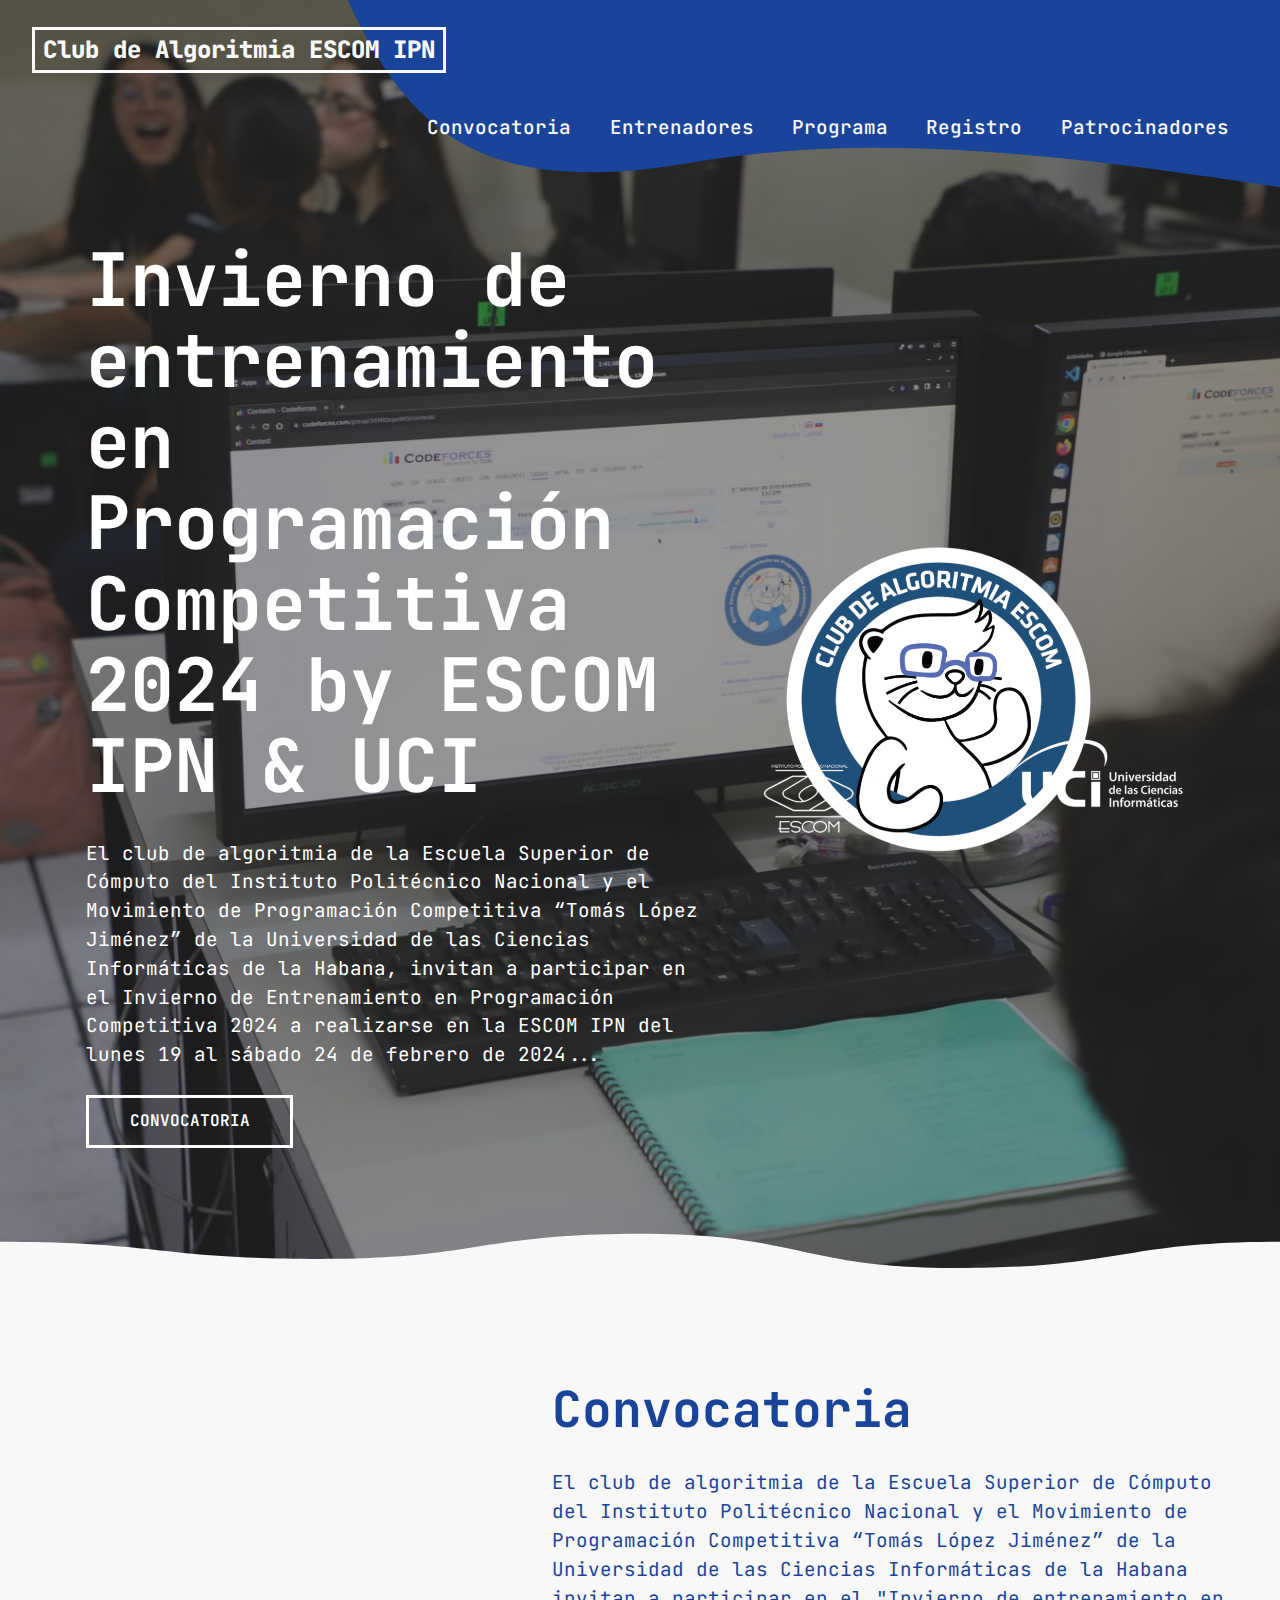
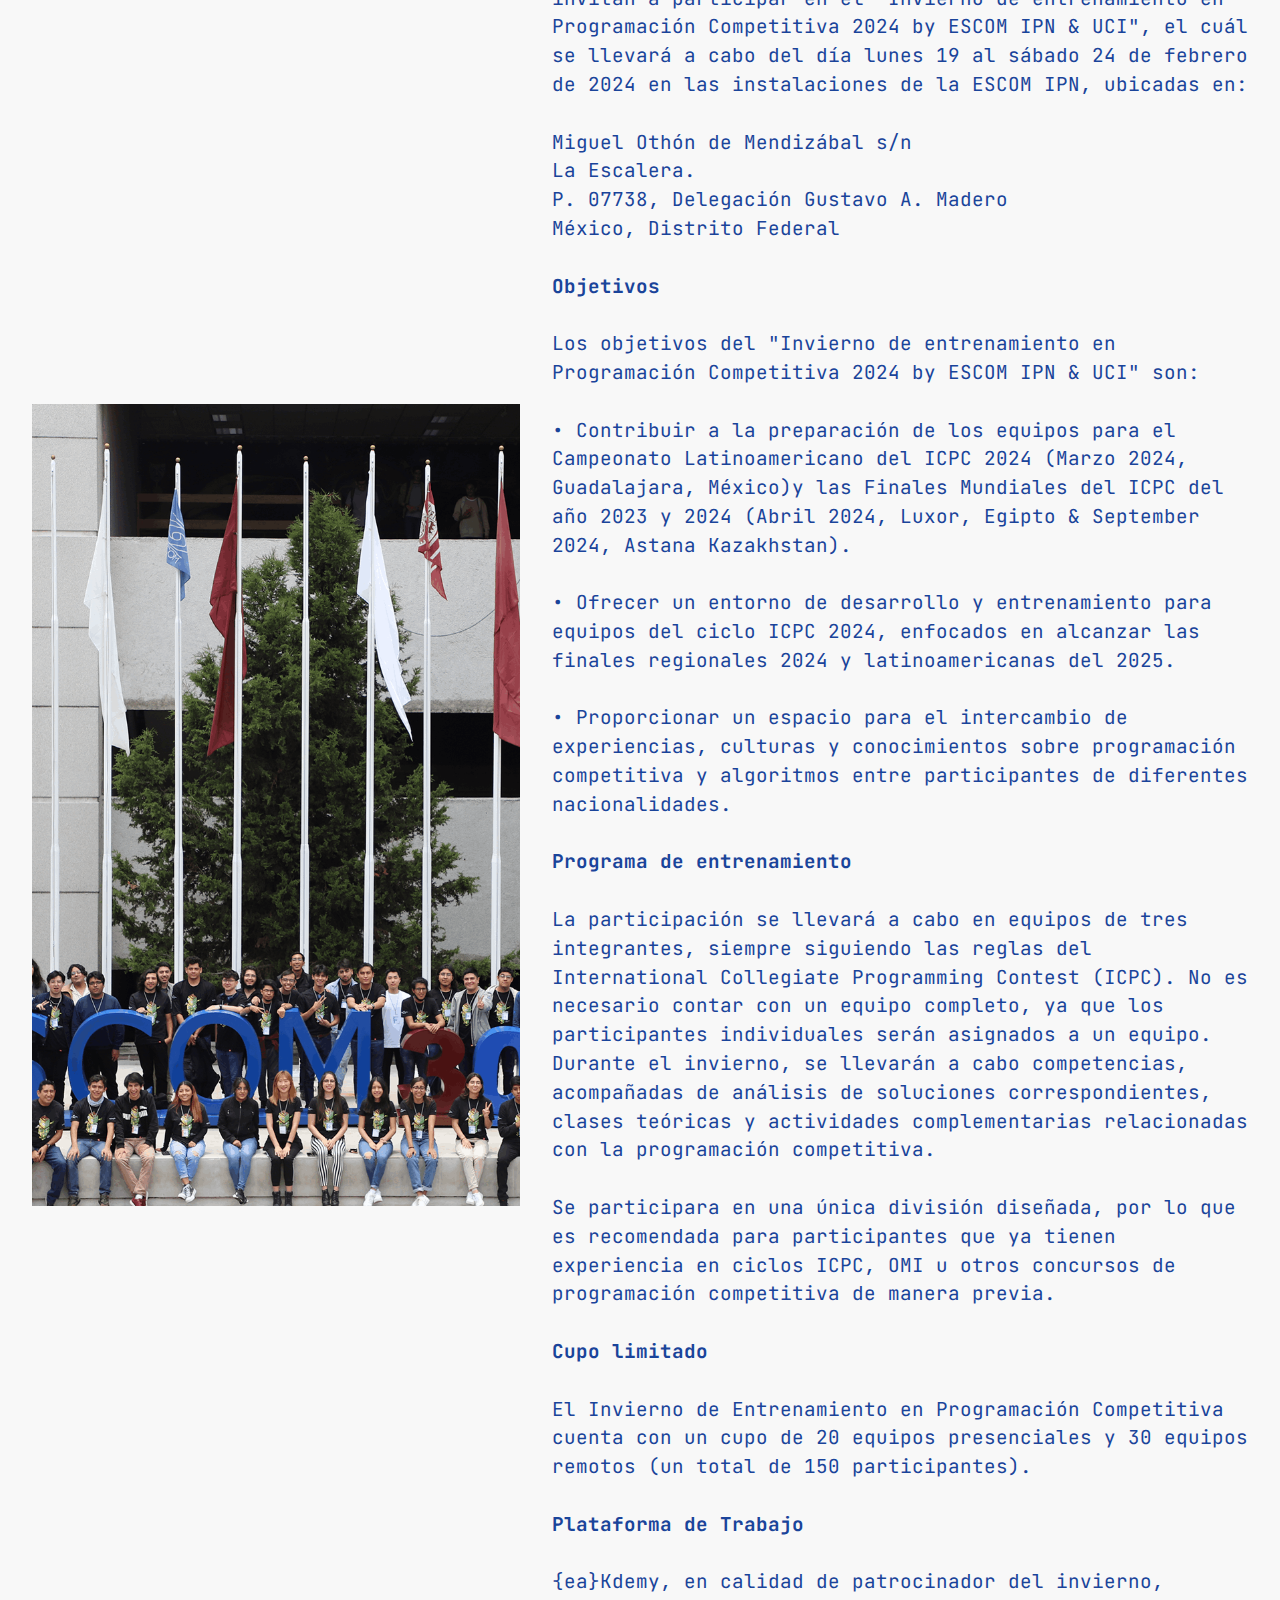
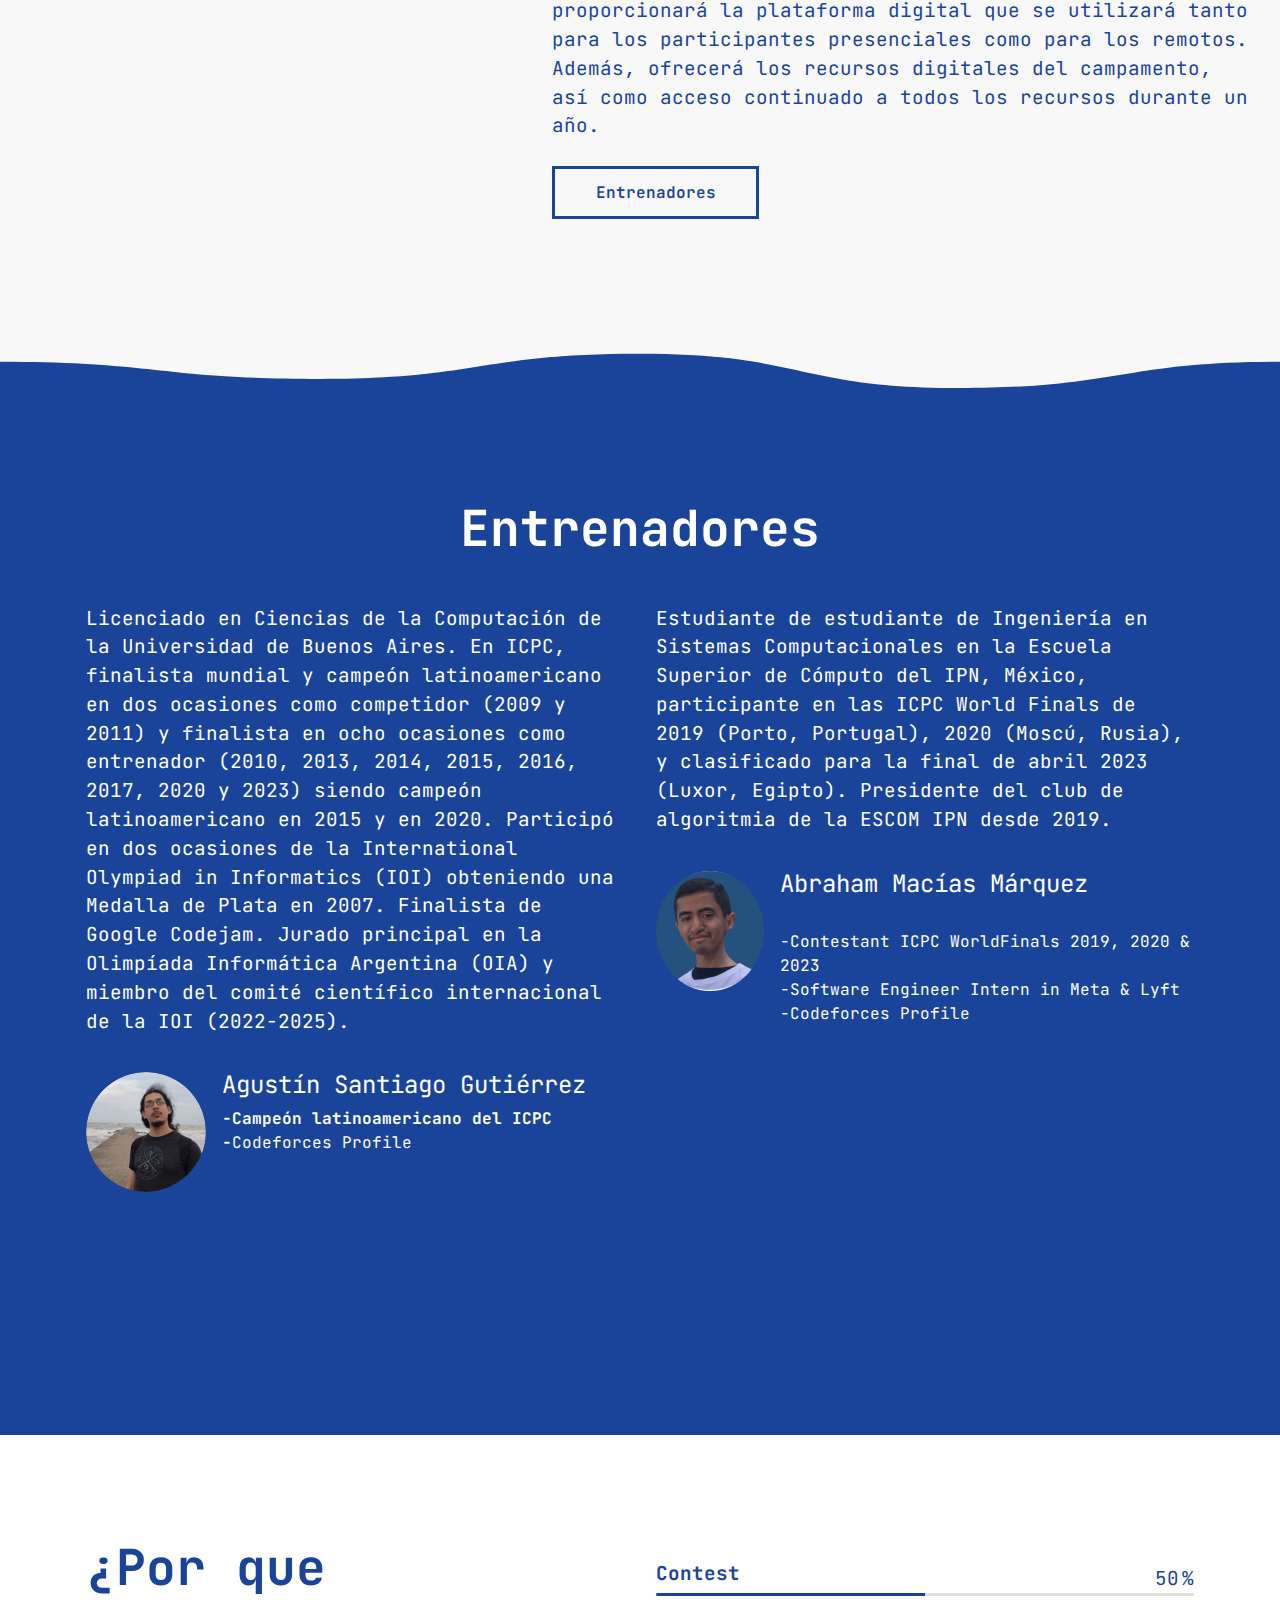
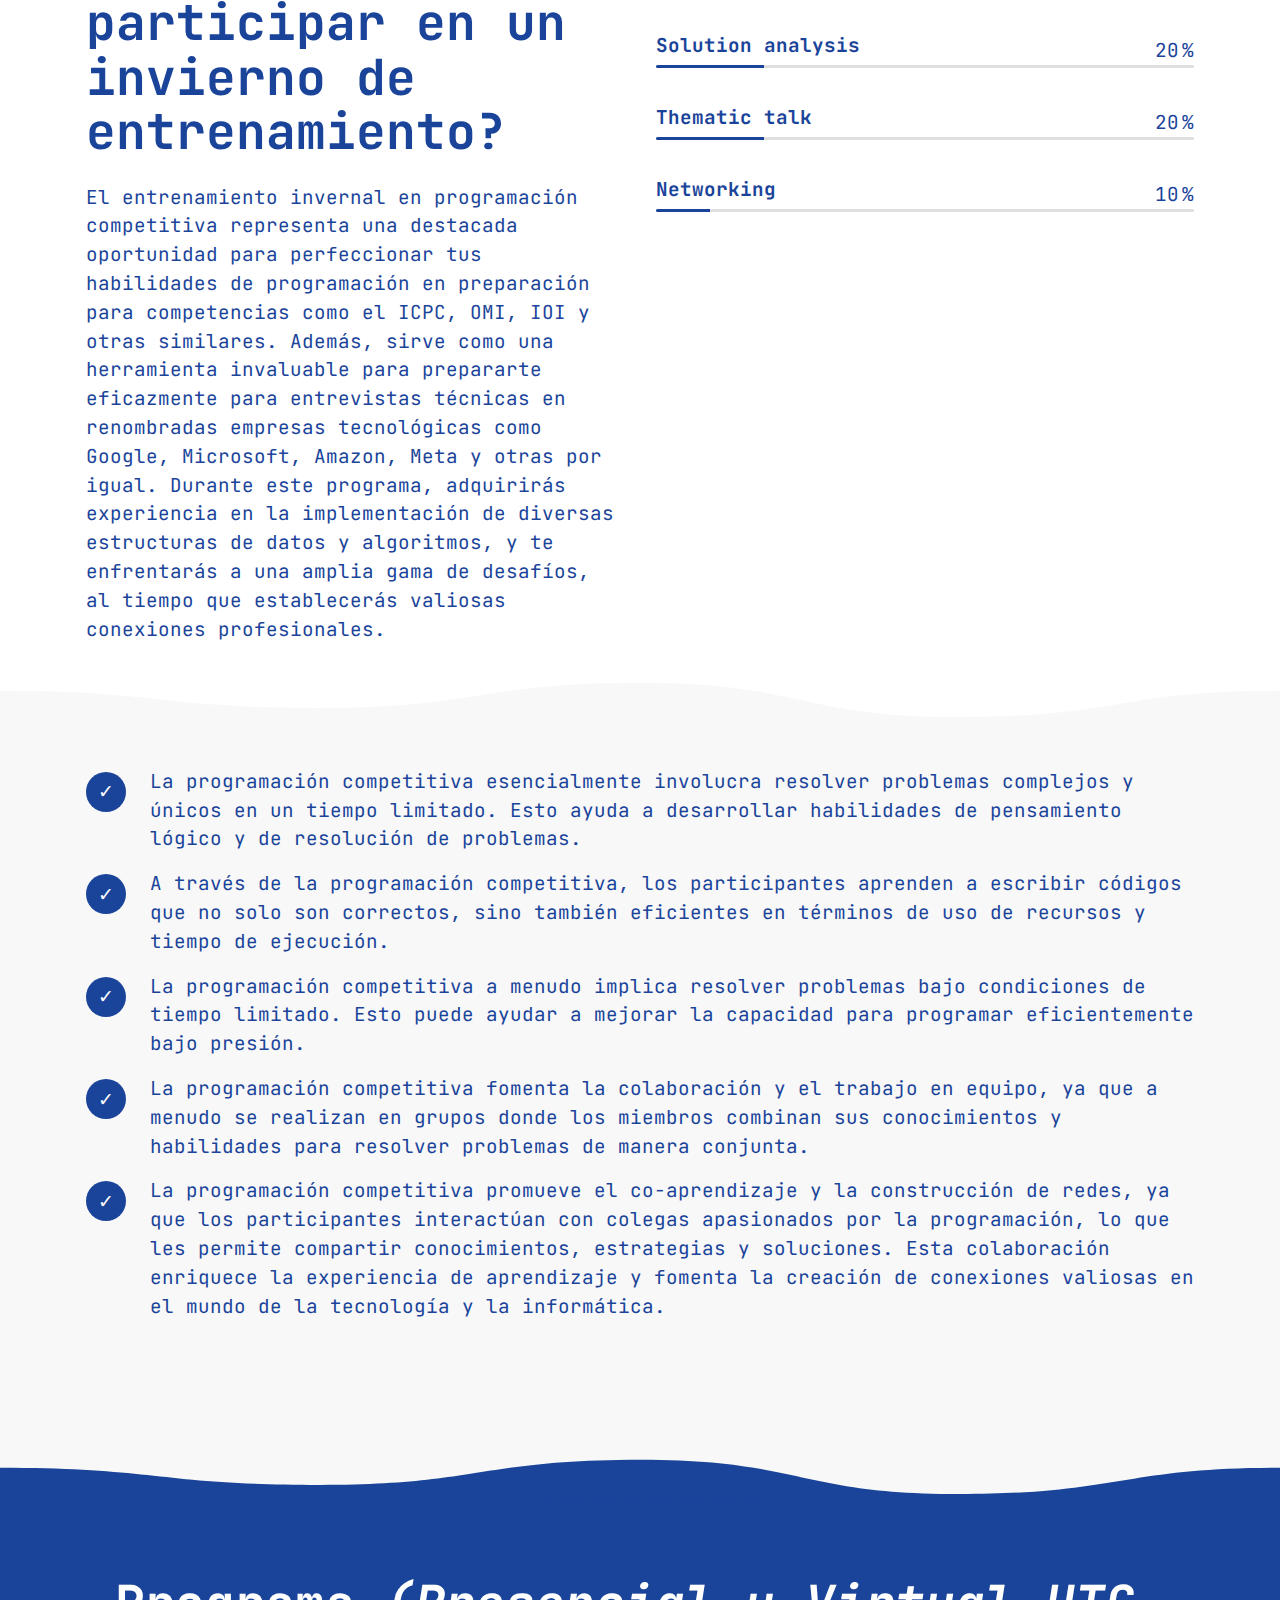
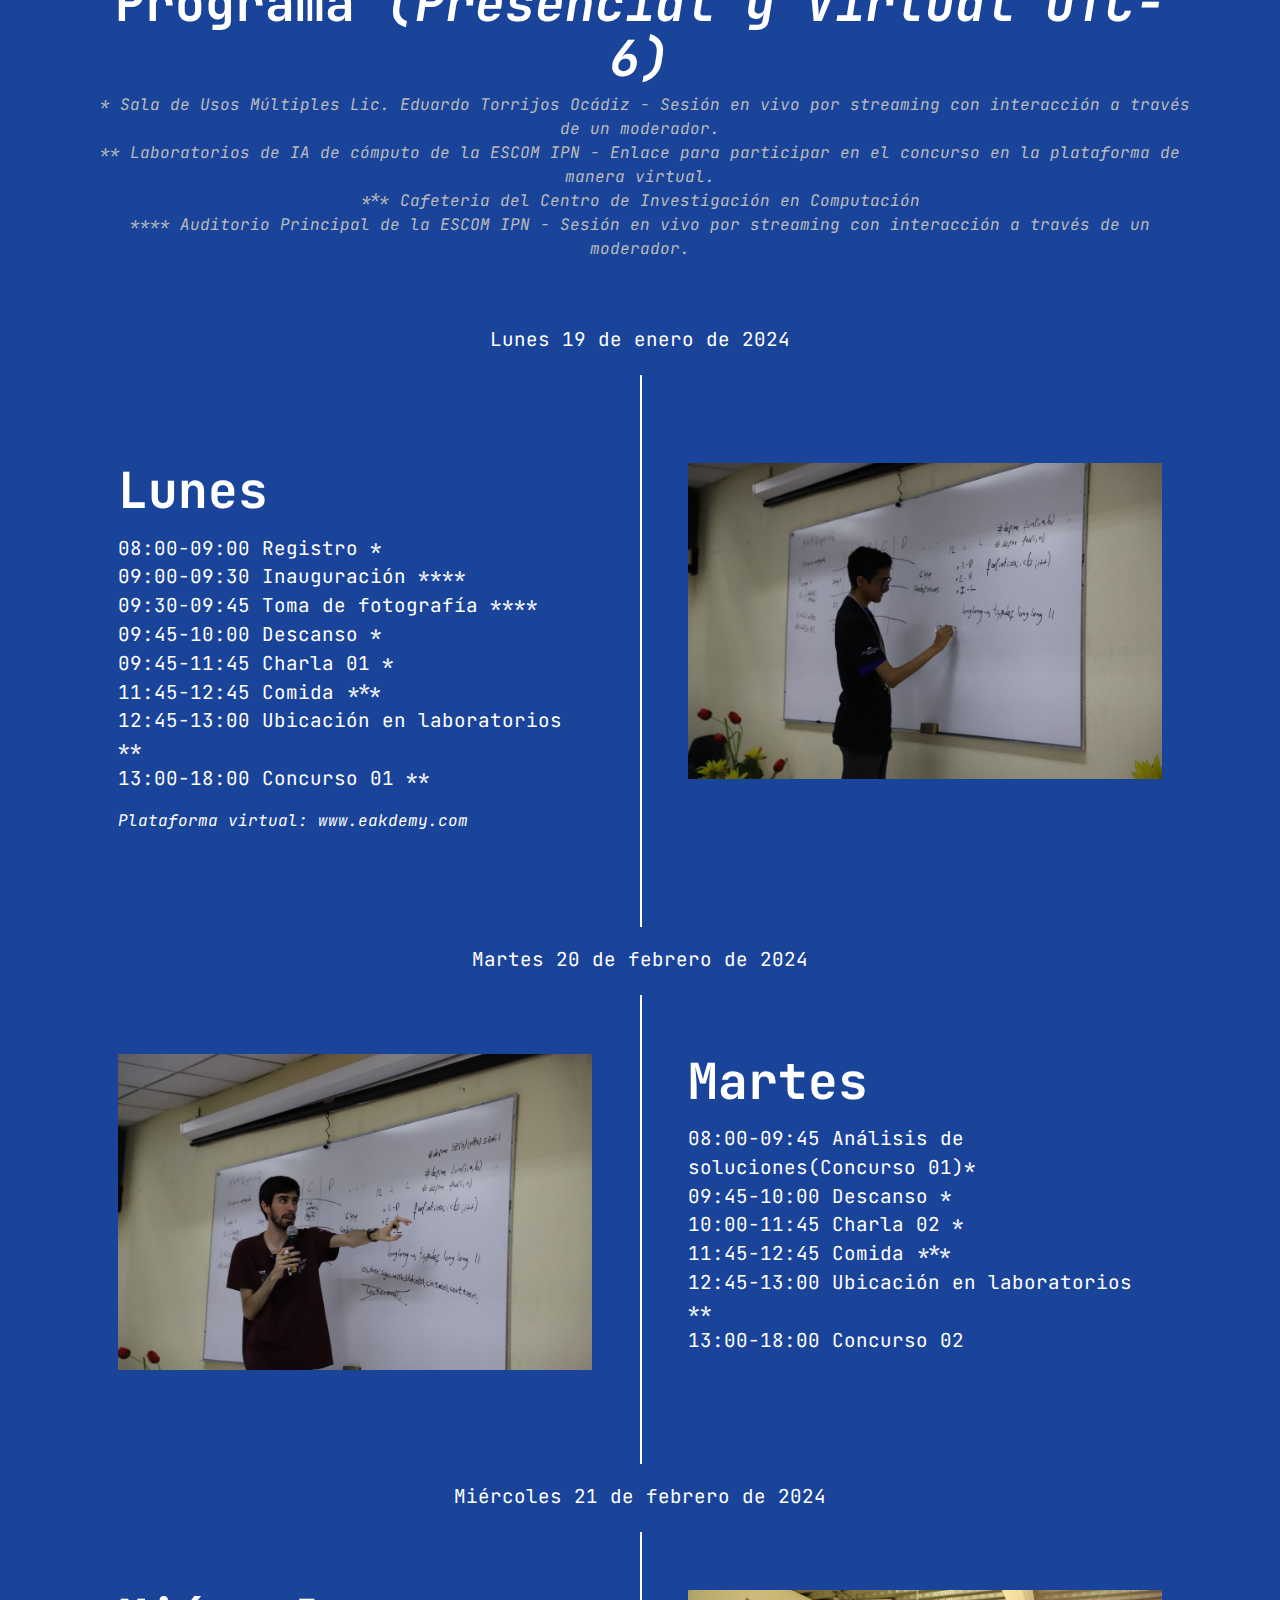
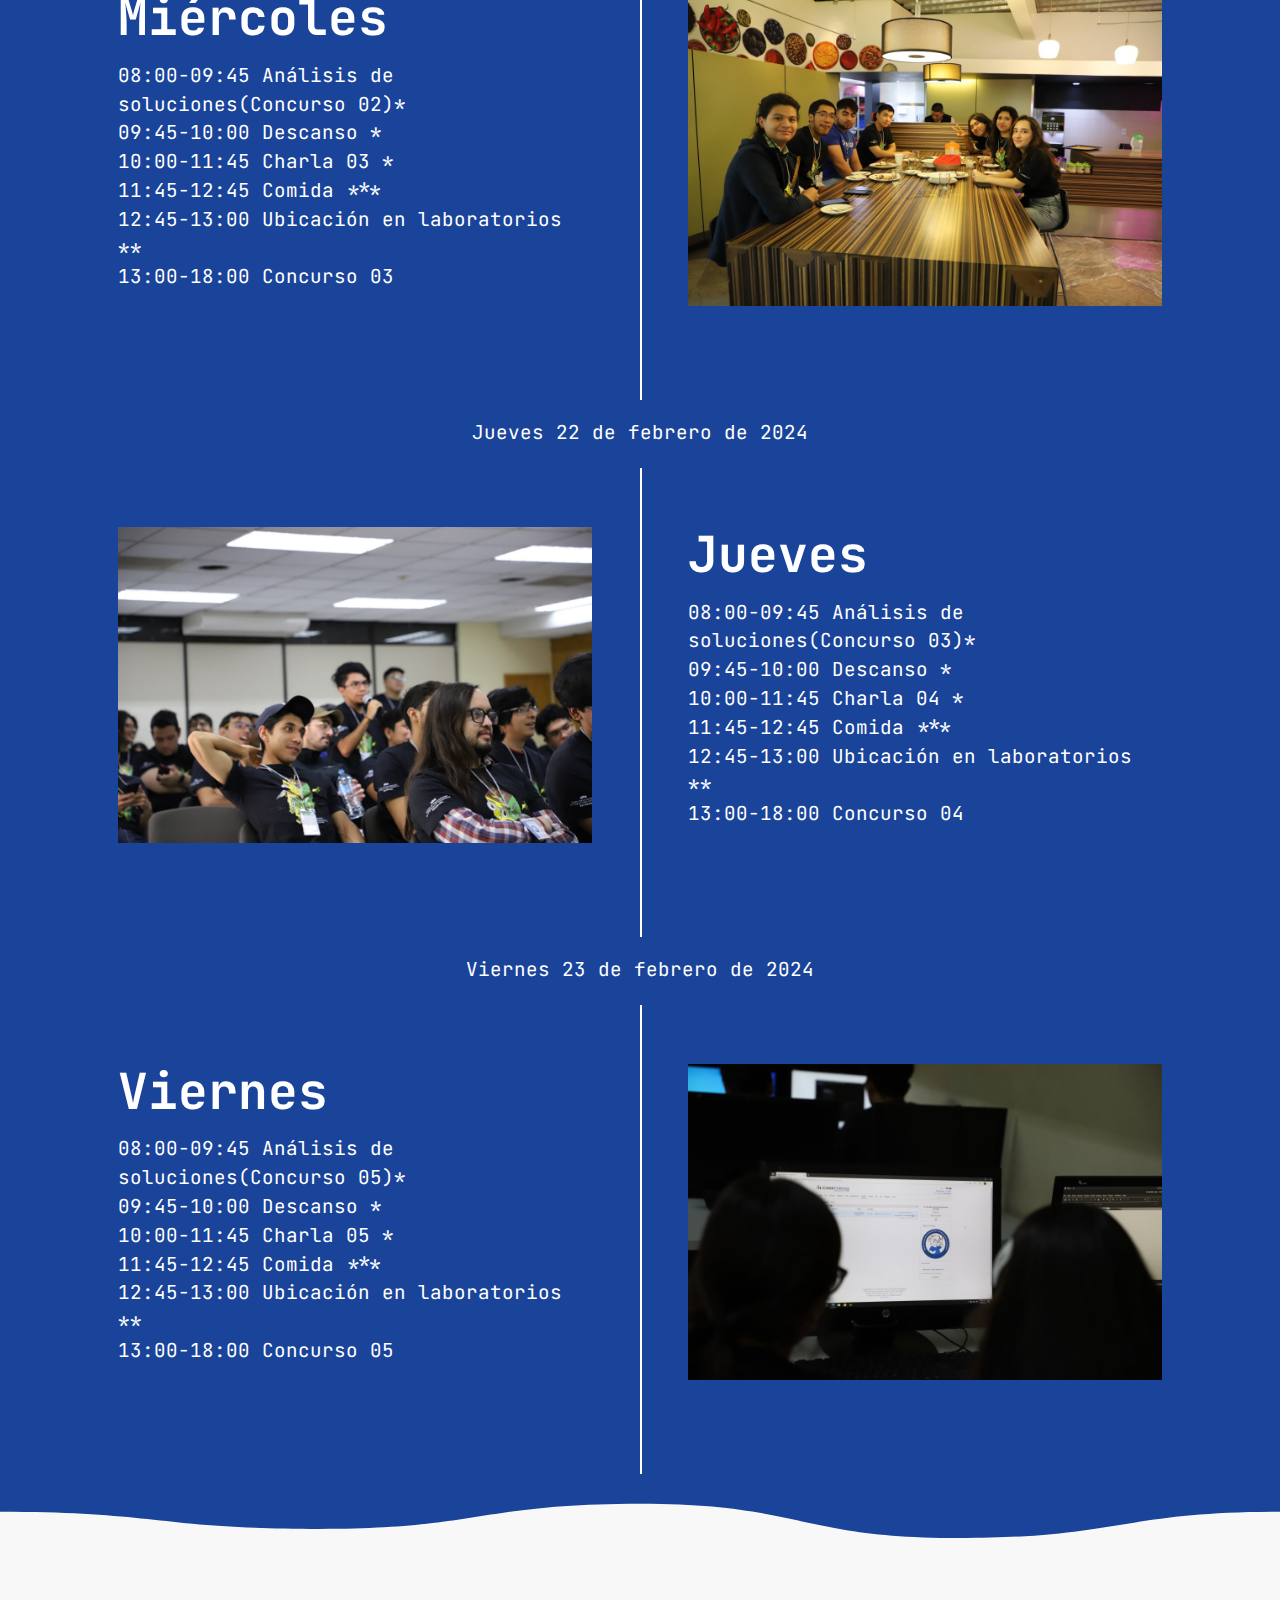
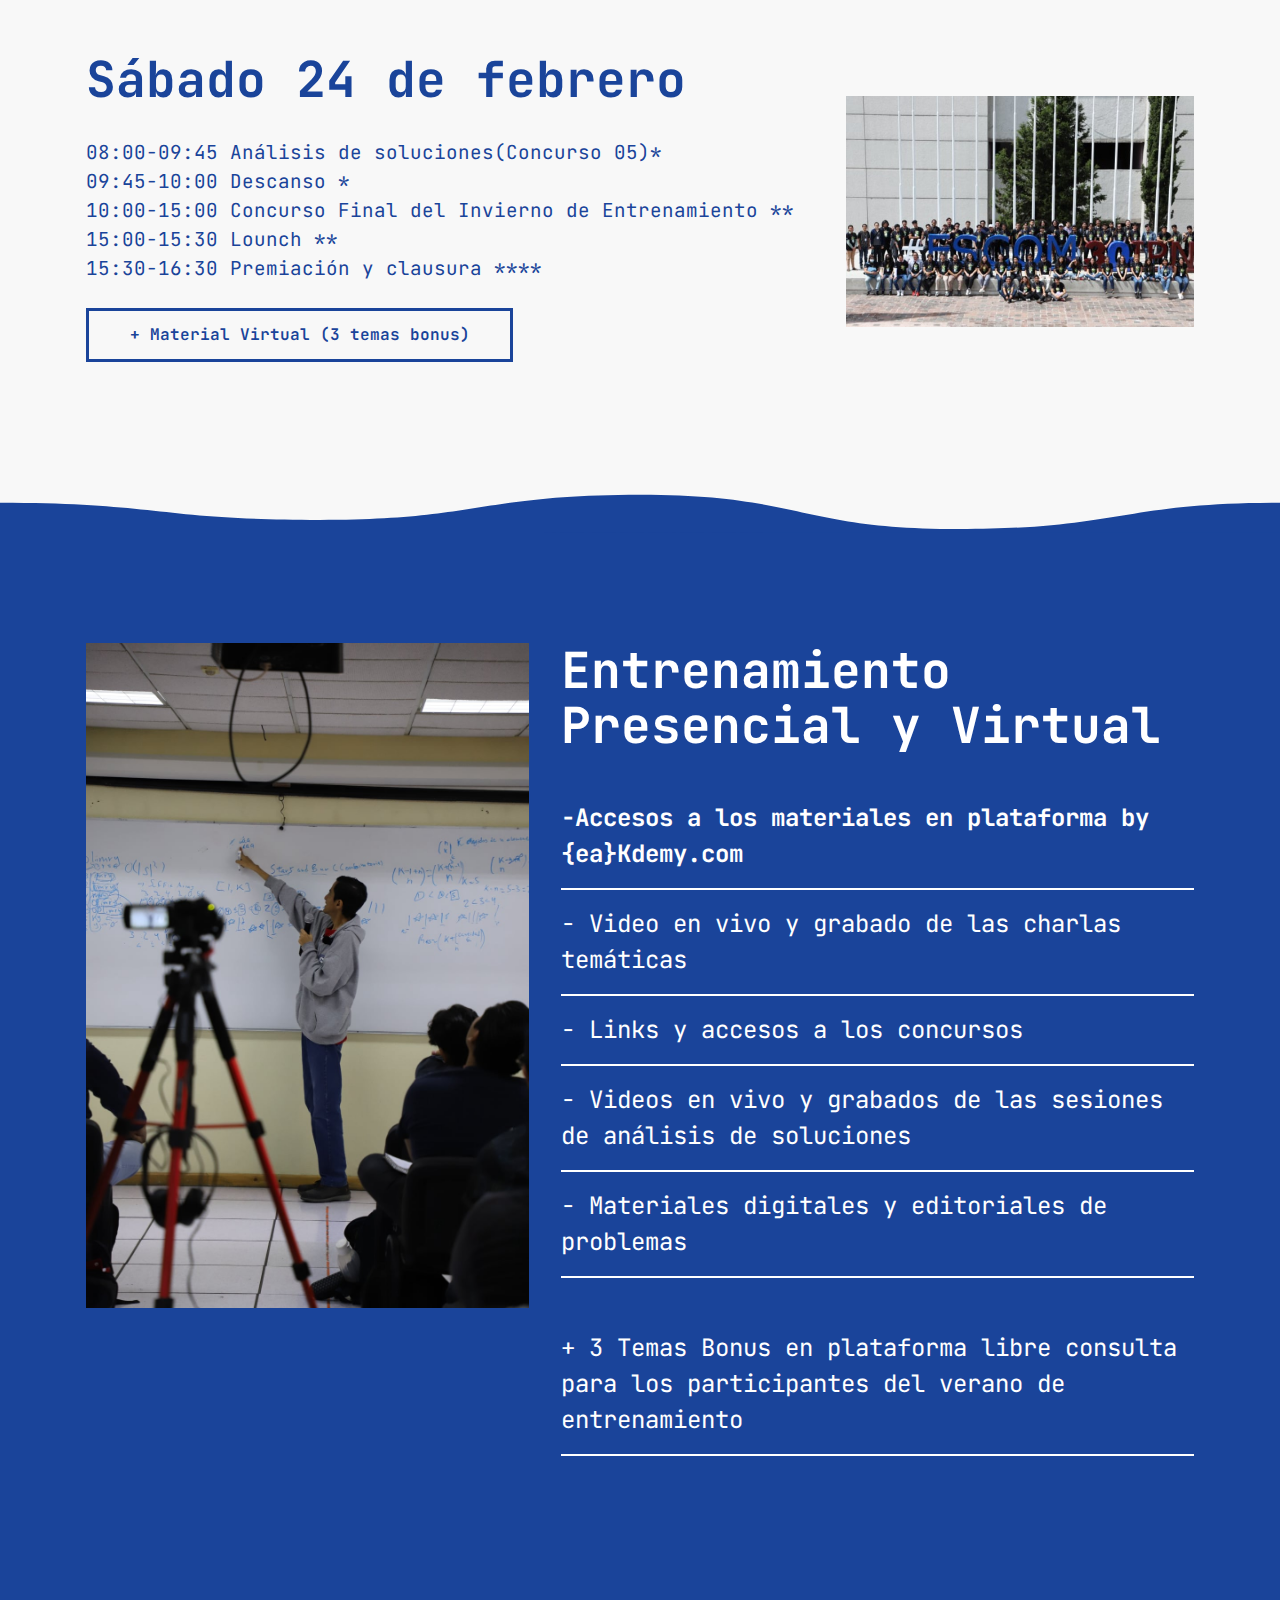
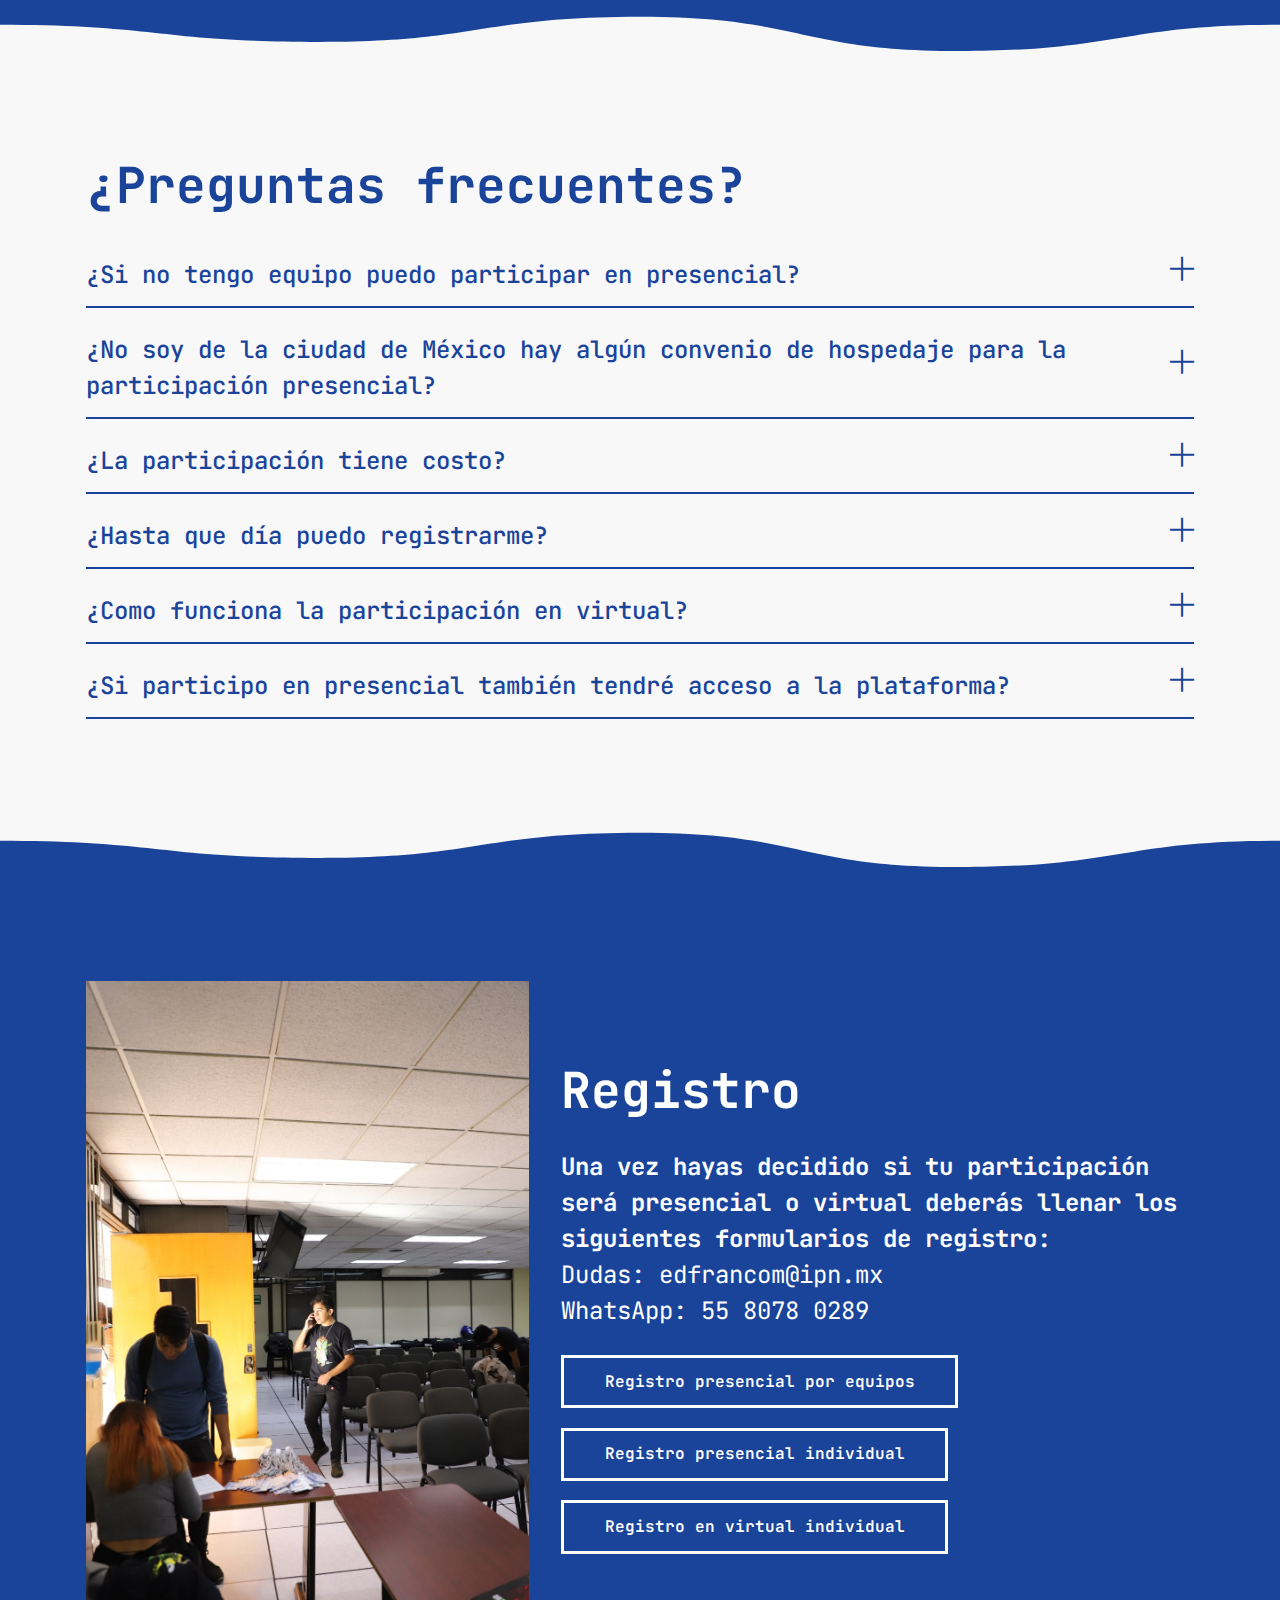
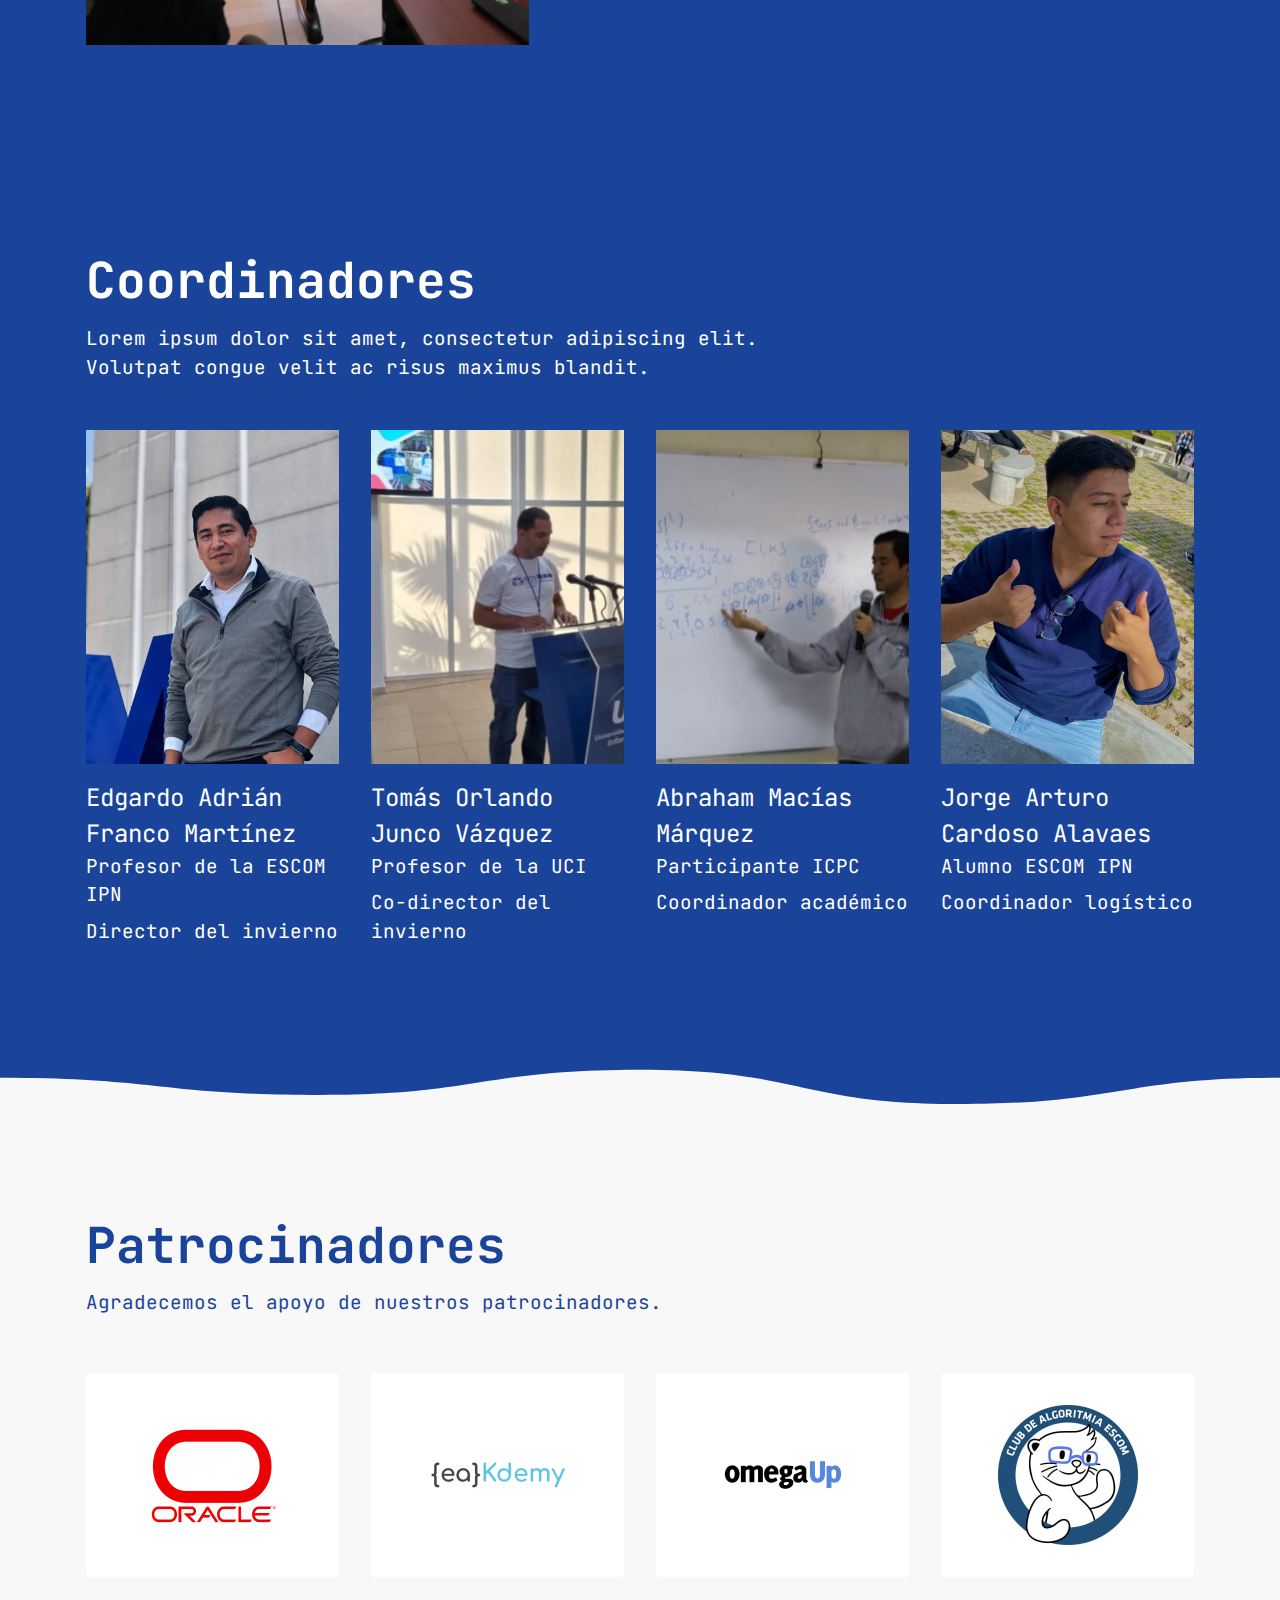
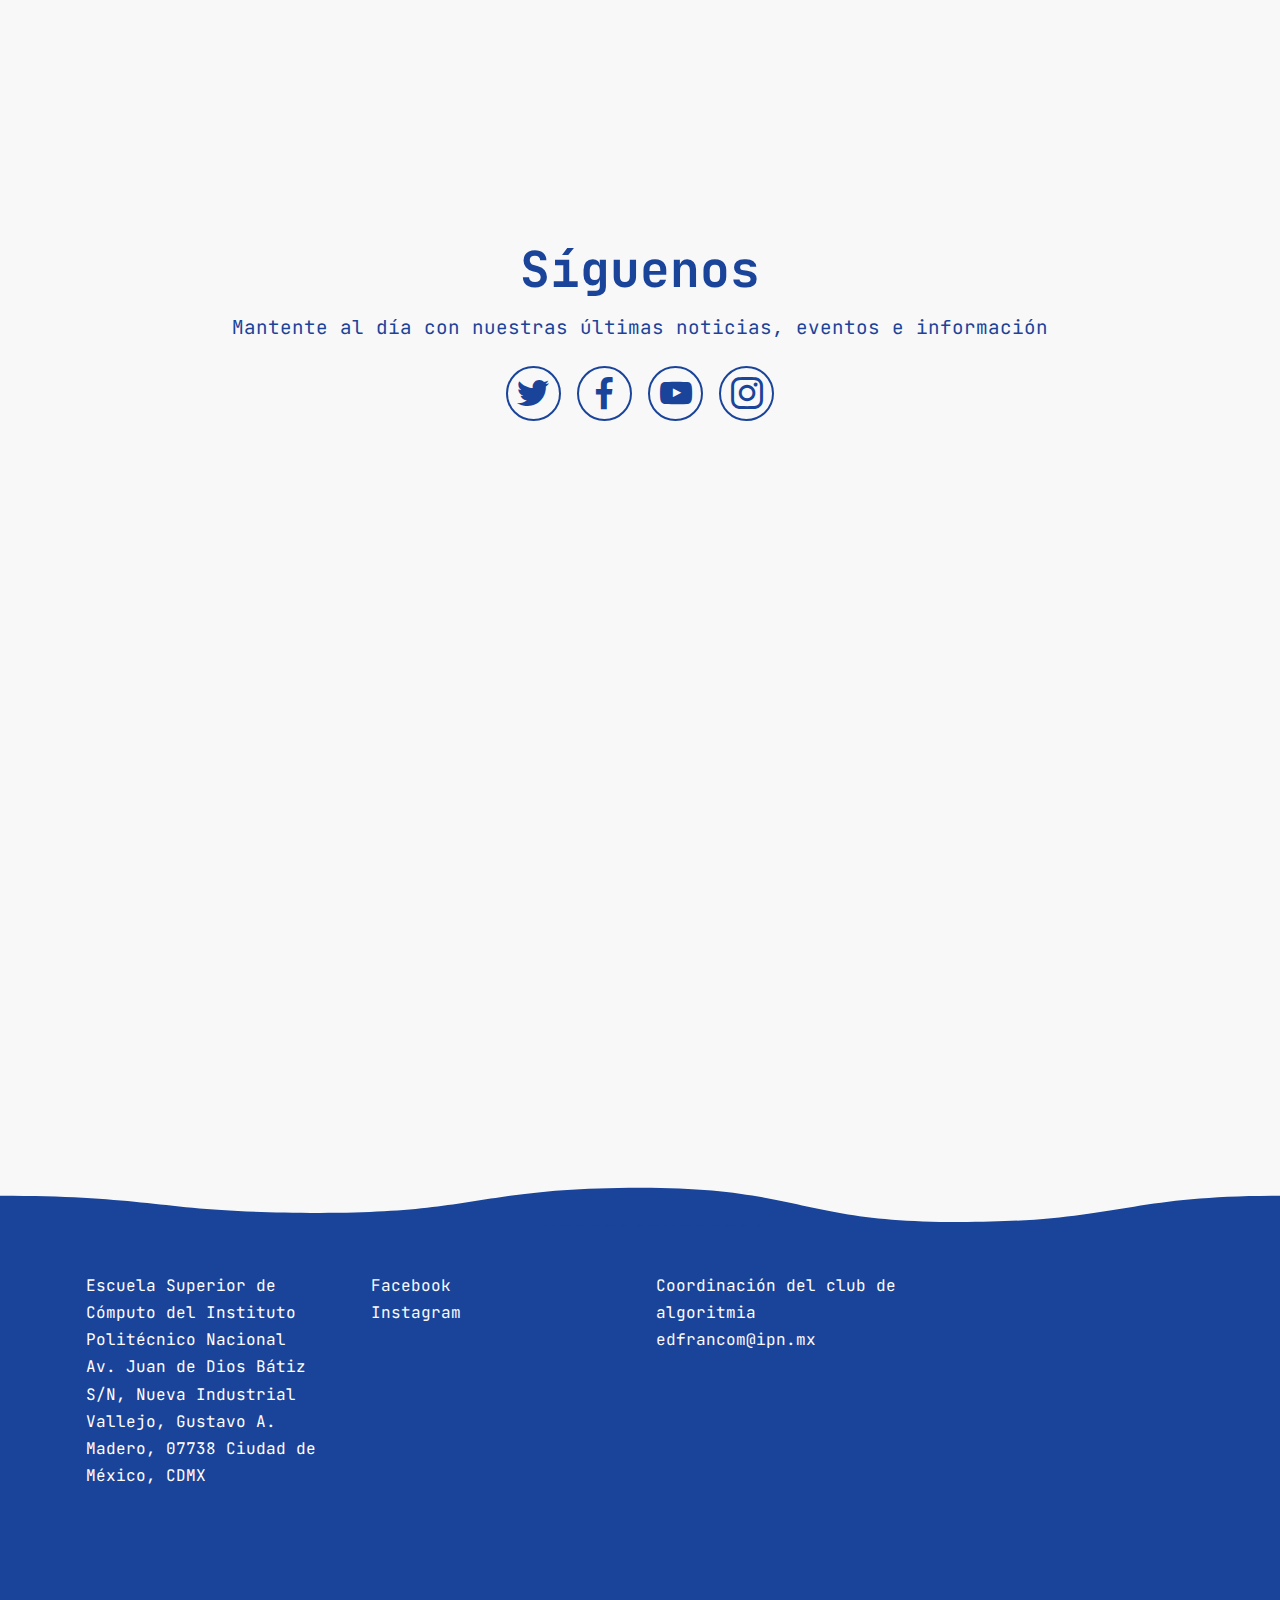
<file: raw/invierno2024/index.html>
<!DOCTYPE html>
<html  >
<head>
  
  <meta charset="UTF-8">
  <meta http-equiv="X-UA-Compatible" content="IE=edge">
  
  <meta name="viewport" content="width=device-width, initial-scale=1, minimum-scale=1">
  <link rel="shortcut icon" href="assets/images/logo-huron-circular-128x128.png" type="image/x-icon">
  <meta name="description" content="Convocatoria a participar en el "Invierno de entrenamiento en Programación Competitiva 2024 by ESCOM IPN & UCI", el cuál se llevará a cabo del día lunes 19 al sábado 24 de febrero de 2024 en las instalaciones de la ESCOM IPN...">
  
  
  <title>Invierno de entrenamiento en Programación Competitiva 2024 by ESCOM IPN & UCI</title>
  <link rel="stylesheet" href="assets/web/assets/mobirise-icons2/mobirise2.css">
  <link rel="stylesheet" href="assets/bootstrap/css/bootstrap.min.css">
  <link rel="stylesheet" href="assets/bootstrap/css/bootstrap-grid.min.css">
  <link rel="stylesheet" href="assets/bootstrap/css/bootstrap-reboot.min.css">
  <link rel="stylesheet" href="assets/parallax/jarallax.css">
  <link rel="stylesheet" href="assets/dropdown/css/style.css">
  <link rel="stylesheet" href="assets/socicon/css/styles.css">
  <link rel="stylesheet" href="assets/theme/css/style.css">
  <link rel="preload" href="https://fonts.googleapis.com/css?family=JetBrains+Mono:100,200,300,400,500,600,700,800,100i,200i,300i,400i,500i,600i,700i,800i&display=swap" as="style" onload="this.onload=null;this.rel='stylesheet'">
  <noscript><link rel="stylesheet" href="https://fonts.googleapis.com/css?family=JetBrains+Mono:100,200,300,400,500,600,700,800,100i,200i,300i,400i,500i,600i,700i,800i&display=swap"></noscript>
  <link rel="preload" as="style" href="assets/mobirise/css/mbr-additional.css?v=9OyIQY"><link rel="stylesheet" href="assets/mobirise/css/mbr-additional.css?v=9OyIQY" type="text/css">

  
  
  

</head>
<body>
  
  <section data-bs-version="5.1" class="menu menu1 cid-sBTUWB1imE" once="menu" id="menu1-1">
    

    <nav class="navbar navbar-dropdown navbar-expand-lg">
        <div class="container">
            <div class="navbar-brand">
                
                <span class="navbar-caption-wrap"><a class="navbar-caption text-white text-primary display-5" href="index.html#header01-0">Club de Algoritmia ESCOM IPN</a></span>
            </div>
            <button class="navbar-toggler" type="button" data-toggle="collapse" data-bs-toggle="collapse" data-target="#navbarSupportedContent" data-bs-target="#navbarSupportedContent" aria-controls="navbarNavAltMarkup" aria-expanded="false" aria-label="Toggle navigation">
                <div class="hamburger">
                    <span></span>
                    <span></span>
                    <span></span>
                    <span></span>
                </div>
            </button>
            <div class="collapse navbar-collapse" id="navbarSupportedContent">
                <ul class="navbar-nav nav-dropdown nav-right" data-app-modern-menu="true"><li class="nav-item"><a class="nav-link link text-white text-primary display-7" href="index.html#content01-4">Convocatoria</a></li>
                    <li class="nav-item"><a class="nav-link link text-white text-primary display-7" href="index.html#testimonials02-0" aria-expanded="false">Entrenadores</a></li>
                    <li class="nav-item"><a class="nav-link link text-white text-primary display-7" href="index.html#timeline02-a">Programa</a></li>
                    <li class="nav-item"><a class="nav-link link text-white text-primary display-7" href="index.html#team03-j">Registro</a>
                    </li><li class="nav-item"><a class="nav-link link text-white text-primary display-7" href="index.html#clients02-e">Patrocinadores</a></li></ul>
                
                
            </div>
        </div>
    </nav>
</section>

<section data-bs-version="5.1" class="header1 cid-sBTUWbBvMs" id="header01-0">
    
    <div class="mbr-overlay" style="opacity: 0.5; background-color: rgb(53, 53, 53);"></div>
    <svg xmlns="http://www.w3.org/2000/svg" viewBox="0 0 1600 900" width="1600" height="900" class="lottie__svg" preserveAspectRatio="none">
        <defs>
            <clipPath id="__lottie_element_56">
                <rect width="1600" height="900" x="0" y="0"></rect>
            </clipPath>
        </defs>
        <g clip-path="url(#__lottie_element_56)">
            <g transform="matrix(1,0,0,1,1389.843017578125,-225.20799255371094)" opacity="1" style="display: block;">
                <g opacity="1" transform="matrix(1,0,0,1,0,0)">
                    <path fill="rgb(255,237,168)" fill-opacity="1" d=" M-419.624755859375,415.6952209472656 C17.504684448242188,354.5908203125 503.072998046875,568.8040161132812 708.1630249023438,382.1440124511719 C913.2529907226562,195.4739990234375 407.1830139160156,25.333999633789062 407.1830139160156,-114.36599731445312 C407.1830139160156,-283.6960144042969 431.1730041503906,-345.0660095214844 316.9930114746094,-426.3559875488281 C146.18299865722656,-547.9760131835938 69.49299621582031,-405.5559997558594 -319.84698486328125,-361.5459899902344 C-641.4569702148438,-325.1860046386719 -1008.0747680664062,-305.5247802734375 -870.084716796875,-3.934781312942505 C-732.0947265625,297.65521240234375 -740.6259765625,460.5013732910156 -419.624755859375,415.6952209472656z">
                    </path>
                </g>
            </g>
        </g>
    </svg>
    <div class="container">
        <div class="row justify-content-center">
            <div class="col-12 col-md-12 col-lg-5 m-auto">
                <div class="image-wrapper md-pb">
                    <img class="w-100" src="assets/images/logo-invierno2024-998x998.png" alt="">
                </div>
            </div>
            <div class="col-12 col-md-12 col-lg m-auto">
                <div class="text-wrapper align-left">
                    <h1 class="mbr-section-title mbr-fonts-style mb-4 display-1"><strong>Invierno de entrenamiento en Programación Competitiva 2024 by ESCOM IPN &amp; UCI</strong></h1>
                    <p class="mbr-text mbr-fonts-style display-7">
                        El club de algoritmia de la Escuela Superior de Cómputo del Instituto Politécnico Nacional y el Movimiento de Programación Competitiva “Tomás López Jiménez” de la Universidad de las Ciencias Informáticas de la Habana, invitan a participar en el Invierno de Entrenamiento en Programación Competitiva 2024 a realizarse en la ESCOM IPN del lunes 19 al sábado 24 de febrero de 2024...</p>
                    <div class="mbr-section-btn mt-3"><a class="btn btn-lg btn-white-outline display-4" href="index.html#content01-4">CONVOCATORIA</a></div>
                </div>
            </div>
        </div>
    </div>
</section>

<section data-bs-version="5.1" class="content1 cid-sBUf7bgybF" id="content01-4">
    
    
    <svg class="svg-top" version="1.1" xmlns="http://www.w3.org/2000/svg" xmlns:xlink="http://www.w3.org/1999/xlink" x="0px" y="0px" viewBox="0 0 1600 40" style="enable-background:new 0 0 1600 40;" preserveAspectRatio="none">
        <style type="text/css">
            .st0 
        </style>
        <path class="st0" d="M-1,15.7c200.1,0,200.7,13.8,400.9,13.8C600,29.5,600.4,9.3,800.5,9.3S998.8,36.8,1199,36.8
	s201.9-21.1,402-21.1v24.1L-1,40V15.7z"></path>
    </svg>
    <div class="container-fluid">
        <div class="row justify-content-center">
            <div class="col-12 col-md-12 col-lg-5 image-wrapper m-auto">
                <img class="w-100 md-pb" src="assets/images/convocatoria-1-730x1200.png" alt="">
            </div>
            <div class="col-12 col-md-12 col-lg m-auto">
                <div class="text-wrapper align-left">
                    <h1 class="mbr-section-title mbr-fonts-style mb-4 display-2"><strong>Convocatoria</strong></h1>
                    <p class="mbr-text mbr-fonts-style display-7">El club de algoritmia de la Escuela Superior de Cómputo del Instituto Politécnico Nacional y el Movimiento de Programación Competitiva “Tomás López Jiménez” de la Universidad de las Ciencias Informáticas de la Habana invitan a participar en el "Invierno de entrenamiento en Programación Competitiva 2024 by ESCOM IPN &amp; UCI", el cuál se llevará a cabo del día lunes 19 al sábado 24 de febrero de 2024 en las instalaciones de la ESCOM IPN, ubicadas en:
<br>
<br>Miguel Othón de Mendizábal s/n
<br>La Escalera.
<br>P. 07738, Delegación Gustavo A. Madero
<br>México, Distrito Federal<br><br><strong>Objetivos&nbsp;</strong><br><br>Los objetivos del "Invierno de entrenamiento en Programación Competitiva 2024 by ESCOM IPN &amp; UCI" son:<br>
<br>•	Contribuir a la preparación de los equipos para el Campeonato Latinoamericano del ICPC 2024 (Marzo 2024, Guadalajara, México)y las Finales Mundiales del ICPC del año 2023 y 2024 (Abril 2024, Luxor, Egipto &amp; September 2024, Astana Kazakhstan).
<br><br>•	Ofrecer un entorno de desarrollo y entrenamiento para equipos del ciclo ICPC 2024, enfocados en alcanzar las finales regionales 2024 y latinoamericanas del 2025.
<br><br>•	Proporcionar un espacio para el intercambio de experiencias, culturas y conocimientos sobre programación competitiva y algoritmos entre participantes de diferentes nacionalidades.
<br>
<br><strong>Programa de entrenamiento<br></strong>
<br>La participación se llevará a cabo en equipos de tres integrantes, siempre siguiendo las reglas del International Collegiate Programming Contest (ICPC). No es necesario contar con un equipo completo, ya que los participantes individuales serán asignados a un equipo. Durante el invierno, se llevarán a cabo competencias, acompañadas de análisis de soluciones correspondientes, clases teóricas y actividades complementarias relacionadas con la programación competitiva.<br>
<br>Se participara en una única división diseñada, por lo que es recomendada para participantes que ya tienen experiencia en ciclos ICPC, OMI u otros concursos de programación competitiva de manera previa.<br><br><strong>Cupo limitado
<br></strong>
<br>El Invierno de Entrenamiento en Programación Competitiva cuenta con un cupo de 20 equipos presenciales y 30 equipos remotos (un total de 150 participantes).<br><br><strong>Plataforma de Trabajo<br></strong><br>{ea}Kdemy, en calidad de patrocinador del invierno, proporcionará la plataforma digital que se utilizará tanto para los participantes presenciales como para los remotos. Además, ofrecerá los recursos digitales del campamento, así como acceso continuado a todos los recursos durante un año.<br></p>
                    <div class="mbr-section-btn mt-3"><a class="btn btn-lg btn-primary-outline display-4" href="index.html#testimonials02-0">Entrenadores</a></div>
                </div>
            </div>
        </div>
    </div>
</section>

<section data-bs-version="5.1" class="testimonials2 cid-tKiwt6xpZs" id="testimonials02-0">
    
    
    <div class="wave-container">
        <svg class="svg-top" version="1.1" xmlns="http://www.w3.org/2000/svg" xmlns:xlink="http://www.w3.org/1999/xlink" x="0px" y="0px" viewBox="0 0 1600 40" style="enable-background:new 0 0 1600 40;" preserveAspectRatio="none">
            <style type="text/css">
                .st0 
            </style>
            <path class="st0" d="M-1,15.7c200.1,0,200.7,13.8,400.9,13.8C600,29.5,600.4,9.3,800.5,9.3S998.8,36.8,1199,36.8
                s201.9-21.1,402-21.1v24.1L-1,40V15.7z"></path>
        </svg>
    </div>
    <div class="container">
        <h3 class="mbr-section-title mbr-fonts-style align-center mb-5 display-2">
            <strong>Entrenadores</strong></h3>
        <div class="row justify-content-center">
            <div class="card col-12 col-md-6">
                <p class="mbr-text mbr-fonts-style mb-4 display-7">Licenciado en Ciencias de la Computación de la Universidad de Buenos Aires. En ICPC, finalista mundial y campeón latinoamericano en dos ocasiones como competidor (2009 y 2011) y finalista en ocho ocasiones como entrenador (2010, 2013, 2014, 2015, 2016, 2017, 2020 y 2023) siendo campeón latinoamericano en 2015 y en 2020. Participó en dos ocasiones de la International Olympiad in Informatics (IOI) obteniendo una Medalla de Plata en 2007. Finalista de Google Codejam. Jurado principal en la Olimpíada Informática Argentina (OIA) y miembro del comité científico internacional de la IOI (2022-2025).</p>
                <div class="d-flex mb-md-0 mb-4">
                    <div class="image-wrapper">
                        <img src="assets/images/agustin-240x240.png" alt="">
                    </div>
                    <div class="text-wrapper my-auto">
                        <p class="name mbr-fonts-style mb-1 display-5">Agustín Santiago Gutiérrez</p>
                        <p class="position mbr-fonts-style display-4">
                            <strong>-Campeón latinoamericano del ICPC</strong><br><strong>-<a href="https://codeforces.com/profile/elsantodel90" class="text-white text-primary" target="_blank">Codeforces Profile</a><br></strong><strong><br></strong><br><br></p>
                    </div>
                </div>
            </div>
            <div class="card col-12 col-md-6">
                <p class="mbr-text mbr-fonts-style mb-4 display-7">Estudiante de estudiante de Ingeniería en Sistemas Computacionales en la Escuela Superior de Cómputo del IPN, México, participante en las ICPC World Finals  de 2019 (Porto, Portugal), 2020 (Moscú, Rusia), y clasificado para la final de abril 2023 (Luxor, Egipto). Presidente del club de algoritmia de la ESCOM IPN desde 2019.</p>
                <div class="d-flex mb-md-0 mb-4">
                    <div class="image-wrapper">
                        <img src="assets/images/abraham-240x240.png" alt="">
                    </div>
                    <div class="text-wrapper my-auto">
                        <p class="name mbr-fonts-style mb-1 display-5">Abraham Macías Márquez</p>
                        <p class="position mbr-fonts-style display-4"><strong><br></strong>-Contestant ICPC WorldFinals 2019, 2020 &amp; 2023
<br>-Software Engineer Intern in Meta &amp; Lyft
<br>-<a href="https://codeforces.com/profile/marckess" class="text-white" target="_blank">Codeforces Profile</a><br></p>
                    </div>
                </div>
            </div>
        </div>
    </div>
</section>

<section data-bs-version="5.1" class="progress-bars1 cid-sBUfD7LVU5 mbr-parallax-background" id="progress-bars01-8">

    

    <div class="mbr-overlay" style="opacity: 0.7; background-color: rgb(255, 255, 255);">
    </div>
    <svg class="svg-top" version="1.1" xmlns="http://www.w3.org/2000/svg" xmlns:xlink="http://www.w3.org/1999/xlink" x="0px" y="0px" viewBox="0 0 1600 40" style="enable-background:new 0 0 1600 40;" preserveAspectRatio="none">
        <style type="text/css">
            .st0 
        </style>
        <path class="st0" d="M-1,15.7c200.1,0,200.7,13.8,400.9,13.8C600,29.5,600.4,9.3,800.5,9.3S998.8,36.8,1199,36.8
	s201.9-21.1,402-21.1v24.1L-1,40V15.7z"></path>
    </svg>


    <div class="container">


        <div class="row">
            <div class="col-md-12 col-lg-6 text-elements pb-4 md-pb">
                
                <h4 class="section-content-title pb-3 align-left mbr-fonts-style display-2"><strong>¿Por que participar en un invierno de entrenamiento?</strong></h4>
                <p class="section-content-text align-left mbr-fonts-style display-7">El entrenamiento invernal en programación competitiva representa una destacada oportunidad para perfeccionar tus habilidades de programación en preparación para competencias como el ICPC, OMI, IOI y otras similares. Además, sirve como una herramienta invaluable para prepararte eficazmente para entrevistas técnicas en renombradas empresas tecnológicas como Google, Microsoft, Amazon, Meta y otras por igual. Durante este programa, adquirirás experiencia en la implementación de diversas estructuras de datos y algoritmos, y te enfrentarás a una amplia gama de desafíos, al tiempo que establecerás valiosas conexiones profesionales.</p>
            </div>
            <div class="progress_elements col-md-12 col-lg-6 pt-4">
                <div class="progress1 pb-5">
                    <div class="title-wrap">
                        <div class="progressbar-title mbr-fonts-style display-7">
                            <p><strong>Contest</strong><br></p>
                        </div>
                        <div class="progress_value mbr-fonts-style display-7">
                            <div class="progressbar-number">
                            </div>
                            <span>%</span>
                        </div>
                    </div>
                    <progress class="progress progress-primary " max="100" value="50">
                    </progress>
                </div>

                <div class="progress2 pb-5">
                    <div class="title-wrap">
                        <div class="progressbar-title mbr-fonts-style display-7">
                            <p><strong>Solution analysis</strong><br></p>
                        </div>
                        <div class="progress_value mbr-fonts-style display-7">
                            <div class="progressbar-number">
                            </div>
                            <span>%</span>
                        </div>
                    </div>
                    <progress class="progress progress-primary" max="100" value="20">
                    </progress>
                </div>

                <div class="progress3 pb-5">
                    <div class="title-wrap">
                        <div class="progressbar-title mbr-fonts-style display-7">
                            <p><strong>Thematic talk</strong><br></p>
                        </div>
                        <div class="progress_value mbr-fonts-style display-7">
                            <div class="progressbar-number">
                            </div>
                            <span>%</span>
                        </div>
                    </div>
                    <progress class="progress progress-primary" max="100" value="20">
                    </progress>
                </div>

                <div class="progress4 pb-5">
                    <div class="title-wrap">
                        <div class="progressbar-title mbr-fonts-style display-7">
                            <p><strong>Networking&nbsp;</strong><br></p>
                        </div>
                        <div class="progress_value mbr-fonts-style display-7">
                            <div class="progressbar-number">
                            </div>
                            <span>%</span>
                        </div>
                    </div>
                    <progress class="progress progress-primary" max="100" value="10">
                    </progress>
                </div>

                
            </div>
        </div>
    </div>
</section>

<section data-bs-version="5.1" class="list1 cid-sBUfSVK3HR" id="list01-b">
    
    <svg class="svg-top" version="1.1" xmlns="http://www.w3.org/2000/svg" xmlns:xlink="http://www.w3.org/1999/xlink" x="0px" y="0px" viewBox="0 0 1600 40" style="enable-background:new 0 0 1600 40;" preserveAspectRatio="none">
        <style type="text/css">
            .st0 
        </style>
        <path class="st0" d="M-1,15.7c200.1,0,200.7,13.8,400.9,13.8C600,29.5,600.4,9.3,800.5,9.3S998.8,36.8,1199,36.8
	s201.9-21.1,402-21.1v24.1L-1,40V15.7z"></path>
    </svg>
    <div class="container">
        <div class="row justify-content-center">
            <div class="counter-container col-md-12 col-lg-12">
                
                <div class="mbr-text mbr-fonts-style display-7">
                    <ul>
                        <li><span style="font-size: 1.2rem;">La programación competitiva esencialmente involucra resolver problemas complejos y únicos en un tiempo limitado. Esto ayuda a desarrollar habilidades de pensamiento lógico y de resolución de problemas.</span></li><li><span style="font-size: 1.2rem;">A través de la programación competitiva, los participantes aprenden a escribir códigos que no solo son correctos, sino también eficientes en términos de uso de recursos y tiempo de ejecución.</span></li><li><span style="font-size: 1.2rem;">La programación competitiva a menudo implica resolver problemas bajo condiciones de tiempo limitado. Esto puede ayudar a mejorar la capacidad para programar eficientemente bajo presión.
</span></li><li><span style="font-size: 1.2rem;">La programación competitiva fomenta la colaboración y el trabajo en equipo, ya que a menudo se realizan en grupos donde los miembros combinan sus conocimientos y habilidades para resolver problemas de manera conjunta.</span></li><li>La programación competitiva promueve el co-aprendizaje y la construcción de redes, ya que los participantes interactúan con colegas apasionados por la programación, lo que les permite compartir conocimientos, estrategias y soluciones. Esta colaboración enriquece la experiencia de aprendizaje y fomenta la creación de conexiones valiosas en el mundo de la tecnología y la informática.</li>
                    </ul>
                </div>
            </div>
        </div>
    </div>
</section>

<section data-bs-version="5.1" class="timeline2 cid-sBUfR1pTVP" id="timeline02-a">
    
    
    <svg class="svg-top" version="1.1" xmlns="http://www.w3.org/2000/svg" xmlns:xlink="http://www.w3.org/1999/xlink" x="0px" y="0px" viewBox="0 0 1600 40" style="enable-background:new 0 0 1600 40;" preserveAspectRatio="none">
        <style type="text/css">
            .st0 
        </style>
        <path class="st0" d="M-1,15.7c200.1,0,200.7,13.8,400.9,13.8C600,29.5,600.4,9.3,800.5,9.3S998.8,36.8,1199,36.8
	s201.9-21.1,402-21.1v24.1L-1,40V15.7z"></path>
    </svg>
    <div class="container">
        <div class="mbr-section-head">
            <h3 class="mbr-section-title mbr-fonts-style align-center mb-0 display-2">
                <strong>Programa <em>(Presencial y Virtual UTC-6)</em></strong><strong><br></strong></h3>
            <h4 class="mbr-section-subtitle mbr-fonts-style align-center mb-0 mt-2 display-4"><em>&nbsp;* Sala de Usos Múltiples Lic. Eduardo Torrijos Ocádiz - Sesión en vivo por streaming con interacción a través de un moderador.<br>** Laboratorios de IA de cómputo de la ESCOM IPN - Enlace para participar en el concurso en la plataforma de manera virtual.<br>*** Cafeteria del Centro de Investigación en Computación<br>**** Auditorio Principal de la ESCOM IPN - Sesión en vivo por streaming con interacción a través de un moderador.</em></h4>
        </div>
        <div class="timelines-container mt-4">
            <div class="row timeline-element first-separline mb-5">
                <div class="timeline-date col-12">
                    <div class="timeline-date-wrapper">
                        <p class="mbr-timeline-date display-7">Lunes 19 de enero de 2024<br><br></p>
                    </div>
                </div>

                <div class="col-12 col-md-6">
                    <div class="image-wrapper">
                        <img class="w-100 md-pb" src="assets/images/img-3852-1128x752.jpg" alt="">
                    </div>
                </div>
                <div class="col-12 col-md-6">
                    <div class="timeline-text-wrapper">
                        <h4 class="mbr-timeline-title mbr-fonts-style mb-0 display-2"><strong>Lunes</strong></h4>
                        <p class="mbr-text mbr-fonts-style mt-3 mb-0 display-7">08:00-09:00 Registro *<br>09:00-09:30 Inauguración ****<br>09:30-09:45 Toma de fotografía ****<br>09:45-10:00 Descanso *<br>09:45-11:45 Charla 01 *
<br>11:45-12:45 Comida&nbsp;***<br>12:45-13:00 Ubicación en laboratorios **<br>13:00-18:00 Concurso 01 **</p>
                        <p class="mbr-text mbr-fonts-style mt-3 mb-0 display-4"><em>Plataforma virtual: www.eakdemy.com</em></p>
                         
                        
                    </div>
                </div>
            </div>
            <div class="row timeline-element first-separline mb-5">
                <div class="timeline-date col-12">
                    <div class="timeline-date-wrapper">
                        <p class="mbr-timeline-date display-7">Martes 20 de febrero de 2024</p>
                    </div>
                </div>


                <div class="col-12 col-md-6">
                    <div class="timeline-text-wrapper">
                        <h4 class="mbr-timeline-title mbr-fonts-style mb-0 display-2"><strong>Martes</strong></h4>
                        <p class="mbr-text mbr-fonts-style mt-3 mb-0 display-7">08:00-09:45 Análisis de soluciones(Concurso 01)*<br>09:45-10:00 Descanso *<br>10:00-11:45 Charla 02 *<br>11:45-12:45 Comida ***<br>12:45-13:00 Ubicación en laboratorios **<br>13:00-18:00 Concurso 02</p>
                        
                    </div>
                </div>
                <div class="col-12 col-md-6">
                    <div class="image-wrapper">
                        <img class="w-100 md-pb" src="assets/images/img-3854-1128x752.jpg" alt="">
                    </div>
                </div>
            </div>
            <div class="row timeline-element first-separline mb-5">
                <div class="timeline-date col-12">
                    <div class="timeline-date-wrapper">
                        <p class="mbr-timeline-date display-7">
                            Miércoles 21 de febrero de 2024</p>
                    </div>
                </div>

                <div class="col-12 col-md-6">
                    <div class="image-wrapper">
                        <img class="w-100 md-pb" src="assets/images/img-3909-1128x752.jpg" alt="">
                    </div>
                </div>
                <div class="col-12 col-md-6">
                    <div class="timeline-text-wrapper">
                        <h4 class="mbr-timeline-title mbr-fonts-style mb-0 display-2"><strong>Miércoles</strong></h4>
                        <p class="mbr-text mbr-fonts-style mt-3 mb-0 display-7">08:00-09:45 Análisis de soluciones(Concurso 02)*
<br>09:45-10:00 Descanso *
<br>10:00-11:45 Charla 03 *
<br>11:45-12:45 Comida ***
<br>12:45-13:00 Ubicación en laboratorios **
<br>13:00-18:00 Concurso 03</p>
                        
                    </div>
                </div>
            </div>
            <div class="row timeline-element first-separline mb-5">
                <div class="timeline-date col-12">
                    <div class="timeline-date-wrapper">
                        <p class="mbr-timeline-date display-7">
                            Jueves 22 de febrero de 2024</p>
                    </div>
                </div>

                <div class="col-12 col-md-6">
                    <div class="timeline-text-wrapper">
                        <h4 class="mbr-timeline-title mbr-fonts-style mb-0 display-2"><strong>Jueves</strong></h4>
                        <p class="mbr-text mbr-fonts-style mt-3 mb-0 display-7">08:00-09:45 Análisis de soluciones(Concurso 03)*
<br>09:45-10:00 Descanso *
<br>10:00-11:45 Charla 04 *
<br>11:45-12:45 Comida ***
<br>12:45-13:00 Ubicación en laboratorios **
<br>13:00-18:00 Concurso 04</p>
                        
                    </div>
                </div>
                <div class="col-12 col-md-6">
                    <div class="image-wrapper">
                        <img src="assets/images/img-3882-1128x752.jpg" alt="" title="">
                    </div>
                </div>
            </div>

            <div class="row timeline-element first-separline mb-5">
                <div class="timeline-date col-12">
                    <div class="timeline-date-wrapper">
                        <p class="mbr-timeline-date display-7">
                            Viernes 23 de febrero de 2024</p>
                    </div>
                </div>

                <div class="col-12 col-md-6">
                    <div class="image-wrapper">
                        <img src="assets/images/img-3919-1128x752.jpg" alt="" title="">
                    </div>
                </div>
                <div class="col-12 col-md-6">
                    <div class="timeline-text-wrapper">
                        <h4 class="mbr-timeline-title mbr-fonts-style mb-0 display-2"><strong>Viernes</strong></h4>
                        <p class="mbr-text mbr-fonts-style mt-3 mb-0 display-7">08:00-09:45 Análisis de soluciones(Concurso 05)*
<br>09:45-10:00 Descanso *
<br>10:00-11:45 Charla 05 *
<br>11:45-12:45 Comida ***
<br>12:45-13:00 Ubicación en laboratorios **
<br>13:00-18:00 Concurso 05</p>
                        
                    </div>
                </div>
            </div>

        </div>
    </div>
</section>

<section data-bs-version="5.1" class="header3 cid-sBUfmkfnZ5" id="header03-7">
    
    

    <svg class="svg-top" version="1.1" xmlns="http://www.w3.org/2000/svg" xmlns:xlink="http://www.w3.org/1999/xlink" x="0px" y="0px" viewBox="0 0 1600 40" style="enable-background:new 0 0 1600 40;" preserveAspectRatio="none">
        <style type="text/css">
            .st0 
        </style>
        <path class="st0" d="M-1,15.7c200.1,0,200.7,13.8,400.9,13.8C600,29.5,600.4,9.3,800.5,9.3S998.8,36.8,1199,36.8
	s201.9-21.1,402-21.1v24.1L-1,40V15.7z"></path>
    </svg>

    <div class="container">
        <div class="row justify-content-center">
            <div class="col-12 col-md-12 col-lg-4 image-wrapper m-auto">
                <img class="w-100 md-pb" src="assets/images/img-3822-773x515.jpeg" alt="">
            </div>
            <div class="col-12 col-md-12 col-lg m-auto">
                <div class="text-wrapper align-left">
                    <h1 class="mbr-section-title mbr-fonts-style mb-4 display-2"><strong>Sábado 24 de febrero</strong></h1>
                    <p class="mbr-text mbr-fonts-style display-7">08:00-09:45 Análisis de soluciones(Concurso 05)*
<br>09:45-10:00 Descanso *
<br>10:00-15:00 Concurso Final del Invierno de Entrenamiento **<br>15:00-15:30 Lounch **<br>15:30-16:30 Premiación y clausura ****<br></p>
                    <div class="mbr-section-btn mt-3"><a class="btn btn-lg btn-primary-outline display-4">+ Material Virtual (3 temas bonus)</a></div>
                </div>
            </div>
        </div>
    </div>

</section>

<section data-bs-version="5.1" class="content6 cid-sBUfjk3ukH" id="content06-6">
    
    
    <svg class="svg-top" version="1.1" xmlns="http://www.w3.org/2000/svg" xmlns:xlink="http://www.w3.org/1999/xlink" x="0px" y="0px" viewBox="0 0 1600 40" style="enable-background:new 0 0 1600 40;" preserveAspectRatio="none">
        <style type="text/css">
            .st0 
        </style>
        <path class="st0" d="M-1,15.7c200.1,0,200.7,13.8,400.9,13.8C600,29.5,600.4,9.3,800.5,9.3S998.8,36.8,1199,36.8
	s201.9-21.1,402-21.1v24.1L-1,40V15.7z"></path>
    </svg>
    <div class="container">
        <div class="row justify-content-center">
            <div class="col-12 col-md-12 col-lg-5 image-wrapper">
                <img class="w-100 md-pb" src="assets/images/img-3971-998x1497.jpg" alt="">
            </div>
            <div class="col-12 col-md-12 col-lg">
                <div class="text-wrapper align-left">
                    <h1 class="mbr-section-title mbr-fonts-style mb-4 display-2"><strong>Entrenamiento Presencial y Virtual</strong></h1>
                    <ul class="mbr-text mbr-fonts-style display-5">
                        <li><span style="font-size: 1.5rem;"><strong>-Accesos a los&nbsp;materiales en plataforma by {ea}Kdemy.com</strong></span><br></li>
                        <li>- Video en vivo y grabado de las charlas temáticas</li>
                        <li>- Links y accesos a los concursos&nbsp;</li>
                        <li>- Videos en vivo y grabados de las sesiones de análisis de soluciones</li>
                        <li><span style="font-size: 1.5rem;">- Materiales digitales y editoriales de problemas</span><br></li><br><li>+ 3 Temas Bonus en plataforma libre consulta para los participantes del verano de entrenamiento&nbsp;</li>
                    </ul>
                    
                </div>
            </div>
        </div>
    </div>
</section>

<section data-bs-version="5.1" class="accordion1 cid-sBUg49pgRP" id="accordions01-c">

    

    
    <svg class="svg-top" version="1.1" xmlns="http://www.w3.org/2000/svg" xmlns:xlink="http://www.w3.org/1999/xlink" x="0px" y="0px" viewBox="0 0 1600 40" style="enable-background:new 0 0 1600 40;" preserveAspectRatio="none">
        <style type="text/css">
            .st0 
        </style>
        <path class="st0" d="M-1,15.7c200.1,0,200.7,13.8,400.9,13.8C600,29.5,600.4,9.3,800.5,9.3S998.8,36.8,1199,36.8
	s201.9-21.1,402-21.1v24.1L-1,40V15.7z"></path>
    </svg>
    <div class="container">
        <div class="row justify-content-center">
            <div class="col-md-12 col-12">
                <h2 class="mbr-fonts-style mbr-section-title pb-3 mb-1 mbr-white mbr-semibold align-left display-2"><strong>¿Preguntas frecuentes?</strong></h2>
                

                <div class="content-block">
                    <div class="accordion-content">
                        <div id="bootstrap-accordion_9" class="panel-group accordionStyles accordion " role="tablist" aria-multiselectable="true">
                            <div class="card">
                                <div class="card-header" role="tab" id="headingOne">
                                    <a role="button" class="collapsed panel-title" data-toggle="collapse" data-bs-toggle="collapse" data-core="" href="#collapse1_9" aria-expanded="false" aria-controls="collapse1">
                                        <h4 class="mbr-fonts-style header-text mbr-white mbr-semibold display-5">¿Si no tengo equipo puedo participar en presencial?</h4>
                                        <span class="sign mbr-iconfont mobi-mbri-plus inactive"></span>

                                    </a>
                                </div>
                                <div id="collapse1_9" class="panel-collapse noScroll collapse" role="tabpanel" aria-labelledby="headingOne" data-parent="#accordion" data-bs-parent="#bootstrap-accordion_9">
                                    <div class="panel-body pt-4">
                                        <p class="mbr-fonts-style panel-text mbr-text mbr-white mb-3 mbr-regular display-4">
                                            "Si, te integraremos a un equipo compuesto por tres personas que, al igual que tú, no cuentan con equipo previo. Nuestra intención es conformar grupos equilibrados en términos de conocimiento, para así garantizar un rendimiento óptimo durante el campamento."</p>
                                    </div>
                                </div>
                            </div>

                            <div class="card">
                                <div class="card-header" role="tab" id="headingTwo">
                                    <a role="button" class="collapsed panel-title" data-toggle="collapse" data-bs-toggle="collapse" data-core="" href="#collapse2_9" aria-expanded="false" aria-controls="collapse2">
                                        <h4 class="mbr-fonts-style header-text mbr-white mbr-semibold display-5">¿No soy de la ciudad de México hay algún convenio de hospedaje para la participación presencial?</h4>
                                        <span class="sign mbr-iconfont mobi-mbri-plus inactive"></span>
                                    </a>

                                </div>
                                <div id="collapse2_9" class="panel-collapse noScroll collapse" role="tabpanel" aria-labelledby="headingTwo" data-parent="#accordion" data-bs-parent="#bootstrap-accordion_9">
                                    <div class="panel-body pt-4">
                                        <p class="mbr-fonts-style panel-text mbr-text mbr-white mb-3 mbr-regular display-4">
                                            "No contamos con un acuerdo preferencial para alojamiento, por lo que tu elección dependerá de tu presupuesto y las comodidades que busques. Recomendamos estudiar la ubicación de la ESCOM IPN en el mapa y seleccionar un lugar para hospedarte en la Ciudad de México que se adecúe a tus necesidades. Considera que el método de transporte más rápido y accesible suele ser el Metro de la Ciudad de México, por lo que te sugerimos planificar tu hospedaje en un lugar que te permita llegar fácilmente a la estación Politécnico de la Línea 5."</p>
                                    </div>
                                </div>
                            </div>

                            <div class="card">
                                <div class="card-header" role="tab" id="headingThree">
                                    <a role="button" class="collapsed panel-title" data-toggle="collapse" data-bs-toggle="collapse" data-core="" href="#collapse3_9" aria-expanded="false" aria-controls="collapse3">
                                        <h4 class="mbr-fonts-style header-text mbr-white mbr-semibold display-5">¿La participación tiene costo?</h4>
                                        <span class="sign mbr-iconfont mobi-mbri-plus inactive"></span>

                                    </a>
                                </div>
                                <div id="collapse3_9" class="panel-collapse noScroll collapse" role="tabpanel" aria-labelledby="headingThree" data-parent="#accordion" data-bs-parent="#bootstrap-accordion_9">
                                    <div class="panel-body pt-4">
                                        <p class="mbr-fonts-style panel-text mbr-text mbr-white mb-3 mbr-regular display-4">
                                            "Al realizar tu registro serás informado de una cooperación a realizar ya que gracias a los patrocinadores hemos logrado facilitar la realización de este evento"</p>
                                    </div>
                                </div>
                            </div>

                            <div class="card">
                                <div class="card-header" role="tab" id="headingFour">
                                    <a role="button" class="collapsed panel-title" data-toggle="collapse" data-bs-toggle="collapse" data-core="" href="#collapse4_9" aria-expanded="false" aria-controls="collapse4">
                                        <h4 class="mbr-fonts-style header-text mbr-white mbr-semibold display-5">¿Hasta que día puedo registrarme?</h4>
                                        <span class="sign mbr-iconfont mobi-mbri-plus inactive"></span>

                                    </a>
                                </div>
                                <div id="collapse4_9" class="panel-collapse noScroll collapse" role="tabpanel" aria-labelledby="headingFour" data-parent="#accordion" data-bs-parent="#bootstrap-accordion_9">
                                    <div class="panel-body pt-4">
                                        <p class="mbr-fonts-style panel-text mbr-text mbr-white mb-3 mbr-regular display-4">
                                            "El registro se cerrará una vez que alcancemos la capacidad máxima permitida, debido a las restricciones de infraestructura y capacidad asignada para el campamento (20 equipos presenciales = 60 participantes) y 60 participantes en virtual máximo. Por lo tanto, te recomendamos no demorar en completar tu registro y cooperación."</p>
                                    </div>
                                </div>
                            </div>

                            <div class="card">
                                <div class="card-header" role="tab" id="headingFive">
                                    <a role="button" class="collapsed panel-title" data-toggle="collapse" data-bs-toggle="collapse" data-core="" href="#collapse5_9" aria-expanded="false" aria-controls="collapse5">
                                        <h4 class="mbr-fonts-style header-text mbr-white mbr-semibold display-5">¿Como funciona la participación en virtual?</h4>
                                        <span class="sign mbr-iconfont mobi-mbri-plus inactive"></span>

                                    </a>
                                </div>
                                <div id="collapse5_9" class="panel-collapse noScroll collapse" data-parent="#accordion" data-bs-parent="#bootstrap-accordion_9" role="tabpanel" aria-labelledby="headingFive">
                                    <div class="panel-body pt-4">
                                        <p class="mbr-fonts-style panel-text mbr-text mbr-white mb-3 mbr-regular display-4">"A través de esta plataforma, tendrás acceso a charlas en vivo donde podrás interactuar con un moderador durante las sesiones. Además, podrás acceder a todas las charlas grabadas posteriormente. Durante los horarios de los concursos, se habilitarán enlaces para que los participantes virtuales puedan competir y clasificar junto a los participantes presenciales.
<br>
<br>Las sesiones de análisis de soluciones también serán transmitidas en vivo, brindándote la oportunidad de interactuar con la ayuda del moderador. Además, la plataforma te proporcionará recursos digitales relacionados con cada uno de los temas. Al finalizar, se abrirán tres temas bonus exclusivamente virtuales, preparados por los entrenadores principales."<br><br>"Gracias a nuestro patrocinador {ea}Kdemy, tendrás acceso a todos los materiales, videos y recursos durante un periodo de un año completo."</p>
                                    </div>
                                </div>
                            </div>

                            <div class="card">
                                <div class="card-header" role="tab" id="headingSix">
                                    <a role="button" class="collapsed panel-title" data-toggle="collapse" data-bs-toggle="collapse" data-core="" href="#collapse6_9" aria-expanded="false" aria-controls="collapse6">
                                        <h4 class="mbr-fonts-style header-text mbr-white mbr-semibold display-5">¿Si participo en presencial también tendré acceso a la plataforma?</h4>
                                        <span class="sign mbr-iconfont mobi-mbri-plus inactive"></span>

                                    </a>
                                </div>
                                <div id="collapse6_9" class="panel-collapse noScroll collapse" role="tabpanel" aria-labelledby="headingSix" data-bs-parent="#bootstrap-accordion_9">
                                    <div class="panel-body pt-4">
                                        <p class="mbr-fonts-style panel-text mbr-text mbr-white mb-3 mbr-regular display-4">
                                            "Todos los participantes presenciales y virtuales tendrán el acceso a los materiales en digital y los temas bonus, la unica diferencia será el ranking del invierno separado según modalidad (prescencial por equipos y virtual en individual) y la forma de interactuar."</p>
                                    </div>
                                </div>
                            </div>
                        </div>
                    </div>
                </div>
            </div>
        </div>
    </div>
</section>

<section data-bs-version="5.1" class="team3 cid-sBUgdQiKen" id="team03-j">
    
    
    <svg class="svg-top" version="1.1" xmlns="http://www.w3.org/2000/svg" xmlns:xlink="http://www.w3.org/1999/xlink" x="0px" y="0px" viewBox="0 0 1600 40" style="enable-background:new 0 0 1600 40;" preserveAspectRatio="none">
        <style type="text/css">
            .st0 
        </style>
        <path class="st0" d="M-1,15.7c200.1,0,200.7,13.8,400.9,13.8C600,29.5,600.4,9.3,800.5,9.3S998.8,36.8,1199,36.8
	s201.9-21.1,402-21.1v24.1L-1,40V15.7z"></path>
    </svg>
    <div class="container">
        <div class="row justify-content-center">
            <div class="col-12 col-md-12 col-lg-5 image-wrapper m-auto">
                <img class="w-100 md-pb" src="assets/images/img-3745-998x1497.jpg" alt="">
            </div>
            <div class="col-12 col-md-12 col-lg m-auto">
                <div class="text-wrapper align-left">
                    <h1 class="mbr-section-title mbr-fonts-style mb-4 display-2"><strong>Registro</strong></h1>
                    <p class="mbr-text mbr-fonts-style display-5"><strong>Una vez hayas decidido si tu participación será presencial o virtual deberás llenar los siguientes formularios de registro:</strong><br>Dudas: edfrancom@ipn.mx
<br>WhatsApp: 55 8078 0289<br></p>
                    <div class="mbr-section-btn mt-3"><a class="btn btn-lg btn-white-outline display-4" href="https://forms.gle/GKyQ7WGtjSfx2qSL7" target="_blank">Registro presencial por equipos</a> <a class="btn btn-lg btn-white-outline display-4" href="https://forms.gle/8YCTDLg8yafj4MG2A" target="_blank">Registro presencial individual</a> <a class="btn btn-lg btn-white-outline display-4" href="https://forms.gle/7C4m83k24KMuGkLY7" target="_blank">Registro en virtual individual</a></div>
                </div>
            </div>
        </div>
    </div>
</section>

<section data-bs-version="5.1" class="team1 cid-sBUg5eUVXs" id="team01-d">
    

    
    <svg class="svg-top" version="1.1" xmlns="http://www.w3.org/2000/svg" xmlns:xlink="http://www.w3.org/1999/xlink" x="0px" y="0px" viewBox="0 0 1600 40" style="enable-background:new 0 0 1600 40;" preserveAspectRatio="none">
        <style type="text/css">
            .st0 
        </style>
        <path class="st0" d="M-1,15.7c200.1,0,200.7,13.8,400.9,13.8C600,29.5,600.4,9.3,800.5,9.3S998.8,36.8,1199,36.8
	s201.9-21.1,402-21.1v24.1L-1,40V15.7z"></path>
    </svg>
    <div class="container">
        <div class="row justify-content-center">
            <div class="col-12">
                <h3 class="mbr-section-title mbr-fonts-style align-left mb-3 display-2"><strong>Coordinadores</strong></h3>
                <p class="mbr-section-subtitle mbr-fonts-style align-left mb-5 display-7">
                    Lorem ipsum dolor sit amet, consectetur adipiscing elit. Volutpat congue velit ac risus maximus
                    blandit.</p>
            </div>
            <div class="col-sm-6 col-lg-3">
                <div class="card-wrap">
                    <div class="image-wrap">
                        <img src="assets/images/eafm-perfil-596x596.jpg" alt="">
                    </div>
                    <div class="content-wrap">
                        <h5 class="mbr-section-title card-title mbr-fonts-style align-left m-0 display-5">
                            Edgardo Adrián Franco Martínez</h5>
                        <h6 class="mbr-role mbr-fonts-style align-left mb-2 display-7">Profesor de la ESCOM IPN</h6>
                        <p class="card-text mbr-fonts-style align-left display-7">Director del invierno</p>
                        
                        
                    </div>
                </div>
            </div>

            <div class="col-sm-6 col-lg-3">
                <div class="card-wrap">
                    <div class="image-wrap">
                        <img src="assets/images/2-49-596x335.jpg" alt="">
                    </div>
                    <div class="content-wrap">
                        <h5 class="mbr-section-title card-title mbr-fonts-style align-left m-0 display-5">Tomás Orlando Junco Vázquez</h5>
                        <h6 class="mbr-role mbr-fonts-style align-left mb-2 display-7">Profesor de la UCI</h6>
                        <p class="card-text mbr-fonts-style align-left display-7">Co-director del invierno</p>
                        
                        
                    </div>
                </div>
            </div>

            <div class="col-sm-6 col-lg-3">
                <div class="card-wrap">
                    <div class="image-wrap">
                        <img src="assets/images/img-3969-596x397.jpeg" alt="">
                    </div>
                    <div class="content-wrap">
                        <h5 class="mbr-section-title card-title mbr-fonts-style align-left m-0 display-5">Abraham Macías Márquez</h5>
                        <h6 class="mbr-role mbr-fonts-style align-left mb-2 display-7">Participante ICPC&nbsp;</h6>
                        <p class="card-text mbr-fonts-style align-left display-7">Coordinador académico</p>
                        
                        
                    </div>
                </div>
            </div>

            <div class="col-sm-6 col-lg-3">
                <div class="card-wrap">
                    <div class="image-wrap">
                        <img src="assets/images/355276691-2551520291670817-5434591901133115745-n-596x596.jpg" alt="">
                    </div>
                    <div class="content-wrap">
                        <h5 class="mbr-section-title card-title mbr-fonts-style align-left m-0 display-5">
                            Jorge Arturo Cardoso Alavaes</h5>
                        <h6 class="mbr-role mbr-fonts-style align-left mb-2 display-7">Alumno ESCOM IPN</h6>
                        <p class="card-text mbr-fonts-style align-left display-7">Coordinador logístico</p>
                        
                        
                    </div>
                </div>
            </div>
        </div>
    </div>
</section>

<section data-bs-version="5.1" class="clients1 cid-sBUg5JUEQb" id="clients02-e">
    
    <svg class="svg-top" version="1.1" xmlns="http://www.w3.org/2000/svg" xmlns:xlink="http://www.w3.org/1999/xlink" x="0px" y="0px" viewBox="0 0 1600 40" style="enable-background:new 0 0 1600 40;" preserveAspectRatio="none">
        <style type="text/css">
            .st0 
        </style>
        <path class="st0" d="M-1,15.7c200.1,0,200.7,13.8,400.9,13.8C600,29.5,600.4,9.3,800.5,9.3S998.8,36.8,1199,36.8
	s201.9-21.1,402-21.1v24.1L-1,40V15.7z"></path>
    </svg>
    <div class="images-container container">
        <div class="mbr-section-head pb-5">
            <h3 class="mbr-section-title mbr-fonts-style align-left mb-3 display-2">
                <strong>Patrocinadores</strong></h3>
            
            <p class="mbr-text mbr-fonts-style align-left mb-2 display-7">Agradecemos el apoyo de nuestros patrocinadores.<br></p>
        </div>
        <div class="row justify-content-center">
            <div class="col-md-3 col-lg-3">
                <div class="card md-pb">
                    <a href="https://www.oracle.com/mx/careers/mdc/" target="_blank"><img src="assets/images/oracle-280x280.png" alt=""></a>
                </div>
            </div>
            <div class="col-md-3 col-lg-3">
                <div class="card md-pb">
                    <a href="https://eakdemy.com/" target="_blank"><img src="assets/images/logo-eakdemy-280x280.png" alt=""></a>
                </div>
            </div>
            <div class="col-md-3 col-lg-3">
                <div class="card md-pb">
                    <a href="https://omegaup.com/" target="_blank"><img src="assets/images/omegaup.fw-280x280.png" alt=""></a>
                </div>
            </div>
            <div class="col-md-3 col-lg-3">
                <div class="card md-pb">
                    <a href="https://www.facebook.com/algoritmiaescom" target="_blank"><img src="assets/images/algoritmia-280x280.jpg" alt=""></a>
                </div>
            </div>
        </div>
    </div>
</section>

<section data-bs-version="5.1" class="scial1 cid-sBUg8EYY1q" id="social01-g">

    

    
    <svg class="svg-top" version="1.1" xmlns="http://www.w3.org/2000/svg" xmlns:xlink="http://www.w3.org/1999/xlink" x="0px" y="0px" viewBox="0 0 1600 40" style="enable-background:new 0 0 1600 40;" preserveAspectRatio="none">
        <style type="text/css">
            .st0 
        </style>
        <path class="st0" d="M-1,15.7c200.1,0,200.7,13.8,400.9,13.8C600,29.5,600.4,9.3,800.5,9.3S998.8,36.8,1199,36.8
	s201.9-21.1,402-21.1v24.1L-1,40V15.7z"></path>
    </svg>

    <div class="container">
        <div class="row align-items-center justify-content-center">
            <div class="text-content col-12 col-md-12 col-lg-12">
                <h2 class="mbr-section-title mbr-fonts-style mb-3 display-2">
                    <strong>Síguenos</strong>
                </h2>
                <p class="mbr-text mbr-fonts-style mb-3 display-7">Mantente al día con nuestras últimas noticias, eventos e información<br></p>
            </div>
            <div class="icons d-flex align-items-center justify-content-center col-12 col-md-12 mt-md-0 mt-2 flex-wrap">
                <a href="https://twitter.com/algoritmiaESCOM" target="_blank">
                    <span class="mbr-iconfont mbr-iconfont-social socicon-twitter socicon"></span>
                </a>
                <a href="https://www.facebook.com/algoritmiaescom" target="_blank">
                    <span class="mbr-iconfont mbr-iconfont-social socicon-facebook socicon"></span>
                </a>
                <a href="https://www.youtube.com/@algoritmiaESCOM" target="_blank">
                    <span class="mbr-iconfont mbr-iconfont-social socicon-youtube socicon"></span>
                </a>
                <a href="https://www.instagram.com/algoritmiaescom/" target="_blank">
                    <span class="mbr-iconfont mbr-iconfont-social socicon-instagram socicon"></span>
                </a>
                
                
                
                
                
                
            </div>
        </div>
    </div>

</section>

<section data-bs-version="5.1" class="map1 cid-sBUg9Iaey5" id="contacts01-h">
    
    
    <svg class="svg-top" version="1.1" xmlns="http://www.w3.org/2000/svg" xmlns:xlink="http://www.w3.org/1999/xlink" x="0px" y="0px" viewBox="0 0 1600 40" style="enable-background:new 0 0 1600 40;" preserveAspectRatio="none">
        <style type="text/css">
            .st0 
        </style>
        <path class="st0" d="M-1,15.7c200.1,0,200.7,13.8,400.9,13.8C600,29.5,600.4,9.3,800.5,9.3S998.8,36.8,1199,36.8
	s201.9-21.1,402-21.1v24.1L-1,40V15.7z"></path>
    </svg>
    <div class="container">
        
        <div class="google-map"><iframe frameborder="0" style="border:0" src="https://www.google.com/maps/embed?pb=!1m14!1m8!1m3!1d7521.720412523372!2d-99.146323!3d19.5046493!3m2!1i1024!2i768!4f13.1!3m3!1m2!1s0x85d1f94c06d75fd7%3A0x3fe1567da2190ac9!2sESCOM%20-%20Escuela%20Superior%20de%20C%C3%B3mputo%20-%20IPN!5e0!3m2!1ses-419!2smx!4v1707318092449!5m2!1ses-419!2smx" allowfullscreen=""></iframe></div>
    </div>
</section>

<section data-bs-version="5.1" class="footer1 cid-sBUgaYn7WO" once="footers" id="footer01-i">
    
    
    <svg version="1.1" id="Ebene_1" xmlns="http://www.w3.org/2000/svg" xmlns:xlink="http://www.w3.org/1999/xlink" x="0px" y="0px" viewBox="0 0 1600 40" style="enable-background:new 0 0 1600 40;" preserveAspectRatio="none">
        <style type="text/css">
            .st0 
        </style>
        <path class="st0" d="M-1,15.7c200.1,0,200.7,13.8,400.9,13.8C600,29.5,600.4,9.3,800.5,9.3S998.8,36.8,1199,36.8
	s201.9-21.1,402-21.1v24.1L-1,40V15.7z"></path>
    </svg>
    <div class="container">
        <div class="row mbr-white">
            <div class="col-12 col-md-4 col-lg-3">
                
                <ul class="list mbr-fonts-style display-4">
                    <li class="mbr-text item-wrap"><span style="font-size: 1rem;">Escuela Superior de Cómputo del Instituto Politécnico Nacional
</span></li><li class="mbr-text item-wrap">Av. Juan de Dios Bátiz S/N, Nueva Industrial Vallejo, Gustavo A. Madero, 07738 Ciudad de México, CDMX</li>
                </ul>
            </div>
            <div class="col-12 col-md-3 col-lg-3">
                
                <ul class="list mbr-fonts-style display-4">
                    <li class="mbr-text item-wrap"><a href="https://www.facebook.com/algoritmiaescom" class="text-white" target="_blank">Facebook</a></li><a href="https://www.facebook.com/algoritmiaescom" class="text-primary" target="_blank">
                    </a><li class="mbr-text item-wrap"><a href="https://www.instagram.com/algoritmiaescom/" class="text-white" target="_blank">Instagram</a></li>
                    <li class="mbr-text item-wrap"><a href="https://twitter.com/algoritmiaESCOM" class="text-primary" target="_blank">Twitter</a></li>
                </ul>
            </div>
            <div class="col-12 col-md-3 col-lg-3">
                
                <ul class="list mbr-fonts-style display-4">
                    <li class="mbr-text item-wrap">Coordinación del club de algoritmia</li><li class="mbr-text item-wrap">
</li><li class="mbr-text item-wrap"><a href="mailto:edfrancom@ipn.mx" class="text-white">edfrancom@ipn.mx</a></li>
                </ul>
            </div>
            <div class="col-12 col-md-2 col-lg-3">
                
                <ul class="list align-right mbr-fonts-style display-4">
                    <li class="mbr-text item-wrap"><br></li>
                </ul>
            </div>
            <div class="col-12 mt-4">
                <p class="mbr-text mb-0 mbr-fonts-style copyright align-center display-4"><a href="https://www.escom.ipn.mx/" class="text-primary" target="_blank">© 2024 - Club de Algoritmia de la Escuela Superior de Cómputo
</a><br>
<br></p>
            </div>
        </div>
    </div>
</section>


<script src="assets/bootstrap/js/bootstrap.bundle.min.js"></script>
  <script src="assets/parallax/jarallax.js"></script>
  <script src="assets/smoothscroll/smooth-scroll.js"></script>
  <script src="assets/ytplayer/index.js"></script>
  <script src="assets/dropdown/js/navbar-dropdown.js"></script>
  <script src="assets/mbr-switch-arrow/mbr-switch-arrow.js"></script>
  <script src="assets/sociallikes/social-likes.js"></script>
  <script src="assets/theme/js/script.js"></script>
  
  
  

</body>
</html>
</file>
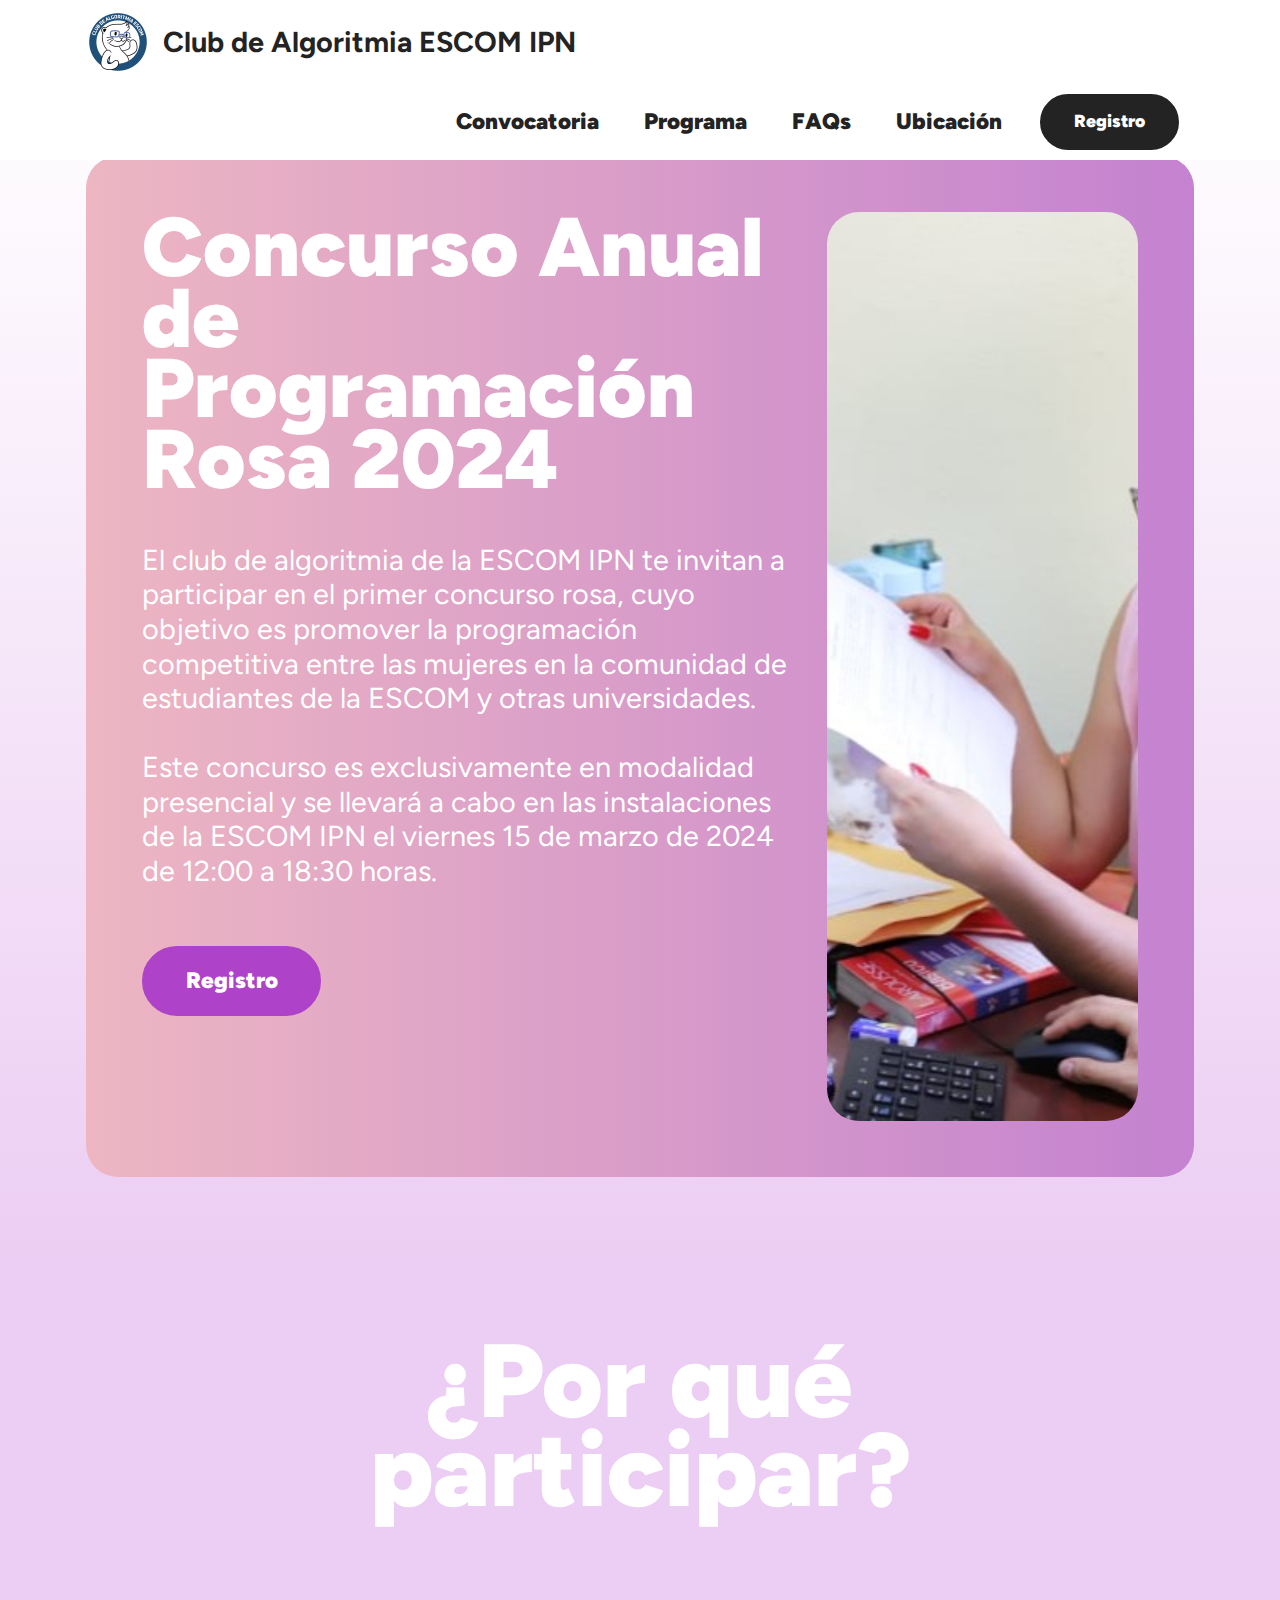
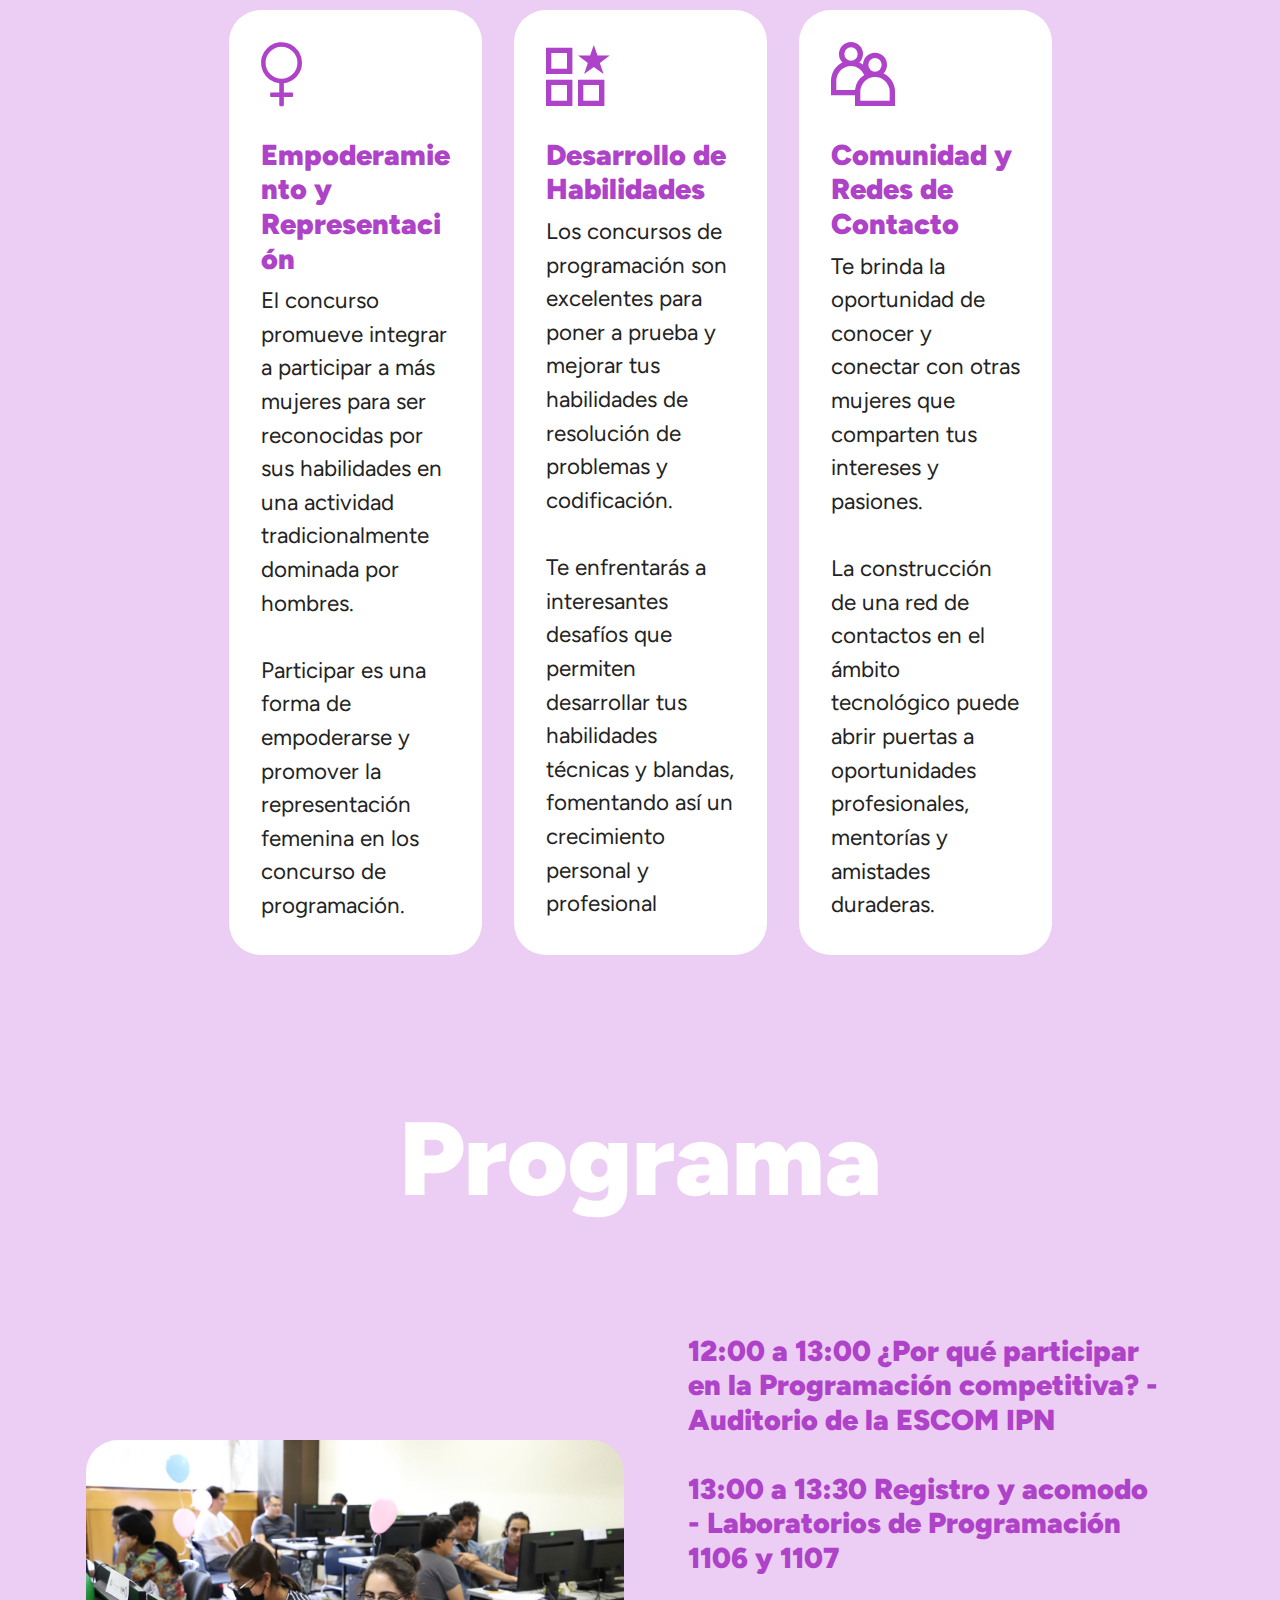
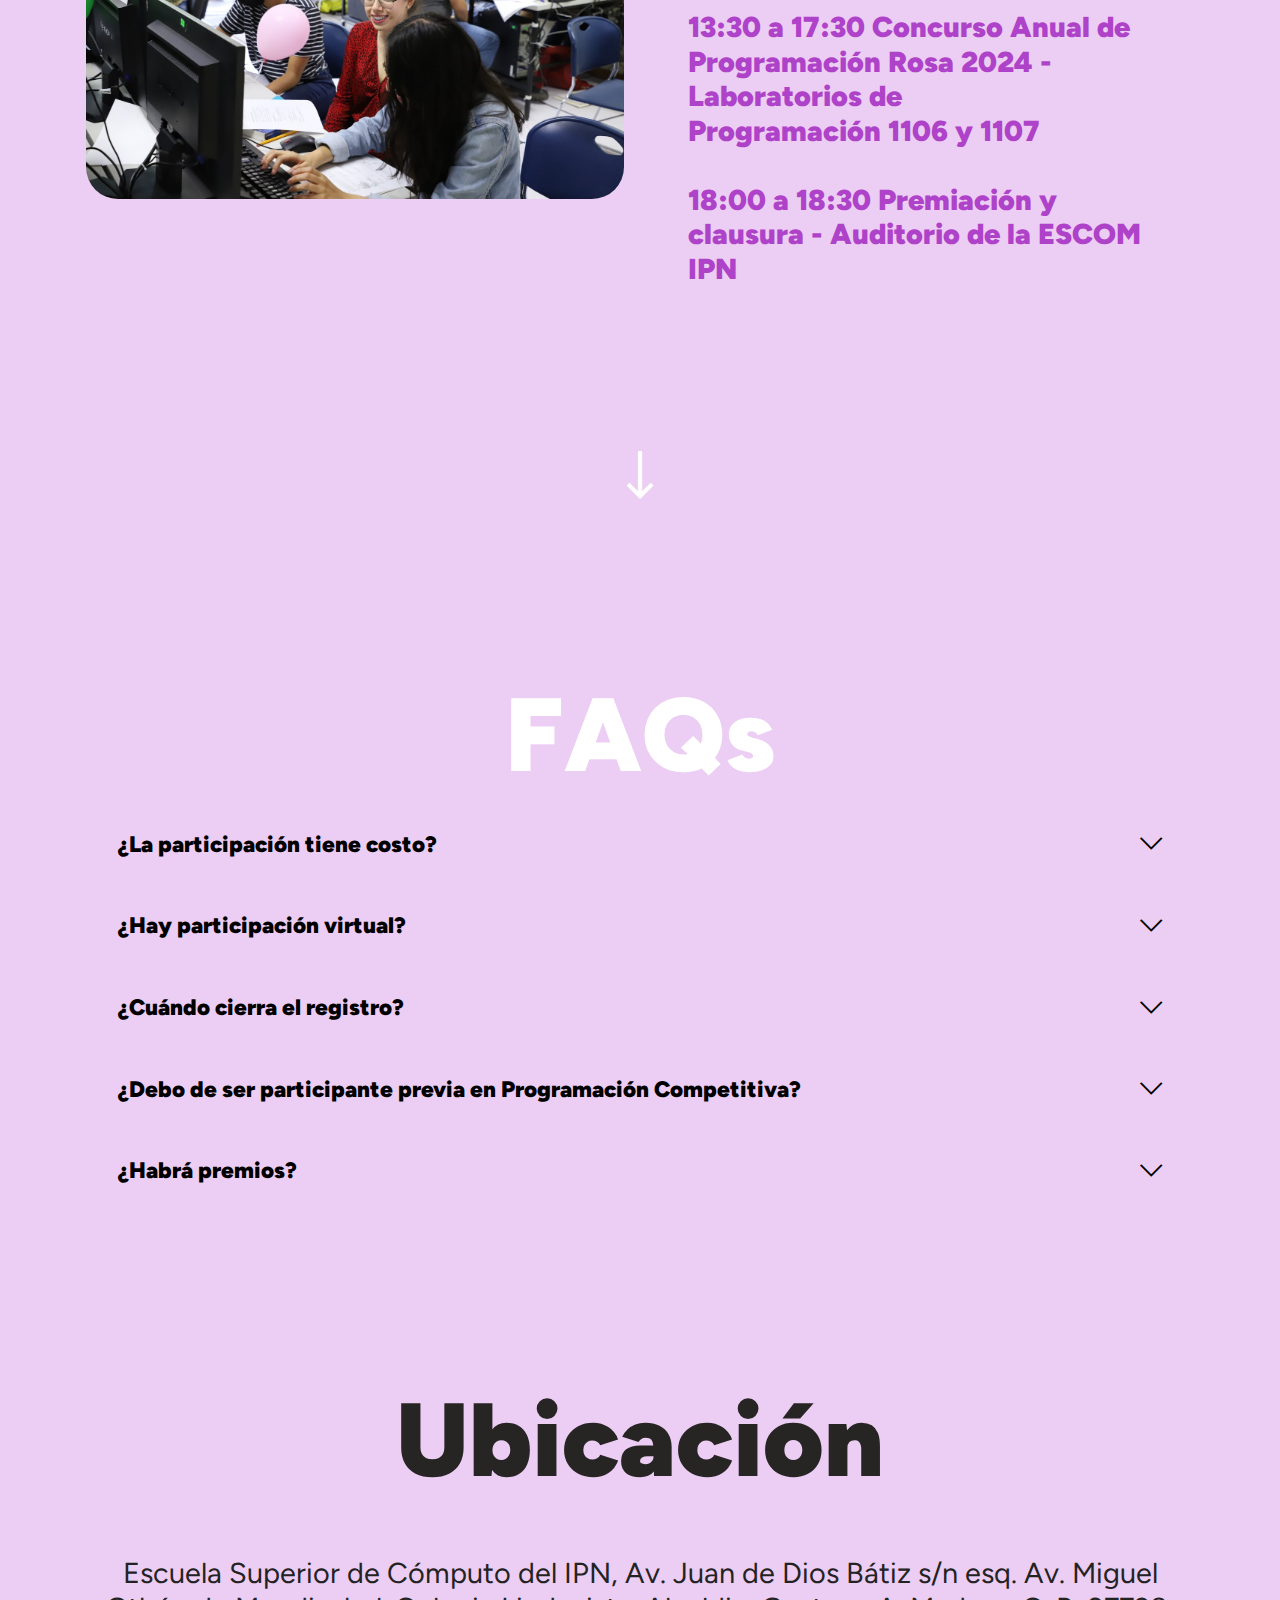
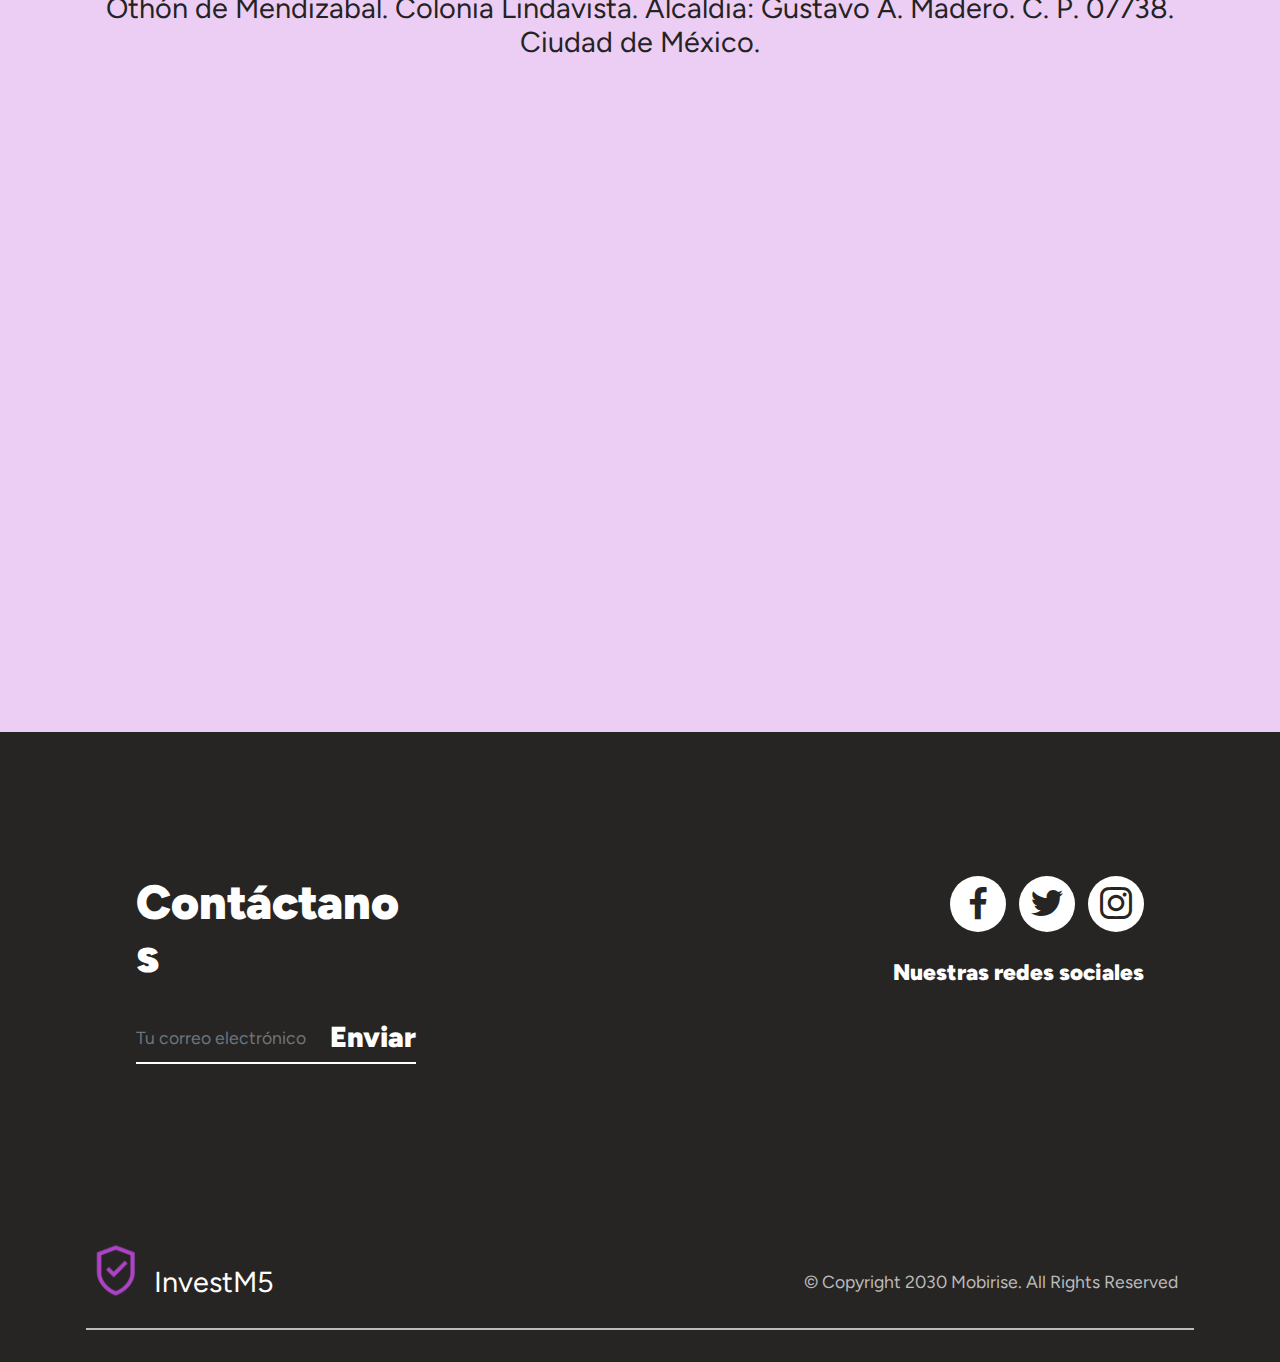
<file: raw/rosa2024/index.html>
<!DOCTYPE html>
<html  >
<head>
  
  <meta charset="UTF-8">
  <meta http-equiv="X-UA-Compatible" content="IE=edge">
  
  <meta name="viewport" content="width=device-width, initial-scale=1, minimum-scale=1">
  <link rel="shortcut icon" href="assets/images/logo-huron-circular-128x128.png" type="image/x-icon">
  <meta name="description" content="El club de algoritmia de la ESCOM IPN te invitan a participar en el primer concurso rosa, cuyo objetivo es promover la programación competitiva entre las mujeres en la comunidad de estudiantes de la ESCOM y otras universidades. 

Este concurso es exclusivamente en modalidad presencial y se llevará a cabo en las instalaciones de la ESCOM IPN el viernes 08 de marzo de 2024 de 12:00 a 18:30 horas.">
  
  
  <title>Concurso Anual de Programación Rosa 2024 en la ESCOM IPN</title>
  <link rel="stylesheet" href="assets/web/assets/mobirise-icons2/mobirise2.css">
  <link rel="stylesheet" href="assets/FontAwesome/css/font-awesome.css">
  <link rel="stylesheet" href="assets/web/assets/mobirise-icons/mobirise-icons.css">
  <link rel="stylesheet" href="assets/bootstrap/css/bootstrap.min.css">
  <link rel="stylesheet" href="assets/bootstrap/css/bootstrap-grid.min.css">
  <link rel="stylesheet" href="assets/bootstrap/css/bootstrap-reboot.min.css">
  <link rel="stylesheet" href="assets/popup-overlay-plugin/style.css">
  <link rel="stylesheet" href="assets/dropdown/css/style.css">
  <link rel="stylesheet" href="assets/socicon/css/styles.css">
  <link rel="stylesheet" href="assets/theme/css/style.css">
  <link rel="stylesheet" href="assets/recaptcha.css">
  <link rel="preload" href="https://fonts.googleapis.com/css?family=Figtree:300,400,500,600,700,800,900,300i,400i,500i,600i,700i,800i,900i&display=swap" as="style" onload="this.onload=null;this.rel='stylesheet'">
  <noscript><link rel="stylesheet" href="https://fonts.googleapis.com/css?family=Figtree:300,400,500,600,700,800,900,300i,400i,500i,600i,700i,800i,900i&display=swap"></noscript>
  <link rel="preload" as="style" href="assets/mobirise/css/mbr-additional.css"><link rel="stylesheet" href="assets/mobirise/css/mbr-additional.css" type="text/css">

  
  
  

</head>
<body>
  
  <section data-bs-version="5.1" class="menu menu1 cid-tgVqxngsb0" once="menu" id="menu01-1">
    
    <nav class="navbar navbar-dropdown navbar-fixed-top navbar-expand-lg">
        <div class="container">
            <div class="navbar-brand">
                <span class="navbar-logo">
                    <a href="#">
                        <img src="assets/images/logo-huron-circular-128x128.png" alt="" style="height: 4rem;">
                    </a>
                </span>
                <span class="navbar-caption-wrap"><a class="navbar-caption text-black display-5" href="#">Club de Algoritmia ESCOM IPN</a></span>
            </div>
            <button class="navbar-toggler" type="button" data-toggle="collapse" data-bs-toggle="collapse" data-target="#navbarSupportedContent" data-bs-target="#navbarSupportedContent" aria-controls="navbarNavAltMarkup" aria-expanded="false" aria-label="Toggle navigation">
                <div class="hamburger">
                    <span></span>
                    <span></span>
                    <span></span>
                    <span></span>
                </div>
            </button>
            <div class="collapse navbar-collapse" id="navbarSupportedContent">
                <ul class="navbar-nav nav-dropdown" data-app-modern-menu="true"><li class="nav-item"><a class="nav-link link text-black show text-primary display-7" href="index.html#header02-0" aria-expanded="false">Convocatoria</a></li><li class="nav-item"><a class="nav-link link show text-black text-primary display-7" href="index.html#features01-4" data-bs-auto-close="outside" aria-expanded="false">Programa</a></li>
                    <li class="nav-item"><a class="nav-link link text-black text-primary display-7" href="index.html#list01-5">FAQs</a></li>
                    <li class="nav-item"><a class="nav-link link text-black text-primary display-7" href="index.html#map01-a">Ubicación</a>
                    </li></ul>
                
                <div class="navbar-buttons mbr-section-btn"><a class="btn btn-sm btn-black display-4" href="https://forms.gle/DS3vPK571CMQ3eZn9" target="_blank">Registro</a></div>
            </div>
        </div>
    </nav>
</section>

<section data-bs-version="5.1" class="header2 cid-tgVooiSrsv" id="header02-0">

    
    


    

    <div class="container">
        <div class="row">
            <div class="col-12 col-lg-12">
                <div class="content-container row m-0">
<div class="col-lg-8 mb-5 pb-5">
                    <h1 class="mbr-section-title mbr-fonts-style align-left mb-5 display-1"><strong>Concurso Anual de Programación Rosa 2024</strong></h1>
                    <p class="mbr-text mbr-fonts-style align-left mb-5 display-5">El club de algoritmia de la ESCOM IPN te invitan a participar en el primer concurso rosa, cuyo objetivo es promover la programación competitiva entre las mujeres en la comunidad de estudiantes de la ESCOM y otras universidades.&nbsp;<br><br>Este concurso es exclusivamente en modalidad presencial y se llevará a cabo en las instalaciones de la ESCOM IPN el viernes 15 de marzo de 2024 de 12:00 a 18:30 horas.</p>
                    <div class="mbr-section-btn align-left"><a class="btn btn-lg btn-secondary display-7" href="https://forms.gle/QtyqGQdHLjY1dUgw9" target="_blank">Registro</a></div>
                    </div>
                    
                    <div class="col-lg-4">
                    <img class="w-100" src="assets/images/img-2676-861x574.jpeg" alt="">
                    
                    </div>
                    
                </div>
            </div>
            
           
        </div>
    </div>
</section>

<section data-bs-version="5.1" class="features3 cid-tgVZ4ZHv2d" id="features03-2">
    

    
    
    <div class="container">
        <div class="row">
            <div class="col-12 pb-5 col-lg-9">
                <h3 class="mbr-section-title mbr-fonts-style align-center mb-0 display-1"><strong>¿Por qué participar?</strong></h3>
                
            </div>
        </div>
        <div class="row">
            <div class="card col-12 col-md-6 col-lg-3">
                <div class="card-wrapper">
                    <div class="card-box align-left">
                        <div class="iconfont-wrapper">
                            <span class="mbr-iconfont fa-venus fa"></span>
                        </div>
                        <h5 class="card-title mbr-fonts-style display-5"><strong>Empoderamiento y Representación</strong></h5>
                        <p class="card-text mbr-fonts-style display-7">El concurso promueve integrar a participar a más mujeres para ser reconocidas por sus habilidades en una actividad tradicionalmente dominada por hombres. <br><br>Participar es una forma de empoderarse y promover la representación femenina en los concurso de programación.</p>
                    </div>
                </div>
            </div>
            <div class="card col-12 col-md-6 col-lg-3">
                <div class="card-wrapper">
                    <div class="card-box align-left">
                        <div class="iconfont-wrapper">
                            <span class="mbr-iconfont mobi-mbri-features mobi-mbri"></span>
                        </div>
                        <h5 class="card-title mbr-fonts-style display-5"><strong>Desarrollo de Habilidades</strong></h5>
                        <p class="card-text mbr-fonts-style display-7">Los concursos de programación son excelentes para poner a prueba y mejorar tus habilidades de resolución de problemas y codificación. <br><br>Te enfrentarás a interesantes desafíos que permiten desarrollar tus habilidades técnicas y blandas, fomentando así un crecimiento personal y profesional </p>
                    </div>
                </div>
            </div>
            <div class="card col-12 col-md-6 col-lg-3">
                <div class="card-wrapper">
                    <div class="card-box align-left">
                        <div class="iconfont-wrapper">
                            <span class="mbr-iconfont mobi-mbri-users mobi-mbri"></span>
                        </div>
                        <h5 class="card-title mbr-fonts-style display-5"><strong>Comunidad y Redes de Contacto</strong></h5>
                        <p class="card-text mbr-fonts-style display-7">Te brinda la oportunidad de conocer y conectar con otras mujeres que comparten tus intereses y pasiones. <br><br>La construcción de una red de contactos en el ámbito tecnológico puede abrir puertas a oportunidades profesionales, mentorías y amistades duraderas.</p>
                    </div>
                </div>
            </div>
            
        </div>
    </div>
</section>

<section data-bs-version="5.1" class="features1 cid-tgVZ97rwq2" id="features01-4">

    

    
    

    <div class="container">
        <div class="row justify-content-center">
            <div class="col-12">
            
            <h1 class="mbr-section-title mbr-fonts-style mb-5 pb-5 display-1"><strong>Programa</strong></h1>
            </div>
            <div class="col-12 mb-4 col-md-12 col-lg-6 image-wrapper">
                <img class="w-100" src="assets/images/img-2686-1436x957.jpg" alt="">
            </div>
            <div class="col-12 col-lg col-md-12">
                <div class="text-wrapper align-left">
                    
                    <p class="mbr-text mbr-fonts-style display-5"><strong><br>12:00 a 13:00 ¿Por qué participar en la Programación competitiva? - Auditorio de la ESCOM IPN</strong><br><br><strong>13:00 a 13:30 Registro y acomodo -&nbsp;Laboratorios de Programación 1106 y 1107<br></strong><br><strong>13:30 a 17:30 Concurso Anual de Programación Rosa 2024 - Laboratorios de Programación&nbsp;1106 y 1107</strong><br><br><strong>18:00 a 18:30 Premiación y clausura&nbsp;- Auditorio de la ESCOM IPN</strong><br><br><br></p>
                    
                </div>
            </div>
              <div class="col-12 arrow-col align-center">
                            <span class="mbr-iconfont arrow m-auto mobi-mbri-down mobi-mbri"></span>
                        </div>
            
        </div>
    </div>
</section>

<section data-bs-version="5.1" class="list1 cid-tgVZfDO9xX" id="list01-5">

    
    


    
    <div class="container">
        <div class="row justify-content-center">
            <div class="col-12 col-md-12">
                <div class="mbr-section-head align-left mb-4">
                    <h3 class="mbr-section-title mb-4 mbr-fonts-style display-1"><strong>FAQs</strong></h3>
                    
                </div>
                <div id="bootstrap-accordion_9" class="panel-group accordionStyles accordion" role="tablist" aria-multiselectable="true">
                    <div class="card mb-3">
                        <div class="card-header" role="tab" id="headingOne">
                            <a role="button" class="panel-title collapsed" data-toggle="collapse" data-bs-toggle="collapse" data-core="" href="#collapse1_9" aria-expanded="false" aria-controls="collapse1">
                                <h6 class="panel-title-edit mbr-fonts-style mb-0 display-7"><strong>¿La participación tiene costo?</strong></h6>
                                <span class="sign mbr-iconfont mbri-arrow-down"></span>
                            </a>
                        </div>
                        <div id="collapse1_9" class="panel-collapse noScroll collapse" role="tabpanel" aria-labelledby="headingOne" data-parent="#accordion" data-bs-parent="#bootstrap-accordion_9">
                            <div class="panel-body">
                                <p class="mbr-fonts-style panel-text display-7">No, el concurso de programación esta libre de costo.</p>
                            </div>
                        </div>
                    </div>
                    <div class="card mb-3">
                        <div class="card-header" role="tab" id="headingOne">
                            <a role="button" class="panel-title collapsed" data-toggle="collapse" data-bs-toggle="collapse" data-core="" href="#collapse2_9" aria-expanded="false" aria-controls="collapse2">
                                <h6 class="panel-title-edit mbr-fonts-style mb-0 display-7"><strong>¿Hay participación virtual?</strong></h6>
                                <span class="sign mbr-iconfont mbri-arrow-down"></span>
                            </a>
                        </div>
                        <div id="collapse2_9" class="panel-collapse noScroll collapse" role="tabpanel" aria-labelledby="headingOne" data-parent="#accordion" data-bs-parent="#bootstrap-accordion_9">
                            <div class="panel-body">
                                <p class="mbr-fonts-style panel-text display-7">
                                    No, la intención de esta edición es compartir de manera presencial las actividades.</p>
                            </div>
                        </div>
                    </div>
                    <div class="card mb-3">
                        <div class="card-header" role="tab" id="headingOne">
                            <a role="button" class="panel-title collapsed" data-toggle="collapse" data-bs-toggle="collapse" data-core="" href="#collapse3_9" aria-expanded="false" aria-controls="collapse3">
                                <h6 class="panel-title-edit mbr-fonts-style mb-0 display-7"><strong>¿Cuándo cierra el registro?</strong></h6>
                                <span class="sign mbr-iconfont mbri-arrow-down"></span>
                            </a>
                        </div>
                        <div id="collapse3_9" class="panel-collapse noScroll collapse" role="tabpanel" aria-labelledby="headingOne" data-parent="#accordion" data-bs-parent="#bootstrap-accordion_9">
                            <div class="panel-body">
                                <p class="mbr-fonts-style panel-text display-7">
                                    Hasta cubrir el cupo máximo de 30 participantes.</p>
                            </div>
                        </div>
                    </div>
                    <div class="card mb-3">
                        <div class="card-header" role="tab" id="headingOne">
                            <a role="button" class="panel-title collapsed" data-toggle="collapse" data-bs-toggle="collapse" data-core="" href="#collapse4_9" aria-expanded="false" aria-controls="collapse4">
                                <h6 class="panel-title-edit mbr-fonts-style mb-0 display-7"><strong>¿Debo de ser participante previa en Programación Competitiva?</strong></h6>
                                <span class="sign mbr-iconfont mbri-arrow-down"></span>
                            </a>
                        </div>
                        <div id="collapse4_9" class="panel-collapse noScroll collapse" role="tabpanel" aria-labelledby="headingOne" data-parent="#accordion" data-bs-parent="#bootstrap-accordion_9">
                            <div class="panel-body">
                                <p class="mbr-fonts-style panel-text display-7">
                                    No, es un concurso para acercarte a este deporte, por lo que no hay necesidad de que hayas participando antes.</p>
                            </div>
                        </div>
                    </div>
                    <div class="card mb-3">
                        <div class="card-header" role="tab" id="headingOne">
                            <a role="button" class="panel-title collapsed" data-toggle="collapse" data-bs-toggle="collapse" data-core="" href="#collapse5_9" aria-expanded="false" aria-controls="collapse5">
                                <h6 class="panel-title-edit mbr-fonts-style mb-0 display-7"><strong>¿Habr&aacute; premios?</strong></h6>
                                <span class="sign mbr-iconfont mbri-arrow-down"></span>
                            </a>
                        </div>
                        <div id="collapse5_9" class="panel-collapse noScroll collapse" role="tabpanel" aria-labelledby="headingOne" data-parent="#accordion" data-bs-parent="#bootstrap-accordion_9">
                            <div class="panel-body">
                                <p class="mbr-fonts-style panel-text display-7">
                                    Si</p>
                            </div>
                        </div>
                    </div>
                    
                </div>
            </div>
        </div>
    </div>
</section>

<section data-bs-version="5.1" class="map1 cid-tgVZjiEkRC" id="map01-a">
    
    
    
    <div class="container">
        <div class="mbr-section-head mb-4">
            <h3 class="mbr-section-title mbr-fonts-style align-center mb-5 pb-4 display-1">
                <strong>Ubicación</strong></h3>
            <h4 class="mbr-section-subtitle mbr-fonts-style align-center mb-0 mt-2 display-5">
                Escuela Superior de Cómputo del IPN, Av. Juan de Dios Bátiz s/n esq. Av. Miguel Othón de Mendizabal. Colonia Lindavista. Alcaldia: Gustavo A. Madero. C. P. 07738. Ciudad de México.</h4>
        </div>
        <div class="google-map"><iframe frameborder="0" style="border:0" src="https://www.google.com/maps/embed?pb=!1m18!1m12!1m3!1d240432.9060757372!2d-99.31119603998505!3d19.68006469569879!2m3!1f0!2f0!3f0!3m2!1i1024!2i768!4f13.1!3m3!1m2!1s0x85d1f94c06d75fd7%3A0x3fe1567da2190ac9!2sESCOM%20-%20Escuela%20Superior%20de%20C%C3%B3mputo%20-%20IPN!5e0!3m2!1ses!2smx!4v1710239494029!5m2!1ses!2smx" allowfullscreen=""></iframe></div>
    </div>
</section>

<section data-bs-version="5.1" class="form1 cid-tgVZifMnez" id="form01-8">

    

    
    
    <div class="container-fluid">
        <div class="row justify-content-center">
            <div class="col-lg-3 col-md-12 mb-5 mbr-form" data-form-type="formoid">
<!--Formbuilder Form-->
<form action="https://mobirise.eu/" method="POST" class="mbr-form form-with-styler" data-form-title="Form Name"><input type="hidden" name="email" data-form-email="true" value="KB/u69GaTWytive8f4eH7Obyrh7zbi/AyFCF5AxsURNWcGgvffpgYSOWheKNFfFd+e5VUTCow5qT6tXn0hEa7L6ljVE3mwkOPGvPVErb1Bwp/oLa/wcZiSIgYbyKHN9P.mSdit2vS1oL6eWLt/EPj7p1N1QnsmhDss2xk1SXXEFQe+qSe3453ui+ASGjbxRJRSIs4S+wPFDC3ipLdSBW5V6Org8KrfmPyDQEYIbztyPEan9adUYGKNd3rQTlH59X2">
<div class="row">
<div hidden="hidden" data-form-alert="" class="alert alert-success col-12">Mensaje enviado, te responderemos pronto...</div>
<div hidden="hidden" data-form-alert-danger="" class="alert alert-danger col-12"> Oops...! some problem! </div>
</div>
<div class="dragArea row">
<div class="col-lg-12 col-md-12 col-sm-12">
<h1 class="mbr-section-title mb-4 align-left mbr-fonts-style display-2"><strong> Contáctanos</strong></h1>
</div>
<div data-for="email" class="col-lg col-md col-12 form-group mb-3">
<input type="email" name="email" placeholder="Tu correo electrónico" data-form-field="email" class="form-control display-7" value="" id="email-form01-8">
</div>
<div class="col-md-auto col mbr-section-btn"><button type="submit" class="w-100 w-100 btn btn-secondary display-5">Enviar</button></div>
</div>
</form><!--Formbuilder Form-->
</div>
            <div class="col-lg-7 col-md-12 align-right">
            <div class="social-row display-7">
                    <div class="soc-item">
                        <a href="https://www.facebook.com/algoritmiaescom" target="_blank">
                            <span class="mbr-iconfont socicon-facebook socicon"></span>
                        </a>
                    </div>
                    <div class="soc-item">
                        <a href="https://twitter.com/algoritmiaescom" target="_blank">
                            <span class="mbr-iconfont socicon-twitter socicon"></span>
                        </a>
                    </div>
                    <div class="soc-item">
                        <a href="https://www.instagram.com/algoritmiaescom/" target="_blank">
                            <span class="mbr-iconfont socicon-instagram socicon"></span>
                        </a>
                    </div>
                    
                 
                </div>
                
  <div class="col-lg-12 col-md-12 col-sm-12">
<p class="mbr-text mbr-fonts-style mb-5 align-right display-7"><strong>Nuestras redes sociales</strong></p>

                  </div>
            
            </div>
        </div>
    </div>
</section>

<section data-bs-version="5.1" class="footer1 cid-tgVZiynfBL" once="footers" id="footer01-9">

    

    

    <div class="container">
        <div class="media-container-row align-center mbr-white">
            <div class="row row-links">
                <div class="col-lg-3 p-0 align-left">
                <div class="name-wrap">
                  <img src="assets/images/logo.png" alt="">
                <p class="mbr-text mb-0 mbr-fonts-style mbr-white align-center display-5">
                    InvestM5</p>
       </div>
                </div>
                <div class="col-lg-9 p-0 align-right">
                
                <ul class="foot-menu">
                    
                    
                    
                    
                    
                <li class="foot-menu-item mbr-fonts-style display-4">© Copyright 2030 Mobirise. All Rights Reserved</li></ul>
            </div>
           </div>
          
        </div>
    </div>
</section>


<script src="assets/bootstrap/js/bootstrap.bundle.min.js"></script>
  <script src="assets/smoothscroll/smooth-scroll.js"></script>
  <script src="assets/ytplayer/index.js"></script>
  <script src="assets/dropdown/js/navbar-dropdown.js"></script>
  <script src="assets/mbr-switch-arrow/mbr-switch-arrow.js"></script>
  <script src="assets/theme/js/script.js"></script>
  <script src="assets/formoid.min.js"></script>
  
  
  

</body>
</html>
</file>
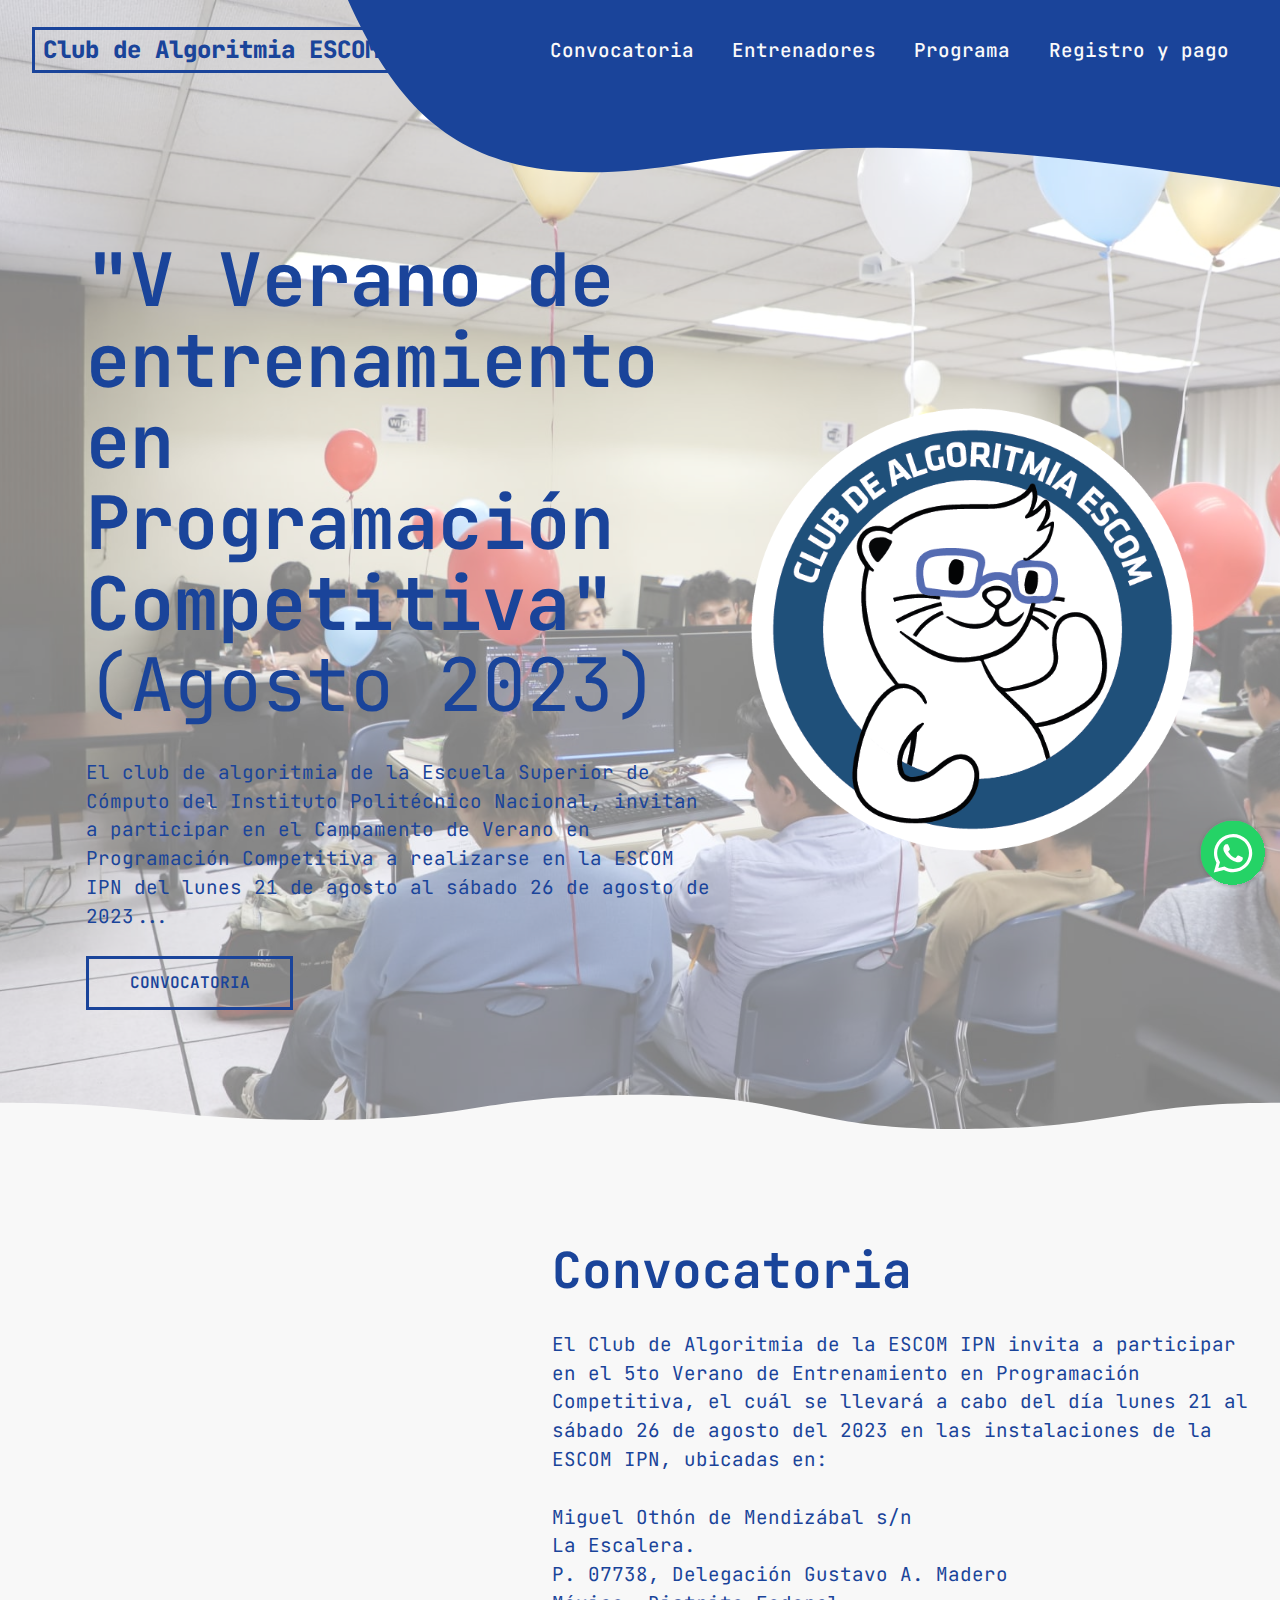
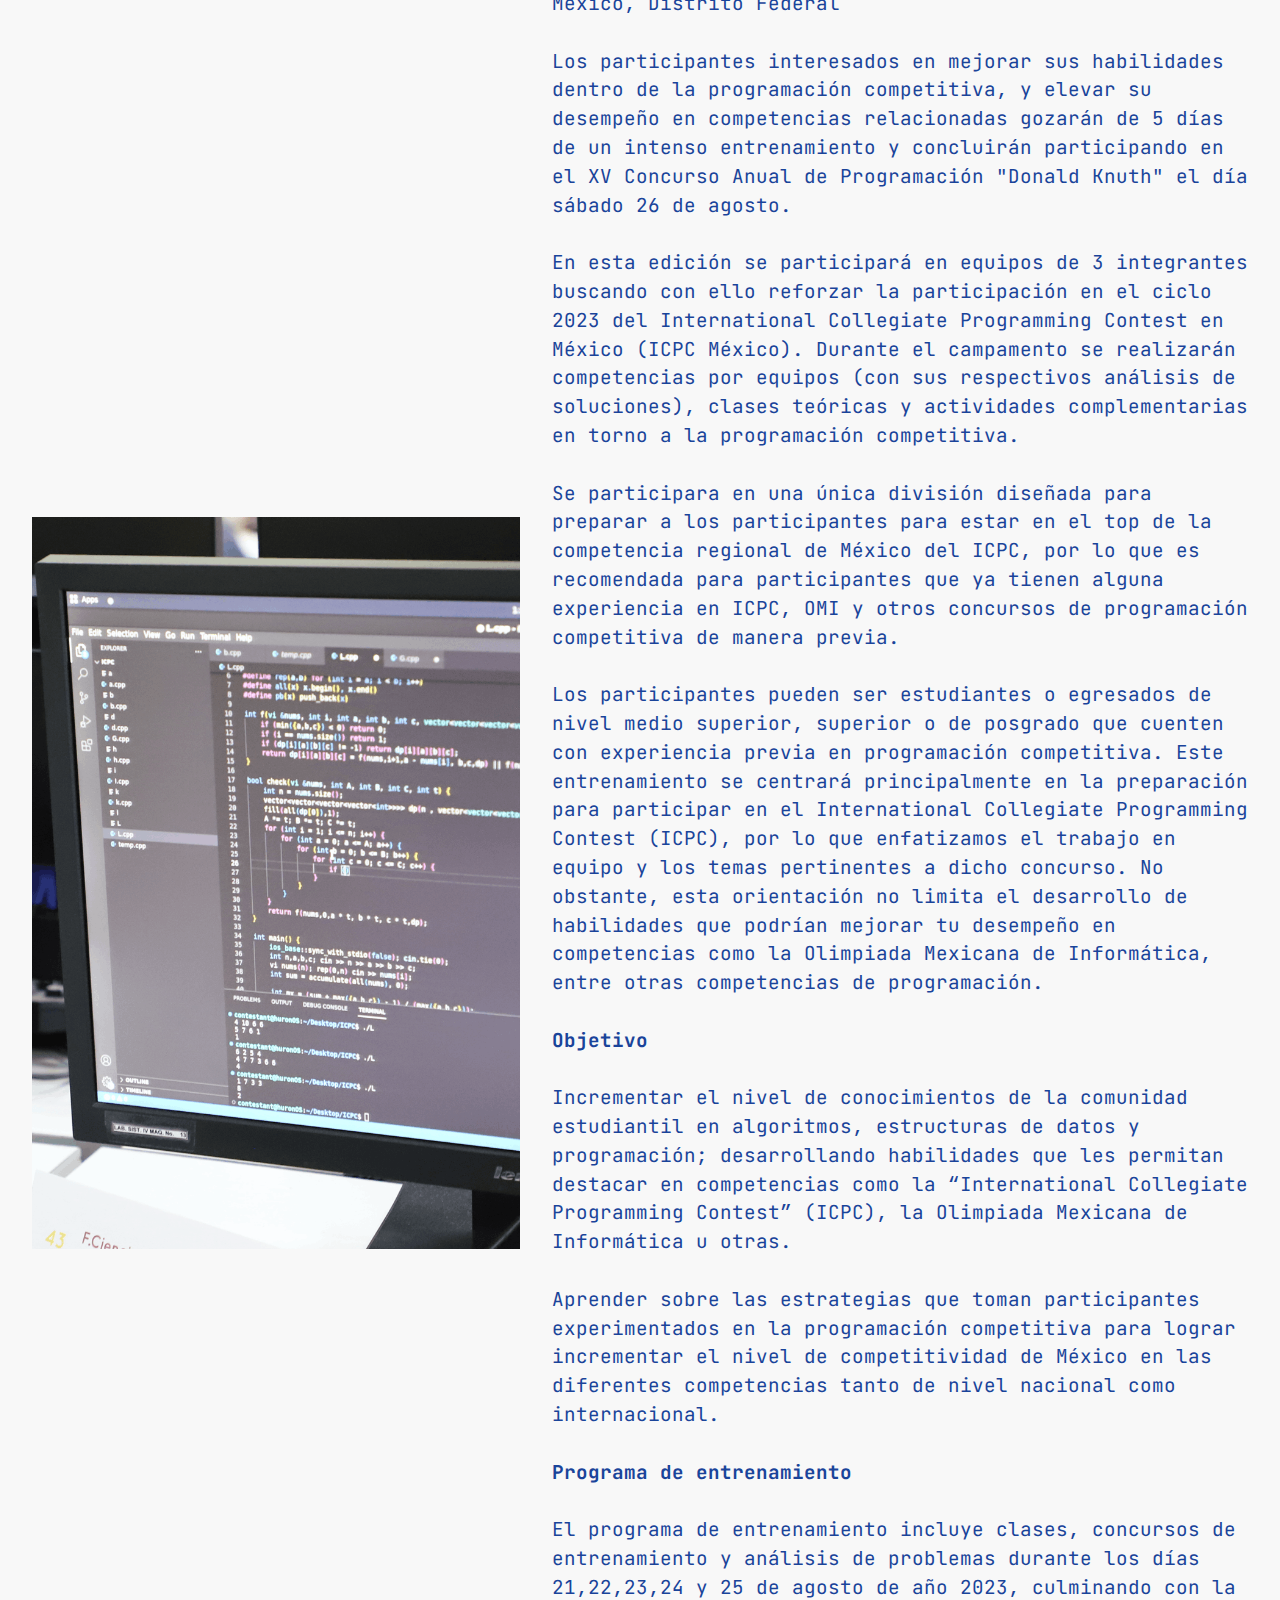
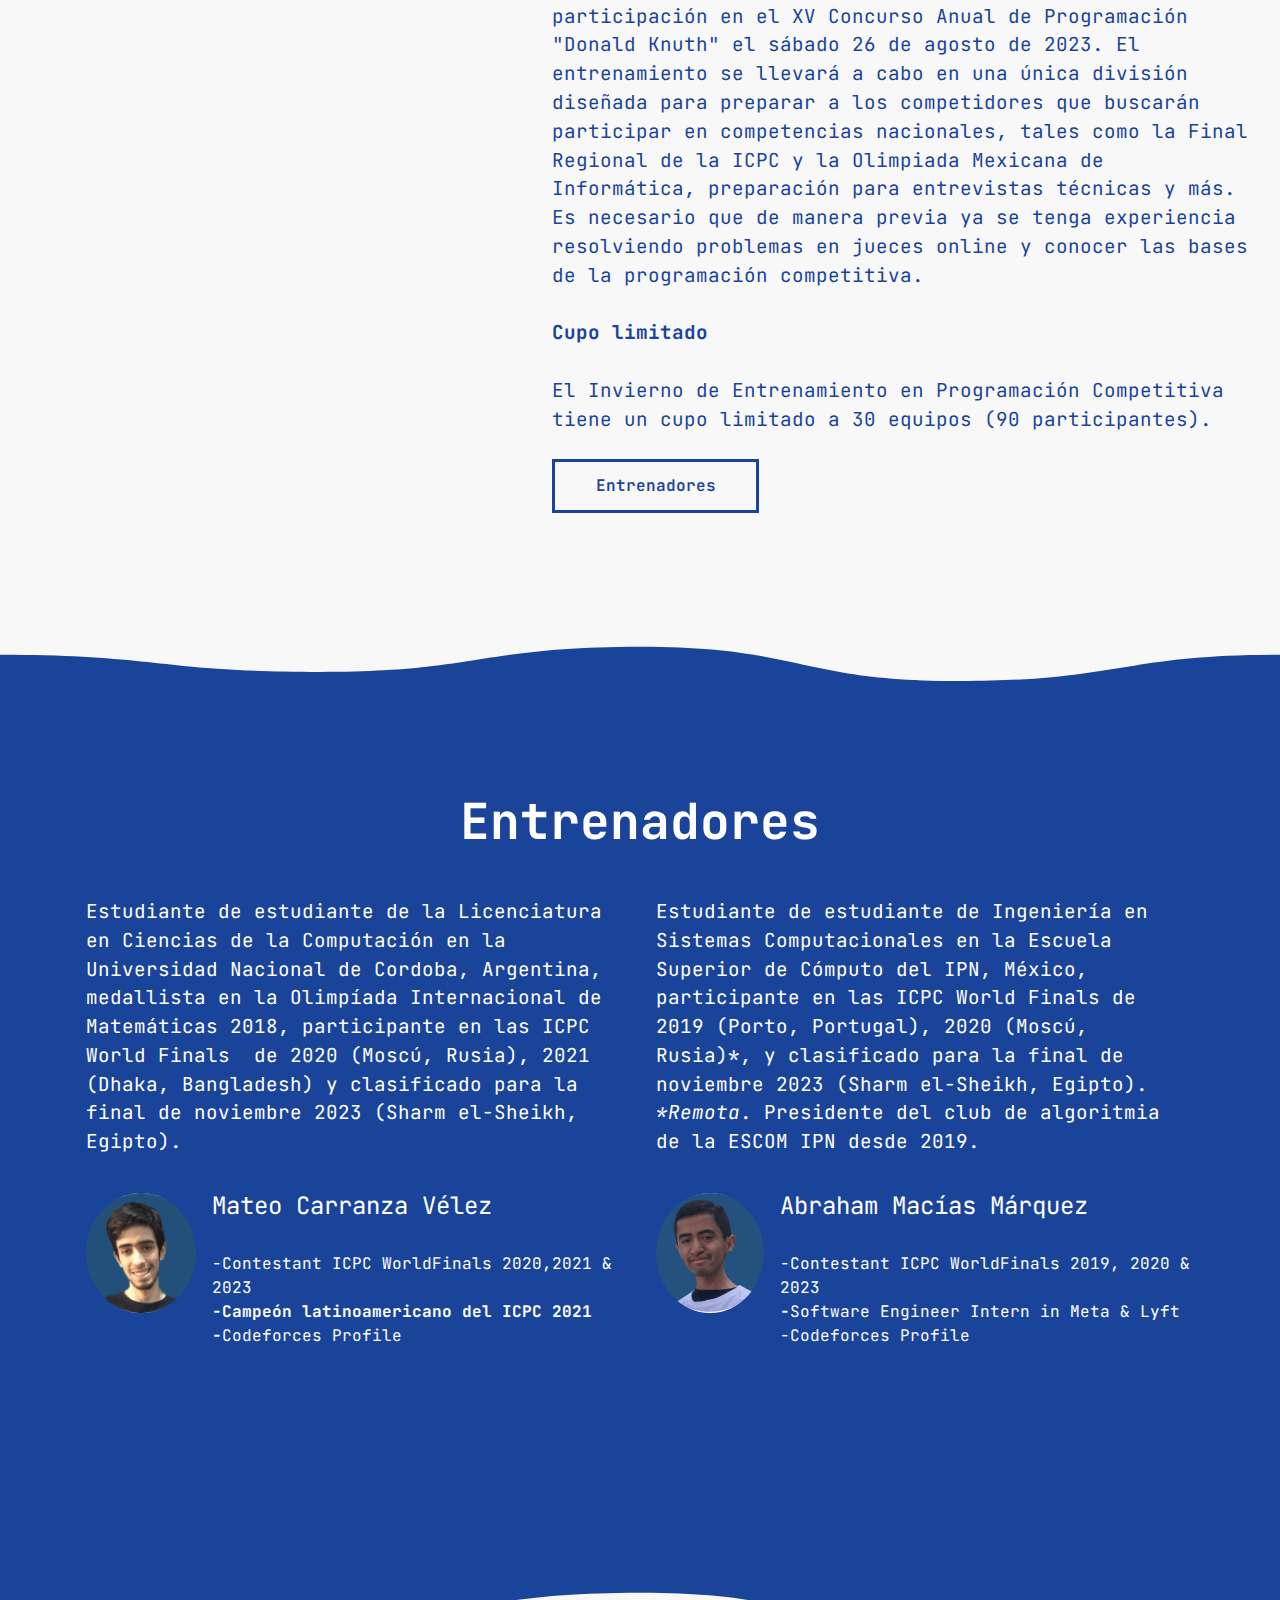
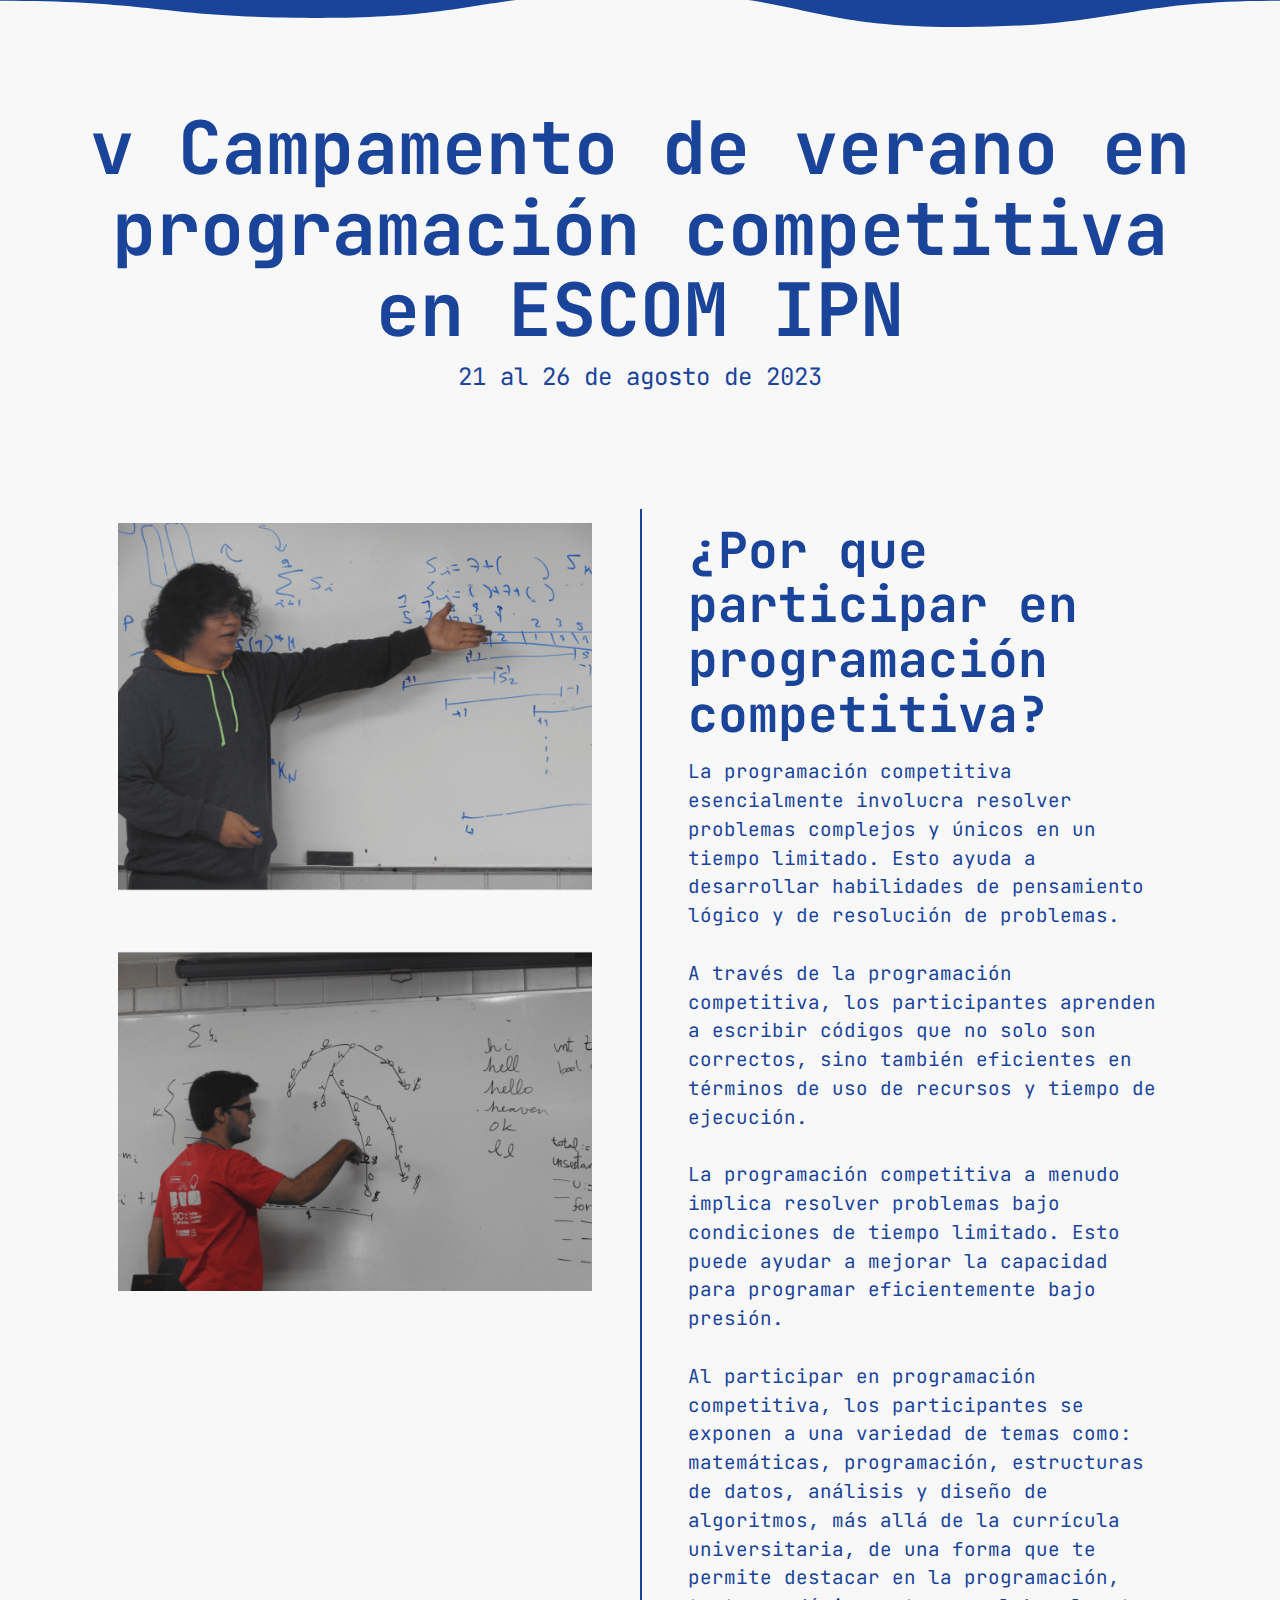
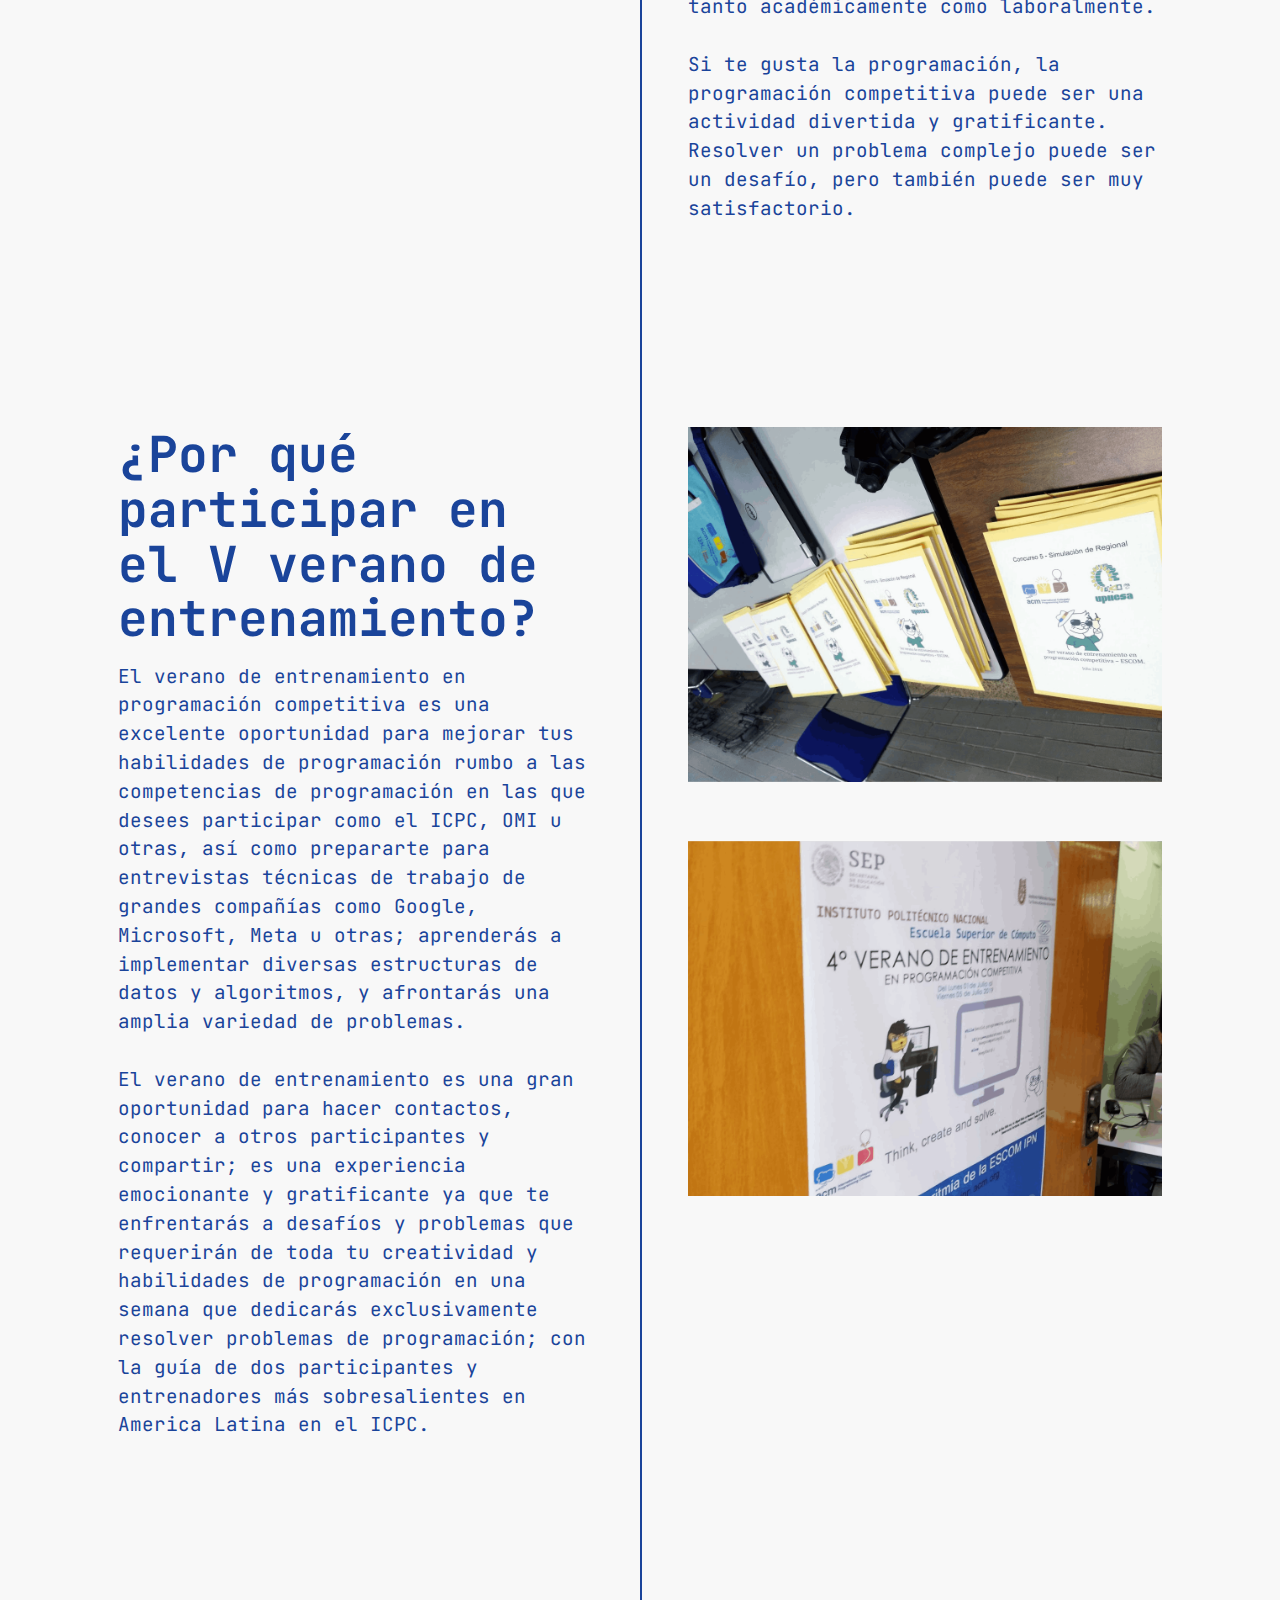
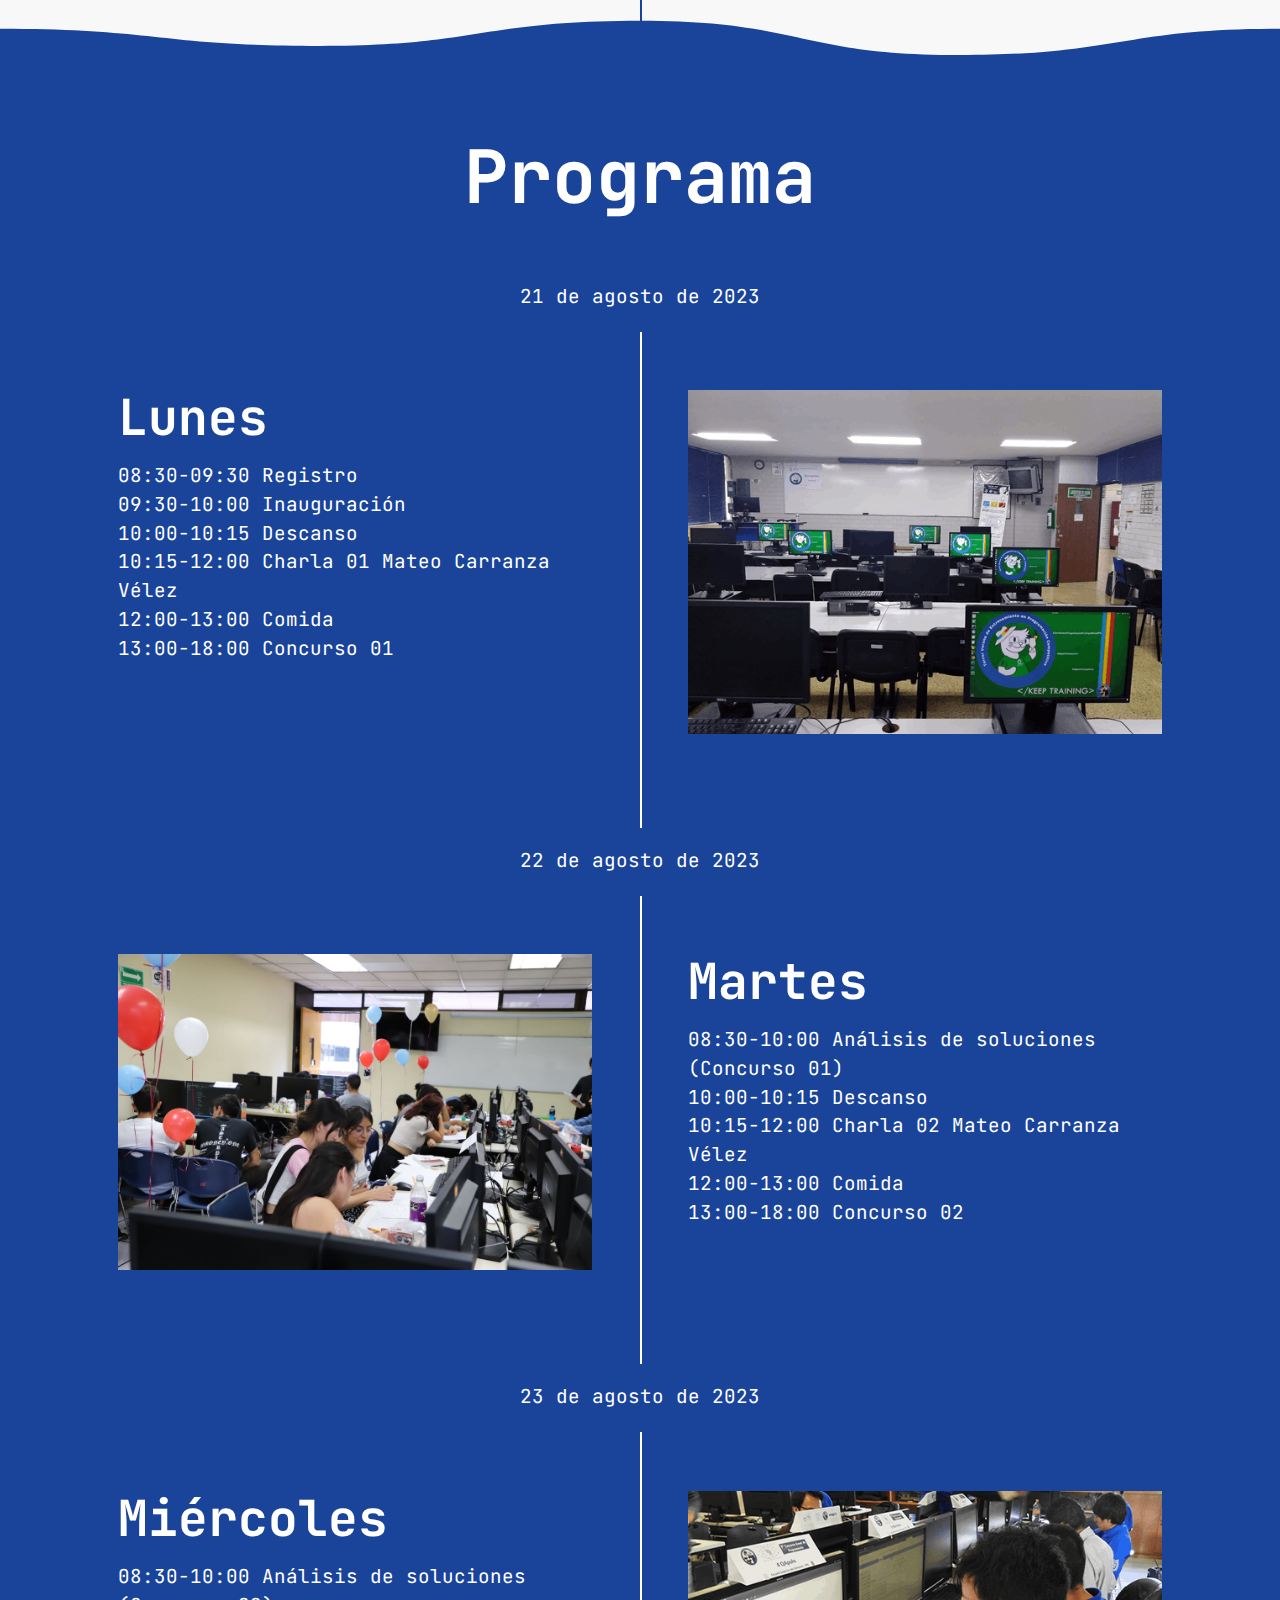
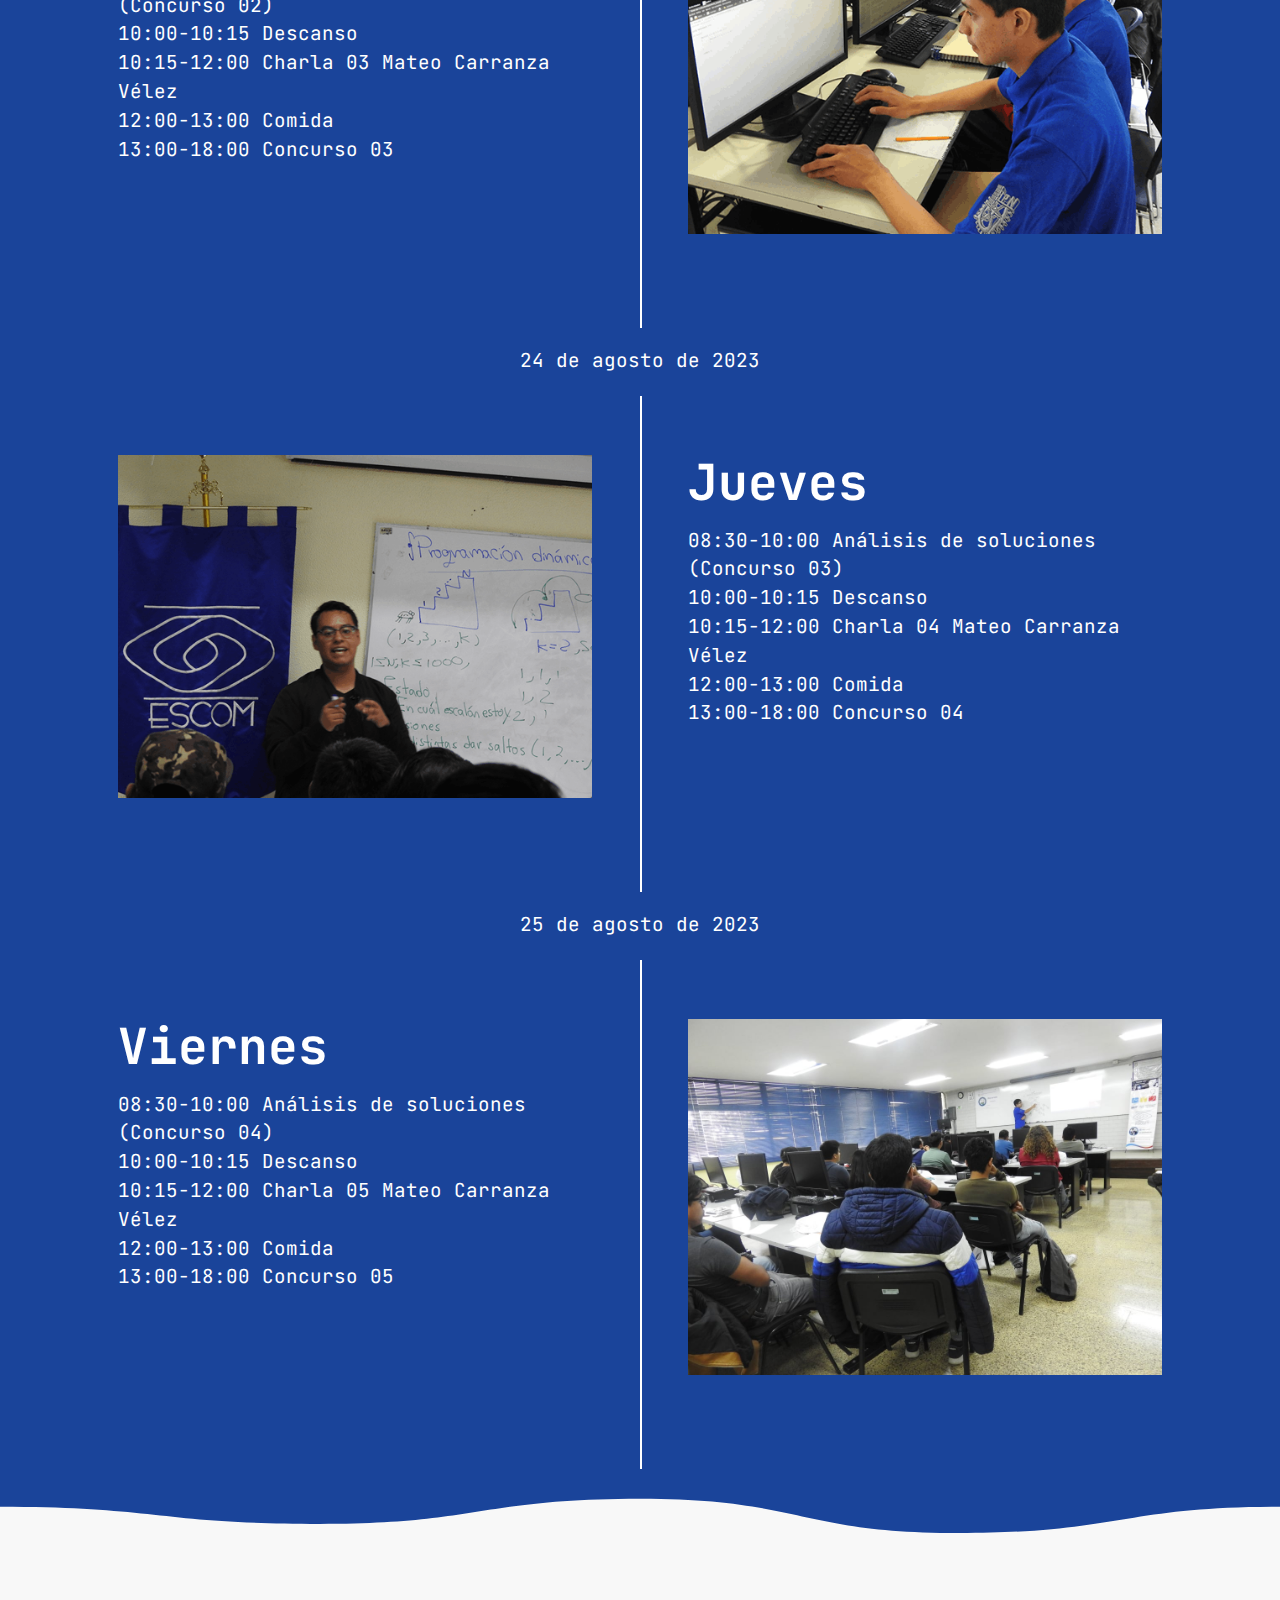
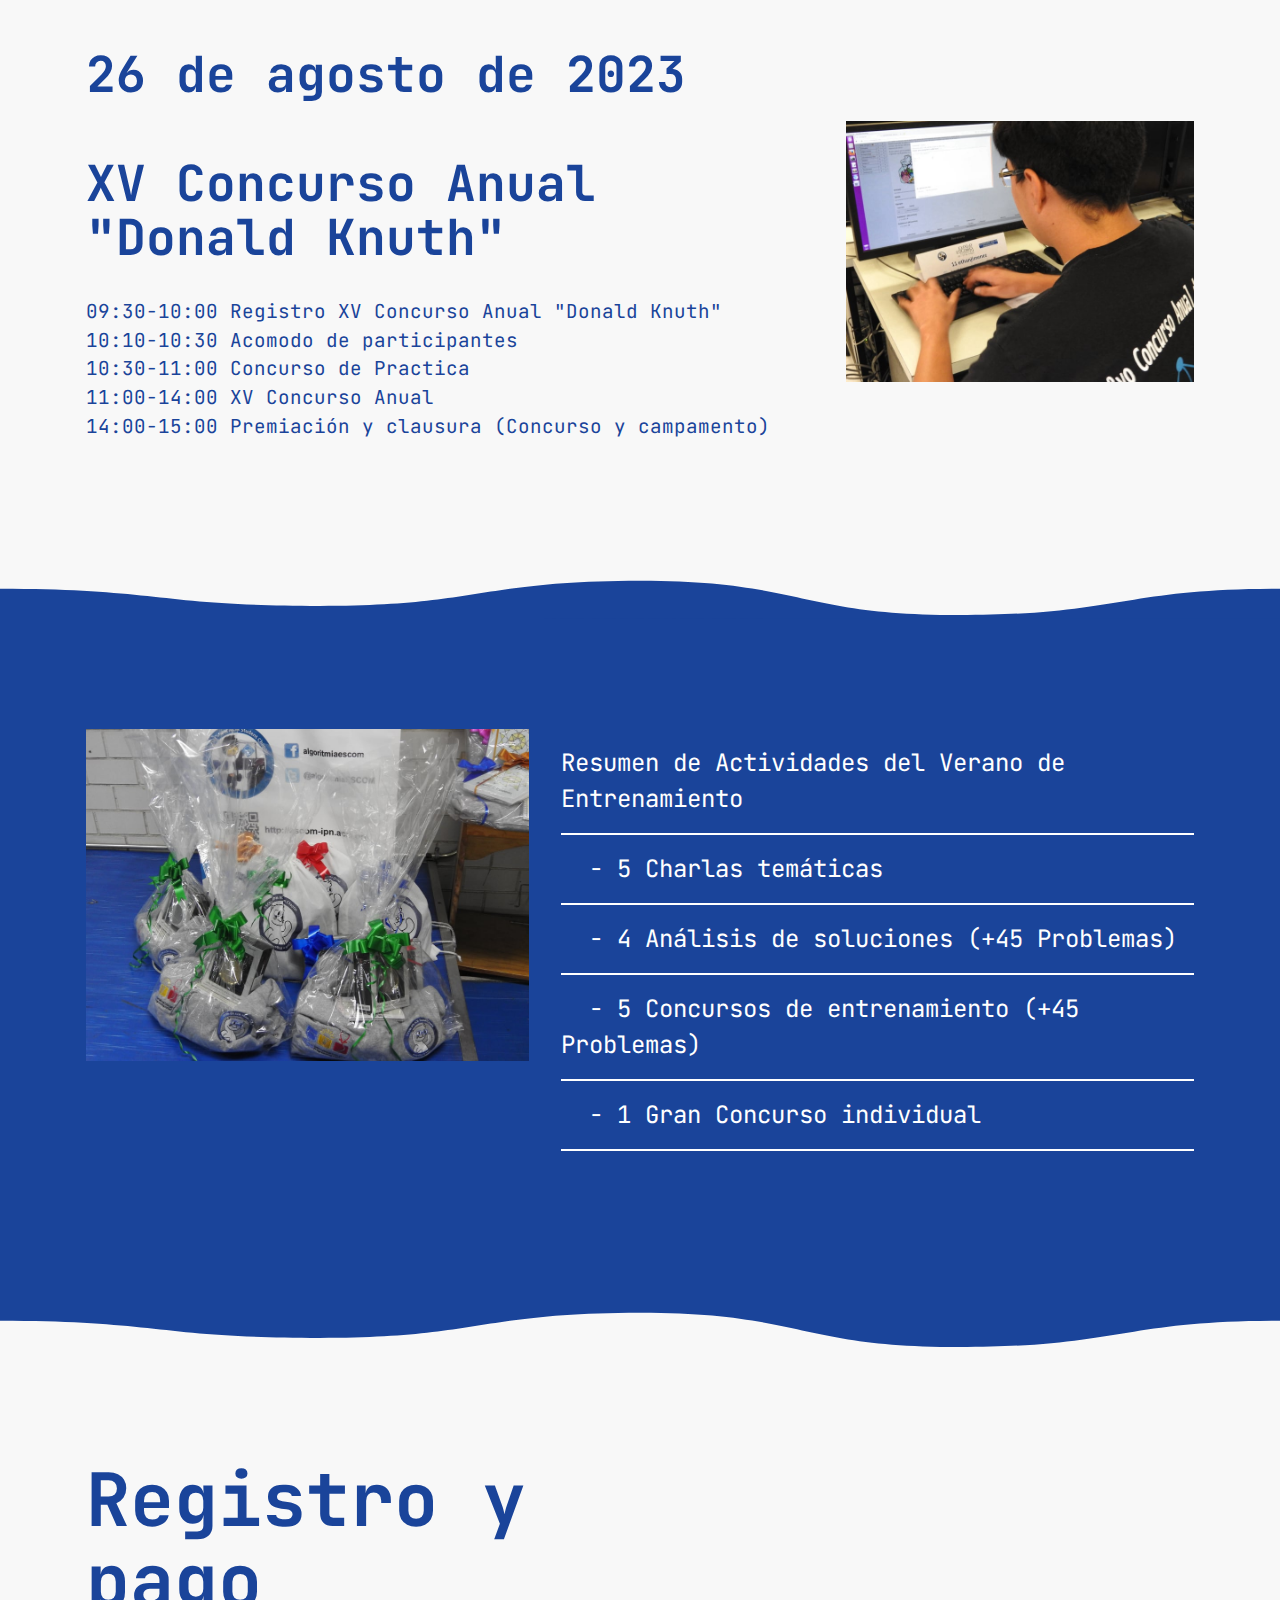
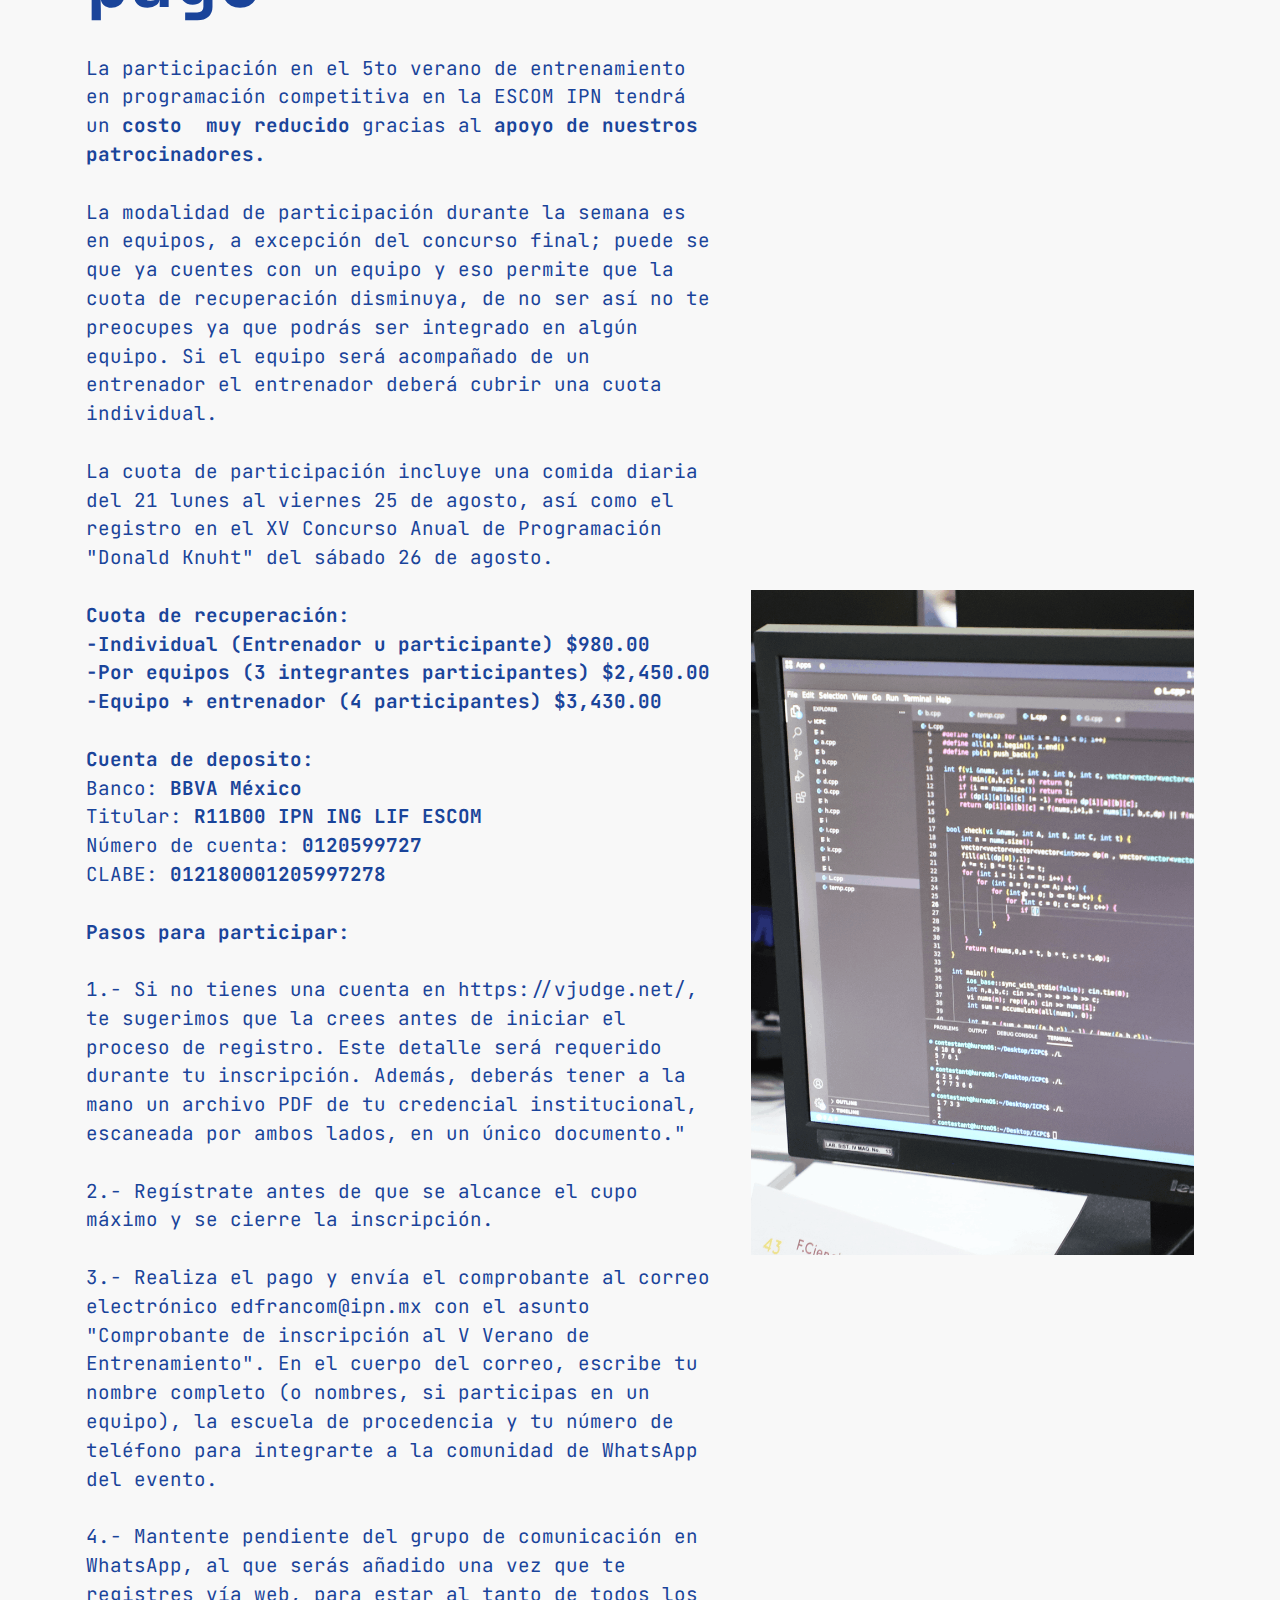
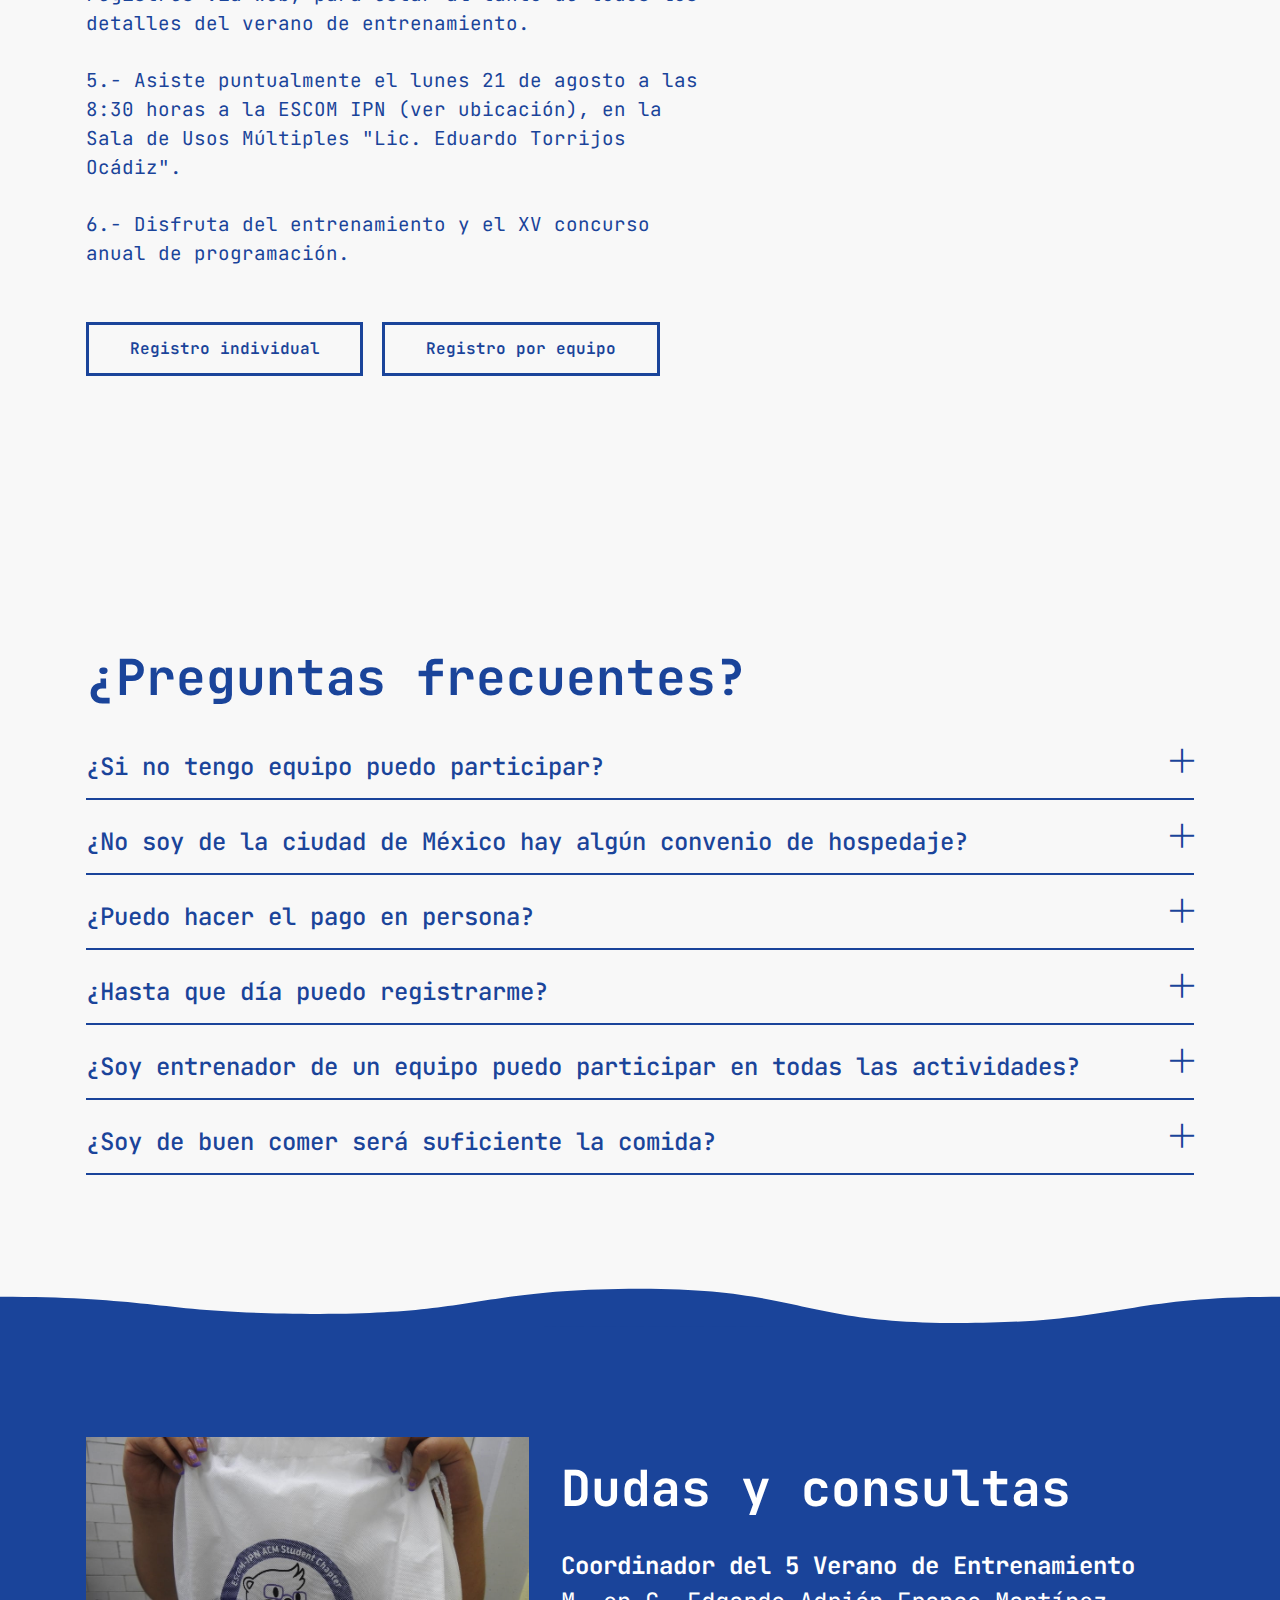
<file: raw/verano2023/index.html>
<!DOCTYPE html>
<html  >
<head>
  <!-- Site made with Mobirise Website Builder v5.9.0, https://mobirise.com -->
  <meta charset="UTF-8">
  <meta http-equiv="X-UA-Compatible" content="IE=edge">
  <meta name="generator" content="Mobirise v5.9.0, mobirise.com">
  <meta name="twitter:card" content="summary_large_image"/>
  <meta name="twitter:image:src" content="assets/images/index-meta.jpg">
  <meta property="og:image" content="assets/images/index-meta.jpg">
  <meta name="twitter:title" content="Convocatoria al V Verano de Entrenamiento en Programación Competitiva en la ESCOM IPN">
  <meta name="viewport" content="width=device-width, initial-scale=1, minimum-scale=1">
  <link rel="shortcut icon" href="assets/images/generadorlogo-128x128-1.png" type="image/x-icon">
  <meta name="description" content="El club de algoritmia de la ESCOM IPN te invita a participar en el V Verano de Entrenamiento en Programación Competitiva del 21 al 26 de agosto de 2023 en las instalaciones de la ESCOM IPN, tendremos la participación de Mateo Carranza Vélez campeón latinoamericano del ICPC como entrenador principal.">
  
  
  <title>Convocatoria al V Verano de Entrenamiento en Programación Competitiva en la ESCOM IPN</title>
  <link rel="stylesheet" href="assets/web/assets/mobirise-icons2/mobirise2.css">
  <link rel="stylesheet" href="assets/bootstrap/css/bootstrap.min.css">
  <link rel="stylesheet" href="assets/bootstrap/css/bootstrap-grid.min.css">
  <link rel="stylesheet" href="assets/bootstrap/css/bootstrap-reboot.min.css">
  <link rel="stylesheet" href="assets/chatbutton/floating-wpp.css">
  <link rel="stylesheet" href="assets/popup-overlay-plugin/style.css">
  <link rel="stylesheet" href="assets/dropdown/css/style.css">
  <link rel="stylesheet" href="assets/socicon/css/styles.css">
  <link rel="stylesheet" href="assets/theme/css/style.css">
  <link rel="preload" href="https://fonts.googleapis.com/css?family=JetBrains+Mono:100,200,300,400,500,600,700,800,100i,200i,300i,400i,500i,600i,700i,800i&display=swap" as="style" onload="this.onload=null;this.rel='stylesheet'">
  <noscript><link rel="stylesheet" href="https://fonts.googleapis.com/css?family=JetBrains+Mono:100,200,300,400,500,600,700,800,100i,200i,300i,400i,500i,600i,700i,800i&display=swap"></noscript>
  <link rel="preload" as="style" href="assets/mobirise/css/mbr-additional.css"><link rel="stylesheet" href="assets/mobirise/css/mbr-additional.css" type="text/css">

  
  
  

</head>
<body>

<!-- Analytics -->
    <meta name="keywords" content="Programación Competitiva, ICPC, Entrenamiento de Programación, Concurso de Programación, Olimpiada Mexicana de Informática, Programación en equipo, Entrenamiento ICPC, Verano de Entrenamiento, Instituto Politécnico Nacional, ESCOM IPN, Desarrollo de habilidades en programación, Evento de Programación México, Programación Nivel Medio Superior, Programación Nivel Superior, Programación de Posgrado, Estudiantes de Programación, Egresados de Programación, Aprendizaje de Programación, Capacitación en Programación, Competencias de Programación en México">
<!-- /Analytics -->


  
  <section data-bs-version="5.1" class="menu menu1 cid-sBTUWB1imE" once="menu" id="menu1-1">
    

    <nav class="navbar navbar-dropdown navbar-expand-lg">
        <div class="container">
            <div class="navbar-brand">
                
                <span class="navbar-caption-wrap"><a class="navbar-caption text-primary display-5" href="https://algoritmia.escom.ipn.mx">Club de Algoritmia ESCOM IPN</a></span>
            </div>
            <button class="navbar-toggler" type="button" data-toggle="collapse" data-bs-toggle="collapse" data-target="#navbarSupportedContent" data-bs-target="#navbarSupportedContent" aria-controls="navbarNavAltMarkup" aria-expanded="false" aria-label="Toggle navigation">
                <div class="hamburger">
                    <span></span>
                    <span></span>
                    <span></span>
                    <span></span>
                </div>
            </button>
            <div class="collapse navbar-collapse" id="navbarSupportedContent">
                <ul class="navbar-nav nav-dropdown nav-right" data-app-modern-menu="true"><li class="nav-item"><a class="nav-link link text-white text-primary display-7" href="index.html#content01-4">Convocatoria</a></li>
                    <li class="nav-item"><a class="nav-link link text-white text-primary display-7" href="index.html#testimonials02-0" aria-expanded="false">Entrenadores</a></li>
                    <li class="nav-item"><a class="nav-link link text-white text-primary display-7" href="index.html#timeline02-a">Programa</a></li>
                    <li class="nav-item"><a class="nav-link link text-white text-primary display-7" href="index.html#header03-7">Registro y pago</a>
                    </li></ul>
                
                
            </div>
        </div>
    </nav>
</section>

<section data-bs-version="5.1" class="header1 cid-sBTUWbBvMs" id="header01-0">
    
    <div class="mbr-overlay" style="opacity: 0.5; background-color: rgb(255, 255, 255);"></div>
    <svg xmlns="http://www.w3.org/2000/svg" viewBox="0 0 1600 900" width="1600" height="900" class="lottie__svg" preserveAspectRatio="none">
        <defs>
            <clipPath id="__lottie_element_56">
                <rect width="1600" height="900" x="0" y="0"></rect>
            </clipPath>
        </defs>
        <g clip-path="url(#__lottie_element_56)">
            <g transform="matrix(1,0,0,1,1389.843017578125,-225.20799255371094)" opacity="1" style="display: block;">
                <g opacity="1" transform="matrix(1,0,0,1,0,0)">
                    <path fill="rgb(255,237,168)" fill-opacity="1" d=" M-419.624755859375,415.6952209472656 C17.504684448242188,354.5908203125 503.072998046875,568.8040161132812 708.1630249023438,382.1440124511719 C913.2529907226562,195.4739990234375 407.1830139160156,25.333999633789062 407.1830139160156,-114.36599731445312 C407.1830139160156,-283.6960144042969 431.1730041503906,-345.0660095214844 316.9930114746094,-426.3559875488281 C146.18299865722656,-547.9760131835938 69.49299621582031,-405.5559997558594 -319.84698486328125,-361.5459899902344 C-641.4569702148438,-325.1860046386719 -1008.0747680664062,-305.5247802734375 -870.084716796875,-3.934781312942505 C-732.0947265625,297.65521240234375 -740.6259765625,460.5013732910156 -419.624755859375,415.6952209472656z">
                    </path>
                </g>
            </g>
        </g>
    </svg>
    <div class="container">
        <div class="row justify-content-center">
            <div class="col-12 col-md-12 col-lg-5 m-auto">
                <div class="image-wrapper md-pb">
                    <img class="w-100 lazyload" src="[data-uri]" alt="Mobirise" loading="lazy" data-src="assets/images/logo-huron-circular-592x592.png">
                </div>
            </div>
            <div class="col-12 col-md-12 col-lg m-auto">
                <div class="text-wrapper align-left">
                    <h1 class="mbr-section-title mbr-fonts-style mb-4 display-1"><strong>"V Verano de entrenamiento en Programación Competitiva"</strong><br>(Agosto 2023)</h1>
                    <p class="mbr-text mbr-fonts-style display-7">
                        El club de algoritmia de la Escuela Superior de Cómputo del Instituto Politécnico Nacional, invitan a participar en el Campamento de Verano en Programación Competitiva a realizarse en la ESCOM IPN del lunes 21 de agosto al sábado 26 de agosto de 2023...</p>
                    <div class="mbr-section-btn mt-3"><a class="btn btn-lg btn-primary-outline display-4" href="index.html#content01-4">CONVOCATORIA</a></div>
                </div>
            </div>
        </div>
    </div>
</section>

<section data-bs-version="5.1" class="content1 cid-sBUf7bgybF" id="content01-4">
    
    
    <svg class="svg-top" version="1.1" xmlns="http://www.w3.org/2000/svg" xmlns:xlink="http://www.w3.org/1999/xlink" x="0px" y="0px" viewBox="0 0 1600 40" style="enable-background:new 0 0 1600 40;" preserveAspectRatio="none">
        <style type="text/css">
            .st0 
        </style>
        <path class="st0" d="M-1,15.7c200.1,0,200.7,13.8,400.9,13.8C600,29.5,600.4,9.3,800.5,9.3S998.8,36.8,1199,36.8
	s201.9-21.1,402-21.1v24.1L-1,40V15.7z"></path>
    </svg>
    <div class="container-fluid">
        <div class="row justify-content-center">
            <div class="col-12 col-md-12 col-lg-5 image-wrapper m-auto">
                <img class="w-100 md-pb lazyload" src="[data-uri]" alt="Mobirise" loading="lazy" data-src="assets/images/lateral.fw-800x1200.png">
            </div>
            <div class="col-12 col-md-12 col-lg m-auto">
                <div class="text-wrapper align-left">
                    <h1 class="mbr-section-title mbr-fonts-style mb-4 display-2"><strong>Convocatoria</strong></h1>
                    <p class="mbr-text mbr-fonts-style display-7">El Club de Algoritmia de la ESCOM IPN invita a participar en el 5to Verano de Entrenamiento en Programación Competitiva, el cuál se llevará a cabo del día lunes 21 al sábado 26 de agosto del 2023 en las instalaciones de la ESCOM IPN, ubicadas en:
<br>
<br>Miguel Othón de Mendizábal s/n
<br>La Escalera.
<br>P. 07738, Delegación Gustavo A. Madero
<br>México, Distrito Federal<br><br>Los participantes interesados en mejorar sus habilidades dentro de la programación competitiva, y elevar su desempeño en competencias relacionadas gozarán de 5 días de un intenso entrenamiento y concluirán participando en el XV Concurso Anual de Programación "Donald Knuth" el día sábado 26 de agosto.
<br>
<br>En esta edición se participará en equipos de 3 integrantes buscando con ello reforzar la participación en el ciclo 2023 del International Collegiate Programming Contest en México (ICPC México). Durante el campamento se realizarán competencias por equipos (con sus respectivos análisis de soluciones), clases teóricas y actividades complementarias en torno a la programación competitiva.
<br>
<br>Se participara en una única división diseñada para preparar a los participantes para estar en el top de la competencia regional de México del ICPC, por lo que es recomendada para participantes que ya tienen alguna experiencia en ICPC, OMI y otros concursos de programación competitiva de manera previa.<br><br>Los participantes pueden ser estudiantes o egresados de nivel medio superior, superior o de posgrado que cuenten con experiencia previa en programación competitiva. Este entrenamiento se centrará principalmente en la preparación para participar en el International Collegiate Programming Contest (ICPC), por lo que enfatizamos el trabajo en equipo y los temas pertinentes a dicho concurso. No obstante, esta orientación no limita el desarrollo de habilidades que podrían mejorar tu desempeño en competencias como la Olimpiada Mexicana de Informática, entre otras competencias de programación.<br><br><strong>Objetivo&nbsp;<br></strong><br>Incrementar el nivel de conocimientos de la comunidad estudiantil en algoritmos, estructuras de datos y programación; desarrollando habilidades que les permitan destacar en competencias como la “International Collegiate Programming Contest” (ICPC), la Olimpiada Mexicana de Informática u otras.
<br>
<br>Aprender sobre las estrategias que toman participantes experimentados en la programación competitiva para lograr incrementar el nivel de competitividad de México en las diferentes competencias tanto de nivel nacional como internacional.<br><br><strong>Programa de entrenamiento<br></strong>
<br>El programa de entrenamiento incluye clases, concursos de entrenamiento y análisis de problemas durante los días 21,22,23,24 y 25 de agosto de año 2023, culminando con la participación en el XV Concurso Anual de Programación "Donald Knuth" el sábado 26 de agosto de 2023. El entrenamiento se llevará a cabo en una única división diseñada para preparar a los competidores que buscarán participar en competencias nacionales, tales como la Final Regional de la ICPC y la Olimpiada Mexicana de Informática, preparación para entrevistas técnicas y más. Es necesario que de manera previa ya se tenga experiencia resolviendo problemas en jueces online y conocer las bases de la programación competitiva.<br><br><strong>Cupo limitado</strong><br><strong><br></strong>El Invierno de Entrenamiento en Programación Competitiva tiene un cupo limitado a 30 equipos (90 participantes).&nbsp;<br></p>
                    <div class="mbr-section-btn mt-3"><a class="btn btn-lg btn-primary-outline display-4" href="index.html#testimonials02-0">Entrenadores</a></div>
                </div>
            </div>
        </div>
    </div>
</section>

<section data-bs-version="5.1" class="testimonials2 cid-tKiwt6xpZs" id="testimonials02-0">
    
    
    <div class="wave-container">
        <svg class="svg-top" version="1.1" xmlns="http://www.w3.org/2000/svg" xmlns:xlink="http://www.w3.org/1999/xlink" x="0px" y="0px" viewBox="0 0 1600 40" style="enable-background:new 0 0 1600 40;" preserveAspectRatio="none">
            <style type="text/css">
                .st0 
            </style>
            <path class="st0" d="M-1,15.7c200.1,0,200.7,13.8,400.9,13.8C600,29.5,600.4,9.3,800.5,9.3S998.8,36.8,1199,36.8
                s201.9-21.1,402-21.1v24.1L-1,40V15.7z"></path>
        </svg>
    </div>
    <div class="container">
        <h3 class="mbr-section-title mbr-fonts-style align-center mb-5 display-2">
            <strong>Entrenadores</strong></h3>
        <div class="row justify-content-center">
            <div class="card col-12 col-md-6">
                <p class="mbr-text mbr-fonts-style mb-4 display-7">Estudiante de  estudiante de la Licenciatura en Ciencias de la Computación en la Universidad Nacional de Cordoba, Argentina, medallista en la Olimpíada Internacional de Matemáticas 2018, participante en las ICPC World Finals&nbsp; de 2020 (Moscú, Rusia), 2021 (Dhaka, Bangladesh) y clasificado para la final de noviembre 2023 (Sharm el-Sheikh, Egipto).</p>
                <div class="d-flex mb-md-0 mb-4">
                    <div class="image-wrapper">
                        <img src="[data-uri]" alt="Mobirise" loading="lazy" class="lazyload" data-src="assets/images/mateocarranza-111x111.png">
                    </div>
                    <div class="text-wrapper my-auto">
                        <p class="name mbr-fonts-style mb-1 display-5">Mateo Carranza Vélez</p>
                        <p class="position mbr-fonts-style display-4">
                            <strong><br></strong>-Contestant ICPC WorldFinals 2020,2021 &amp; 2023<br><strong>-Campeón latinoamericano del ICPC 2021</strong><br><strong>-<a href="https://codeforces.com/profile/MateoCV" class="text-white" target="_blank">Codeforces Profile</a><br></strong><strong><br></strong><br><br></p>
                    </div>
                </div>
            </div>
            <div class="card col-12 col-md-6">
                <p class="mbr-text mbr-fonts-style mb-4 display-7">Estudiante de estudiante de Ingeniería en Sistemas Computacionales en la Escuela Superior de Cómputo del IPN, México, participante en las ICPC World Finals  de 2019 (Porto, Portugal), 2020 (Moscú, Rusia)*, y clasificado para la final de noviembre 2023 (Sharm el-Sheikh, Egipto).<em> *Remota</em>. Presidente del club de algoritmia de la ESCOM IPN desde 2019.</p>
                <div class="d-flex mb-md-0 mb-4">
                    <div class="image-wrapper">
                        <img src="[data-uri]" alt="Mobirise" loading="lazy" class="lazyload" data-src="assets/images/abraham-240x240.png">
                    </div>
                    <div class="text-wrapper my-auto">
                        <p class="name mbr-fonts-style mb-1 display-5">Abraham Macías Márquez</p>
                        <p class="position mbr-fonts-style display-4"><strong><br></strong>-Contestant ICPC WorldFinals 2019, 2020 &amp; 2023<br><strong>-</strong>Software Engineer Intern in Meta &amp; Lyft<br><a href="https://codeforces.com/profile/marckess?graphType=rated" class="text-white" target="_blank">-Codeforces Profile</a><br></p>
                    </div>
                </div>
            </div>
        </div>
    </div>
</section>

<section data-bs-version="5.1" class="timeline1 cid-tLBkrkSeVp" id="timeline01-4">
    
    
    <div class="wave-container">
        <svg class="svg-top" version="1.1" xmlns="http://www.w3.org/2000/svg" xmlns:xlink="http://www.w3.org/1999/xlink" x="0px" y="0px" viewBox="0 0 1600 40" style="enable-background:new 0 0 1600 40;" preserveAspectRatio="none">
            <style type="text/css">
                .st0 
            </style>
            <path class="st0" d="M-1,15.7c200.1,0,200.7,13.8,400.9,13.8C600,29.5,600.4,9.3,800.5,9.3S998.8,36.8,1199,36.8
                s201.9-21.1,402-21.1v24.1L-1,40V15.7z"></path>
        </svg>
    </div>
    <div class="container">
        <div class="mbr-section-head">
            <h3 class="mbr-section-title mbr-fonts-style align-center mb-0 display-1">
                <strong>v Campamento de verano en programación competitiva en ESCOM IPN</strong></h3>
            <h4 class="mbr-section-subtitle mbr-fonts-style align-center mb-0 mt-2 display-5">21 al 26 de agosto de 2023</h4>
        </div>
        <div class="timelines-container mt-4">
            <div class="row timeline-element first-separline mb-5">
                <div class="timeline-date col-12">
                    <div class="timeline-date-wrapper">
                        
                    </div>
                </div>

                <div class="col-12 col-md-6">
                    <div class="image-wrapper">
                        <img class="w-100 md-pb lazyload" src="[data-uri]" alt="Mobirise" loading="lazy" data-src="assets/images/lateral3.fw-1128x1828.png">
                    </div>
                </div>
                <div class="col-12 col-md-6">
                    <div class="timeline-text-wrapper">
                        <h4 class="mbr-timeline-title mbr-fonts-style mb-0 display-2"><strong>¿Por que participar en programación competitiva?</strong></h4>
                        <p class="mbr-text mbr-fonts-style mt-3 mb-0 display-7">La programación competitiva esencialmente involucra resolver problemas complejos y únicos en un tiempo limitado. Esto ayuda a desarrollar habilidades de pensamiento lógico y de resolución de problemas.
<br>
<br>A través de la programación competitiva, los participantes aprenden a escribir códigos que no solo son correctos, sino también eficientes en términos de uso de recursos y tiempo de ejecución.
<br>
<br>La programación competitiva a menudo implica resolver problemas bajo condiciones de tiempo limitado. Esto puede ayudar a mejorar la capacidad para programar eficientemente bajo presión.
<br>
<br>Al participar en programación competitiva, los participantes se exponen a una variedad de temas como: matemáticas, programación, estructuras de datos, análisis y diseño de algoritmos, más allá de la currícula universitaria, de una forma que te permite destacar en la programación, tanto académicamente como laboralmente.
<br>
<br>Si te gusta la programación, la programación competitiva puede ser una actividad divertida y gratificante. Resolver un problema complejo puede ser un desafío, pero también puede ser muy satisfactorio.<br><br></p>
                        
                    </div>
                </div>
            </div>
            <div class="row timeline-element first-separline mb-5">
                <div class="timeline-date col-12">
                    <div class="timeline-date-wrapper">
                        
                    </div>
                </div>


                <div class="col-12 col-md-6">
                    <div class="timeline-text-wrapper">
                        <h4 class="mbr-timeline-title mbr-fonts-style mb-0 display-2"><strong>¿Por qué participar en el V verano de entrenamiento?</strong></h4>
                        <p class="mbr-text mbr-fonts-style mt-3 mb-0 display-7">El verano de entrenamiento en programación competitiva es una excelente oportunidad para mejorar tus habilidades de programación rumbo a las competencias de programación en las que desees participar como el ICPC, OMI u otras, así como prepararte para entrevistas técnicas de trabajo de grandes compañías como Google, Microsoft, Meta u otras; aprenderás a implementar diversas estructuras de datos y algoritmos, y afrontarás una amplia variedad de problemas.<br><br>El verano de entrenamiento es una gran oportunidad para hacer contactos, conocer a otros participantes y compartir; es una experiencia emocionante y gratificante ya que te enfrentarás a desafíos y problemas que requerirán de toda tu creatividad y habilidades de programación en una semana que dedicarás exclusivamente resolver problemas de programación; con la guía de dos participantes y entrenadores más sobresalientes en America Latina en el ICPC.<br><br><br></p>
                        
                    </div>
                </div>
                <div class="col-12 col-md-6">
                    <div class="image-wrapper">
                        <img class="w-100 md-pb lazyload" src="[data-uri]" alt="Mobirise" loading="lazy" data-src="assets/images/lateral2.fw-1128x1828.png">
                    </div>
                </div>
            </div>
            
            

            

        </div>
    </div>
</section>

<section data-bs-version="5.1" class="timeline2 cid-sBUfR1pTVP" id="timeline02-a">
    
    
    <svg class="svg-top" version="1.1" xmlns="http://www.w3.org/2000/svg" xmlns:xlink="http://www.w3.org/1999/xlink" x="0px" y="0px" viewBox="0 0 1600 40" style="enable-background:new 0 0 1600 40;" preserveAspectRatio="none">
        <style type="text/css">
            .st0 
        </style>
        <path class="st0" d="M-1,15.7c200.1,0,200.7,13.8,400.9,13.8C600,29.5,600.4,9.3,800.5,9.3S998.8,36.8,1199,36.8
	s201.9-21.1,402-21.1v24.1L-1,40V15.7z"></path>
    </svg>
    <div class="container">
        <div class="mbr-section-head">
            <h3 class="mbr-section-title mbr-fonts-style align-center mb-0 display-1">
                <strong>Programa</strong></h3>
            
        </div>
        <div class="timelines-container mt-4">
            <div class="row timeline-element first-separline mb-5">
                <div class="timeline-date col-12">
                    <div class="timeline-date-wrapper">
                        <p class="mbr-timeline-date display-7">
                            21 de agosto de 2023</p>
                    </div>
                </div>

                <div class="col-12 col-md-6">
                    <div class="image-wrapper">
                        <img class="w-100 md-pb lazyload" src="[data-uri]" alt="Mobirise" loading="lazy" data-src="assets/images/lunes.fw-565x409.png">
                    </div>
                </div>
                <div class="col-12 col-md-6">
                    <div class="timeline-text-wrapper">
                        <h4 class="mbr-timeline-title mbr-fonts-style mb-0 display-2"><strong>Lunes</strong></h4>
                        <p class="mbr-text mbr-fonts-style mt-3 mb-0 display-7">08:30-09:30 Registro
<br>09:30-10:00 Inauguración
<br>10:00-10:15 Descanso
<br>10:15-12:00 Charla 01 Mateo Carranza Vélez
<br>12:00-13:00 Comida
<br>13:00-18:00 Concurso 01</p>
                        
                    </div>
                </div>
            </div>
            <div class="row timeline-element first-separline mb-5">
                <div class="timeline-date col-12">
                    <div class="timeline-date-wrapper">
                        <p class="mbr-timeline-date display-7">
                            22 de agosto de 2023</p>
                    </div>
                </div>


                <div class="col-12 col-md-6">
                    <div class="timeline-text-wrapper">
                        <h4 class="mbr-timeline-title mbr-fonts-style mb-0 display-2"><strong>Martes</strong></h4>
                        <p class="mbr-text mbr-fonts-style mt-3 mb-0 display-7">08:30-10:00 Análisis de soluciones (Concurso 01)<br>10:00-10:15 Descanso
<br>10:15-12:00 Charla 02 Mateo Carranza Vélez<br>12:00-13:00 Comida
<br>13:00-18:00 Concurso 02</p>
                        
                    </div>
                </div>
                <div class="col-12 col-md-6">
                    <div class="image-wrapper">
                        <img class="w-100 md-pb lazyload" src="[data-uri]" alt="Mobirise" loading="lazy" data-src="assets/images/img-1329-1128x752.jpg">
                    </div>
                </div>
            </div>
            <div class="row timeline-element first-separline mb-5">
                <div class="timeline-date col-12">
                    <div class="timeline-date-wrapper">
                        <p class="mbr-timeline-date display-7">
                            23 de agosto de 2023</p>
                    </div>
                </div>

                <div class="col-12 col-md-6">
                    <div class="image-wrapper">
                        <img class="w-100 md-pb lazyload" src="[data-uri]" alt="Mobirise" loading="lazy" data-src="assets/images/miercoles.fw-565x409.png">
                    </div>
                </div>
                <div class="col-12 col-md-6">
                    <div class="timeline-text-wrapper">
                        <h4 class="mbr-timeline-title mbr-fonts-style mb-0 display-2"><strong>Miércoles</strong></h4>
                        <p class="mbr-text mbr-fonts-style mt-3 mb-0 display-7">08:30-10:00 Análisis de soluciones (Concurso 02)
<br>10:00-10:15 Descanso
<br>10:15-12:00 Charla 03 Mateo Carranza Vélez
<br>12:00-13:00 Comida
<br>13:00-18:00 Concurso 03</p>
                        
                    </div>
                </div>
            </div>
            <div class="row timeline-element first-separline mb-5">
                <div class="timeline-date col-12">
                    <div class="timeline-date-wrapper">
                        <p class="mbr-timeline-date display-7">
                            24 de agosto de 2023</p>
                    </div>
                </div>

                <div class="col-12 col-md-6">
                    <div class="timeline-text-wrapper">
                        <h4 class="mbr-timeline-title mbr-fonts-style mb-0 display-2"><strong>Jueves</strong></h4>
                        <p class="mbr-text mbr-fonts-style mt-3 mb-0 display-7">08:30-10:00 Análisis de soluciones (Concurso 03)
<br>10:00-10:15 Descanso
<br>10:15-12:00 Charla 04 Mateo Carranza Vélez
<br>12:00-13:00 Comida
<br>13:00-18:00 Concurso 04</p>
                        
                    </div>
                </div>
                <div class="col-12 col-md-6">
                    <div class="image-wrapper">
                        <img src="[data-uri]" alt="Mobirise" title="" loading="lazy" class="lazyload" data-src="assets/images/jueves.fw-565x409.png">
                    </div>
                </div>
            </div>

            <div class="row timeline-element first-separline mb-5">
                <div class="timeline-date col-12">
                    <div class="timeline-date-wrapper">
                        <p class="mbr-timeline-date display-7">
                            25 de agosto de 2023</p>
                    </div>
                </div>

                <div class="col-12 col-md-6">
                    <div class="image-wrapper">
                        <img src="[data-uri]" alt="Mobirise" title="" loading="lazy" class="lazyload" data-src="assets/images/dscn1286-1128x846.jpg">
                    </div>
                </div>
                <div class="col-12 col-md-6">
                    <div class="timeline-text-wrapper">
                        <h4 class="mbr-timeline-title mbr-fonts-style mb-0 display-2"><strong>Viernes</strong></h4>
                        <p class="mbr-text mbr-fonts-style mt-3 mb-0 display-7">08:30-10:00 Análisis de soluciones (Concurso 04)
<br>10:00-10:15 Descanso
<br>10:15-12:00 Charla 05 Mateo Carranza Vélez
<br>12:00-13:00 Comida
<br>13:00-18:00 Concurso 05</p>
                        
                    </div>
                </div>
            </div>

        </div>
    </div>
</section>

<section data-bs-version="5.1" class="header3 cid-sBUfmkfnZ5" id="header03-7">
    
    

    <svg class="svg-top" version="1.1" xmlns="http://www.w3.org/2000/svg" xmlns:xlink="http://www.w3.org/1999/xlink" x="0px" y="0px" viewBox="0 0 1600 40" style="enable-background:new 0 0 1600 40;" preserveAspectRatio="none">
        <style type="text/css">
            .st0 
        </style>
        <path class="st0" d="M-1,15.7c200.1,0,200.7,13.8,400.9,13.8C600,29.5,600.4,9.3,800.5,9.3S998.8,36.8,1199,36.8
	s201.9-21.1,402-21.1v24.1L-1,40V15.7z"></path>
    </svg>

    <div class="container">
        <div class="row justify-content-center">
            <div class="col-12 col-md-12 col-lg-4 image-wrapper m-auto">
                <img class="w-100 md-pb lazyload" src="[data-uri]" alt="Mobirise" loading="lazy" data-src="assets/images/dscn3999-20160528-773x580.jpg">
            </div>
            <div class="col-12 col-md-12 col-lg m-auto">
                <div class="text-wrapper align-left">
                    <h1 class="mbr-section-title mbr-fonts-style mb-4 display-2"><strong>26 de agosto de 2023<br></strong><br><strong>XV Concurso Anual "Donald Knuth"</strong></h1>
                    <p class="mbr-text mbr-fonts-style display-7">09:30-10:00 Registro XV Concurso Anual "Donald Knuth"<br>10:10-10:30 Acomodo de participantes
<br>10:30-11:00 Concurso de Practica
<br>11:00-14:00 XV Concurso Anual<br>14:00-15:00 Premiación y clausura (Concurso y campamento)<br></p>
                    
                </div>
            </div>
        </div>
    </div>

</section>

<section data-bs-version="5.1" class="content6 cid-sBUfjk3ukH" id="content06-6">
    
    
    <svg class="svg-top" version="1.1" xmlns="http://www.w3.org/2000/svg" xmlns:xlink="http://www.w3.org/1999/xlink" x="0px" y="0px" viewBox="0 0 1600 40" style="enable-background:new 0 0 1600 40;" preserveAspectRatio="none">
        <style type="text/css">
            .st0 
        </style>
        <path class="st0" d="M-1,15.7c200.1,0,200.7,13.8,400.9,13.8C600,29.5,600.4,9.3,800.5,9.3S998.8,36.8,1199,36.8
	s201.9-21.1,402-21.1v24.1L-1,40V15.7z"></path>
    </svg>
    <div class="container">
        <div class="row justify-content-center">
            <div class="col-12 col-md-12 col-lg-5 image-wrapper">
                <img class="w-100 md-pb lazyload" src="[data-uri]" alt="Mobirise" loading="lazy" data-src="assets/images/dscn1895-998x749.jpg">
            </div>
            <div class="col-12 col-md-12 col-lg">
                <div class="text-wrapper align-left">
                    
                    <ul class="mbr-text mbr-fonts-style display-5">
                        <li><strong><span style="font-size: 1.5rem;">Resumen de Actividades del Verano de Entrenamiento</span><br></strong></li>
                        <li>&nbsp; - 5 Charlas temáticas</li><li>&nbsp; - 4 Análisis de soluciones (+45 Problemas)</li>
                        <li>&nbsp; - 5 Concursos de entrenamiento (+45 Problemas)</li>
                        <li>&nbsp; - 1 Gran Concurso individual</li>
                    </ul>
                    
                </div>
            </div>
        </div>
    </div>
</section>

<section data-bs-version="5.1" class="header3 cid-tLBsElOd5t" id="header03-7">
    
    

    <div class="wave-container">
        <svg class="svg-top" version="1.1" xmlns="http://www.w3.org/2000/svg" xmlns:xlink="http://www.w3.org/1999/xlink" x="0px" y="0px" viewBox="0 0 1600 40" style="enable-background:new 0 0 1600 40;" preserveAspectRatio="none">
            <style type="text/css">
                .st0 
            </style>
            <path class="st0" d="M-1,15.7c200.1,0,200.7,13.8,400.9,13.8C600,29.5,600.4,9.3,800.5,9.3S998.8,36.8,1199,36.8
                s201.9-21.1,402-21.1v24.1L-1,40V15.7z"></path>
        </svg>
    </div>

    <div class="container">
        <div class="row justify-content-center">
            <div class="col-12 col-md-12 col-lg-5 image-wrapper m-auto">
                <img class="w-100 md-pb lazyload" src="[data-uri]" alt="Mobirise" loading="lazy" data-src="assets/images/lateral.fw-800x1200.png">
            </div>
            <div class="col-12 col-md-12 col-lg m-auto">
                <div class="text-wrapper align-left">
                    <h1 class="mbr-section-title mbr-fonts-style mb-4 display-1"><strong>Registro y pago</strong></h1>
                    <p class="mbr-text mbr-fonts-style display-7">
                        La participación en el 5to verano de entrenamiento en programación competitiva en la ESCOM IPN tendrá un <strong>costo&nbsp; muy reducido</strong> gracias al <strong>apoyo de nuestros patrocinadores.<br></strong><br>La modalidad de participación durante la semana es en equipos, a excepción del concurso final; puede se que ya cuentes con un equipo y eso permite que la cuota de recuperación disminuya, de no ser así no te preocupes ya que podrás ser integrado en algún equipo.&nbsp;Si el equipo será acompañado de un entrenador el entrenador deberá cubrir una cuota individual.<br><br>La cuota de participación incluye una comida diaria del 21 lunes al viernes 25 de agosto, así como el registro en el XV Concurso Anual de Programación "Donald Knuht" del sábado 26 de agosto.<br><br><strong>Cuota de recuperación:<br>-Individual (Entrenador u participante) $980.00&nbsp;<br>-Por equipos (3 integrantes participantes) $2,450.00<br>
-Equipo + entrenador (4 participantes) $3,430.00</strong>&nbsp;<br><br><strong>Cuenta de deposito:</strong><br>Banco: <strong>BBVA México</strong><br>Titular: <strong>R11B00 IPN ING LIF ESCOM&nbsp;</strong><br>Número de cuenta: <strong>0120599727</strong><br>CLABE: <strong>012180001205997278&nbsp;</strong><br><br><strong>Pasos para participar:
<br></strong>
<br>1.- Si no tienes una cuenta en <a href="https://vjudge.net/" class="text-primary" target="_blank">https://vjudge.net/</a>, te sugerimos que la crees antes de iniciar el proceso de registro. Este detalle será requerido durante tu inscripción. Además, deberás tener a la mano un archivo PDF de tu credencial institucional, escaneada por ambos lados, en un único documento."
<br>
<br>2.- Regístrate antes de que se alcance el cupo máximo y se cierre la inscripción.
<br>
<br>3.- Realiza el pago y envía el comprobante al correo electrónico edfrancom@ipn.mx con el asunto "Comprobante de inscripción al V Verano de Entrenamiento". En el cuerpo del correo, escribe tu nombre completo (o nombres, si participas en un equipo), la escuela de procedencia y tu número de teléfono para integrarte a la comunidad de WhatsApp del evento.
<br>
<br>4.- Mantente pendiente del grupo de comunicación en WhatsApp, al que serás añadido una vez que te registres vía web, para estar al tanto de todos los detalles del verano de entrenamiento.
<br>
<br>5.- Asiste puntualmente el lunes 21 de agosto a las 8:30 horas a la ESCOM IPN (ver ubicación), en la Sala de Usos Múltiples "Lic. Eduardo Torrijos Ocádiz".
<br>
<br>6.- Disfruta del entrenamiento y el XV concurso anual de programación.<br><br></p>
                    <div class="mbr-section-btn mt-3"><a class="btn btn-lg btn-primary-outline display-4" href="https://docs.google.com/forms/d/e/1FAIpQLSe3Odf_tItaTHRMDJn6kSUCVTr7rNhRNcY8H6PAYuhBxREnpg/viewform?usp=sf_link" target="_blank">Registro individual</a> <a class="btn btn-lg btn-primary-outline display-4" href="https://docs.google.com/forms/d/e/1FAIpQLSf3PWEr0BsXlRPq1PyeCcbE617nZgdUzXseeCl0v8FQLbLWvw/viewform?usp=sf_link" target="_blank">Registro por equipo</a></div>
                </div>
            </div>
        </div>
    </div>

</section>

<section data-bs-version="5.1" class="accordion1 cid-sBUg49pgRP" id="accordions01-c">

    

    
    <svg class="svg-top" version="1.1" xmlns="http://www.w3.org/2000/svg" xmlns:xlink="http://www.w3.org/1999/xlink" x="0px" y="0px" viewBox="0 0 1600 40" style="enable-background:new 0 0 1600 40;" preserveAspectRatio="none">
        <style type="text/css">
            .st0 
        </style>
        <path class="st0" d="M-1,15.7c200.1,0,200.7,13.8,400.9,13.8C600,29.5,600.4,9.3,800.5,9.3S998.8,36.8,1199,36.8
	s201.9-21.1,402-21.1v24.1L-1,40V15.7z"></path>
    </svg>
    <div class="container">
        <div class="row justify-content-center">
            <div class="col-md-12 col-12">
                <h2 class="mbr-fonts-style mbr-section-title pb-3 mb-1 mbr-white mbr-semibold align-left display-2"><strong>¿Preguntas frecuentes?</strong></h2>
                

                <div class="content-block">
                    <div class="accordion-content">
                        <div id="bootstrap-accordion_10" class="panel-group accordionStyles accordion " role="tablist" aria-multiselectable="true">
                            <div class="card">
                                <div class="card-header" role="tab" id="headingOne">
                                    <a role="button" class="collapsed panel-title" data-toggle="collapse" data-bs-toggle="collapse" data-core="" href="#collapse1_10" aria-expanded="false" aria-controls="collapse1">
                                        <h4 class="mbr-fonts-style header-text mbr-white mbr-semibold display-5">¿Si no tengo equipo puedo participar?</h4>
                                        <span class="sign mbr-iconfont mobi-mbri-plus inactive"></span>

                                    </a>
                                </div>
                                <div id="collapse1_10" class="panel-collapse noScroll collapse" role="tabpanel" aria-labelledby="headingOne" data-parent="#accordion" data-bs-parent="#bootstrap-accordion_10">
                                    <div class="panel-body pt-4">
                                        <p class="mbr-fonts-style panel-text mbr-text mbr-white mb-3 mbr-regular display-4"><em>
                                            "Si, te integraremos a un equipo compuesto por tres personas que, al igual que tú, no cuentan con equipo previo. Nuestra intención es conformar grupos equilibrados en términos de conocimiento, para así garantizar un rendimiento óptimo durante el campamento."</em></p>
                                    </div>
                                </div>
                            </div>

                            <div class="card">
                                <div class="card-header" role="tab" id="headingTwo">
                                    <a role="button" class="collapsed panel-title" data-toggle="collapse" data-bs-toggle="collapse" data-core="" href="#collapse2_10" aria-expanded="false" aria-controls="collapse2">
                                        <h4 class="mbr-fonts-style header-text mbr-white mbr-semibold display-5">¿No soy de la ciudad de México hay algún convenio de hospedaje?</h4>
                                        <span class="sign mbr-iconfont mobi-mbri-plus inactive"></span>
                                    </a>

                                </div>
                                <div id="collapse2_10" class="panel-collapse noScroll collapse" role="tabpanel" aria-labelledby="headingTwo" data-parent="#accordion" data-bs-parent="#bootstrap-accordion_10">
                                    <div class="panel-body pt-4">
                                        <p class="mbr-fonts-style panel-text mbr-text mbr-white mb-3 mbr-regular display-4"><em>
                                            "No contamos con un acuerdo preferencial para alojamiento, por lo que tu elección dependerá de tu presupuesto y las comodidades que busques. Recomendamos estudiar la ubicación de la ESCOM IPN en el mapa y seleccionar un lugar para hospedarte en la Ciudad de México que se adecúe a tus necesidades. Considera que el método de transporte más rápido y accesible suele ser el Metro de la Ciudad de México, por lo que te sugerimos planificar tu hospedaje en un lugar que te permita llegar fácilmente a la estación Politécnico de la Línea 5."</em></p>
                                    </div>
                                </div>
                            </div>

                            <div class="card">
                                <div class="card-header" role="tab" id="headingThree">
                                    <a role="button" class="collapsed panel-title" data-toggle="collapse" data-bs-toggle="collapse" data-core="" href="#collapse3_10" aria-expanded="false" aria-controls="collapse3">
                                        <h4 class="mbr-fonts-style header-text mbr-white mbr-semibold display-5">¿Puedo hacer el pago en persona?</h4>
                                        <span class="sign mbr-iconfont mobi-mbri-plus inactive"></span>

                                    </a>
                                </div>
                                <div id="collapse3_10" class="panel-collapse noScroll collapse" role="tabpanel" aria-labelledby="headingThree" data-parent="#accordion" data-bs-parent="#bootstrap-accordion_10">
                                    <div class="panel-body pt-4">
                                        <p class="mbr-fonts-style panel-text mbr-text mbr-white mb-3 mbr-regular display-4"><em>"No, el pago debe ser efectuado a través de transferencia bancaria o mediante un depósito en ventanilla o cajero directo a la cuenta proporcionada por la Escuela Superior de Cómputo del Instituto Politécnico Nacional. Ten en cuenta que los cupos son limitados y para asegurar tu registro, necesitamos confirmar el pago de la cuota de recuperación lo antes posible".</em><br></p>
                                    </div>
                                </div>
                            </div>

                            <div class="card">
                                <div class="card-header" role="tab" id="headingFour">
                                    <a role="button" class="collapsed panel-title" data-toggle="collapse" data-bs-toggle="collapse" data-core="" href="#collapse4_10" aria-expanded="false" aria-controls="collapse4">
                                        <h4 class="mbr-fonts-style header-text mbr-white mbr-semibold display-5">¿Hasta que día puedo registrarme?</h4>
                                        <span class="sign mbr-iconfont mobi-mbri-plus inactive"></span>

                                    </a>
                                </div>
                                <div id="collapse4_10" class="panel-collapse noScroll collapse" role="tabpanel" aria-labelledby="headingFour" data-parent="#accordion" data-bs-parent="#bootstrap-accordion_10">
                                    <div class="panel-body pt-4">
                                        <p class="mbr-fonts-style panel-text mbr-text mbr-white mb-3 mbr-regular display-4">
                                            "El registro se cerrará una vez que alcancemos la capacidad máxima permitida, debido a las restricciones de infraestructura y capacidad asignada para el campamento (30 equipos = 90 participantes). Por lo tanto, te recomendamos no demorar en completar tu registro y realizar tu pago."</p>
                                    </div>
                                </div>
                            </div>

                            <div class="card">
                                <div class="card-header" role="tab" id="headingFive">
                                    <a role="button" class="collapsed panel-title" data-toggle="collapse" data-bs-toggle="collapse" data-core="" href="#collapse5_10" aria-expanded="false" aria-controls="collapse5">
                                        <h4 class="mbr-fonts-style header-text mbr-white mbr-semibold display-5">¿Soy entrenador de un equipo puedo participar en todas las actividades?</h4>
                                        <span class="sign mbr-iconfont mobi-mbri-plus inactive"></span>

                                    </a>
                                </div>
                                <div id="collapse5_10" class="panel-collapse noScroll collapse" data-parent="#accordion" data-bs-parent="#bootstrap-accordion_10" role="tabpanel" aria-labelledby="headingFive">
                                    <div class="panel-body pt-4">
                                        <p class="mbr-fonts-style panel-text mbr-text mbr-white mb-3 mbr-regular display-4">"Si, necesitarás indicar si participarás en el entrenamiento junto a alguno de tus equipos que acompañas o si lo harás en conjunto con los demás entrenadores que asistan. Dado que este es un entrenamiento, tienes la libertad de participar de manera activa en todas las actividades."<br></p>
                                    </div>
                                </div>
                            </div>

                            <div class="card">
                                <div class="card-header" role="tab" id="headingSix">
                                    <a role="button" class="collapsed panel-title" data-toggle="collapse" data-bs-toggle="collapse" data-core="" href="#collapse6_10" aria-expanded="false" aria-controls="collapse6">
                                        <h4 class="mbr-fonts-style header-text mbr-white mbr-semibold display-5">¿Soy de buen comer será suficiente la comida?</h4>
                                        <span class="sign mbr-iconfont mobi-mbri-plus inactive"></span>

                                    </a>
                                </div>
                                <div id="collapse6_10" class="panel-collapse noScroll collapse" role="tabpanel" aria-labelledby="headingSix" data-bs-parent="#bootstrap-accordion_10">
                                    <div class="panel-body pt-4">
                                        <p class="mbr-fonts-style panel-text mbr-text mbr-white mb-3 mbr-regular display-4">"Se ofrecerá una comida, compuesta por sopa, guisado, agua y postre, a las 12:00 horas cada día desde el lunes 21 de agosto hasta el viernes 25 de agosto. El sábado 26 de agosto se proporcionará un aperitivo ligero durante el concurso. Según tus necesidades alimenticias, te recomendamos llevar alimentos complementarios, alimentos energéticos para los concursos y agua embotellada. Idealmente, te sugerimos planificar un desayuno nutritivo antes de comenzar cada jornada de participación en el verano de entrenamiento."<br></p>
                                    </div>
                                </div>
                            </div>
                        </div>
                    </div>
                </div>
            </div>
        </div>
    </div>
</section>

<section data-bs-version="5.1" class="team3 cid-sBUgdQiKen" id="team03-j">
    
    
    <svg class="svg-top" version="1.1" xmlns="http://www.w3.org/2000/svg" xmlns:xlink="http://www.w3.org/1999/xlink" x="0px" y="0px" viewBox="0 0 1600 40" style="enable-background:new 0 0 1600 40;" preserveAspectRatio="none">
        <style type="text/css">
            .st0 
        </style>
        <path class="st0" d="M-1,15.7c200.1,0,200.7,13.8,400.9,13.8C600,29.5,600.4,9.3,800.5,9.3S998.8,36.8,1199,36.8
	s201.9-21.1,402-21.1v24.1L-1,40V15.7z"></path>
    </svg>
    <div class="container">
        <div class="row justify-content-center">
            <div class="col-12 col-md-12 col-lg-5 image-wrapper m-auto">
                <img class="w-100 md-pb lazyload" src="[data-uri]" alt="Mobirise" loading="lazy" data-src="assets/images/dscn1195-998x749.jpg">
            </div>
            <div class="col-12 col-md-12 col-lg m-auto">
                <div class="text-wrapper align-left">
                    <h1 class="mbr-section-title mbr-fonts-style mb-4 display-2"><strong>Dudas y consultas</strong></h1>
                    <p class="mbr-text mbr-fonts-style display-5">
                        <strong>Coordinador del 5 Verano de Entrenamiento</strong><br>M. en C. Edgardo Adrián Franco Martínez<br>edfrancom@ipn.mx<br></p>
                    <div class="mbr-section-btn mt-3"><a class="btn btn-lg btn-white-outline display-4" href="mailto:edfrancom@ipn.mx">Enviar correo&nbsp;</a></div>
                </div>
            </div>
        </div>
    </div>
</section>

<section data-bs-version="5.1" class="clients1 cid-sBUg5JUEQb" id="clients02-e">
    
    <svg class="svg-top" version="1.1" xmlns="http://www.w3.org/2000/svg" xmlns:xlink="http://www.w3.org/1999/xlink" x="0px" y="0px" viewBox="0 0 1600 40" style="enable-background:new 0 0 1600 40;" preserveAspectRatio="none">
        <style type="text/css">
            .st0 
        </style>
        <path class="st0" d="M-1,15.7c200.1,0,200.7,13.8,400.9,13.8C600,29.5,600.4,9.3,800.5,9.3S998.8,36.8,1199,36.8
	s201.9-21.1,402-21.1v24.1L-1,40V15.7z"></path>
    </svg>
    <div class="images-container container">
        <div class="mbr-section-head pb-5">
            <h3 class="mbr-section-title mbr-fonts-style align-left mb-3 display-2">
                <strong>Organizadores y Patrocinadores</strong></h3>
            
            <p class="mbr-text mbr-fonts-style align-left mb-2 display-7">Agradecemos el apoyo de nuestros patrocinadores.</p>
        </div>
        <div class="row justify-content-center">
            <div class="col-md-3 col-lg-3">
                <div class="card md-pb">
                    <img src="[data-uri]" alt="Red Académica de Programación Competitiva del IPN" loading="lazy" class="lazyload" data-src="assets/images/orgarapc.fw-250x250.png">
                </div>
            </div>
            <div class="col-md-3 col-lg-3">
                <div class="card md-pb">
                    <img src="[data-uri]" alt="" loading="lazy" class="lazyload" data-src="assets/images/generadorlogo-280x280.jpg">
                </div>
            </div>
            <div class="col-md-3 col-lg-3">
                <div class="card md-pb">
                    <a href="https://www.oracle.com/mx/careers/mdc.html" target="_blank"><img src="[data-uri]" alt="" loading="lazy" class="lazyload" data-src="assets/images/oracle-280x280.png"></a>
                </div>
            </div>
            <div class="col-md-3 col-lg-3">
                <div class="card md-pb">
                    <a href="https://www.instagram.com/rcxr.art/" target="_blank"><img src="[data-uri]" alt="" loading="lazy" class="lazyload" data-src="assets/images/rcxr.fw-280x280.png"></a>
                </div>
            </div>
        </div>
    </div>
</section>

<section data-bs-version="5.1" class="scial1 cid-sBUg8EYY1q" id="social01-g">

    

    
    <svg class="svg-top" version="1.1" xmlns="http://www.w3.org/2000/svg" xmlns:xlink="http://www.w3.org/1999/xlink" x="0px" y="0px" viewBox="0 0 1600 40" style="enable-background:new 0 0 1600 40;" preserveAspectRatio="none">
        <style type="text/css">
            .st0 
        </style>
        <path class="st0" d="M-1,15.7c200.1,0,200.7,13.8,400.9,13.8C600,29.5,600.4,9.3,800.5,9.3S998.8,36.8,1199,36.8
	s201.9-21.1,402-21.1v24.1L-1,40V15.7z"></path>
    </svg>

    <div class="container">
        <div class="row align-items-center justify-content-center">
            <div class="text-content col-12 col-md-12 col-lg-12">
                <h2 class="mbr-section-title mbr-fonts-style mb-3 display-2">
                    <strong>Síguenos</strong></h2>
                <p class="mbr-text mbr-fonts-style mb-3 display-7">Mantente al día con nuestras últimas noticias, eventos e información&nbsp;&nbsp;</p>
            </div>
            <div class="icons d-flex align-items-center justify-content-center col-12 col-md-12 mt-md-0 mt-2 flex-wrap">
                <a href="https://www.facebook.com/algoritmiaescom" target="_blank">
                    <span class="mbr-iconfont mbr-iconfont-social socicon-facebook socicon"></span>
                </a>
                <a href="https://twitter.com/algoritmiaESCOM" target="_blank">
                    <span class="mbr-iconfont mbr-iconfont-social socicon-twitter socicon"></span>
                </a>
                <a href="https://www.instagram.com/algoritmiaescom/" target="_blank">
                    <span class="mbr-iconfont mbr-iconfont-social socicon-instagram socicon"></span>
                </a>
                
                
                
                
                
                
                
            </div>
        </div>
    </div>

</section>

<section data-bs-version="5.1" class="map1 cid-sBUg9Iaey5" id="contacts01-h">
    
    
    <svg class="svg-top" version="1.1" xmlns="http://www.w3.org/2000/svg" xmlns:xlink="http://www.w3.org/1999/xlink" x="0px" y="0px" viewBox="0 0 1600 40" style="enable-background:new 0 0 1600 40;" preserveAspectRatio="none">
        <style type="text/css">
            .st0 
        </style>
        <path class="st0" d="M-1,15.7c200.1,0,200.7,13.8,400.9,13.8C600,29.5,600.4,9.3,800.5,9.3S998.8,36.8,1199,36.8
	s201.9-21.1,402-21.1v24.1L-1,40V15.7z"></path>
    </svg>
    <div class="container">
        
        <div class="google-map"><iframe frameborder="0" style="border:0" src="https://www.google.com/maps/embed?pb=!1m18!1m12!1m3!1d3760.8607447719905!2d-99.14930982413954!3d19.504626138375485!2m3!1f0!2f0!3f0!3m2!1i1024!2i768!4f13.1!3m3!1m2!1s0x85d1f94c06d75fd7%3A0x3fe1567da2190ac9!2sESCOM%20-%20Escuela%20Superior%20de%20C%C3%B3mputo%20-%20IPN!5e0!3m2!1ses-419!2smx!4v1691069864062!5m2!1ses-419!2smx" allowfullscreen="" loading="lazy" class="lazyload"></iframe></div>
    </div>
</section>

<section data-bs-version="5.1" class="footer1 cid-sBUgaYn7WO" once="footers" id="footer01-i">
    
    
    <svg version="1.1" id="Ebene_1" xmlns="http://www.w3.org/2000/svg" xmlns:xlink="http://www.w3.org/1999/xlink" x="0px" y="0px" viewBox="0 0 1600 40" style="enable-background:new 0 0 1600 40;" preserveAspectRatio="none">
        <style type="text/css">
            .st0 
        </style>
        <path class="st0" d="M-1,15.7c200.1,0,200.7,13.8,400.9,13.8C600,29.5,600.4,9.3,800.5,9.3S998.8,36.8,1199,36.8
	s201.9-21.1,402-21.1v24.1L-1,40V15.7z"></path>
    </svg>
    <div class="container-fluid">
        <div class="row mbr-white">
            <div class="col-12 col-md-4 col-lg-3">
                <h5 class="mbr-section-subtitle mbr-fonts-style mb-2 display-7">
                    <strong>Escuela Superior de Cómputo del Instituto Politécnico Nacional</strong></h5>
                <ul class="list mbr-fonts-style display-4">
                    <li class="mbr-text item-wrap"><strong>Ubicación
</strong></li><li class="mbr-text item-wrap">Escuela Superior de Cómputo
</li><li class="mbr-text item-wrap">Av. Juan de Dios Bátiz S/N, Nueva Industrial Vallejo, Gustavo A. Madero, 07738 Ciudad de México, CDMX</li><li class="mbr-text item-wrap">
</li>
                </ul>
            </div>
            <div class="col-12 col-md-3 col-lg-3">
                <h5 class="mbr-section-subtitle mbr-fonts-style mb-2 display-7">Coordinación del club de algoritmia</h5>
                <ul class="list mbr-fonts-style display-4"><p><a href="mailto:edfrancom@ipn.mx" class="text-white">edfrancom@ipn.mx</a></p></ul>
            </div>
            <div class="col-12 col-md-3 col-lg-3">
                <h5 class="mbr-section-subtitle mbr-fonts-style mb-2 display-7"><br><strong><br></strong></h5>
                <ul class="list mbr-fonts-style display-4">
                    <li class="mbr-text item-wrap"><br></li>
                </ul>
            </div>
            <div class="col-12 col-md-2 col-lg-3">
                <h5 class="mbr-section-subtitle align-right mbr-fonts-style mb-2 display-7"></h5>
                <ul class="list align-right mbr-fonts-style display-4"></ul>
            </div>
            <div class="col-12 mt-4">
                <p class="mbr-text mb-0 mbr-fonts-style copyright align-center display-4">
                    © 2023 - Club de Algoritmia de la Escuela Superior de Cómputo
                </p>
            </div>
        </div>
    </div>
</section>


<script src="assets/bootstrap/js/bootstrap.bundle.min.js"></script>
  <script src="assets/smoothscroll/smooth-scroll.js"></script>
  <script src="assets/ytplayer/index.js"></script>
  <script src="assets/chatbutton/floating-wpp.js"></script>
  <script src="assets/chatbutton/script.js"></script>
  <script src="assets/dropdown/js/navbar-dropdown.js"></script>
  <script src="assets/mbr-switch-arrow/mbr-switch-arrow.js"></script>
  <script src="assets/sociallikes/social-likes.js"></script>
  <script src="assets/theme/js/script.js"></script>
  
  
  

<div id="chatbutton-wa" data-phone="+525580780289" data-showpopup="true" data-headertitle="Verano de entrenamiento en ESCOM IPN del Club de Algoritmia" data-popupmessage="👋Hola 

¿Cuál es tu duda sobre el V Verano de Entrenamiento en ESCOM IPN?" data-placeholder="Type here" data-position="left" data-headercolor="#39847a" data-backgroundcolor="#ffffff" data-autoopentimeout="0" data-size="65px"><div class="floating-wpp-button" style="width: 65px; height: 65px;"><div class="floating-wpp-button-image"><!--?xml version="1.0" encoding="UTF-8" standalone="no"?--><svg xmlns="http://www.w3.org/2000/svg" xmlns:xlink="http://www.w3.org/1999/xlink" style="isolation:isolate" viewBox="0 0 800 800" width="65" height="65"><defs><clipPath id="_clipPath_A3g8G5hPEGG2L0B6hFCxamU4cc8rfqzQ"><rect width="800" height="800"></rect></clipPath></defs><g clip-path="url(#_clipPath_A3g8G5hPEGG2L0B6hFCxamU4cc8rfqzQ)"><g><path d=" M 787.59 800 L 12.41 800 C 5.556 800 0 793.332 0 785.108 L 0 14.892 C 0 6.667 5.556 0 12.41 0 L 787.59 0 C 794.444 0 800 6.667 800 14.892 L 800 785.108 C 800 793.332 794.444 800 787.59 800 Z " fill="rgb(37,211,102)"></path></g><g><path d=" M 508.558 450.429 C 502.67 447.483 473.723 433.24 468.325 431.273 C 462.929 429.308 459.003 428.328 455.078 434.22 C 451.153 440.114 439.869 453.377 436.434 457.307 C 433 461.236 429.565 461.729 423.677 458.78 C 417.79 455.834 398.818 449.617 376.328 429.556 C 358.825 413.943 347.008 394.663 343.574 388.768 C 340.139 382.873 343.207 379.687 346.155 376.752 C 348.804 374.113 352.044 369.874 354.987 366.436 C 357.931 362.999 358.912 360.541 360.875 356.614 C 362.837 352.683 361.857 349.246 360.383 346.299 C 358.912 343.352 347.136 314.369 342.231 302.579 C 337.451 291.099 332.597 292.654 328.983 292.472 C 325.552 292.301 321.622 292.265 317.698 292.265 C 313.773 292.265 307.394 293.739 301.996 299.632 C 296.6 305.527 281.389 319.772 281.389 348.752 C 281.389 377.735 302.487 405.731 305.431 409.661 C 308.376 413.592 346.949 473.062 406.015 498.566 C 420.062 504.634 431.03 508.256 439.581 510.969 C 453.685 515.451 466.521 514.818 476.666 513.302 C 487.978 511.613 511.502 499.06 516.409 485.307 C 521.315 471.55 521.315 459.762 519.842 457.307 C 518.371 454.851 514.446 453.377 508.558 450.429 Z  M 401.126 597.117 L 401.047 597.117 C 365.902 597.104 331.431 587.661 301.36 569.817 L 294.208 565.572 L 220.08 585.017 L 239.866 512.743 L 235.21 505.332 C 215.604 474.149 205.248 438.108 205.264 401.1 C 205.307 293.113 293.17 205.257 401.204 205.257 C 453.518 205.275 502.693 225.674 539.673 262.696 C 576.651 299.716 597.004 348.925 596.983 401.258 C 596.939 509.254 509.078 597.117 401.126 597.117 Z  M 567.816 234.565 C 523.327 190.024 464.161 165.484 401.124 165.458 C 271.24 165.458 165.529 271.161 165.477 401.085 C 165.46 442.617 176.311 483.154 196.932 518.892 L 163.502 641 L 288.421 608.232 C 322.839 627.005 361.591 636.901 401.03 636.913 L 401.126 636.913 L 401.127 636.913 C 530.998 636.913 636.717 531.2 636.77 401.274 C 636.794 338.309 612.306 279.105 567.816 234.565" fill-rule="evenodd" fill="rgb(255,255,255)"></path></g></g></svg></div></div></div>
 <script>"use strict";if("loading"in HTMLImageElement.prototype){document.querySelectorAll('img[loading="lazy"]').forEach(e=>{e.src=e.dataset.src;if(e.getAttribute("style")){e.setAttribute("data-temp-style",e.getAttribute("style"))};if(e.getAttribute("data-aspectratio")){e.style.paddingTop=100*e.getAttribute("data-aspectratio")+"%";e.style.height=0;}e.onload=function(){if(e.getAttribute("data-temp-style")){e.setAttribute("style", e.getAttribute("data-temp-style"))}else{e.removeAttribute("style")};e.removeAttribute("data-temp-style")}})}else{const e=document.createElement("script");e.src="https://cdnjs.cloudflare.com/ajax/libs/lazysizes/5.1.2/lazysizes.min.js";document.body.appendChild(e)}</script>
</body>
</html>
</file>
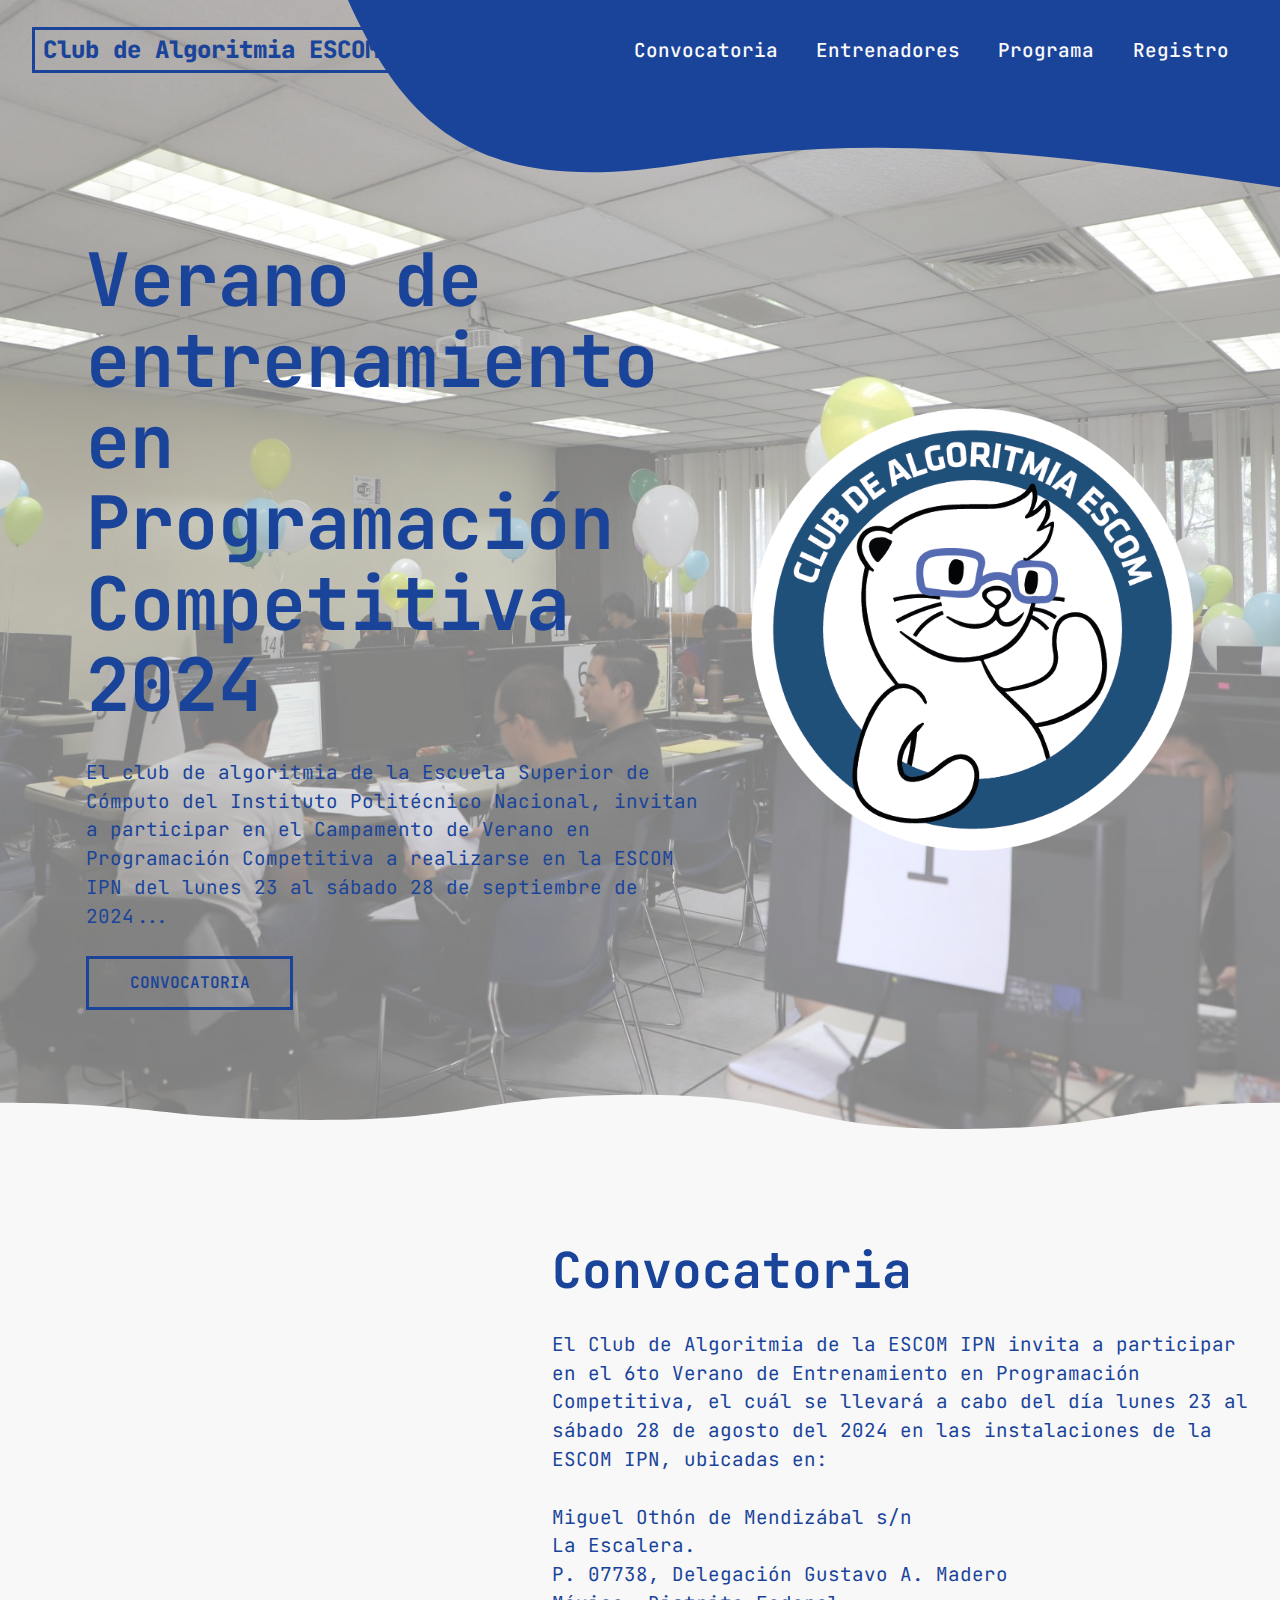
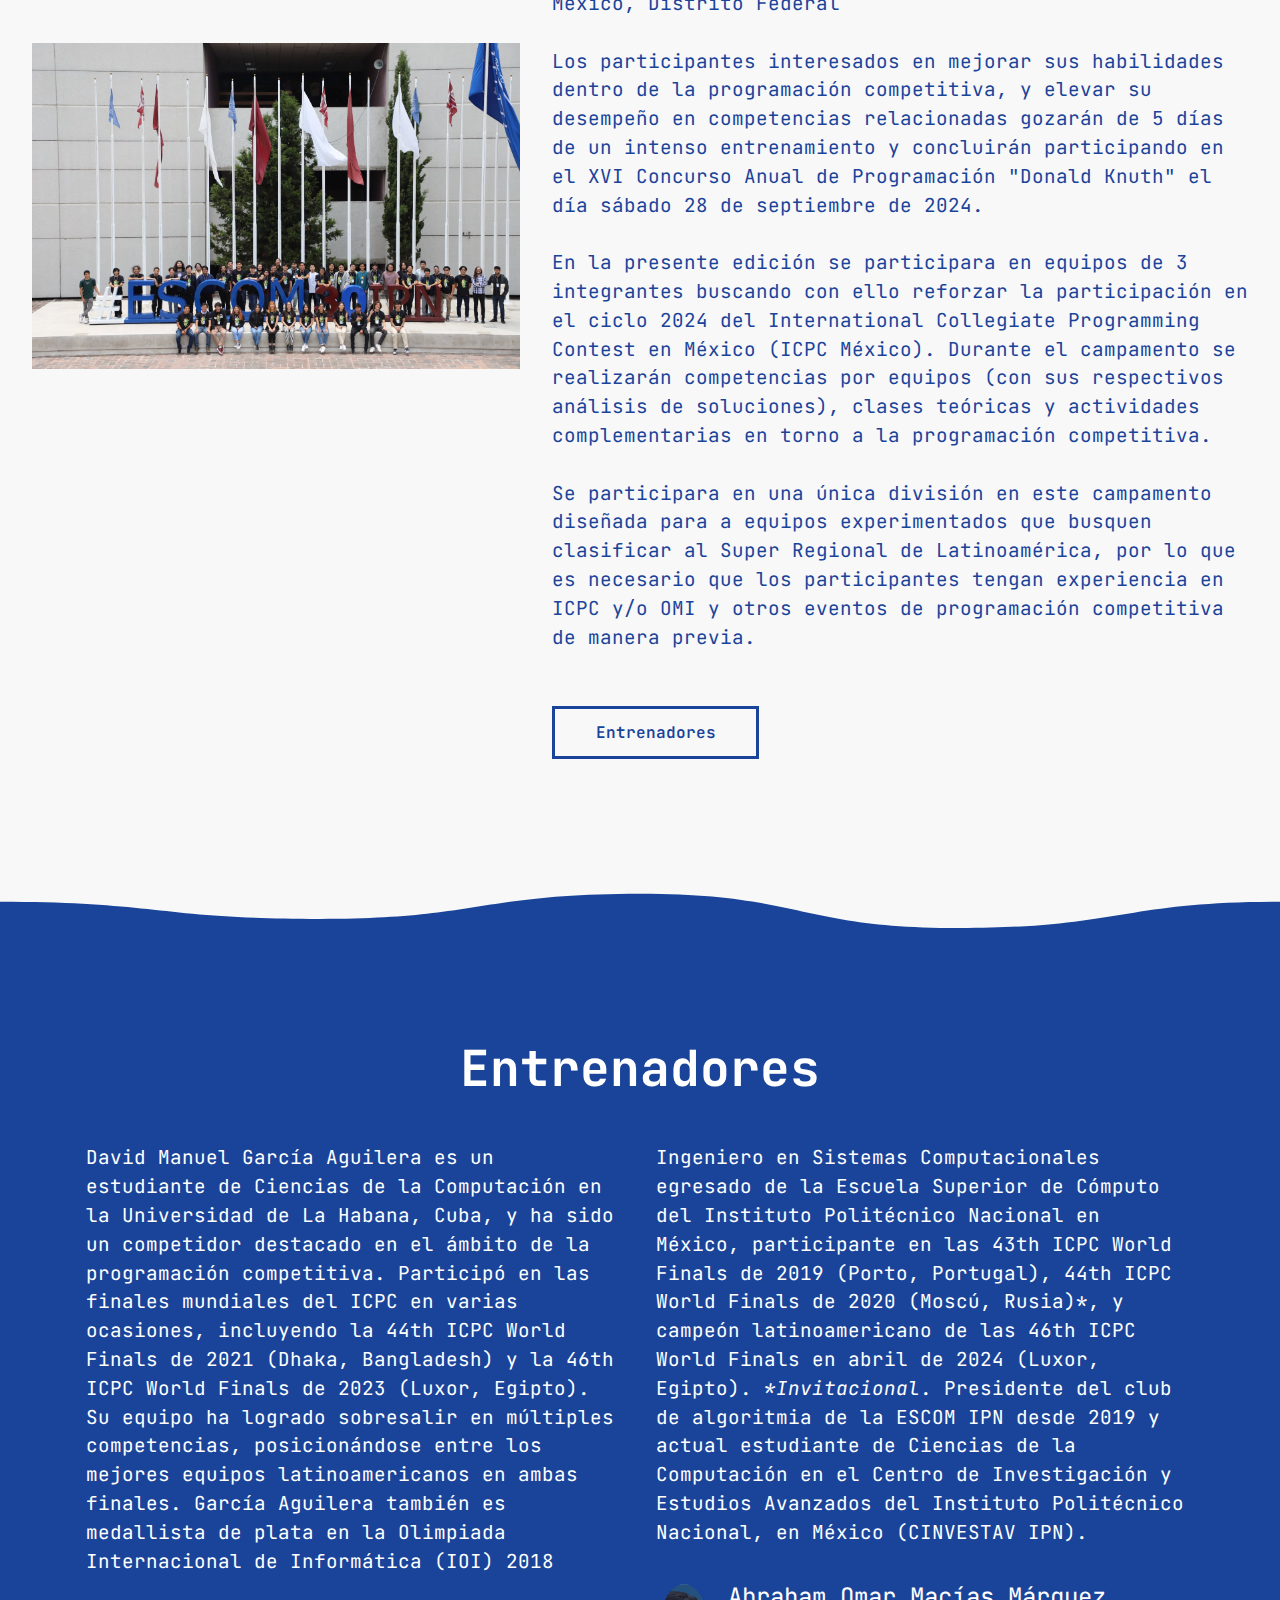
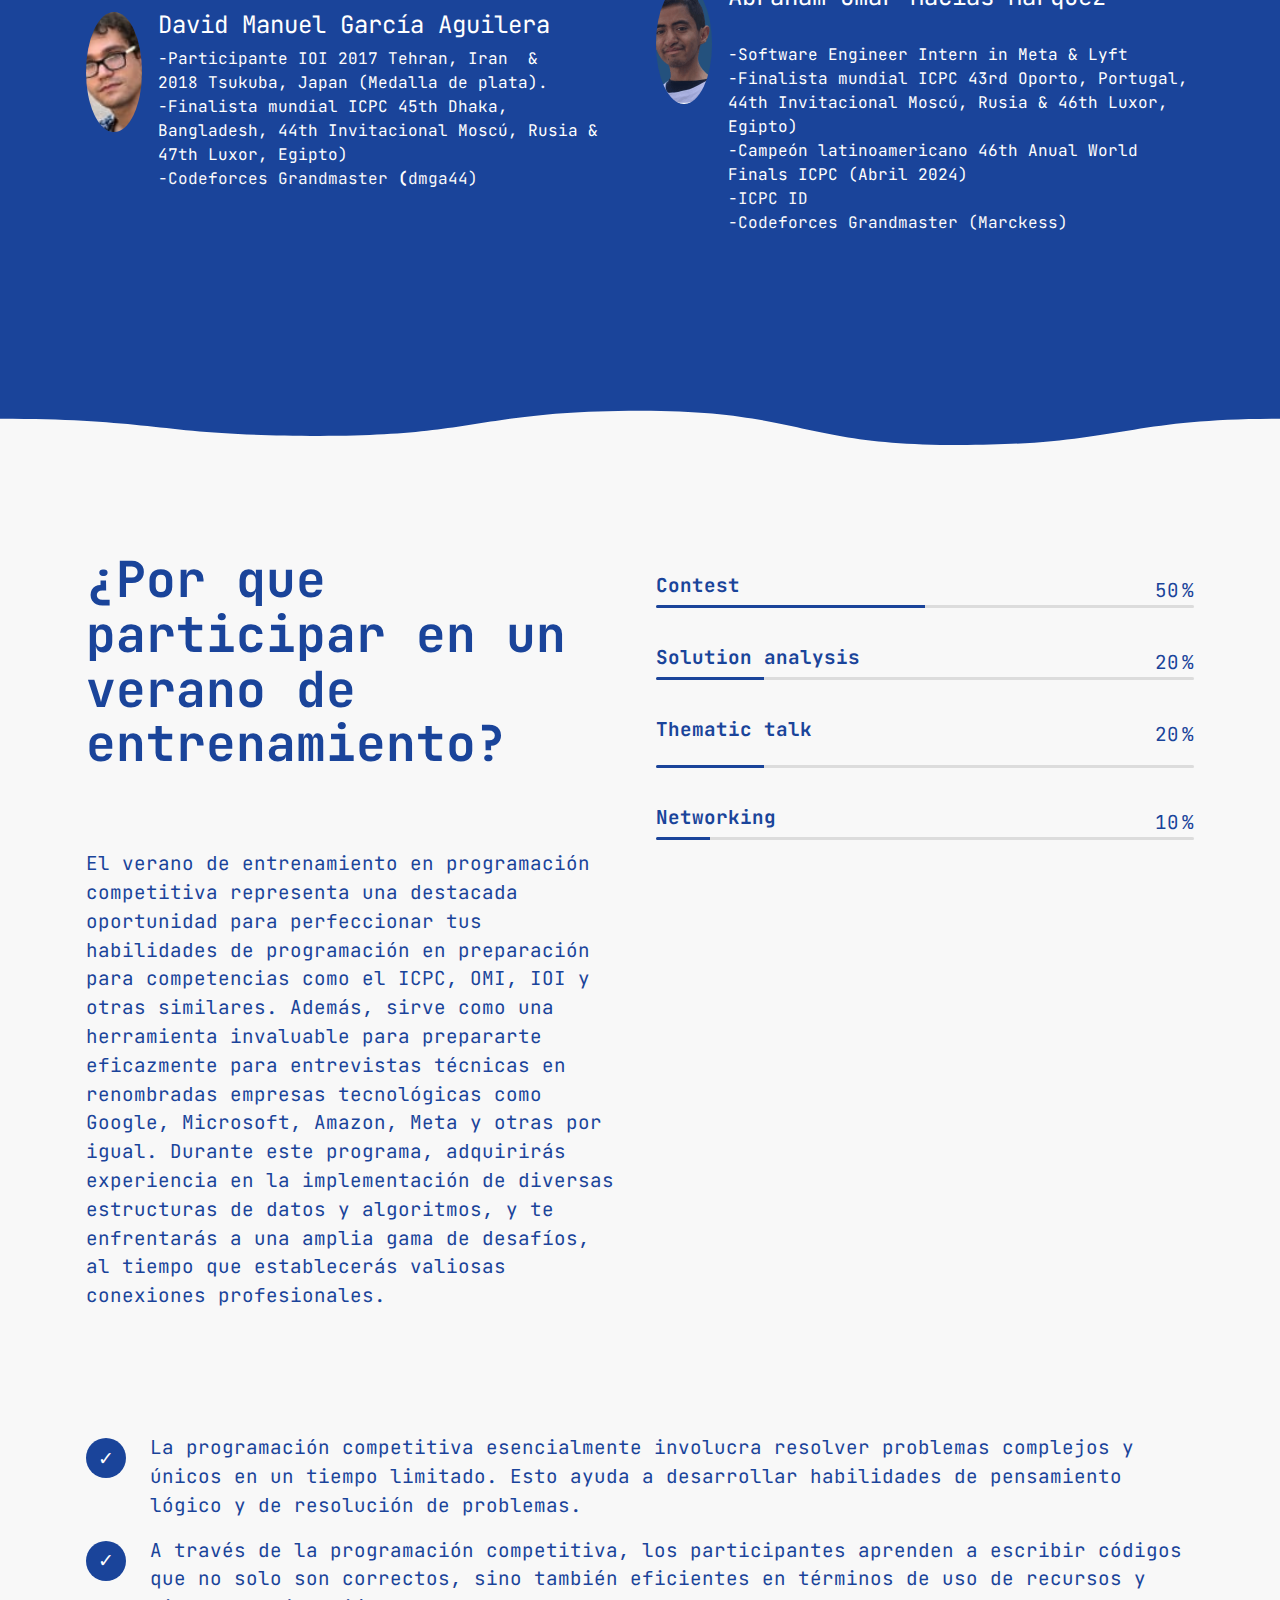
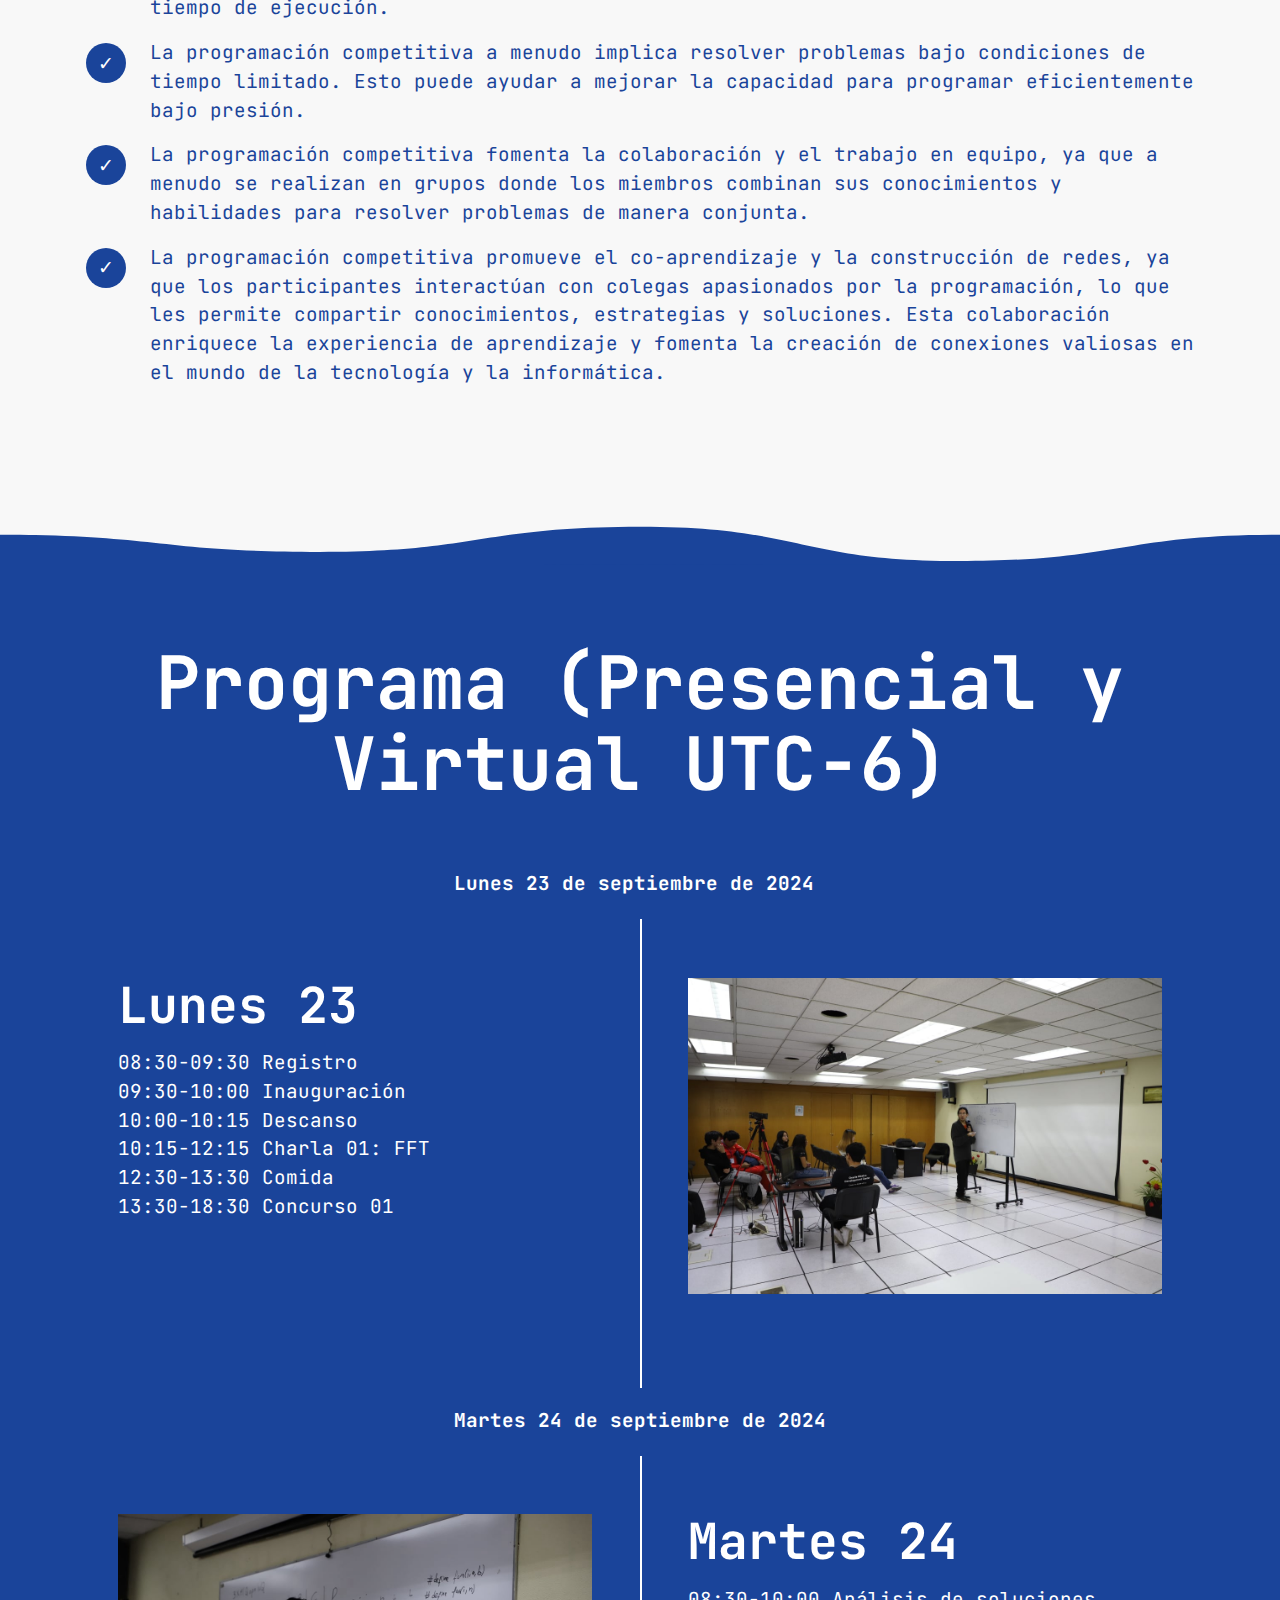
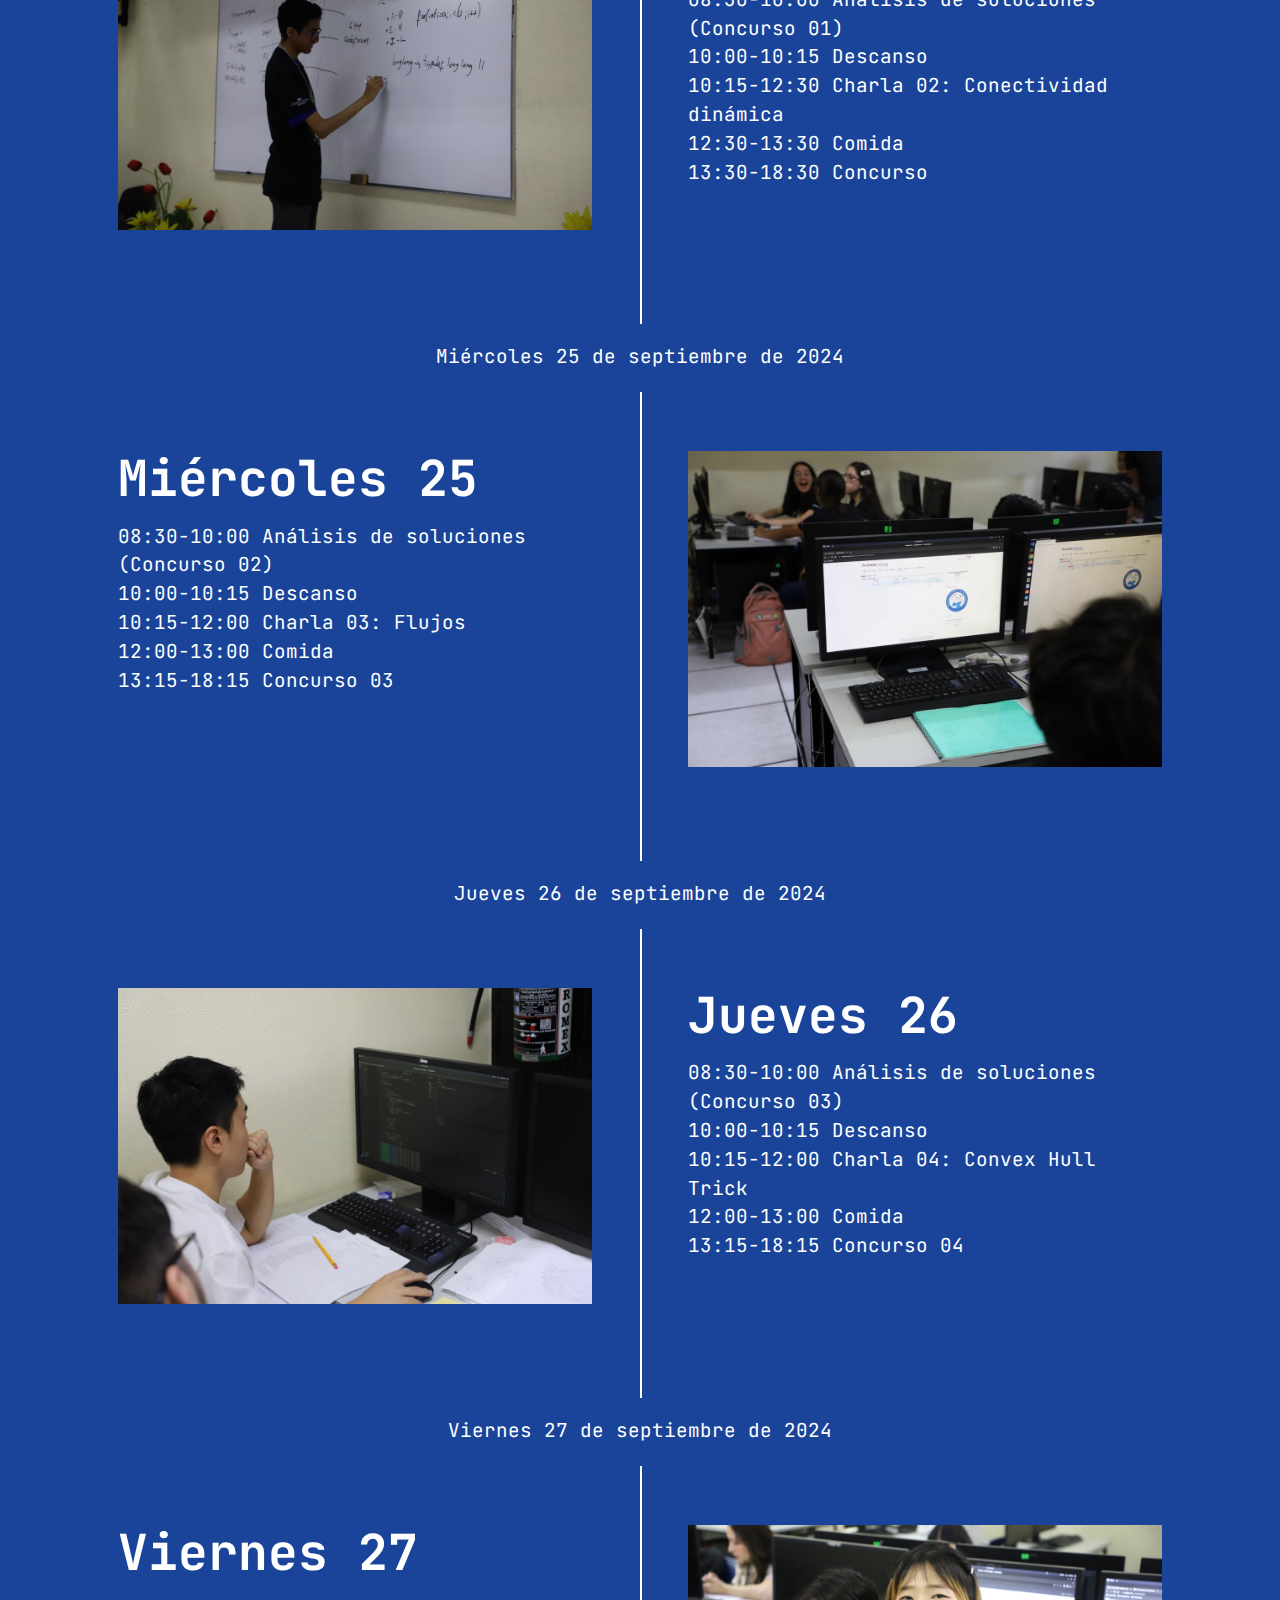
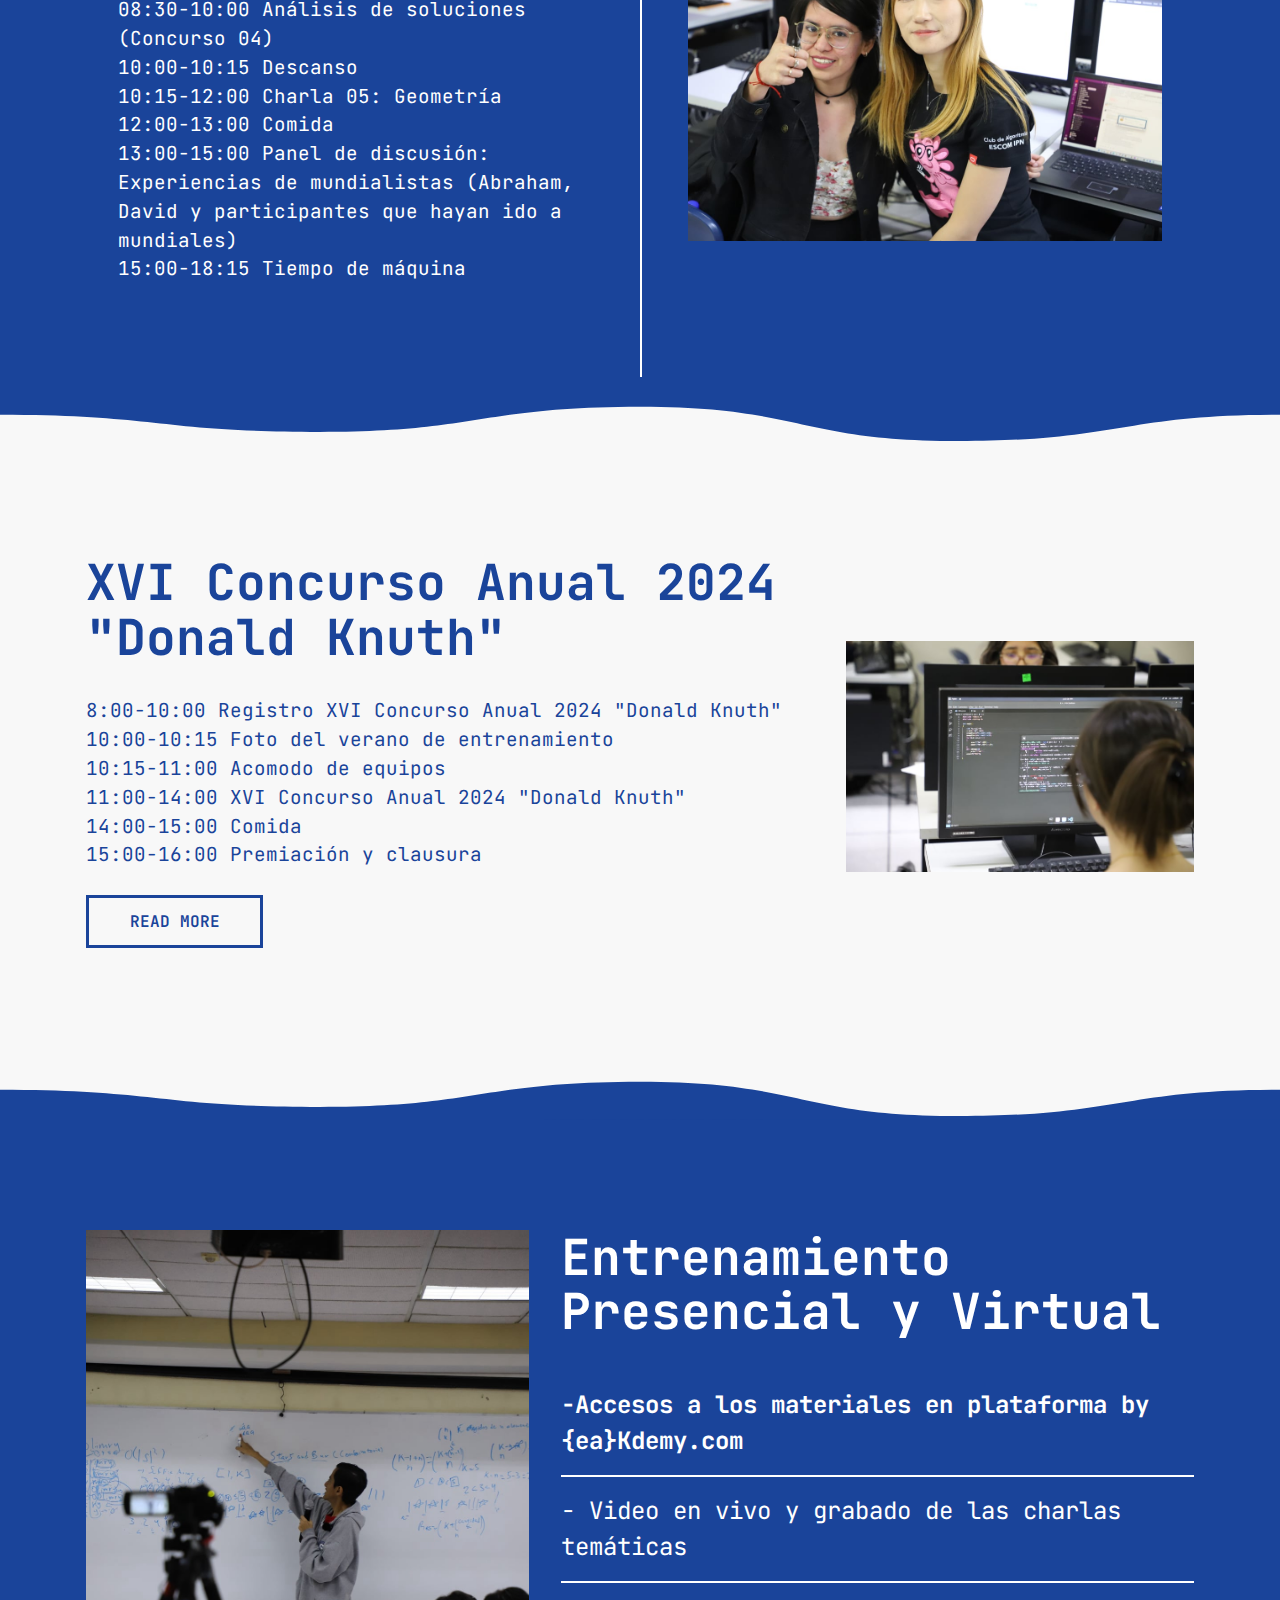
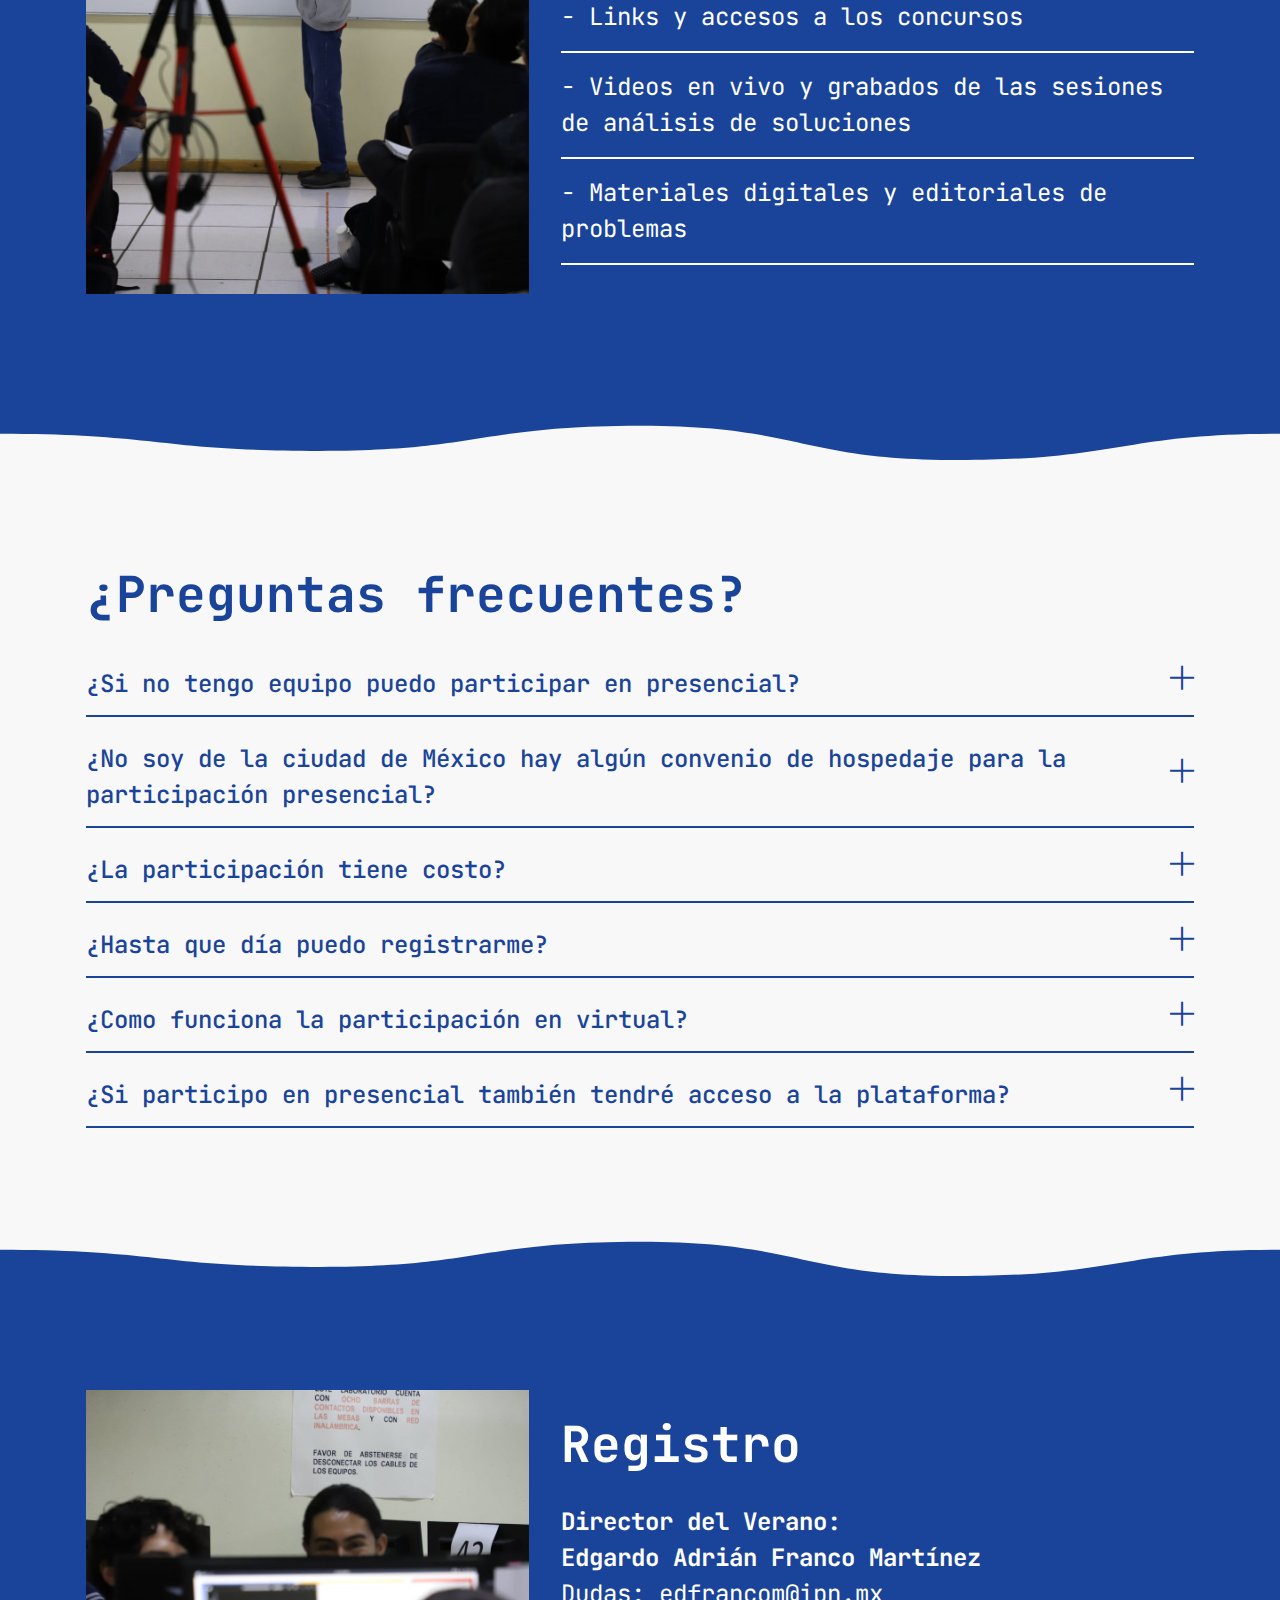
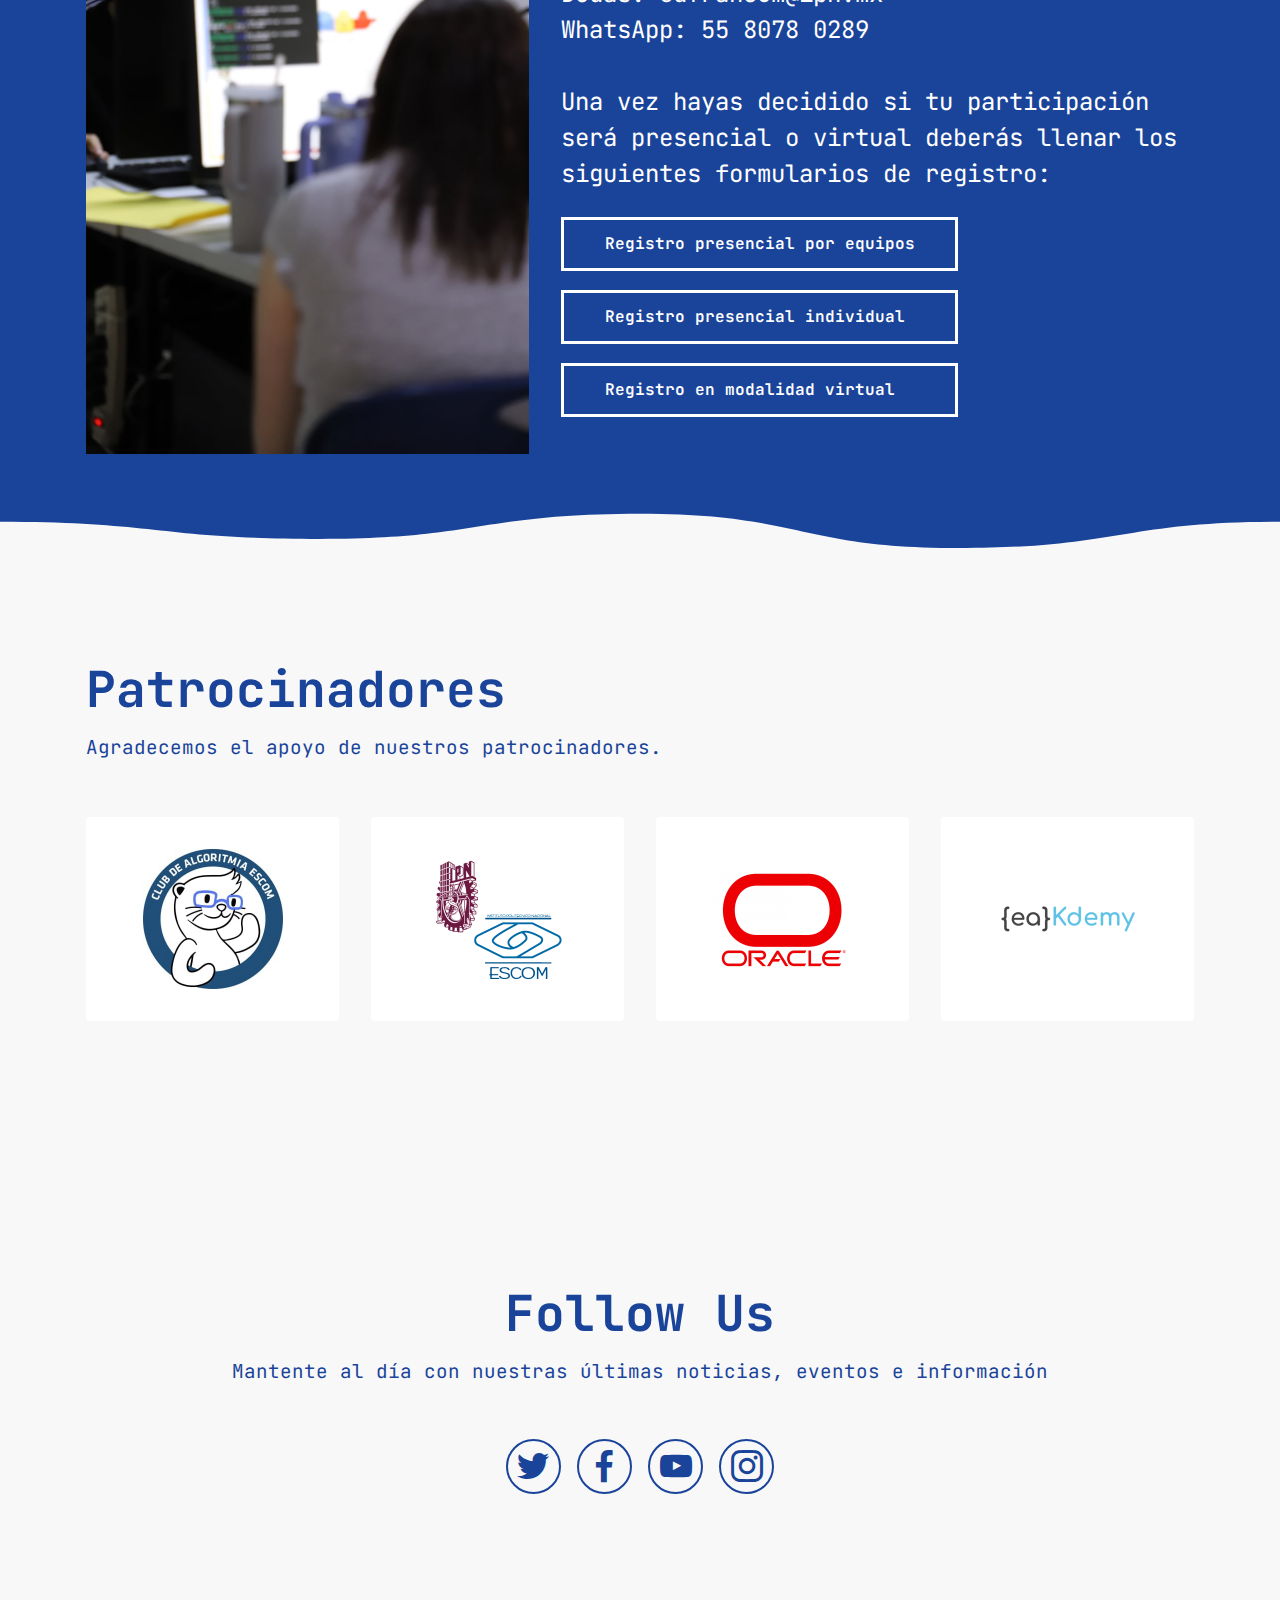
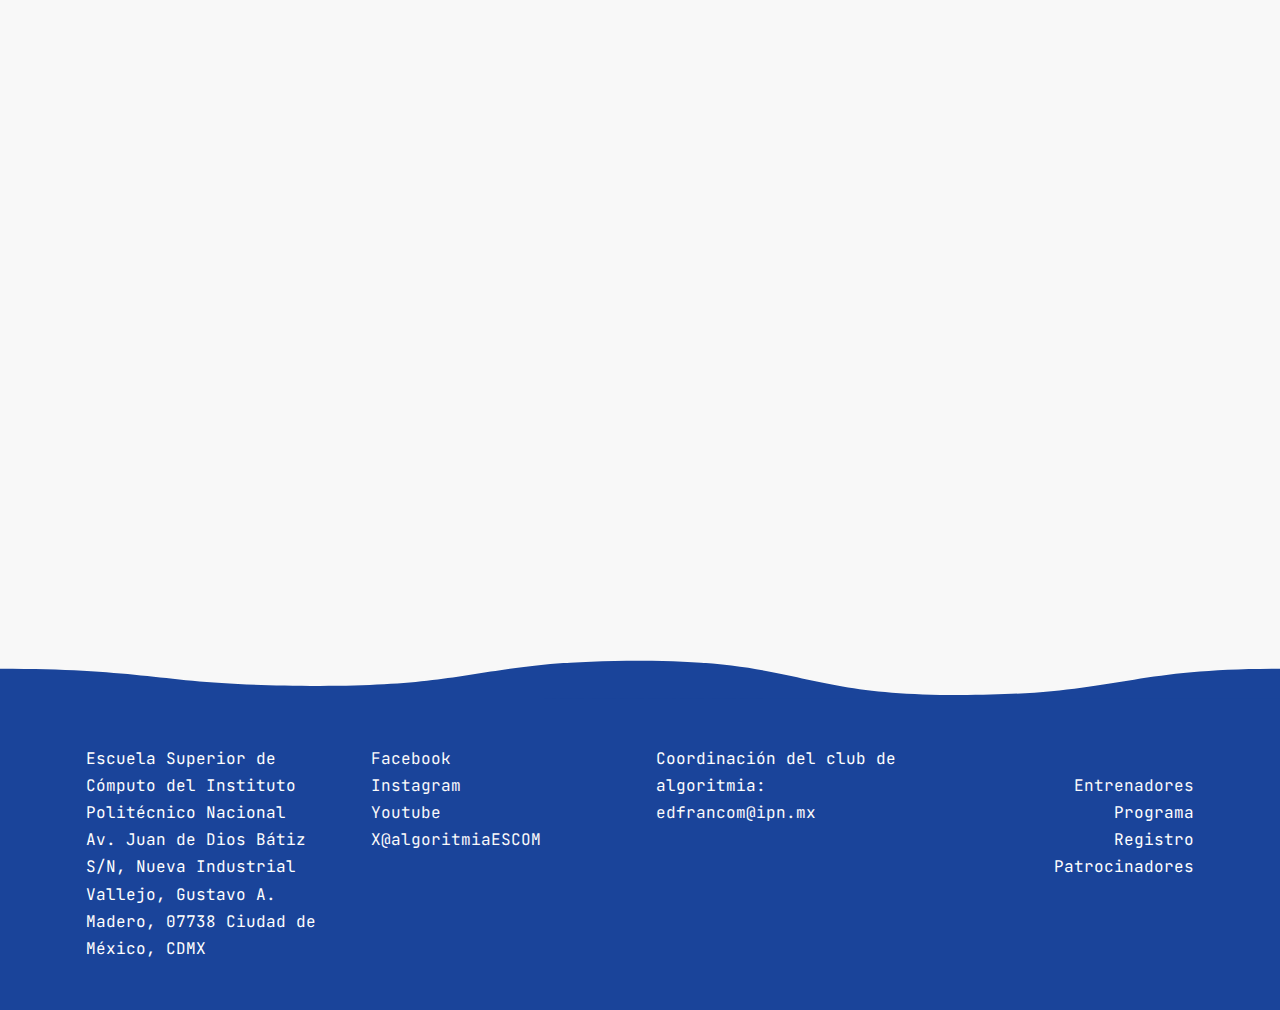
<file: raw/verano2024/index.html>
<!DOCTYPE html>
<html  >
<head>
  
  <meta charset="UTF-8">
  <meta http-equiv="X-UA-Compatible" content="IE=edge">
  
  <meta name="viewport" content="width=device-width, initial-scale=1, minimum-scale=1">
  <link rel="shortcut icon" href="assets/images/logo-huron-circular-128x128.png" type="image/x-icon">
  <meta name="description" content="">
  
  
  <title>Home</title>
  <link rel="stylesheet" href="assets/web/assets/mobirise-icons2/mobirise2.css">
  <link rel="stylesheet" href="assets/bootstrap/css/bootstrap.min.css">
  <link rel="stylesheet" href="assets/bootstrap/css/bootstrap-grid.min.css">
  <link rel="stylesheet" href="assets/bootstrap/css/bootstrap-reboot.min.css">
  <link rel="stylesheet" href="assets/popup-overlay-plugin/style.css">
  <link rel="stylesheet" href="assets/dropdown/css/style.css">
  <link rel="stylesheet" href="assets/socicon/css/styles.css">
  <link rel="stylesheet" href="assets/theme/css/style.css">
  <link rel="preload" href="https://fonts.googleapis.com/css?family=JetBrains+Mono:100,200,300,400,500,600,700,800,100i,200i,300i,400i,500i,600i,700i,800i&display=swap" as="style" onload="this.onload=null;this.rel='stylesheet'">
  <noscript><link rel="stylesheet" href="https://fonts.googleapis.com/css?family=JetBrains+Mono:100,200,300,400,500,600,700,800,100i,200i,300i,400i,500i,600i,700i,800i&display=swap"></noscript>
  <link rel="preload" as="style" href="assets/mobirise/css/mbr-additional.css?v=ZP75S9"><link rel="stylesheet" href="assets/mobirise/css/mbr-additional.css?v=ZP75S9" type="text/css">

  
  
  

</head>
<body>
  
  <section data-bs-version="5.1" class="menu menu1 cid-sBTUWB1imE" once="menu" id="menu1-1">
    

    <nav class="navbar navbar-dropdown navbar-expand-lg">
        <div class="container">
            <div class="navbar-brand">
                
                <span class="navbar-caption-wrap"><a class="navbar-caption text-primary display-5" href="index.html#top">Club de Algoritmia ESCOM IPN</a></span>
            </div>
            <button class="navbar-toggler" type="button" data-toggle="collapse" data-bs-toggle="collapse" data-target="#navbarSupportedContent" data-bs-target="#navbarSupportedContent" aria-controls="navbarNavAltMarkup" aria-expanded="false" aria-label="Toggle navigation">
                <div class="hamburger">
                    <span></span>
                    <span></span>
                    <span></span>
                    <span></span>
                </div>
            </button>
            <div class="collapse navbar-collapse" id="navbarSupportedContent">
                <ul class="navbar-nav nav-dropdown nav-right" data-app-modern-menu="true"><li class="nav-item"><a class="nav-link link text-white text-primary display-7" href="index.html#content01-4">Convocatoria</a></li>
                    <li class="nav-item"><a class="nav-link link text-white text-primary display-7" href="index.html#testimonials02-0" aria-expanded="false">Entrenadores</a></li>
                    <li class="nav-item"><a class="nav-link link text-white text-primary display-7" href="index.html#timeline02-a">Programa</a></li>
                    <li class="nav-item"><a class="nav-link link text-white text-primary display-7" href="index.html#team03-j">Registro</a>
                    </li></ul>
                
                
            </div>
        </div>
    </nav>
</section>

<section data-bs-version="5.1" class="header1 cid-sBTUWbBvMs" id="header01-0">
    
    <div class="mbr-overlay" style="opacity: 0.5; background-color: rgb(255, 255, 255);"></div>
    <svg xmlns="http://www.w3.org/2000/svg" viewBox="0 0 1600 900" width="1600" height="900" class="lottie__svg" preserveAspectRatio="none">
        <defs>
            <clipPath id="__lottie_element_56">
                <rect width="1600" height="900" x="0" y="0"></rect>
            </clipPath>
        </defs>
        <g clip-path="url(#__lottie_element_56)">
            <g transform="matrix(1,0,0,1,1389.843017578125,-225.20799255371094)" opacity="1" style="display: block;">
                <g opacity="1" transform="matrix(1,0,0,1,0,0)">
                    <path fill="rgb(255,237,168)" fill-opacity="1" d=" M-419.624755859375,415.6952209472656 C17.504684448242188,354.5908203125 503.072998046875,568.8040161132812 708.1630249023438,382.1440124511719 C913.2529907226562,195.4739990234375 407.1830139160156,25.333999633789062 407.1830139160156,-114.36599731445312 C407.1830139160156,-283.6960144042969 431.1730041503906,-345.0660095214844 316.9930114746094,-426.3559875488281 C146.18299865722656,-547.9760131835938 69.49299621582031,-405.5559997558594 -319.84698486328125,-361.5459899902344 C-641.4569702148438,-325.1860046386719 -1008.0747680664062,-305.5247802734375 -870.084716796875,-3.934781312942505 C-732.0947265625,297.65521240234375 -740.6259765625,460.5013732910156 -419.624755859375,415.6952209472656z">
                    </path>
                </g>
            </g>
        </g>
    </svg>
    <div class="container">
        <div class="row justify-content-center">
            <div class="col-12 col-md-12 col-lg-5 m-auto">
                <div class="image-wrapper md-pb">
                    <img class="w-100" src="assets/images/logo-huron-circular-592x592.png" alt="">
                </div>
            </div>
            <div class="col-12 col-md-12 col-lg m-auto">
                <div class="text-wrapper align-left">
                    <h1 class="mbr-section-title mbr-fonts-style mb-4 display-1"><strong>Verano de entrenamiento en Programación Competitiva 2024</strong></h1>
                    <p class="mbr-text mbr-fonts-style display-7">
                        El club de algoritmia de la Escuela Superior de Cómputo del Instituto Politécnico Nacional, invitan a participar en el Campamento de Verano en Programación Competitiva a realizarse en la ESCOM IPN del lunes 23 al sábado 28 de septiembre de 2024...</p>
                    <div class="mbr-section-btn mt-3"><a class="btn btn-lg btn-primary-outline display-4" href="index.html#content01-4">CONVOCATORIA</a></div>
                </div>
            </div>
        </div>
    </div>
</section>

<section data-bs-version="5.1" class="content1 cid-sBUf7bgybF" id="content01-4">
    
    
    <svg class="svg-top" version="1.1" xmlns="http://www.w3.org/2000/svg" xmlns:xlink="http://www.w3.org/1999/xlink" x="0px" y="0px" viewBox="0 0 1600 40" style="enable-background:new 0 0 1600 40;" preserveAspectRatio="none">
        <style type="text/css">
            .st0 
        </style>
        <path class="st0" d="M-1,15.7c200.1,0,200.7,13.8,400.9,13.8C600,29.5,600.4,9.3,800.5,9.3S998.8,36.8,1199,36.8
	s201.9-21.1,402-21.1v24.1L-1,40V15.7z"></path>
    </svg>
    <div class="container-fluid">
        <div class="row justify-content-center">
            <div class="col-12 col-md-12 col-lg-5 image-wrapper m-auto">
                <img class="w-100 md-pb" src="assets/images/img-4270-1459x973.jpg" alt="">
            </div>
            <div class="col-12 col-md-12 col-lg m-auto">
                <div class="text-wrapper align-left">
                    <h1 class="mbr-section-title mbr-fonts-style mb-4 display-2"><strong>Convocatoria</strong></h1>
                    <p class="mbr-text mbr-fonts-style display-7">El Club de Algoritmia de la ESCOM IPN invita a participar en el 6to Verano de Entrenamiento en Programación Competitiva, el cuál se llevará a cabo del día lunes 23 al sábado 28 de agosto del 2024 en las instalaciones de la ESCOM IPN, ubicadas en:
<br>
<br>Miguel Othón de Mendizábal s/n
<br>La Escalera.
<br>P. 07738, Delegación Gustavo A. Madero
<br>México, Distrito Federal<br><br>Los participantes interesados en mejorar sus habilidades dentro de la programación competitiva, y elevar su desempeño en competencias relacionadas gozarán de 5 días de un intenso entrenamiento y concluirán participando en el XVI Concurso Anual de Programación "Donald Knuth" el día sábado 28 de septiembre de 2024.
<br>
<br>En la presente edición se participara en equipos de 3 integrantes buscando con ello reforzar la participación en el ciclo 2024 del International Collegiate Programming Contest en México (ICPC México). Durante el campamento se realizarán competencias por equipos (con sus respectivos análisis de soluciones), clases teóricas y actividades complementarias en torno a la programación competitiva.
<br>
<br>Se participara en una única división en este campamento diseñada para a equipos experimentados que busquen clasificar al Super Regional de Latinoamérica,&nbsp;por lo que es necesario que los participantes tengan experiencia en ICPC y/o OMI y otros eventos de programación competitiva de manera previa.<br><br></p>
                    <div class="mbr-section-btn mt-3"><a class="btn btn-lg btn-primary-outline display-4" href="index.html#testimonials02-0">Entrenadores</a></div>
                </div>
            </div>
        </div>
    </div>
</section>

<section data-bs-version="5.1" class="testimonials2 cid-tKiwt6xpZs" id="testimonials02-0">
    
    
    <div class="wave-container">
        <svg class="svg-top" version="1.1" xmlns="http://www.w3.org/2000/svg" xmlns:xlink="http://www.w3.org/1999/xlink" x="0px" y="0px" viewBox="0 0 1600 40" style="enable-background:new 0 0 1600 40;" preserveAspectRatio="none">
            <style type="text/css">
                .st0 
            </style>
            <path class="st0" d="M-1,15.7c200.1,0,200.7,13.8,400.9,13.8C600,29.5,600.4,9.3,800.5,9.3S998.8,36.8,1199,36.8
                s201.9-21.1,402-21.1v24.1L-1,40V15.7z"></path>
        </svg>
    </div>
    <div class="container">
        <h3 class="mbr-section-title mbr-fonts-style align-center mb-5 display-2">
            <strong>Entrenadores</strong></h3>
        <div class="row justify-content-center">
            <div class="card col-12 col-md-6">
                <p class="mbr-text mbr-fonts-style mb-4 display-7">David Manuel García Aguilera es un estudiante de Ciencias de la Computación en la Universidad de La Habana, Cuba, y ha sido un competidor destacado en el ámbito de la programación competitiva. Participó en las finales mundiales del ICPC en varias ocasiones, incluyendo la 44th ICPC World Finals de 2021 (Dhaka, Bangladesh) y la 46th ICPC World Finals de 2023 (Luxor, Egipto). Su equipo ha logrado sobresalir en múltiples competencias, posicionándose entre los mejores equipos latinoamericanos en ambas finales. García Aguilera también es medallista de plata en la Olimpiada Internacional de Informática (IOI) 2018​</p>
                <div class="d-flex mb-md-0 mb-4">
                    <div class="image-wrapper">
                        <img src="assets/images/david-manuel-garca-aguilera-136x102.jpg" alt="">
                    </div>
                    <div class="text-wrapper my-auto">
                        <p class="name mbr-fonts-style mb-1 display-5">David Manuel García Aguilera&nbsp;<br></p>
                        <p class="position mbr-fonts-style display-4">-Participante IOI 2017&nbsp;Tehran, Iran &nbsp;&amp; 2018&nbsp;Tsukuba, Japan (Medalla de plata).<br>-Finalista mundial ICPC 45th Dhaka, Bangladesh, 44th Invitacional Moscú, Rusia &amp; 47th Luxor, Egipto)<br><strong><a href="https://codeforces.com/profile/dmga44" class="text-white text-primary" target="_blank"></a><a href="https://codeforces.com/profile/dmga44" class="text-white" target="_blank">-Codeforces Grandmaster</a>&nbsp;(</strong><a href="https://codeforces.com/profile/dmga44" class="text-white" target="_blank">dmga44</a><strong><a href="https://codeforces.com/profile/dmga44" class="text-white" target="_blank">)</a></strong><strong><br></strong><br><br></p>
                    </div>
                </div>
            </div>
            <div class="card col-12 col-md-6">
                <p class="mbr-text mbr-fonts-style mb-4 display-7">Ingeniero en Sistemas Computacionales egresado de la Escuela Superior de Cómputo del Instituto Politécnico Nacional en México, participante en las 43th ICPC World Finals  de 2019 (Porto, Portugal), 44th ICPC World Finals de 2020 (Moscú, Rusia)*, y campeón latinoamericano de las 46th ICPC World Finals en abril de 2024 (Luxor, Egipto).<em> *Invitacional</em>. Presidente del club de algoritmia de la ESCOM IPN desde 2019 y actual estudiante de Ciencias de la Computación en el Centro de Investigación y Estudios Avanzados del Instituto Politécnico Nacional, en México (CINVESTAV IPN).</p>
                <div class="d-flex mb-md-0 mb-4">
                    <div class="image-wrapper">
                        <img src="assets/images/abraham-240x240.png" alt="">
                    </div>
                    <div class="text-wrapper my-auto">
                        <p class="name mbr-fonts-style mb-1 display-5">Abraham Omar Macías Márquez</p>
                        <p class="position mbr-fonts-style display-4"><strong><br></strong>-Software Engineer Intern in Meta &amp; Lyft
<br>-Finalista mundial ICPC 43rd Oporto, Portugal, 44th Invitacional Moscú, Rusia &amp; 46th Luxor, Egipto)<br>-Campeón latinoamericano 46th Anual World Finals ICPC (Abril 2024)<br><a href="https://icpc.global/ICPCID/GYYSXQD42GEL" class="text-white" target="_blank">-ICPC ID&nbsp;</a><br><a href="https://codeforces.com/profile/Marckess" class="text-white" target="_blank">-Codeforces Grandmaster&nbsp;(Marckess)</a><br></p>
                    </div>
                </div>
            </div>
        </div>
    </div>
</section>

<section data-bs-version="5.1" class="progress-bars1 cid-sBUfD7LVU5" id="progress-bars01-8">

    

    
    <svg class="svg-top" version="1.1" xmlns="http://www.w3.org/2000/svg" xmlns:xlink="http://www.w3.org/1999/xlink" x="0px" y="0px" viewBox="0 0 1600 40" style="enable-background:new 0 0 1600 40;" preserveAspectRatio="none">
        <style type="text/css">
            .st0 
        </style>
        <path class="st0" d="M-1,15.7c200.1,0,200.7,13.8,400.9,13.8C600,29.5,600.4,9.3,800.5,9.3S998.8,36.8,1199,36.8
	s201.9-21.1,402-21.1v24.1L-1,40V15.7z"></path>
    </svg>


    <div class="container">


        <div class="row">
            <div class="col-md-12 col-lg-6 text-elements pb-4 md-pb">
                
                <h4 class="section-content-title pb-3 align-left mbr-fonts-style display-2"><strong>¿Por que participar en un verano de entrenamiento?
</strong><div><strong><br></strong></div></h4>
                <p class="section-content-text align-left mbr-fonts-style display-7">El verano de entrenamiento en programación competitiva representa una destacada oportunidad para perfeccionar tus habilidades de programación en preparación para competencias como el ICPC, OMI, IOI y otras similares. Además, sirve como una herramienta invaluable para prepararte eficazmente para entrevistas técnicas en renombradas empresas tecnológicas como Google, Microsoft, Amazon, Meta y otras por igual. Durante este programa, adquirirás experiencia en la implementación de diversas estructuras de datos y algoritmos, y te enfrentarás a una amplia gama de desafíos, al tiempo que establecerás valiosas conexiones profesionales.</p>
            </div>
            <div class="progress_elements col-md-12 col-lg-6 pt-4">
                <div class="progress1 pb-5">
                    <div class="title-wrap">
                        <div class="progressbar-title mbr-fonts-style display-7">
                            <p><strong>Contest</strong><br></p>
                        </div>
                        <div class="progress_value mbr-fonts-style display-7">
                            <div class="progressbar-number">
                            </div>
                            <span>%</span>
                        </div>
                    </div>
                    <progress class="progress progress-primary " max="100" value="50">
                    </progress>
                </div>

                <div class="progress2 pb-5">
                    <div class="title-wrap">
                        <div class="progressbar-title mbr-fonts-style display-7">
                            <p><strong>Solution analysis</strong><br></p>
                        </div>
                        <div class="progress_value mbr-fonts-style display-7">
                            <div class="progressbar-number">
                            </div>
                            <span>%</span>
                        </div>
                    </div>
                    <progress class="progress progress-primary" max="100" value="20">
                    </progress>
                </div>

                <div class="progress3 pb-5">
                    <div class="title-wrap">
                        <div class="progressbar-title mbr-fonts-style display-7">
                            <p><strong>Thematic talk
</strong><br>
<br></p>
                        </div>
                        <div class="progress_value mbr-fonts-style display-7">
                            <div class="progressbar-number">
                            </div>
                            <span>%</span>
                        </div>
                    </div>
                    <progress class="progress progress-primary" max="100" value="20">
                    </progress>
                </div>

                <div class="progress4 pb-5">
                    <div class="title-wrap">
                        <div class="progressbar-title mbr-fonts-style display-7">
                            <p><strong>Networking</strong><br></p>
                        </div>
                        <div class="progress_value mbr-fonts-style display-7">
                            <div class="progressbar-number">
                            </div>
                            <span>%</span>
                        </div>
                    </div>
                    <progress class="progress progress-primary" max="100" value="10">
                    </progress>
                </div>

                
            </div>
        </div>
    </div>
</section>

<section data-bs-version="5.1" class="list1 cid-sBUfSVK3HR" id="list01-b">
    
    <svg class="svg-top" version="1.1" xmlns="http://www.w3.org/2000/svg" xmlns:xlink="http://www.w3.org/1999/xlink" x="0px" y="0px" viewBox="0 0 1600 40" style="enable-background:new 0 0 1600 40;" preserveAspectRatio="none">
        <style type="text/css">
            .st0 
        </style>
        <path class="st0" d="M-1,15.7c200.1,0,200.7,13.8,400.9,13.8C600,29.5,600.4,9.3,800.5,9.3S998.8,36.8,1199,36.8
	s201.9-21.1,402-21.1v24.1L-1,40V15.7z"></path>
    </svg>
    <div class="container">
        <div class="row justify-content-center">
            <div class="counter-container col-md-12 col-lg-12">
                
                <div class="mbr-text mbr-fonts-style display-7">
                    <ul>
                        <li><span style="font-size: 1.2rem;">La programación competitiva esencialmente involucra resolver problemas complejos y únicos en un tiempo limitado. Esto ayuda a desarrollar habilidades de pensamiento lógico y de resolución de problemas.
</span></li><li><span style="font-size: 1.2rem;">A través de la programación competitiva, los participantes aprenden a escribir códigos que no solo son correctos, sino también eficientes en términos de uso de recursos y tiempo de ejecución.
</span></li><li><span style="font-size: 1.2rem;">La programación competitiva a menudo implica resolver problemas bajo condiciones de tiempo limitado. Esto puede ayudar a mejorar la capacidad para programar eficientemente bajo presión.
</span></li><li><span style="font-size: 1.2rem;">La programación competitiva fomenta la colaboración y el trabajo en equipo, ya que a menudo se realizan en grupos donde los miembros combinan sus conocimientos y habilidades para resolver problemas de manera conjunta.
</span></li><li>La programación competitiva promueve el co-aprendizaje y la construcción de redes, ya que los participantes interactúan con colegas apasionados por la programación, lo que les permite compartir conocimientos, estrategias y soluciones. Esta colaboración enriquece la experiencia de aprendizaje y fomenta la creación de conexiones valiosas en el mundo de la tecnología y la informática.</li>
                    </ul>
                </div>
            </div>
        </div>
    </div>
</section>

<section data-bs-version="5.1" class="timeline2 cid-sBUfR1pTVP" id="timeline02-a">
    
    
    <svg class="svg-top" version="1.1" xmlns="http://www.w3.org/2000/svg" xmlns:xlink="http://www.w3.org/1999/xlink" x="0px" y="0px" viewBox="0 0 1600 40" style="enable-background:new 0 0 1600 40;" preserveAspectRatio="none">
        <style type="text/css">
            .st0 
        </style>
        <path class="st0" d="M-1,15.7c200.1,0,200.7,13.8,400.9,13.8C600,29.5,600.4,9.3,800.5,9.3S998.8,36.8,1199,36.8
	s201.9-21.1,402-21.1v24.1L-1,40V15.7z"></path>
    </svg>
    <div class="container">
        <div class="mbr-section-head">
            <h3 class="mbr-section-title mbr-fonts-style align-center mb-0 display-1"><strong>Programa (Presencial y Virtual UTC-6)</strong></h3>
            
        </div>
        <div class="timelines-container mt-4">
            <div class="row timeline-element first-separline mb-5">
                <div class="timeline-date col-12">
                    <div class="timeline-date-wrapper">
                        <p class="mbr-timeline-date display-7"><strong>Lunes 23 de septiembre de 2024&nbsp;</strong><br></p>
                    </div>
                </div>

                <div class="col-12 col-md-6">
                    <div class="image-wrapper">
                        <img class="w-100 md-pb" src="assets/images/img-5220-1128x752.jpg" alt="">
                    </div>
                </div>
                <div class="col-12 col-md-6">
                    <div class="timeline-text-wrapper">
                        <h4 class="mbr-timeline-title mbr-fonts-style mb-0 display-2"><strong>Lunes 23</strong></h4>
                        <p class="mbr-text mbr-fonts-style mt-3 mb-0 display-7">08:30-09:30 Registro
<br>09:30-10:00 Inauguración
<br>10:00-10:15 Descanso
<br>10:15-12:15 Charla 01: FFT
<br>12:30-13:30 Comida
<br>13:30-18:30 Concurso 01</p>
                        
                    </div>
                </div>
            </div>
            <div class="row timeline-element first-separline mb-5">
                <div class="timeline-date col-12">
                    <div class="timeline-date-wrapper">
                        <p class="mbr-timeline-date display-7"><strong>
                            Martes 24 de septiembre de 2024</strong></p>
                    </div>
                </div>


                <div class="col-12 col-md-6">
                    <div class="timeline-text-wrapper">
                        <h4 class="mbr-timeline-title mbr-fonts-style mb-0 display-2"><strong>Martes 24</strong></h4>
                        <p class="mbr-text mbr-fonts-style mt-3 mb-0 display-7">08:30-10:00 Análisis de soluciones (Concurso 01)
<br>10:00-10:15 Descanso
<br>10:15-12:30 Charla 02: Conectividad dinámica
<br>12:30-13:30 Comida
<br>13:30-18:30 Concurso&nbsp;</p>
                        
                    </div>
                </div>
                <div class="col-12 col-md-6">
                    <div class="image-wrapper">
                        <img class="w-100 md-pb" src="assets/images/img-3852-1128x752.jpg" alt="">
                    </div>
                </div>
            </div>
            <div class="row timeline-element first-separline mb-5">
                <div class="timeline-date col-12">
                    <div class="timeline-date-wrapper">
                        <p class="mbr-timeline-date display-7">
                            Miércoles 25 de septiembre de 2024</p>
                    </div>
                </div>

                <div class="col-12 col-md-6">
                    <div class="image-wrapper">
                        <img class="w-100 md-pb" src="assets/images/img-3920-1128x752.jpg" alt="">
                    </div>
                </div>
                <div class="col-12 col-md-6">
                    <div class="timeline-text-wrapper">
                        <h4 class="mbr-timeline-title mbr-fonts-style mb-0 display-2"><strong>Miércoles 25</strong></h4>
                        <p class="mbr-text mbr-fonts-style mt-3 mb-0 display-7">08:30-10:00 Análisis de soluciones (Concurso 02)
<br>10:00-10:15 Descanso
<br>10:15-12:00 Charla 03: Flujos
<br>12:00-13:00 Comida
<br>13:15-18:15 Concurso 03</p>
                        
                    </div>
                </div>
            </div>
            <div class="row timeline-element first-separline mb-5">
                <div class="timeline-date col-12">
                    <div class="timeline-date-wrapper">
                        <p class="mbr-timeline-date display-7">
                            Jueves 26 de septiembre de 2024</p>
                    </div>
                </div>

                <div class="col-12 col-md-6">
                    <div class="timeline-text-wrapper">
                        <h4 class="mbr-timeline-title mbr-fonts-style mb-0 display-2"><strong>Jueves 26</strong></h4>
                        <p class="mbr-text mbr-fonts-style mt-3 mb-0 display-7">08:30-10:00 Análisis de soluciones (Concurso 03)
<br>10:00-10:15 Descanso
<br>10:15-12:00 Charla 04: Convex Hull Trick
<br>12:00-13:00 Comida
<br>13:15-18:15 Concurso 04</p>
                        
                    </div>
                </div>
                <div class="col-12 col-md-6">
                    <div class="image-wrapper">
                        <img src="assets/images/img-4621-1128x752.jpg" alt="" title="">
                    </div>
                </div>
            </div>

            <div class="row timeline-element first-separline mb-5">
                <div class="timeline-date col-12">
                    <div class="timeline-date-wrapper">
                        <p class="mbr-timeline-date display-7">
                            Viernes 27 de septiembre de 2024</p>
                    </div>
                </div>

                <div class="col-12 col-md-6">
                    <div class="image-wrapper">
                        <img src="assets/images/img-5384-1128x752.jpg" alt="" title="">
                    </div>
                </div>
                <div class="col-12 col-md-6">
                    <div class="timeline-text-wrapper">
                        <h4 class="mbr-timeline-title mbr-fonts-style mb-0 display-2"><strong>Viernes 27</strong></h4>
                        <p class="mbr-text mbr-fonts-style mt-3 mb-0 display-7">08:30-10:00 Análisis de soluciones (Concurso 04)
<br>10:00-10:15 Descanso
<br>10:15-12:00 Charla 05: Geometría
<br>12:00-13:00 Comida
<br>13:00-15:00 Panel de discusión: Experiencias de mundialistas (Abraham, David y participantes que hayan ido a mundiales)
<br>15:00-18:15 Tiempo de máquina</p>
                        
                    </div>
                </div>
            </div>

        </div>
    </div>
</section>

<section data-bs-version="5.1" class="header3 cid-sBUfmkfnZ5" id="header03-7">
    
    

    <svg class="svg-top" version="1.1" xmlns="http://www.w3.org/2000/svg" xmlns:xlink="http://www.w3.org/1999/xlink" x="0px" y="0px" viewBox="0 0 1600 40" style="enable-background:new 0 0 1600 40;" preserveAspectRatio="none">
        <style type="text/css">
            .st0 
        </style>
        <path class="st0" d="M-1,15.7c200.1,0,200.7,13.8,400.9,13.8C600,29.5,600.4,9.3,800.5,9.3S998.8,36.8,1199,36.8
	s201.9-21.1,402-21.1v24.1L-1,40V15.7z"></path>
    </svg>

    <div class="container">
        <div class="row justify-content-center">
            <div class="col-12 col-md-12 col-lg-4 image-wrapper m-auto">
                <img class="w-100 md-pb" src="assets/images/img-5418-773x515.jpg" alt="">
            </div>
            <div class="col-12 col-md-12 col-lg m-auto">
                <div class="text-wrapper align-left">
                    <h1 class="mbr-section-title mbr-fonts-style mb-4 display-2"><strong>XVI Concurso Anual 2024 "Donald Knuth"</strong></h1>
                    <p class="mbr-text mbr-fonts-style display-7">8:00-10:00 Registro XVI Concurso Anual 2024 "Donald Knuth"<br>10:00-10:15 Foto del verano de entrenamiento<br>10:15-11:00 Acomodo de equipos
<br>11:00-14:00&nbsp;XVI Concurso Anual 2024 "Donald Knuth"<br>14:00-15:00 Comida
<br>15:00-16:00 Premiación y clausura<br></p>
                    <div class="mbr-section-btn mt-3"><a class="btn btn-lg btn-primary-outline display-4" href="#">READ MORE</a></div>
                </div>
            </div>
        </div>
    </div>

</section>

<section data-bs-version="5.1" class="content6 cid-sBUfjk3ukH" id="content06-6">
    
    
    <svg class="svg-top" version="1.1" xmlns="http://www.w3.org/2000/svg" xmlns:xlink="http://www.w3.org/1999/xlink" x="0px" y="0px" viewBox="0 0 1600 40" style="enable-background:new 0 0 1600 40;" preserveAspectRatio="none">
        <style type="text/css">
            .st0 
        </style>
        <path class="st0" d="M-1,15.7c200.1,0,200.7,13.8,400.9,13.8C600,29.5,600.4,9.3,800.5,9.3S998.8,36.8,1199,36.8
	s201.9-21.1,402-21.1v24.1L-1,40V15.7z"></path>
    </svg>
    <div class="container">
        <div class="row justify-content-center">
            <div class="col-12 col-md-12 col-lg-5 image-wrapper">
                <img class="w-100 md-pb" src="assets/images/img-3971-998x1497.jpg" alt="">
            </div>
            <div class="col-12 col-md-12 col-lg">
                <div class="text-wrapper align-left">
                    <h1 class="mbr-section-title mbr-fonts-style mb-4 display-2"><strong>Entrenamiento Presencial y Virtual</strong></h1>
                    <ul class="mbr-text mbr-fonts-style display-5">
                        <li><span style="font-size: 1.5rem;"><strong>-Accesos a los materiales en plataforma by {ea}Kdemy.com
</strong></span></li><li><span style="font-size: 1.5rem;">- Video en vivo y grabado de las charlas temáticas
</span></li><li><span style="font-size: 1.5rem;">- Links y accesos a los concursos&nbsp;</span></li><li><span style="font-size: 1.5rem;">- Videos en vivo y grabados de las sesiones de análisis de soluciones
</span></li><li><span style="font-size: 1.5rem;">- Materiales digitales y editoriales de problemas</span></li>
                    </ul>
                    
                </div>
            </div>
        </div>
    </div>
</section>

<section data-bs-version="5.1" class="accordion1 cid-sBUg49pgRP" id="accordions01-c">

    

    
    <svg class="svg-top" version="1.1" xmlns="http://www.w3.org/2000/svg" xmlns:xlink="http://www.w3.org/1999/xlink" x="0px" y="0px" viewBox="0 0 1600 40" style="enable-background:new 0 0 1600 40;" preserveAspectRatio="none">
        <style type="text/css">
            .st0 
        </style>
        <path class="st0" d="M-1,15.7c200.1,0,200.7,13.8,400.9,13.8C600,29.5,600.4,9.3,800.5,9.3S998.8,36.8,1199,36.8
	s201.9-21.1,402-21.1v24.1L-1,40V15.7z"></path>
    </svg>
    <div class="container">
        <div class="row justify-content-center">
            <div class="col-md-12 col-12">
                <h2 class="mbr-fonts-style mbr-section-title pb-3 mb-1 mbr-white mbr-semibold align-left display-2"><strong>¿Preguntas frecuentes?</strong></h2>
                

                <div class="content-block">
                    <div class="accordion-content">
                        <div id="bootstrap-accordion_9" class="panel-group accordionStyles accordion " role="tablist" aria-multiselectable="true">
                            <div class="card">
                                <div class="card-header" role="tab" id="headingOne">
                                    <a role="button" class="collapsed panel-title" data-toggle="collapse" data-bs-toggle="collapse" data-core="" href="#collapse1_9" aria-expanded="false" aria-controls="collapse1">
                                        <h4 class="mbr-fonts-style header-text mbr-white mbr-semibold display-5">¿Si no tengo equipo puedo participar en presencial?</h4>
                                        <span class="sign mbr-iconfont mobi-mbri-plus inactive"></span>

                                    </a>
                                </div>
                                <div id="collapse1_9" class="panel-collapse noScroll collapse" role="tabpanel" aria-labelledby="headingOne" data-parent="#accordion" data-bs-parent="#bootstrap-accordion_9">
                                    <div class="panel-body pt-4">
                                        <p class="mbr-fonts-style panel-text mbr-text mbr-white mb-3 mbr-regular display-4">"Si, te integraremos a un equipo compuesto por tres personas que, al igual que tú, no cuentan con equipo previo. Nuestra intención es conformar grupos equilibrados en términos de conocimiento, para así garantizar un rendimiento óptimo durante el campamento."<br></p>
                                    </div>
                                </div>
                            </div>

                            <div class="card">
                                <div class="card-header" role="tab" id="headingTwo">
                                    <a role="button" class="collapsed panel-title" data-toggle="collapse" data-bs-toggle="collapse" data-core="" href="#collapse2_9" aria-expanded="false" aria-controls="collapse2">
                                        <h4 class="mbr-fonts-style header-text mbr-white mbr-semibold display-5">¿No soy de la ciudad de México hay algún convenio de hospedaje para la participación presencial?
<div><br></div></h4>
                                        <span class="sign mbr-iconfont mobi-mbri-plus inactive"></span>
                                    </a>

                                </div>
                                <div id="collapse2_9" class="panel-collapse noScroll collapse" role="tabpanel" aria-labelledby="headingTwo" data-parent="#accordion" data-bs-parent="#bootstrap-accordion_9">
                                    <div class="panel-body pt-4">
                                        <p class="mbr-fonts-style panel-text mbr-text mbr-white mb-3 mbr-regular display-4">"No contamos con un acuerdo preferencial para alojamiento, por lo que tu elección dependerá de tu presupuesto y las comodidades que busques. Recomendamos estudiar la ubicación de la ESCOM IPN en el mapa y seleccionar un lugar para hospedarte en la Ciudad de México que se adecúe a tus necesidades. Considera que el método de transporte más rápido y accesible suele ser el Metro de la Ciudad de México, por lo que te sugerimos planificar tu hospedaje en un lugar que te permita llegar fácilmente a la estación Politécnico de la Línea 5."<br></p>
                                    </div>
                                </div>
                            </div>

                            <div class="card">
                                <div class="card-header" role="tab" id="headingThree">
                                    <a role="button" class="collapsed panel-title" data-toggle="collapse" data-bs-toggle="collapse" data-core="" href="#collapse3_9" aria-expanded="false" aria-controls="collapse3">
                                        <h4 class="mbr-fonts-style header-text mbr-white mbr-semibold display-5">¿La participación tiene costo?</h4>
                                        <span class="sign mbr-iconfont mobi-mbri-plus inactive"></span>

                                    </a>
                                </div>
                                <div id="collapse3_9" class="panel-collapse noScroll collapse" role="tabpanel" aria-labelledby="headingThree" data-parent="#accordion" data-bs-parent="#bootstrap-accordion_9">
                                    <div class="panel-body pt-4">
                                        <p class="mbr-fonts-style panel-text mbr-text mbr-white mb-3 mbr-regular display-4">"Al realizar tu registro serás informado de una cooperación a realizar ya que gracias a los patrocinadores hemos logrado facilitar la realización de este evento"<br></p>
                                    </div>
                                </div>
                            </div>

                            <div class="card">
                                <div class="card-header" role="tab" id="headingFour">
                                    <a role="button" class="collapsed panel-title" data-toggle="collapse" data-bs-toggle="collapse" data-core="" href="#collapse4_9" aria-expanded="false" aria-controls="collapse4">
                                        <h4 class="mbr-fonts-style header-text mbr-white mbr-semibold display-5">¿Hasta que día puedo registrarme?</h4>
                                        <span class="sign mbr-iconfont mobi-mbri-plus inactive"></span>

                                    </a>
                                </div>
                                <div id="collapse4_9" class="panel-collapse noScroll collapse" role="tabpanel" aria-labelledby="headingFour" data-parent="#accordion" data-bs-parent="#bootstrap-accordion_9">
                                    <div class="panel-body pt-4">
                                        <p class="mbr-fonts-style panel-text mbr-text mbr-white mb-3 mbr-regular display-4">"El registro se cerrará una vez que alcancemos la capacidad máxima permitida, debido a las restricciones de infraestructura y capacidad asignada para el campamento (20 equipos presenciales = 60 participantes) y 60 participantes en virtual máximo. Por lo tanto, te recomendamos no demorar en completar tu registro y cooperación."<br></p>
                                    </div>
                                </div>
                            </div>

                            <div class="card">
                                <div class="card-header" role="tab" id="headingFive">
                                    <a role="button" class="collapsed panel-title" data-toggle="collapse" data-bs-toggle="collapse" data-core="" href="#collapse5_9" aria-expanded="false" aria-controls="collapse5">
                                        <h4 class="mbr-fonts-style header-text mbr-white mbr-semibold display-5">¿Como funciona la participación en virtual?</h4>
                                        <span class="sign mbr-iconfont mobi-mbri-plus inactive"></span>

                                    </a>
                                </div>
                                <div id="collapse5_9" class="panel-collapse noScroll collapse" data-parent="#accordion" data-bs-parent="#bootstrap-accordion_9" role="tabpanel" aria-labelledby="headingFive">
                                    <div class="panel-body pt-4">
                                        <p class="mbr-fonts-style panel-text mbr-text mbr-white mb-3 mbr-regular display-4">"A través de esta plataforma, tendrás acceso a charlas en vivo donde podrás interactuar con un moderador durante las sesiones. Además, podrás acceder a todas las charlas grabadas posteriormente. Durante los horarios de los concursos, se habilitarán enlaces para que los participantes virtuales puedan competir y clasificar junto a los participantes presenciales.
<br>
<br>Las sesiones de análisis de soluciones también serán transmitidas en vivo, brindándote la oportunidad de interactuar con la ayuda del moderador. Además, la plataforma te proporcionará recursos digitales relacionados con cada uno de los temas. Al finalizar, se abrirán tres temas bonus exclusivamente virtuales, preparados por los entrenadores principales."
<br>
<br>"Gracias a nuestro patrocinador {ea}Kdemy, tendrás acceso a todos los materiales, videos y recursos durante un periodo de un año completo."</p>
                                    </div>
                                </div>
                            </div>

                            <div class="card">
                                <div class="card-header" role="tab" id="headingSix">
                                    <a role="button" class="collapsed panel-title" data-toggle="collapse" data-bs-toggle="collapse" data-core="" href="#collapse6_9" aria-expanded="false" aria-controls="collapse6">
                                        <h4 class="mbr-fonts-style header-text mbr-white mbr-semibold display-5">¿Si participo en presencial también tendré acceso a la plataforma?</h4>
                                        <span class="sign mbr-iconfont mobi-mbri-plus inactive"></span>

                                    </a>
                                </div>
                                <div id="collapse6_9" class="panel-collapse noScroll collapse" role="tabpanel" aria-labelledby="headingSix" data-bs-parent="#bootstrap-accordion_9">
                                    <div class="panel-body pt-4">
                                        <p class="mbr-fonts-style panel-text mbr-text mbr-white mb-3 mbr-regular display-4">"Todos los participantes presenciales y virtuales tendrán acceso a los materiales en digital; la única diferencia será el ranking del invierno, separado según modalidad (presencial por equipos y virtual en individual), y la forma de interactuar."<br><br><br><br><br><br><br></p>
                                    </div>
                                </div>
                            </div>
                        </div>
                    </div>
                </div>
            </div>
        </div>
    </div>
</section>

<section data-bs-version="5.1" class="team3 cid-sBUgdQiKen" id="team03-j">
    
    
    <svg class="svg-top" version="1.1" xmlns="http://www.w3.org/2000/svg" xmlns:xlink="http://www.w3.org/1999/xlink" x="0px" y="0px" viewBox="0 0 1600 40" style="enable-background:new 0 0 1600 40;" preserveAspectRatio="none">
        <style type="text/css">
            .st0 
        </style>
        <path class="st0" d="M-1,15.7c200.1,0,200.7,13.8,400.9,13.8C600,29.5,600.4,9.3,800.5,9.3S998.8,36.8,1199,36.8
	s201.9-21.1,402-21.1v24.1L-1,40V15.7z"></path>
    </svg>
    <div class="container">
        <div class="row justify-content-center">
            <div class="col-12 col-md-12 col-lg-5 image-wrapper m-auto">
                <img class="w-100 md-pb" src="assets/images/img-6784-998x1497.jpg" alt="">
            </div>
            <div class="col-12 col-md-12 col-lg m-auto">
                <div class="text-wrapper align-left">
                    <h1 class="mbr-section-title mbr-fonts-style mb-4 display-2"><strong>Registro</strong></h1>
                    <p class="mbr-text mbr-fonts-style display-5">
                        <strong>Director del Verano: </strong><br><strong>Edgardo Adrián Franco Martínez</strong><br>Dudas: edfrancom@ipn.mx
<br>WhatsApp: 55 8078 0289<br><br>Una vez hayas decidido si tu participación será presencial o virtual deberás llenar los siguientes formularios de registro:&nbsp;<br></p>
                    <div class="mbr-section-btn mt-3"><a class="btn btn-lg btn-white-outline display-4" href="https://forms.gle/hv64tf1yLkieQjrEA" target="_blank">Registro presencial por equipos</a> <a class="btn btn-lg btn-white-outline display-4" href="https://forms.gle/J5iMS7V81epHGwfK8" target="_blank">Registro presencial individual&nbsp;</a> <a class="btn btn-lg btn-white-outline display-4" href="https://forms.gle/YaQpMa3vJywZUuPB6" target="_blank">Registro en modalidad virtual&nbsp;&nbsp;<br></a></div>
                </div>
            </div>
        </div>
    </div>
</section>

<section data-bs-version="5.1" class="clients1 cid-sBUg5JUEQb" id="clients02-e">
    
    <svg class="svg-top" version="1.1" xmlns="http://www.w3.org/2000/svg" xmlns:xlink="http://www.w3.org/1999/xlink" x="0px" y="0px" viewBox="0 0 1600 40" style="enable-background:new 0 0 1600 40;" preserveAspectRatio="none">
        <style type="text/css">
            .st0 
        </style>
        <path class="st0" d="M-1,15.7c200.1,0,200.7,13.8,400.9,13.8C600,29.5,600.4,9.3,800.5,9.3S998.8,36.8,1199,36.8
	s201.9-21.1,402-21.1v24.1L-1,40V15.7z"></path>
    </svg>
    <div class="images-container container">
        <div class="mbr-section-head pb-5">
            <h3 class="mbr-section-title mbr-fonts-style align-left mb-3 display-2">
                <strong>Patrocinadores</strong></h3>
            
            <p class="mbr-text mbr-fonts-style align-left mb-2 display-7">Agradecemos el apoyo de nuestros patrocinadores.<br></p>
        </div>
        <div class="row justify-content-center">
            <div class="col-md-3 col-lg-3">
                <div class="card md-pb">
                    <a href="https://www.facebook.com/algoritmiaescom" target="_blank"><img src="assets/images/algoritmia-280x280.jpg" alt=""></a>
                </div>
            </div>
            <div class="col-md-3 col-lg-3">
                <div class="card md-pb">
                    <a href="https://www.escom.ipn.mx/" target="_blank"><img src="assets/images/logo-escomipn-280x280.png" alt=""></a>
                </div>
            </div>
            <div class="col-md-3 col-lg-3">
                <div class="card md-pb">
                    <a href="https://www.oracle.com/mx/careers/mdc/" target="_blank"><img src="assets/images/oracle-280x280.png" alt=""></a>
                </div>
            </div>
            <div class="col-md-3 col-lg-3">
                <div class="card md-pb">
                    <a href="https://eakdemy.com/" target="_blank"><img src="assets/images/logo-eakdemy-280x280.png" alt=""></a>
                </div>
            </div>
        </div>
    </div>
</section>

<section data-bs-version="5.1" class="scial1 cid-sBUg8EYY1q" id="social01-g">

    

    
    <svg class="svg-top" version="1.1" xmlns="http://www.w3.org/2000/svg" xmlns:xlink="http://www.w3.org/1999/xlink" x="0px" y="0px" viewBox="0 0 1600 40" style="enable-background:new 0 0 1600 40;" preserveAspectRatio="none">
        <style type="text/css">
            .st0 
        </style>
        <path class="st0" d="M-1,15.7c200.1,0,200.7,13.8,400.9,13.8C600,29.5,600.4,9.3,800.5,9.3S998.8,36.8,1199,36.8
	s201.9-21.1,402-21.1v24.1L-1,40V15.7z"></path>
    </svg>

    <div class="container">
        <div class="row align-items-center justify-content-center">
            <div class="text-content col-12 col-md-12 col-lg-12">
                <h2 class="mbr-section-title mbr-fonts-style mb-3 display-2">
                    <strong>Follow Us</strong>
                </h2>
                <p class="mbr-text mbr-fonts-style mb-3 display-7">Mantente al día con nuestras últimas noticias, eventos e información
<br>
<br></p>
            </div>
            <div class="icons d-flex align-items-center justify-content-center col-12 col-md-12 mt-md-0 mt-2 flex-wrap">
                <a href="https://x.com/algoritmiaESCOM" target="_blank">
                    <span class="mbr-iconfont mbr-iconfont-social socicon-twitter socicon"></span>
                </a>
                <a href="https://www.facebook.com/algoritmiaescom" target="_blank">
                    <span class="mbr-iconfont mbr-iconfont-social socicon-facebook socicon"></span>
                </a>
                <a href="https://www.youtube.com/@algoritmiaESCOM" target="_blank">
                    <span class="mbr-iconfont mbr-iconfont-social socicon-youtube socicon"></span>
                </a>
                <a href="https://www.instagram.com/algoritmiaescom/" target="_blank">
                    <span class="mbr-iconfont mbr-iconfont-social socicon-instagram socicon"></span>
                </a>
                
                
                
                
                
                
            </div>
        </div>
    </div>

</section>

<section data-bs-version="5.1" class="map1 cid-sBUg9Iaey5" id="contacts01-h">
    
    
    <svg class="svg-top" version="1.1" xmlns="http://www.w3.org/2000/svg" xmlns:xlink="http://www.w3.org/1999/xlink" x="0px" y="0px" viewBox="0 0 1600 40" style="enable-background:new 0 0 1600 40;" preserveAspectRatio="none">
        <style type="text/css">
            .st0 
        </style>
        <path class="st0" d="M-1,15.7c200.1,0,200.7,13.8,400.9,13.8C600,29.5,600.4,9.3,800.5,9.3S998.8,36.8,1199,36.8
	s201.9-21.1,402-21.1v24.1L-1,40V15.7z"></path>
    </svg>
    <div class="container">
        
        <div class="google-map"><iframe frameborder="0" style="border:0" src="https://www.google.com/maps/embed?pb=!1m18!1m12!1m3!1d3760.860089118841!2d-99.1488979241864!3d19.5046543383747!2m3!1f0!2f0!3f0!3m2!1i1024!2i768!4f13.1!3m3!1m2!1s0x85d1f94c06d75fd7%3A0x3fe1567da2190ac9!2sESCOM%20-%20Escuela%20Superior%20de%20C%C3%B3mputo%20-%20IPN!5e0!3m2!1ses-419!2smx!4v1726754806244!5m2!1ses-419!2smx" allowfullscreen=""></iframe></div>
    </div>
</section>

<section data-bs-version="5.1" class="footer1 cid-sBUgaYn7WO" once="footers" id="footer01-i">
    
    
    <svg version="1.1" id="Ebene_1" xmlns="http://www.w3.org/2000/svg" xmlns:xlink="http://www.w3.org/1999/xlink" x="0px" y="0px" viewBox="0 0 1600 40" style="enable-background:new 0 0 1600 40;" preserveAspectRatio="none">
        <style type="text/css">
            .st0 
        </style>
        <path class="st0" d="M-1,15.7c200.1,0,200.7,13.8,400.9,13.8C600,29.5,600.4,9.3,800.5,9.3S998.8,36.8,1199,36.8
	s201.9-21.1,402-21.1v24.1L-1,40V15.7z"></path>
    </svg>
    <div class="container">
        <div class="row mbr-white">
            <div class="col-12 col-md-4 col-lg-3">
                
                <ul class="list mbr-fonts-style display-4">
                    <li class="mbr-text item-wrap">Escuela Superior de Cómputo del Instituto Politécnico Nacional
</li><li class="mbr-text item-wrap">Av. Juan de Dios Bátiz S/N, Nueva Industrial Vallejo, Gustavo A. Madero, 07738 Ciudad de México, CDMX</li>
                </ul>
            </div>
            <div class="col-12 col-md-3 col-lg-3">
                
                <ul class="list mbr-fonts-style display-4">
                    <li class="mbr-text item-wrap"><a href="https://www.facebook.com/algoritmiaescom" class="text-white" target="_blank">Facebook</a></li><a href="https://www.facebook.com/algoritmiaescom" class="text-primary" target="_blank">
                    </a><li class="mbr-text item-wrap"><a href="https://www.instagram.com/algoritmiaescom/" class="text-white" target="_blank">Instagram</a></li><a href="https://www.instagram.com/algoritmiaescom/" class="text-primary" target="_blank">
                    </a><li class="mbr-text item-wrap"><a href="https://www.youtube.com/@algoritmiaESCOM" class="text-white" target="_blank">Youtube</a></li><li class="mbr-text item-wrap"><a href="https://x.com/algoritmiaESCOM" class="text-white" target="_blank">X@algoritmiaESCOM</a></li><li class="mbr-text item-wrap"><br></li>
                </ul>
            </div>
            <div class="col-12 col-md-3 col-lg-3">
                
                <ul class="list mbr-fonts-style display-4">
                    <li class="mbr-text item-wrap">Coordinación del club de algoritmia: <a href="mailto:edfrancom@ipn.mx" class="text-white">edfrancom@ipn.mx</a></li>
                </ul>
            </div>
            <div class="col-12 col-md-2 col-lg-3">
                
                <ul class="list align-right mbr-fonts-style display-4">
                    <li class="mbr-text item-wrap"><a href="index.html#top" class="text-primary">Convocatoria</a></li><li class="mbr-text item-wrap"><a href="index.html#timeline02-a" class="text-white">Entrenadores</a></li><a href="index.html#timeline02-a" class="text-primary">
                    </a><li class="mbr-text item-wrap">Programa</li>
                    <li class="mbr-text item-wrap">Registro</li><li class="mbr-text item-wrap">Patrocinadores</li>
                </ul>
            </div>
            
        </div>
    </div>
</section>


<script src="assets/bootstrap/js/bootstrap.bundle.min.js"></script>
  <script src="assets/smoothscroll/smooth-scroll.js"></script>
  <script src="assets/ytplayer/index.js"></script>
  <script src="assets/dropdown/js/navbar-dropdown.js"></script>
  <script src="assets/mbr-switch-arrow/mbr-switch-arrow.js"></script>
  <script src="assets/sociallikes/social-likes.js"></script>
  <script src="assets/theme/js/script.js"></script>
  
  
  

</body>
</html>
</file>
<file: raw/invierno2024/assets/web/assets/mobirise-icons2/mobirise2.css>
@font-face {
  font-family: 'Moririse2';
  font-display: swap;
  src:  url('mobirise2.eot?f2bix4');
  src:  url('mobirise2.eot?f2bix4#iefix') format('embedded-opentype'),
    url('mobirise2.ttf?f2bix4') format('truetype'),
    url('mobirise2.woff?f2bix4') format('woff'),
    url('mobirise2.svg?f2bix4#mobirise2') format('svg');
  font-weight: normal;
  font-style: normal;
}

[class^="mobi-"], [class*=" mobi-"] {
  /* use !important to prevent issues with browser extensions that change fonts */
  font-family: 'Moririse2' !important;
  speak: none;
  font-style: normal;
  font-weight: normal;
  font-variant: normal;
  text-transform: none;
  line-height: 1;

  /* Better Font Rendering =========== */
  -webkit-font-smoothing: antialiased;
  -moz-osx-font-smoothing: grayscale;
}

.mobi-mbri-add-submenu:before {
  content: "\e900";
}
.mobi-mbri-alert:before {
  content: "\e901";
}
.mobi-mbri-align-center:before {
  content: "\e902";
}
.mobi-mbri-align-justify:before {
  content: "\e903";
}
.mobi-mbri-align-left:before {
  content: "\e904";
}
.mobi-mbri-align-right:before {
  content: "\e905";
}
.mobi-mbri-android:before {
  content: "\e906";
}
.mobi-mbri-apple:before {
  content: "\e907";
}
.mobi-mbri-arrow-down:before {
  content: "\e908";
}
.mobi-mbri-arrow-next:before {
  content: "\e909";
}
.mobi-mbri-arrow-prev:before {
  content: "\e90a";
}
.mobi-mbri-arrow-up:before {
  content: "\e90b";
}
.mobi-mbri-bold:before {
  content: "\e90c";
}
.mobi-mbri-bookmark:before {
  content: "\e90d";
}
.mobi-mbri-bootstrap:before {
  content: "\e90e";
}
.mobi-mbri-briefcase:before {
  content: "\e90f";
}
.mobi-mbri-browse:before {
  content: "\e910";
}
.mobi-mbri-bulleted-list:before {
  content: "\e911";
}
.mobi-mbri-calendar:before {
  content: "\e912";
}
.mobi-mbri-camera:before {
  content: "\e913";
}
.mobi-mbri-cart-add:before {
  content: "\e914";
}
.mobi-mbri-cart-full:before {
  content: "\e915";
}
.mobi-mbri-cash:before {
  content: "\e916";
}
.mobi-mbri-change-style:before {
  content: "\e917";
}
.mobi-mbri-chat:before {
  content: "\e918";
}
.mobi-mbri-clock:before {
  content: "\e919";
}
.mobi-mbri-close:before {
  content: "\e91a";
}
.mobi-mbri-cloud:before {
  content: "\e91b";
}
.mobi-mbri-code:before {
  content: "\e91c";
}
.mobi-mbri-contact-form:before {
  content: "\e91d";
}
.mobi-mbri-credit-card:before {
  content: "\e91e";
}
.mobi-mbri-cursor-click:before {
  content: "\e91f";
}
.mobi-mbri-cust-feedback:before {
  content: "\e920";
}
.mobi-mbri-database:before {
  content: "\e921";
}
.mobi-mbri-delivery:before {
  content: "\e922";
}
.mobi-mbri-desktop:before {
  content: "\e923";
}
.mobi-mbri-devices:before {
  content: "\e924";
}
.mobi-mbri-down:before {
  content: "\e925";
}
.mobi-mbri-download-2:before {
  content: "\e926";
}
.mobi-mbri-download:before {
  content: "\e927";
}
.mobi-mbri-drag-n-drop-2:before {
  content: "\e928";
}
.mobi-mbri-drag-n-drop:before {
  content: "\e929";
}
.mobi-mbri-edit-2:before {
  content: "\e92a";
}
.mobi-mbri-edit:before {
  content: "\e92b";
}
.mobi-mbri-error:before {
  content: "\e92c";
}
.mobi-mbri-extension:before {
  content: "\e92d";
}
.mobi-mbri-features:before {
  content: "\e92e";
}
.mobi-mbri-file:before {
  content: "\e92f";
}
.mobi-mbri-flag:before {
  content: "\e930";
}
.mobi-mbri-folder:before {
  content: "\e931";
}
.mobi-mbri-gift:before {
  content: "\e932";
}
.mobi-mbri-github:before {
  content: "\e933";
}
.mobi-mbri-globe-2:before {
  content: "\e934";
}
.mobi-mbri-globe:before {
  content: "\e935";
}
.mobi-mbri-growing-chart:before {
  content: "\e936";
}
.mobi-mbri-hearth:before {
  content: "\e937";
}
.mobi-mbri-help:before {
  content: "\e938";
}
.mobi-mbri-home:before {
  content: "\e939";
}
.mobi-mbri-hot-cup:before {
  content: "\e93a";
}
.mobi-mbri-idea:before {
  content: "\e93b";
}
.mobi-mbri-image-gallery:before {
  content: "\e93c";
}
.mobi-mbri-image-slider:before {
  content: "\e93d";
}
.mobi-mbri-info:before {
  content: "\e93e";
}
.mobi-mbri-italic:before {
  content: "\e93f";
}
.mobi-mbri-key:before {
  content: "\e940";
}
.mobi-mbri-laptop:before {
  content: "\e941";
}
.mobi-mbri-layers:before {
  content: "\e942";
}
.mobi-mbri-left-right:before {
  content: "\e943";
}
.mobi-mbri-left:before {
  content: "\e944";
}
.mobi-mbri-letter:before {
  content: "\e945";
}
.mobi-mbri-like:before {
  content: "\e946";
}
.mobi-mbri-link:before {
  content: "\e947";
}
.mobi-mbri-lock:before {
  content: "\e948";
}
.mobi-mbri-login:before {
  content: "\e949";
}
.mobi-mbri-logout:before {
  content: "\e94a";
}
.mobi-mbri-magic-stick:before {
  content: "\e94b";
}
.mobi-mbri-map-pin:before {
  content: "\e94c";
}
.mobi-mbri-menu:before {
  content: "\e94d";
}
.mobi-mbri-mobile-2:before {
  content: "\e94e";
}
.mobi-mbri-mobile-horizontal:before {
  content: "\e94f";
}
.mobi-mbri-mobile:before {
  content: "\e950";
}
.mobi-mbri-mobirise:before {
  content: "\e951";
}
.mobi-mbri-more-horizontal:before {
  content: "\e952";
}
.mobi-mbri-more-vertical:before {
  content: "\e953";
}
.mobi-mbri-music:before {
  content: "\e954";
}
.mobi-mbri-new-file:before {
  content: "\e955";
}
.mobi-mbri-numbered-list:before {
  content: "\e956";
}
.mobi-mbri-opened-folder:before {
  content: "\e957";
}
.mobi-mbri-pages:before {
  content: "\e958";
}
.mobi-mbri-paper-plane:before {
  content: "\e959";
}
.mobi-mbri-paperclip:before {
  content: "\e95a";
}
.mobi-mbri-phone:before {
  content: "\e95b";
}
.mobi-mbri-photo:before {
  content: "\e95c";
}
.mobi-mbri-photos:before {
  content: "\e95d";
}
.mobi-mbri-pin:before {
  content: "\e95e";
}
.mobi-mbri-play:before {
  content: "\e95f";
}
.mobi-mbri-plus:before {
  content: "\e960";
}
.mobi-mbri-preview:before {
  content: "\e961";
}
.mobi-mbri-print:before {
  content: "\e962";
}
.mobi-mbri-protect:before {
  content: "\e963";
}
.mobi-mbri-question:before {
  content: "\e964";
}
.mobi-mbri-quote-left:before {
  content: "\e965";
}
.mobi-mbri-quote-right:before {
  content: "\e966";
}
.mobi-mbri-redo:before {
  content: "\e967";
}
.mobi-mbri-refresh:before {
  content: "\e968";
}
.mobi-mbri-responsive-2:before {
  content: "\e969";
}
.mobi-mbri-responsive:before {
  content: "\e96a";
}
.mobi-mbri-right:before {
  content: "\e96b";
}
.mobi-mbri-rocket:before {
  content: "\e96c";
}
.mobi-mbri-sad-face:before {
  content: "\e96d";
}
.mobi-mbri-sale:before {
  content: "\e96e";
}
.mobi-mbri-save:before {
  content: "\e96f";
}
.mobi-mbri-search:before {
  content: "\e970";
}
.mobi-mbri-setting-2:before {
  content: "\e971";
}
.mobi-mbri-setting-3:before {
  content: "\e972";
}
.mobi-mbri-setting:before {
  content: "\e973";
}
.mobi-mbri-share:before {
  content: "\e974";
}
.mobi-mbri-shopping-bag:before {
  content: "\e975";
}
.mobi-mbri-shopping-basket:before {
  content: "\e976";
}
.mobi-mbri-shopping-cart:before {
  content: "\e977";
}
.mobi-mbri-sites:before {
  content: "\e978";
}
.mobi-mbri-smile-face:before {
  content: "\e979";
}
.mobi-mbri-speed:before {
  content: "\e97a";
}
.mobi-mbri-star:before {
  content: "\e97b";
}
.mobi-mbri-success:before {
  content: "\e97c";
}
.mobi-mbri-sun:before {
  content: "\e97d";
}
.mobi-mbri-sun2:before {
  content: "\e97e";
}
.mobi-mbri-tablet-vertical:before {
  content: "\e97f";
}
.mobi-mbri-tablet:before {
  content: "\e980";
}
.mobi-mbri-target:before {
  content: "\e981";
}
.mobi-mbri-timer:before {
  content: "\e982";
}
.mobi-mbri-to-ftp:before {
  content: "\e983";
}
.mobi-mbri-to-local-drive:before {
  content: "\e984";
}
.mobi-mbri-touch-swipe:before {
  content: "\e985";
}
.mobi-mbri-touch:before {
  content: "\e986";
}
.mobi-mbri-trash:before {
  content: "\e987";
}
.mobi-mbri-underline:before {
  content: "\e988";
}
.mobi-mbri-undo:before {
  content: "\e989";
}
.mobi-mbri-unlink:before {
  content: "\e98a";
}
.mobi-mbri-unlock:before {
  content: "\e98b";
}
.mobi-mbri-up-down:before {
  content: "\e98c";
}
.mobi-mbri-up:before {
  content: "\e98d";
}
.mobi-mbri-update:before {
  content: "\e98e";
}
.mobi-mbri-upload-2:before {
  content: "\e98f";
}
.mobi-mbri-upload:before {
  content: "\e990";
}
.mobi-mbri-user-2:before {
  content: "\e991";
}
.mobi-mbri-user:before {
  content: "\e992";
}
.mobi-mbri-users:before {
  content: "\e993";
}
.mobi-mbri-video-play:before {
  content: "\e994";
}
.mobi-mbri-video:before {
  content: "\e995";
}
.mobi-mbri-watch:before {
  content: "\e996";
}
.mobi-mbri-website-theme-2:before {
  content: "\e997";
}
.mobi-mbri-website-theme:before {
  content: "\e998";
}
.mobi-mbri-wifi:before {
  content: "\e999";
}
.mobi-mbri-windows:before {
  content: "\e99a";
}
.mobi-mbri-zoom-in:before {
  content: "\e99b";
}
.mobi-mbri-zoom-out:before {
  content: "\e99c";
}
</file>
<file: raw/invierno2024/assets/parallax/jarallax.css>
.jarallax {
    position: relative;
    z-index: 0;
}
.jarallax > .jarallax-img {
    position: absolute;
    object-fit: cover;
    /* support for plugin https://github.com/bfred-it/object-fit-images */
    font-family: 'object-fit: cover;';
    top: 0;
    left: 0;
    width: 100%;
    height: 100%;
    z-index: -1;
}
</file>
<file: raw/invierno2024/assets/dropdown/css/style.css>
.navbar-dropdown {
  left: 0;
  padding: 0;
  position: absolute;
  right: 0;
  top: 0;
  transition: all 0.45s ease;
  z-index: 1030;
  background: #282828; }
  .navbar-dropdown .navbar-logo {
    margin-right: 0.8rem;
    transition: margin 0.3s ease-in-out;
    vertical-align: middle; }
    .navbar-dropdown .navbar-logo img {
      height: 3.125rem;
      transition: all 0.3s ease-in-out; }
    .navbar-dropdown .navbar-logo.mbr-iconfont {
      font-size: 3.125rem;
      line-height: 3.125rem; }
  .navbar-dropdown .navbar-caption {
    font-weight: 700;
    white-space: normal;
    vertical-align: -4px;
    line-height: 3.125rem !important; }
    .navbar-dropdown .navbar-caption, .navbar-dropdown .navbar-caption:hover {
      color: inherit;
      text-decoration: none; }
  .navbar-dropdown .mbr-iconfont + .navbar-caption {
    vertical-align: -1px; }
  .navbar-dropdown.navbar-fixed-top {
    position: fixed; }
  .navbar-dropdown .navbar-brand span {
    vertical-align: -4px; }
  .navbar-dropdown.bg-color.transparent {
    background: none; }
  .navbar-dropdown.navbar-short .navbar-brand {
    padding: 0.625rem 0; }
    .navbar-dropdown.navbar-short .navbar-brand span {
      vertical-align: -1px; }
  .navbar-dropdown.navbar-short .navbar-caption {
    line-height: 2.375rem !important;
    vertical-align: -2px; }
  .navbar-dropdown.navbar-short .navbar-logo {
    margin-right: 0.5rem; }
    .navbar-dropdown.navbar-short .navbar-logo img {
      height: 2.375rem; }
    .navbar-dropdown.navbar-short .navbar-logo.mbr-iconfont {
      font-size: 2.375rem;
      line-height: 2.375rem; }
  .navbar-dropdown.navbar-short .mbr-table-cell {
    height: 3.625rem; }
  .navbar-dropdown .navbar-close {
    left: 0.6875rem;
    position: fixed;
    top: 0.75rem;
    z-index: 1000; }
  .navbar-dropdown .hamburger-icon {
    content: "";
    display: inline-block;
    vertical-align: middle;
    width: 16px;
    -webkit-box-shadow: 0 -6px 0 1px #282828,0 0 0 1px #282828,0 6px 0 1px #282828;
    -moz-box-shadow: 0 -6px 0 1px #282828,0 0 0 1px #282828,0 6px 0 1px #282828;
    box-shadow: 0 -6px 0 1px #282828,0 0 0 1px #282828,0 6px 0 1px #282828; }

.dropdown-menu .dropdown-toggle[data-toggle="dropdown-submenu"]::after {
  border-bottom: 0.35em solid transparent;
  border-left: 0.35em solid;
  border-right: 0;
  border-top: 0.35em solid transparent;
  margin-left: 0.3rem; }

.dropdown-menu .dropdown-item:focus {
  outline: 0; }

.nav-dropdown {
  font-size: 0.75rem;
  font-weight: 500;
  height: auto !important; }
  .nav-dropdown .nav-btn {
    padding-left: 1rem; }
  .nav-dropdown .link {
    margin: .667em 1.667em;
    font-weight: 500;
    padding: 0;
    transition: color .2s ease-in-out; }
    .nav-dropdown .link.dropdown-toggle {
      margin-right: 2.583em; }
      .nav-dropdown .link.dropdown-toggle::after {
        margin-left: .25rem;
        border-top: 0.35em solid;
        border-right: 0.35em solid transparent;
        border-left: 0.35em solid transparent;
        border-bottom: 0; }
      .nav-dropdown .link.dropdown-toggle[aria-expanded="true"] {
        margin: 0;
        padding: 0.667em 3.263em  0.667em 1.667em; }
  .nav-dropdown .link::after,
  .nav-dropdown .dropdown-item::after {
    color: inherit; }
  .nav-dropdown .btn {
    font-size: 0.75rem;
    font-weight: 700;
    letter-spacing: 0;
    margin-bottom: 0;
    padding-left: 1.25rem;
    padding-right: 1.25rem; }
  .nav-dropdown .dropdown-menu {
    border-radius: 0;
    border: 0;
    left: 0;
    margin: 0;
    padding-bottom: 1.25rem;
    padding-top: 1.25rem;
    position: relative; }
  .nav-dropdown .dropdown-submenu {
    margin-left: 0.125rem;
    top: 0; }
  .nav-dropdown .dropdown-item {
    font-weight: 500;
    line-height: 2;
    padding: 0.3846em 4.615em 0.3846em 1.5385em;
    position: relative;
    transition: color .2s ease-in-out, background-color .2s ease-in-out; }
    .nav-dropdown .dropdown-item::after {
      margin-top: -0.3077em;
      position: absolute;
      right: 1.1538em;
      top: 50%; }
    .nav-dropdown .dropdown-item:focus, .nav-dropdown .dropdown-item:hover {
      background: none; }

@media (max-width: 767px) {
  .nav-dropdown.navbar-toggleable-sm {
    bottom: 0;
    display: none;
    left: 0;
    overflow-x: hidden;
    position: fixed;
    top: 0;
    transform: translateX(-100%);
    -ms-transform: translateX(-100%);
    -webkit-transform: translateX(-100%);
    width: 18.75rem;
    z-index: 999; } }
.nav-dropdown.navbar-toggleable-xl {
  bottom: 0;
  display: none;
  left: 0;
  overflow-x: hidden;
  position: fixed;
  top: 0;
  transform: translateX(-100%);
  -ms-transform: translateX(-100%);
  -webkit-transform: translateX(-100%);
  width: 18.75rem;
  z-index: 999; }

.nav-dropdown-sm {
  display: block !important;
  overflow-x: hidden;
  overflow: auto;
  padding-top: 3.875rem; }
  .nav-dropdown-sm::after {
    content: "";
    display: block;
    height: 3rem;
    width: 100%; }
  .nav-dropdown-sm.collapse.in ~ .navbar-close {
    display: block !important; }
  .nav-dropdown-sm.collapsing, .nav-dropdown-sm.collapse.in {
    transform: translateX(0);
    -ms-transform: translateX(0);
    -webkit-transform: translateX(0);
    transition: all 0.25s ease-out;
    -webkit-transition: all 0.25s ease-out;
    background: #282828; }
  .nav-dropdown-sm.collapsing[aria-expanded="false"] {
    transform: translateX(-100%);
    -ms-transform: translateX(-100%);
    -webkit-transform: translateX(-100%); }
  .nav-dropdown-sm .nav-item {
    display: block;
    margin-left: 0 !important;
    padding-left: 0; }
  .nav-dropdown-sm .link,
  .nav-dropdown-sm .dropdown-item {
    border-top: 1px dotted rgba(255, 255, 255, 0.1);
    font-size: 0.8125rem;
    line-height: 1.6;
    margin: 0 !important;
    padding: 0.875rem 2.4rem 0.875rem 1.5625rem !important;
    position: relative;
    white-space: normal; }
    .nav-dropdown-sm .link:focus, .nav-dropdown-sm .link:hover,
    .nav-dropdown-sm .dropdown-item:focus,
    .nav-dropdown-sm .dropdown-item:hover {
      background: rgba(0, 0, 0, 0.2) !important;
      color: #c0a375; }
  .nav-dropdown-sm .nav-btn {
    position: relative;
    padding: 1.5625rem 1.5625rem 0 1.5625rem; }
    .nav-dropdown-sm .nav-btn::before {
      border-top: 1px dotted rgba(255, 255, 255, 0.1);
      content: "";
      left: 0;
      position: absolute;
      top: 0;
      width: 100%; }
    .nav-dropdown-sm .nav-btn + .nav-btn {
      padding-top: 0.625rem; }
      .nav-dropdown-sm .nav-btn + .nav-btn::before {
        display: none; }
  .nav-dropdown-sm .btn {
    padding: 0.625rem 0; }
  .nav-dropdown-sm .dropdown-toggle[data-toggle="dropdown-submenu"]::after {
    margin-left: .25rem;
    border-top: 0.35em solid;
    border-right: 0.35em solid transparent;
    border-left: 0.35em solid transparent;
    border-bottom: 0; }
  .nav-dropdown-sm .dropdown-toggle[data-toggle="dropdown-submenu"][aria-expanded="true"]::after {
    border-top: 0;
    border-right: 0.35em solid transparent;
    border-left: 0.35em solid transparent;
    border-bottom: 0.35em solid; }
  .nav-dropdown-sm .dropdown-menu {
    margin: 0;
    padding: 0;
    position: relative;
    top: 0;
    left: 0;
    width: 100%;
    border: 0;
    float: none;
    border-radius: 0;
    background: none; }
  .nav-dropdown-sm .dropdown-submenu {
    left: 100%;
    margin-left: 0.125rem;
    margin-top: -1.25rem;
    top: 0; }

.navbar-toggleable-sm .nav-dropdown .dropdown-menu {
  position: absolute; }

.navbar-toggleable-sm .nav-dropdown .dropdown-submenu {
  left: 100%;
  margin-left: 0.125rem;
  margin-top: -1.25rem;
  top: 0; }

.navbar-toggleable-sm.opened .nav-dropdown .dropdown-menu {
  position: relative; }

.navbar-toggleable-sm.opened .nav-dropdown .dropdown-submenu {
  left: 0;
  margin-left: 00rem;
  margin-top: 0rem;
  top: 0; }

.is-builder .nav-dropdown.collapsing {
  transition: none !important; }
</file>
<file: raw/invierno2024/assets/socicon/css/styles.css>
@charset "UTF-8";

@font-face {
  font-family: 'Socicon';
  src:  url('../fonts/socicon.eot');
  src:  url('../fonts/socicon.eot?#iefix') format('embedded-opentype'),
    url('../fonts/socicon.woff2') format('woff2'),
    url('../fonts/socicon.ttf') format('truetype'),
    url('../fonts/socicon.woff') format('woff'),
    url('../fonts/socicon.svg#socicon') format('svg');
  font-weight: normal;
  font-style: normal;
  font-display: swap;
}

[data-icon]:before {
  font-family: "socicon" !important;
  content: attr(data-icon);
  font-style: normal !important;
  font-weight: normal !important;
  font-variant: normal !important;
  text-transform: none !important;
  speak: none;
  line-height: 1;
  -webkit-font-smoothing: antialiased;
  -moz-osx-font-smoothing: grayscale;
}

[class^="socicon-"], [class*=" socicon-"] {
  /* use !important to prevent issues with browser extensions that change fonts */
  font-family: 'Socicon' !important;
  speak: none;
  font-style: normal;
  font-weight: normal;
  font-variant: normal;
  text-transform: none;
  line-height: 1;

  /* Better Font Rendering =========== */
  -webkit-font-smoothing: antialiased;
  -moz-osx-font-smoothing: grayscale;
}

.socicon-eitaa:before {
  content: "\e97c";
}
.socicon-soroush:before {
  content: "\e97d";
}
.socicon-bale:before {
  content: "\e97e";
}
.socicon-zazzle:before {
  content: "\e97b";
}
.socicon-society6:before {
  content: "\e97a";
}
.socicon-redbubble:before {
  content: "\e979";
}
.socicon-avvo:before {
  content: "\e978";
}
.socicon-stitcher:before {
  content: "\e977";
}
.socicon-googlehangouts:before {
  content: "\e974";
}
.socicon-dlive:before {
  content: "\e975";
}
.socicon-vsco:before {
  content: "\e976";
}
.socicon-flipboard:before {
  content: "\e973";
}
.socicon-ubuntu:before {
  content: "\e958";
}
.socicon-artstation:before {
  content: "\e959";
}
.socicon-invision:before {
  content: "\e95a";
}
.socicon-torial:before {
  content: "\e95b";
}
.socicon-collectorz:before {
  content: "\e95c";
}
.socicon-seenthis:before {
  content: "\e95d";
}
.socicon-googleplaymusic:before {
  content: "\e95e";
}
.socicon-debian:before {
  content: "\e95f";
}
.socicon-filmfreeway:before {
  content: "\e960";
}
.socicon-gnome:before {
  content: "\e961";
}
.socicon-itchio:before {
  content: "\e962";
}
.socicon-jamendo:before {
  content: "\e963";
}
.socicon-mix:before {
  content: "\e964";
}
.socicon-sharepoint:before {
  content: "\e965";
}
.socicon-tinder:before {
  content: "\e966";
}
.socicon-windguru:before {
  content: "\e967";
}
.socicon-cdbaby:before {
  content: "\e968";
}
.socicon-elementaryos:before {
  content: "\e969";
}
.socicon-stage32:before {
  content: "\e96a";
}
.socicon-tiktok:before {
  content: "\e96b";
}
.socicon-gitter:before {
  content: "\e96c";
}
.socicon-letterboxd:before {
  content: "\e96d";
}
.socicon-threema:before {
  content: "\e96e";
}
.socicon-splice:before {
  content: "\e96f";
}
.socicon-metapop:before {
  content: "\e970";
}
.socicon-naver:before {
  content: "\e971";
}
.socicon-remote:before {
  content: "\e972";
}
.socicon-internet:before {
  content: "\e957";
}
.socicon-moddb:before {
  content: "\e94b";
}
.socicon-indiedb:before {
  content: "\e94c";
}
.socicon-traxsource:before {
  content: "\e94d";
}
.socicon-gamefor:before {
  content: "\e94e";
}
.socicon-pixiv:before {
  content: "\e94f";
}
.socicon-myanimelist:before {
  content: "\e950";
}
.socicon-blackberry:before {
  content: "\e951";
}
.socicon-wickr:before {
  content: "\e952";
}
.socicon-spip:before {
  content: "\e953";
}
.socicon-napster:before {
  content: "\e954";
}
.socicon-beatport:before {
  content: "\e955";
}
.socicon-hackerone:before {
  content: "\e956";
}
.socicon-hackernews:before {
  content: "\e946";
}
.socicon-smashwords:before {
  content: "\e947";
}
.socicon-kobo:before {
  content: "\e948";
}
.socicon-bookbub:before {
  content: "\e949";
}
.socicon-mailru:before {
  content: "\e94a";
}
.socicon-gitlab:before {
  content: "\e945";
}
.socicon-instructables:before {
  content: "\e944";
}
.socicon-portfolio:before {
  content: "\e943";
}
.socicon-codered:before {
  content: "\e940";
}
.socicon-origin:before {
  content: "\e941";
}
.socicon-nextdoor:before {
  content: "\e942";
}
.socicon-udemy:before {
  content: "\e93f";
}
.socicon-livemaster:before {
  content: "\e93e";
}
.socicon-crunchbase:before {
  content: "\e93b";
}
.socicon-homefy:before {
  content: "\e93c";
}
.socicon-calendly:before {
  content: "\e93d";
}
.socicon-realtor:before {
  content: "\e90f";
}
.socicon-tidal:before {
  content: "\e910";
}
.socicon-qobuz:before {
  content: "\e911";
}
.socicon-natgeo:before {
  content: "\e912";
}
.socicon-mastodon:before {
  content: "\e913";
}
.socicon-unsplash:before {
  content: "\e914";
}
.socicon-homeadvisor:before {
  content: "\e915";
}
.socicon-angieslist:before {
  content: "\e916";
}
.socicon-codepen:before {
  content: "\e917";
}
.socicon-slack:before {
  content: "\e918";
}
.socicon-openaigym:before {
  content: "\e919";
}
.socicon-logmein:before {
  content: "\e91a";
}
.socicon-fiverr:before {
  content: "\e91b";
}
.socicon-gotomeeting:before {
  content: "\e91c";
}
.socicon-aliexpress:before {
  content: "\e91d";
}
.socicon-guru:before {
  content: "\e91e";
}
.socicon-appstore:before {
  content: "\e91f";
}
.socicon-homes:before {
  content: "\e920";
}
.socicon-zoom:before {
  content: "\e921";
}
.socicon-alibaba:before {
  content: "\e922";
}
.socicon-craigslist:before {
  content: "\e923";
}
.socicon-wix:before {
  content: "\e924";
}
.socicon-redfin:before {
  content: "\e925";
}
.socicon-googlecalendar:before {
  content: "\e926";
}
.socicon-shopify:before {
  content: "\e927";
}
.socicon-freelancer:before {
  content: "\e928";
}
.socicon-seedrs:before {
  content: "\e929";
}
.socicon-bing:before {
  content: "\e92a";
}
.socicon-doodle:before {
  content: "\e92b";
}
.socicon-bonanza:before {
  content: "\e92c";
}
.socicon-squarespace:before {
  content: "\e92d";
}
.socicon-toptal:before {
  content: "\e92e";
}
.socicon-gust:before {
  content: "\e92f";
}
.socicon-ask:before {
  content: "\e930";
}
.socicon-trulia:before {
  content: "\e931";
}
.socicon-loomly:before {
  content: "\e932";
}
.socicon-ghost:before {
  content: "\e933";
}
.socicon-upwork:before {
  content: "\e934";
}
.socicon-fundable:before {
  content: "\e935";
}
.socicon-booking:before {
  content: "\e936";
}
.socicon-googlemaps:before {
  content: "\e937";
}
.socicon-zillow:before {
  content: "\e938";
}
.socicon-niconico:before {
  content: "\e939";
}
.socicon-toneden:before {
  content: "\e93a";
}
.socicon-augment:before {
  content: "\e908";
}
.socicon-bitbucket:before {
  content: "\e909";
}
.socicon-fyuse:before {
  content: "\e90a";
}
.socicon-yt-gaming:before {
  content: "\e90b";
}
.socicon-sketchfab:before {
  content: "\e90c";
}
.socicon-mobcrush:before {
  content: "\e90d";
}
.socicon-microsoft:before {
  content: "\e90e";
}
.socicon-pandora:before {
  content: "\e907";
}
.socicon-messenger:before {
  content: "\e906";
}
.socicon-gamewisp:before {
  content: "\e905";
}
.socicon-bloglovin:before {
  content: "\e904";
}
.socicon-tunein:before {
  content: "\e903";
}
.socicon-gamejolt:before {
  content: "\e901";
}
.socicon-trello:before {
  content: "\e902";
}
.socicon-spreadshirt:before {
  content: "\e900";
}
.socicon-500px:before {
  content: "\e000";
}
.socicon-8tracks:before {
  content: "\e001";
}
.socicon-airbnb:before {
  content: "\e002";
}
.socicon-alliance:before {
  content: "\e003";
}
.socicon-amazon:before {
  content: "\e004";
}
.socicon-amplement:before {
  content: "\e005";
}
.socicon-android:before {
  content: "\e006";
}
.socicon-angellist:before {
  content: "\e007";
}
.socicon-apple:before {
  content: "\e008";
}
.socicon-appnet:before {
  content: "\e009";
}
.socicon-baidu:before {
  content: "\e00a";
}
.socicon-bandcamp:before {
  content: "\e00b";
}
.socicon-battlenet:before {
  content: "\e00c";
}
.socicon-mixer:before {
  content: "\e00d";
}
.socicon-bebee:before {
  content: "\e00e";
}
.socicon-bebo:before {
  content: "\e00f";
}
.socicon-behance:before {
  content: "\e010";
}
.socicon-blizzard:before {
  content: "\e011";
}
.socicon-blogger:before {
  content: "\e012";
}
.socicon-buffer:before {
  content: "\e013";
}
.socicon-chrome:before {
  content: "\e014";
}
.socicon-coderwall:before {
  content: "\e015";
}
.socicon-curse:before {
  content: "\e016";
}
.socicon-dailymotion:before {
  content: "\e017";
}
.socicon-deezer:before {
  content: "\e018";
}
.socicon-delicious:before {
  content: "\e019";
}
.socicon-deviantart:before {
  content: "\e01a";
}
.socicon-diablo:before {
  content: "\e01b";
}
.socicon-digg:before {
  content: "\e01c";
}
.socicon-discord:before {
  content: "\e01d";
}
.socicon-disqus:before {
  content: "\e01e";
}
.socicon-douban:before {
  content: "\e01f";
}
.socicon-draugiem:before {
  content: "\e020";
}
.socicon-dribbble:before {
  content: "\e021";
}
.socicon-drupal:before {
  content: "\e022";
}
.socicon-ebay:before {
  content: "\e023";
}
.socicon-ello:before {
  content: "\e024";
}
.socicon-endomodo:before {
  content: "\e025";
}
.socicon-envato:before {
  content: "\e026";
}
.socicon-etsy:before {
  content: "\e027";
}
.socicon-facebook:before {
  content: "\e028";
}
.socicon-feedburner:before {
  content: "\e029";
}
.socicon-filmweb:before {
  content: "\e02a";
}
.socicon-firefox:before {
  content: "\e02b";
}
.socicon-flattr:before {
  content: "\e02c";
}
.socicon-flickr:before {
  content: "\e02d";
}
.socicon-formulr:before {
  content: "\e02e";
}
.socicon-forrst:before {
  content: "\e02f";
}
.socicon-foursquare:before {
  content: "\e030";
}
.socicon-friendfeed:before {
  content: "\e031";
}
.socicon-github:before {
  content: "\e032";
}
.socicon-goodreads:before {
  content: "\e033";
}
.socicon-google:before {
  content: "\e034";
}
.socicon-googlescholar:before {
  content: "\e035";
}
.socicon-googlegroups:before {
  content: "\e036";
}
.socicon-googlephotos:before {
  content: "\e037";
}
.socicon-googleplus:before {
  content: "\e038";
}
.socicon-grooveshark:before {
  content: "\e039";
}
.socicon-hackerrank:before {
  content: "\e03a";
}
.socicon-hearthstone:before {
  content: "\e03b";
}
.socicon-hellocoton:before {
  content: "\e03c";
}
.socicon-heroes:before {
  content: "\e03d";
}
.socicon-smashcast:before {
  content: "\e03e";
}
.socicon-horde:before {
  content: "\e03f";
}
.socicon-houzz:before {
  content: "\e040";
}
.socicon-icq:before {
  content: "\e041";
}
.socicon-identica:before {
  content: "\e042";
}
.socicon-imdb:before {
  content: "\e043";
}
.socicon-instagram:before {
  content: "\e044";
}
.socicon-issuu:before {
  content: "\e045";
}
.socicon-istock:before {
  content: "\e046";
}
.socicon-itunes:before {
  content: "\e047";
}
.socicon-keybase:before {
  content: "\e048";
}
.socicon-lanyrd:before {
  content: "\e049";
}
.socicon-lastfm:before {
  content: "\e04a";
}
.socicon-line:before {
  content: "\e04b";
}
.socicon-linkedin:before {
  content: "\e04c";
}
.socicon-livejournal:before {
  content: "\e04d";
}
.socicon-lyft:before {
  content: "\e04e";
}
.socicon-macos:before {
  content: "\e04f";
}
.socicon-mail:before {
  content: "\e050";
}
.socicon-medium:before {
  content: "\e051";
}
.socicon-meetup:before {
  content: "\e052";
}
.socicon-mixcloud:before {
  content: "\e053";
}
.socicon-modelmayhem:before {
  content: "\e054";
}
.socicon-mumble:before {
  content: "\e055";
}
.socicon-myspace:before {
  content: "\e056";
}
.socicon-newsvine:before {
  content: "\e057";
}
.socicon-nintendo:before {
  content: "\e058";
}
.socicon-npm:before {
  content: "\e059";
}
.socicon-odnoklassniki:before {
  content: "\e05a";
}
.socicon-openid:before {
  content: "\e05b";
}
.socicon-opera:before {
  content: "\e05c";
}
.socicon-outlook:before {
  content: "\e05d";
}
.socicon-overwatch:before {
  content: "\e05e";
}
.socicon-patreon:before {
  content: "\e05f";
}
.socicon-paypal:before {
  content: "\e060";
}
.socicon-periscope:before {
  content: "\e061";
}
.socicon-persona:before {
  content: "\e062";
}
.socicon-pinterest:before {
  content: "\e063";
}
.socicon-play:before {
  content: "\e064";
}
.socicon-player:before {
  content: "\e065";
}
.socicon-playstation:before {
  content: "\e066";
}
.socicon-pocket:before {
  content: "\e067";
}
.socicon-qq:before {
  content: "\e068";
}
.socicon-quora:before {
  content: "\e069";
}
.socicon-raidcall:before {
  content: "\e06a";
}
.socicon-ravelry:before {
  content: "\e06b";
}
.socicon-reddit:before {
  content: "\e06c";
}
.socicon-renren:before {
  content: "\e06d";
}
.socicon-researchgate:before {
  content: "\e06e";
}
.socicon-residentadvisor:before {
  content: "\e06f";
}
.socicon-reverbnation:before {
  content: "\e070";
}
.socicon-rss:before {
  content: "\e071";
}
.socicon-sharethis:before {
  content: "\e072";
}
.socicon-skype:before {
  content: "\e073";
}
.socicon-slideshare:before {
  content: "\e074";
}
.socicon-smugmug:before {
  content: "\e075";
}
.socicon-snapchat:before {
  content: "\e076";
}
.socicon-songkick:before {
  content: "\e077";
}
.socicon-soundcloud:before {
  content: "\e078";
}
.socicon-spotify:before {
  content: "\e079";
}
.socicon-stackexchange:before {
  content: "\e07a";
}
.socicon-stackoverflow:before {
  content: "\e07b";
}
.socicon-starcraft:before {
  content: "\e07c";
}
.socicon-stayfriends:before {
  content: "\e07d";
}
.socicon-steam:before {
  content: "\e07e";
}
.socicon-storehouse:before {
  content: "\e07f";
}
.socicon-strava:before {
  content: "\e080";
}
.socicon-streamjar:before {
  content: "\e081";
}
.socicon-stumbleupon:before {
  content: "\e082";
}
.socicon-swarm:before {
  content: "\e083";
}
.socicon-teamspeak:before {
  content: "\e084";
}
.socicon-teamviewer:before {
  content: "\e085";
}
.socicon-technorati:before {
  content: "\e086";
}
.socicon-telegram:before {
  content: "\e087";
}
.socicon-tripadvisor:before {
  content: "\e088";
}
.socicon-tripit:before {
  content: "\e089";
}
.socicon-triplej:before {
  content: "\e08a";
}
.socicon-tumblr:before {
  content: "\e08b";
}
.socicon-twitch:before {
  content: "\e08c";
}
.socicon-twitter:before {
  content: "\e08d";
}
.socicon-uber:before {
  content: "\e08e";
}
.socicon-ventrilo:before {
  content: "\e08f";
}
.socicon-viadeo:before {
  content: "\e090";
}
.socicon-viber:before {
  content: "\e091";
}
.socicon-viewbug:before {
  content: "\e092";
}
.socicon-vimeo:before {
  content: "\e093";
}
.socicon-vine:before {
  content: "\e094";
}
.socicon-vkontakte:before {
  content: "\e095";
}
.socicon-warcraft:before {
  content: "\e096";
}
.socicon-wechat:before {
  content: "\e097";
}
.socicon-weibo:before {
  content: "\e098";
}
.socicon-whatsapp:before {
  content: "\e099";
}
.socicon-wikipedia:before {
  content: "\e09a";
}
.socicon-windows:before {
  content: "\e09b";
}
.socicon-wordpress:before {
  content: "\e09c";
}
.socicon-wykop:before {
  content: "\e09d";
}
.socicon-xbox:before {
  content: "\e09e";
}
.socicon-xing:before {
  content: "\e09f";
}
.socicon-yahoo:before {
  content: "\e0a0";
}
.socicon-yammer:before {
  content: "\e0a1";
}
.socicon-yandex:before {
  content: "\e0a2";
}
.socicon-yelp:before {
  content: "\e0a3";
}
.socicon-younow:before {
  content: "\e0a4";
}
.socicon-youtube:before {
  content: "\e0a5";
}
.socicon-zapier:before {
  content: "\e0a6";
}
.socicon-zerply:before {
  content: "\e0a7";
}
.socicon-zomato:before {
  content: "\e0a8";
}
.socicon-zynga:before {
  content: "\e0a9";
}
</file>
<file: raw/invierno2024/assets/theme/css/style.css>
@charset "UTF-8";
section {
  background-color: #ffffff;
}

body {
  font-style: normal;
  line-height: 1.5;
  font-weight: 400;
  color: #232323;
  position: relative;
  overflow: hidden;
  overflow-y: auto;
}

button {
  background-color: transparent;
  border-color: transparent;
}

section,
.container,
.container-fluid {
  position: relative;
  word-wrap: break-word;
}

a.mbr-iconfont:hover {
  text-decoration: none;
}

.article .lead p,
.article .lead ul,
.article .lead ol,
.article .lead pre,
.article .lead blockquote {
  margin-bottom: 0;
}

a {
  font-style: normal;
  font-weight: 400;
  cursor: pointer;
}
a, a:hover {
  text-decoration: none;
}

.mbr-section-title {
  font-style: normal;
  line-height: 1.3;
}

.mbr-section-subtitle {
  line-height: 1.3;
}

.mbr-text {
  font-style: normal;
  line-height: 1.7;
}

h1,
h2,
h3,
h4,
h5,
h6,
.display-1,
.display-2,
.display-4,
.display-5,
.display-7,
span,
p,
a {
  line-height: 1;
  word-break: break-word;
  word-wrap: break-word;
  font-weight: 400;
}

b,
strong {
  font-weight: bold;
}

input:-webkit-autofill, input:-webkit-autofill:hover, input:-webkit-autofill:focus, input:-webkit-autofill:active {
  transition-delay: 9999s;
  -webkit-transition-property: background-color, color;
  transition-property: background-color, color;
}

textarea[type=hidden] {
  display: none;
}

section {
  background-position: 50% 50%;
  background-repeat: no-repeat;
  background-size: cover;
}
section .mbr-background-video,
section .mbr-background-video-preview {
  position: absolute;
  bottom: 0;
  left: 0;
  right: 0;
  top: 0;
}

.hidden {
  visibility: hidden;
}

.mbr-z-index20 {
  z-index: 20;
}

/*! Base colors */
.mbr-white {
  color: #ffffff;
}

.mbr-black {
  color: #111111;
}

.mbr-bg-white {
  background-color: #ffffff;
}

.mbr-bg-black {
  background-color: #000000;
}

/*! Text-aligns */
.align-left {
  text-align: left;
}

.align-center {
  text-align: center;
}

.align-right {
  text-align: right;
}

@media (max-width: 767px) {
  .align-left, .align-right {
    text-align: center;
  }
}
@media (max-width: 992px) {
  .md-pb {
    margin-bottom: 2rem !important;
  }
}
/*! Font-weight  */
.mbr-light {
  font-weight: 300;
}

.mbr-regular {
  font-weight: 400;
}

.mbr-semibold {
  font-weight: 500;
}

.mbr-bold {
  font-weight: 700;
}

/*! Media  */
.media-content {
  flex-basis: 100%;
}

.media-container-row {
  display: flex;
  flex-direction: row;
  flex-wrap: wrap;
  justify-content: center;
  align-content: center;
  align-items: start;
}
.media-container-row .media-size-item {
  width: 400px;
}

.media-container-column {
  display: flex;
  flex-direction: column;
  flex-wrap: wrap;
  justify-content: center;
  align-content: center;
  align-items: stretch;
}
.media-container-column > * {
  width: 100%;
}

@media (min-width: 992px) {
  .media-container-row {
    flex-wrap: nowrap;
  }
}
figure {
  margin-bottom: 0;
  overflow: hidden;
}

figure[mbr-media-size] {
  transition: width 0.1s;
}

img,
iframe {
  display: block;
  width: 100%;
}

.card {
  background-color: transparent;
  border: none;
}

.card-box {
  width: 100%;
}

.card-img {
  text-align: center;
  flex-shrink: 0;
  -webkit-flex-shrink: 0;
}

.media {
  max-width: 100%;
  margin: 0 auto;
}

.mbr-figure {
  align-self: center;
}

.media-container > div {
  max-width: 100%;
}

.mbr-figure img,
.card-img img {
  width: 100%;
}

@media (max-width: 991px) {
  .media-size-item {
    width: auto !important;
  }

  .media {
    width: auto;
  }

  .mbr-figure {
    width: 100% !important;
  }
}
/*! Buttons */
.mbr-section-btn {
  margin-left: -0.6rem;
  margin-right: -0.6rem;
  font-size: 0;
}

.btn {
  font-weight: 600;
  border-width: 1px;
  font-style: normal;
  margin: 0.6rem 0.6rem;
  white-space: normal;
  transition: all 0.2s ease-in-out;
  display: inline-flex;
  align-items: center;
  justify-content: center;
  word-break: break-word;
}

.btn-sm {
  font-weight: 600;
  letter-spacing: 0px;
  transition: all 0.3s ease-in-out;
}

.btn-md {
  font-weight: 600;
  letter-spacing: 0px;
  transition: all 0.3s ease-in-out;
}

.btn-lg {
  font-weight: 600;
  letter-spacing: 0px;
  transition: all 0.3s ease-in-out;
}

.btn-form {
  margin: 0;
}
.btn-form:hover {
  cursor: pointer;
}

nav .mbr-section-btn {
  margin-left: 0rem;
  margin-right: 0rem;
}

/*! Btn icon margin */
.btn .mbr-iconfont,
.btn.btn-sm .mbr-iconfont {
  order: 1;
  cursor: pointer;
  margin-left: 0.5rem;
  vertical-align: sub;
}

.btn.btn-md .mbr-iconfont,
.btn.btn-md .mbr-iconfont {
  margin-left: 0.8rem;
}

.mbr-regular {
  font-weight: 400;
}

.mbr-semibold {
  font-weight: 500;
}

.mbr-bold {
  font-weight: 700;
}

[type=submit] {
  -webkit-appearance: none;
}

/*! Full-screen */
.mbr-fullscreen .mbr-overlay {
  min-height: 100vh;
}

.mbr-fullscreen {
  display: flex;
  display: -moz-flex;
  display: -ms-flex;
  display: -o-flex;
  align-items: center;
  min-height: 100vh;
  padding-top: 3rem;
  padding-bottom: 3rem;
}

/*! Map */
.map {
  height: 25rem;
  position: relative;
}
.map iframe {
  width: 100%;
  height: 100%;
}

/*! Scroll to top arrow */
.mbr-arrow-up {
  bottom: 25px;
  right: 90px;
  position: fixed;
  text-align: right;
  z-index: 5000;
  color: #ffffff;
  font-size: 22px;
}

.mbr-arrow-up a {
  background: rgba(0, 0, 0, 0.2);
  border-radius: 50%;
  color: #fff;
  display: inline-block;
  height: 60px;
  width: 60px;
  border: 2px solid #fff;
  outline-style: none !important;
  position: relative;
  text-decoration: none;
  transition: all 0.3s ease-in-out;
  cursor: pointer;
  text-align: center;
}
.mbr-arrow-up a:hover {
  background-color: rgba(0, 0, 0, 0.4);
}
.mbr-arrow-up a i {
  line-height: 60px;
}

.mbr-arrow-up-icon {
  display: block;
  color: #fff;
}

.mbr-arrow-up-icon::before {
  content: "›";
  display: inline-block;
  font-family: serif;
  font-size: 22px;
  line-height: 1;
  font-style: normal;
  position: relative;
  top: 6px;
  left: -4px;
  transform: rotate(-90deg);
}

/*! Arrow Down */
.mbr-arrow {
  position: absolute;
  bottom: 45px;
  left: 50%;
  width: 60px;
  height: 60px;
  cursor: pointer;
  background-color: rgba(80, 80, 80, 0.5);
  border-radius: 50%;
  transform: translateX(-50%);
}
@media (max-width: 767px) {
  .mbr-arrow {
    display: none;
  }
}
.mbr-arrow > a {
  display: inline-block;
  text-decoration: none;
  outline-style: none;
  -webkit-animation: arrowdown 1.7s ease-in-out infinite;
          animation: arrowdown 1.7s ease-in-out infinite;
  color: #ffffff;
}
.mbr-arrow > a > i {
  position: absolute;
  top: -2px;
  left: 15px;
  font-size: 2rem;
}

#scrollToTop a i::before {
  content: "";
  position: absolute;
  display: block;
  border-bottom: 2.5px solid #fff;
  border-left: 2.5px solid #fff;
  width: 27.8%;
  height: 27.8%;
  left: 50%;
  top: 51%;
  transform: translateY(-30%) translateX(-50%) rotate(135deg);
}

@keyframes arrowdown {
  0% {
    transform: translateY(0px);
  }
  50% {
    transform: translateY(-5px);
  }
  100% {
    transform: translateY(0px);
  }
}
@-webkit-keyframes arrowdown {
  0% {
    transform: translateY(0px);
  }
  50% {
    transform: translateY(-5px);
  }
  100% {
    transform: translateY(0px);
  }
}
@media (max-width: 500px) {
  .mbr-arrow-up {
    left: 0;
    right: 0;
    text-align: center;
  }
}
/*Gradients animation*/
@keyframes gradient-animation {
  from {
    background-position: 0% 100%;
    -webkit-animation-timing-function: ease-in-out;
            animation-timing-function: ease-in-out;
  }
  to {
    background-position: 100% 0%;
    -webkit-animation-timing-function: ease-in-out;
            animation-timing-function: ease-in-out;
  }
}
@-webkit-keyframes gradient-animation {
  from {
    background-position: 0% 100%;
    -webkit-animation-timing-function: ease-in-out;
            animation-timing-function: ease-in-out;
  }
  to {
    background-position: 100% 0%;
    -webkit-animation-timing-function: ease-in-out;
            animation-timing-function: ease-in-out;
  }
}
.bg-gradient {
  background-size: 200% 200%;
  animation: gradient-animation 5s infinite alternate;
  -webkit-animation: gradient-animation 5s infinite alternate;
}

.menu .navbar-brand {
  display: -webkit-flex;
}
.menu .navbar-brand span {
  display: flex;
  display: -webkit-flex;
}
.menu .navbar-brand .navbar-caption-wrap {
  display: -webkit-flex;
}
.menu .navbar-brand .navbar-logo img {
  display: -webkit-flex;
  width: auto;
}
@media (min-width: 768px) and (max-width: 991px) {
  .menu .navbar-toggleable-sm .navbar-nav {
    display: -ms-flexbox;
  }
}
@media (max-width: 991px) {
  .menu .navbar-collapse {
    max-height: 93.5vh;
  }
  .menu .navbar-collapse.show {
    overflow: auto;
  }
}
@media (min-width: 992px) {
  .menu .navbar-nav.nav-dropdown {
    display: -webkit-flex;
  }
  .menu .navbar-toggleable-sm .navbar-collapse {
    display: -webkit-flex !important;
  }
  .menu .collapsed .navbar-collapse {
    max-height: 93.5vh;
  }
  .menu .collapsed .navbar-collapse.show {
    overflow: auto;
  }
}
@media (max-width: 767px) {
  .menu .navbar-collapse {
    max-height: 80vh;
  }
}

.nav-link .mbr-iconfont {
  margin-right: 0.5rem;
}

.navbar {
  display: -webkit-flex;
  -webkit-flex-wrap: wrap;
  -webkit-align-items: center;
  -webkit-justify-content: space-between;
}

.navbar-collapse {
  -webkit-flex-basis: 100%;
  -webkit-flex-grow: 1;
  -webkit-align-items: center;
}

.nav-dropdown .link {
  padding: 0.667em 1.667em !important;
  margin: 0 !important;
}

.nav {
  display: -webkit-flex;
  -webkit-flex-wrap: wrap;
}

.row {
  display: -webkit-flex;
  -webkit-flex-wrap: wrap;
}

.justify-content-center {
  -webkit-justify-content: center;
}

.form-inline {
  display: -webkit-flex;
}

.card-wrapper {
  -webkit-flex: 1;
}

.carousel-control {
  z-index: 10;
  display: -webkit-flex;
}

.carousel-controls {
  display: -webkit-flex;
}

.media {
  display: -webkit-flex;
}

.form-group:focus {
  outline: none;
}

.jq-selectbox__select {
  padding: 7px 0;
  position: relative;
}

.jq-selectbox__dropdown {
  overflow: hidden;
  border-radius: 10px;
  position: absolute;
  top: 100%;
  left: 0 !important;
  width: 100% !important;
}

.jq-selectbox__trigger-arrow {
  right: 0;
  transform: translateY(-50%);
}

.jq-selectbox li {
  padding: 1.07em 0.5em;
}

input[type=range] {
  padding-left: 0 !important;
  padding-right: 0 !important;
}

.modal-dialog,
.modal-content {
  height: 100%;
}

.modal-dialog .carousel-inner {
  height: calc(100vh - 1.75rem);
}
@media (max-width: 575px) {
  .modal-dialog .carousel-inner {
    height: calc(100vh - 1rem);
  }
}

.carousel-item {
  text-align: center;
}

.carousel-item img {
  margin: auto;
}

.navbar-toggler {
  align-self: flex-start;
  padding: 0.25rem 0.75rem;
  font-size: 1.25rem;
  line-height: 1;
  background: transparent;
  border: 1px solid transparent;
  border-radius: 0.25rem;
}

.navbar-toggler:focus,
.navbar-toggler:hover {
  text-decoration: none;
}

.navbar-toggler-icon {
  display: inline-block;
  width: 1.5em;
  height: 1.5em;
  vertical-align: middle;
  content: "";
  background: no-repeat center center;
  background-size: 100% 100%;
}

.navbar-toggler-left {
  position: absolute;
  left: 1rem;
}

.navbar-toggler-right {
  position: absolute;
  right: 1rem;
}

.card-img {
  width: auto;
}

.menu .navbar.collapsed:not(.beta-menu) {
  flex-direction: column;
}

.carousel-item.active,
.carousel-item-next,
.carousel-item-prev {
  display: flex;
}

.note-air-layout .dropup .dropdown-menu,
.note-air-layout .navbar-fixed-bottom .dropdown .dropdown-menu {
  bottom: initial !important;
}

html,
body {
  height: auto;
  min-height: 100vh;
}

.dropup .dropdown-toggle::after {
  display: none;
}

.form-asterisk {
  font-family: initial;
  position: absolute;
  top: -2px;
  font-weight: normal;
}

.form-control-label {
  position: relative;
  cursor: pointer;
  margin-bottom: 0.357em;
  padding: 0;
}

.alert {
  color: #ffffff;
  border-radius: 0;
  border: 0;
  font-size: 1.1rem;
  line-height: 1.5;
  margin-bottom: 1.875rem;
  padding: 1.25rem;
  position: relative;
  text-align: center;
}
.alert.alert-form::after {
  background-color: inherit;
  bottom: -7px;
  content: "";
  display: block;
  height: 14px;
  left: 50%;
  margin-left: -7px;
  position: absolute;
  transform: rotate(45deg);
  width: 14px;
}

.form-control {
  background-color: #ffffff;
  background-clip: border-box;
  color: #232323;
  line-height: 1rem !important;
  height: auto;
  padding: 0.6rem 1.2rem;
  transition: border-color 0.25s ease 0s;
  border: 1px solid transparent !important;
  border-radius: 4px;
  box-shadow: rgba(0, 0, 0, 0.07) 0px 1px 1px 0px, rgba(0, 0, 0, 0.07) 0px 1px 3px 0px, rgba(0, 0, 0, 0.03) 0px 0px 0px 1px;
}
.form-active .form-control:invalid {
  border-color: red;
}

form .row {
  margin-left: -0.6rem;
  margin-right: -0.6rem;
}
form .row [class*=col] {
  padding-left: 0.6rem;
  padding-right: 0.6rem;
}

form .mbr-section-btn {
  margin: 0;
  padding-left: 0.6rem;
  padding-right: 0.6rem;
}

form .btn {
  display: flex;
  padding: 0.6rem 1.2rem;
  margin: 0;
}

form .form-check-input {
  margin-top: 0.5;
}

textarea.form-control {
  line-height: 1.5rem !important;
}

.form-group {
  margin-bottom: 1.2rem;
}

.form-control,
form .btn {
  min-height: 48px;
}

.gdpr-block label span.textGDPR input[name=gdpr] {
  top: 7px;
}

.form-control:focus {
  box-shadow: none;
}

:focus {
  outline: none;
}

.mbr-overlay {
  background-color: #000;
  bottom: 0;
  left: 0;
  opacity: 0.5;
  position: absolute;
  right: 0;
  top: 0;
  z-index: 0;
  pointer-events: none;
}

blockquote {
  font-style: italic;
  padding: 3rem;
  font-size: 1.09rem;
  position: relative;
  border-left: 3px solid;
}

ul,
ol,
pre,
blockquote {
  margin-bottom: 2.3125rem;
}

.mt-4 {
  margin-top: 2rem !important;
}

.mb-4 {
  margin-bottom: 2rem !important;
}

@media (min-width: 992px) {
  .container {
    padding-left: 16px;
    padding-right: 16px;
  }

  .row {
    margin-left: -16px;
    margin-right: -16px;
  }
  .row > [class*=col] {
    padding-left: 16px;
    padding-right: 16px;
  }
}
@media (min-width: 768px) {
  .container-fluid {
    padding-left: 32px;
    padding-right: 32px;
  }
}
@media (min-width: 768px) and (max-width: 991px) {
  .mbr-container {
    padding-left: 32px;
    padding-right: 32px;
  }
}
@media (max-width: 767px) {
  .mbr-container {
    padding-left: 16px;
    padding-right: 16px;
  }
}
.card-wrapper,
.item-wrapper {
  overflow: hidden;
}

.app-video-wrapper > img {
  opacity: 1;
}

@-webkit-keyframes svg-wave {
  from {
    transform: scaleX(1) scaleY(1.1);
  }
  to {
    transform: scaleX(1) scaleY(1.6);
  }
}

@keyframes svg-wave {
  from {
    transform: scaleX(1) scaleY(1.1);
  }
  to {
    transform: scaleX(1) scaleY(1.6);
  }
}
</file>
<file: raw/invierno2024/assets/mobirise/css/mbr-additional.css>
.btn {
  border-width: 2px;
}
body {
  font-family: 'JetBrains Mono', monospace;
}
.display-1 {
  font-family: 'JetBrains Mono', monospace;
  font-size: 4.6rem;
  line-height: 1.1;
}
.display-1 > .mbr-iconfont {
  font-size: 5.75rem;
}
.display-2 {
  font-family: 'JetBrains Mono', monospace;
  font-size: 3.1rem;
  line-height: 1.1;
}
.display-2 > .mbr-iconfont {
  font-size: 3.875rem;
}
.display-4 {
  font-family: 'JetBrains Mono', monospace;
  font-size: 1rem;
  line-height: 1.5;
}
.display-4 > .mbr-iconfont {
  font-size: 1.25rem;
}
.display-5 {
  font-family: 'JetBrains Mono', monospace;
  font-size: 1.5rem;
  line-height: 1.5;
}
.display-5 > .mbr-iconfont {
  font-size: 1.875rem;
}
.display-7 {
  font-family: 'JetBrains Mono', monospace;
  font-size: 1.2rem;
  line-height: 1.5;
}
.display-7 > .mbr-iconfont {
  font-size: 1.5rem;
}
/* ---- Fluid typography for mobile devices ---- */
/* 1.4 - font scale ratio ( bootstrap == 1.42857 ) */
/* 100vw - current viewport width */
/* (48 - 20)  48 == 48rem == 768px, 20 == 20rem == 320px(minimal supported viewport) */
/* 0.65 - min scale variable, may vary */
@media (max-width: 992px) {
  .display-1 {
    font-size: 3.68rem;
  }
}
@media (max-width: 768px) {
  .display-1 {
    font-size: 3.22rem;
    font-size: calc( 2.26rem + (4.6 - 2.26) * ((100vw - 20rem) / (48 - 20)));
    line-height: calc( 1.1 * (2.26rem + (4.6 - 2.26) * ((100vw - 20rem) / (48 - 20))));
  }
  .display-2 {
    font-size: 2.48rem;
    font-size: calc( 1.7349999999999999rem + (3.1 - 1.7349999999999999) * ((100vw - 20rem) / (48 - 20)));
    line-height: calc( 1.3 * (1.7349999999999999rem + (3.1 - 1.7349999999999999) * ((100vw - 20rem) / (48 - 20))));
  }
  .display-4 {
    font-size: 0.8rem;
    font-size: calc( 1rem + (1 - 1) * ((100vw - 20rem) / (48 - 20)));
    line-height: calc( 1.4 * (1rem + (1 - 1) * ((100vw - 20rem) / (48 - 20))));
  }
  .display-5 {
    font-size: 1.2rem;
    font-size: calc( 1.175rem + (1.5 - 1.175) * ((100vw - 20rem) / (48 - 20)));
    line-height: calc( 1.4 * (1.175rem + (1.5 - 1.175) * ((100vw - 20rem) / (48 - 20))));
  }
  .display-7 {
    font-size: 0.96rem;
    font-size: calc( 1.07rem + (1.2 - 1.07) * ((100vw - 20rem) / (48 - 20)));
    line-height: calc( 1.4 * (1.07rem + (1.2 - 1.07) * ((100vw - 20rem) / (48 - 20))));
  }
}
/* Buttons */
.btn-white-outline:hover {
  color: #1a449a !important;
}
.btn {
  padding: 0.6rem 1.2rem;
  border-radius: 4px;
}
.btn-sm {
  padding: 0.6rem 1.2rem;
  border-radius: 4px;
}
.btn-md {
  padding: 0.6rem 1.2rem;
  border-radius: 4px;
}
.btn-lg {
  padding: 0.8rem 2.6rem;
  border-radius: 0px;
}
.bg-primary {
  background-color: #1a449a !important;
}
.bg-success {
  background-color: #40b0bf !important;
}
.bg-info {
  background-color: #47b5ed !important;
}
.bg-warning {
  background-color: #ffe161 !important;
}
.bg-danger {
  background-color: #ff9966 !important;
}
.btn-primary,
.btn-primary:active {
  background-color: #1a449a !important;
  border-color: #1a449a !important;
  color: #ffffff !important;
  box-shadow: 0 2px 2px 0 rgba(0, 0, 0, 0.2);
}
.btn-primary:hover,
.btn-primary:focus,
.btn-primary.focus,
.btn-primary.active {
  color: #ffffff !important;
  background-color: #1a449a !important;
  border-color: #1a449a !important;
  box-shadow: 0 2px 5px 0 rgba(0, 0, 0, 0.2);
}
.btn-primary.disabled,
.btn-primary:disabled {
  color: #ffffff !important;
  background-color: #1a449a !important;
  border-color: #1a449a !important;
}
.btn-secondary,
.btn-secondary:active {
  background-color: #ff6666 !important;
  border-color: #ff6666 !important;
  color: #ffffff !important;
  box-shadow: 0 2px 2px 0 rgba(0, 0, 0, 0.2);
}
.btn-secondary:hover,
.btn-secondary:focus,
.btn-secondary.focus,
.btn-secondary.active {
  color: #ffffff !important;
  background-color: #ff6666 !important;
  border-color: #ff6666 !important;
  box-shadow: 0 2px 5px 0 rgba(0, 0, 0, 0.2);
}
.btn-secondary.disabled,
.btn-secondary:disabled {
  color: #ffffff !important;
  background-color: #ff6666 !important;
  border-color: #ff6666 !important;
}
.btn-info,
.btn-info:active {
  background-color: #47b5ed !important;
  border-color: #47b5ed !important;
  color: #ffffff !important;
  box-shadow: 0 2px 2px 0 rgba(0, 0, 0, 0.2);
}
.btn-info:hover,
.btn-info:focus,
.btn-info.focus,
.btn-info.active {
  color: #ffffff !important;
  background-color: #47b5ed !important;
  border-color: #47b5ed !important;
  box-shadow: 0 2px 5px 0 rgba(0, 0, 0, 0.2);
}
.btn-info.disabled,
.btn-info:disabled {
  color: #ffffff !important;
  background-color: #47b5ed !important;
  border-color: #47b5ed !important;
}
.btn-success,
.btn-success:active {
  background-color: #40b0bf !important;
  border-color: #40b0bf !important;
  color: #ffffff !important;
  box-shadow: 0 2px 2px 0 rgba(0, 0, 0, 0.2);
}
.btn-success:hover,
.btn-success:focus,
.btn-success.focus,
.btn-success.active {
  color: #ffffff !important;
  background-color: #40b0bf !important;
  border-color: #40b0bf !important;
  box-shadow: 0 2px 5px 0 rgba(0, 0, 0, 0.2);
}
.btn-success.disabled,
.btn-success:disabled {
  color: #ffffff !important;
  background-color: #40b0bf !important;
  border-color: #40b0bf !important;
}
.btn-warning,
.btn-warning:active {
  background-color: #ffe161 !important;
  border-color: #ffe161 !important;
  color: #614f00 !important;
  box-shadow: 0 2px 2px 0 rgba(0, 0, 0, 0.2);
}
.btn-warning:hover,
.btn-warning:focus,
.btn-warning.focus,
.btn-warning.active {
  color: #614f00 !important;
  background-color: #ffe161 !important;
  border-color: #ffe161 !important;
  box-shadow: 0 2px 5px 0 rgba(0, 0, 0, 0.2);
}
.btn-warning.disabled,
.btn-warning:disabled {
  color: #614f00 !important;
  background-color: #ffe161 !important;
  border-color: #ffe161 !important;
}
.btn-danger,
.btn-danger:active {
  background-color: #ff9966 !important;
  border-color: #ff9966 !important;
  color: #ffffff !important;
  box-shadow: 0 2px 2px 0 rgba(0, 0, 0, 0.2);
}
.btn-danger:hover,
.btn-danger:focus,
.btn-danger.focus,
.btn-danger.active {
  color: #ffffff !important;
  background-color: #ff9966 !important;
  border-color: #ff9966 !important;
  box-shadow: 0 2px 5px 0 rgba(0, 0, 0, 0.2);
}
.btn-danger.disabled,
.btn-danger:disabled {
  color: #ffffff !important;
  background-color: #ff9966 !important;
  border-color: #ff9966 !important;
}
.btn-white,
.btn-white:active {
  background-color: #fafafa !important;
  border-color: #fafafa !important;
  color: #7a7a7a !important;
  box-shadow: 0 2px 2px 0 rgba(0, 0, 0, 0.2);
}
.btn-white:hover,
.btn-white:focus,
.btn-white.focus,
.btn-white.active {
  color: #7a7a7a !important;
  background-color: #fafafa !important;
  border-color: #fafafa !important;
  box-shadow: 0 2px 5px 0 rgba(0, 0, 0, 0.2);
}
.btn-white.disabled,
.btn-white:disabled {
  color: #7a7a7a !important;
  background-color: #fafafa !important;
  border-color: #fafafa !important;
}
.btn-black,
.btn-black:active {
  background-color: #232323 !important;
  border-color: #232323 !important;
  color: #ffffff !important;
  box-shadow: 0 2px 2px 0 rgba(0, 0, 0, 0.2);
}
.btn-black:hover,
.btn-black:focus,
.btn-black.focus,
.btn-black.active {
  color: #ffffff !important;
  background-color: #232323 !important;
  border-color: #232323 !important;
  box-shadow: 0 2px 5px 0 rgba(0, 0, 0, 0.2);
}
.btn-black.disabled,
.btn-black:disabled {
  color: #ffffff !important;
  background-color: #232323 !important;
  border-color: #232323 !important;
}
.btn-primary-outline {
  position: relative;
  overflow: hidden;
  z-index: 1;
  transition-delay: 0.2s;
  border-radius: 0;
  box-shadow: inset 0px 0px 0px 1px #1a449a !important;
}
.btn-primary-outline,
.btn-primary-outline:active {
  background-color: transparent !important;
  border-color: #1a449a;
  color: #1a449a;
}
.btn-primary-outline:hover,
.btn-primary-outline:focus,
.btn-primary-outline.focus,
.btn-primary-outline.active {
  color: #1a449a;
  background-color: transparent!important;
  border-color: #1a449a !important;
}
.btn-primary-outline.disabled,
.btn-primary-outline:disabled {
  color: #ffffff !important;
  background-color: #1a449a !important;
  border-color: #1a449a !important;
}
.btn-primary-outline:before {
  content: "";
  pointer-events: none;
  position: absolute;
  width: 500px;
  height: 100%;
  left: -60%;
  top: 0;
  background-position: 0 0;
  transform: translateY(90%) scale(0.9) translateX(-150px);
  transition: all 1s;
  z-index: -1;
  background: #1a449a;
  -webkit-mask-image: url("data:image/svg+xml,%0A%3Csvg width='561' height='85' xmlns='http://www.w3.org/2000/svg' version='1.1' preserveAspectRatio='xMinYMax slice'%3E%3Cg%3E%3Ctitle%3ELayer 1%3C/title%3E%3Cg id='svg_1'%3E%3Cpath fill='transparent' class='st0' d='m-6.66292,-4.57555c23.4,0 23.4,6 46.7,6c23.4,0 23.4,-6 46.7,-6c23.4,0 23.4,6 46.8,6s23.4,-6 46.8,-6' id='svg_2'/%3E%3Cpath fill='black' class='st1' d='m187.45162,9.67907c23.5,0 23.5,6 47,6s22.7,-10.8 46.2,-10.8s24.3,10.8 47.8,10.8s23.5,-6 47,-6l0,76.5l-188,0l0,-76.5z' id='svg_3'/%3E%3Cpath fill='black' class='st1' d='m-0.02952,9.67907c23.5,0 23.5,6 47,6s22.7,-10.8 46.2,-10.8s24.3,10.8 47.8,10.8s23.5,-6 47,-6l0,76.5l-188,0l0,-76.5z' id='svg_4'/%3E%3Cpath fill='black' class='st1' d='m374.48614,9.67907c23.5,0 23.5,6 47,6s22.7,-10.8 46.2,-10.8s24.3,10.8 47.8,10.8s23.5,-6 47,-6l0,76.5l-188,0l0,-76.5z' id='svg_5'/%3E%3C/g%3E%3C/g%3E%3C/svg%3E");
}
.btn-primary-outline:hover {
  color: white;
}
.btn-primary-outline:hover:before {
  transform: translateY(-25%) scale(1.5) translateX(140px);
}
.btn-secondary-outline {
  position: relative;
  overflow: hidden;
  z-index: 1;
  transition-delay: 0.2s;
  border-radius: 0;
  box-shadow: inset 0px 0px 0px 1px #ff6666 !important;
}
.btn-secondary-outline,
.btn-secondary-outline:active {
  background-color: transparent !important;
  border-color: #ff6666;
  color: #ff6666;
}
.btn-secondary-outline:hover,
.btn-secondary-outline:focus,
.btn-secondary-outline.focus,
.btn-secondary-outline.active {
  color: #ff6666;
  background-color: transparent!important;
  border-color: #ff6666 !important;
}
.btn-secondary-outline.disabled,
.btn-secondary-outline:disabled {
  color: #ffffff !important;
  background-color: #ff6666 !important;
  border-color: #ff6666 !important;
}
.btn-secondary-outline:before {
  content: "";
  pointer-events: none;
  position: absolute;
  width: 500px;
  height: 100%;
  left: -60%;
  top: 0;
  background-position: 0 0;
  transform: translateY(90%) scale(0.9) translateX(-150px);
  transition: all 1s;
  z-index: -1;
  background: #ff6666;
  -webkit-mask-image: url("data:image/svg+xml,%0A%3Csvg width='561' height='85' xmlns='http://www.w3.org/2000/svg' version='1.1' preserveAspectRatio='xMinYMax slice'%3E%3Cg%3E%3Ctitle%3ELayer 1%3C/title%3E%3Cg id='svg_1'%3E%3Cpath fill='transparent' class='st0' d='m-6.66292,-4.57555c23.4,0 23.4,6 46.7,6c23.4,0 23.4,-6 46.7,-6c23.4,0 23.4,6 46.8,6s23.4,-6 46.8,-6' id='svg_2'/%3E%3Cpath fill='black' class='st1' d='m187.45162,9.67907c23.5,0 23.5,6 47,6s22.7,-10.8 46.2,-10.8s24.3,10.8 47.8,10.8s23.5,-6 47,-6l0,76.5l-188,0l0,-76.5z' id='svg_3'/%3E%3Cpath fill='black' class='st1' d='m-0.02952,9.67907c23.5,0 23.5,6 47,6s22.7,-10.8 46.2,-10.8s24.3,10.8 47.8,10.8s23.5,-6 47,-6l0,76.5l-188,0l0,-76.5z' id='svg_4'/%3E%3Cpath fill='black' class='st1' d='m374.48614,9.67907c23.5,0 23.5,6 47,6s22.7,-10.8 46.2,-10.8s24.3,10.8 47.8,10.8s23.5,-6 47,-6l0,76.5l-188,0l0,-76.5z' id='svg_5'/%3E%3C/g%3E%3C/g%3E%3C/svg%3E");
}
.btn-secondary-outline:hover {
  color: white;
}
.btn-secondary-outline:hover:before {
  transform: translateY(-25%) scale(1.5) translateX(140px);
}
.btn-info-outline {
  position: relative;
  overflow: hidden;
  z-index: 1;
  transition-delay: 0.2s;
  border-radius: 0;
  box-shadow: inset 0px 0px 0px 1px #47b5ed !important;
}
.btn-info-outline,
.btn-info-outline:active {
  background-color: transparent !important;
  border-color: #47b5ed;
  color: #47b5ed;
}
.btn-info-outline:hover,
.btn-info-outline:focus,
.btn-info-outline.focus,
.btn-info-outline.active {
  color: #47b5ed;
  background-color: transparent!important;
  border-color: #47b5ed !important;
}
.btn-info-outline.disabled,
.btn-info-outline:disabled {
  color: #ffffff !important;
  background-color: #47b5ed !important;
  border-color: #47b5ed !important;
}
.btn-info-outline:before {
  content: "";
  pointer-events: none;
  position: absolute;
  width: 500px;
  height: 100%;
  left: -60%;
  top: 0;
  background-position: 0 0;
  transform: translateY(90%) scale(0.9) translateX(-150px);
  transition: all 1s;
  z-index: -1;
  background: #47b5ed;
  -webkit-mask-image: url("data:image/svg+xml,%0A%3Csvg width='561' height='85' xmlns='http://www.w3.org/2000/svg' version='1.1' preserveAspectRatio='xMinYMax slice'%3E%3Cg%3E%3Ctitle%3ELayer 1%3C/title%3E%3Cg id='svg_1'%3E%3Cpath fill='transparent' class='st0' d='m-6.66292,-4.57555c23.4,0 23.4,6 46.7,6c23.4,0 23.4,-6 46.7,-6c23.4,0 23.4,6 46.8,6s23.4,-6 46.8,-6' id='svg_2'/%3E%3Cpath fill='black' class='st1' d='m187.45162,9.67907c23.5,0 23.5,6 47,6s22.7,-10.8 46.2,-10.8s24.3,10.8 47.8,10.8s23.5,-6 47,-6l0,76.5l-188,0l0,-76.5z' id='svg_3'/%3E%3Cpath fill='black' class='st1' d='m-0.02952,9.67907c23.5,0 23.5,6 47,6s22.7,-10.8 46.2,-10.8s24.3,10.8 47.8,10.8s23.5,-6 47,-6l0,76.5l-188,0l0,-76.5z' id='svg_4'/%3E%3Cpath fill='black' class='st1' d='m374.48614,9.67907c23.5,0 23.5,6 47,6s22.7,-10.8 46.2,-10.8s24.3,10.8 47.8,10.8s23.5,-6 47,-6l0,76.5l-188,0l0,-76.5z' id='svg_5'/%3E%3C/g%3E%3C/g%3E%3C/svg%3E");
}
.btn-info-outline:hover {
  color: white;
}
.btn-info-outline:hover:before {
  transform: translateY(-25%) scale(1.5) translateX(140px);
}
.btn-success-outline {
  position: relative;
  overflow: hidden;
  z-index: 1;
  transition-delay: 0.2s;
  border-radius: 0;
  box-shadow: inset 0px 0px 0px 1px #40b0bf !important;
}
.btn-success-outline,
.btn-success-outline:active {
  background-color: transparent !important;
  border-color: #40b0bf;
  color: #40b0bf;
}
.btn-success-outline:hover,
.btn-success-outline:focus,
.btn-success-outline.focus,
.btn-success-outline.active {
  color: #40b0bf;
  background-color: transparent!important;
  border-color: #40b0bf !important;
}
.btn-success-outline.disabled,
.btn-success-outline:disabled {
  color: #ffffff !important;
  background-color: #40b0bf !important;
  border-color: #40b0bf !important;
}
.btn-success-outline:before {
  content: "";
  pointer-events: none;
  position: absolute;
  width: 500px;
  height: 100%;
  left: -60%;
  top: 0;
  background-position: 0 0;
  transform: translateY(90%) scale(0.9) translateX(-150px);
  transition: all 1s;
  z-index: -1;
  background: #40b0bf;
  -webkit-mask-image: url("data:image/svg+xml,%0A%3Csvg width='561' height='85' xmlns='http://www.w3.org/2000/svg' version='1.1' preserveAspectRatio='xMinYMax slice'%3E%3Cg%3E%3Ctitle%3ELayer 1%3C/title%3E%3Cg id='svg_1'%3E%3Cpath fill='transparent' class='st0' d='m-6.66292,-4.57555c23.4,0 23.4,6 46.7,6c23.4,0 23.4,-6 46.7,-6c23.4,0 23.4,6 46.8,6s23.4,-6 46.8,-6' id='svg_2'/%3E%3Cpath fill='black' class='st1' d='m187.45162,9.67907c23.5,0 23.5,6 47,6s22.7,-10.8 46.2,-10.8s24.3,10.8 47.8,10.8s23.5,-6 47,-6l0,76.5l-188,0l0,-76.5z' id='svg_3'/%3E%3Cpath fill='black' class='st1' d='m-0.02952,9.67907c23.5,0 23.5,6 47,6s22.7,-10.8 46.2,-10.8s24.3,10.8 47.8,10.8s23.5,-6 47,-6l0,76.5l-188,0l0,-76.5z' id='svg_4'/%3E%3Cpath fill='black' class='st1' d='m374.48614,9.67907c23.5,0 23.5,6 47,6s22.7,-10.8 46.2,-10.8s24.3,10.8 47.8,10.8s23.5,-6 47,-6l0,76.5l-188,0l0,-76.5z' id='svg_5'/%3E%3C/g%3E%3C/g%3E%3C/svg%3E");
}
.btn-success-outline:hover {
  color: white;
}
.btn-success-outline:hover:before {
  transform: translateY(-25%) scale(1.5) translateX(140px);
}
.btn-warning-outline {
  position: relative;
  overflow: hidden;
  z-index: 1;
  transition-delay: 0.2s;
  border-radius: 0;
  box-shadow: inset 0px 0px 0px 1px #ffe161 !important;
}
.btn-warning-outline,
.btn-warning-outline:active {
  background-color: transparent !important;
  border-color: #ffe161;
  color: #ffe161;
}
.btn-warning-outline:hover,
.btn-warning-outline:focus,
.btn-warning-outline.focus,
.btn-warning-outline.active {
  color: #ffe161;
  background-color: transparent!important;
  border-color: #ffe161 !important;
}
.btn-warning-outline.disabled,
.btn-warning-outline:disabled {
  color: #614f00 !important;
  background-color: #ffe161 !important;
  border-color: #ffe161 !important;
}
.btn-warning-outline:before {
  content: "";
  pointer-events: none;
  position: absolute;
  width: 500px;
  height: 100%;
  left: -60%;
  top: 0;
  background-position: 0 0;
  transform: translateY(90%) scale(0.9) translateX(-150px);
  transition: all 1s;
  z-index: -1;
  background: #ffe161;
  -webkit-mask-image: url("data:image/svg+xml,%0A%3Csvg width='561' height='85' xmlns='http://www.w3.org/2000/svg' version='1.1' preserveAspectRatio='xMinYMax slice'%3E%3Cg%3E%3Ctitle%3ELayer 1%3C/title%3E%3Cg id='svg_1'%3E%3Cpath fill='transparent' class='st0' d='m-6.66292,-4.57555c23.4,0 23.4,6 46.7,6c23.4,0 23.4,-6 46.7,-6c23.4,0 23.4,6 46.8,6s23.4,-6 46.8,-6' id='svg_2'/%3E%3Cpath fill='black' class='st1' d='m187.45162,9.67907c23.5,0 23.5,6 47,6s22.7,-10.8 46.2,-10.8s24.3,10.8 47.8,10.8s23.5,-6 47,-6l0,76.5l-188,0l0,-76.5z' id='svg_3'/%3E%3Cpath fill='black' class='st1' d='m-0.02952,9.67907c23.5,0 23.5,6 47,6s22.7,-10.8 46.2,-10.8s24.3,10.8 47.8,10.8s23.5,-6 47,-6l0,76.5l-188,0l0,-76.5z' id='svg_4'/%3E%3Cpath fill='black' class='st1' d='m374.48614,9.67907c23.5,0 23.5,6 47,6s22.7,-10.8 46.2,-10.8s24.3,10.8 47.8,10.8s23.5,-6 47,-6l0,76.5l-188,0l0,-76.5z' id='svg_5'/%3E%3C/g%3E%3C/g%3E%3C/svg%3E");
}
.btn-warning-outline:hover {
  color: white;
}
.btn-warning-outline:hover:before {
  transform: translateY(-25%) scale(1.5) translateX(140px);
}
.btn-danger-outline {
  position: relative;
  overflow: hidden;
  z-index: 1;
  transition-delay: 0.2s;
  border-radius: 0;
  box-shadow: inset 0px 0px 0px 1px #ff9966 !important;
}
.btn-danger-outline,
.btn-danger-outline:active {
  background-color: transparent !important;
  border-color: #ff9966;
  color: #ff9966;
}
.btn-danger-outline:hover,
.btn-danger-outline:focus,
.btn-danger-outline.focus,
.btn-danger-outline.active {
  color: #ff9966;
  background-color: transparent!important;
  border-color: #ff9966 !important;
}
.btn-danger-outline.disabled,
.btn-danger-outline:disabled {
  color: #ffffff !important;
  background-color: #ff9966 !important;
  border-color: #ff9966 !important;
}
.btn-danger-outline:before {
  content: "";
  pointer-events: none;
  position: absolute;
  width: 500px;
  height: 100%;
  left: -60%;
  top: 0;
  background-position: 0 0;
  transform: translateY(90%) scale(0.9) translateX(-150px);
  transition: all 1s;
  z-index: -1;
  background: #ff9966;
  -webkit-mask-image: url("data:image/svg+xml,%0A%3Csvg width='561' height='85' xmlns='http://www.w3.org/2000/svg' version='1.1' preserveAspectRatio='xMinYMax slice'%3E%3Cg%3E%3Ctitle%3ELayer 1%3C/title%3E%3Cg id='svg_1'%3E%3Cpath fill='transparent' class='st0' d='m-6.66292,-4.57555c23.4,0 23.4,6 46.7,6c23.4,0 23.4,-6 46.7,-6c23.4,0 23.4,6 46.8,6s23.4,-6 46.8,-6' id='svg_2'/%3E%3Cpath fill='black' class='st1' d='m187.45162,9.67907c23.5,0 23.5,6 47,6s22.7,-10.8 46.2,-10.8s24.3,10.8 47.8,10.8s23.5,-6 47,-6l0,76.5l-188,0l0,-76.5z' id='svg_3'/%3E%3Cpath fill='black' class='st1' d='m-0.02952,9.67907c23.5,0 23.5,6 47,6s22.7,-10.8 46.2,-10.8s24.3,10.8 47.8,10.8s23.5,-6 47,-6l0,76.5l-188,0l0,-76.5z' id='svg_4'/%3E%3Cpath fill='black' class='st1' d='m374.48614,9.67907c23.5,0 23.5,6 47,6s22.7,-10.8 46.2,-10.8s24.3,10.8 47.8,10.8s23.5,-6 47,-6l0,76.5l-188,0l0,-76.5z' id='svg_5'/%3E%3C/g%3E%3C/g%3E%3C/svg%3E");
}
.btn-danger-outline:hover {
  color: white;
}
.btn-danger-outline:hover:before {
  transform: translateY(-25%) scale(1.5) translateX(140px);
}
.btn-black-outline {
  position: relative;
  overflow: hidden;
  z-index: 1;
  transition-delay: 0.2s;
  border-radius: 0;
  box-shadow: inset 0px 0px 0px 1px #232323 !important;
}
.btn-black-outline,
.btn-black-outline:active {
  background-color: transparent !important;
  border-color: #232323;
  color: #232323;
}
.btn-black-outline:hover,
.btn-black-outline:focus,
.btn-black-outline.focus,
.btn-black-outline.active {
  color: #232323;
  background-color: transparent!important;
  border-color: #232323 !important;
}
.btn-black-outline.disabled,
.btn-black-outline:disabled {
  color: #ffffff !important;
  background-color: #232323 !important;
  border-color: #232323 !important;
}
.btn-black-outline:before {
  content: "";
  pointer-events: none;
  position: absolute;
  width: 500px;
  height: 100%;
  left: -60%;
  top: 0;
  background-position: 0 0;
  transform: translateY(90%) scale(0.9) translateX(-150px);
  transition: all 1s;
  z-index: -1;
  background: #232323;
  -webkit-mask-image: url("data:image/svg+xml,%0A%3Csvg width='561' height='85' xmlns='http://www.w3.org/2000/svg' version='1.1' preserveAspectRatio='xMinYMax slice'%3E%3Cg%3E%3Ctitle%3ELayer 1%3C/title%3E%3Cg id='svg_1'%3E%3Cpath fill='transparent' class='st0' d='m-6.66292,-4.57555c23.4,0 23.4,6 46.7,6c23.4,0 23.4,-6 46.7,-6c23.4,0 23.4,6 46.8,6s23.4,-6 46.8,-6' id='svg_2'/%3E%3Cpath fill='black' class='st1' d='m187.45162,9.67907c23.5,0 23.5,6 47,6s22.7,-10.8 46.2,-10.8s24.3,10.8 47.8,10.8s23.5,-6 47,-6l0,76.5l-188,0l0,-76.5z' id='svg_3'/%3E%3Cpath fill='black' class='st1' d='m-0.02952,9.67907c23.5,0 23.5,6 47,6s22.7,-10.8 46.2,-10.8s24.3,10.8 47.8,10.8s23.5,-6 47,-6l0,76.5l-188,0l0,-76.5z' id='svg_4'/%3E%3Cpath fill='black' class='st1' d='m374.48614,9.67907c23.5,0 23.5,6 47,6s22.7,-10.8 46.2,-10.8s24.3,10.8 47.8,10.8s23.5,-6 47,-6l0,76.5l-188,0l0,-76.5z' id='svg_5'/%3E%3C/g%3E%3C/g%3E%3C/svg%3E");
}
.btn-black-outline:hover {
  color: white;
}
.btn-black-outline:hover:before {
  transform: translateY(-25%) scale(1.5) translateX(140px);
}
.btn-white-outline {
  position: relative;
  overflow: hidden;
  z-index: 1;
  transition-delay: 0.2s;
  border-radius: 0;
  box-shadow: inset 0px 0px 0px 1px #ffffff !important;
}
.btn-white-outline,
.btn-white-outline:active {
  background-color: transparent !important;
  border-color: #ffffff;
  color: #ffffff;
}
.btn-white-outline:hover,
.btn-white-outline:focus,
.btn-white-outline.focus,
.btn-white-outline.active {
  color: #ffffff;
  background-color: transparent!important;
  border-color: #ffffff !important;
}
.btn-white-outline.disabled,
.btn-white-outline:disabled {
  color: #808080 !important;
  background-color: #ffffff !important;
  border-color: #ffffff !important;
}
.btn-white-outline:before {
  content: "";
  pointer-events: none;
  position: absolute;
  width: 500px;
  height: 100%;
  left: -60%;
  top: 0;
  background-position: 0 0;
  transform: translateY(90%) scale(0.9) translateX(-150px);
  transition: all 1s;
  z-index: -1;
  background: #ffffff;
  -webkit-mask-image: url("data:image/svg+xml,%0A%3Csvg width='561' height='85' xmlns='http://www.w3.org/2000/svg' version='1.1' preserveAspectRatio='xMinYMax slice'%3E%3Cg%3E%3Ctitle%3ELayer 1%3C/title%3E%3Cg id='svg_1'%3E%3Cpath fill='transparent' class='st0' d='m-6.66292,-4.57555c23.4,0 23.4,6 46.7,6c23.4,0 23.4,-6 46.7,-6c23.4,0 23.4,6 46.8,6s23.4,-6 46.8,-6' id='svg_2'/%3E%3Cpath fill='black' class='st1' d='m187.45162,9.67907c23.5,0 23.5,6 47,6s22.7,-10.8 46.2,-10.8s24.3,10.8 47.8,10.8s23.5,-6 47,-6l0,76.5l-188,0l0,-76.5z' id='svg_3'/%3E%3Cpath fill='black' class='st1' d='m-0.02952,9.67907c23.5,0 23.5,6 47,6s22.7,-10.8 46.2,-10.8s24.3,10.8 47.8,10.8s23.5,-6 47,-6l0,76.5l-188,0l0,-76.5z' id='svg_4'/%3E%3Cpath fill='black' class='st1' d='m374.48614,9.67907c23.5,0 23.5,6 47,6s22.7,-10.8 46.2,-10.8s24.3,10.8 47.8,10.8s23.5,-6 47,-6l0,76.5l-188,0l0,-76.5z' id='svg_5'/%3E%3C/g%3E%3C/g%3E%3C/svg%3E");
}
.btn-white-outline:hover {
  color: white;
}
.btn-white-outline:hover:before {
  transform: translateY(-25%) scale(1.5) translateX(140px);
}
.text-primary {
  color: #1a449a !important;
}
.text-secondary {
  color: #ff6666 !important;
}
.text-success {
  color: #40b0bf !important;
}
.text-info {
  color: #47b5ed !important;
}
.text-warning {
  color: #ffe161 !important;
}
.text-danger {
  color: #ff9966 !important;
}
.text-white {
  color: #fafafa !important;
}
.text-black {
  color: #232323 !important;
}
a.text-primary:hover,
a.text-primary:focus,
a.text-primary.active {
  color: #1a449a !important;
}
a.text-secondary:hover,
a.text-secondary:focus,
a.text-secondary.active {
  color: #ff0000 !important;
}
a.text-success:hover,
a.text-success:focus,
a.text-success.active {
  color: #266a73 !important;
}
a.text-info:hover,
a.text-info:focus,
a.text-info.active {
  color: #1283bc !important;
}
a.text-warning:hover,
a.text-warning:focus,
a.text-warning.active {
  color: #facb00 !important;
}
a.text-danger:hover,
a.text-danger:focus,
a.text-danger.active {
  color: #ff5500 !important;
}
a.text-white:hover,
a.text-white:focus,
a.text-white.active {
  color: #c7c7c7 !important;
}
a.text-black:hover,
a.text-black:focus,
a.text-black.active {
  color: #000000 !important;
}
a[class*="text-"]:not(.nav-link):not(.dropdown-item):not([role]):not(.navbar-caption) {
  position: relative;
  background-image: transparent;
  background-size: 10000px 2px;
  background-repeat: no-repeat;
  background-position: 0px 1.2em;
  background-position: -10000px 1.2em;
}
a[class*="text-"]:not(.nav-link):not(.dropdown-item):not([role]):not(.navbar-caption):hover {
  transition: background-position 2s ease-in-out;
  background-image: linear-gradient(currentColor 50%, currentColor 50%);
  background-position: 0px 1.2em;
}
.nav-tabs .nav-link.active {
  color: #1a449a;
}
.nav-tabs .nav-link:not(.active) {
  color: #232323;
}
.alert-success {
  background-color: #70c770;
}
.alert-info {
  background-color: #47b5ed;
}
.alert-warning {
  background-color: #ffe161;
}
.alert-danger {
  background-color: #ff9966;
}
.mbr-gallery-filter li.active .btn {
  background-color: #1a449a;
  border-color: #1a449a;
  color: #ffffff;
}
.mbr-gallery-filter li.active .btn:focus {
  box-shadow: none;
}
a,
a:hover {
  color: #1a449a;
}
.mbr-plan-header.bg-primary .mbr-plan-subtitle,
.mbr-plan-header.bg-primary .mbr-plan-price-desc {
  color: #5281e2;
}
.mbr-plan-header.bg-success .mbr-plan-subtitle,
.mbr-plan-header.bg-success .mbr-plan-price-desc {
  color: #a0d8df;
}
.mbr-plan-header.bg-info .mbr-plan-subtitle,
.mbr-plan-header.bg-info .mbr-plan-price-desc {
  color: #ffffff;
}
.mbr-plan-header.bg-warning .mbr-plan-subtitle,
.mbr-plan-header.bg-warning .mbr-plan-price-desc {
  color: #ffffff;
}
.mbr-plan-header.bg-danger .mbr-plan-subtitle,
.mbr-plan-header.bg-danger .mbr-plan-price-desc {
  color: #ffffff;
}
/* Scroll to top button*/
.scrollToTop_wraper {
  display: none;
}
.form-control {
  font-family: 'JetBrains Mono', monospace;
  font-size: 1rem;
  line-height: 1.5;
  font-weight: 400;
}
.form-control > .mbr-iconfont {
  font-size: 1.25rem;
}
.form-control:hover,
.form-control:focus {
  box-shadow: rgba(0, 0, 0, 0.07) 0px 1px 1px 0px, rgba(0, 0, 0, 0.07) 0px 1px 3px 0px, rgba(0, 0, 0, 0.03) 0px 0px 0px 1px;
  border-color: #1a449a !important;
}
.form-control:-webkit-input-placeholder {
  font-family: 'JetBrains Mono', monospace;
  font-size: 1rem;
  line-height: 1.5;
  font-weight: 400;
}
.form-control:-webkit-input-placeholder > .mbr-iconfont {
  font-size: 1.25rem;
}
blockquote {
  border-color: #1a449a;
}
/* Forms */
.jq-selectbox li:hover,
.jq-selectbox li.selected {
  background-color: #1a449a;
  color: #ffffff;
}
.jq-number__spin {
  transition: 0.25s ease;
}
.jq-number__spin:hover {
  border-color: #1a449a;
}
.jq-selectbox .jq-selectbox__trigger-arrow,
.jq-number__spin.minus:after,
.jq-number__spin.plus:after {
  transition: 0.4s;
  border-top-color: #353535;
  border-bottom-color: #353535;
}
.jq-selectbox:hover .jq-selectbox__trigger-arrow,
.jq-number__spin.minus:hover:after,
.jq-number__spin.plus:hover:after {
  border-top-color: #1a449a;
  border-bottom-color: #1a449a;
}
.xdsoft_datetimepicker .xdsoft_calendar td.xdsoft_default,
.xdsoft_datetimepicker .xdsoft_calendar td.xdsoft_current,
.xdsoft_datetimepicker .xdsoft_timepicker .xdsoft_time_box > div > div.xdsoft_current {
  color: #ffffff !important;
  background-color: #1a449a !important;
  box-shadow: none !important;
}
.xdsoft_datetimepicker .xdsoft_calendar td:hover,
.xdsoft_datetimepicker .xdsoft_timepicker .xdsoft_time_box > div > div:hover {
  color: #000000 !important;
  background: #ff6666 !important;
  box-shadow: none !important;
}
.lazy-bg {
  background-image: none !important;
}
.lazy-placeholder:not(section),
.lazy-none {
  display: block;
  position: relative;
  padding-bottom: 56.25%;
  width: 100%;
  height: auto;
}
iframe.lazy-placeholder,
.lazy-placeholder:after {
  content: '';
  position: absolute;
  width: 200px;
  height: 200px;
  background: transparent no-repeat center;
  background-size: contain;
  top: 50%;
  left: 50%;
  transform: translateX(-50%) translateY(-50%);
  background-image: url("data:image/svg+xml;charset=UTF-8,%3csvg width='32' height='32' viewBox='0 0 64 64' xmlns='http://www.w3.org/2000/svg' stroke='%231a449a' %3e%3cg fill='none' fill-rule='evenodd'%3e%3cg transform='translate(16 16)' stroke-width='2'%3e%3ccircle stroke-opacity='.5' cx='16' cy='16' r='16'/%3e%3cpath d='M32 16c0-9.94-8.06-16-16-16'%3e%3canimateTransform attributeName='transform' type='rotate' from='0 16 16' to='360 16 16' dur='1s' repeatCount='indefinite'/%3e%3c/path%3e%3c/g%3e%3c/g%3e%3c/svg%3e");
}
section.lazy-placeholder:after {
  opacity: 0.5;
}
.cid-sBTUWB1imE .navbar-dropdown {
  position: relative !important;
}
.cid-sBTUWB1imE .navbar-dropdown {
  position: absolute !important;
}
.cid-sBTUWB1imE .nav-link {
  padding: 0!important;
  position: relative;
}
.cid-sBTUWB1imE .nav-link:before {
  content: '';
  position: absolute;
  bottom: 0;
  left: 0;
  width: 0%;
  height: 2px;
  transition: all 0.3s;
  background: currentColor;
}
.cid-sBTUWB1imE .nav-link:hover:before {
  width: 100%;
}
.cid-sBTUWB1imE .container {
  max-width: 1300px;
  display: flex;
  margin: auto;
}
.cid-sBTUWB1imE .navbar-caption {
  border: 3px solid currentColor;
  padding: 0.5rem;
  font-weight: 900;
}
.cid-sBTUWB1imE .dropdown-item:before {
  font-family: Moririse2 !important;
  content: "\e966";
  display: inline-block;
  width: 0;
  position: absolute;
  left: 1rem;
  top: 0.5rem;
  margin-right: 0.5rem;
  line-height: 1;
  font-size: inherit;
  vertical-align: middle;
  text-align: center;
  overflow: hidden;
  transform: scale(0, 1);
  transition: all 0.25s ease-in-out;
}
.cid-sBTUWB1imE .dropdown-menu {
  padding: 0;
  border-radius: 4px;
  box-shadow: 0 1px 3px 0 rgba(0, 0, 0, 0.1);
}
.cid-sBTUWB1imE .dropdown-item {
  border-bottom: 1px solid #e6e6e6;
}
.cid-sBTUWB1imE .dropdown-item:hover,
.cid-sBTUWB1imE .dropdown-item:focus {
  background: #1a449a !important;
  color: white !important;
}
.cid-sBTUWB1imE .dropdown-item:first-child {
  border-top-left-radius: 4px;
  border-top-right-radius: 4px;
}
.cid-sBTUWB1imE .dropdown-item:last-child {
  border-bottom: none;
  border-bottom-left-radius: 4px;
  border-bottom-right-radius: 4px;
}
.cid-sBTUWB1imE .nav-dropdown .link {
  padding: 0!important;
  margin: 0.667em 1em !important;
}
.cid-sBTUWB1imE .nav-dropdown .link.dropdown-toggle::after {
  margin-left: 0.5rem;
  margin-top: 0.2rem;
}
.cid-sBTUWB1imE .iconfont-wrapper {
  color: #000000 !important;
  font-size: 1.5rem;
  padding-right: 0.5rem;
}
.cid-sBTUWB1imE .dropdown-menu,
.cid-sBTUWB1imE .navbar.opened {
  background: #1a449a !important;
}
.cid-sBTUWB1imE .nav-item:focus,
.cid-sBTUWB1imE .nav-link:focus {
  outline: none;
}
.cid-sBTUWB1imE .dropdown .dropdown-menu .dropdown-item {
  width: auto;
  transition: all 0.25s ease-in-out;
}
.cid-sBTUWB1imE .dropdown .dropdown-menu .dropdown-item::after {
  right: 0.5rem;
}
.cid-sBTUWB1imE .dropdown .dropdown-menu .dropdown-item .mbr-iconfont {
  margin-right: 0.5rem;
  vertical-align: sub;
}
.cid-sBTUWB1imE .dropdown .dropdown-menu .dropdown-item .mbr-iconfont:before {
  display: inline-block;
  transform: scale(1, 1);
  transition: all 0.25s ease-in-out;
}
.cid-sBTUWB1imE .collapsed .dropdown-menu .dropdown-item:before {
  display: none;
}
.cid-sBTUWB1imE .collapsed .dropdown .dropdown-menu .dropdown-item {
  padding: 0.235em 1.5em 0.235em 1.5em !important;
  transition: none;
  margin: 0 !important;
}
.cid-sBTUWB1imE .navbar {
  min-height: 100px;
  transition: all 0.3s;
  border-bottom: 1px solid transparent;
  background: rgba(26, 68, 154, 0);
}
.cid-sBTUWB1imE .navbar.opened {
  transition: all 0.3s;
}
.cid-sBTUWB1imE .navbar .dropdown-item {
  padding: 0.5rem 1.8rem;
}
.cid-sBTUWB1imE .navbar .navbar-logo img {
  width: auto;
}
.cid-sBTUWB1imE .navbar .navbar-collapse {
  justify-content: flex-end;
  z-index: 1;
}
.cid-sBTUWB1imE .navbar.collapsed {
  justify-content: center;
}
.cid-sBTUWB1imE .navbar.collapsed .nav-item .nav-link::before {
  display: none;
}
.cid-sBTUWB1imE .navbar.collapsed.opened .dropdown-menu {
  top: 0;
}
.cid-sBTUWB1imE .navbar.collapsed .dropdown-menu .dropdown-submenu {
  left: 0 !important;
}
.cid-sBTUWB1imE .navbar.collapsed .dropdown-menu .dropdown-item:after {
  right: auto;
}
.cid-sBTUWB1imE .navbar.collapsed .dropdown-menu .dropdown-toggle[data-toggle="dropdown-submenu"]:after {
  margin-left: 0.5rem;
  margin-top: 0.2rem;
  border-top: 0.35em solid;
  border-right: 0.35em solid transparent;
  border-left: 0.35em solid transparent;
  border-bottom: 0;
  top: 41%;
}
.cid-sBTUWB1imE .navbar.collapsed ul.navbar-nav li {
  margin: auto;
}
.cid-sBTUWB1imE .navbar.collapsed .dropdown-menu .dropdown-item {
  padding: 0.25rem 1.5rem;
  text-align: center;
}
.cid-sBTUWB1imE .navbar.collapsed .icons-menu {
  padding-left: 0;
  padding-right: 0;
  padding-top: 0.5rem;
  padding-bottom: 0.5rem;
}
@media (max-width: 991px) {
  .cid-sBTUWB1imE .navbar .nav-item .nav-link::before {
    display: none;
  }
  .cid-sBTUWB1imE .navbar.opened .dropdown-menu {
    top: 0;
  }
  .cid-sBTUWB1imE .navbar .dropdown-menu .dropdown-submenu {
    left: 0 !important;
  }
  .cid-sBTUWB1imE .navbar .dropdown-menu .dropdown-item:after {
    right: auto;
  }
  .cid-sBTUWB1imE .navbar .dropdown-menu .dropdown-toggle[data-toggle="dropdown-submenu"]:after {
    margin-left: 0.5rem;
    margin-top: 0.2rem;
    border-top: 0.35em solid;
    border-right: 0.35em solid transparent;
    border-left: 0.35em solid transparent;
    border-bottom: 0;
    top: 40%;
  }
  .cid-sBTUWB1imE .navbar .navbar-logo img {
    height: 3rem !important;
  }
  .cid-sBTUWB1imE .navbar ul.navbar-nav li {
    margin: auto;
  }
  .cid-sBTUWB1imE .navbar .dropdown-menu .dropdown-item {
    padding: 0.25rem 1.5rem !important;
    text-align: center;
  }
  .cid-sBTUWB1imE .navbar .navbar-brand {
    flex-shrink: initial;
    flex-basis: auto;
    word-break: break-word;
    padding-right: 2rem;
  }
  .cid-sBTUWB1imE .navbar .navbar-toggler {
    flex-basis: auto;
  }
  .cid-sBTUWB1imE .navbar .icons-menu {
    padding-left: 0;
    padding-top: 0.5rem;
    padding-bottom: 0.5rem;
  }
}
.cid-sBTUWB1imE .navbar.navbar-short {
  min-height: 80px;
}
.cid-sBTUWB1imE .navbar.navbar-short .navbar-logo img {
  height: 2.5rem !important;
}
.cid-sBTUWB1imE .navbar.navbar-short .navbar-brand {
  min-height: 80px;
  padding: 0;
}
.cid-sBTUWB1imE .navbar-brand {
  min-height: 100px;
  flex-shrink: 0;
  align-items: center;
  margin-right: 0;
  padding: 10px 0;
  transition: all 0.3s;
  word-break: break-word;
  z-index: 1;
}
.cid-sBTUWB1imE .navbar-brand .navbar-caption {
  line-height: inherit !important;
}
.cid-sBTUWB1imE .navbar-brand .navbar-logo a {
  outline: none;
}
.cid-sBTUWB1imE .dropdown-item.active,
.cid-sBTUWB1imE .dropdown-item:active {
  background-color: transparent;
}
.cid-sBTUWB1imE .navbar-expand-lg .navbar-nav .nav-link {
  padding: 0;
}
.cid-sBTUWB1imE .nav-dropdown .link.dropdown-toggle {
  margin-right: 1.667em;
}
.cid-sBTUWB1imE .nav-dropdown .link.dropdown-toggle[aria-expanded="true"] {
  margin-right: 0;
  padding: 0.667em 1.667em;
}
.cid-sBTUWB1imE .navbar.navbar-expand-lg .dropdown .dropdown-menu {
  background: #1a449a;
}
.cid-sBTUWB1imE .navbar.navbar-expand-lg .dropdown .dropdown-menu .dropdown-submenu {
  margin: 0;
  left: 100%;
}
.cid-sBTUWB1imE .navbar .dropdown.open > .dropdown-menu {
  display: block;
}
.cid-sBTUWB1imE ul.navbar-nav {
  flex-wrap: wrap;
}
.cid-sBTUWB1imE .navbar-buttons {
  text-align: center;
  min-width: 170px;
}
.cid-sBTUWB1imE button.navbar-toggler {
  outline: none;
  width: 31px;
  height: 20px;
  cursor: pointer;
  transition: all 0.2s;
  position: relative;
  align-self: center;
}
.cid-sBTUWB1imE button.navbar-toggler .hamburger span {
  position: absolute;
  right: 0;
  width: 30px;
  height: 2px;
  border-right: 5px;
  background-color: #1a449a;
}
.cid-sBTUWB1imE button.navbar-toggler .hamburger span:nth-child(1) {
  top: 0;
  transition: all 0.2s;
}
.cid-sBTUWB1imE button.navbar-toggler .hamburger span:nth-child(2) {
  top: 8px;
  transition: all 0.15s;
}
.cid-sBTUWB1imE button.navbar-toggler .hamburger span:nth-child(3) {
  top: 8px;
  transition: all 0.15s;
}
.cid-sBTUWB1imE button.navbar-toggler .hamburger span:nth-child(4) {
  top: 16px;
  transition: all 0.2s;
}
.cid-sBTUWB1imE nav.opened .hamburger span:nth-child(1) {
  top: 8px;
  width: 0;
  opacity: 0;
  right: 50%;
  transition: all 0.2s;
}
.cid-sBTUWB1imE nav.opened .hamburger span:nth-child(2) {
  transform: rotate(45deg);
  transition: all 0.25s;
}
.cid-sBTUWB1imE nav.opened .hamburger span:nth-child(3) {
  transform: rotate(-45deg);
  transition: all 0.25s;
}
.cid-sBTUWB1imE nav.opened .hamburger span:nth-child(4) {
  top: 8px;
  width: 0;
  opacity: 0;
  right: 50%;
  transition: all 0.2s;
}
.cid-sBTUWB1imE .navbar-dropdown {
  padding: 0 1rem;
}
.cid-sBTUWB1imE a.nav-link {
  display: flex;
  align-items: center;
  justify-content: center;
}
.cid-sBTUWB1imE .icons-menu {
  flex-wrap: nowrap;
  display: flex;
  justify-content: center;
  padding-left: 1rem;
  padding-right: 1rem;
  padding-top: 0.3rem;
  text-align: center;
}
@media screen and (-ms-high-contrast: active), (-ms-high-contrast: none) {
  .cid-sBTUWB1imE .navbar {
    height: 70px;
  }
  .cid-sBTUWB1imE .navbar.opened {
    height: auto;
  }
  .cid-sBTUWB1imE .nav-item .nav-link:hover::before {
    width: 175%;
    max-width: calc(100% + 2rem);
    left: -1rem;
  }
}
.cid-sBTUWbBvMs {
  padding-top: 15rem;
  padding-bottom: 7rem;
  background-image: url("../../../assets/images/img-3920-2000x1333.jpg");
  overflow: hidden;
}
.cid-sBTUWbBvMs .svg-top {
  display: none;
}
.cid-sBTUWbBvMs .row {
  flex-direction: row-reverse;
}
.cid-sBTUWbBvMs svg {
  position: absolute;
  top: 50px;
  width: 1700px;
  right: -80px;
  transform: scaleX(1) scaleY(1.3) rotate(0deg);
  animation: 1.5s ease-in-out infinite alternate svg;
}
.cid-sBTUWbBvMs svg path {
  fill: #1a449a;
}
@media (max-width: 992px) {
  .cid-sBTUWbBvMs svg {
    width: 1500px;
  }
}
@media (max-width: 767px) {
  .cid-sBTUWbBvMs svg {
    width: 800px;
  }
}
@keyframes svg {
  from {
    transform: scaleX(1.2) scaleY(1.35) rotate(-1deg);
  }
  to {
    transform: scaleX(1) scaleY(1.3) rotate(0deg);
  }
}
.cid-sBTUWbBvMs .mbr-section-title {
  color: #ffffff;
}
@media (min-width: 1400px) {
  .cid-sBTUWbBvMs .col-12 {
    padding: 0 2rem;
  }
  .cid-sBTUWbBvMs .row {
    margin: 0 -2rem;
  }
}
.cid-sBTUWbBvMs .mbr-text,
.cid-sBTUWbBvMs .mbr-section-btn {
  color: #ffffff;
}
.cid-sBUf7bgybF {
  padding-top: 7rem;
  padding-bottom: 10rem;
  background-color: #f8f8f8;
}
.cid-sBUf7bgybF .svg-top {
  width: 100%;
  position: absolute;
  left: 0;
  top: -48px;
  height: 50px;
  transform-origin: bottom;
  animation: 1.5s ease-in-out infinite alternate svg-wave;
  fill: #1a449a;
}
.cid-sBUf7bgybF .svg-top .st0 {
  fill: #f8f8f8;
}
@media (max-width: 992px) {
  .cid-sBUf7bgybF .svg-top {
    width: 1000px;
  }
}
@keyframes svg-wave {
  from {
    transform: scaleX(1) scaleY(1.1);
  }
  to {
    transform: scaleX(1) scaleY(1.6);
  }
}
.cid-sBUf7bgybF .mbr-section-title {
  color: #1a449a;
}
@media (min-width: 1400px) {
  .cid-sBUf7bgybF .col-12 {
    padding: 0 2rem;
  }
  .cid-sBUf7bgybF .row {
    margin: 0 -2rem;
  }
}
.cid-sBUf7bgybF .mbr-text,
.cid-sBUf7bgybF .mbr-section-btn {
  color: #1a449a;
}
.cid-tKiwt6xpZs {
  padding-top: 7rem;
  padding-bottom: 10rem;
  background-color: #1a449a;
}
.cid-tKiwt6xpZs .image-wrapper {
  width: 120px;
  height: 120px;
  border-radius: 50%;
  margin-top: 5px;
  margin-right: 1rem;
  overflow: hidden;
}
.cid-tKiwt6xpZs .image-wrapper img {
  height: 100%;
  width: 100%;
  object-fit: cover;
}
.cid-tKiwt6xpZs .wave-container {
  position: absolute;
  left: 0;
  top: -110px;
  height: 113px;
  overflow: hidden;
  width: 100%;
}
.cid-tKiwt6xpZs .svg-top {
  width: 100%;
  position: absolute;
  left: 0;
  bottom: 0;
  height: 50px;
  transform-origin: bottom;
  animation: 1.5s ease-in-out infinite alternate svg-wave;
  fill: #1a449a;
}
.cid-tKiwt6xpZs .svg-top .st0 {
  fill: #1a449a;
}
@media (max-width: 992px) {
  .cid-tKiwt6xpZs .svg-top {
    width: 1000px;
  }
}
.cid-tKiwt6xpZs .mbr-text {
  color: #ffffff;
}
.cid-tKiwt6xpZs .mbr-section-title {
  color: #ffffff;
}
.cid-tKiwt6xpZs .name {
  color: #ffffff;
}
.cid-tKiwt6xpZs .position {
  color: #ffffff;
}
.cid-sBUfD7LVU5 {
  padding-top: 105px;
  padding-bottom: 45px;
  background-image: url("../../../assets/images/img-4621-2000x1333.jpg");
}
.cid-sBUfD7LVU5 .svg-top {
  display: none;
}
.cid-sBUfD7LVU5 .progress {
  width: 100%;
}
.cid-sBUfD7LVU5 .pb-5 {
  padding-bottom: 2.5rem!important;
}
.cid-sBUfD7LVU5 p {
  margin-bottom: 0.4rem;
}
.cid-sBUfD7LVU5 .title-wrap {
  display: flex;
  justify-content: space-between;
  -webkit-justify-content: space-between;
}
.cid-sBUfD7LVU5 .svg-top {
  width: 100%;
  position: absolute;
  left: 0;
  top: -48px;
  height: 50px;
  transform-origin: bottom;
  animation: 1.5s ease-in-out infinite alternate svg-wave;
  fill: #1a449a;
}
.cid-sBUfD7LVU5 .svg-top .st0 {
  fill: "file:///C:/Users/edgar/AppData/Local/Mobirise.com/Mobirise/projects/project-2024-01-25_103245/assets/images/img-4621-2000x1333.jpg";
}
@media (max-width: 992px) {
  .cid-sBUfD7LVU5 .svg-top {
    width: 1000px;
  }
}
.cid-sBUfD7LVU5 progress {
  height: 3px;
}
.cid-sBUfD7LVU5 .progressbar-number {
  display: inline-block;
  width: 50px;
}
.cid-sBUfD7LVU5 .progress-primary {
  background: rgba(206, 206, 206, 0.4);
  border: none;
  outline: none;
}
.cid-sBUfD7LVU5 .progress-primary::-webkit-progress-bar {
  background: rgba(206, 206, 206, 0.4);
}
.cid-sBUfD7LVU5 .progress_value {
  position: relative;
}
.cid-sBUfD7LVU5 .progress1 .progressbar-number:before,
.cid-sBUfD7LVU5 .progress2 .progressbar-number:before,
.cid-sBUfD7LVU5 .progress3 .progressbar-number:before,
.cid-sBUfD7LVU5 .progress4 .progressbar-number:before,
.cid-sBUfD7LVU5 .progress5 .progressbar-number:before {
  position: absolute;
  right: 15px;
  top: 0;
}
.cid-sBUfD7LVU5 progress[value]::-webkit-progress-bar {
  background: rgba(206, 206, 206, 0.4);
}
.cid-sBUfD7LVU5 progress::-webkit-progress-value {
  background: #1a449a;
}
.cid-sBUfD7LVU5 progress[value]::-moz-progress-bar {
  background: #1a449a;
}
.cid-sBUfD7LVU5 progress::-ms-fill {
  background: #1a449a;
}
.cid-sBUfD7LVU5 .progress1 .progressbar-number:before {
  content: '50';
}
.cid-sBUfD7LVU5 .progress2 .progressbar-number:before {
  content: '20';
}
.cid-sBUfD7LVU5 .progress3 .progressbar-number:before {
  content: '20';
}
.cid-sBUfD7LVU5 .progress4 .progressbar-number:before {
  content: '10';
}
.cid-sBUfD7LVU5 .progress5 .progressbar-number:before {
  content: '60';
}
.cid-sBUfD7LVU5 .section-content-text {
  color: #1a449a;
}
.cid-sBUfD7LVU5 .progressbar-title p,
.cid-sBUfD7LVU5 .progress_value {
  color: #1a449a;
}
.cid-sBUfD7LVU5 .mbr-section-subtitle {
  color: #454545;
}
.cid-sBUfD7LVU5 .section-content-title {
  color: #1a449a;
}
.cid-sBUfSVK3HR {
  padding-top: 3rem;
  padding-bottom: 10rem;
  background-color: #f8f8f8;
}
.cid-sBUfSVK3HR .counter-container ul {
  margin: 0;
  list-style: none;
  padding-left: 2.5rem;
}
.cid-sBUfSVK3HR .counter-container ul li {
  margin-bottom: 1rem;
  list-style: none;
  position: relative;
  padding-left: 1.5rem;
}
.cid-sBUfSVK3HR .counter-container ul li:before {
  position: absolute;
  left: -40px;
  content: "";
  display: flex;
  justify-content: center;
  align-items: center;
  color: #ffffff;
  background-color: #1a449a;
  width: 40px;
  height: 40px;
  border-radius: 50%;
  margin-top: 5px;
  content: "✓";
}
.cid-sBUfSVK3HR .svg-top {
  width: 100%;
  position: absolute;
  left: 0;
  top: -48px;
  height: 50px;
  transform-origin: bottom;
  animation: 1.5s ease-in-out infinite alternate svg-wave;
  fill: #1a449a;
}
.cid-sBUfSVK3HR .svg-top .st0 {
  fill: #f8f8f8;
}
@media (max-width: 992px) {
  .cid-sBUfSVK3HR .svg-top {
    width: 1000px;
  }
}
.cid-sBUfSVK3HR .mbr-text {
  color: #1a449a;
}
.cid-sBUfR1pTVP {
  padding-top: 5rem;
  padding-bottom: 5rem;
  background-color: #1a449a;
}
.cid-sBUfR1pTVP .timeline-element {
  position: relative;
}
.cid-sBUfR1pTVP .timelines-container {
  display: flex;
  flex-wrap: wrap;
}
.cid-sBUfR1pTVP .image-wrapper {
  padding: 1rem;
}
.cid-sBUfR1pTVP .row {
  flex-direction: row-reverse;
}
.cid-sBUfR1pTVP .row:after {
  content: "";
  position: absolute;
  background-color: #ffffff;
  width: 2px;
  height: calc(100% - 20px);
  top: 82px;
  left: 50%;
}
@media (max-width: 992px) {
  .cid-sBUfR1pTVP .row:after {
    top: 64px;
    left: 50%;
  }
}
@media (max-width: 767px) {
  .cid-sBUfR1pTVP .row:after {
    height: calc(100% + 50px);
    top: 0px;
    left: 15px;
  }
}
.cid-sBUfR1pTVP .svg-top {
  width: 100%;
  position: absolute;
  left: 0;
  top: -48px;
  height: 50px;
  transform-origin: bottom;
  animation: 1.5s ease-in-out infinite alternate svg-wave;
  fill: #1a449a;
}
.cid-sBUfR1pTVP .svg-top .st0 {
  fill: #1a449a;
}
@media (max-width: 992px) {
  .cid-sBUfR1pTVP .svg-top {
    width: 1000px;
  }
}
@keyframes svg-wave {
  from {
    transform: scaleX(1) scaleY(1.1);
  }
  to {
    transform: scaleX(1) scaleY(1.6);
  }
}
.cid-sBUfR1pTVP .image-wrapper img {
  width: 100%;
  object-fit: cover;
}
.cid-sBUfR1pTVP .mbr-section-title,
.cid-sBUfR1pTVP .mbr-section-subtitle,
.cid-sBUfR1pTVP .timeline-date {
  text-align: center;
}
@media (max-width: 767px) {
  .cid-sBUfR1pTVP .timeline-date-wrapper,
  .cid-sBUfR1pTVP .timeline-text-wrapper,
  .cid-sBUfR1pTVP .image-wrapper {
    padding: 0rem;
    padding-left: 2rem;
  }
  .cid-sBUfR1pTVP .mbr-timeline-date {
    text-align: left !important;
  }
  .cid-sBUfR1pTVP .mbr-timeline-title {
    text-align: left;
    margin-top: 1rem;
  }
}
@media (max-width: 991px) and (min-width: 768px) {
  .cid-sBUfR1pTVP .timeline-date-wrapper,
  .cid-sBUfR1pTVP .timeline-text-wrapper {
    padding: 1rem;
  }
}
@media (min-width: 992px) {
  .cid-sBUfR1pTVP .timeline-date-wrapper,
  .cid-sBUfR1pTVP .timeline-text-wrapper,
  .cid-sBUfR1pTVP .image-wrapper {
    padding: 2rem;
  }
}
.cid-sBUfR1pTVP .mbr-text {
  color: #ffffff;
}
.cid-sBUfR1pTVP .mbr-timeline-date {
  color: #ffffff;
}
.cid-sBUfR1pTVP .mbr-timeline-title {
  color: #ffffff;
}
.cid-sBUfR1pTVP .mbr-section-title {
  color: #ffffff;
}
.cid-sBUfR1pTVP .mbr-section-subtitle {
  color: #bbbbbb;
}
.cid-sBUfmkfnZ5 {
  padding-top: 7rem;
  padding-bottom: 10rem;
  background-color: #f8f8f8;
}
.cid-sBUfmkfnZ5 .row {
  flex-direction: row-reverse;
}
.cid-sBUfmkfnZ5 .svg-top {
  width: 100%;
  position: absolute;
  left: 0;
  top: -48px;
  height: 50px;
  transform-origin: bottom;
  animation: 1.5s ease-in-out infinite alternate svg-wave;
  fill: #1a449a;
}
.cid-sBUfmkfnZ5 .svg-top .st0 {
  fill: #f8f8f8;
}
@media (max-width: 992px) {
  .cid-sBUfmkfnZ5 .svg-top {
    width: 1000px;
  }
}
@keyframes svg-wave {
  from {
    transform: scaleX(1) scaleY(1.1);
  }
  to {
    transform: scaleX(1) scaleY(1.6);
  }
}
.cid-sBUfmkfnZ5 .mbr-section-title {
  color: #1a449a;
}
@media (min-width: 1400px) {
  .cid-sBUfmkfnZ5 .col-12 {
    padding: 0 2rem;
  }
  .cid-sBUfmkfnZ5 .row {
    margin: 0 -2rem;
  }
}
.cid-sBUfmkfnZ5 .mbr-text,
.cid-sBUfmkfnZ5 .mbr-section-btn {
  color: #1a449a;
}
.cid-sBUfjk3ukH {
  padding-top: 7rem;
  padding-bottom: 10rem;
  background-color: #1a449a;
}
.cid-sBUfjk3ukH ul {
  padding: 0;
}
.cid-sBUfjk3ukH li {
  padding: 1rem 0;
  list-style: none;
  border-bottom: 2px solid currentColor;
}
.cid-sBUfjk3ukH .svg-top {
  width: 100%;
  position: absolute;
  left: 0;
  top: -48px;
  height: 50px;
  transform-origin: bottom;
  animation: 1.5s ease-in-out infinite alternate svg-wave;
  fill: #1a449a;
}
.cid-sBUfjk3ukH .svg-top .st0 {
  fill: #1a449a;
}
@media (max-width: 992px) {
  .cid-sBUfjk3ukH .svg-top {
    width: 1000px;
  }
}
@keyframes svg-wave {
  from {
    transform: scaleX(1) scaleY(1.1);
  }
  to {
    transform: scaleX(1) scaleY(1.6);
  }
}
.cid-sBUfjk3ukH .mbr-section-title {
  color: #ffffff;
}
@media (min-width: 1400px) {
  .cid-sBUfjk3ukH .col-12 {
    padding: 0 2rem;
  }
  .cid-sBUfjk3ukH .row {
    margin: 0 -2rem;
  }
}
.cid-sBUfjk3ukH .mbr-text,
.cid-sBUfjk3ukH .mbr-section-btn {
  color: #ffffff;
}
.cid-sBUg49pgRP {
  padding-top: 105px;
  padding-bottom: 150px;
  background-color: #f8f8f8;
}
.cid-sBUg49pgRP .header-text {
  display: flex;
  -webkit-align-items: center;
  align-items: center;
}
.cid-sBUg49pgRP .svg-top {
  width: 100%;
  position: absolute;
  left: 0;
  top: -48px;
  height: 50px;
  transform-origin: bottom;
  animation: 1.5s ease-in-out infinite alternate svg-wave;
  fill: #1a449a;
}
.cid-sBUg49pgRP .svg-top .st0 {
  fill: #f8f8f8;
}
@media (max-width: 992px) {
  .cid-sBUg49pgRP .svg-top {
    width: 1000px;
  }
}
.cid-sBUg49pgRP .card-header {
  border-bottom: 2px solid #1a449a;
  margin-bottom: 0px!important;
}
.cid-sBUg49pgRP .mbr-iconfont {
  font-size: 1.5rem;
}
.cid-sBUg49pgRP span {
  transform: rotate(45deg);
  transition: all 0.3s;
}
.cid-sBUg49pgRP .collapsed span {
  transform: rotate(0deg);
}
.cid-sBUg49pgRP .accordion-content {
  -webkit-flex-basis: 100%;
  flex-basis: 100%;
}
.cid-sBUg49pgRP .panel-group {
  width: 100%;
}
.cid-sBUg49pgRP .sign {
  color: currentColor;
  font-family: 'Moririse2' !important;
}
.cid-sBUg49pgRP .card {
  border-radius: 0px;
}
.cid-sBUg49pgRP .card .card-header {
  border-radius: 0px;
  padding: 0;
  background-color: transparent;
}
.cid-sBUg49pgRP .card .card-header a.panel-title {
  -webkit-justify-content: space-between;
  justify-content: space-between;
  transition: all .3s;
  margin-bottom: 0;
  font-style: normal;
  display: flex;
  -webkit-align-items: center;
  align-items: center;
  text-decoration: none !important;
  line-height: normal;
}
.cid-sBUg49pgRP .card .card-header a.panel-title:focus {
  text-decoration: none !important;
}
.cid-sBUg49pgRP .card .card-header a.panel-title h4 {
  padding: 1.5rem 1rem 13px 0px;
  margin-bottom: 0;
}
.cid-sBUg49pgRP .panel-text {
  color: #1a449a;
}
.cid-sBUg49pgRP .header-text,
.cid-sBUg49pgRP .sign {
  color: #263d5a;
}
.cid-sBUg49pgRP .mbr-section-title {
  color: #1a449a;
}
.cid-sBUg49pgRP .header-text,
.cid-sBUg49pgRP .sign,
.cid-sBUg49pgRP .card-header {
  color: #1a449a;
}
.cid-sBUg49pgRP .mbr-section-subtitle {
  color: #263d5a;
}
.cid-sBUgdQiKen {
  padding-top: 7rem;
  padding-bottom: 6rem;
  background-color: #1a449a;
}
.cid-sBUgdQiKen .svg-top {
  width: 100%;
  position: absolute;
  left: 0;
  top: -48px;
  height: 50px;
  transform-origin: bottom;
  animation: 1.5s ease-in-out infinite alternate svg-wave;
  fill: #1a449a;
}
.cid-sBUgdQiKen .svg-top .st0 {
  fill: #1a449a;
}
@media (max-width: 992px) {
  .cid-sBUgdQiKen .svg-top {
    width: 1000px;
  }
}
@keyframes svg-wave {
  from {
    transform: scaleX(1) scaleY(1.1);
  }
  to {
    transform: scaleX(1) scaleY(1.6);
  }
}
.cid-sBUgdQiKen .mbr-section-title {
  color: #ffffff;
}
@media (min-width: 1400px) {
  .cid-sBUgdQiKen .col-12 {
    padding: 0 2rem;
  }
  .cid-sBUgdQiKen .row {
    margin: 0 -2rem;
  }
}
.cid-sBUgdQiKen .mbr-text,
.cid-sBUgdQiKen .mbr-section-btn {
  color: #ffffff;
}
.cid-sBUg5eUVXs {
  padding-top: 7rem;
  padding-bottom: 10rem;
  background: #1a449a;
}
.cid-sBUg5eUVXs .team-card {
  margin-bottom: 2rem;
  transition: all 0.3s;
}
.cid-sBUg5eUVXs .team-card:hover {
  transform: translateY(-10px);
}
.cid-sBUg5eUVXs .image-wrap {
  height: 350px;
  padding-bottom: 1rem;
}
.cid-sBUg5eUVXs .image-wrap img {
  height: 100%;
  object-fit: cover;
}
.cid-sBUg5eUVXs .svg-top {
  width: 100%;
  position: absolute;
  left: 0;
  top: -48px;
  height: 50px;
  transform-origin: bottom;
  animation: 1.5s ease-in-out infinite alternate svg-wave;
  fill: #1a449a;
}
.cid-sBUg5eUVXs .svg-top .st0 {
  fill: #1a449a;
}
@media (max-width: 992px) {
  .cid-sBUg5eUVXs .svg-top {
    width: 1000px;
  }
}
.cid-sBUg5eUVXs .mbr-section-subtitle {
  max-width: 700px;
  color: #ffffff;
}
.cid-sBUg5eUVXs .card-wrap {
  border-radius: 4px;
}
@media (max-width: 991px) {
  .cid-sBUg5eUVXs .card-wrap {
    margin-bottom: 2rem;
  }
}
.cid-sBUg5eUVXs .card-wrap .image-wrap img {
  width: 100%;
  margin-bottom: 1rem;
}
.cid-sBUg5eUVXs .social-row {
  text-align: center;
}
.cid-sBUg5eUVXs .social-row .soc-item {
  display: inline-block;
  text-align: center;
  border-radius: 50%;
  margin-right: 0.6rem;
  margin-bottom: 1rem;
  padding: 0.5rem;
  border: 2px solid #6592e6;
  transition: all 0.3s;
}
.cid-sBUg5eUVXs .social-row .soc-item .mbr-iconfont {
  transition: all 0.3s;
  display: flex;
  justify-content: center;
  align-content: center;
  color: #6592e6;
  font-size: 1.5rem;
}
.cid-sBUg5eUVXs .social-row .soc-item:hover {
  background-color: #6592e6;
}
.cid-sBUg5eUVXs .social-row .soc-item:hover .mbr-iconfont {
  color: #ffffff;
}
.cid-sBUg5eUVXs .card-title,
.cid-sBUg5eUVXs .social-row {
  color: #1a449a;
}
.cid-sBUg5eUVXs .mbr-role,
.cid-sBUg5eUVXs .social-row {
  color: #ffffff;
}
.cid-sBUg5eUVXs .card-text,
.cid-sBUg5eUVXs .mbr-section-btn,
.cid-sBUg5eUVXs .social-row {
  color: #ffffff;
}
.cid-sBUg5eUVXs .mbr-section-title {
  color: #ffffff;
}
.cid-sBUg5JUEQb {
  padding-top: 7rem;
  padding-bottom: 10rem;
  background-color: #f8f8f8;
}
.cid-sBUg5JUEQb img {
  max-width: 140px;
  margin: auto;
}
.cid-sBUg5JUEQb .card {
  background: white;
  padding: 2rem 0;
  transition: all 0.3s;
  cursor: pointer;
}
.cid-sBUg5JUEQb .card:hover {
  transform: scale(0.9);
}
.cid-sBUg5JUEQb .mbr-text {
  max-width: 700px;
  color: #1a449a;
}
.cid-sBUg5JUEQb .mbr-section-title {
  color: #1a449a;
}
.cid-sBUg5JUEQb .svg-top {
  width: 100%;
  position: absolute;
  left: 0;
  top: -48px;
  height: 50px;
  transform-origin: bottom;
  animation: 1.5s ease-in-out infinite alternate svg-wave;
  fill: #1a449a;
}
.cid-sBUg5JUEQb .svg-top .st0 {
  fill: #f8f8f8;
}
@media (max-width: 992px) {
  .cid-sBUg5JUEQb .svg-top {
    width: 1000px;
  }
}
.cid-sBUg8EYY1q {
  padding-top: 105px;
  padding-bottom: 75px;
  background-color: #f8f8f8;
}
.cid-sBUg8EYY1q .svg-top {
  width: 100%;
  position: absolute;
  left: 0;
  top: -48px;
  height: 50px;
  transform-origin: bottom;
  animation: 1.5s ease-in-out infinite alternate svg-wave;
  fill: #1a449a;
}
.cid-sBUg8EYY1q .svg-top .st0 {
  fill: #f8f8f8;
}
@media (max-width: 992px) {
  .cid-sBUg8EYY1q .svg-top {
    width: 1000px;
  }
}
@media (max-width: 768px) {
  .cid-sBUg8EYY1q .text-content {
    max-width: none;
  }
}
.cid-sBUg8EYY1q .mbr-iconfont-social {
  margin: 0.5rem;
  font-size: 32px;
  display: flex;
  border-radius: 50%;
  text-align: center;
  color: #1a449a;
  border: 2px solid #1a449a;
  justify-content: center;
  align-content: center;
  transition: all 0.3s;
}
.cid-sBUg8EYY1q .mbr-iconfont-social:before {
  padding: 0.6rem;
}
.cid-sBUg8EYY1q .mbr-iconfont-social:hover {
  background-color: #1a449a;
  color: #ffffff;
}
@media (max-width: 768px) {
  .cid-sBUg8EYY1q .icons {
    justify-content: center !important;
  }
  .cid-sBUg8EYY1q .text-content * {
    text-align: center;
  }
}
.cid-sBUg8EYY1q P {
  color: #1a449a;
  text-align: center;
}
.cid-sBUg8EYY1q .mbr-section-title {
  color: #1a449a;
  text-align: center;
}
.cid-sBUg9Iaey5 {
  padding-top: 5rem;
  padding-bottom: 10rem;
  background: #f8f8f8;
}
.cid-sBUg9Iaey5 .svg-top {
  width: 100%;
  position: absolute;
  left: 0;
  top: -48px;
  height: 50px;
  transform-origin: bottom;
  animation: 1.5s ease-in-out infinite alternate svg-wave;
  fill: #1a449a;
}
.cid-sBUg9Iaey5 .svg-top .st0 {
  fill: #f8f8f8;
}
@media (max-width: 992px) {
  .cid-sBUg9Iaey5 .svg-top {
    width: 1000px;
  }
}
.cid-sBUg9Iaey5 .google-map {
  height: 30rem;
  position: relative;
}
.cid-sBUg9Iaey5 .google-map iframe {
  height: 100%;
  width: 100%;
}
.cid-sBUg9Iaey5 .google-map [data-state-details] {
  color: #6b6763;
  height: 1.5em;
  margin-top: -0.75em;
  padding-left: 1.25rem;
  padding-right: 1.25rem;
  position: absolute;
  text-align: center;
  top: 50%;
  width: 100%;
}
.cid-sBUg9Iaey5 .google-map[data-state] {
  background: #e9e5dc;
}
.cid-sBUg9Iaey5 .google-map[data-state="loading"] [data-state-details] {
  display: none;
}
.cid-sBUgaYn7WO {
  padding-top: 3rem;
  padding-bottom: 3rem;
  background-color: #1a449a;
}
.cid-sBUgaYn7WO svg {
  width: 100%;
  position: absolute;
  left: 0;
  top: -48px;
  height: 50px;
  transform-origin: bottom;
  animation: 1.5s ease-in-out infinite alternate svg2;
}
.cid-sBUgaYn7WO svg .st0 {
  fill: #1a449a;
}
@media (max-width: 992px) {
  .cid-sBUgaYn7WO svg {
    width: 1000px;
  }
}
@keyframes svg2 {
  from {
    transform: scaleX(1) scaleY(1.1) rotate(0deg);
  }
  to {
    transform: scaleX(1) scaleY(1.6) rotate(0deg);
  }
}
.cid-sBUgaYn7WO .list {
  list-style: none;
  padding-left: 0;
  color: #ffffff;
}
@media (max-width: 991px) {
  .cid-sBUgaYn7WO .list {
    margin-bottom: 2rem;
  }
}
@media (min-width: 992px) {
  .cid-sBUgaYn7WO .list {
    margin-bottom: 0rem;
  }
}
@media (max-width: 767px) {
  .cid-sBUgaYn7WO .row {
    text-align: center;
  }
}
@media (max-width: 991px) {
  .cid-sBUgaYn7WO div > *:last-child {
    margin-top: 0 !important;
  }
}
.cid-sBUgaYn7WO .copyright {
  color: #ffffff;
}
</file>
<file: raw/rosa2024/assets/web/assets/mobirise-icons2/mobirise2.css>
@font-face {
  font-family: 'Moririse2';
  font-display: swap;
  src:  url('mobirise2.eot?f2bix4');
  src:  url('mobirise2.eot?f2bix4#iefix') format('embedded-opentype'),
    url('mobirise2.ttf?f2bix4') format('truetype'),
    url('mobirise2.woff?f2bix4') format('woff'),
    url('mobirise2.svg?f2bix4#mobirise2') format('svg');
  font-weight: normal;
  font-style: normal;
}

[class^="mobi-"], [class*=" mobi-"] {
  /* use !important to prevent issues with browser extensions that change fonts */
  font-family: 'Moririse2' !important;
  speak: none;
  font-style: normal;
  font-weight: normal;
  font-variant: normal;
  text-transform: none;
  line-height: 1;

  /* Better Font Rendering =========== */
  -webkit-font-smoothing: antialiased;
  -moz-osx-font-smoothing: grayscale;
}

.mobi-mbri-add-submenu:before {
  content: "\e900";
}
.mobi-mbri-alert:before {
  content: "\e901";
}
.mobi-mbri-align-center:before {
  content: "\e902";
}
.mobi-mbri-align-justify:before {
  content: "\e903";
}
.mobi-mbri-align-left:before {
  content: "\e904";
}
.mobi-mbri-align-right:before {
  content: "\e905";
}
.mobi-mbri-android:before {
  content: "\e906";
}
.mobi-mbri-apple:before {
  content: "\e907";
}
.mobi-mbri-arrow-down:before {
  content: "\e908";
}
.mobi-mbri-arrow-next:before {
  content: "\e909";
}
.mobi-mbri-arrow-prev:before {
  content: "\e90a";
}
.mobi-mbri-arrow-up:before {
  content: "\e90b";
}
.mobi-mbri-bold:before {
  content: "\e90c";
}
.mobi-mbri-bookmark:before {
  content: "\e90d";
}
.mobi-mbri-bootstrap:before {
  content: "\e90e";
}
.mobi-mbri-briefcase:before {
  content: "\e90f";
}
.mobi-mbri-browse:before {
  content: "\e910";
}
.mobi-mbri-bulleted-list:before {
  content: "\e911";
}
.mobi-mbri-calendar:before {
  content: "\e912";
}
.mobi-mbri-camera:before {
  content: "\e913";
}
.mobi-mbri-cart-add:before {
  content: "\e914";
}
.mobi-mbri-cart-full:before {
  content: "\e915";
}
.mobi-mbri-cash:before {
  content: "\e916";
}
.mobi-mbri-change-style:before {
  content: "\e917";
}
.mobi-mbri-chat:before {
  content: "\e918";
}
.mobi-mbri-clock:before {
  content: "\e919";
}
.mobi-mbri-close:before {
  content: "\e91a";
}
.mobi-mbri-cloud:before {
  content: "\e91b";
}
.mobi-mbri-code:before {
  content: "\e91c";
}
.mobi-mbri-contact-form:before {
  content: "\e91d";
}
.mobi-mbri-credit-card:before {
  content: "\e91e";
}
.mobi-mbri-cursor-click:before {
  content: "\e91f";
}
.mobi-mbri-cust-feedback:before {
  content: "\e920";
}
.mobi-mbri-database:before {
  content: "\e921";
}
.mobi-mbri-delivery:before {
  content: "\e922";
}
.mobi-mbri-desktop:before {
  content: "\e923";
}
.mobi-mbri-devices:before {
  content: "\e924";
}
.mobi-mbri-down:before {
  content: "\e925";
}
.mobi-mbri-download-2:before {
  content: "\e926";
}
.mobi-mbri-download:before {
  content: "\e927";
}
.mobi-mbri-drag-n-drop-2:before {
  content: "\e928";
}
.mobi-mbri-drag-n-drop:before {
  content: "\e929";
}
.mobi-mbri-edit-2:before {
  content: "\e92a";
}
.mobi-mbri-edit:before {
  content: "\e92b";
}
.mobi-mbri-error:before {
  content: "\e92c";
}
.mobi-mbri-extension:before {
  content: "\e92d";
}
.mobi-mbri-features:before {
  content: "\e92e";
}
.mobi-mbri-file:before {
  content: "\e92f";
}
.mobi-mbri-flag:before {
  content: "\e930";
}
.mobi-mbri-folder:before {
  content: "\e931";
}
.mobi-mbri-gift:before {
  content: "\e932";
}
.mobi-mbri-github:before {
  content: "\e933";
}
.mobi-mbri-globe-2:before {
  content: "\e934";
}
.mobi-mbri-globe:before {
  content: "\e935";
}
.mobi-mbri-growing-chart:before {
  content: "\e936";
}
.mobi-mbri-hearth:before {
  content: "\e937";
}
.mobi-mbri-help:before {
  content: "\e938";
}
.mobi-mbri-home:before {
  content: "\e939";
}
.mobi-mbri-hot-cup:before {
  content: "\e93a";
}
.mobi-mbri-idea:before {
  content: "\e93b";
}
.mobi-mbri-image-gallery:before {
  content: "\e93c";
}
.mobi-mbri-image-slider:before {
  content: "\e93d";
}
.mobi-mbri-info:before {
  content: "\e93e";
}
.mobi-mbri-italic:before {
  content: "\e93f";
}
.mobi-mbri-key:before {
  content: "\e940";
}
.mobi-mbri-laptop:before {
  content: "\e941";
}
.mobi-mbri-layers:before {
  content: "\e942";
}
.mobi-mbri-left-right:before {
  content: "\e943";
}
.mobi-mbri-left:before {
  content: "\e944";
}
.mobi-mbri-letter:before {
  content: "\e945";
}
.mobi-mbri-like:before {
  content: "\e946";
}
.mobi-mbri-link:before {
  content: "\e947";
}
.mobi-mbri-lock:before {
  content: "\e948";
}
.mobi-mbri-login:before {
  content: "\e949";
}
.mobi-mbri-logout:before {
  content: "\e94a";
}
.mobi-mbri-magic-stick:before {
  content: "\e94b";
}
.mobi-mbri-map-pin:before {
  content: "\e94c";
}
.mobi-mbri-menu:before {
  content: "\e94d";
}
.mobi-mbri-mobile-2:before {
  content: "\e94e";
}
.mobi-mbri-mobile-horizontal:before {
  content: "\e94f";
}
.mobi-mbri-mobile:before {
  content: "\e950";
}
.mobi-mbri-mobirise:before {
  content: "\e951";
}
.mobi-mbri-more-horizontal:before {
  content: "\e952";
}
.mobi-mbri-more-vertical:before {
  content: "\e953";
}
.mobi-mbri-music:before {
  content: "\e954";
}
.mobi-mbri-new-file:before {
  content: "\e955";
}
.mobi-mbri-numbered-list:before {
  content: "\e956";
}
.mobi-mbri-opened-folder:before {
  content: "\e957";
}
.mobi-mbri-pages:before {
  content: "\e958";
}
.mobi-mbri-paper-plane:before {
  content: "\e959";
}
.mobi-mbri-paperclip:before {
  content: "\e95a";
}
.mobi-mbri-phone:before {
  content: "\e95b";
}
.mobi-mbri-photo:before {
  content: "\e95c";
}
.mobi-mbri-photos:before {
  content: "\e95d";
}
.mobi-mbri-pin:before {
  content: "\e95e";
}
.mobi-mbri-play:before {
  content: "\e95f";
}
.mobi-mbri-plus:before {
  content: "\e960";
}
.mobi-mbri-preview:before {
  content: "\e961";
}
.mobi-mbri-print:before {
  content: "\e962";
}
.mobi-mbri-protect:before {
  content: "\e963";
}
.mobi-mbri-question:before {
  content: "\e964";
}
.mobi-mbri-quote-left:before {
  content: "\e965";
}
.mobi-mbri-quote-right:before {
  content: "\e966";
}
.mobi-mbri-redo:before {
  content: "\e967";
}
.mobi-mbri-refresh:before {
  content: "\e968";
}
.mobi-mbri-responsive-2:before {
  content: "\e969";
}
.mobi-mbri-responsive:before {
  content: "\e96a";
}
.mobi-mbri-right:before {
  content: "\e96b";
}
.mobi-mbri-rocket:before {
  content: "\e96c";
}
.mobi-mbri-sad-face:before {
  content: "\e96d";
}
.mobi-mbri-sale:before {
  content: "\e96e";
}
.mobi-mbri-save:before {
  content: "\e96f";
}
.mobi-mbri-search:before {
  content: "\e970";
}
.mobi-mbri-setting-2:before {
  content: "\e971";
}
.mobi-mbri-setting-3:before {
  content: "\e972";
}
.mobi-mbri-setting:before {
  content: "\e973";
}
.mobi-mbri-share:before {
  content: "\e974";
}
.mobi-mbri-shopping-bag:before {
  content: "\e975";
}
.mobi-mbri-shopping-basket:before {
  content: "\e976";
}
.mobi-mbri-shopping-cart:before {
  content: "\e977";
}
.mobi-mbri-sites:before {
  content: "\e978";
}
.mobi-mbri-smile-face:before {
  content: "\e979";
}
.mobi-mbri-speed:before {
  content: "\e97a";
}
.mobi-mbri-star:before {
  content: "\e97b";
}
.mobi-mbri-success:before {
  content: "\e97c";
}
.mobi-mbri-sun:before {
  content: "\e97d";
}
.mobi-mbri-sun2:before {
  content: "\e97e";
}
.mobi-mbri-tablet-vertical:before {
  content: "\e97f";
}
.mobi-mbri-tablet:before {
  content: "\e980";
}
.mobi-mbri-target:before {
  content: "\e981";
}
.mobi-mbri-timer:before {
  content: "\e982";
}
.mobi-mbri-to-ftp:before {
  content: "\e983";
}
.mobi-mbri-to-local-drive:before {
  content: "\e984";
}
.mobi-mbri-touch-swipe:before {
  content: "\e985";
}
.mobi-mbri-touch:before {
  content: "\e986";
}
.mobi-mbri-trash:before {
  content: "\e987";
}
.mobi-mbri-underline:before {
  content: "\e988";
}
.mobi-mbri-undo:before {
  content: "\e989";
}
.mobi-mbri-unlink:before {
  content: "\e98a";
}
.mobi-mbri-unlock:before {
  content: "\e98b";
}
.mobi-mbri-up-down:before {
  content: "\e98c";
}
.mobi-mbri-up:before {
  content: "\e98d";
}
.mobi-mbri-update:before {
  content: "\e98e";
}
.mobi-mbri-upload-2:before {
  content: "\e98f";
}
.mobi-mbri-upload:before {
  content: "\e990";
}
.mobi-mbri-user-2:before {
  content: "\e991";
}
.mobi-mbri-user:before {
  content: "\e992";
}
.mobi-mbri-users:before {
  content: "\e993";
}
.mobi-mbri-video-play:before {
  content: "\e994";
}
.mobi-mbri-video:before {
  content: "\e995";
}
.mobi-mbri-watch:before {
  content: "\e996";
}
.mobi-mbri-website-theme-2:before {
  content: "\e997";
}
.mobi-mbri-website-theme:before {
  content: "\e998";
}
.mobi-mbri-wifi:before {
  content: "\e999";
}
.mobi-mbri-windows:before {
  content: "\e99a";
}
.mobi-mbri-zoom-in:before {
  content: "\e99b";
}
.mobi-mbri-zoom-out:before {
  content: "\e99c";
}
</file>
<file: raw/rosa2024/assets/web/assets/mobirise-icons/mobirise-icons.css>
@font-face {
  font-family: 'MobiriseIcons';
  src:  url('mobirise-icons.eot?spat4u');
  src:  url('mobirise-icons.eot?spat4u#iefix') format('embedded-opentype'),
    url('mobirise-icons.ttf?spat4u') format('truetype'),
    url('mobirise-icons.woff?spat4u') format('woff'),
    url('mobirise-icons.svg?spat4u#MobiriseIcons') format('svg');
  font-weight: normal;
  font-style: normal;
  font-display: swap;
}

[class^="mbri-"], [class*=" mbri-"] {
  /* use !important to prevent issues with browser extensions that change fonts */
  font-family: MobiriseIcons !important;
  speak: none;
  font-style: normal;
  font-weight: normal;
  font-variant: normal;
  text-transform: none;
  line-height: 1;

  /* Better Font Rendering =========== */
  -webkit-font-smoothing: antialiased;
  -moz-osx-font-smoothing: grayscale;
}

.mbri-add-submenu:before {
  content: "\e900";
}
.mbri-alert:before {
  content: "\e901";
}
.mbri-align-center:before {
  content: "\e902";
}
.mbri-align-justify:before {
  content: "\e903";
}
.mbri-align-left:before {
  content: "\e904";
}
.mbri-align-right:before {
  content: "\e905";
}
.mbri-android:before {
  content: "\e906";
}
.mbri-apple:before {
  content: "\e907";
}
.mbri-arrow-down:before {
  content: "\e908";
}
.mbri-arrow-next:before {
  content: "\e909";
}
.mbri-arrow-prev:before {
  content: "\e90a";
}
.mbri-arrow-up:before {
  content: "\e90b";
}
.mbri-bold:before {
  content: "\e90c";
}
.mbri-bookmark:before {
  content: "\e90d";
}
.mbri-bootstrap:before {
  content: "\e90e";
}
.mbri-briefcase:before {
  content: "\e90f";
}
.mbri-browse:before {
  content: "\e910";
}
.mbri-bulleted-list:before {
  content: "\e911";
}
.mbri-calendar:before {
  content: "\e912";
}
.mbri-camera:before {
  content: "\e913";
}
.mbri-cart-add:before {
  content: "\e914";
}
.mbri-cart-full:before {
  content: "\e915";
}
.mbri-cash:before {
  content: "\e916";
}
.mbri-change-style:before {
  content: "\e917";
}
.mbri-chat:before {
  content: "\e918";
}
.mbri-clock:before {
  content: "\e919";
}
.mbri-close:before {
  content: "\e91a";
}
.mbri-cloud:before {
  content: "\e91b";
}
.mbri-code:before {
  content: "\e91c";
}
.mbri-contact-form:before {
  content: "\e91d";
}
.mbri-credit-card:before {
  content: "\e91e";
}
.mbri-cursor-click:before {
  content: "\e91f";
}
.mbri-cust-feedback:before {
  content: "\e920";
}
.mbri-database:before {
  content: "\e921";
}
.mbri-delivery:before {
  content: "\e922";
}
.mbri-desktop:before {
  content: "\e923";
}
.mbri-devices:before {
  content: "\e924";
}
.mbri-down:before {
  content: "\e925";
}
.mbri-download:before {
  content: "\e989";
}
.mbri-drag-n-drop:before {
  content: "\e927";
}
.mbri-drag-n-drop2:before {
  content: "\e928";
}
.mbri-edit:before {
  content: "\e929";
}
.mbri-edit2:before {
  content: "\e92a";
}
.mbri-error:before {
  content: "\e92b";
}
.mbri-extension:before {
  content: "\e92c";
}
.mbri-features:before {
  content: "\e92d";
}
.mbri-file:before {
  content: "\e92e";
}
.mbri-flag:before {
  content: "\e92f";
}
.mbri-folder:before {
  content: "\e930";
}
.mbri-gift:before {
  content: "\e931";
}
.mbri-github:before {
  content: "\e932";
}
.mbri-globe:before {
  content: "\e933";
}
.mbri-globe-2:before {
  content: "\e934";
}
.mbri-growing-chart:before {
  content: "\e935";
}
.mbri-hearth:before {
  content: "\e936";
}
.mbri-help:before {
  content: "\e937";
}
.mbri-home:before {
  content: "\e938";
}
.mbri-hot-cup:before {
  content: "\e939";
}
.mbri-idea:before {
  content: "\e93a";
}
.mbri-image-gallery:before {
  content: "\e93b";
}
.mbri-image-slider:before {
  content: "\e93c";
}
.mbri-info:before {
  content: "\e93d";
}
.mbri-italic:before {
  content: "\e93e";
}
.mbri-key:before {
  content: "\e93f";
}
.mbri-laptop:before {
  content: "\e940";
}
.mbri-layers:before {
  content: "\e941";
}
.mbri-left-right:before {
  content: "\e942";
}
.mbri-left:before {
  content: "\e943";
}
.mbri-letter:before {
  content: "\e944";
}
.mbri-like:before {
  content: "\e945";
}
.mbri-link:before {
  content: "\e946";
}
.mbri-lock:before {
  content: "\e947";
}
.mbri-login:before {
  content: "\e948";
}
.mbri-logout:before {
  content: "\e949";
}
.mbri-magic-stick:before {
  content: "\e94a";
}
.mbri-map-pin:before {
  content: "\e94b";
}
.mbri-menu:before {
  content: "\e94c";
}
.mbri-mobile:before {
  content: "\e94d";
}
.mbri-mobile2:before {
  content: "\e94e";
}
.mbri-mobirise:before {
  content: "\e94f";
}
.mbri-more-horizontal:before {
  content: "\e950";
}
.mbri-more-vertical:before {
  content: "\e951";
}
.mbri-music:before {
  content: "\e952";
}
.mbri-new-file:before {
  content: "\e953";
}
.mbri-numbered-list:before {
  content: "\e954";
}
.mbri-opened-folder:before {
  content: "\e955";
}
.mbri-pages:before {
  content: "\e956";
}
.mbri-paper-plane:before {
  content: "\e957";
}
.mbri-paperclip:before {
  content: "\e958";
}
.mbri-photo:before {
  content: "\e959";
}
.mbri-photos:before {
  content: "\e95a";
}
.mbri-pin:before {
  content: "\e95b";
}
.mbri-play:before {
  content: "\e95c";
}
.mbri-plus:before {
  content: "\e95d";
}
.mbri-preview:before {
  content: "\e95e";
}
.mbri-print:before {
  content: "\e95f";
}
.mbri-protect:before {
  content: "\e960";
}
.mbri-question:before {
  content: "\e961";
}
.mbri-quote-left:before {
  content: "\e962";
}
.mbri-quote-right:before {
  content: "\e963";
}
.mbri-refresh:before {
  content: "\e964";
}
.mbri-responsive:before {
  content: "\e965";
}
.mbri-right:before {
  content: "\e966";
}
.mbri-rocket:before {
  content: "\e967";
}
.mbri-sad-face:before {
  content: "\e968";
}
.mbri-sale:before {
  content: "\e969";
}
.mbri-save:before {
  content: "\e96a";
}
.mbri-search:before {
  content: "\e96b";
}
.mbri-setting:before {
  content: "\e96c";
}
.mbri-setting2:before {
  content: "\e96d";
}
.mbri-setting3:before {
  content: "\e96e";
}
.mbri-share:before {
  content: "\e96f";
}
.mbri-shopping-bag:before {
  content: "\e970";
}
.mbri-shopping-basket:before {
  content: "\e971";
}
.mbri-shopping-cart:before {
  content: "\e972";
}
.mbri-sites:before {
  content: "\e973";
}
.mbri-smile-face:before {
  content: "\e974";
}
.mbri-speed:before {
  content: "\e975";
}
.mbri-star:before {
  content: "\e976";
}
.mbri-success:before {
  content: "\e977";
}
.mbri-sun:before {
  content: "\e978";
}
.mbri-sun2:before {
  content: "\e979";
}
.mbri-tablet:before {
  content: "\e97a";
}
.mbri-tablet-vertical:before {
  content: "\e97b";
}
.mbri-target:before {
  content: "\e97c";
}
.mbri-timer:before {
  content: "\e97d";
}
.mbri-to-ftp:before {
  content: "\e97e";
}
.mbri-to-local-drive:before {
  content: "\e97f";
}
.mbri-touch-swipe:before {
  content: "\e980";
}
.mbri-touch:before {
  content: "\e981";
}
.mbri-trash:before {
  content: "\e982";
}
.mbri-underline:before {
  content: "\e983";
}
.mbri-unlink:before {
  content: "\e984";
}
.mbri-unlock:before {
  content: "\e985";
}
.mbri-up-down:before {
  content: "\e986";
}
.mbri-up:before {
  content: "\e987";
}
.mbri-update:before {
  content: "\e988";
}
.mbri-upload:before {
 content: "\e926"; 
}
.mbri-user:before {
  content: "\e98a";
}
.mbri-user2:before {
  content: "\e98b";
}
.mbri-users:before {
  content: "\e98c";
}
.mbri-video:before {
  content: "\e98d";
}
.mbri-video-play:before {
  content: "\e98e";
}
.mbri-watch:before {
  content: "\e98f";
}
.mbri-website-theme:before {
  content: "\e990";
}
.mbri-wifi:before {
  content: "\e991";
}
.mbri-windows:before {
  content: "\e992";
}
.mbri-zoom-out:before {
  content: "\e993";
}
.mbri-redo:before {
  content: "\e994";
}
.mbri-undo:before {
  content: "\e995";
}
</file>
<file: raw/rosa2024/assets/popup-overlay-plugin/style.css>
html.is-builder .modal-backdrop.show {
    display: none !important;
}
</file>
<file: raw/rosa2024/assets/dropdown/css/style.css>
.navbar-dropdown {
  left: 0;
  padding: 0;
  position: absolute;
  right: 0;
  top: 0;
  transition: all 0.45s ease;
  z-index: 1030;
  background: #282828; }
  .navbar-dropdown .navbar-logo {
    margin-right: 0.8rem;
    transition: margin 0.3s ease-in-out;
    vertical-align: middle; }
    .navbar-dropdown .navbar-logo img {
      height: 3.125rem;
      transition: all 0.3s ease-in-out; }
    .navbar-dropdown .navbar-logo.mbr-iconfont {
      font-size: 3.125rem;
      line-height: 3.125rem; }
  .navbar-dropdown .navbar-caption {
    font-weight: 700;
    white-space: normal;
    vertical-align: -4px;
    line-height: 3.125rem !important; }
    .navbar-dropdown .navbar-caption, .navbar-dropdown .navbar-caption:hover {
      color: inherit;
      text-decoration: none; }
  .navbar-dropdown .mbr-iconfont + .navbar-caption {
    vertical-align: -1px; }
  .navbar-dropdown.navbar-fixed-top {
    position: fixed; }
  .navbar-dropdown .navbar-brand span {
    vertical-align: -4px; }
  .navbar-dropdown.bg-color.transparent {
    background: none; }
  .navbar-dropdown.navbar-short .navbar-brand {
    padding: 0.625rem 0; }
    .navbar-dropdown.navbar-short .navbar-brand span {
      vertical-align: -1px; }
  .navbar-dropdown.navbar-short .navbar-caption {
    line-height: 2.375rem !important;
    vertical-align: -2px; }
  .navbar-dropdown.navbar-short .navbar-logo {
    margin-right: 0.5rem; }
    .navbar-dropdown.navbar-short .navbar-logo img {
      height: 2.375rem; }
    .navbar-dropdown.navbar-short .navbar-logo.mbr-iconfont {
      font-size: 2.375rem;
      line-height: 2.375rem; }
  .navbar-dropdown.navbar-short .mbr-table-cell {
    height: 3.625rem; }
  .navbar-dropdown .navbar-close {
    left: 0.6875rem;
    position: fixed;
    top: 0.75rem;
    z-index: 1000; }
  .navbar-dropdown .hamburger-icon {
    content: "";
    display: inline-block;
    vertical-align: middle;
    width: 16px;
    -webkit-box-shadow: 0 -6px 0 1px #282828,0 0 0 1px #282828,0 6px 0 1px #282828;
    -moz-box-shadow: 0 -6px 0 1px #282828,0 0 0 1px #282828,0 6px 0 1px #282828;
    box-shadow: 0 -6px 0 1px #282828,0 0 0 1px #282828,0 6px 0 1px #282828; }

.dropdown-menu .dropdown-toggle[data-toggle="dropdown-submenu"]::after {
  border-bottom: 0.35em solid transparent;
  border-left: 0.35em solid;
  border-right: 0;
  border-top: 0.35em solid transparent;
  margin-left: 0.3rem; }

.dropdown-menu .dropdown-item:focus {
  outline: 0; }

.nav-dropdown {
  font-size: 0.75rem;
  font-weight: 500;
  height: auto !important; }
  .nav-dropdown .nav-btn {
    padding-left: 1rem; }
  .nav-dropdown .link {
    margin: .667em 1.667em;
    font-weight: 500;
    padding: 0;
    transition: color .2s ease-in-out; }
    .nav-dropdown .link.dropdown-toggle {
      margin-right: 2.583em; }
      .nav-dropdown .link.dropdown-toggle::after {
        margin-left: .25rem;
        border-top: 0.35em solid;
        border-right: 0.35em solid transparent;
        border-left: 0.35em solid transparent;
        border-bottom: 0; }
      .nav-dropdown .link.dropdown-toggle[aria-expanded="true"] {
        margin: 0;
        padding: 0.667em 3.263em  0.667em 1.667em; }
  .nav-dropdown .link::after,
  .nav-dropdown .dropdown-item::after {
    color: inherit; }
  .nav-dropdown .btn {
    font-size: 0.75rem;
    font-weight: 700;
    letter-spacing: 0;
    margin-bottom: 0;
    padding-left: 1.25rem;
    padding-right: 1.25rem; }
  .nav-dropdown .dropdown-menu {
    border-radius: 0;
    border: 0;
    left: 0;
    margin: 0;
    padding-bottom: 1.25rem;
    padding-top: 1.25rem;
    position: relative; }
  .nav-dropdown .dropdown-submenu {
    margin-left: 0.125rem;
    top: 0; }
  .nav-dropdown .dropdown-item {
    font-weight: 500;
    line-height: 2;
    padding: 0.3846em 4.615em 0.3846em 1.5385em;
    position: relative;
    transition: color .2s ease-in-out, background-color .2s ease-in-out; }
    .nav-dropdown .dropdown-item::after {
      margin-top: -0.3077em;
      position: absolute;
      right: 1.1538em;
      top: 50%; }
    .nav-dropdown .dropdown-item:focus, .nav-dropdown .dropdown-item:hover {
      background: none; }

@media (max-width: 767px) {
  .nav-dropdown.navbar-toggleable-sm {
    bottom: 0;
    display: none;
    left: 0;
    overflow-x: hidden;
    position: fixed;
    top: 0;
    transform: translateX(-100%);
    -ms-transform: translateX(-100%);
    -webkit-transform: translateX(-100%);
    width: 18.75rem;
    z-index: 999; } }
.nav-dropdown.navbar-toggleable-xl {
  bottom: 0;
  display: none;
  left: 0;
  overflow-x: hidden;
  position: fixed;
  top: 0;
  transform: translateX(-100%);
  -ms-transform: translateX(-100%);
  -webkit-transform: translateX(-100%);
  width: 18.75rem;
  z-index: 999; }

.nav-dropdown-sm {
  display: block !important;
  overflow-x: hidden;
  overflow: auto;
  padding-top: 3.875rem; }
  .nav-dropdown-sm::after {
    content: "";
    display: block;
    height: 3rem;
    width: 100%; }
  .nav-dropdown-sm.collapse.in ~ .navbar-close {
    display: block !important; }
  .nav-dropdown-sm.collapsing, .nav-dropdown-sm.collapse.in {
    transform: translateX(0);
    -ms-transform: translateX(0);
    -webkit-transform: translateX(0);
    transition: all 0.25s ease-out;
    -webkit-transition: all 0.25s ease-out;
    background: #282828; }
  .nav-dropdown-sm.collapsing[aria-expanded="false"] {
    transform: translateX(-100%);
    -ms-transform: translateX(-100%);
    -webkit-transform: translateX(-100%); }
  .nav-dropdown-sm .nav-item {
    display: block;
    margin-left: 0 !important;
    padding-left: 0; }
  .nav-dropdown-sm .link,
  .nav-dropdown-sm .dropdown-item {
    border-top: 1px dotted rgba(255, 255, 255, 0.1);
    font-size: 0.8125rem;
    line-height: 1.6;
    margin: 0 !important;
    padding: 0.875rem 2.4rem 0.875rem 1.5625rem !important;
    position: relative;
    white-space: normal; }
    .nav-dropdown-sm .link:focus, .nav-dropdown-sm .link:hover,
    .nav-dropdown-sm .dropdown-item:focus,
    .nav-dropdown-sm .dropdown-item:hover {
      background: rgba(0, 0, 0, 0.2) !important;
      color: #c0a375; }
  .nav-dropdown-sm .nav-btn {
    position: relative;
    padding: 1.5625rem 1.5625rem 0 1.5625rem; }
    .nav-dropdown-sm .nav-btn::before {
      border-top: 1px dotted rgba(255, 255, 255, 0.1);
      content: "";
      left: 0;
      position: absolute;
      top: 0;
      width: 100%; }
    .nav-dropdown-sm .nav-btn + .nav-btn {
      padding-top: 0.625rem; }
      .nav-dropdown-sm .nav-btn + .nav-btn::before {
        display: none; }
  .nav-dropdown-sm .btn {
    padding: 0.625rem 0; }
  .nav-dropdown-sm .dropdown-toggle[data-toggle="dropdown-submenu"]::after {
    margin-left: .25rem;
    border-top: 0.35em solid;
    border-right: 0.35em solid transparent;
    border-left: 0.35em solid transparent;
    border-bottom: 0; }
  .nav-dropdown-sm .dropdown-toggle[data-toggle="dropdown-submenu"][aria-expanded="true"]::after {
    border-top: 0;
    border-right: 0.35em solid transparent;
    border-left: 0.35em solid transparent;
    border-bottom: 0.35em solid; }
  .nav-dropdown-sm .dropdown-menu {
    margin: 0;
    padding: 0;
    position: relative;
    top: 0;
    left: 0;
    width: 100%;
    border: 0;
    float: none;
    border-radius: 0;
    background: none; }
  .nav-dropdown-sm .dropdown-submenu {
    left: 100%;
    margin-left: 0.125rem;
    margin-top: -1.25rem;
    top: 0; }

.navbar-toggleable-sm .nav-dropdown .dropdown-menu {
  position: absolute; }

.navbar-toggleable-sm .nav-dropdown .dropdown-submenu {
  left: 100%;
  margin-left: 0.125rem;
  margin-top: -1.25rem;
  top: 0; }

.navbar-toggleable-sm.opened .nav-dropdown .dropdown-menu {
  position: relative; }

.navbar-toggleable-sm.opened .nav-dropdown .dropdown-submenu {
  left: 0;
  margin-left: 00rem;
  margin-top: 0rem;
  top: 0; }

.is-builder .nav-dropdown.collapsing {
  transition: none !important; }
</file>
<file: raw/rosa2024/assets/socicon/css/styles.css>
@charset "UTF-8";

@font-face {
  font-family: 'Socicon';
  src:  url('../fonts/socicon.eot');
  src:  url('../fonts/socicon.eot?#iefix') format('embedded-opentype'),
    url('../fonts/socicon.woff2') format('woff2'),
    url('../fonts/socicon.ttf') format('truetype'),
    url('../fonts/socicon.woff') format('woff'),
    url('../fonts/socicon.svg#socicon') format('svg');
  font-weight: normal;
  font-style: normal;
  font-display: swap;
}

[data-icon]:before {
  font-family: "socicon" !important;
  content: attr(data-icon);
  font-style: normal !important;
  font-weight: normal !important;
  font-variant: normal !important;
  text-transform: none !important;
  speak: none;
  line-height: 1;
  -webkit-font-smoothing: antialiased;
  -moz-osx-font-smoothing: grayscale;
}

[class^="socicon-"], [class*=" socicon-"] {
  /* use !important to prevent issues with browser extensions that change fonts */
  font-family: 'Socicon' !important;
  speak: none;
  font-style: normal;
  font-weight: normal;
  font-variant: normal;
  text-transform: none;
  line-height: 1;

  /* Better Font Rendering =========== */
  -webkit-font-smoothing: antialiased;
  -moz-osx-font-smoothing: grayscale;
}

.socicon-eitaa:before {
  content: "\e97c";
}
.socicon-soroush:before {
  content: "\e97d";
}
.socicon-bale:before {
  content: "\e97e";
}
.socicon-zazzle:before {
  content: "\e97b";
}
.socicon-society6:before {
  content: "\e97a";
}
.socicon-redbubble:before {
  content: "\e979";
}
.socicon-avvo:before {
  content: "\e978";
}
.socicon-stitcher:before {
  content: "\e977";
}
.socicon-googlehangouts:before {
  content: "\e974";
}
.socicon-dlive:before {
  content: "\e975";
}
.socicon-vsco:before {
  content: "\e976";
}
.socicon-flipboard:before {
  content: "\e973";
}
.socicon-ubuntu:before {
  content: "\e958";
}
.socicon-artstation:before {
  content: "\e959";
}
.socicon-invision:before {
  content: "\e95a";
}
.socicon-torial:before {
  content: "\e95b";
}
.socicon-collectorz:before {
  content: "\e95c";
}
.socicon-seenthis:before {
  content: "\e95d";
}
.socicon-googleplaymusic:before {
  content: "\e95e";
}
.socicon-debian:before {
  content: "\e95f";
}
.socicon-filmfreeway:before {
  content: "\e960";
}
.socicon-gnome:before {
  content: "\e961";
}
.socicon-itchio:before {
  content: "\e962";
}
.socicon-jamendo:before {
  content: "\e963";
}
.socicon-mix:before {
  content: "\e964";
}
.socicon-sharepoint:before {
  content: "\e965";
}
.socicon-tinder:before {
  content: "\e966";
}
.socicon-windguru:before {
  content: "\e967";
}
.socicon-cdbaby:before {
  content: "\e968";
}
.socicon-elementaryos:before {
  content: "\e969";
}
.socicon-stage32:before {
  content: "\e96a";
}
.socicon-tiktok:before {
  content: "\e96b";
}
.socicon-gitter:before {
  content: "\e96c";
}
.socicon-letterboxd:before {
  content: "\e96d";
}
.socicon-threema:before {
  content: "\e96e";
}
.socicon-splice:before {
  content: "\e96f";
}
.socicon-metapop:before {
  content: "\e970";
}
.socicon-naver:before {
  content: "\e971";
}
.socicon-remote:before {
  content: "\e972";
}
.socicon-internet:before {
  content: "\e957";
}
.socicon-moddb:before {
  content: "\e94b";
}
.socicon-indiedb:before {
  content: "\e94c";
}
.socicon-traxsource:before {
  content: "\e94d";
}
.socicon-gamefor:before {
  content: "\e94e";
}
.socicon-pixiv:before {
  content: "\e94f";
}
.socicon-myanimelist:before {
  content: "\e950";
}
.socicon-blackberry:before {
  content: "\e951";
}
.socicon-wickr:before {
  content: "\e952";
}
.socicon-spip:before {
  content: "\e953";
}
.socicon-napster:before {
  content: "\e954";
}
.socicon-beatport:before {
  content: "\e955";
}
.socicon-hackerone:before {
  content: "\e956";
}
.socicon-hackernews:before {
  content: "\e946";
}
.socicon-smashwords:before {
  content: "\e947";
}
.socicon-kobo:before {
  content: "\e948";
}
.socicon-bookbub:before {
  content: "\e949";
}
.socicon-mailru:before {
  content: "\e94a";
}
.socicon-gitlab:before {
  content: "\e945";
}
.socicon-instructables:before {
  content: "\e944";
}
.socicon-portfolio:before {
  content: "\e943";
}
.socicon-codered:before {
  content: "\e940";
}
.socicon-origin:before {
  content: "\e941";
}
.socicon-nextdoor:before {
  content: "\e942";
}
.socicon-udemy:before {
  content: "\e93f";
}
.socicon-livemaster:before {
  content: "\e93e";
}
.socicon-crunchbase:before {
  content: "\e93b";
}
.socicon-homefy:before {
  content: "\e93c";
}
.socicon-calendly:before {
  content: "\e93d";
}
.socicon-realtor:before {
  content: "\e90f";
}
.socicon-tidal:before {
  content: "\e910";
}
.socicon-qobuz:before {
  content: "\e911";
}
.socicon-natgeo:before {
  content: "\e912";
}
.socicon-mastodon:before {
  content: "\e913";
}
.socicon-unsplash:before {
  content: "\e914";
}
.socicon-homeadvisor:before {
  content: "\e915";
}
.socicon-angieslist:before {
  content: "\e916";
}
.socicon-codepen:before {
  content: "\e917";
}
.socicon-slack:before {
  content: "\e918";
}
.socicon-openaigym:before {
  content: "\e919";
}
.socicon-logmein:before {
  content: "\e91a";
}
.socicon-fiverr:before {
  content: "\e91b";
}
.socicon-gotomeeting:before {
  content: "\e91c";
}
.socicon-aliexpress:before {
  content: "\e91d";
}
.socicon-guru:before {
  content: "\e91e";
}
.socicon-appstore:before {
  content: "\e91f";
}
.socicon-homes:before {
  content: "\e920";
}
.socicon-zoom:before {
  content: "\e921";
}
.socicon-alibaba:before {
  content: "\e922";
}
.socicon-craigslist:before {
  content: "\e923";
}
.socicon-wix:before {
  content: "\e924";
}
.socicon-redfin:before {
  content: "\e925";
}
.socicon-googlecalendar:before {
  content: "\e926";
}
.socicon-shopify:before {
  content: "\e927";
}
.socicon-freelancer:before {
  content: "\e928";
}
.socicon-seedrs:before {
  content: "\e929";
}
.socicon-bing:before {
  content: "\e92a";
}
.socicon-doodle:before {
  content: "\e92b";
}
.socicon-bonanza:before {
  content: "\e92c";
}
.socicon-squarespace:before {
  content: "\e92d";
}
.socicon-toptal:before {
  content: "\e92e";
}
.socicon-gust:before {
  content: "\e92f";
}
.socicon-ask:before {
  content: "\e930";
}
.socicon-trulia:before {
  content: "\e931";
}
.socicon-loomly:before {
  content: "\e932";
}
.socicon-ghost:before {
  content: "\e933";
}
.socicon-upwork:before {
  content: "\e934";
}
.socicon-fundable:before {
  content: "\e935";
}
.socicon-booking:before {
  content: "\e936";
}
.socicon-googlemaps:before {
  content: "\e937";
}
.socicon-zillow:before {
  content: "\e938";
}
.socicon-niconico:before {
  content: "\e939";
}
.socicon-toneden:before {
  content: "\e93a";
}
.socicon-augment:before {
  content: "\e908";
}
.socicon-bitbucket:before {
  content: "\e909";
}
.socicon-fyuse:before {
  content: "\e90a";
}
.socicon-yt-gaming:before {
  content: "\e90b";
}
.socicon-sketchfab:before {
  content: "\e90c";
}
.socicon-mobcrush:before {
  content: "\e90d";
}
.socicon-microsoft:before {
  content: "\e90e";
}
.socicon-pandora:before {
  content: "\e907";
}
.socicon-messenger:before {
  content: "\e906";
}
.socicon-gamewisp:before {
  content: "\e905";
}
.socicon-bloglovin:before {
  content: "\e904";
}
.socicon-tunein:before {
  content: "\e903";
}
.socicon-gamejolt:before {
  content: "\e901";
}
.socicon-trello:before {
  content: "\e902";
}
.socicon-spreadshirt:before {
  content: "\e900";
}
.socicon-500px:before {
  content: "\e000";
}
.socicon-8tracks:before {
  content: "\e001";
}
.socicon-airbnb:before {
  content: "\e002";
}
.socicon-alliance:before {
  content: "\e003";
}
.socicon-amazon:before {
  content: "\e004";
}
.socicon-amplement:before {
  content: "\e005";
}
.socicon-android:before {
  content: "\e006";
}
.socicon-angellist:before {
  content: "\e007";
}
.socicon-apple:before {
  content: "\e008";
}
.socicon-appnet:before {
  content: "\e009";
}
.socicon-baidu:before {
  content: "\e00a";
}
.socicon-bandcamp:before {
  content: "\e00b";
}
.socicon-battlenet:before {
  content: "\e00c";
}
.socicon-mixer:before {
  content: "\e00d";
}
.socicon-bebee:before {
  content: "\e00e";
}
.socicon-bebo:before {
  content: "\e00f";
}
.socicon-behance:before {
  content: "\e010";
}
.socicon-blizzard:before {
  content: "\e011";
}
.socicon-blogger:before {
  content: "\e012";
}
.socicon-buffer:before {
  content: "\e013";
}
.socicon-chrome:before {
  content: "\e014";
}
.socicon-coderwall:before {
  content: "\e015";
}
.socicon-curse:before {
  content: "\e016";
}
.socicon-dailymotion:before {
  content: "\e017";
}
.socicon-deezer:before {
  content: "\e018";
}
.socicon-delicious:before {
  content: "\e019";
}
.socicon-deviantart:before {
  content: "\e01a";
}
.socicon-diablo:before {
  content: "\e01b";
}
.socicon-digg:before {
  content: "\e01c";
}
.socicon-discord:before {
  content: "\e01d";
}
.socicon-disqus:before {
  content: "\e01e";
}
.socicon-douban:before {
  content: "\e01f";
}
.socicon-draugiem:before {
  content: "\e020";
}
.socicon-dribbble:before {
  content: "\e021";
}
.socicon-drupal:before {
  content: "\e022";
}
.socicon-ebay:before {
  content: "\e023";
}
.socicon-ello:before {
  content: "\e024";
}
.socicon-endomodo:before {
  content: "\e025";
}
.socicon-envato:before {
  content: "\e026";
}
.socicon-etsy:before {
  content: "\e027";
}
.socicon-facebook:before {
  content: "\e028";
}
.socicon-feedburner:before {
  content: "\e029";
}
.socicon-filmweb:before {
  content: "\e02a";
}
.socicon-firefox:before {
  content: "\e02b";
}
.socicon-flattr:before {
  content: "\e02c";
}
.socicon-flickr:before {
  content: "\e02d";
}
.socicon-formulr:before {
  content: "\e02e";
}
.socicon-forrst:before {
  content: "\e02f";
}
.socicon-foursquare:before {
  content: "\e030";
}
.socicon-friendfeed:before {
  content: "\e031";
}
.socicon-github:before {
  content: "\e032";
}
.socicon-goodreads:before {
  content: "\e033";
}
.socicon-google:before {
  content: "\e034";
}
.socicon-googlescholar:before {
  content: "\e035";
}
.socicon-googlegroups:before {
  content: "\e036";
}
.socicon-googlephotos:before {
  content: "\e037";
}
.socicon-googleplus:before {
  content: "\e038";
}
.socicon-grooveshark:before {
  content: "\e039";
}
.socicon-hackerrank:before {
  content: "\e03a";
}
.socicon-hearthstone:before {
  content: "\e03b";
}
.socicon-hellocoton:before {
  content: "\e03c";
}
.socicon-heroes:before {
  content: "\e03d";
}
.socicon-smashcast:before {
  content: "\e03e";
}
.socicon-horde:before {
  content: "\e03f";
}
.socicon-houzz:before {
  content: "\e040";
}
.socicon-icq:before {
  content: "\e041";
}
.socicon-identica:before {
  content: "\e042";
}
.socicon-imdb:before {
  content: "\e043";
}
.socicon-instagram:before {
  content: "\e044";
}
.socicon-issuu:before {
  content: "\e045";
}
.socicon-istock:before {
  content: "\e046";
}
.socicon-itunes:before {
  content: "\e047";
}
.socicon-keybase:before {
  content: "\e048";
}
.socicon-lanyrd:before {
  content: "\e049";
}
.socicon-lastfm:before {
  content: "\e04a";
}
.socicon-line:before {
  content: "\e04b";
}
.socicon-linkedin:before {
  content: "\e04c";
}
.socicon-livejournal:before {
  content: "\e04d";
}
.socicon-lyft:before {
  content: "\e04e";
}
.socicon-macos:before {
  content: "\e04f";
}
.socicon-mail:before {
  content: "\e050";
}
.socicon-medium:before {
  content: "\e051";
}
.socicon-meetup:before {
  content: "\e052";
}
.socicon-mixcloud:before {
  content: "\e053";
}
.socicon-modelmayhem:before {
  content: "\e054";
}
.socicon-mumble:before {
  content: "\e055";
}
.socicon-myspace:before {
  content: "\e056";
}
.socicon-newsvine:before {
  content: "\e057";
}
.socicon-nintendo:before {
  content: "\e058";
}
.socicon-npm:before {
  content: "\e059";
}
.socicon-odnoklassniki:before {
  content: "\e05a";
}
.socicon-openid:before {
  content: "\e05b";
}
.socicon-opera:before {
  content: "\e05c";
}
.socicon-outlook:before {
  content: "\e05d";
}
.socicon-overwatch:before {
  content: "\e05e";
}
.socicon-patreon:before {
  content: "\e05f";
}
.socicon-paypal:before {
  content: "\e060";
}
.socicon-periscope:before {
  content: "\e061";
}
.socicon-persona:before {
  content: "\e062";
}
.socicon-pinterest:before {
  content: "\e063";
}
.socicon-play:before {
  content: "\e064";
}
.socicon-player:before {
  content: "\e065";
}
.socicon-playstation:before {
  content: "\e066";
}
.socicon-pocket:before {
  content: "\e067";
}
.socicon-qq:before {
  content: "\e068";
}
.socicon-quora:before {
  content: "\e069";
}
.socicon-raidcall:before {
  content: "\e06a";
}
.socicon-ravelry:before {
  content: "\e06b";
}
.socicon-reddit:before {
  content: "\e06c";
}
.socicon-renren:before {
  content: "\e06d";
}
.socicon-researchgate:before {
  content: "\e06e";
}
.socicon-residentadvisor:before {
  content: "\e06f";
}
.socicon-reverbnation:before {
  content: "\e070";
}
.socicon-rss:before {
  content: "\e071";
}
.socicon-sharethis:before {
  content: "\e072";
}
.socicon-skype:before {
  content: "\e073";
}
.socicon-slideshare:before {
  content: "\e074";
}
.socicon-smugmug:before {
  content: "\e075";
}
.socicon-snapchat:before {
  content: "\e076";
}
.socicon-songkick:before {
  content: "\e077";
}
.socicon-soundcloud:before {
  content: "\e078";
}
.socicon-spotify:before {
  content: "\e079";
}
.socicon-stackexchange:before {
  content: "\e07a";
}
.socicon-stackoverflow:before {
  content: "\e07b";
}
.socicon-starcraft:before {
  content: "\e07c";
}
.socicon-stayfriends:before {
  content: "\e07d";
}
.socicon-steam:before {
  content: "\e07e";
}
.socicon-storehouse:before {
  content: "\e07f";
}
.socicon-strava:before {
  content: "\e080";
}
.socicon-streamjar:before {
  content: "\e081";
}
.socicon-stumbleupon:before {
  content: "\e082";
}
.socicon-swarm:before {
  content: "\e083";
}
.socicon-teamspeak:before {
  content: "\e084";
}
.socicon-teamviewer:before {
  content: "\e085";
}
.socicon-technorati:before {
  content: "\e086";
}
.socicon-telegram:before {
  content: "\e087";
}
.socicon-tripadvisor:before {
  content: "\e088";
}
.socicon-tripit:before {
  content: "\e089";
}
.socicon-triplej:before {
  content: "\e08a";
}
.socicon-tumblr:before {
  content: "\e08b";
}
.socicon-twitch:before {
  content: "\e08c";
}
.socicon-twitter:before {
  content: "\e08d";
}
.socicon-uber:before {
  content: "\e08e";
}
.socicon-ventrilo:before {
  content: "\e08f";
}
.socicon-viadeo:before {
  content: "\e090";
}
.socicon-viber:before {
  content: "\e091";
}
.socicon-viewbug:before {
  content: "\e092";
}
.socicon-vimeo:before {
  content: "\e093";
}
.socicon-vine:before {
  content: "\e094";
}
.socicon-vkontakte:before {
  content: "\e095";
}
.socicon-warcraft:before {
  content: "\e096";
}
.socicon-wechat:before {
  content: "\e097";
}
.socicon-weibo:before {
  content: "\e098";
}
.socicon-whatsapp:before {
  content: "\e099";
}
.socicon-wikipedia:before {
  content: "\e09a";
}
.socicon-windows:before {
  content: "\e09b";
}
.socicon-wordpress:before {
  content: "\e09c";
}
.socicon-wykop:before {
  content: "\e09d";
}
.socicon-xbox:before {
  content: "\e09e";
}
.socicon-xing:before {
  content: "\e09f";
}
.socicon-yahoo:before {
  content: "\e0a0";
}
.socicon-yammer:before {
  content: "\e0a1";
}
.socicon-yandex:before {
  content: "\e0a2";
}
.socicon-yelp:before {
  content: "\e0a3";
}
.socicon-younow:before {
  content: "\e0a4";
}
.socicon-youtube:before {
  content: "\e0a5";
}
.socicon-zapier:before {
  content: "\e0a6";
}
.socicon-zerply:before {
  content: "\e0a7";
}
.socicon-zomato:before {
  content: "\e0a8";
}
.socicon-zynga:before {
  content: "\e0a9";
}
</file>
<file: raw/rosa2024/assets/theme/css/style.css>
@charset "UTF-8";
section {
  background-color: #ffffff;
}

body {
  font-style: normal;
  line-height: 1.5;
  font-weight: 400;
  color: #232323;
  position: relative;
}

button {
  background-color: transparent;
  border-color: transparent;
}

@media (min-width: 1400px) {
  .container {
      max-width: 1500px;
    }
  }

section,
.container,
.container-fluid {
  position: relative;
  word-wrap: break-word;
}

a.mbr-iconfont:hover {
  text-decoration: none;
}

.article .lead p,
.article .lead ul,
.article .lead ol,
.article .lead pre,
.article .lead blockquote {
  margin-bottom: 0;
}

a {
  font-style: normal;
  font-weight: 400;
  cursor: pointer;
}
a, a:hover {
  text-decoration: none;
}

.mbr-section-title {
  font-style: normal;
  line-height: 1.3;
}

.mbr-section-subtitle {
  line-height: 1.3;
}

.mbr-text {
  font-style: normal;
  line-height: 1.7;
}

h1,
h2,
h3,
h4,
h5,
h6,
.display-1,
.display-2,
.display-4,
.display-5,
.display-7,
span,
p,
a {
  line-height: 1;
  word-break: break-word;
  word-wrap: break-word;
  font-weight: 400;
}

b,
strong {
  font-weight: 900;
}

input:-webkit-autofill, input:-webkit-autofill:hover, input:-webkit-autofill:focus, input:-webkit-autofill:active {
  transition-delay: 9999s;
  -webkit-transition-property: background-color, color;
  transition-property: background-color, color;
}

textarea[type=hidden] {
  display: none;
}

section {
  background-position: 50% 50%;
  background-repeat: no-repeat;
  background-size: cover;
}
section .mbr-background-video,
section .mbr-background-video-preview {
  position: absolute;
  bottom: 0;
  left: 0;
  right: 0;
  top: 0;
}

.hidden {
  visibility: hidden;
}

.mbr-z-index20 {
  z-index: 20;
}

/*! Base colors */
.mbr-white {
  color: #ffffff;
}

.mbr-black {
  color: #111111;
}

.mbr-bg-white {
  background-color: #ffffff;
}

.mbr-bg-black {
  background-color: #000000;
}

/*! Text-aligns */
.align-left {
  text-align: left;
}

.align-center {
  text-align: center;
}

.align-right {
  text-align: right;
}

@media (max-width: 767px) {
  .align-left, .align-right {
    text-align: center;
  }
}

/*! Font-weight  */
.mbr-light {
  font-weight: 300;
}

.mbr-regular {
  font-weight: 400;
}

.mbr-semibold {
  font-weight: 500;
}

.mbr-bold {
  font-weight: 700;
}

/*! Media  */
.media-content {
  flex-basis: 100%;
}

.media-container-row {
  display: flex;
  flex-direction: row;
  flex-wrap: wrap;
  justify-content: center;
  align-content: center;
  align-items: start;
}
.media-container-row .media-size-item {
  width: 400px;
}

.media-container-column {
  display: flex;
  flex-direction: column;
  flex-wrap: wrap;
  justify-content: center;
  align-content: center;
  align-items: stretch;
}
.media-container-column > * {
  width: 100%;
}

@media (min-width: 992px) {
  .media-container-row {
    flex-wrap: nowrap;
  }
}
figure {
  margin-bottom: 0;
  overflow: hidden;
}

figure[mbr-media-size] {
  transition: width 0.1s;
}

img,
iframe {
  display: block;
  width: 100%;
}

.card {
  background-color: transparent;
  border: none;
}

.card-box {
  width: 100%;
}

.card-img {
  text-align: center;
  flex-shrink: 0;
  -webkit-flex-shrink: 0;
}

.media {
  max-width: 100%;
  margin: 0 auto;
}

.mbr-figure {
  align-self: center;
}

.media-container > div {
  max-width: 100%;
}

.mbr-figure img,
.card-img img {
  width: 100%;
}

@media (max-width: 991px) {
  .media-size-item {
    width: auto !important;
  }

  .media {
    width: auto;
  }

  .mbr-figure {
    width: 100% !important;
  }
}
/*! Buttons */
.mbr-section-btn {
  margin-left: -0.6rem;
  margin-right: -0.6rem;
  font-size: 0;
}

.btn {
  font-weight: 900;
  border-width: 1px;
  font-style: normal;
  margin: 0.6rem 0.6rem;
  white-space: normal;
  transition: all 0.2s ease-in-out;
  display: inline-flex;
  align-items: center;
  justify-content: center;
  word-break: break-word;
}

.btn-sm {
  font-weight: 900;
  letter-spacing: 0px;
  transition: all 0.3s ease-in-out;
}

.btn-md {
  font-weight: 900;
  letter-spacing: 0px;
  transition: all 0.3s ease-in-out;
}

.btn-lg {
  font-weight: 900;
  letter-spacing: 0px;
  transition: all 0.3s ease-in-out;
}

.btn-form {
  margin: 0;
}
.btn-form:hover {
  cursor: pointer;
}

nav .mbr-section-btn {
  margin-left: 0rem;
  margin-right: 0rem;
}

/*! Btn icon margin */
.btn .mbr-iconfont,
.btn.btn-sm .mbr-iconfont {
  order: 1;
  cursor: pointer;
  margin-left: 0.5rem;
  vertical-align: sub;
}

.btn.btn-md .mbr-iconfont,
.btn.btn-md .mbr-iconfont {
  margin-left: 0.8rem;
}

.mbr-regular {
  font-weight: 400;
}

.mbr-semibold {
  font-weight: 500;
}

.mbr-bold {
  font-weight: 700;
}

[type=submit] {
  -webkit-appearance: none;
}

/*! Full-screen */
.mbr-fullscreen .mbr-overlay {
  min-height: 100vh;
}

.mbr-fullscreen {
  display: flex;
  display: -moz-flex;
  display: -ms-flex;
  display: -o-flex;
  align-items: center;
  min-height: 100vh;
  padding-top: 3rem;
  padding-bottom: 3rem;
}

/*! Map */
.map {
  height: 25rem;
  position: relative;
}
.map iframe {
  width: 100%;
  height: 100%;
}

/*! Scroll to top arrow */
.mbr-arrow-up {
  bottom: 25px;
  right: 90px;
  position: fixed;
  text-align: right;
  z-index: 5000;
  color: #ffffff;
  font-size: 22px;
}

.mbr-arrow-up a {
  background: rgba(0, 0, 0, 0.2);
  border-radius: 50%;
  color: #fff;
  display: inline-block;
  height: 60px;
  width: 60px;
  border: 2px solid #fff;
  outline-style: none !important;
  position: relative;
  text-decoration: none;
  transition: all 0.3s ease-in-out;
  cursor: pointer;
  text-align: center;
}
.mbr-arrow-up a:hover {
  background-color: rgba(0, 0, 0, 0.4);
}
.mbr-arrow-up a i {
  line-height: 60px;
}

.mbr-arrow-up-icon {
  display: block;
  color: #fff;
}

.mbr-arrow-up-icon::before {
  content: "›";
  display: inline-block;
  font-family: serif;
  font-size: 22px;
  line-height: 1;
  font-style: normal;
  position: relative;
  top: 6px;
  left: -4px;
  transform: rotate(-90deg);
}

/*! Arrow Down */
.mbr-arrow {
  position: absolute;
  bottom: 45px;
  left: 50%;
  width: 60px;
  height: 60px;
  cursor: pointer;
  background-color: rgba(80, 80, 80, 0.5);
  border-radius: 50%;
  transform: translateX(-50%);
}
@media (max-width: 767px) {
  .mbr-arrow {
    display: none;
  }
}
.mbr-arrow > a {
  display: inline-block;
  text-decoration: none;
  outline-style: none;
  -webkit-animation: arrowdown 1.7s ease-in-out infinite;
          animation: arrowdown 1.7s ease-in-out infinite;
  color: #ffffff;
}
.mbr-arrow > a > i {
  position: absolute;
  top: -2px;
  left: 15px;
  font-size: 2rem;
}

#scrollToTop a i::before {
  content: "";
  position: absolute;
  display: block;
  border-bottom: 2.5px solid #fff;
  border-left: 2.5px solid #fff;
  width: 27.8%;
  height: 27.8%;
  left: 50%;
  top: 51%;
  transform: translateY(-30%) translateX(-50%) rotate(135deg);
}

@keyframes arrowdown {
  0% {
    transform: translateY(0px);
  }
  50% {
    transform: translateY(-5px);
  }
  100% {
    transform: translateY(0px);
  }
}
@-webkit-keyframes arrowdown {
  0% {
    transform: translateY(0px);
  }
  50% {
    transform: translateY(-5px);
  }
  100% {
    transform: translateY(0px);
  }
}
@media (max-width: 500px) {
  .mbr-arrow-up {
    left: 0;
    right: 0;
    text-align: center;
  }
}
/*Gradients animation*/
@keyframes gradient-animation {
  from {
    background-position: 0% 100%;
    -webkit-animation-timing-function: ease-in-out;
            animation-timing-function: ease-in-out;
  }
  to {
    background-position: 100% 0%;
    -webkit-animation-timing-function: ease-in-out;
            animation-timing-function: ease-in-out;
  }
}
@-webkit-keyframes gradient-animation {
  from {
    background-position: 0% 100%;
    -webkit-animation-timing-function: ease-in-out;
            animation-timing-function: ease-in-out;
  }
  to {
    background-position: 100% 0%;
    -webkit-animation-timing-function: ease-in-out;
            animation-timing-function: ease-in-out;
  }
}
.bg-gradient {
  background-size: 200% 200%;
  animation: gradient-animation 5s infinite alternate;
  -webkit-animation: gradient-animation 5s infinite alternate;
}

.menu .navbar-brand {
  display: -webkit-flex;
}
.menu .navbar-brand span {
  display: flex;
  display: -webkit-flex;
}
.menu .navbar-brand .navbar-caption-wrap {
  display: -webkit-flex;
}
.menu .navbar-brand .navbar-logo img {
  display: -webkit-flex;
  width: auto;
}
@media (min-width: 768px) and (max-width: 991px) {
  .menu .navbar-toggleable-sm .navbar-nav {
    display: -ms-flexbox;
  }
}
@media (max-width: 991px) {
  .menu .navbar-collapse {
    max-height: 93.5vh;
  }
  .menu .navbar-collapse.show {
    overflow: auto;
  }
}
@media (min-width: 992px) {
  .menu .navbar-nav.nav-dropdown {
    display: -webkit-flex;
  }
  .menu .navbar-toggleable-sm .navbar-collapse {
    display: -webkit-flex !important;
  }
  .menu .collapsed .navbar-collapse {
    max-height: 93.5vh;
  }
  .menu .collapsed .navbar-collapse.show {
    overflow: auto;
  }
}
@media (max-width: 767px) {
  .menu .navbar-collapse {
    max-height: 80vh;
  }
}

.nav-link .mbr-iconfont {
  margin-right: 0.5rem;
}

.navbar {
  display: -webkit-flex;
  -webkit-flex-wrap: wrap;
  -webkit-align-items: center;
  -webkit-justify-content: space-between;
}

.navbar-collapse {
  -webkit-flex-basis: 100%;
  -webkit-flex-grow: 1;
  -webkit-align-items: center;
}

.nav-dropdown .link {
  padding: 0.667em 1.667em !important;
  margin: 0 !important;
}

.nav {
  display: -webkit-flex;
  -webkit-flex-wrap: wrap;
}

.row {
  display: -webkit-flex;
  -webkit-flex-wrap: wrap;
}

.justify-content-center {
  -webkit-justify-content: center;
}

.form-inline {
  display: -webkit-flex;
}

.card-wrapper {
  -webkit-flex: 1;
}

.carousel-control {
  z-index: 10;
  display: -webkit-flex;
}

.carousel-controls {
  display: -webkit-flex;
}

.media {
  display: -webkit-flex;
}

.form-group:focus {
  outline: none;
}

.jq-selectbox__select {
  padding: 7px 0;
  position: relative;
}

.jq-selectbox__dropdown {
  overflow: hidden;
  border-radius: 10px;
  position: absolute;
  top: 100%;
  left: 0 !important;
  width: 100% !important;
}

.jq-selectbox__trigger-arrow {
  right: 0;
  transform: translateY(-50%);
}

.jq-selectbox li {
  padding: 1.07em 0.5em;
}

input[type=range] {
  padding-left: 0 !important;
  padding-right: 0 !important;
}

.modal-dialog,
.modal-content {
  height: 100%;
}

.modal-dialog .carousel-inner {
  height: calc(100vh - 1.75rem);
}
@media (max-width: 575px) {
  .modal-dialog .carousel-inner {
    height: calc(100vh - 1rem);
  }
}

.carousel-item {
  text-align: center;
}

.carousel-item img {
  margin: auto;
}

.navbar-toggler {
  align-self: flex-start;
  padding: 0.25rem 0.75rem;
  font-size: 1.25rem;
  line-height: 1;
  background: transparent;
  border: 1px solid transparent;
  border-radius: 0.25rem;
}

.navbar-toggler:focus,
.navbar-toggler:hover {
  text-decoration: none;
  box-shadow: none;
}

.navbar-toggler-icon {
  display: inline-block;
  width: 1.5em;
  height: 1.5em;
  vertical-align: middle;
  content: "";
  background: no-repeat center center;
  background-size: 100% 100%;
}

.navbar-toggler-left {
  position: absolute;
  left: 1rem;
}

.navbar-toggler-right {
  position: absolute;
  right: 1rem;
}

.card-img {
  width: auto;
}

.menu .navbar.collapsed:not(.beta-menu) {
  flex-direction: column;
}

.carousel-item.active,
.carousel-item-next,
.carousel-item-prev {
  display: flex;
}

.note-air-layout .dropup .dropdown-menu,
.note-air-layout .navbar-fixed-bottom .dropdown .dropdown-menu {
  bottom: initial !important;
}

html,
body {
  height: auto;
  min-height: 100vh;
}

.dropup .dropdown-toggle::after {
  display: none;
}

.form-asterisk {
  font-family: initial;
  position: absolute;
  top: -2px;
  font-weight: normal;
}

.form-control-label {
  position: relative;
  cursor: pointer;
  margin-bottom: 0.357em;
  padding: 0;
}

.alert {
  color: #ffffff;
  border-radius: 0;
  border: 0;
  font-size: 1.1rem;
  line-height: 1.5;
  margin-bottom: 1.875rem;
  padding: 1.25rem;
  position: relative;
  text-align: center;
}
.alert.alert-form::after {
  background-color: inherit;
  bottom: -7px;
  content: "";
  display: block;
  height: 14px;
  left: 50%;
  margin-left: -7px;
  position: absolute;
  transform: rotate(45deg);
  width: 14px;
}

.form-control {
  background-color: #ffffff;
  background-clip: border-box;
  color: #232323;
  line-height: 1rem !important;
  height: auto;
  padding: 0.6rem 1.2rem;
  transition: border-color 0.25s ease 0s;
  border: 1px solid transparent !important;
  border-radius: 4px;
  box-shadow: rgba(0, 0, 0, 0.07) 0px 1px 1px 0px, rgba(0, 0, 0, 0.07) 0px 1px 3px 0px, rgba(0, 0, 0, 0.03) 0px 0px 0px 1px;
}
.form-active .form-control:invalid {
  border-color: red;
}

form .row {
  margin-left: -0.6rem;
  margin-right: -0.6rem;
}
form .row [class*=col] {
  padding-left: 0.6rem;
  padding-right: 0.6rem;
}

form .mbr-section-btn {
  margin: 0;
  padding-left: 0.6rem;
  padding-right: 0.6rem;
}

form .btn {
  display: flex;
  padding: 0.6rem 1.2rem;
  margin: 0;
}

form .form-check-input {
  margin-top: 0.5;
}

textarea.form-control {
  line-height: 1.5rem !important;
}

.form-group {
  margin-bottom: 1.2rem;
}

.form-control,
form .btn {
  min-height: 48px;
}

.gdpr-block label span.textGDPR input[name=gdpr] {
  top: 7px;
}

.form-control:focus {
  box-shadow: none;
}

:focus {
  outline: none;
}

.mbr-overlay {
  background-color: #000;
  bottom: 0;
  left: 0;
  opacity: 0.5;
  position: absolute;
  right: 0;
  top: 0;
  z-index: 0;
  pointer-events: none;
}

blockquote {
  font-style: italic;
  padding: 3rem;
  font-size: 1.09rem;
  position: relative;
  border-left: 3px solid;
}

ul,
ol,
pre,
blockquote {
  margin-bottom: 2.3125rem;
}

.mt-4 {
  margin-top: 2rem !important;
}

.mb-4 {
  margin-bottom: 2rem !important;
}

@media (min-width: 992px) {
  .container {
    padding-left: 16px;
    padding-right: 16px;
  }

  .row {
    margin-left: -16px;
    margin-right: -16px;
  }
  .row > [class*=col] {
    padding-left: 16px;
    padding-right: 16px;
  }
}
@media (min-width: 768px) {
  .container-fluid {
    padding-left: 32px;
    padding-right: 32px;
  }
}
@media (min-width: 768px) and (max-width: 991px) {
  .mbr-container {
    padding-left: 32px;
    padding-right: 32px;
  }
}
@media (max-width: 767px) {
  .mbr-container {
    padding-left: 16px;
    padding-right: 16px;
  }
}
.card-wrapper,
.item-wrapper {
  overflow: hidden;
}

.app-video-wrapper > img {
  opacity: 1;
}

.item {
  position: relative;
}

.dropdown-menu .dropdown-menu {
  left: 100%;
}

.dropdown-item + .dropdown-menu {
  display: none;
}

.dropdown-item:hover + .dropdown-menu,
.dropdown-menu:hover {
  display: block;
}

@media (min-aspect-ratio: 16/9) {
  .mbr-video-foreground {
    height: 300% !important;
    top: -100% !important;
  }
}
@media (max-aspect-ratio: 16/9) {
  .mbr-video-foreground {
    width: 300% !important;
    left: -100% !important;
  }
}
</file>
<file: raw/rosa2024/assets/recaptcha.css>
.grecaptcha-badge{
	visibility: collapse !important;  
}
</file>
<file: raw/rosa2024/assets/mobirise/css/mbr-additional.css>
.btn {
  border-width: 2px;
}
body {
  font-family: Figtree;
}
.display-1 {
  font-family: 'Figtree', sans-serif;
  font-size: 6.5rem;
  line-height: 0.85;
}
.display-1 > .mbr-iconfont {
  font-size: 8.125rem;
}
.display-2 {
  font-family: 'Figtree', sans-serif;
  font-size: 3rem;
  line-height: 1.1;
}
.display-2 > .mbr-iconfont {
  font-size: 3.75rem;
}
.display-4 {
  font-family: 'Figtree', sans-serif;
  font-size: 1.1rem;
  line-height: 1.5;
}
.display-4 > .mbr-iconfont {
  font-size: 1.375rem;
}
.display-5 {
  font-family: 'Figtree', sans-serif;
  font-size: 1.8rem;
  line-height: 1.2;
}
.display-5 > .mbr-iconfont {
  font-size: 2.25rem;
}
.display-7 {
  font-family: 'Figtree', sans-serif;
  font-size: 1.4rem;
  line-height: 1.5;
}
.display-7 > .mbr-iconfont {
  font-size: 1.75rem;
}
/* ---- Fluid typography for mobile devices ---- */
/* 1.4 - font scale ratio ( bootstrap == 1.42857 ) */
/* 100vw - current viewport width */
/* (48 - 20)  48 == 48rem == 768px, 20 == 20rem == 320px(minimal supported viewport) */
/* 0.65 - min scale variable, may vary */
@media (max-width: 768px) {
  .display-1 {
    font-size: 2.6rem !important;
    font-size: calc( 4.85rem + (6.5 - 4.85) * ((100vw - 20rem) / (48 - 20)));
    line-height: calc( 0.55 * (4.85rem + (6.5 - 4.85) * ((100vw - 20rem) / (48 - 20))));
  }
  .display-2 {
    font-size: 2.4rem;
    font-size: calc( 1.7rem + (3 - 1.7) * ((100vw - 20rem) / (48 - 20)));
    line-height: calc( 1.3 * (1.7rem + (3 - 1.7) * ((100vw - 20rem) / (48 - 20))));
  }
  .display-4 {
    font-size: 0.88rem;
    font-size: calc( 1.0350000000000001rem + (1.1 - 1.0350000000000001) * ((100vw - 20rem) / (48 - 20)));
    line-height: calc( 1.4 * (1.0350000000000001rem + (1.1 - 1.0350000000000001) * ((100vw - 20rem) / (48 - 20))));
  }
  .display-5 {
    font-size: 1.44rem;
    font-size: calc( 1.28rem + (1.8 - 1.28) * ((100vw - 20rem) / (48 - 20)));
    line-height: calc( 1.4 * (1.28rem + (1.8 - 1.28) * ((100vw - 20rem) / (48 - 20))));
  }
  .display-7 {
    font-size: 1.12rem;
    font-size: calc( 1.14rem + (1.4 - 1.14) * ((100vw - 20rem) / (48 - 20)));
    line-height: calc( 1.4 * (1.14rem + (1.4 - 1.14) * ((100vw - 20rem) / (48 - 20))));
  }
}
/* Buttons */
.btn {
  padding: 0.6rem 1.2rem;
  border-radius: 4px;
}
.btn-sm {
  padding: 0.6rem 1.2rem;
  border-radius: 4px;
}
.btn-md {
  padding: 0.6rem 1.2rem;
  border-radius: 4px;
}
.btn-lg {
  padding: 1rem 2.6rem;
  border-radius: 4px;
}
.bg-primary {
  background-color: #ffee59 !important;
}
.bg-success {
  background-color: #40b0bf !important;
}
.bg-info {
  background-color: #47b5ed !important;
}
.bg-warning {
  background-color: #ffe161 !important;
}
.bg-danger {
  background-color: #ff9966 !important;
}
.btn-primary,
.btn-primary:active {
  background-color: #ffee59 !important;
  border-color: #ffee59 !important;
  color: #262200 !important;
  box-shadow: none;
}
.btn-primary:hover,
.btn-primary:focus,
.btn-primary.focus,
.btn-primary.active {
  color: #ffe502 !important;
  background-color: #272523  !important;
  border-color: #272523  !important;
  box-shadow: none;
}
.btn-primary.disabled,
.btn-primary:disabled {
  color: #262200 !important;
  background-color: #ffe502 !important;
  border-color: #ffe502 !important;
}
.btn-secondary,
.btn-secondary:active {
  background-color: #ae42c8 !important;
  border-color: #ae42c8 !important;
  color: #ffffff !important;
  box-shadow: none;
}
.btn-secondary:hover,
.btn-secondary:focus,
.btn-secondary.focus,
.btn-secondary.active {
  color: #78288b !important;
  background-color: #272523  !important;
  border-color: #272523  !important;
  box-shadow: none;
}
.btn-secondary.disabled,
.btn-secondary:disabled {
  color: #ffffff !important;
  background-color: #78288b !important;
  border-color: #78288b !important;
}
.btn-info,
.btn-info:active {
  background-color: #47b5ed !important;
  border-color: #47b5ed !important;
  color: #ffffff !important;
  box-shadow: none;
}
.btn-info:hover,
.btn-info:focus,
.btn-info.focus,
.btn-info.active {
  color: #148cca !important;
  background-color: #272523  !important;
  border-color: #272523  !important;
  box-shadow: none;
}
.btn-info.disabled,
.btn-info:disabled {
  color: #ffffff !important;
  background-color: #148cca !important;
  border-color: #148cca !important;
}
.btn-success,
.btn-success:active {
  background-color: #40b0bf !important;
  border-color: #40b0bf !important;
  color: #ffffff !important;
  box-shadow: none;
}
.btn-success:hover,
.btn-success:focus,
.btn-success.focus,
.btn-success.active {
  color: #2a747e !important;
  background-color: #272523  !important;
  border-color: #272523  !important;
  box-shadow: none;
}
.btn-success.disabled,
.btn-success:disabled {
  color: #ffffff !important;
  background-color: #2a747e !important;
  border-color: #2a747e !important;
}
.btn-warning,
.btn-warning:active {
  background-color: #ffe161 !important;
  border-color: #ffe161 !important;
  color: #2e2500 !important;
  box-shadow: none;
}
.btn-warning:hover,
.btn-warning:focus,
.btn-warning.focus,
.btn-warning.active {
  color: #ffd10a !important;
  background-color: #272523  !important;
  border-color: #272523  !important;
  box-shadow: none;
}
.btn-warning.disabled,
.btn-warning:disabled {
  color: #2e2500 !important;
  background-color: #ffd10a !important;
  border-color: #ffd10a !important;
}
.btn-danger,
.btn-danger:active {
  background-color: #ff9966 !important;
  border-color: #ff9966 !important;
  color: #ffffff !important;
  box-shadow: none;
}
.btn-danger:hover,
.btn-danger:focus,
.btn-danger.focus,
.btn-danger.active {
  color: #ff5f0f !important;
  background-color: #272523  !important;
  border-color: #272523  !important;
  box-shadow: none;
}
.btn-danger.disabled,
.btn-danger:disabled {
  color: #ffffff !important;
  background-color: #ff5f0f !important;
  border-color: #ff5f0f !important;
}
.btn-white,
.btn-white:active {
  background-color: #fafafa !important;
  border-color: #fafafa !important;
  color: #616161 !important;
  box-shadow: none;
}
.btn-white:hover,
.btn-white:focus,
.btn-white.focus,
.btn-white.active {
  color: #cfcfcf !important;
  background-color: #272523  !important;
  border-color: #272523  !important;
  box-shadow: none;
}
.btn-white.disabled,
.btn-white:disabled {
  color: #616161 !important;
  background-color: #cfcfcf !important;
  border-color: #cfcfcf !important;
}
.btn-black,
.btn-black:active {
  background-color: #232323 !important;
  border-color: #232323 !important;
  color: #ffffff !important;
  box-shadow: none;
}
.btn-black:hover,
.btn-black:focus,
.btn-black.focus,
.btn-black.active {
  color: #000000 !important;
  background-color: #272523  !important;
  border-color: #272523  !important;
  box-shadow: none;
}
.btn-black.disabled,
.btn-black:disabled {
  color: #ffffff !important;
  background-color: #000000 !important;
  border-color: #000000 !important;
}
.btn-black:hover,
.btn-black:active,
.btn-black:focus {
  color: #ffee59 !important;
}
.btn-primary-outline,
.btn-primary-outline:active {
  background-color: transparent !important;
  border-color: #ffee59;
  color: #ffee59;
}
.btn-primary-outline:hover,
.btn-primary-outline:focus,
.btn-primary-outline.focus,
.btn-primary-outline.active {
  color: #ffe502 !important;
  background-color: transparent!important;
  border-color: #ffe502 !important;
  box-shadow: none!important;
}
.btn-primary-outline.disabled,
.btn-primary-outline:disabled {
  color: #595000 !important;
  background-color: #ffee59 !important;
  border-color: #ffee59 !important;
}
.btn-secondary-outline,
.btn-secondary-outline:active {
  background-color: transparent !important;
  border-color: #ae42c8;
  color: #ae42c8;
}
.btn-secondary-outline:hover,
.btn-secondary-outline:focus,
.btn-secondary-outline.focus,
.btn-secondary-outline.active {
  color: #78288b !important;
  background-color: transparent!important;
  border-color: #78288b !important;
  box-shadow: none!important;
}
.btn-secondary-outline.disabled,
.btn-secondary-outline:disabled {
  color: #ffffff !important;
  background-color: #ae42c8 !important;
  border-color: #ae42c8 !important;
}
.btn-info-outline,
.btn-info-outline:active {
  background-color: transparent !important;
  border-color: #47b5ed;
  color: #47b5ed;
}
.btn-info-outline:hover,
.btn-info-outline:focus,
.btn-info-outline.focus,
.btn-info-outline.active {
  color: #148cca !important;
  background-color: transparent!important;
  border-color: #148cca !important;
  box-shadow: none!important;
}
.btn-info-outline.disabled,
.btn-info-outline:disabled {
  color: #ffffff !important;
  background-color: #47b5ed !important;
  border-color: #47b5ed !important;
}
.btn-success-outline,
.btn-success-outline:active {
  background-color: transparent !important;
  border-color: #40b0bf;
  color: #40b0bf;
}
.btn-success-outline:hover,
.btn-success-outline:focus,
.btn-success-outline.focus,
.btn-success-outline.active {
  color: #2a747e !important;
  background-color: transparent!important;
  border-color: #2a747e !important;
  box-shadow: none!important;
}
.btn-success-outline.disabled,
.btn-success-outline:disabled {
  color: #ffffff !important;
  background-color: #40b0bf !important;
  border-color: #40b0bf !important;
}
.btn-warning-outline,
.btn-warning-outline:active {
  background-color: transparent !important;
  border-color: #ffe161;
  color: #ffe161;
}
.btn-warning-outline:hover,
.btn-warning-outline:focus,
.btn-warning-outline.focus,
.btn-warning-outline.active {
  color: #ffd10a !important;
  background-color: transparent!important;
  border-color: #ffd10a !important;
  box-shadow: none!important;
}
.btn-warning-outline.disabled,
.btn-warning-outline:disabled {
  color: #614f00 !important;
  background-color: #ffe161 !important;
  border-color: #ffe161 !important;
}
.btn-danger-outline,
.btn-danger-outline:active {
  background-color: transparent !important;
  border-color: #ff9966;
  color: #ff9966;
}
.btn-danger-outline:hover,
.btn-danger-outline:focus,
.btn-danger-outline.focus,
.btn-danger-outline.active {
  color: #ff5f0f !important;
  background-color: transparent!important;
  border-color: #ff5f0f !important;
  box-shadow: none!important;
}
.btn-danger-outline.disabled,
.btn-danger-outline:disabled {
  color: #ffffff !important;
  background-color: #ff9966 !important;
  border-color: #ff9966 !important;
}
.btn-black-outline,
.btn-black-outline:active {
  background-color: transparent !important;
  border-color: #232323;
  color: #232323;
}
.btn-black-outline:hover,
.btn-black-outline:focus,
.btn-black-outline.focus,
.btn-black-outline.active {
  color: #000000 !important;
  background-color: transparent!important;
  border-color: #000000 !important;
  box-shadow: none!important;
}
.btn-black-outline.disabled,
.btn-black-outline:disabled {
  color: #ffffff !important;
  background-color: #232323 !important;
  border-color: #232323 !important;
}
.btn-white-outline,
.btn-white-outline:active {
  background-color: transparent !important;
  border-color: #fafafa;
  color: #fafafa;
}
.btn-white-outline:hover,
.btn-white-outline:focus,
.btn-white-outline.focus,
.btn-white-outline.active {
  color: #cfcfcf !important;
  background-color: transparent!important;
  border-color: #cfcfcf !important;
  box-shadow: none!important;
}
.btn-white-outline.disabled,
.btn-white-outline:disabled {
  color: #7a7a7a !important;
  background-color: #fafafa !important;
  border-color: #fafafa !important;
}
.text-primary {
  color: #ffee59 !important;
}
.text-secondary {
  color: #ae42c8 !important;
}
.text-success {
  color: #40b0bf !important;
}
.text-info {
  color: #47b5ed !important;
}
.text-warning {
  color: #ffe161 !important;
}
.text-danger {
  color: #ff9966 !important;
}
.text-white {
  color: #fafafa !important;
}
.text-black {
  color: #232323 !important;
}
a.text-primary:hover,
a.text-primary:focus,
a.text-primary.active {
  color: #f2d900 !important;
}
a.text-secondary:hover,
a.text-secondary:focus,
a.text-secondary.active {
  color: #6e257f !important;
}
a.text-success:hover,
a.text-success:focus,
a.text-success.active {
  color: #266a73 !important;
}
a.text-info:hover,
a.text-info:focus,
a.text-info.active {
  color: #1283bc !important;
}
a.text-warning:hover,
a.text-warning:focus,
a.text-warning.active {
  color: #facb00 !important;
}
a.text-danger:hover,
a.text-danger:focus,
a.text-danger.active {
  color: #ff5500 !important;
}
a.text-white:hover,
a.text-white:focus,
a.text-white.active {
  color: #c7c7c7 !important;
}
a.text-black:hover,
a.text-black:focus,
a.text-black.active {
  color: #000000 !important;
}
a[class*="text-"]:not(.nav-link):not(.dropdown-item):not([role]):not(.navbar-caption) {
  position: relative;
  background-image: transparent;
  background-size: 10000px 2px;
  background-repeat: no-repeat;
  background-position: 0px 1.2em;
  background-position: -10000px 1.2em;
}
a[class*="text-"]:not(.nav-link):not(.dropdown-item):not([role]):not(.navbar-caption):hover {
  transition: background-position 2s ease-in-out;
  background-image: linear-gradient(currentColor 50%, currentColor 50%);
  background-position: 0px 1.2em;
}
.nav-tabs .nav-link.active {
  color: #ffee59;
}
.nav-tabs .nav-link:not(.active) {
  color: #232323;
}
.alert-success {
  background-color: #70c770;
}
.alert-info {
  background-color: #47b5ed;
}
.alert-warning {
  background-color: #ffe161;
}
.alert-danger {
  background-color: #ff9966;
}
.mbr-section-btn a.btn:not(.btn-form) {
  border-radius: 100px;
}
.mbr-gallery-filter li a {
  border-radius: 100px !important;
}
.mbr-gallery-filter li.active .btn {
  background-color: #ffee59;
  border-color: #ffee59;
  color: #736700;
}
.mbr-gallery-filter li.active .btn:focus {
  box-shadow: none;
}
.nav-tabs .nav-link {
  border-radius: 100px !important;
}
a,
a:hover {
  color: #ffee59;
}
.mbr-plan-header.bg-primary .mbr-plan-subtitle,
.mbr-plan-header.bg-primary .mbr-plan-price-desc {
  color: #ffffff;
}
.mbr-plan-header.bg-success .mbr-plan-subtitle,
.mbr-plan-header.bg-success .mbr-plan-price-desc {
  color: #a0d8df;
}
.mbr-plan-header.bg-info .mbr-plan-subtitle,
.mbr-plan-header.bg-info .mbr-plan-price-desc {
  color: #ffffff;
}
.mbr-plan-header.bg-warning .mbr-plan-subtitle,
.mbr-plan-header.bg-warning .mbr-plan-price-desc {
  color: #ffffff;
}
.mbr-plan-header.bg-danger .mbr-plan-subtitle,
.mbr-plan-header.bg-danger .mbr-plan-price-desc {
  color: #ffffff;
}
/* Scroll to top button*/
.scrollToTop_wraper {
  display: none;
}
.form-control {
  font-family: 'Figtree', sans-serif;
  font-size: 1.1rem;
  line-height: 1.5;
  font-weight: 400;
}
.form-control > .mbr-iconfont {
  font-size: 1.375rem;
}
.form-control:hover,
.form-control:focus {
  box-shadow: rgba(0, 0, 0, 0.07) 0px 1px 1px 0px, rgba(0, 0, 0, 0.07) 0px 1px 3px 0px, rgba(0, 0, 0, 0.03) 0px 0px 0px 1px;
  border-color: #ffee59 !important;
}
.form-control:-webkit-input-placeholder {
  font-family: 'Figtree', sans-serif;
  font-size: 1.1rem;
  line-height: 1.5;
  font-weight: 400;
}
.form-control:-webkit-input-placeholder > .mbr-iconfont {
  font-size: 1.375rem;
}
blockquote {
  border-color: #ffee59;
}
/* Forms */
.mbr-form .input-group-btn a.btn {
  border-radius: 100px !important;
}
.mbr-form .input-group-btn a.btn:hover {
  box-shadow: 0 10px 40px 0 rgba(0, 0, 0, 0.2);
}
.mbr-form .input-group-btn button[type="submit"] {
  border-radius: 100px !important;
  padding: 1rem 3rem;
}
.mbr-form .input-group-btn button[type="submit"]:hover {
  box-shadow: 0 10px 40px 0 rgba(0, 0, 0, 0.2);
}
.jq-selectbox li:hover,
.jq-selectbox li.selected {
  background-color: #ffee59;
  color: #000000;
}
.jq-number__spin {
  transition: 0.25s ease;
}
.jq-number__spin:hover {
  border-color: #ffee59;
}
.jq-selectbox .jq-selectbox__trigger-arrow,
.jq-number__spin.minus:after,
.jq-number__spin.plus:after {
  transition: 0.4s;
  border-top-color: #353535;
  border-bottom-color: #353535;
}
.jq-selectbox:hover .jq-selectbox__trigger-arrow,
.jq-number__spin.minus:hover:after,
.jq-number__spin.plus:hover:after {
  border-top-color: #ffee59;
  border-bottom-color: #ffee59;
}
.xdsoft_datetimepicker .xdsoft_calendar td.xdsoft_default,
.xdsoft_datetimepicker .xdsoft_calendar td.xdsoft_current,
.xdsoft_datetimepicker .xdsoft_timepicker .xdsoft_time_box > div > div.xdsoft_current {
  color: #000000 !important;
  background-color: #ffee59 !important;
  box-shadow: none !important;
}
.xdsoft_datetimepicker .xdsoft_calendar td:hover,
.xdsoft_datetimepicker .xdsoft_timepicker .xdsoft_time_box > div > div:hover {
  color: #ffffff !important;
  background: #ae42c8 !important;
  box-shadow: none !important;
}
.lazy-bg {
  background-image: none !important;
}
.lazy-placeholder:not(section),
.lazy-none {
  display: block;
  position: relative;
  padding-bottom: 56.25%;
  width: 100%;
  height: auto;
}
iframe.lazy-placeholder,
.lazy-placeholder:after {
  content: '';
  position: absolute;
  width: 200px;
  height: 200px;
  background: transparent no-repeat center;
  background-size: contain;
  top: 50%;
  left: 50%;
  transform: translateX(-50%) translateY(-50%);
  background-image: url("data:image/svg+xml;charset=UTF-8,%3csvg width='32' height='32' viewBox='0 0 64 64' xmlns='http://www.w3.org/2000/svg' stroke='%23ffee59' %3e%3cg fill='none' fill-rule='evenodd'%3e%3cg transform='translate(16 16)' stroke-width='2'%3e%3ccircle stroke-opacity='.5' cx='16' cy='16' r='16'/%3e%3cpath d='M32 16c0-9.94-8.06-16-16-16'%3e%3canimateTransform attributeName='transform' type='rotate' from='0 16 16' to='360 16 16' dur='1s' repeatCount='indefinite'/%3e%3c/path%3e%3c/g%3e%3c/g%3e%3c/svg%3e");
}
section.lazy-placeholder:after {
  opacity: 0.5;
}
body {
  overflow-x: hidden;
}
a {
  transition: color 0.6s;
}
.cid-tgVqxngsb0 {
  z-index: 1000;
  width: 100%;
  position: relative;
  min-height: 60px;
}
@media (max-width: 992px) {
  .cid-tgVqxngsb0 .container,
  .cid-tgVqxngsb0 .container-fluid {
    display: flex;
    flex-wrap: wrap;
    align-items: center;
    justify-content: space-between;
    margin: auto;
  }
  .cid-tgVqxngsb0 .container .navbar-collapse,
  .cid-tgVqxngsb0 .container-fluid .navbar-collapse {
    width: 100%;
  }
}
@media (min-width: 992px) {
  .cid-tgVqxngsb0 {
    flex-wrap: wrap;
  }
  .cid-tgVqxngsb0 .navbar > .container {
    flex-wrap: wrap;
  }
}
@media (max-width: 992px) {
  .cid-tgVqxngsb0 .opened .container {
    flex-wrap: wrap;
  }
}
.cid-tgVqxngsb0 .opened .container .navbar-collapse {
  width: 100%;
}
.cid-tgVqxngsb0 .btn {
  padding: 0.8rem 2rem;
}
.cid-tgVqxngsb0 .nav-link {
  position: relative;
  font-weight: 900;
}
.cid-tgVqxngsb0 .nav-link:before {
  content: "";
  position: absolute;
  bottom: 0;
  left: auto;
  right: 0;
  height: 3px;
  width: 0%;
  transition: all 0.3s;
  background: #ae42c8;
}
.cid-tgVqxngsb0 .nav-link:hover:before {
  width: 100%;
  right: auto;
  left: 0;
}
.cid-tgVqxngsb0 nav.navbar {
  position: fixed;
}
.cid-tgVqxngsb0 .dropdown-item:before {
  font-family: Moririse2 !important;
  content: "\e966";
  display: inline-block;
  width: 0;
  position: absolute;
  left: 1rem;
  top: 0.5rem;
  margin-right: 0.5rem;
  line-height: 1;
  font-size: inherit;
  vertical-align: middle;
  text-align: center;
  overflow: hidden;
  transform: scale(0, 1);
  transition: all 0.25s ease-in-out;
}
.cid-tgVqxngsb0 .dropdown-menu {
  padding: 0;
  border-radius: 0px;
  box-shadow: 0 1px 3px 0 rgba(0, 0, 0, 0.1);
}
.cid-tgVqxngsb0 .dropdown-item {
  border-bottom: 1px solid #e6e6e6;
}
.cid-tgVqxngsb0 .dropdown-item:first-child {
  border-top-left-radius: 4px;
  border-top-right-radius: 4px;
}
.cid-tgVqxngsb0 .dropdown-item:last-child {
  border-bottom: none;
  border-bottom-left-radius: 4px;
  border-bottom-right-radius: 4px;
}
.cid-tgVqxngsb0 .nav-dropdown .link {
  padding: 0 !important;
  margin: 0.667em 1em !important;
}
.cid-tgVqxngsb0 .nav-dropdown .link.dropdown-toggle::after {
  margin-left: 0.5rem;
  margin-top: 0.2rem;
}
.cid-tgVqxngsb0 .iconfont-wrapper {
  color: #000000 !important;
  font-size: 1.5rem;
  padding-right: 0.5rem;
}
.cid-tgVqxngsb0 .dropdown-menu,
.cid-tgVqxngsb0 .navbar.opened {
  background: #ffffff !important;
}
.cid-tgVqxngsb0 .nav-item:focus,
.cid-tgVqxngsb0 .nav-link:focus {
  outline: none;
}
.cid-tgVqxngsb0 .dropdown .dropdown-menu .dropdown-item {
  width: auto;
  transition: all 0.25s ease-in-out;
}
.cid-tgVqxngsb0 .dropdown .dropdown-menu .dropdown-item::after {
  right: 0.5rem;
}
.cid-tgVqxngsb0 .dropdown .dropdown-menu .dropdown-item .mbr-iconfont {
  margin-right: 0.5rem;
  vertical-align: sub;
}
.cid-tgVqxngsb0 .dropdown .dropdown-menu .dropdown-item .mbr-iconfont:before {
  display: inline-block;
  transform: scale(1, 1);
  transition: all 0.25s ease-in-out;
}
.cid-tgVqxngsb0 .collapsed .dropdown-menu .dropdown-item:before {
  display: none;
}
.cid-tgVqxngsb0 .collapsed .dropdown .dropdown-menu .dropdown-item {
  padding: 0.235em 1.5em 0.235em 1.5em !important;
  transition: none;
  margin: 0 !important;
}
.cid-tgVqxngsb0 .navbar-short {
  box-shadow: 0 1px 3px 0 rgba(0, 0, 0, 0.1);
  background: #ffffff !important;
  transition: all 0.3s;
}
.cid-tgVqxngsb0 .navbar {
  min-height: 70px;
  transition: all 0.3s;
  border-bottom: 1px solid transparent;
  background: #ffffff;
}
.cid-tgVqxngsb0 .navbar.opened {
  transition: all 0.3s;
}
.cid-tgVqxngsb0 .navbar .dropdown-item {
  padding: 0.5rem 1.8rem;
}
.cid-tgVqxngsb0 .navbar .navbar-logo img {
  width: auto;
}
.cid-tgVqxngsb0 .navbar .navbar-collapse {
  justify-content: flex-end;
  z-index: 1;
  flex-basis: auto!important;
}
.cid-tgVqxngsb0 .navbar.collapsed {
  justify-content: center;
}
.cid-tgVqxngsb0 .navbar.collapsed .nav-item .nav-link::before {
  display: none;
}
.cid-tgVqxngsb0 .navbar.collapsed.opened .dropdown-menu {
  top: 0;
}
@media (min-width: 992px) {
  .cid-tgVqxngsb0 .navbar.collapsed.opened:not(.navbar-short) .navbar-collapse {
    max-height: calc(98.5vh - 4rem);
  }
}
.cid-tgVqxngsb0 .navbar.collapsed .dropdown-menu .dropdown-submenu {
  left: 0 !important;
}
.cid-tgVqxngsb0 .navbar.collapsed .dropdown-menu .dropdown-item:after {
  right: auto;
}
.cid-tgVqxngsb0 .navbar.collapsed .dropdown-menu .dropdown-toggle[data-toggle="dropdown-submenu"]:after {
  margin-left: 0.5rem;
  margin-top: 0.2rem;
  border-top: 0.35em solid;
  border-right: 0.35em solid transparent;
  border-left: 0.35em solid transparent;
  border-bottom: 0;
  top: 41%;
}
.cid-tgVqxngsb0 .navbar.collapsed ul.navbar-nav li {
  margin: auto;
}
.cid-tgVqxngsb0 .navbar.collapsed .dropdown-menu .dropdown-item {
  padding: 0.25rem 1.5rem;
  text-align: center;
}
.cid-tgVqxngsb0 .navbar.collapsed .icons-menu {
  padding-left: 0;
  padding-right: 0;
  padding-top: 0.5rem;
  padding-bottom: 0.5rem;
}
@media (max-width: 991px) {
  .cid-tgVqxngsb0 .navbar .nav-item .nav-link::before {
    display: none;
  }
  .cid-tgVqxngsb0 .navbar.opened .dropdown-menu {
    top: 0;
  }
  .cid-tgVqxngsb0 .navbar .dropdown-menu .dropdown-submenu {
    left: 0 !important;
  }
  .cid-tgVqxngsb0 .navbar .dropdown-menu .dropdown-item:after {
    right: auto;
  }
  .cid-tgVqxngsb0 .navbar .dropdown-menu .dropdown-toggle[data-toggle="dropdown-submenu"]:after {
    margin-left: 0.5rem;
    margin-top: 0.2rem;
    border-top: 0.35em solid;
    border-right: 0.35em solid transparent;
    border-left: 0.35em solid transparent;
    border-bottom: 0;
    top: 40%;
  }
  .cid-tgVqxngsb0 .navbar .navbar-logo img {
    height: 3rem !important;
  }
  .cid-tgVqxngsb0 .navbar ul.navbar-nav li {
    margin: auto;
  }
  .cid-tgVqxngsb0 .navbar .dropdown-menu .dropdown-item {
    padding: 0.25rem 1.5rem !important;
    text-align: center;
  }
  .cid-tgVqxngsb0 .navbar .navbar-brand {
    flex-shrink: initial;
    flex-basis: auto;
    word-break: break-word;
    padding-right: 2rem;
  }
  .cid-tgVqxngsb0 .navbar .navbar-toggler {
    flex-basis: auto;
  }
  .cid-tgVqxngsb0 .navbar .icons-menu {
    padding-left: 0;
    padding-top: 0.5rem;
    padding-bottom: 0.5rem;
  }
}
.cid-tgVqxngsb0 .navbar.navbar-short {
  min-height: 60px;
}
.cid-tgVqxngsb0 .navbar.navbar-short .navbar-logo img {
  height: 2.5rem !important;
}
.cid-tgVqxngsb0 .navbar.navbar-short .navbar-brand {
  min-height: 60px;
  padding: 0;
}
.cid-tgVqxngsb0 .navbar-brand {
  min-height: 70px;
  flex-shrink: 0;
  align-items: center;
  margin-right: 0;
  padding: 10px 0;
  transition: all 0.3s;
  word-break: break-word;
  z-index: 1;
}
.cid-tgVqxngsb0 .navbar-brand .navbar-caption {
  line-height: inherit !important;
}
.cid-tgVqxngsb0 .navbar-brand .navbar-logo a {
  outline: none;
}
.cid-tgVqxngsb0 .dropdown-item.active,
.cid-tgVqxngsb0 .dropdown-item:active {
  background-color: transparent;
}
.cid-tgVqxngsb0 .navbar-expand-lg .navbar-nav .nav-link {
  padding: 0;
}
.cid-tgVqxngsb0 .nav-dropdown .link.dropdown-toggle {
  margin-right: 1.667em;
}
.cid-tgVqxngsb0 .nav-dropdown .link.dropdown-toggle[aria-expanded="true"] {
  margin-right: 0;
  padding: 0.667em 1.667em;
}
.cid-tgVqxngsb0 .navbar.navbar-expand-lg .dropdown .dropdown-menu {
  background: #ffffff;
}
.cid-tgVqxngsb0 .navbar.navbar-expand-lg .dropdown .dropdown-menu .dropdown-submenu {
  margin: 0;
  left: 100%;
}
.cid-tgVqxngsb0 .navbar .dropdown.open > .dropdown-menu {
  display: block;
}
.cid-tgVqxngsb0 ul.navbar-nav {
  flex-wrap: wrap;
}
.cid-tgVqxngsb0 .navbar-buttons {
  text-align: center;
  min-width: 170px;
}
.cid-tgVqxngsb0 button.navbar-toggler {
  outline: none;
  width: 31px;
  height: 20px;
  cursor: pointer;
  transition: all 0.2s;
  position: relative;
  align-self: center;
}
.cid-tgVqxngsb0 button.navbar-toggler .hamburger span {
  position: absolute;
  right: 0;
  width: 30px;
  height: 2px;
  border-right: 5px;
  background-color: #272523;
}
.cid-tgVqxngsb0 button.navbar-toggler .hamburger span:nth-child(1) {
  top: 0;
  transition: all 0.2s;
}
.cid-tgVqxngsb0 button.navbar-toggler .hamburger span:nth-child(2) {
  top: 8px;
  transition: all 0.15s;
}
.cid-tgVqxngsb0 button.navbar-toggler .hamburger span:nth-child(3) {
  top: 8px;
  transition: all 0.15s;
}
.cid-tgVqxngsb0 button.navbar-toggler .hamburger span:nth-child(4) {
  top: 16px;
  transition: all 0.2s;
}
.cid-tgVqxngsb0 nav.opened .hamburger span:nth-child(1) {
  top: 8px;
  width: 0;
  opacity: 0;
  right: 50%;
  transition: all 0.2s;
}
.cid-tgVqxngsb0 nav.opened .hamburger span:nth-child(2) {
  transform: rotate(45deg);
  transition: all 0.25s;
}
.cid-tgVqxngsb0 nav.opened .hamburger span:nth-child(3) {
  transform: rotate(-45deg);
  transition: all 0.25s;
}
.cid-tgVqxngsb0 nav.opened .hamburger span:nth-child(4) {
  top: 8px;
  width: 0;
  opacity: 0;
  right: 50%;
  transition: all 0.2s;
}
.cid-tgVqxngsb0 .navbar-dropdown {
  padding: 0 1rem;
  position: fixed;
}
.cid-tgVqxngsb0 a.nav-link {
  display: flex;
  align-items: center;
  justify-content: center;
}
.cid-tgVqxngsb0 .icons-menu {
  flex-wrap: nowrap;
  display: flex;
  justify-content: center;
  padding-left: 1rem;
  padding-right: 1rem;
  padding-top: 0.3rem;
  text-align: center;
}
@media screen and (-ms-high-contrast: active), (-ms-high-contrast: none) {
  .cid-tgVqxngsb0 .navbar {
    height: 70px;
  }
  .cid-tgVqxngsb0 .navbar.opened {
    height: auto;
  }
  .cid-tgVqxngsb0 .nav-item .nav-link:hover::before {
    width: 175%;
    max-width: calc(100% + 2rem);
    left: -1rem;
  }
}
.cid-tgVooiSrsv {
  padding-top: 6rem;
  padding-bottom: 6rem;
  background-color: #ffffff;
  background: linear-gradient(180deg, #ffffff, #eccdf3);
}
@media (max-width: 1400px) {
  .cid-tgVooiSrsv .display-1 {
    font-size: 5.2rem;
  }
}
@media (max-width: 575px) {
  .cid-tgVooiSrsv .row {
    text-align: center!important;
  }
}
.cid-tgVooiSrsv .content-container {
  width: 100%;
  padding: 3.5rem 2.5rem;
  border-radius: 2rem;
  background-color: #edb6c2;
  background: linear-gradient(180deg, #edb6c2, #c482d0);
  background: linear-gradient(90deg, #edb6c2, #c482d0) !important;
}
@media (max-width: 767px) {
  .cid-tgVooiSrsv .content-container {
    padding: 1rem 0rem;
    padding-top: 2rem;
  }
}
.cid-tgVooiSrsv img {
  border-radius: 2rem;
  height: 100%;
  object-fit: cover;
}
.cid-tgVooiSrsv .mbr-section-title {
  color: #ffffff;
}
@media (max-width: 575px) {
  .cid-tgVooiSrsv .mbr-section-title {
    text-align: center;
  }
}
.cid-tgVooiSrsv .mbr-text {
  color: #ffffff;
}
.cid-tgVooiSrsv .mbr-fallback-image.disabled {
  display: none;
}
.cid-tgVooiSrsv .mbr-fallback-image {
  display: block;
  background-size: cover;
  background-position: center center;
  width: 100%;
  height: 100%;
  position: absolute;
  top: 0;
}
.cid-tgVZ4ZHv2d {
  padding-top: 4rem;
  padding-bottom: 4rem;
  background-color: #eccdf3;
}
.cid-tgVZ4ZHv2d .mbr-fallback-image.disabled {
  display: none;
}
.cid-tgVZ4ZHv2d .mbr-fallback-image {
  display: block;
  background-size: cover;
  background-position: center center;
  width: 100%;
  height: 100%;
  position: absolute;
  top: 0;
}
@media (min-width: 1500px) {
  .cid-tgVZ4ZHv2d .container {
    max-width: 1400px;
  }
}
.cid-tgVZ4ZHv2d .mbr-iconfont {
  display: block;
  font-size: 4rem;
  color: #ae42c8;
  margin-bottom: 2rem;
}
.cid-tgVZ4ZHv2d .card-wrapper {
  margin-top: 3rem;
  background: #ffffff;
  padding: 2rem;
  border-radius: 2rem;
}
.cid-tgVZ4ZHv2d .row {
  justify-content: center;
}
.cid-tgVZ4ZHv2d .mbr-section-title {
  color: #ffffff;
}
.cid-tgVZ4ZHv2d .card-title,
.cid-tgVZ4ZHv2d .iconfont-wrapper {
  color: #ae42c8;
}
.cid-tgVZ97rwq2 {
  padding-top: 6rem;
  padding-bottom: 6rem;
  background-color: #eccdf3;
}
.cid-tgVZ97rwq2 .mbr-fallback-image.disabled {
  display: none;
}
.cid-tgVZ97rwq2 .mbr-fallback-image {
  display: block;
  background-size: cover;
  background-position: center center;
  width: 100%;
  height: 100%;
  position: absolute;
  top: 0;
}
.cid-tgVZ97rwq2 .arrow {
  font-size: 3rem;
  color: #ffffff;
  animation-duration: 1s;
  animation-name: slidein;
  animation-iteration-count: infinite;
  display: block;
}
.cid-tgVZ97rwq2 .arrow-col {
  overflow: hidden;
  margin-top: 5rem;
}
.cid-tgVZ97rwq2 .row {
  align-items: center;
}
@media (min-width: 992px) {
  .cid-tgVZ97rwq2 .text-wrapper {
    padding: 0 2rem;
  }
}
.cid-tgVZ97rwq2 img {
  border-radius: 2rem;
}
.cid-tgVZ97rwq2 .mbr-section-title {
  text-align: center;
  color: #ffffff;
}
.cid-tgVZ97rwq2 .mbr-section-subtitle {
  text-align: center;
  color: #ffffff;
}
.cid-tgVZ97rwq2 .mbr-text,
.cid-tgVZ97rwq2 .mbr-section-btn {
  color: #ae42c8;
}
@keyframes slidein {
  0% {
    transform: translateY(-50px);
  }
  50% {
    transform: translateY(0px);
  }
  100% {
    transform: translateY(50px);
  }
}
.cid-tgVZfDO9xX {
  padding-top: 6rem;
  padding-bottom: 6rem;
  background-color: #eccdf3;
}
.cid-tgVZfDO9xX .mbr-iconfont {
  font-size: 1.4rem !important;
  font-family: 'Moririse2' !important;
  color: black;
  margin-left: 1rem;
}
.cid-tgVZfDO9xX .panel-group {
  border: none;
}
.cid-tgVZfDO9xX .card {
  border-radius: 0;
  padding: 1rem 2rem;
}
.cid-tgVZfDO9xX .card:hover {
  background: #ffee59;
}
@media (max-width: 767px) {
  .cid-tgVZfDO9xX .card {
    padding: 1rem;
  }
}
.cid-tgVZfDO9xX .card-header {
  border: none;
}
.cid-tgVZfDO9xX p {
  max-width: 600px;
  font-weight: 400;
  padding-top: 1rem;
}
.cid-tgVZfDO9xX .panel-title {
  display: flex;
  align-items: center;
  justify-content: space-between;
}
.cid-tgVZfDO9xX .panel-body,
.cid-tgVZfDO9xX .card-header {
  padding: 0rem 0;
}
.cid-tgVZfDO9xX .panel-title-edit {
  color: #000000;
}
.cid-tgVZfDO9xX .card .card-header {
  background-color: transparent;
  margin-bottom: 0;
}
.cid-tgVZfDO9xX .panel-text {
  color: #000000;
}
.cid-tgVZfDO9xX .mbr-fallback-image.disabled {
  display: none;
}
.cid-tgVZfDO9xX .mbr-fallback-image {
  display: block;
  background-size: cover;
  background-position: center center;
  width: 100%;
  height: 100%;
  position: absolute;
  top: 0;
}
.cid-tgVZfDO9xX H3 {
  text-align: center;
  color: #ffffff;
}
.cid-tgVZjiEkRC {
  padding-top: 5rem;
  padding-bottom: 5rem;
  background: #eccdf3;
}
.cid-tgVZjiEkRC .mbr-fallback-image.disabled {
  display: none;
}
.cid-tgVZjiEkRC .mbr-fallback-image {
  display: block;
  background-size: cover;
  background-position: center center;
  width: 100%;
  height: 100%;
  position: absolute;
  top: 0;
}
.cid-tgVZjiEkRC .google-map {
  height: 35rem;
  position: relative;
}
.cid-tgVZjiEkRC .google-map iframe {
  height: 100%;
  width: 100%;
  border-radius: 2rem;
}
.cid-tgVZjiEkRC .google-map [data-state-details] {
  color: #6b6763;
  height: 1.5em;
  margin-top: -0.75em;
  padding-left: 1.25rem;
  padding-right: 1.25rem;
  position: absolute;
  text-align: center;
  top: 50%;
  width: 100%;
}
.cid-tgVZjiEkRC .google-map[data-state] {
  background: #e9e5dc;
}
.cid-tgVZjiEkRC .google-map[data-state="loading"] [data-state-details] {
  display: none;
}
.cid-tgVZjiEkRC .mbr-section-title {
  color: #272523;
}
.cid-tgVZifMnez {
  padding-top: 9rem;
  padding-bottom: 6rem;
  background-color: #272523;
}
.cid-tgVZifMnez .mbr-fallback-image.disabled {
  display: none;
}
.cid-tgVZifMnez .mbr-fallback-image {
  display: block;
  background-size: cover;
  background-position: center center;
  width: 100%;
  height: 100%;
  position: absolute;
  top: 0;
}
.cid-tgVZifMnez .social-row {
  display: inline-flex;
  flex-wrap: wrap;
  justify-content: center;
}
.cid-tgVZifMnez .socicon {
  color: #272523;
  font-size: 2rem;
}
.cid-tgVZifMnez .row {
  justify-content: space-between;
}
.cid-tgVZifMnez .soc-item {
  display: flex;
  align-items: center;
  justify-content: center;
  border-radius: 50%;
  background-color: #ffffff;
  margin-left: 0.8rem;
  margin-bottom: 1.5rem;
  padding: 0.5rem;
  height: 3.5rem;
  width: 3.5rem;
  transition: all 0.3s;
}
@media (max-width: 767px) {
  .cid-tgVZifMnez .soc-item {
    padding: 0 0.25rem;
    height: 2.8rem;
    width: 2.8rem;
  }
  .cid-tgVZifMnez .soc-item .socicon {
    font-size: 1.5rem;
  }
}
.cid-tgVZifMnez .soc-item:hover {
  background: #ae42c8;
}
.cid-tgVZifMnez form {
  border-bottom: 2px solid #ffffff;
  padding: 0;
}
.cid-tgVZifMnez .form-group {
  margin-bottom: 0!important;
  width: fit-content;
}
.cid-tgVZifMnez .mbr-section-btn {
  margin-bottom: 0rem;
}
.cid-tgVZifMnez .btn {
  background: transparent!important;
  border: none;
  padding: 0;
  width: fit-content !important;
  margin-right: 0;
  margin-left: auto;
}
.cid-tgVZifMnez .btn:hover {
  background: transparent!important;
  border: none;
  color: #ae42c8 !important;
}
.cid-tgVZifMnez input {
  background: transparent;
  border: none!important;
  padding: 0;
  box-shadow: none;
}
.cid-tgVZifMnez input:hover,
.cid-tgVZifMnez input:focus {
  box-shadow: none;
}
.cid-tgVZifMnez .mbr-text,
.cid-tgVZifMnez .mbr-section-btn {
  color: #232323;
}
.cid-tgVZifMnez H1 {
  color: #ffffff;
}
.cid-tgVZifMnez P {
  color: #65c6d4;
}
.cid-tgVZifMnez .mbr-text {
  color: #ffffff;
}
.cid-tgVZiynfBL {
  padding-top: 2rem;
  padding-bottom: 2rem;
  background-color: #272523;
}
.cid-tgVZiynfBL .row-links {
  width: 100%;
  justify-content: center;
}
.cid-tgVZiynfBL .social-row {
  width: 100%;
  justify-content: center;
}
.cid-tgVZiynfBL img {
  width: 60px;
}
@media (max-width: 992px) {
  .cid-tgVZiynfBL .col-lg-3 {
    text-align: center;
  }
}
.cid-tgVZiynfBL .row {
  border-bottom: 2px solid #bbbbbb;
  padding-bottom: 1rem;
}
.cid-tgVZiynfBL .name-wrap {
  display: inline-flex;
  align-items: flex-end;
  padding-bottom: 12px;
}
.cid-tgVZiynfBL .name-wrap p {
  padding-left: 0.5rem;
}
@media (max-width: 992px) {
  .cid-tgVZiynfBL .name-wrap {
    margin-bottom: 1rem;
  }
}
.cid-tgVZiynfBL .media-container-row {
  flex-direction: column;
  justify-content: center;
  align-items: center;
}
.cid-tgVZiynfBL .media-container-row .foot-menu {
  list-style: none;
  display: inline-flex;
  justify-content: center;
  flex-wrap: wrap;
  padding: 0;
  margin-bottom: 0;
  margin-top: auto;
  height: 100%;
  align-items: flex-end;
}
.cid-tgVZiynfBL .media-container-row .foot-menu li {
  padding: 0 1rem 1rem 1rem;
}
.cid-tgVZiynfBL .media-container-row .foot-menu li p {
  margin: 0;
}
.cid-tgVZiynfBL .media-container-row .row-copirayt {
  word-break: break-word;
  width: 100%;
}
.cid-tgVZiynfBL .media-container-row .row-copirayt p {
  width: 100%;
}
.cid-tgVZiynfBL .foot-menu-item {
  color: #bbbbbb;
}
.cid-tgVZiynfBL .foot-menu-item .foot-menu-item {
  text-align: right;
}
.cid-tgVZiynfBL .media-container-row .mbr-text {
  text-align: left;
}
</file>
<file: raw/verano2023/assets/web/assets/mobirise-icons2/mobirise2.css>
@font-face {
  font-family: 'Moririse2';
  font-display: swap;
  src:  url('mobirise2.eot?f2bix4');
  src:  url('mobirise2.eot?f2bix4#iefix') format('embedded-opentype'),
    url('mobirise2.ttf?f2bix4') format('truetype'),
    url('mobirise2.woff?f2bix4') format('woff'),
    url('mobirise2.svg?f2bix4#mobirise2') format('svg');
  font-weight: normal;
  font-style: normal;
}

[class^="mobi-"], [class*=" mobi-"] {
  /* use !important to prevent issues with browser extensions that change fonts */
  font-family: 'Moririse2' !important;
  speak: none;
  font-style: normal;
  font-weight: normal;
  font-variant: normal;
  text-transform: none;
  line-height: 1;

  /* Better Font Rendering =========== */
  -webkit-font-smoothing: antialiased;
  -moz-osx-font-smoothing: grayscale;
}

.mobi-mbri-add-submenu:before {
  content: "\e900";
}
.mobi-mbri-alert:before {
  content: "\e901";
}
.mobi-mbri-align-center:before {
  content: "\e902";
}
.mobi-mbri-align-justify:before {
  content: "\e903";
}
.mobi-mbri-align-left:before {
  content: "\e904";
}
.mobi-mbri-align-right:before {
  content: "\e905";
}
.mobi-mbri-android:before {
  content: "\e906";
}
.mobi-mbri-apple:before {
  content: "\e907";
}
.mobi-mbri-arrow-down:before {
  content: "\e908";
}
.mobi-mbri-arrow-next:before {
  content: "\e909";
}
.mobi-mbri-arrow-prev:before {
  content: "\e90a";
}
.mobi-mbri-arrow-up:before {
  content: "\e90b";
}
.mobi-mbri-bold:before {
  content: "\e90c";
}
.mobi-mbri-bookmark:before {
  content: "\e90d";
}
.mobi-mbri-bootstrap:before {
  content: "\e90e";
}
.mobi-mbri-briefcase:before {
  content: "\e90f";
}
.mobi-mbri-browse:before {
  content: "\e910";
}
.mobi-mbri-bulleted-list:before {
  content: "\e911";
}
.mobi-mbri-calendar:before {
  content: "\e912";
}
.mobi-mbri-camera:before {
  content: "\e913";
}
.mobi-mbri-cart-add:before {
  content: "\e914";
}
.mobi-mbri-cart-full:before {
  content: "\e915";
}
.mobi-mbri-cash:before {
  content: "\e916";
}
.mobi-mbri-change-style:before {
  content: "\e917";
}
.mobi-mbri-chat:before {
  content: "\e918";
}
.mobi-mbri-clock:before {
  content: "\e919";
}
.mobi-mbri-close:before {
  content: "\e91a";
}
.mobi-mbri-cloud:before {
  content: "\e91b";
}
.mobi-mbri-code:before {
  content: "\e91c";
}
.mobi-mbri-contact-form:before {
  content: "\e91d";
}
.mobi-mbri-credit-card:before {
  content: "\e91e";
}
.mobi-mbri-cursor-click:before {
  content: "\e91f";
}
.mobi-mbri-cust-feedback:before {
  content: "\e920";
}
.mobi-mbri-database:before {
  content: "\e921";
}
.mobi-mbri-delivery:before {
  content: "\e922";
}
.mobi-mbri-desktop:before {
  content: "\e923";
}
.mobi-mbri-devices:before {
  content: "\e924";
}
.mobi-mbri-down:before {
  content: "\e925";
}
.mobi-mbri-download-2:before {
  content: "\e926";
}
.mobi-mbri-download:before {
  content: "\e927";
}
.mobi-mbri-drag-n-drop-2:before {
  content: "\e928";
}
.mobi-mbri-drag-n-drop:before {
  content: "\e929";
}
.mobi-mbri-edit-2:before {
  content: "\e92a";
}
.mobi-mbri-edit:before {
  content: "\e92b";
}
.mobi-mbri-error:before {
  content: "\e92c";
}
.mobi-mbri-extension:before {
  content: "\e92d";
}
.mobi-mbri-features:before {
  content: "\e92e";
}
.mobi-mbri-file:before {
  content: "\e92f";
}
.mobi-mbri-flag:before {
  content: "\e930";
}
.mobi-mbri-folder:before {
  content: "\e931";
}
.mobi-mbri-gift:before {
  content: "\e932";
}
.mobi-mbri-github:before {
  content: "\e933";
}
.mobi-mbri-globe-2:before {
  content: "\e934";
}
.mobi-mbri-globe:before {
  content: "\e935";
}
.mobi-mbri-growing-chart:before {
  content: "\e936";
}
.mobi-mbri-hearth:before {
  content: "\e937";
}
.mobi-mbri-help:before {
  content: "\e938";
}
.mobi-mbri-home:before {
  content: "\e939";
}
.mobi-mbri-hot-cup:before {
  content: "\e93a";
}
.mobi-mbri-idea:before {
  content: "\e93b";
}
.mobi-mbri-image-gallery:before {
  content: "\e93c";
}
.mobi-mbri-image-slider:before {
  content: "\e93d";
}
.mobi-mbri-info:before {
  content: "\e93e";
}
.mobi-mbri-italic:before {
  content: "\e93f";
}
.mobi-mbri-key:before {
  content: "\e940";
}
.mobi-mbri-laptop:before {
  content: "\e941";
}
.mobi-mbri-layers:before {
  content: "\e942";
}
.mobi-mbri-left-right:before {
  content: "\e943";
}
.mobi-mbri-left:before {
  content: "\e944";
}
.mobi-mbri-letter:before {
  content: "\e945";
}
.mobi-mbri-like:before {
  content: "\e946";
}
.mobi-mbri-link:before {
  content: "\e947";
}
.mobi-mbri-lock:before {
  content: "\e948";
}
.mobi-mbri-login:before {
  content: "\e949";
}
.mobi-mbri-logout:before {
  content: "\e94a";
}
.mobi-mbri-magic-stick:before {
  content: "\e94b";
}
.mobi-mbri-map-pin:before {
  content: "\e94c";
}
.mobi-mbri-menu:before {
  content: "\e94d";
}
.mobi-mbri-mobile-2:before {
  content: "\e94e";
}
.mobi-mbri-mobile-horizontal:before {
  content: "\e94f";
}
.mobi-mbri-mobile:before {
  content: "\e950";
}
.mobi-mbri-mobirise:before {
  content: "\e951";
}
.mobi-mbri-more-horizontal:before {
  content: "\e952";
}
.mobi-mbri-more-vertical:before {
  content: "\e953";
}
.mobi-mbri-music:before {
  content: "\e954";
}
.mobi-mbri-new-file:before {
  content: "\e955";
}
.mobi-mbri-numbered-list:before {
  content: "\e956";
}
.mobi-mbri-opened-folder:before {
  content: "\e957";
}
.mobi-mbri-pages:before {
  content: "\e958";
}
.mobi-mbri-paper-plane:before {
  content: "\e959";
}
.mobi-mbri-paperclip:before {
  content: "\e95a";
}
.mobi-mbri-phone:before {
  content: "\e95b";
}
.mobi-mbri-photo:before {
  content: "\e95c";
}
.mobi-mbri-photos:before {
  content: "\e95d";
}
.mobi-mbri-pin:before {
  content: "\e95e";
}
.mobi-mbri-play:before {
  content: "\e95f";
}
.mobi-mbri-plus:before {
  content: "\e960";
}
.mobi-mbri-preview:before {
  content: "\e961";
}
.mobi-mbri-print:before {
  content: "\e962";
}
.mobi-mbri-protect:before {
  content: "\e963";
}
.mobi-mbri-question:before {
  content: "\e964";
}
.mobi-mbri-quote-left:before {
  content: "\e965";
}
.mobi-mbri-quote-right:before {
  content: "\e966";
}
.mobi-mbri-redo:before {
  content: "\e967";
}
.mobi-mbri-refresh:before {
  content: "\e968";
}
.mobi-mbri-responsive-2:before {
  content: "\e969";
}
.mobi-mbri-responsive:before {
  content: "\e96a";
}
.mobi-mbri-right:before {
  content: "\e96b";
}
.mobi-mbri-rocket:before {
  content: "\e96c";
}
.mobi-mbri-sad-face:before {
  content: "\e96d";
}
.mobi-mbri-sale:before {
  content: "\e96e";
}
.mobi-mbri-save:before {
  content: "\e96f";
}
.mobi-mbri-search:before {
  content: "\e970";
}
.mobi-mbri-setting-2:before {
  content: "\e971";
}
.mobi-mbri-setting-3:before {
  content: "\e972";
}
.mobi-mbri-setting:before {
  content: "\e973";
}
.mobi-mbri-share:before {
  content: "\e974";
}
.mobi-mbri-shopping-bag:before {
  content: "\e975";
}
.mobi-mbri-shopping-basket:before {
  content: "\e976";
}
.mobi-mbri-shopping-cart:before {
  content: "\e977";
}
.mobi-mbri-sites:before {
  content: "\e978";
}
.mobi-mbri-smile-face:before {
  content: "\e979";
}
.mobi-mbri-speed:before {
  content: "\e97a";
}
.mobi-mbri-star:before {
  content: "\e97b";
}
.mobi-mbri-success:before {
  content: "\e97c";
}
.mobi-mbri-sun:before {
  content: "\e97d";
}
.mobi-mbri-sun2:before {
  content: "\e97e";
}
.mobi-mbri-tablet-vertical:before {
  content: "\e97f";
}
.mobi-mbri-tablet:before {
  content: "\e980";
}
.mobi-mbri-target:before {
  content: "\e981";
}
.mobi-mbri-timer:before {
  content: "\e982";
}
.mobi-mbri-to-ftp:before {
  content: "\e983";
}
.mobi-mbri-to-local-drive:before {
  content: "\e984";
}
.mobi-mbri-touch-swipe:before {
  content: "\e985";
}
.mobi-mbri-touch:before {
  content: "\e986";
}
.mobi-mbri-trash:before {
  content: "\e987";
}
.mobi-mbri-underline:before {
  content: "\e988";
}
.mobi-mbri-undo:before {
  content: "\e989";
}
.mobi-mbri-unlink:before {
  content: "\e98a";
}
.mobi-mbri-unlock:before {
  content: "\e98b";
}
.mobi-mbri-up-down:before {
  content: "\e98c";
}
.mobi-mbri-up:before {
  content: "\e98d";
}
.mobi-mbri-update:before {
  content: "\e98e";
}
.mobi-mbri-upload-2:before {
  content: "\e98f";
}
.mobi-mbri-upload:before {
  content: "\e990";
}
.mobi-mbri-user-2:before {
  content: "\e991";
}
.mobi-mbri-user:before {
  content: "\e992";
}
.mobi-mbri-users:before {
  content: "\e993";
}
.mobi-mbri-video-play:before {
  content: "\e994";
}
.mobi-mbri-video:before {
  content: "\e995";
}
.mobi-mbri-watch:before {
  content: "\e996";
}
.mobi-mbri-website-theme-2:before {
  content: "\e997";
}
.mobi-mbri-website-theme:before {
  content: "\e998";
}
.mobi-mbri-wifi:before {
  content: "\e999";
}
.mobi-mbri-windows:before {
  content: "\e99a";
}
.mobi-mbri-zoom-in:before {
  content: "\e99b";
}
.mobi-mbri-zoom-out:before {
  content: "\e99c";
}
</file>
<file: raw/verano2023/assets/chatbutton/floating-wpp.css>
.floating-wpp {
    position: fixed;
    bottom: 15px;
    left: 15px;
    font-size: 14px;
    transition: bottom 0.2s;
    z-index: 1021;
}

.floating-wpp .floating-wpp-button {
    position: relative;
    border-radius: 50%;
    box-shadow: 1px 1px 4px rgba(60, 60, 60, 0.4);
    transition: box-shadow 0.2s;
    cursor: pointer;
    overflow: hidden;
}

.floating-wpp .floating-wpp-button img,
.floating-wpp .floating-wpp-button svg {
    position: absolute;
    width: 100%;
    height: auto;
    object-fit: cover;
    top: 50%;
    left: 50%;
    transform: translate3d(-50%, -50%, 0);
    border-radius: 50%;
}

.floating-wpp:hover .floating-wpp-button {
    box-shadow: 1px 2px 8px rgba(60, 60, 60, 0.4);
}

.floating-wpp .floating-wpp-popup {
    /*border: 2px solid white;*/
    border-radius: 8px;
    background-color: #e5ddd5;
    position: absolute;
    overflow: hidden;
    padding: 0;
    box-shadow: 1px 2px 8px rgba(60, 60, 60, 0.25);
    width: 0px;
    height: 0px;
    bottom: 0;
    opacity: 0;
    transition: bottom 0.1s ease-out, opacity 0.2s ease-out;
    transform-origin: bottom;
}

.floating-wpp .floating-wpp-popup.active {
    padding: 0 15px 12px 15px;
    width: 280px;
    height: auto;
    bottom: 82px;
    opacity: 1;
}

.floating-wpp .floating-wpp-popup .floating-wpp-message {
    background-color: white;
    padding: 8px;
    border-radius: 7.5px 7.5px 7.5px 7.5px;
    box-shadow: 1px 1px 5px rgba(0, 0, 0, 0.15);
    opacity: 0;
    transition: opacity 0.2s;
    max-width: 100%;
}

.floating-wpp .floating-wpp-popup.active .floating-wpp-message {
    opacity: 1;
    transition-delay: 0.2s;
}

.floating-wpp .floating-wpp-popup .floating-wpp-head {
    text-align: left;
    color: white;
    margin: 0 -15px 15px -15px;
    padding: 15px 15px;
    display: flex;
    flex-direction: column;
    justify-content: space-between;
    cursor: pointer;
}

.floating-wpp-headName {
    margin: 0;
}

.floating-wpp .floating-wpp-popup .floating-wpp-head .close {
    position: absolute;
    top: 14px;
    right: 8px;
    color: #ffffff;
    text-shadow: none;
    opacity: 1;
    font-size: inherit;
}

.floating-wpp .floating-wpp-input-message {
    background-color: #e5ddd5;
    margin: 5px -15px -15px -15px;
    padding: 0 15px;
    display: flex;
    align-items: center;
}

.floating-wpp .floating-wpp-input-message textarea {
    border: 1px solid #ffffff;
    border-radius: 21px;
    box-shadow: none;
    padding: 8px 12px;
    margin: 10px 0 15px 0;
    width: 100%;
    max-width: 100%;
    font-family: inherit;
    font-size: inherit;
    resize: none;
    outline: none;
    color: #4a4a4a;
    box-shadow: 1px 2px 8px rgba(60, 60, 60, 0.25);
    visibility: visible !important;
    animation-delay: 0s;
    animation-duration: 0s;
}

.floating-wpp .floating-wpp-btn-send {
    margin: 10px 0 15px 12px;
    font-size: 0;
    cursor: pointer;
    box-shadow: 1px 2px 8px rgba(60, 60, 60, 0.25);
    border-radius: 50%;
}
</file>
<file: raw/verano2023/assets/popup-overlay-plugin/style.css>
html.is-builder .modal-backdrop.show {
    display: none !important;
}
</file>
<file: raw/verano2023/assets/dropdown/css/style.css>
.navbar-dropdown {
  left: 0;
  padding: 0;
  position: absolute;
  right: 0;
  top: 0;
  transition: all 0.45s ease;
  z-index: 1030;
  background: #282828; }
  .navbar-dropdown .navbar-logo {
    margin-right: 0.8rem;
    transition: margin 0.3s ease-in-out;
    vertical-align: middle; }
    .navbar-dropdown .navbar-logo img {
      height: 3.125rem;
      transition: all 0.3s ease-in-out; }
    .navbar-dropdown .navbar-logo.mbr-iconfont {
      font-size: 3.125rem;
      line-height: 3.125rem; }
  .navbar-dropdown .navbar-caption {
    font-weight: 700;
    white-space: normal;
    vertical-align: -4px;
    line-height: 3.125rem !important; }
    .navbar-dropdown .navbar-caption, .navbar-dropdown .navbar-caption:hover {
      color: inherit;
      text-decoration: none; }
  .navbar-dropdown .mbr-iconfont + .navbar-caption {
    vertical-align: -1px; }
  .navbar-dropdown.navbar-fixed-top {
    position: fixed; }
  .navbar-dropdown .navbar-brand span {
    vertical-align: -4px; }
  .navbar-dropdown.bg-color.transparent {
    background: none; }
  .navbar-dropdown.navbar-short .navbar-brand {
    padding: 0.625rem 0; }
    .navbar-dropdown.navbar-short .navbar-brand span {
      vertical-align: -1px; }
  .navbar-dropdown.navbar-short .navbar-caption {
    line-height: 2.375rem !important;
    vertical-align: -2px; }
  .navbar-dropdown.navbar-short .navbar-logo {
    margin-right: 0.5rem; }
    .navbar-dropdown.navbar-short .navbar-logo img {
      height: 2.375rem; }
    .navbar-dropdown.navbar-short .navbar-logo.mbr-iconfont {
      font-size: 2.375rem;
      line-height: 2.375rem; }
  .navbar-dropdown.navbar-short .mbr-table-cell {
    height: 3.625rem; }
  .navbar-dropdown .navbar-close {
    left: 0.6875rem;
    position: fixed;
    top: 0.75rem;
    z-index: 1000; }
  .navbar-dropdown .hamburger-icon {
    content: "";
    display: inline-block;
    vertical-align: middle;
    width: 16px;
    -webkit-box-shadow: 0 -6px 0 1px #282828,0 0 0 1px #282828,0 6px 0 1px #282828;
    -moz-box-shadow: 0 -6px 0 1px #282828,0 0 0 1px #282828,0 6px 0 1px #282828;
    box-shadow: 0 -6px 0 1px #282828,0 0 0 1px #282828,0 6px 0 1px #282828; }

.dropdown-menu .dropdown-toggle[data-toggle="dropdown-submenu"]::after {
  border-bottom: 0.35em solid transparent;
  border-left: 0.35em solid;
  border-right: 0;
  border-top: 0.35em solid transparent;
  margin-left: 0.3rem; }

.dropdown-menu .dropdown-item:focus {
  outline: 0; }

.nav-dropdown {
  font-size: 0.75rem;
  font-weight: 500;
  height: auto !important; }
  .nav-dropdown .nav-btn {
    padding-left: 1rem; }
  .nav-dropdown .link {
    margin: .667em 1.667em;
    font-weight: 500;
    padding: 0;
    transition: color .2s ease-in-out; }
    .nav-dropdown .link.dropdown-toggle {
      margin-right: 2.583em; }
      .nav-dropdown .link.dropdown-toggle::after {
        margin-left: .25rem;
        border-top: 0.35em solid;
        border-right: 0.35em solid transparent;
        border-left: 0.35em solid transparent;
        border-bottom: 0; }
      .nav-dropdown .link.dropdown-toggle[aria-expanded="true"] {
        margin: 0;
        padding: 0.667em 3.263em  0.667em 1.667em; }
  .nav-dropdown .link::after,
  .nav-dropdown .dropdown-item::after {
    color: inherit; }
  .nav-dropdown .btn {
    font-size: 0.75rem;
    font-weight: 700;
    letter-spacing: 0;
    margin-bottom: 0;
    padding-left: 1.25rem;
    padding-right: 1.25rem; }
  .nav-dropdown .dropdown-menu {
    border-radius: 0;
    border: 0;
    left: 0;
    margin: 0;
    padding-bottom: 1.25rem;
    padding-top: 1.25rem;
    position: relative; }
  .nav-dropdown .dropdown-submenu {
    margin-left: 0.125rem;
    top: 0; }
  .nav-dropdown .dropdown-item {
    font-weight: 500;
    line-height: 2;
    padding: 0.3846em 4.615em 0.3846em 1.5385em;
    position: relative;
    transition: color .2s ease-in-out, background-color .2s ease-in-out; }
    .nav-dropdown .dropdown-item::after {
      margin-top: -0.3077em;
      position: absolute;
      right: 1.1538em;
      top: 50%; }
    .nav-dropdown .dropdown-item:focus, .nav-dropdown .dropdown-item:hover {
      background: none; }

@media (max-width: 767px) {
  .nav-dropdown.navbar-toggleable-sm {
    bottom: 0;
    display: none;
    left: 0;
    overflow-x: hidden;
    position: fixed;
    top: 0;
    transform: translateX(-100%);
    -ms-transform: translateX(-100%);
    -webkit-transform: translateX(-100%);
    width: 18.75rem;
    z-index: 999; } }
.nav-dropdown.navbar-toggleable-xl {
  bottom: 0;
  display: none;
  left: 0;
  overflow-x: hidden;
  position: fixed;
  top: 0;
  transform: translateX(-100%);
  -ms-transform: translateX(-100%);
  -webkit-transform: translateX(-100%);
  width: 18.75rem;
  z-index: 999; }

.nav-dropdown-sm {
  display: block !important;
  overflow-x: hidden;
  overflow: auto;
  padding-top: 3.875rem; }
  .nav-dropdown-sm::after {
    content: "";
    display: block;
    height: 3rem;
    width: 100%; }
  .nav-dropdown-sm.collapse.in ~ .navbar-close {
    display: block !important; }
  .nav-dropdown-sm.collapsing, .nav-dropdown-sm.collapse.in {
    transform: translateX(0);
    -ms-transform: translateX(0);
    -webkit-transform: translateX(0);
    transition: all 0.25s ease-out;
    -webkit-transition: all 0.25s ease-out;
    background: #282828; }
  .nav-dropdown-sm.collapsing[aria-expanded="false"] {
    transform: translateX(-100%);
    -ms-transform: translateX(-100%);
    -webkit-transform: translateX(-100%); }
  .nav-dropdown-sm .nav-item {
    display: block;
    margin-left: 0 !important;
    padding-left: 0; }
  .nav-dropdown-sm .link,
  .nav-dropdown-sm .dropdown-item {
    border-top: 1px dotted rgba(255, 255, 255, 0.1);
    font-size: 0.8125rem;
    line-height: 1.6;
    margin: 0 !important;
    padding: 0.875rem 2.4rem 0.875rem 1.5625rem !important;
    position: relative;
    white-space: normal; }
    .nav-dropdown-sm .link:focus, .nav-dropdown-sm .link:hover,
    .nav-dropdown-sm .dropdown-item:focus,
    .nav-dropdown-sm .dropdown-item:hover {
      background: rgba(0, 0, 0, 0.2) !important;
      color: #c0a375; }
  .nav-dropdown-sm .nav-btn {
    position: relative;
    padding: 1.5625rem 1.5625rem 0 1.5625rem; }
    .nav-dropdown-sm .nav-btn::before {
      border-top: 1px dotted rgba(255, 255, 255, 0.1);
      content: "";
      left: 0;
      position: absolute;
      top: 0;
      width: 100%; }
    .nav-dropdown-sm .nav-btn + .nav-btn {
      padding-top: 0.625rem; }
      .nav-dropdown-sm .nav-btn + .nav-btn::before {
        display: none; }
  .nav-dropdown-sm .btn {
    padding: 0.625rem 0; }
  .nav-dropdown-sm .dropdown-toggle[data-toggle="dropdown-submenu"]::after {
    margin-left: .25rem;
    border-top: 0.35em solid;
    border-right: 0.35em solid transparent;
    border-left: 0.35em solid transparent;
    border-bottom: 0; }
  .nav-dropdown-sm .dropdown-toggle[data-toggle="dropdown-submenu"][aria-expanded="true"]::after {
    border-top: 0;
    border-right: 0.35em solid transparent;
    border-left: 0.35em solid transparent;
    border-bottom: 0.35em solid; }
  .nav-dropdown-sm .dropdown-menu {
    margin: 0;
    padding: 0;
    position: relative;
    top: 0;
    left: 0;
    width: 100%;
    border: 0;
    float: none;
    border-radius: 0;
    background: none; }
  .nav-dropdown-sm .dropdown-submenu {
    left: 100%;
    margin-left: 0.125rem;
    margin-top: -1.25rem;
    top: 0; }

.navbar-toggleable-sm .nav-dropdown .dropdown-menu {
  position: absolute; }

.navbar-toggleable-sm .nav-dropdown .dropdown-submenu {
  left: 100%;
  margin-left: 0.125rem;
  margin-top: -1.25rem;
  top: 0; }

.navbar-toggleable-sm.opened .nav-dropdown .dropdown-menu {
  position: relative; }

.navbar-toggleable-sm.opened .nav-dropdown .dropdown-submenu {
  left: 0;
  margin-left: 00rem;
  margin-top: 0rem;
  top: 0; }

.is-builder .nav-dropdown.collapsing {
  transition: none !important; }
</file>
<file: raw/verano2023/assets/socicon/css/styles.css>
@charset "UTF-8";

@font-face {
  font-family: 'Socicon';
  src:  url('../fonts/socicon.eot');
  src:  url('../fonts/socicon.eot?#iefix') format('embedded-opentype'),
    url('../fonts/socicon.woff2') format('woff2'),
    url('../fonts/socicon.ttf') format('truetype'),
    url('../fonts/socicon.woff') format('woff'),
    url('../fonts/socicon.svg#socicon') format('svg');
  font-weight: normal;
  font-style: normal;
  font-display: swap;
}

[data-icon]:before {
  font-family: "socicon" !important;
  content: attr(data-icon);
  font-style: normal !important;
  font-weight: normal !important;
  font-variant: normal !important;
  text-transform: none !important;
  speak: none;
  line-height: 1;
  -webkit-font-smoothing: antialiased;
  -moz-osx-font-smoothing: grayscale;
}

[class^="socicon-"], [class*=" socicon-"] {
  /* use !important to prevent issues with browser extensions that change fonts */
  font-family: 'Socicon' !important;
  speak: none;
  font-style: normal;
  font-weight: normal;
  font-variant: normal;
  text-transform: none;
  line-height: 1;

  /* Better Font Rendering =========== */
  -webkit-font-smoothing: antialiased;
  -moz-osx-font-smoothing: grayscale;
}

.socicon-eitaa:before {
  content: "\e97c";
}
.socicon-soroush:before {
  content: "\e97d";
}
.socicon-bale:before {
  content: "\e97e";
}
.socicon-zazzle:before {
  content: "\e97b";
}
.socicon-society6:before {
  content: "\e97a";
}
.socicon-redbubble:before {
  content: "\e979";
}
.socicon-avvo:before {
  content: "\e978";
}
.socicon-stitcher:before {
  content: "\e977";
}
.socicon-googlehangouts:before {
  content: "\e974";
}
.socicon-dlive:before {
  content: "\e975";
}
.socicon-vsco:before {
  content: "\e976";
}
.socicon-flipboard:before {
  content: "\e973";
}
.socicon-ubuntu:before {
  content: "\e958";
}
.socicon-artstation:before {
  content: "\e959";
}
.socicon-invision:before {
  content: "\e95a";
}
.socicon-torial:before {
  content: "\e95b";
}
.socicon-collectorz:before {
  content: "\e95c";
}
.socicon-seenthis:before {
  content: "\e95d";
}
.socicon-googleplaymusic:before {
  content: "\e95e";
}
.socicon-debian:before {
  content: "\e95f";
}
.socicon-filmfreeway:before {
  content: "\e960";
}
.socicon-gnome:before {
  content: "\e961";
}
.socicon-itchio:before {
  content: "\e962";
}
.socicon-jamendo:before {
  content: "\e963";
}
.socicon-mix:before {
  content: "\e964";
}
.socicon-sharepoint:before {
  content: "\e965";
}
.socicon-tinder:before {
  content: "\e966";
}
.socicon-windguru:before {
  content: "\e967";
}
.socicon-cdbaby:before {
  content: "\e968";
}
.socicon-elementaryos:before {
  content: "\e969";
}
.socicon-stage32:before {
  content: "\e96a";
}
.socicon-tiktok:before {
  content: "\e96b";
}
.socicon-gitter:before {
  content: "\e96c";
}
.socicon-letterboxd:before {
  content: "\e96d";
}
.socicon-threema:before {
  content: "\e96e";
}
.socicon-splice:before {
  content: "\e96f";
}
.socicon-metapop:before {
  content: "\e970";
}
.socicon-naver:before {
  content: "\e971";
}
.socicon-remote:before {
  content: "\e972";
}
.socicon-internet:before {
  content: "\e957";
}
.socicon-moddb:before {
  content: "\e94b";
}
.socicon-indiedb:before {
  content: "\e94c";
}
.socicon-traxsource:before {
  content: "\e94d";
}
.socicon-gamefor:before {
  content: "\e94e";
}
.socicon-pixiv:before {
  content: "\e94f";
}
.socicon-myanimelist:before {
  content: "\e950";
}
.socicon-blackberry:before {
  content: "\e951";
}
.socicon-wickr:before {
  content: "\e952";
}
.socicon-spip:before {
  content: "\e953";
}
.socicon-napster:before {
  content: "\e954";
}
.socicon-beatport:before {
  content: "\e955";
}
.socicon-hackerone:before {
  content: "\e956";
}
.socicon-hackernews:before {
  content: "\e946";
}
.socicon-smashwords:before {
  content: "\e947";
}
.socicon-kobo:before {
  content: "\e948";
}
.socicon-bookbub:before {
  content: "\e949";
}
.socicon-mailru:before {
  content: "\e94a";
}
.socicon-gitlab:before {
  content: "\e945";
}
.socicon-instructables:before {
  content: "\e944";
}
.socicon-portfolio:before {
  content: "\e943";
}
.socicon-codered:before {
  content: "\e940";
}
.socicon-origin:before {
  content: "\e941";
}
.socicon-nextdoor:before {
  content: "\e942";
}
.socicon-udemy:before {
  content: "\e93f";
}
.socicon-livemaster:before {
  content: "\e93e";
}
.socicon-crunchbase:before {
  content: "\e93b";
}
.socicon-homefy:before {
  content: "\e93c";
}
.socicon-calendly:before {
  content: "\e93d";
}
.socicon-realtor:before {
  content: "\e90f";
}
.socicon-tidal:before {
  content: "\e910";
}
.socicon-qobuz:before {
  content: "\e911";
}
.socicon-natgeo:before {
  content: "\e912";
}
.socicon-mastodon:before {
  content: "\e913";
}
.socicon-unsplash:before {
  content: "\e914";
}
.socicon-homeadvisor:before {
  content: "\e915";
}
.socicon-angieslist:before {
  content: "\e916";
}
.socicon-codepen:before {
  content: "\e917";
}
.socicon-slack:before {
  content: "\e918";
}
.socicon-openaigym:before {
  content: "\e919";
}
.socicon-logmein:before {
  content: "\e91a";
}
.socicon-fiverr:before {
  content: "\e91b";
}
.socicon-gotomeeting:before {
  content: "\e91c";
}
.socicon-aliexpress:before {
  content: "\e91d";
}
.socicon-guru:before {
  content: "\e91e";
}
.socicon-appstore:before {
  content: "\e91f";
}
.socicon-homes:before {
  content: "\e920";
}
.socicon-zoom:before {
  content: "\e921";
}
.socicon-alibaba:before {
  content: "\e922";
}
.socicon-craigslist:before {
  content: "\e923";
}
.socicon-wix:before {
  content: "\e924";
}
.socicon-redfin:before {
  content: "\e925";
}
.socicon-googlecalendar:before {
  content: "\e926";
}
.socicon-shopify:before {
  content: "\e927";
}
.socicon-freelancer:before {
  content: "\e928";
}
.socicon-seedrs:before {
  content: "\e929";
}
.socicon-bing:before {
  content: "\e92a";
}
.socicon-doodle:before {
  content: "\e92b";
}
.socicon-bonanza:before {
  content: "\e92c";
}
.socicon-squarespace:before {
  content: "\e92d";
}
.socicon-toptal:before {
  content: "\e92e";
}
.socicon-gust:before {
  content: "\e92f";
}
.socicon-ask:before {
  content: "\e930";
}
.socicon-trulia:before {
  content: "\e931";
}
.socicon-loomly:before {
  content: "\e932";
}
.socicon-ghost:before {
  content: "\e933";
}
.socicon-upwork:before {
  content: "\e934";
}
.socicon-fundable:before {
  content: "\e935";
}
.socicon-booking:before {
  content: "\e936";
}
.socicon-googlemaps:before {
  content: "\e937";
}
.socicon-zillow:before {
  content: "\e938";
}
.socicon-niconico:before {
  content: "\e939";
}
.socicon-toneden:before {
  content: "\e93a";
}
.socicon-augment:before {
  content: "\e908";
}
.socicon-bitbucket:before {
  content: "\e909";
}
.socicon-fyuse:before {
  content: "\e90a";
}
.socicon-yt-gaming:before {
  content: "\e90b";
}
.socicon-sketchfab:before {
  content: "\e90c";
}
.socicon-mobcrush:before {
  content: "\e90d";
}
.socicon-microsoft:before {
  content: "\e90e";
}
.socicon-pandora:before {
  content: "\e907";
}
.socicon-messenger:before {
  content: "\e906";
}
.socicon-gamewisp:before {
  content: "\e905";
}
.socicon-bloglovin:before {
  content: "\e904";
}
.socicon-tunein:before {
  content: "\e903";
}
.socicon-gamejolt:before {
  content: "\e901";
}
.socicon-trello:before {
  content: "\e902";
}
.socicon-spreadshirt:before {
  content: "\e900";
}
.socicon-500px:before {
  content: "\e000";
}
.socicon-8tracks:before {
  content: "\e001";
}
.socicon-airbnb:before {
  content: "\e002";
}
.socicon-alliance:before {
  content: "\e003";
}
.socicon-amazon:before {
  content: "\e004";
}
.socicon-amplement:before {
  content: "\e005";
}
.socicon-android:before {
  content: "\e006";
}
.socicon-angellist:before {
  content: "\e007";
}
.socicon-apple:before {
  content: "\e008";
}
.socicon-appnet:before {
  content: "\e009";
}
.socicon-baidu:before {
  content: "\e00a";
}
.socicon-bandcamp:before {
  content: "\e00b";
}
.socicon-battlenet:before {
  content: "\e00c";
}
.socicon-mixer:before {
  content: "\e00d";
}
.socicon-bebee:before {
  content: "\e00e";
}
.socicon-bebo:before {
  content: "\e00f";
}
.socicon-behance:before {
  content: "\e010";
}
.socicon-blizzard:before {
  content: "\e011";
}
.socicon-blogger:before {
  content: "\e012";
}
.socicon-buffer:before {
  content: "\e013";
}
.socicon-chrome:before {
  content: "\e014";
}
.socicon-coderwall:before {
  content: "\e015";
}
.socicon-curse:before {
  content: "\e016";
}
.socicon-dailymotion:before {
  content: "\e017";
}
.socicon-deezer:before {
  content: "\e018";
}
.socicon-delicious:before {
  content: "\e019";
}
.socicon-deviantart:before {
  content: "\e01a";
}
.socicon-diablo:before {
  content: "\e01b";
}
.socicon-digg:before {
  content: "\e01c";
}
.socicon-discord:before {
  content: "\e01d";
}
.socicon-disqus:before {
  content: "\e01e";
}
.socicon-douban:before {
  content: "\e01f";
}
.socicon-draugiem:before {
  content: "\e020";
}
.socicon-dribbble:before {
  content: "\e021";
}
.socicon-drupal:before {
  content: "\e022";
}
.socicon-ebay:before {
  content: "\e023";
}
.socicon-ello:before {
  content: "\e024";
}
.socicon-endomodo:before {
  content: "\e025";
}
.socicon-envato:before {
  content: "\e026";
}
.socicon-etsy:before {
  content: "\e027";
}
.socicon-facebook:before {
  content: "\e028";
}
.socicon-feedburner:before {
  content: "\e029";
}
.socicon-filmweb:before {
  content: "\e02a";
}
.socicon-firefox:before {
  content: "\e02b";
}
.socicon-flattr:before {
  content: "\e02c";
}
.socicon-flickr:before {
  content: "\e02d";
}
.socicon-formulr:before {
  content: "\e02e";
}
.socicon-forrst:before {
  content: "\e02f";
}
.socicon-foursquare:before {
  content: "\e030";
}
.socicon-friendfeed:before {
  content: "\e031";
}
.socicon-github:before {
  content: "\e032";
}
.socicon-goodreads:before {
  content: "\e033";
}
.socicon-google:before {
  content: "\e034";
}
.socicon-googlescholar:before {
  content: "\e035";
}
.socicon-googlegroups:before {
  content: "\e036";
}
.socicon-googlephotos:before {
  content: "\e037";
}
.socicon-googleplus:before {
  content: "\e038";
}
.socicon-grooveshark:before {
  content: "\e039";
}
.socicon-hackerrank:before {
  content: "\e03a";
}
.socicon-hearthstone:before {
  content: "\e03b";
}
.socicon-hellocoton:before {
  content: "\e03c";
}
.socicon-heroes:before {
  content: "\e03d";
}
.socicon-smashcast:before {
  content: "\e03e";
}
.socicon-horde:before {
  content: "\e03f";
}
.socicon-houzz:before {
  content: "\e040";
}
.socicon-icq:before {
  content: "\e041";
}
.socicon-identica:before {
  content: "\e042";
}
.socicon-imdb:before {
  content: "\e043";
}
.socicon-instagram:before {
  content: "\e044";
}
.socicon-issuu:before {
  content: "\e045";
}
.socicon-istock:before {
  content: "\e046";
}
.socicon-itunes:before {
  content: "\e047";
}
.socicon-keybase:before {
  content: "\e048";
}
.socicon-lanyrd:before {
  content: "\e049";
}
.socicon-lastfm:before {
  content: "\e04a";
}
.socicon-line:before {
  content: "\e04b";
}
.socicon-linkedin:before {
  content: "\e04c";
}
.socicon-livejournal:before {
  content: "\e04d";
}
.socicon-lyft:before {
  content: "\e04e";
}
.socicon-macos:before {
  content: "\e04f";
}
.socicon-mail:before {
  content: "\e050";
}
.socicon-medium:before {
  content: "\e051";
}
.socicon-meetup:before {
  content: "\e052";
}
.socicon-mixcloud:before {
  content: "\e053";
}
.socicon-modelmayhem:before {
  content: "\e054";
}
.socicon-mumble:before {
  content: "\e055";
}
.socicon-myspace:before {
  content: "\e056";
}
.socicon-newsvine:before {
  content: "\e057";
}
.socicon-nintendo:before {
  content: "\e058";
}
.socicon-npm:before {
  content: "\e059";
}
.socicon-odnoklassniki:before {
  content: "\e05a";
}
.socicon-openid:before {
  content: "\e05b";
}
.socicon-opera:before {
  content: "\e05c";
}
.socicon-outlook:before {
  content: "\e05d";
}
.socicon-overwatch:before {
  content: "\e05e";
}
.socicon-patreon:before {
  content: "\e05f";
}
.socicon-paypal:before {
  content: "\e060";
}
.socicon-periscope:before {
  content: "\e061";
}
.socicon-persona:before {
  content: "\e062";
}
.socicon-pinterest:before {
  content: "\e063";
}
.socicon-play:before {
  content: "\e064";
}
.socicon-player:before {
  content: "\e065";
}
.socicon-playstation:before {
  content: "\e066";
}
.socicon-pocket:before {
  content: "\e067";
}
.socicon-qq:before {
  content: "\e068";
}
.socicon-quora:before {
  content: "\e069";
}
.socicon-raidcall:before {
  content: "\e06a";
}
.socicon-ravelry:before {
  content: "\e06b";
}
.socicon-reddit:before {
  content: "\e06c";
}
.socicon-renren:before {
  content: "\e06d";
}
.socicon-researchgate:before {
  content: "\e06e";
}
.socicon-residentadvisor:before {
  content: "\e06f";
}
.socicon-reverbnation:before {
  content: "\e070";
}
.socicon-rss:before {
  content: "\e071";
}
.socicon-sharethis:before {
  content: "\e072";
}
.socicon-skype:before {
  content: "\e073";
}
.socicon-slideshare:before {
  content: "\e074";
}
.socicon-smugmug:before {
  content: "\e075";
}
.socicon-snapchat:before {
  content: "\e076";
}
.socicon-songkick:before {
  content: "\e077";
}
.socicon-soundcloud:before {
  content: "\e078";
}
.socicon-spotify:before {
  content: "\e079";
}
.socicon-stackexchange:before {
  content: "\e07a";
}
.socicon-stackoverflow:before {
  content: "\e07b";
}
.socicon-starcraft:before {
  content: "\e07c";
}
.socicon-stayfriends:before {
  content: "\e07d";
}
.socicon-steam:before {
  content: "\e07e";
}
.socicon-storehouse:before {
  content: "\e07f";
}
.socicon-strava:before {
  content: "\e080";
}
.socicon-streamjar:before {
  content: "\e081";
}
.socicon-stumbleupon:before {
  content: "\e082";
}
.socicon-swarm:before {
  content: "\e083";
}
.socicon-teamspeak:before {
  content: "\e084";
}
.socicon-teamviewer:before {
  content: "\e085";
}
.socicon-technorati:before {
  content: "\e086";
}
.socicon-telegram:before {
  content: "\e087";
}
.socicon-tripadvisor:before {
  content: "\e088";
}
.socicon-tripit:before {
  content: "\e089";
}
.socicon-triplej:before {
  content: "\e08a";
}
.socicon-tumblr:before {
  content: "\e08b";
}
.socicon-twitch:before {
  content: "\e08c";
}
.socicon-twitter:before {
  content: "\e08d";
}
.socicon-uber:before {
  content: "\e08e";
}
.socicon-ventrilo:before {
  content: "\e08f";
}
.socicon-viadeo:before {
  content: "\e090";
}
.socicon-viber:before {
  content: "\e091";
}
.socicon-viewbug:before {
  content: "\e092";
}
.socicon-vimeo:before {
  content: "\e093";
}
.socicon-vine:before {
  content: "\e094";
}
.socicon-vkontakte:before {
  content: "\e095";
}
.socicon-warcraft:before {
  content: "\e096";
}
.socicon-wechat:before {
  content: "\e097";
}
.socicon-weibo:before {
  content: "\e098";
}
.socicon-whatsapp:before {
  content: "\e099";
}
.socicon-wikipedia:before {
  content: "\e09a";
}
.socicon-windows:before {
  content: "\e09b";
}
.socicon-wordpress:before {
  content: "\e09c";
}
.socicon-wykop:before {
  content: "\e09d";
}
.socicon-xbox:before {
  content: "\e09e";
}
.socicon-xing:before {
  content: "\e09f";
}
.socicon-yahoo:before {
  content: "\e0a0";
}
.socicon-yammer:before {
  content: "\e0a1";
}
.socicon-yandex:before {
  content: "\e0a2";
}
.socicon-yelp:before {
  content: "\e0a3";
}
.socicon-younow:before {
  content: "\e0a4";
}
.socicon-youtube:before {
  content: "\e0a5";
}
.socicon-zapier:before {
  content: "\e0a6";
}
.socicon-zerply:before {
  content: "\e0a7";
}
.socicon-zomato:before {
  content: "\e0a8";
}
.socicon-zynga:before {
  content: "\e0a9";
}
</file>
<file: raw/verano2023/assets/theme/css/style.css>
@charset "UTF-8";
section {
  background-color: #ffffff;
}

body {
  font-style: normal;
  line-height: 1.5;
  font-weight: 400;
  color: #232323;
  position: relative;
  overflow: hidden;
  overflow-y: auto;
}

button {
  background-color: transparent;
  border-color: transparent;
}

section,
.container,
.container-fluid {
  position: relative;
  word-wrap: break-word;
}

a.mbr-iconfont:hover {
  text-decoration: none;
}

.article .lead p,
.article .lead ul,
.article .lead ol,
.article .lead pre,
.article .lead blockquote {
  margin-bottom: 0;
}

a {
  font-style: normal;
  font-weight: 400;
  cursor: pointer;
}
a, a:hover {
  text-decoration: none;
}

.mbr-section-title {
  font-style: normal;
  line-height: 1.3;
}

.mbr-section-subtitle {
  line-height: 1.3;
}

.mbr-text {
  font-style: normal;
  line-height: 1.7;
}

h1,
h2,
h3,
h4,
h5,
h6,
.display-1,
.display-2,
.display-4,
.display-5,
.display-7,
span,
p,
a {
  line-height: 1;
  word-break: break-word;
  word-wrap: break-word;
  font-weight: 400;
}

b,
strong {
  font-weight: bold;
}

input:-webkit-autofill, input:-webkit-autofill:hover, input:-webkit-autofill:focus, input:-webkit-autofill:active {
  transition-delay: 9999s;
  -webkit-transition-property: background-color, color;
  transition-property: background-color, color;
}

textarea[type=hidden] {
  display: none;
}

section {
  background-position: 50% 50%;
  background-repeat: no-repeat;
  background-size: cover;
}
section .mbr-background-video,
section .mbr-background-video-preview {
  position: absolute;
  bottom: 0;
  left: 0;
  right: 0;
  top: 0;
}

.hidden {
  visibility: hidden;
}

.mbr-z-index20 {
  z-index: 20;
}

/*! Base colors */
.mbr-white {
  color: #ffffff;
}

.mbr-black {
  color: #111111;
}

.mbr-bg-white {
  background-color: #ffffff;
}

.mbr-bg-black {
  background-color: #000000;
}

/*! Text-aligns */
.align-left {
  text-align: left;
}

.align-center {
  text-align: center;
}

.align-right {
  text-align: right;
}

@media (max-width: 767px) {
  .align-left, .align-right {
    text-align: center;
  }
}
@media (max-width: 992px) {
  .md-pb {
    margin-bottom: 2rem !important;
  }
}
/*! Font-weight  */
.mbr-light {
  font-weight: 300;
}

.mbr-regular {
  font-weight: 400;
}

.mbr-semibold {
  font-weight: 500;
}

.mbr-bold {
  font-weight: 700;
}

/*! Media  */
.media-content {
  flex-basis: 100%;
}

.media-container-row {
  display: flex;
  flex-direction: row;
  flex-wrap: wrap;
  justify-content: center;
  align-content: center;
  align-items: start;
}
.media-container-row .media-size-item {
  width: 400px;
}

.media-container-column {
  display: flex;
  flex-direction: column;
  flex-wrap: wrap;
  justify-content: center;
  align-content: center;
  align-items: stretch;
}
.media-container-column > * {
  width: 100%;
}

@media (min-width: 992px) {
  .media-container-row {
    flex-wrap: nowrap;
  }
}
figure {
  margin-bottom: 0;
  overflow: hidden;
}

figure[mbr-media-size] {
  transition: width 0.1s;
}

img,
iframe {
  display: block;
  width: 100%;
}

.card {
  background-color: transparent;
  border: none;
}

.card-box {
  width: 100%;
}

.card-img {
  text-align: center;
  flex-shrink: 0;
  -webkit-flex-shrink: 0;
}

.media {
  max-width: 100%;
  margin: 0 auto;
}

.mbr-figure {
  align-self: center;
}

.media-container > div {
  max-width: 100%;
}

.mbr-figure img,
.card-img img {
  width: 100%;
}

@media (max-width: 991px) {
  .media-size-item {
    width: auto !important;
  }

  .media {
    width: auto;
  }

  .mbr-figure {
    width: 100% !important;
  }
}
/*! Buttons */
.mbr-section-btn {
  margin-left: -0.6rem;
  margin-right: -0.6rem;
  font-size: 0;
}

.btn {
  font-weight: 600;
  border-width: 1px;
  font-style: normal;
  margin: 0.6rem 0.6rem;
  white-space: normal;
  transition: all 0.2s ease-in-out;
  display: inline-flex;
  align-items: center;
  justify-content: center;
  word-break: break-word;
}

.btn-sm {
  font-weight: 600;
  letter-spacing: 0px;
  transition: all 0.3s ease-in-out;
}

.btn-md {
  font-weight: 600;
  letter-spacing: 0px;
  transition: all 0.3s ease-in-out;
}

.btn-lg {
  font-weight: 600;
  letter-spacing: 0px;
  transition: all 0.3s ease-in-out;
}

.btn-form {
  margin: 0;
}
.btn-form:hover {
  cursor: pointer;
}

nav .mbr-section-btn {
  margin-left: 0rem;
  margin-right: 0rem;
}

/*! Btn icon margin */
.btn .mbr-iconfont,
.btn.btn-sm .mbr-iconfont {
  order: 1;
  cursor: pointer;
  margin-left: 0.5rem;
  vertical-align: sub;
}

.btn.btn-md .mbr-iconfont,
.btn.btn-md .mbr-iconfont {
  margin-left: 0.8rem;
}

.mbr-regular {
  font-weight: 400;
}

.mbr-semibold {
  font-weight: 500;
}

.mbr-bold {
  font-weight: 700;
}

[type=submit] {
  -webkit-appearance: none;
}

/*! Full-screen */
.mbr-fullscreen .mbr-overlay {
  min-height: 100vh;
}

.mbr-fullscreen {
  display: flex;
  display: -moz-flex;
  display: -ms-flex;
  display: -o-flex;
  align-items: center;
  min-height: 100vh;
  padding-top: 3rem;
  padding-bottom: 3rem;
}

/*! Map */
.map {
  height: 25rem;
  position: relative;
}
.map iframe {
  width: 100%;
  height: 100%;
}

/*! Scroll to top arrow */
.mbr-arrow-up {
  bottom: 25px;
  right: 90px;
  position: fixed;
  text-align: right;
  z-index: 5000;
  color: #ffffff;
  font-size: 22px;
}

.mbr-arrow-up a {
  background: rgba(0, 0, 0, 0.2);
  border-radius: 50%;
  color: #fff;
  display: inline-block;
  height: 60px;
  width: 60px;
  border: 2px solid #fff;
  outline-style: none !important;
  position: relative;
  text-decoration: none;
  transition: all 0.3s ease-in-out;
  cursor: pointer;
  text-align: center;
}
.mbr-arrow-up a:hover {
  background-color: rgba(0, 0, 0, 0.4);
}
.mbr-arrow-up a i {
  line-height: 60px;
}

.mbr-arrow-up-icon {
  display: block;
  color: #fff;
}

.mbr-arrow-up-icon::before {
  content: "›";
  display: inline-block;
  font-family: serif;
  font-size: 22px;
  line-height: 1;
  font-style: normal;
  position: relative;
  top: 6px;
  left: -4px;
  transform: rotate(-90deg);
}

/*! Arrow Down */
.mbr-arrow {
  position: absolute;
  bottom: 45px;
  left: 50%;
  width: 60px;
  height: 60px;
  cursor: pointer;
  background-color: rgba(80, 80, 80, 0.5);
  border-radius: 50%;
  transform: translateX(-50%);
}
@media (max-width: 767px) {
  .mbr-arrow {
    display: none;
  }
}
.mbr-arrow > a {
  display: inline-block;
  text-decoration: none;
  outline-style: none;
  -webkit-animation: arrowdown 1.7s ease-in-out infinite;
          animation: arrowdown 1.7s ease-in-out infinite;
  color: #ffffff;
}
.mbr-arrow > a > i {
  position: absolute;
  top: -2px;
  left: 15px;
  font-size: 2rem;
}

#scrollToTop a i::before {
  content: "";
  position: absolute;
  display: block;
  border-bottom: 2.5px solid #fff;
  border-left: 2.5px solid #fff;
  width: 27.8%;
  height: 27.8%;
  left: 50%;
  top: 51%;
  transform: translateY(-30%) translateX(-50%) rotate(135deg);
}

@keyframes arrowdown {
  0% {
    transform: translateY(0px);
  }
  50% {
    transform: translateY(-5px);
  }
  100% {
    transform: translateY(0px);
  }
}
@-webkit-keyframes arrowdown {
  0% {
    transform: translateY(0px);
  }
  50% {
    transform: translateY(-5px);
  }
  100% {
    transform: translateY(0px);
  }
}
@media (max-width: 500px) {
  .mbr-arrow-up {
    left: 0;
    right: 0;
    text-align: center;
  }
}
/*Gradients animation*/
@keyframes gradient-animation {
  from {
    background-position: 0% 100%;
    -webkit-animation-timing-function: ease-in-out;
            animation-timing-function: ease-in-out;
  }
  to {
    background-position: 100% 0%;
    -webkit-animation-timing-function: ease-in-out;
            animation-timing-function: ease-in-out;
  }
}
@-webkit-keyframes gradient-animation {
  from {
    background-position: 0% 100%;
    -webkit-animation-timing-function: ease-in-out;
            animation-timing-function: ease-in-out;
  }
  to {
    background-position: 100% 0%;
    -webkit-animation-timing-function: ease-in-out;
            animation-timing-function: ease-in-out;
  }
}
.bg-gradient {
  background-size: 200% 200%;
  animation: gradient-animation 5s infinite alternate;
  -webkit-animation: gradient-animation 5s infinite alternate;
}

.menu .navbar-brand {
  display: -webkit-flex;
}
.menu .navbar-brand span {
  display: flex;
  display: -webkit-flex;
}
.menu .navbar-brand .navbar-caption-wrap {
  display: -webkit-flex;
}
.menu .navbar-brand .navbar-logo img {
  display: -webkit-flex;
  width: auto;
}
@media (min-width: 768px) and (max-width: 991px) {
  .menu .navbar-toggleable-sm .navbar-nav {
    display: -ms-flexbox;
  }
}
@media (max-width: 991px) {
  .menu .navbar-collapse {
    max-height: 93.5vh;
  }
  .menu .navbar-collapse.show {
    overflow: auto;
  }
}
@media (min-width: 992px) {
  .menu .navbar-nav.nav-dropdown {
    display: -webkit-flex;
  }
  .menu .navbar-toggleable-sm .navbar-collapse {
    display: -webkit-flex !important;
  }
  .menu .collapsed .navbar-collapse {
    max-height: 93.5vh;
  }
  .menu .collapsed .navbar-collapse.show {
    overflow: auto;
  }
}
@media (max-width: 767px) {
  .menu .navbar-collapse {
    max-height: 80vh;
  }
}

.nav-link .mbr-iconfont {
  margin-right: 0.5rem;
}

.navbar {
  display: -webkit-flex;
  -webkit-flex-wrap: wrap;
  -webkit-align-items: center;
  -webkit-justify-content: space-between;
}

.navbar-collapse {
  -webkit-flex-basis: 100%;
  -webkit-flex-grow: 1;
  -webkit-align-items: center;
}

.nav-dropdown .link {
  padding: 0.667em 1.667em !important;
  margin: 0 !important;
}

.nav {
  display: -webkit-flex;
  -webkit-flex-wrap: wrap;
}

.row {
  display: -webkit-flex;
  -webkit-flex-wrap: wrap;
}

.justify-content-center {
  -webkit-justify-content: center;
}

.form-inline {
  display: -webkit-flex;
}

.card-wrapper {
  -webkit-flex: 1;
}

.carousel-control {
  z-index: 10;
  display: -webkit-flex;
}

.carousel-controls {
  display: -webkit-flex;
}

.media {
  display: -webkit-flex;
}

.form-group:focus {
  outline: none;
}

.jq-selectbox__select {
  padding: 7px 0;
  position: relative;
}

.jq-selectbox__dropdown {
  overflow: hidden;
  border-radius: 10px;
  position: absolute;
  top: 100%;
  left: 0 !important;
  width: 100% !important;
}

.jq-selectbox__trigger-arrow {
  right: 0;
  transform: translateY(-50%);
}

.jq-selectbox li {
  padding: 1.07em 0.5em;
}

input[type=range] {
  padding-left: 0 !important;
  padding-right: 0 !important;
}

.modal-dialog,
.modal-content {
  height: 100%;
}

.modal-dialog .carousel-inner {
  height: calc(100vh - 1.75rem);
}
@media (max-width: 575px) {
  .modal-dialog .carousel-inner {
    height: calc(100vh - 1rem);
  }
}

.carousel-item {
  text-align: center;
}

.carousel-item img {
  margin: auto;
}

.navbar-toggler {
  align-self: flex-start;
  padding: 0.25rem 0.75rem;
  font-size: 1.25rem;
  line-height: 1;
  background: transparent;
  border: 1px solid transparent;
  border-radius: 0.25rem;
}

.navbar-toggler:focus,
.navbar-toggler:hover {
  text-decoration: none;
}

.navbar-toggler-icon {
  display: inline-block;
  width: 1.5em;
  height: 1.5em;
  vertical-align: middle;
  content: "";
  background: no-repeat center center;
  background-size: 100% 100%;
}

.navbar-toggler-left {
  position: absolute;
  left: 1rem;
}

.navbar-toggler-right {
  position: absolute;
  right: 1rem;
}

.card-img {
  width: auto;
}

.menu .navbar.collapsed:not(.beta-menu) {
  flex-direction: column;
}

.carousel-item.active,
.carousel-item-next,
.carousel-item-prev {
  display: flex;
}

.note-air-layout .dropup .dropdown-menu,
.note-air-layout .navbar-fixed-bottom .dropdown .dropdown-menu {
  bottom: initial !important;
}

html,
body {
  height: auto;
  min-height: 100vh;
}

.dropup .dropdown-toggle::after {
  display: none;
}

.form-asterisk {
  font-family: initial;
  position: absolute;
  top: -2px;
  font-weight: normal;
}

.form-control-label {
  position: relative;
  cursor: pointer;
  margin-bottom: 0.357em;
  padding: 0;
}

.alert {
  color: #ffffff;
  border-radius: 0;
  border: 0;
  font-size: 1.1rem;
  line-height: 1.5;
  margin-bottom: 1.875rem;
  padding: 1.25rem;
  position: relative;
  text-align: center;
}
.alert.alert-form::after {
  background-color: inherit;
  bottom: -7px;
  content: "";
  display: block;
  height: 14px;
  left: 50%;
  margin-left: -7px;
  position: absolute;
  transform: rotate(45deg);
  width: 14px;
}

.form-control {
  background-color: #ffffff;
  background-clip: border-box;
  color: #232323;
  line-height: 1rem !important;
  height: auto;
  padding: 0.6rem 1.2rem;
  transition: border-color 0.25s ease 0s;
  border: 1px solid transparent !important;
  border-radius: 4px;
  box-shadow: rgba(0, 0, 0, 0.07) 0px 1px 1px 0px, rgba(0, 0, 0, 0.07) 0px 1px 3px 0px, rgba(0, 0, 0, 0.03) 0px 0px 0px 1px;
}
.form-active .form-control:invalid {
  border-color: red;
}

form .row {
  margin-left: -0.6rem;
  margin-right: -0.6rem;
}
form .row [class*=col] {
  padding-left: 0.6rem;
  padding-right: 0.6rem;
}

form .mbr-section-btn {
  margin: 0;
  padding-left: 0.6rem;
  padding-right: 0.6rem;
}

form .btn {
  display: flex;
  padding: 0.6rem 1.2rem;
  margin: 0;
}

form .form-check-input {
  margin-top: 0.5;
}

textarea.form-control {
  line-height: 1.5rem !important;
}

.form-group {
  margin-bottom: 1.2rem;
}

.form-control,
form .btn {
  min-height: 48px;
}

.gdpr-block label span.textGDPR input[name=gdpr] {
  top: 7px;
}

.form-control:focus {
  box-shadow: none;
}

:focus {
  outline: none;
}

.mbr-overlay {
  background-color: #000;
  bottom: 0;
  left: 0;
  opacity: 0.5;
  position: absolute;
  right: 0;
  top: 0;
  z-index: 0;
  pointer-events: none;
}

blockquote {
  font-style: italic;
  padding: 3rem;
  font-size: 1.09rem;
  position: relative;
  border-left: 3px solid;
}

ul,
ol,
pre,
blockquote {
  margin-bottom: 2.3125rem;
}

.mt-4 {
  margin-top: 2rem !important;
}

.mb-4 {
  margin-bottom: 2rem !important;
}

@media (min-width: 992px) {
  .container {
    padding-left: 16px;
    padding-right: 16px;
  }

  .row {
    margin-left: -16px;
    margin-right: -16px;
  }
  .row > [class*=col] {
    padding-left: 16px;
    padding-right: 16px;
  }
}
@media (min-width: 768px) {
  .container-fluid {
    padding-left: 32px;
    padding-right: 32px;
  }
}
@media (min-width: 768px) and (max-width: 991px) {
  .mbr-container {
    padding-left: 32px;
    padding-right: 32px;
  }
}
@media (max-width: 767px) {
  .mbr-container {
    padding-left: 16px;
    padding-right: 16px;
  }
}
.card-wrapper,
.item-wrapper {
  overflow: hidden;
}

.app-video-wrapper > img {
  opacity: 1;
}

@-webkit-keyframes svg-wave {
  from {
    transform: scaleX(1) scaleY(1.1);
  }
  to {
    transform: scaleX(1) scaleY(1.6);
  }
}

@keyframes svg-wave {
  from {
    transform: scaleX(1) scaleY(1.1);
  }
  to {
    transform: scaleX(1) scaleY(1.6);
  }
}.engine {
	position: absolute;
	text-indent: -2400px;
	text-align: center;
	padding: 0;
	top: 0;
	left: -2400px;
}
</file>
<file: raw/verano2023/assets/mobirise/css/mbr-additional.css>
.btn {
  border-width: 2px;
}
body {
  font-family: 'JetBrains Mono', monospace;
}
.display-1 {
  font-family: 'JetBrains Mono', monospace;
  font-size: 4.6rem;
  line-height: 1.1;
}
.display-1 > .mbr-iconfont {
  font-size: 5.75rem;
}
.display-2 {
  font-family: 'JetBrains Mono', monospace;
  font-size: 3.1rem;
  line-height: 1.1;
}
.display-2 > .mbr-iconfont {
  font-size: 3.875rem;
}
.display-4 {
  font-family: 'JetBrains Mono', monospace;
  font-size: 1rem;
  line-height: 1.5;
}
.display-4 > .mbr-iconfont {
  font-size: 1.25rem;
}
.display-5 {
  font-family: 'JetBrains Mono', monospace;
  font-size: 1.5rem;
  line-height: 1.5;
}
.display-5 > .mbr-iconfont {
  font-size: 1.875rem;
}
.display-7 {
  font-family: 'JetBrains Mono', monospace;
  font-size: 1.2rem;
  line-height: 1.5;
}
.display-7 > .mbr-iconfont {
  font-size: 1.5rem;
}
/* ---- Fluid typography for mobile devices ---- */
/* 1.4 - font scale ratio ( bootstrap == 1.42857 ) */
/* 100vw - current viewport width */
/* (48 - 20)  48 == 48rem == 768px, 20 == 20rem == 320px(minimal supported viewport) */
/* 0.65 - min scale variable, may vary */
@media (max-width: 992px) {
  .display-1 {
    font-size: 3.68rem;
  }
}
@media (max-width: 768px) {
  .display-1 {
    font-size: 3.22rem;
    font-size: calc( 2.26rem + (4.6 - 2.26) * ((100vw - 20rem) / (48 - 20)));
    line-height: calc( 1.1 * (2.26rem + (4.6 - 2.26) * ((100vw - 20rem) / (48 - 20))));
  }
  .display-2 {
    font-size: 2.48rem;
    font-size: calc( 1.7349999999999999rem + (3.1 - 1.7349999999999999) * ((100vw - 20rem) / (48 - 20)));
    line-height: calc( 1.3 * (1.7349999999999999rem + (3.1 - 1.7349999999999999) * ((100vw - 20rem) / (48 - 20))));
  }
  .display-4 {
    font-size: 0.8rem;
    font-size: calc( 1rem + (1 - 1) * ((100vw - 20rem) / (48 - 20)));
    line-height: calc( 1.4 * (1rem + (1 - 1) * ((100vw - 20rem) / (48 - 20))));
  }
  .display-5 {
    font-size: 1.2rem;
    font-size: calc( 1.175rem + (1.5 - 1.175) * ((100vw - 20rem) / (48 - 20)));
    line-height: calc( 1.4 * (1.175rem + (1.5 - 1.175) * ((100vw - 20rem) / (48 - 20))));
  }
  .display-7 {
    font-size: 0.96rem;
    font-size: calc( 1.07rem + (1.2 - 1.07) * ((100vw - 20rem) / (48 - 20)));
    line-height: calc( 1.4 * (1.07rem + (1.2 - 1.07) * ((100vw - 20rem) / (48 - 20))));
  }
}
/* Buttons */
.btn-white-outline:hover {
  color: #1a449a !important;
}
.btn {
  padding: 0.6rem 1.2rem;
  border-radius: 4px;
}
.btn-sm {
  padding: 0.6rem 1.2rem;
  border-radius: 4px;
}
.btn-md {
  padding: 0.6rem 1.2rem;
  border-radius: 4px;
}
.btn-lg {
  padding: 0.8rem 2.6rem;
  border-radius: 0px;
}
.bg-primary {
  background-color: #1a449a !important;
}
.bg-success {
  background-color: #40b0bf !important;
}
.bg-info {
  background-color: #47b5ed !important;
}
.bg-warning {
  background-color: #ffe161 !important;
}
.bg-danger {
  background-color: #ff9966 !important;
}
.btn-primary,
.btn-primary:active {
  background-color: #1a449a !important;
  border-color: #1a449a !important;
  color: #ffffff !important;
  box-shadow: 0 2px 2px 0 rgba(0, 0, 0, 0.2);
}
.btn-primary:hover,
.btn-primary:focus,
.btn-primary.focus,
.btn-primary.active {
  color: #ffffff !important;
  background-color: #1a449a !important;
  border-color: #1a449a !important;
  box-shadow: 0 2px 5px 0 rgba(0, 0, 0, 0.2);
}
.btn-primary.disabled,
.btn-primary:disabled {
  color: #ffffff !important;
  background-color: #1a449a !important;
  border-color: #1a449a !important;
}
.btn-secondary,
.btn-secondary:active {
  background-color: #ff6666 !important;
  border-color: #ff6666 !important;
  color: #ffffff !important;
  box-shadow: 0 2px 2px 0 rgba(0, 0, 0, 0.2);
}
.btn-secondary:hover,
.btn-secondary:focus,
.btn-secondary.focus,
.btn-secondary.active {
  color: #ffffff !important;
  background-color: #ff6666 !important;
  border-color: #ff6666 !important;
  box-shadow: 0 2px 5px 0 rgba(0, 0, 0, 0.2);
}
.btn-secondary.disabled,
.btn-secondary:disabled {
  color: #ffffff !important;
  background-color: #ff6666 !important;
  border-color: #ff6666 !important;
}
.btn-info,
.btn-info:active {
  background-color: #47b5ed !important;
  border-color: #47b5ed !important;
  color: #ffffff !important;
  box-shadow: 0 2px 2px 0 rgba(0, 0, 0, 0.2);
}
.btn-info:hover,
.btn-info:focus,
.btn-info.focus,
.btn-info.active {
  color: #ffffff !important;
  background-color: #47b5ed !important;
  border-color: #47b5ed !important;
  box-shadow: 0 2px 5px 0 rgba(0, 0, 0, 0.2);
}
.btn-info.disabled,
.btn-info:disabled {
  color: #ffffff !important;
  background-color: #47b5ed !important;
  border-color: #47b5ed !important;
}
.btn-success,
.btn-success:active {
  background-color: #40b0bf !important;
  border-color: #40b0bf !important;
  color: #ffffff !important;
  box-shadow: 0 2px 2px 0 rgba(0, 0, 0, 0.2);
}
.btn-success:hover,
.btn-success:focus,
.btn-success.focus,
.btn-success.active {
  color: #ffffff !important;
  background-color: #40b0bf !important;
  border-color: #40b0bf !important;
  box-shadow: 0 2px 5px 0 rgba(0, 0, 0, 0.2);
}
.btn-success.disabled,
.btn-success:disabled {
  color: #ffffff !important;
  background-color: #40b0bf !important;
  border-color: #40b0bf !important;
}
.btn-warning,
.btn-warning:active {
  background-color: #ffe161 !important;
  border-color: #ffe161 !important;
  color: #614f00 !important;
  box-shadow: 0 2px 2px 0 rgba(0, 0, 0, 0.2);
}
.btn-warning:hover,
.btn-warning:focus,
.btn-warning.focus,
.btn-warning.active {
  color: #614f00 !important;
  background-color: #ffe161 !important;
  border-color: #ffe161 !important;
  box-shadow: 0 2px 5px 0 rgba(0, 0, 0, 0.2);
}
.btn-warning.disabled,
.btn-warning:disabled {
  color: #614f00 !important;
  background-color: #ffe161 !important;
  border-color: #ffe161 !important;
}
.btn-danger,
.btn-danger:active {
  background-color: #ff9966 !important;
  border-color: #ff9966 !important;
  color: #ffffff !important;
  box-shadow: 0 2px 2px 0 rgba(0, 0, 0, 0.2);
}
.btn-danger:hover,
.btn-danger:focus,
.btn-danger.focus,
.btn-danger.active {
  color: #ffffff !important;
  background-color: #ff9966 !important;
  border-color: #ff9966 !important;
  box-shadow: 0 2px 5px 0 rgba(0, 0, 0, 0.2);
}
.btn-danger.disabled,
.btn-danger:disabled {
  color: #ffffff !important;
  background-color: #ff9966 !important;
  border-color: #ff9966 !important;
}
.btn-white,
.btn-white:active {
  background-color: #fafafa !important;
  border-color: #fafafa !important;
  color: #7a7a7a !important;
  box-shadow: 0 2px 2px 0 rgba(0, 0, 0, 0.2);
}
.btn-white:hover,
.btn-white:focus,
.btn-white.focus,
.btn-white.active {
  color: #7a7a7a !important;
  background-color: #fafafa !important;
  border-color: #fafafa !important;
  box-shadow: 0 2px 5px 0 rgba(0, 0, 0, 0.2);
}
.btn-white.disabled,
.btn-white:disabled {
  color: #7a7a7a !important;
  background-color: #fafafa !important;
  border-color: #fafafa !important;
}
.btn-black,
.btn-black:active {
  background-color: #232323 !important;
  border-color: #232323 !important;
  color: #ffffff !important;
  box-shadow: 0 2px 2px 0 rgba(0, 0, 0, 0.2);
}
.btn-black:hover,
.btn-black:focus,
.btn-black.focus,
.btn-black.active {
  color: #ffffff !important;
  background-color: #232323 !important;
  border-color: #232323 !important;
  box-shadow: 0 2px 5px 0 rgba(0, 0, 0, 0.2);
}
.btn-black.disabled,
.btn-black:disabled {
  color: #ffffff !important;
  background-color: #232323 !important;
  border-color: #232323 !important;
}
.btn-primary-outline {
  position: relative;
  overflow: hidden;
  z-index: 1;
  transition-delay: 0.2s;
  border-radius: 0;
  box-shadow: inset 0px 0px 0px 1px #1a449a !important;
}
.btn-primary-outline,
.btn-primary-outline:active {
  background-color: transparent !important;
  border-color: #1a449a;
  color: #1a449a;
}
.btn-primary-outline:hover,
.btn-primary-outline:focus,
.btn-primary-outline.focus,
.btn-primary-outline.active {
  color: #1a449a;
  background-color: transparent!important;
  border-color: #1a449a !important;
}
.btn-primary-outline.disabled,
.btn-primary-outline:disabled {
  color: #ffffff !important;
  background-color: #1a449a !important;
  border-color: #1a449a !important;
}
.btn-primary-outline:before {
  content: "";
  pointer-events: none;
  position: absolute;
  width: 500px;
  height: 100%;
  left: -60%;
  top: 0;
  background-position: 0 0;
  transform: translateY(90%) scale(0.9) translateX(-150px);
  transition: all 1s;
  z-index: -1;
  background: #1a449a;
  -webkit-mask-image: url("data:image/svg+xml,%0A%3Csvg width='561' height='85' xmlns='http://www.w3.org/2000/svg' version='1.1' preserveAspectRatio='xMinYMax slice'%3E%3Cg%3E%3Ctitle%3ELayer 1%3C/title%3E%3Cg id='svg_1'%3E%3Cpath fill='transparent' class='st0' d='m-6.66292,-4.57555c23.4,0 23.4,6 46.7,6c23.4,0 23.4,-6 46.7,-6c23.4,0 23.4,6 46.8,6s23.4,-6 46.8,-6' id='svg_2'/%3E%3Cpath fill='black' class='st1' d='m187.45162,9.67907c23.5,0 23.5,6 47,6s22.7,-10.8 46.2,-10.8s24.3,10.8 47.8,10.8s23.5,-6 47,-6l0,76.5l-188,0l0,-76.5z' id='svg_3'/%3E%3Cpath fill='black' class='st1' d='m-0.02952,9.67907c23.5,0 23.5,6 47,6s22.7,-10.8 46.2,-10.8s24.3,10.8 47.8,10.8s23.5,-6 47,-6l0,76.5l-188,0l0,-76.5z' id='svg_4'/%3E%3Cpath fill='black' class='st1' d='m374.48614,9.67907c23.5,0 23.5,6 47,6s22.7,-10.8 46.2,-10.8s24.3,10.8 47.8,10.8s23.5,-6 47,-6l0,76.5l-188,0l0,-76.5z' id='svg_5'/%3E%3C/g%3E%3C/g%3E%3C/svg%3E");
}
.btn-primary-outline:hover {
  color: white;
}
.btn-primary-outline:hover:before {
  transform: translateY(-25%) scale(1.5) translateX(140px);
}
.btn-secondary-outline {
  position: relative;
  overflow: hidden;
  z-index: 1;
  transition-delay: 0.2s;
  border-radius: 0;
  box-shadow: inset 0px 0px 0px 1px #ff6666 !important;
}
.btn-secondary-outline,
.btn-secondary-outline:active {
  background-color: transparent !important;
  border-color: #ff6666;
  color: #ff6666;
}
.btn-secondary-outline:hover,
.btn-secondary-outline:focus,
.btn-secondary-outline.focus,
.btn-secondary-outline.active {
  color: #ff6666;
  background-color: transparent!important;
  border-color: #ff6666 !important;
}
.btn-secondary-outline.disabled,
.btn-secondary-outline:disabled {
  color: #ffffff !important;
  background-color: #ff6666 !important;
  border-color: #ff6666 !important;
}
.btn-secondary-outline:before {
  content: "";
  pointer-events: none;
  position: absolute;
  width: 500px;
  height: 100%;
  left: -60%;
  top: 0;
  background-position: 0 0;
  transform: translateY(90%) scale(0.9) translateX(-150px);
  transition: all 1s;
  z-index: -1;
  background: #ff6666;
  -webkit-mask-image: url("data:image/svg+xml,%0A%3Csvg width='561' height='85' xmlns='http://www.w3.org/2000/svg' version='1.1' preserveAspectRatio='xMinYMax slice'%3E%3Cg%3E%3Ctitle%3ELayer 1%3C/title%3E%3Cg id='svg_1'%3E%3Cpath fill='transparent' class='st0' d='m-6.66292,-4.57555c23.4,0 23.4,6 46.7,6c23.4,0 23.4,-6 46.7,-6c23.4,0 23.4,6 46.8,6s23.4,-6 46.8,-6' id='svg_2'/%3E%3Cpath fill='black' class='st1' d='m187.45162,9.67907c23.5,0 23.5,6 47,6s22.7,-10.8 46.2,-10.8s24.3,10.8 47.8,10.8s23.5,-6 47,-6l0,76.5l-188,0l0,-76.5z' id='svg_3'/%3E%3Cpath fill='black' class='st1' d='m-0.02952,9.67907c23.5,0 23.5,6 47,6s22.7,-10.8 46.2,-10.8s24.3,10.8 47.8,10.8s23.5,-6 47,-6l0,76.5l-188,0l0,-76.5z' id='svg_4'/%3E%3Cpath fill='black' class='st1' d='m374.48614,9.67907c23.5,0 23.5,6 47,6s22.7,-10.8 46.2,-10.8s24.3,10.8 47.8,10.8s23.5,-6 47,-6l0,76.5l-188,0l0,-76.5z' id='svg_5'/%3E%3C/g%3E%3C/g%3E%3C/svg%3E");
}
.btn-secondary-outline:hover {
  color: white;
}
.btn-secondary-outline:hover:before {
  transform: translateY(-25%) scale(1.5) translateX(140px);
}
.btn-info-outline {
  position: relative;
  overflow: hidden;
  z-index: 1;
  transition-delay: 0.2s;
  border-radius: 0;
  box-shadow: inset 0px 0px 0px 1px #47b5ed !important;
}
.btn-info-outline,
.btn-info-outline:active {
  background-color: transparent !important;
  border-color: #47b5ed;
  color: #47b5ed;
}
.btn-info-outline:hover,
.btn-info-outline:focus,
.btn-info-outline.focus,
.btn-info-outline.active {
  color: #47b5ed;
  background-color: transparent!important;
  border-color: #47b5ed !important;
}
.btn-info-outline.disabled,
.btn-info-outline:disabled {
  color: #ffffff !important;
  background-color: #47b5ed !important;
  border-color: #47b5ed !important;
}
.btn-info-outline:before {
  content: "";
  pointer-events: none;
  position: absolute;
  width: 500px;
  height: 100%;
  left: -60%;
  top: 0;
  background-position: 0 0;
  transform: translateY(90%) scale(0.9) translateX(-150px);
  transition: all 1s;
  z-index: -1;
  background: #47b5ed;
  -webkit-mask-image: url("data:image/svg+xml,%0A%3Csvg width='561' height='85' xmlns='http://www.w3.org/2000/svg' version='1.1' preserveAspectRatio='xMinYMax slice'%3E%3Cg%3E%3Ctitle%3ELayer 1%3C/title%3E%3Cg id='svg_1'%3E%3Cpath fill='transparent' class='st0' d='m-6.66292,-4.57555c23.4,0 23.4,6 46.7,6c23.4,0 23.4,-6 46.7,-6c23.4,0 23.4,6 46.8,6s23.4,-6 46.8,-6' id='svg_2'/%3E%3Cpath fill='black' class='st1' d='m187.45162,9.67907c23.5,0 23.5,6 47,6s22.7,-10.8 46.2,-10.8s24.3,10.8 47.8,10.8s23.5,-6 47,-6l0,76.5l-188,0l0,-76.5z' id='svg_3'/%3E%3Cpath fill='black' class='st1' d='m-0.02952,9.67907c23.5,0 23.5,6 47,6s22.7,-10.8 46.2,-10.8s24.3,10.8 47.8,10.8s23.5,-6 47,-6l0,76.5l-188,0l0,-76.5z' id='svg_4'/%3E%3Cpath fill='black' class='st1' d='m374.48614,9.67907c23.5,0 23.5,6 47,6s22.7,-10.8 46.2,-10.8s24.3,10.8 47.8,10.8s23.5,-6 47,-6l0,76.5l-188,0l0,-76.5z' id='svg_5'/%3E%3C/g%3E%3C/g%3E%3C/svg%3E");
}
.btn-info-outline:hover {
  color: white;
}
.btn-info-outline:hover:before {
  transform: translateY(-25%) scale(1.5) translateX(140px);
}
.btn-success-outline {
  position: relative;
  overflow: hidden;
  z-index: 1;
  transition-delay: 0.2s;
  border-radius: 0;
  box-shadow: inset 0px 0px 0px 1px #40b0bf !important;
}
.btn-success-outline,
.btn-success-outline:active {
  background-color: transparent !important;
  border-color: #40b0bf;
  color: #40b0bf;
}
.btn-success-outline:hover,
.btn-success-outline:focus,
.btn-success-outline.focus,
.btn-success-outline.active {
  color: #40b0bf;
  background-color: transparent!important;
  border-color: #40b0bf !important;
}
.btn-success-outline.disabled,
.btn-success-outline:disabled {
  color: #ffffff !important;
  background-color: #40b0bf !important;
  border-color: #40b0bf !important;
}
.btn-success-outline:before {
  content: "";
  pointer-events: none;
  position: absolute;
  width: 500px;
  height: 100%;
  left: -60%;
  top: 0;
  background-position: 0 0;
  transform: translateY(90%) scale(0.9) translateX(-150px);
  transition: all 1s;
  z-index: -1;
  background: #40b0bf;
  -webkit-mask-image: url("data:image/svg+xml,%0A%3Csvg width='561' height='85' xmlns='http://www.w3.org/2000/svg' version='1.1' preserveAspectRatio='xMinYMax slice'%3E%3Cg%3E%3Ctitle%3ELayer 1%3C/title%3E%3Cg id='svg_1'%3E%3Cpath fill='transparent' class='st0' d='m-6.66292,-4.57555c23.4,0 23.4,6 46.7,6c23.4,0 23.4,-6 46.7,-6c23.4,0 23.4,6 46.8,6s23.4,-6 46.8,-6' id='svg_2'/%3E%3Cpath fill='black' class='st1' d='m187.45162,9.67907c23.5,0 23.5,6 47,6s22.7,-10.8 46.2,-10.8s24.3,10.8 47.8,10.8s23.5,-6 47,-6l0,76.5l-188,0l0,-76.5z' id='svg_3'/%3E%3Cpath fill='black' class='st1' d='m-0.02952,9.67907c23.5,0 23.5,6 47,6s22.7,-10.8 46.2,-10.8s24.3,10.8 47.8,10.8s23.5,-6 47,-6l0,76.5l-188,0l0,-76.5z' id='svg_4'/%3E%3Cpath fill='black' class='st1' d='m374.48614,9.67907c23.5,0 23.5,6 47,6s22.7,-10.8 46.2,-10.8s24.3,10.8 47.8,10.8s23.5,-6 47,-6l0,76.5l-188,0l0,-76.5z' id='svg_5'/%3E%3C/g%3E%3C/g%3E%3C/svg%3E");
}
.btn-success-outline:hover {
  color: white;
}
.btn-success-outline:hover:before {
  transform: translateY(-25%) scale(1.5) translateX(140px);
}
.btn-warning-outline {
  position: relative;
  overflow: hidden;
  z-index: 1;
  transition-delay: 0.2s;
  border-radius: 0;
  box-shadow: inset 0px 0px 0px 1px #ffe161 !important;
}
.btn-warning-outline,
.btn-warning-outline:active {
  background-color: transparent !important;
  border-color: #ffe161;
  color: #ffe161;
}
.btn-warning-outline:hover,
.btn-warning-outline:focus,
.btn-warning-outline.focus,
.btn-warning-outline.active {
  color: #ffe161;
  background-color: transparent!important;
  border-color: #ffe161 !important;
}
.btn-warning-outline.disabled,
.btn-warning-outline:disabled {
  color: #614f00 !important;
  background-color: #ffe161 !important;
  border-color: #ffe161 !important;
}
.btn-warning-outline:before {
  content: "";
  pointer-events: none;
  position: absolute;
  width: 500px;
  height: 100%;
  left: -60%;
  top: 0;
  background-position: 0 0;
  transform: translateY(90%) scale(0.9) translateX(-150px);
  transition: all 1s;
  z-index: -1;
  background: #ffe161;
  -webkit-mask-image: url("data:image/svg+xml,%0A%3Csvg width='561' height='85' xmlns='http://www.w3.org/2000/svg' version='1.1' preserveAspectRatio='xMinYMax slice'%3E%3Cg%3E%3Ctitle%3ELayer 1%3C/title%3E%3Cg id='svg_1'%3E%3Cpath fill='transparent' class='st0' d='m-6.66292,-4.57555c23.4,0 23.4,6 46.7,6c23.4,0 23.4,-6 46.7,-6c23.4,0 23.4,6 46.8,6s23.4,-6 46.8,-6' id='svg_2'/%3E%3Cpath fill='black' class='st1' d='m187.45162,9.67907c23.5,0 23.5,6 47,6s22.7,-10.8 46.2,-10.8s24.3,10.8 47.8,10.8s23.5,-6 47,-6l0,76.5l-188,0l0,-76.5z' id='svg_3'/%3E%3Cpath fill='black' class='st1' d='m-0.02952,9.67907c23.5,0 23.5,6 47,6s22.7,-10.8 46.2,-10.8s24.3,10.8 47.8,10.8s23.5,-6 47,-6l0,76.5l-188,0l0,-76.5z' id='svg_4'/%3E%3Cpath fill='black' class='st1' d='m374.48614,9.67907c23.5,0 23.5,6 47,6s22.7,-10.8 46.2,-10.8s24.3,10.8 47.8,10.8s23.5,-6 47,-6l0,76.5l-188,0l0,-76.5z' id='svg_5'/%3E%3C/g%3E%3C/g%3E%3C/svg%3E");
}
.btn-warning-outline:hover {
  color: white;
}
.btn-warning-outline:hover:before {
  transform: translateY(-25%) scale(1.5) translateX(140px);
}
.btn-danger-outline {
  position: relative;
  overflow: hidden;
  z-index: 1;
  transition-delay: 0.2s;
  border-radius: 0;
  box-shadow: inset 0px 0px 0px 1px #ff9966 !important;
}
.btn-danger-outline,
.btn-danger-outline:active {
  background-color: transparent !important;
  border-color: #ff9966;
  color: #ff9966;
}
.btn-danger-outline:hover,
.btn-danger-outline:focus,
.btn-danger-outline.focus,
.btn-danger-outline.active {
  color: #ff9966;
  background-color: transparent!important;
  border-color: #ff9966 !important;
}
.btn-danger-outline.disabled,
.btn-danger-outline:disabled {
  color: #ffffff !important;
  background-color: #ff9966 !important;
  border-color: #ff9966 !important;
}
.btn-danger-outline:before {
  content: "";
  pointer-events: none;
  position: absolute;
  width: 500px;
  height: 100%;
  left: -60%;
  top: 0;
  background-position: 0 0;
  transform: translateY(90%) scale(0.9) translateX(-150px);
  transition: all 1s;
  z-index: -1;
  background: #ff9966;
  -webkit-mask-image: url("data:image/svg+xml,%0A%3Csvg width='561' height='85' xmlns='http://www.w3.org/2000/svg' version='1.1' preserveAspectRatio='xMinYMax slice'%3E%3Cg%3E%3Ctitle%3ELayer 1%3C/title%3E%3Cg id='svg_1'%3E%3Cpath fill='transparent' class='st0' d='m-6.66292,-4.57555c23.4,0 23.4,6 46.7,6c23.4,0 23.4,-6 46.7,-6c23.4,0 23.4,6 46.8,6s23.4,-6 46.8,-6' id='svg_2'/%3E%3Cpath fill='black' class='st1' d='m187.45162,9.67907c23.5,0 23.5,6 47,6s22.7,-10.8 46.2,-10.8s24.3,10.8 47.8,10.8s23.5,-6 47,-6l0,76.5l-188,0l0,-76.5z' id='svg_3'/%3E%3Cpath fill='black' class='st1' d='m-0.02952,9.67907c23.5,0 23.5,6 47,6s22.7,-10.8 46.2,-10.8s24.3,10.8 47.8,10.8s23.5,-6 47,-6l0,76.5l-188,0l0,-76.5z' id='svg_4'/%3E%3Cpath fill='black' class='st1' d='m374.48614,9.67907c23.5,0 23.5,6 47,6s22.7,-10.8 46.2,-10.8s24.3,10.8 47.8,10.8s23.5,-6 47,-6l0,76.5l-188,0l0,-76.5z' id='svg_5'/%3E%3C/g%3E%3C/g%3E%3C/svg%3E");
}
.btn-danger-outline:hover {
  color: white;
}
.btn-danger-outline:hover:before {
  transform: translateY(-25%) scale(1.5) translateX(140px);
}
.btn-black-outline {
  position: relative;
  overflow: hidden;
  z-index: 1;
  transition-delay: 0.2s;
  border-radius: 0;
  box-shadow: inset 0px 0px 0px 1px #232323 !important;
}
.btn-black-outline,
.btn-black-outline:active {
  background-color: transparent !important;
  border-color: #232323;
  color: #232323;
}
.btn-black-outline:hover,
.btn-black-outline:focus,
.btn-black-outline.focus,
.btn-black-outline.active {
  color: #232323;
  background-color: transparent!important;
  border-color: #232323 !important;
}
.btn-black-outline.disabled,
.btn-black-outline:disabled {
  color: #ffffff !important;
  background-color: #232323 !important;
  border-color: #232323 !important;
}
.btn-black-outline:before {
  content: "";
  pointer-events: none;
  position: absolute;
  width: 500px;
  height: 100%;
  left: -60%;
  top: 0;
  background-position: 0 0;
  transform: translateY(90%) scale(0.9) translateX(-150px);
  transition: all 1s;
  z-index: -1;
  background: #232323;
  -webkit-mask-image: url("data:image/svg+xml,%0A%3Csvg width='561' height='85' xmlns='http://www.w3.org/2000/svg' version='1.1' preserveAspectRatio='xMinYMax slice'%3E%3Cg%3E%3Ctitle%3ELayer 1%3C/title%3E%3Cg id='svg_1'%3E%3Cpath fill='transparent' class='st0' d='m-6.66292,-4.57555c23.4,0 23.4,6 46.7,6c23.4,0 23.4,-6 46.7,-6c23.4,0 23.4,6 46.8,6s23.4,-6 46.8,-6' id='svg_2'/%3E%3Cpath fill='black' class='st1' d='m187.45162,9.67907c23.5,0 23.5,6 47,6s22.7,-10.8 46.2,-10.8s24.3,10.8 47.8,10.8s23.5,-6 47,-6l0,76.5l-188,0l0,-76.5z' id='svg_3'/%3E%3Cpath fill='black' class='st1' d='m-0.02952,9.67907c23.5,0 23.5,6 47,6s22.7,-10.8 46.2,-10.8s24.3,10.8 47.8,10.8s23.5,-6 47,-6l0,76.5l-188,0l0,-76.5z' id='svg_4'/%3E%3Cpath fill='black' class='st1' d='m374.48614,9.67907c23.5,0 23.5,6 47,6s22.7,-10.8 46.2,-10.8s24.3,10.8 47.8,10.8s23.5,-6 47,-6l0,76.5l-188,0l0,-76.5z' id='svg_5'/%3E%3C/g%3E%3C/g%3E%3C/svg%3E");
}
.btn-black-outline:hover {
  color: white;
}
.btn-black-outline:hover:before {
  transform: translateY(-25%) scale(1.5) translateX(140px);
}
.btn-white-outline {
  position: relative;
  overflow: hidden;
  z-index: 1;
  transition-delay: 0.2s;
  border-radius: 0;
  box-shadow: inset 0px 0px 0px 1px #ffffff !important;
}
.btn-white-outline,
.btn-white-outline:active {
  background-color: transparent !important;
  border-color: #ffffff;
  color: #ffffff;
}
.btn-white-outline:hover,
.btn-white-outline:focus,
.btn-white-outline.focus,
.btn-white-outline.active {
  color: #ffffff;
  background-color: transparent!important;
  border-color: #ffffff !important;
}
.btn-white-outline.disabled,
.btn-white-outline:disabled {
  color: #808080 !important;
  background-color: #ffffff !important;
  border-color: #ffffff !important;
}
.btn-white-outline:before {
  content: "";
  pointer-events: none;
  position: absolute;
  width: 500px;
  height: 100%;
  left: -60%;
  top: 0;
  background-position: 0 0;
  transform: translateY(90%) scale(0.9) translateX(-150px);
  transition: all 1s;
  z-index: -1;
  background: #ffffff;
  -webkit-mask-image: url("data:image/svg+xml,%0A%3Csvg width='561' height='85' xmlns='http://www.w3.org/2000/svg' version='1.1' preserveAspectRatio='xMinYMax slice'%3E%3Cg%3E%3Ctitle%3ELayer 1%3C/title%3E%3Cg id='svg_1'%3E%3Cpath fill='transparent' class='st0' d='m-6.66292,-4.57555c23.4,0 23.4,6 46.7,6c23.4,0 23.4,-6 46.7,-6c23.4,0 23.4,6 46.8,6s23.4,-6 46.8,-6' id='svg_2'/%3E%3Cpath fill='black' class='st1' d='m187.45162,9.67907c23.5,0 23.5,6 47,6s22.7,-10.8 46.2,-10.8s24.3,10.8 47.8,10.8s23.5,-6 47,-6l0,76.5l-188,0l0,-76.5z' id='svg_3'/%3E%3Cpath fill='black' class='st1' d='m-0.02952,9.67907c23.5,0 23.5,6 47,6s22.7,-10.8 46.2,-10.8s24.3,10.8 47.8,10.8s23.5,-6 47,-6l0,76.5l-188,0l0,-76.5z' id='svg_4'/%3E%3Cpath fill='black' class='st1' d='m374.48614,9.67907c23.5,0 23.5,6 47,6s22.7,-10.8 46.2,-10.8s24.3,10.8 47.8,10.8s23.5,-6 47,-6l0,76.5l-188,0l0,-76.5z' id='svg_5'/%3E%3C/g%3E%3C/g%3E%3C/svg%3E");
}
.btn-white-outline:hover {
  color: white;
}
.btn-white-outline:hover:before {
  transform: translateY(-25%) scale(1.5) translateX(140px);
}
.text-primary {
  color: #1a449a !important;
}
.text-secondary {
  color: #ff6666 !important;
}
.text-success {
  color: #40b0bf !important;
}
.text-info {
  color: #47b5ed !important;
}
.text-warning {
  color: #ffe161 !important;
}
.text-danger {
  color: #ff9966 !important;
}
.text-white {
  color: #fafafa !important;
}
.text-black {
  color: #232323 !important;
}
a.text-primary:hover,
a.text-primary:focus,
a.text-primary.active {
  color: #1a449a !important;
}
a.text-secondary:hover,
a.text-secondary:focus,
a.text-secondary.active {
  color: #ff0000 !important;
}
a.text-success:hover,
a.text-success:focus,
a.text-success.active {
  color: #266a73 !important;
}
a.text-info:hover,
a.text-info:focus,
a.text-info.active {
  color: #1283bc !important;
}
a.text-warning:hover,
a.text-warning:focus,
a.text-warning.active {
  color: #facb00 !important;
}
a.text-danger:hover,
a.text-danger:focus,
a.text-danger.active {
  color: #ff5500 !important;
}
a.text-white:hover,
a.text-white:focus,
a.text-white.active {
  color: #c7c7c7 !important;
}
a.text-black:hover,
a.text-black:focus,
a.text-black.active {
  color: #000000 !important;
}
a[class*="text-"]:not(.nav-link):not(.dropdown-item):not([role]):not(.navbar-caption) {
  position: relative;
  background-image: transparent;
  background-size: 10000px 2px;
  background-repeat: no-repeat;
  background-position: 0px 1.2em;
  background-position: -10000px 1.2em;
}
a[class*="text-"]:not(.nav-link):not(.dropdown-item):not([role]):not(.navbar-caption):hover {
  transition: background-position 2s ease-in-out;
  background-image: linear-gradient(currentColor 50%, currentColor 50%);
  background-position: 0px 1.2em;
}
.nav-tabs .nav-link.active {
  color: #1a449a;
}
.nav-tabs .nav-link:not(.active) {
  color: #232323;
}
.alert-success {
  background-color: #70c770;
}
.alert-info {
  background-color: #47b5ed;
}
.alert-warning {
  background-color: #ffe161;
}
.alert-danger {
  background-color: #ff9966;
}
.mbr-gallery-filter li.active .btn {
  background-color: #1a449a;
  border-color: #1a449a;
  color: #ffffff;
}
.mbr-gallery-filter li.active .btn:focus {
  box-shadow: none;
}
a,
a:hover {
  color: #1a449a;
}
.mbr-plan-header.bg-primary .mbr-plan-subtitle,
.mbr-plan-header.bg-primary .mbr-plan-price-desc {
  color: #5281e2;
}
.mbr-plan-header.bg-success .mbr-plan-subtitle,
.mbr-plan-header.bg-success .mbr-plan-price-desc {
  color: #a0d8df;
}
.mbr-plan-header.bg-info .mbr-plan-subtitle,
.mbr-plan-header.bg-info .mbr-plan-price-desc {
  color: #ffffff;
}
.mbr-plan-header.bg-warning .mbr-plan-subtitle,
.mbr-plan-header.bg-warning .mbr-plan-price-desc {
  color: #ffffff;
}
.mbr-plan-header.bg-danger .mbr-plan-subtitle,
.mbr-plan-header.bg-danger .mbr-plan-price-desc {
  color: #ffffff;
}
/* Scroll to top button*/
.scrollToTop_wraper {
  display: none;
}
.form-control {
  font-family: 'JetBrains Mono', monospace;
  font-size: 1rem;
  line-height: 1.5;
  font-weight: 400;
}
.form-control > .mbr-iconfont {
  font-size: 1.25rem;
}
.form-control:hover,
.form-control:focus {
  box-shadow: rgba(0, 0, 0, 0.07) 0px 1px 1px 0px, rgba(0, 0, 0, 0.07) 0px 1px 3px 0px, rgba(0, 0, 0, 0.03) 0px 0px 0px 1px;
  border-color: #1a449a !important;
}
.form-control:-webkit-input-placeholder {
  font-family: 'JetBrains Mono', monospace;
  font-size: 1rem;
  line-height: 1.5;
  font-weight: 400;
}
.form-control:-webkit-input-placeholder > .mbr-iconfont {
  font-size: 1.25rem;
}
blockquote {
  border-color: #1a449a;
}
/* Forms */
.jq-selectbox li:hover,
.jq-selectbox li.selected {
  background-color: #1a449a;
  color: #ffffff;
}
.jq-number__spin {
  transition: 0.25s ease;
}
.jq-number__spin:hover {
  border-color: #1a449a;
}
.jq-selectbox .jq-selectbox__trigger-arrow,
.jq-number__spin.minus:after,
.jq-number__spin.plus:after {
  transition: 0.4s;
  border-top-color: #353535;
  border-bottom-color: #353535;
}
.jq-selectbox:hover .jq-selectbox__trigger-arrow,
.jq-number__spin.minus:hover:after,
.jq-number__spin.plus:hover:after {
  border-top-color: #1a449a;
  border-bottom-color: #1a449a;
}
.xdsoft_datetimepicker .xdsoft_calendar td.xdsoft_default,
.xdsoft_datetimepicker .xdsoft_calendar td.xdsoft_current,
.xdsoft_datetimepicker .xdsoft_timepicker .xdsoft_time_box > div > div.xdsoft_current {
  color: #ffffff !important;
  background-color: #1a449a !important;
  box-shadow: none !important;
}
.xdsoft_datetimepicker .xdsoft_calendar td:hover,
.xdsoft_datetimepicker .xdsoft_timepicker .xdsoft_time_box > div > div:hover {
  color: #000000 !important;
  background: #ff6666 !important;
  box-shadow: none !important;
}
.lazy-bg {
  background-image: none !important;
}
.lazy-placeholder:not(section),
.lazy-none {
  display: block;
  position: relative;
  padding-bottom: 56.25%;
  width: 100%;
  height: auto;
}
iframe.lazy-placeholder,
.lazy-placeholder:after {
  content: '';
  position: absolute;
  width: 200px;
  height: 200px;
  background: transparent no-repeat center;
  background-size: contain;
  top: 50%;
  left: 50%;
  transform: translateX(-50%) translateY(-50%);
  background-image: url("data:image/svg+xml;charset=UTF-8,%3csvg width='32' height='32' viewBox='0 0 64 64' xmlns='http://www.w3.org/2000/svg' stroke='%231a449a' %3e%3cg fill='none' fill-rule='evenodd'%3e%3cg transform='translate(16 16)' stroke-width='2'%3e%3ccircle stroke-opacity='.5' cx='16' cy='16' r='16'/%3e%3cpath d='M32 16c0-9.94-8.06-16-16-16'%3e%3canimateTransform attributeName='transform' type='rotate' from='0 16 16' to='360 16 16' dur='1s' repeatCount='indefinite'/%3e%3c/path%3e%3c/g%3e%3c/g%3e%3c/svg%3e");
}
section.lazy-placeholder:after {
  opacity: 0.5;
}
.cid-sBTUWB1imE .navbar-dropdown {
  position: relative !important;
}
.cid-sBTUWB1imE .navbar-dropdown {
  position: absolute !important;
}
.cid-sBTUWB1imE .nav-link {
  padding: 0!important;
  position: relative;
}
.cid-sBTUWB1imE .nav-link:before {
  content: '';
  position: absolute;
  bottom: 0;
  left: 0;
  width: 0%;
  height: 2px;
  transition: all 0.3s;
  background: currentColor;
}
.cid-sBTUWB1imE .nav-link:hover:before {
  width: 100%;
}
.cid-sBTUWB1imE .container {
  max-width: 1300px;
  display: flex;
  margin: auto;
}
.cid-sBTUWB1imE .navbar-caption {
  border: 3px solid currentColor;
  padding: 0.5rem;
  font-weight: 900;
}
.cid-sBTUWB1imE .dropdown-item:before {
  font-family: Moririse2 !important;
  content: "\e966";
  display: inline-block;
  width: 0;
  position: absolute;
  left: 1rem;
  top: 0.5rem;
  margin-right: 0.5rem;
  line-height: 1;
  font-size: inherit;
  vertical-align: middle;
  text-align: center;
  overflow: hidden;
  transform: scale(0, 1);
  transition: all 0.25s ease-in-out;
}
.cid-sBTUWB1imE .dropdown-menu {
  padding: 0;
  border-radius: 4px;
  box-shadow: 0 1px 3px 0 rgba(0, 0, 0, 0.1);
}
.cid-sBTUWB1imE .dropdown-item {
  border-bottom: 1px solid #e6e6e6;
}
.cid-sBTUWB1imE .dropdown-item:hover,
.cid-sBTUWB1imE .dropdown-item:focus {
  background: #1a449a !important;
  color: white !important;
}
.cid-sBTUWB1imE .dropdown-item:first-child {
  border-top-left-radius: 4px;
  border-top-right-radius: 4px;
}
.cid-sBTUWB1imE .dropdown-item:last-child {
  border-bottom: none;
  border-bottom-left-radius: 4px;
  border-bottom-right-radius: 4px;
}
.cid-sBTUWB1imE .nav-dropdown .link {
  padding: 0!important;
  margin: 0.667em 1em !important;
}
.cid-sBTUWB1imE .nav-dropdown .link.dropdown-toggle::after {
  margin-left: 0.5rem;
  margin-top: 0.2rem;
}
.cid-sBTUWB1imE .iconfont-wrapper {
  color: #000000 !important;
  font-size: 1.5rem;
  padding-right: 0.5rem;
}
.cid-sBTUWB1imE .dropdown-menu,
.cid-sBTUWB1imE .navbar.opened {
  background: #1a449a !important;
}
.cid-sBTUWB1imE .nav-item:focus,
.cid-sBTUWB1imE .nav-link:focus {
  outline: none;
}
.cid-sBTUWB1imE .dropdown .dropdown-menu .dropdown-item {
  width: auto;
  transition: all 0.25s ease-in-out;
}
.cid-sBTUWB1imE .dropdown .dropdown-menu .dropdown-item::after {
  right: 0.5rem;
}
.cid-sBTUWB1imE .dropdown .dropdown-menu .dropdown-item .mbr-iconfont {
  margin-right: 0.5rem;
  vertical-align: sub;
}
.cid-sBTUWB1imE .dropdown .dropdown-menu .dropdown-item .mbr-iconfont:before {
  display: inline-block;
  transform: scale(1, 1);
  transition: all 0.25s ease-in-out;
}
.cid-sBTUWB1imE .collapsed .dropdown-menu .dropdown-item:before {
  display: none;
}
.cid-sBTUWB1imE .collapsed .dropdown .dropdown-menu .dropdown-item {
  padding: 0.235em 1.5em 0.235em 1.5em !important;
  transition: none;
  margin: 0 !important;
}
.cid-sBTUWB1imE .navbar {
  min-height: 100px;
  transition: all 0.3s;
  border-bottom: 1px solid transparent;
  background: rgba(26, 68, 154, 0);
}
.cid-sBTUWB1imE .navbar.opened {
  transition: all 0.3s;
}
.cid-sBTUWB1imE .navbar .dropdown-item {
  padding: 0.5rem 1.8rem;
}
.cid-sBTUWB1imE .navbar .navbar-logo img {
  width: auto;
}
.cid-sBTUWB1imE .navbar .navbar-collapse {
  justify-content: flex-end;
  z-index: 1;
}
.cid-sBTUWB1imE .navbar.collapsed {
  justify-content: center;
}
.cid-sBTUWB1imE .navbar.collapsed .nav-item .nav-link::before {
  display: none;
}
.cid-sBTUWB1imE .navbar.collapsed.opened .dropdown-menu {
  top: 0;
}
.cid-sBTUWB1imE .navbar.collapsed .dropdown-menu .dropdown-submenu {
  left: 0 !important;
}
.cid-sBTUWB1imE .navbar.collapsed .dropdown-menu .dropdown-item:after {
  right: auto;
}
.cid-sBTUWB1imE .navbar.collapsed .dropdown-menu .dropdown-toggle[data-toggle="dropdown-submenu"]:after {
  margin-left: 0.5rem;
  margin-top: 0.2rem;
  border-top: 0.35em solid;
  border-right: 0.35em solid transparent;
  border-left: 0.35em solid transparent;
  border-bottom: 0;
  top: 41%;
}
.cid-sBTUWB1imE .navbar.collapsed ul.navbar-nav li {
  margin: auto;
}
.cid-sBTUWB1imE .navbar.collapsed .dropdown-menu .dropdown-item {
  padding: 0.25rem 1.5rem;
  text-align: center;
}
.cid-sBTUWB1imE .navbar.collapsed .icons-menu {
  padding-left: 0;
  padding-right: 0;
  padding-top: 0.5rem;
  padding-bottom: 0.5rem;
}
@media (max-width: 991px) {
  .cid-sBTUWB1imE .navbar .nav-item .nav-link::before {
    display: none;
  }
  .cid-sBTUWB1imE .navbar.opened .dropdown-menu {
    top: 0;
  }
  .cid-sBTUWB1imE .navbar .dropdown-menu .dropdown-submenu {
    left: 0 !important;
  }
  .cid-sBTUWB1imE .navbar .dropdown-menu .dropdown-item:after {
    right: auto;
  }
  .cid-sBTUWB1imE .navbar .dropdown-menu .dropdown-toggle[data-toggle="dropdown-submenu"]:after {
    margin-left: 0.5rem;
    margin-top: 0.2rem;
    border-top: 0.35em solid;
    border-right: 0.35em solid transparent;
    border-left: 0.35em solid transparent;
    border-bottom: 0;
    top: 40%;
  }
  .cid-sBTUWB1imE .navbar .navbar-logo img {
    height: 3rem !important;
  }
  .cid-sBTUWB1imE .navbar ul.navbar-nav li {
    margin: auto;
  }
  .cid-sBTUWB1imE .navbar .dropdown-menu .dropdown-item {
    padding: 0.25rem 1.5rem !important;
    text-align: center;
  }
  .cid-sBTUWB1imE .navbar .navbar-brand {
    flex-shrink: initial;
    flex-basis: auto;
    word-break: break-word;
    padding-right: 2rem;
  }
  .cid-sBTUWB1imE .navbar .navbar-toggler {
    flex-basis: auto;
  }
  .cid-sBTUWB1imE .navbar .icons-menu {
    padding-left: 0;
    padding-top: 0.5rem;
    padding-bottom: 0.5rem;
  }
}
.cid-sBTUWB1imE .navbar.navbar-short {
  min-height: 80px;
}
.cid-sBTUWB1imE .navbar.navbar-short .navbar-logo img {
  height: 2.5rem !important;
}
.cid-sBTUWB1imE .navbar.navbar-short .navbar-brand {
  min-height: 80px;
  padding: 0;
}
.cid-sBTUWB1imE .navbar-brand {
  min-height: 100px;
  flex-shrink: 0;
  align-items: center;
  margin-right: 0;
  padding: 10px 0;
  transition: all 0.3s;
  word-break: break-word;
  z-index: 1;
}
.cid-sBTUWB1imE .navbar-brand .navbar-caption {
  line-height: inherit !important;
}
.cid-sBTUWB1imE .navbar-brand .navbar-logo a {
  outline: none;
}
.cid-sBTUWB1imE .dropdown-item.active,
.cid-sBTUWB1imE .dropdown-item:active {
  background-color: transparent;
}
.cid-sBTUWB1imE .navbar-expand-lg .navbar-nav .nav-link {
  padding: 0;
}
.cid-sBTUWB1imE .nav-dropdown .link.dropdown-toggle {
  margin-right: 1.667em;
}
.cid-sBTUWB1imE .nav-dropdown .link.dropdown-toggle[aria-expanded="true"] {
  margin-right: 0;
  padding: 0.667em 1.667em;
}
.cid-sBTUWB1imE .navbar.navbar-expand-lg .dropdown .dropdown-menu {
  background: #1a449a;
}
.cid-sBTUWB1imE .navbar.navbar-expand-lg .dropdown .dropdown-menu .dropdown-submenu {
  margin: 0;
  left: 100%;
}
.cid-sBTUWB1imE .navbar .dropdown.open > .dropdown-menu {
  display: block;
}
.cid-sBTUWB1imE ul.navbar-nav {
  flex-wrap: wrap;
}
.cid-sBTUWB1imE .navbar-buttons {
  text-align: center;
  min-width: 170px;
}
.cid-sBTUWB1imE button.navbar-toggler {
  outline: none;
  width: 31px;
  height: 20px;
  cursor: pointer;
  transition: all 0.2s;
  position: relative;
  align-self: center;
}
.cid-sBTUWB1imE button.navbar-toggler .hamburger span {
  position: absolute;
  right: 0;
  width: 30px;
  height: 2px;
  border-right: 5px;
  background-color: #1a449a;
}
.cid-sBTUWB1imE button.navbar-toggler .hamburger span:nth-child(1) {
  top: 0;
  transition: all 0.2s;
}
.cid-sBTUWB1imE button.navbar-toggler .hamburger span:nth-child(2) {
  top: 8px;
  transition: all 0.15s;
}
.cid-sBTUWB1imE button.navbar-toggler .hamburger span:nth-child(3) {
  top: 8px;
  transition: all 0.15s;
}
.cid-sBTUWB1imE button.navbar-toggler .hamburger span:nth-child(4) {
  top: 16px;
  transition: all 0.2s;
}
.cid-sBTUWB1imE nav.opened .hamburger span:nth-child(1) {
  top: 8px;
  width: 0;
  opacity: 0;
  right: 50%;
  transition: all 0.2s;
}
.cid-sBTUWB1imE nav.opened .hamburger span:nth-child(2) {
  transform: rotate(45deg);
  transition: all 0.25s;
}
.cid-sBTUWB1imE nav.opened .hamburger span:nth-child(3) {
  transform: rotate(-45deg);
  transition: all 0.25s;
}
.cid-sBTUWB1imE nav.opened .hamburger span:nth-child(4) {
  top: 8px;
  width: 0;
  opacity: 0;
  right: 50%;
  transition: all 0.2s;
}
.cid-sBTUWB1imE .navbar-dropdown {
  padding: 0 1rem;
}
.cid-sBTUWB1imE a.nav-link {
  display: flex;
  align-items: center;
  justify-content: center;
}
.cid-sBTUWB1imE .icons-menu {
  flex-wrap: nowrap;
  display: flex;
  justify-content: center;
  padding-left: 1rem;
  padding-right: 1rem;
  padding-top: 0.3rem;
  text-align: center;
}
@media screen and (-ms-high-contrast: active), (-ms-high-contrast: none) {
  .cid-sBTUWB1imE .navbar {
    height: 70px;
  }
  .cid-sBTUWB1imE .navbar.opened {
    height: auto;
  }
  .cid-sBTUWB1imE .nav-item .nav-link:hover::before {
    width: 175%;
    max-width: calc(100% + 2rem);
    left: -1rem;
  }
}
.cid-sBTUWbBvMs {
  padding-top: 15rem;
  padding-bottom: 7rem;
  background-image: url("../../../assets/images/img-1324-2000x1333.jpg");
  overflow: hidden;
}
.cid-sBTUWbBvMs .svg-top {
  display: none;
}
.cid-sBTUWbBvMs .row {
  flex-direction: row-reverse;
}
.cid-sBTUWbBvMs svg {
  position: absolute;
  top: 50px;
  width: 1700px;
  right: -80px;
  transform: scaleX(1) scaleY(1.3) rotate(0deg);
  animation: 1.5s ease-in-out infinite alternate svg;
}
.cid-sBTUWbBvMs svg path {
  fill: #1a449a;
}
@media (max-width: 992px) {
  .cid-sBTUWbBvMs svg {
    width: 1500px;
  }
}
@media (max-width: 767px) {
  .cid-sBTUWbBvMs svg {
    width: 800px;
  }
}
@keyframes svg {
  from {
    transform: scaleX(1.2) scaleY(1.35) rotate(-1deg);
  }
  to {
    transform: scaleX(1) scaleY(1.3) rotate(0deg);
  }
}
.cid-sBTUWbBvMs .mbr-section-title {
  color: #1a449a;
}
@media (min-width: 1400px) {
  .cid-sBTUWbBvMs .col-12 {
    padding: 0 2rem;
  }
  .cid-sBTUWbBvMs .row {
    margin: 0 -2rem;
  }
}
.cid-sBTUWbBvMs .mbr-text,
.cid-sBTUWbBvMs .mbr-section-btn {
  color: #1a449a;
}
.cid-sBUf7bgybF {
  padding-top: 7rem;
  padding-bottom: 10rem;
  background-color: #f8f8f8;
}
.cid-sBUf7bgybF .svg-top {
  width: 100%;
  position: absolute;
  left: 0;
  top: -48px;
  height: 50px;
  transform-origin: bottom;
  animation: 1.5s ease-in-out infinite alternate svg-wave;
  fill: #1a449a;
}
.cid-sBUf7bgybF .svg-top .st0 {
  fill: #f8f8f8;
}
@media (max-width: 992px) {
  .cid-sBUf7bgybF .svg-top {
    width: 1000px;
  }
}
@keyframes svg-wave {
  from {
    transform: scaleX(1) scaleY(1.1);
  }
  to {
    transform: scaleX(1) scaleY(1.6);
  }
}
.cid-sBUf7bgybF .mbr-section-title {
  color: #1a449a;
}
@media (min-width: 1400px) {
  .cid-sBUf7bgybF .col-12 {
    padding: 0 2rem;
  }
  .cid-sBUf7bgybF .row {
    margin: 0 -2rem;
  }
}
.cid-sBUf7bgybF .mbr-text,
.cid-sBUf7bgybF .mbr-section-btn {
  color: #1a449a;
}
.cid-tKiwt6xpZs {
  padding-top: 7rem;
  padding-bottom: 10rem;
  background-color: #1a449a;
}
.cid-tKiwt6xpZs .image-wrapper {
  width: 120px;
  height: 120px;
  border-radius: 50%;
  margin-top: 5px;
  margin-right: 1rem;
  overflow: hidden;
}
.cid-tKiwt6xpZs .image-wrapper img {
  height: 100%;
  width: 100%;
  object-fit: cover;
}
.cid-tKiwt6xpZs .wave-container {
  position: absolute;
  left: 0;
  top: -110px;
  height: 113px;
  overflow: hidden;
  width: 100%;
}
.cid-tKiwt6xpZs .svg-top {
  width: 100%;
  position: absolute;
  left: 0;
  bottom: 0;
  height: 50px;
  transform-origin: bottom;
  animation: 1.5s ease-in-out infinite alternate svg-wave;
  fill: #1a449a;
}
.cid-tKiwt6xpZs .svg-top .st0 {
  fill: #1a449a;
}
@media (max-width: 992px) {
  .cid-tKiwt6xpZs .svg-top {
    width: 1000px;
  }
}
.cid-tKiwt6xpZs .mbr-text {
  color: #ffffff;
}
.cid-tKiwt6xpZs .mbr-section-title {
  color: #ffffff;
}
.cid-tKiwt6xpZs .name {
  color: #ffffff;
}
.cid-tKiwt6xpZs .position {
  color: #ffffff;
}
.cid-tLBkrkSeVp {
  padding-top: 5rem;
  padding-bottom: 5rem;
  background-color: #f8f8f8;
}
.cid-tLBkrkSeVp .timeline-element {
  position: relative;
}
.cid-tLBkrkSeVp .timelines-container {
  display: flex;
  flex-wrap: wrap;
}
.cid-tLBkrkSeVp .image-wrapper {
  padding: 1rem;
}
.cid-tLBkrkSeVp .wave-container {
  position: absolute;
  left: 0;
  top: -110px;
  height: 113px;
  overflow: hidden;
  width: 100%;
}
.cid-tLBkrkSeVp .svg-top {
  width: 100%;
  position: absolute;
  left: 0;
  bottom: 0;
  height: 50px;
  transform-origin: bottom;
  animation: 1.5s ease-in-out infinite alternate svg-wave;
  fill: #1a449a;
}
.cid-tLBkrkSeVp .svg-top .st0 {
  fill: #f8f8f8;
}
@media (max-width: 992px) {
  .cid-tLBkrkSeVp .svg-top {
    width: 1000px;
  }
}
@keyframes svg-wave {
  from {
    transform: scaleX(1) scaleY(1.1);
  }
  to {
    transform: scaleX(1) scaleY(1.6);
  }
}
.cid-tLBkrkSeVp .image-wrapper img {
  width: 100%;
  object-fit: cover;
}
.cid-tLBkrkSeVp .mbr-section-title,
.cid-tLBkrkSeVp .mbr-section-subtitle,
.cid-tLBkrkSeVp .timeline-date {
  text-align: center;
}
.cid-tLBkrkSeVp .row:after {
  content: "";
  position: absolute;
  background-color: #1a449a;
  width: 2px;
  height: calc(100% + 50px);
  top: 82px;
  left: 50%;
}
@media (max-width: 992px) {
  .cid-tLBkrkSeVp .row:after {
    top: 64px;
    left: 50%;
  }
}
@media (max-width: 767px) {
  .cid-tLBkrkSeVp .row:after {
    height: calc(100% + 50px);
    top: 0px;
    left: 15px;
  }
}
@media (max-width: 767px) {
  .cid-tLBkrkSeVp .timeline-date-wrapper,
  .cid-tLBkrkSeVp .timeline-text-wrapper,
  .cid-tLBkrkSeVp .image-wrapper {
    padding: 0rem;
    padding-left: 2rem;
  }
  .cid-tLBkrkSeVp .mbr-timeline-date {
    text-align: left !important;
  }
  .cid-tLBkrkSeVp .mbr-timeline-title {
    text-align: left;
    margin-top: 1rem;
  }
}
@media (max-width: 991px) and (min-width: 768px) {
  .cid-tLBkrkSeVp .timeline-date-wrapper,
  .cid-tLBkrkSeVp .timeline-text-wrapper {
    padding: 1rem;
  }
}
@media (min-width: 992px) {
  .cid-tLBkrkSeVp .timeline-date-wrapper,
  .cid-tLBkrkSeVp .timeline-text-wrapper,
  .cid-tLBkrkSeVp .image-wrapper {
    padding: 2rem;
  }
}
.cid-tLBkrkSeVp .mbr-text {
  color: #1a449a;
}
.cid-tLBkrkSeVp .mbr-timeline-date {
  color: #1a449a;
}
.cid-tLBkrkSeVp .mbr-timeline-title {
  color: #1a449a;
}
.cid-tLBkrkSeVp .mbr-section-title {
  color: #1a449a;
}
.cid-tLBkrkSeVp .mbr-section-subtitle {
  color: #1a449a;
}
.cid-sBUfR1pTVP {
  padding-top: 5rem;
  padding-bottom: 5rem;
  background-color: #1a449a;
}
.cid-sBUfR1pTVP .timeline-element {
  position: relative;
}
.cid-sBUfR1pTVP .timelines-container {
  display: flex;
  flex-wrap: wrap;
}
.cid-sBUfR1pTVP .image-wrapper {
  padding: 1rem;
}
.cid-sBUfR1pTVP .row {
  flex-direction: row-reverse;
}
.cid-sBUfR1pTVP .row:after {
  content: "";
  position: absolute;
  background-color: #ffffff;
  width: 2px;
  height: calc(100% - 20px);
  top: 82px;
  left: 50%;
}
@media (max-width: 992px) {
  .cid-sBUfR1pTVP .row:after {
    top: 64px;
    left: 50%;
  }
}
@media (max-width: 767px) {
  .cid-sBUfR1pTVP .row:after {
    height: calc(100% + 50px);
    top: 0px;
    left: 15px;
  }
}
.cid-sBUfR1pTVP .svg-top {
  width: 100%;
  position: absolute;
  left: 0;
  top: -48px;
  height: 50px;
  transform-origin: bottom;
  animation: 1.5s ease-in-out infinite alternate svg-wave;
  fill: #1a449a;
}
.cid-sBUfR1pTVP .svg-top .st0 {
  fill: #1a449a;
}
@media (max-width: 992px) {
  .cid-sBUfR1pTVP .svg-top {
    width: 1000px;
  }
}
@keyframes svg-wave {
  from {
    transform: scaleX(1) scaleY(1.1);
  }
  to {
    transform: scaleX(1) scaleY(1.6);
  }
}
.cid-sBUfR1pTVP .image-wrapper img {
  width: 100%;
  object-fit: cover;
}
.cid-sBUfR1pTVP .mbr-section-title,
.cid-sBUfR1pTVP .mbr-section-subtitle,
.cid-sBUfR1pTVP .timeline-date {
  text-align: center;
}
@media (max-width: 767px) {
  .cid-sBUfR1pTVP .timeline-date-wrapper,
  .cid-sBUfR1pTVP .timeline-text-wrapper,
  .cid-sBUfR1pTVP .image-wrapper {
    padding: 0rem;
    padding-left: 2rem;
  }
  .cid-sBUfR1pTVP .mbr-timeline-date {
    text-align: left !important;
  }
  .cid-sBUfR1pTVP .mbr-timeline-title {
    text-align: left;
    margin-top: 1rem;
  }
}
@media (max-width: 991px) and (min-width: 768px) {
  .cid-sBUfR1pTVP .timeline-date-wrapper,
  .cid-sBUfR1pTVP .timeline-text-wrapper {
    padding: 1rem;
  }
}
@media (min-width: 992px) {
  .cid-sBUfR1pTVP .timeline-date-wrapper,
  .cid-sBUfR1pTVP .timeline-text-wrapper,
  .cid-sBUfR1pTVP .image-wrapper {
    padding: 2rem;
  }
}
.cid-sBUfR1pTVP .mbr-text {
  color: #ffffff;
}
.cid-sBUfR1pTVP .mbr-timeline-date {
  color: #ffffff;
}
.cid-sBUfR1pTVP .mbr-timeline-title {
  color: #ffffff;
}
.cid-sBUfR1pTVP .mbr-section-title {
  color: #ffffff;
}
.cid-sBUfmkfnZ5 {
  padding-top: 7rem;
  padding-bottom: 10rem;
  background-color: #f8f8f8;
}
.cid-sBUfmkfnZ5 .row {
  flex-direction: row-reverse;
}
.cid-sBUfmkfnZ5 .svg-top {
  width: 100%;
  position: absolute;
  left: 0;
  top: -48px;
  height: 50px;
  transform-origin: bottom;
  animation: 1.5s ease-in-out infinite alternate svg-wave;
  fill: #1a449a;
}
.cid-sBUfmkfnZ5 .svg-top .st0 {
  fill: #f8f8f8;
}
@media (max-width: 992px) {
  .cid-sBUfmkfnZ5 .svg-top {
    width: 1000px;
  }
}
@keyframes svg-wave {
  from {
    transform: scaleX(1) scaleY(1.1);
  }
  to {
    transform: scaleX(1) scaleY(1.6);
  }
}
.cid-sBUfmkfnZ5 .mbr-section-title {
  color: #1a449a;
}
@media (min-width: 1400px) {
  .cid-sBUfmkfnZ5 .col-12 {
    padding: 0 2rem;
  }
  .cid-sBUfmkfnZ5 .row {
    margin: 0 -2rem;
  }
}
.cid-sBUfmkfnZ5 .mbr-text,
.cid-sBUfmkfnZ5 .mbr-section-btn {
  color: #1a449a;
}
.cid-sBUfjk3ukH {
  padding-top: 7rem;
  padding-bottom: 10rem;
  background-color: #1a449a;
}
.cid-sBUfjk3ukH ul {
  padding: 0;
}
.cid-sBUfjk3ukH li {
  padding: 1rem 0;
  list-style: none;
  border-bottom: 2px solid currentColor;
}
.cid-sBUfjk3ukH .svg-top {
  width: 100%;
  position: absolute;
  left: 0;
  top: -48px;
  height: 50px;
  transform-origin: bottom;
  animation: 1.5s ease-in-out infinite alternate svg-wave;
  fill: #1a449a;
}
.cid-sBUfjk3ukH .svg-top .st0 {
  fill: #1a449a;
}
@media (max-width: 992px) {
  .cid-sBUfjk3ukH .svg-top {
    width: 1000px;
  }
}
@keyframes svg-wave {
  from {
    transform: scaleX(1) scaleY(1.1);
  }
  to {
    transform: scaleX(1) scaleY(1.6);
  }
}
.cid-sBUfjk3ukH .mbr-section-title {
  color: #1a449a;
}
@media (min-width: 1400px) {
  .cid-sBUfjk3ukH .col-12 {
    padding: 0 2rem;
  }
  .cid-sBUfjk3ukH .row {
    margin: 0 -2rem;
  }
}
.cid-sBUfjk3ukH .mbr-text,
.cid-sBUfjk3ukH .mbr-section-btn {
  color: #ffffff;
}
.cid-tLBsElOd5t {
  padding-top: 7rem;
  padding-bottom: 10rem;
  background-color: #f8f8f8;
}
.cid-tLBsElOd5t .row {
  flex-direction: row-reverse;
}
.cid-tLBsElOd5t .wave-container {
  position: absolute;
  left: 0;
  top: -110px;
  height: 113px;
  overflow: hidden;
  width: 100%;
}
.cid-tLBsElOd5t .svg-top {
  width: 100%;
  position: absolute;
  left: 0;
  bottom: 0;
  height: 50px;
  transform-origin: bottom;
  animation: 1.5s ease-in-out infinite alternate svg-wave;
  fill: #1a449a;
}
.cid-tLBsElOd5t .svg-top .st0 {
  fill: #f8f8f8;
}
@media (max-width: 992px) {
  .cid-tLBsElOd5t .svg-top {
    width: 1000px;
  }
}
@keyframes svg-wave {
  from {
    transform: scaleX(1) scaleY(1.1);
  }
  to {
    transform: scaleX(1) scaleY(1.6);
  }
}
.cid-tLBsElOd5t .mbr-section-title {
  color: #1a449a;
}
@media (min-width: 1400px) {
  .cid-tLBsElOd5t .col-12 {
    padding: 0 2rem;
  }
  .cid-tLBsElOd5t .row {
    margin: 0 -2rem;
  }
}
.cid-tLBsElOd5t .mbr-text,
.cid-tLBsElOd5t .mbr-section-btn {
  color: #1a449a;
}
.cid-sBUg49pgRP {
  padding-top: 105px;
  padding-bottom: 150px;
  background-color: #f8f8f8;
}
.cid-sBUg49pgRP .header-text {
  display: flex;
  -webkit-align-items: center;
  align-items: center;
}
.cid-sBUg49pgRP .svg-top {
  width: 100%;
  position: absolute;
  left: 0;
  top: -48px;
  height: 50px;
  transform-origin: bottom;
  animation: 1.5s ease-in-out infinite alternate svg-wave;
  fill: #1a449a;
}
.cid-sBUg49pgRP .svg-top .st0 {
  fill: #f8f8f8;
}
@media (max-width: 992px) {
  .cid-sBUg49pgRP .svg-top {
    width: 1000px;
  }
}
.cid-sBUg49pgRP .card-header {
  border-bottom: 2px solid #1a449a;
  margin-bottom: 0px!important;
}
.cid-sBUg49pgRP .mbr-iconfont {
  font-size: 1.5rem;
}
.cid-sBUg49pgRP span {
  transform: rotate(45deg);
  transition: all 0.3s;
}
.cid-sBUg49pgRP .collapsed span {
  transform: rotate(0deg);
}
.cid-sBUg49pgRP .accordion-content {
  -webkit-flex-basis: 100%;
  flex-basis: 100%;
}
.cid-sBUg49pgRP .panel-group {
  width: 100%;
}
.cid-sBUg49pgRP .sign {
  color: currentColor;
  font-family: 'Moririse2' !important;
}
.cid-sBUg49pgRP .card {
  border-radius: 0px;
}
.cid-sBUg49pgRP .card .card-header {
  border-radius: 0px;
  padding: 0;
  background-color: transparent;
}
.cid-sBUg49pgRP .card .card-header a.panel-title {
  -webkit-justify-content: space-between;
  justify-content: space-between;
  transition: all .3s;
  margin-bottom: 0;
  font-style: normal;
  display: flex;
  -webkit-align-items: center;
  align-items: center;
  text-decoration: none !important;
  line-height: normal;
}
.cid-sBUg49pgRP .card .card-header a.panel-title:focus {
  text-decoration: none !important;
}
.cid-sBUg49pgRP .card .card-header a.panel-title h4 {
  padding: 1.5rem 1rem 13px 0px;
  margin-bottom: 0;
}
.cid-sBUg49pgRP .panel-text {
  color: #1a449a;
}
.cid-sBUg49pgRP .header-text,
.cid-sBUg49pgRP .sign {
  color: #263d5a;
}
.cid-sBUg49pgRP .mbr-section-title {
  color: #1a449a;
}
.cid-sBUg49pgRP .header-text,
.cid-sBUg49pgRP .sign,
.cid-sBUg49pgRP .card-header {
  color: #1a449a;
}
.cid-sBUg49pgRP .mbr-section-subtitle {
  color: #263d5a;
}
.cid-sBUgdQiKen {
  padding-top: 7rem;
  padding-bottom: 6rem;
  background-color: #1a449a;
}
.cid-sBUgdQiKen .svg-top {
  width: 100%;
  position: absolute;
  left: 0;
  top: -48px;
  height: 50px;
  transform-origin: bottom;
  animation: 1.5s ease-in-out infinite alternate svg-wave;
  fill: #1a449a;
}
.cid-sBUgdQiKen .svg-top .st0 {
  fill: #1a449a;
}
@media (max-width: 992px) {
  .cid-sBUgdQiKen .svg-top {
    width: 1000px;
  }
}
@keyframes svg-wave {
  from {
    transform: scaleX(1) scaleY(1.1);
  }
  to {
    transform: scaleX(1) scaleY(1.6);
  }
}
.cid-sBUgdQiKen .mbr-section-title {
  color: #ffffff;
}
@media (min-width: 1400px) {
  .cid-sBUgdQiKen .col-12 {
    padding: 0 2rem;
  }
  .cid-sBUgdQiKen .row {
    margin: 0 -2rem;
  }
}
.cid-sBUgdQiKen .mbr-text,
.cid-sBUgdQiKen .mbr-section-btn {
  color: #ffffff;
}
.cid-sBUg5JUEQb {
  padding-top: 7rem;
  padding-bottom: 10rem;
  background-color: #f8f8f8;
}
.cid-sBUg5JUEQb img {
  max-width: 140px;
  margin: auto;
}
.cid-sBUg5JUEQb .card {
  background: white;
  padding: 2rem 0;
  transition: all 0.3s;
  cursor: pointer;
}
.cid-sBUg5JUEQb .card:hover {
  transform: scale(0.9);
}
.cid-sBUg5JUEQb .mbr-text {
  max-width: 700px;
  color: #1a449a;
}
.cid-sBUg5JUEQb .mbr-section-title {
  color: #1a449a;
}
.cid-sBUg5JUEQb .svg-top {
  width: 100%;
  position: absolute;
  left: 0;
  top: -48px;
  height: 50px;
  transform-origin: bottom;
  animation: 1.5s ease-in-out infinite alternate svg-wave;
  fill: #1a449a;
}
.cid-sBUg5JUEQb .svg-top .st0 {
  fill: #f8f8f8;
}
@media (max-width: 992px) {
  .cid-sBUg5JUEQb .svg-top {
    width: 1000px;
  }
}
.cid-sBUg8EYY1q {
  padding-top: 105px;
  padding-bottom: 75px;
  background-color: #f8f8f8;
}
.cid-sBUg8EYY1q .svg-top {
  width: 100%;
  position: absolute;
  left: 0;
  top: -48px;
  height: 50px;
  transform-origin: bottom;
  animation: 1.5s ease-in-out infinite alternate svg-wave;
  fill: #1a449a;
}
.cid-sBUg8EYY1q .svg-top .st0 {
  fill: #f8f8f8;
}
@media (max-width: 992px) {
  .cid-sBUg8EYY1q .svg-top {
    width: 1000px;
  }
}
@media (max-width: 768px) {
  .cid-sBUg8EYY1q .text-content {
    max-width: none;
  }
}
.cid-sBUg8EYY1q .mbr-iconfont-social {
  margin: 0.5rem;
  font-size: 32px;
  display: flex;
  border-radius: 50%;
  text-align: center;
  color: #1a449a;
  border: 2px solid #1a449a;
  justify-content: center;
  align-content: center;
  transition: all 0.3s;
}
.cid-sBUg8EYY1q .mbr-iconfont-social:before {
  padding: 0.6rem;
}
.cid-sBUg8EYY1q .mbr-iconfont-social:hover {
  background-color: #1a449a;
  color: #ffffff;
}
@media (max-width: 768px) {
  .cid-sBUg8EYY1q .icons {
    justify-content: center !important;
  }
  .cid-sBUg8EYY1q .text-content * {
    text-align: center;
  }
}
.cid-sBUg8EYY1q P {
  color: #1a449a;
  text-align: center;
}
.cid-sBUg8EYY1q .mbr-section-title {
  color: #1a449a;
  text-align: center;
}
.cid-sBUg9Iaey5 {
  padding-top: 5rem;
  padding-bottom: 10rem;
  background: #f8f8f8;
}
.cid-sBUg9Iaey5 .svg-top {
  width: 100%;
  position: absolute;
  left: 0;
  top: -48px;
  height: 50px;
  transform-origin: bottom;
  animation: 1.5s ease-in-out infinite alternate svg-wave;
  fill: #1a449a;
}
.cid-sBUg9Iaey5 .svg-top .st0 {
  fill: #f8f8f8;
}
@media (max-width: 992px) {
  .cid-sBUg9Iaey5 .svg-top {
    width: 1000px;
  }
}
.cid-sBUg9Iaey5 .google-map {
  height: 30rem;
  position: relative;
}
.cid-sBUg9Iaey5 .google-map iframe {
  height: 100%;
  width: 100%;
}
.cid-sBUg9Iaey5 .google-map [data-state-details] {
  color: #6b6763;
  height: 1.5em;
  margin-top: -0.75em;
  padding-left: 1.25rem;
  padding-right: 1.25rem;
  position: absolute;
  text-align: center;
  top: 50%;
  width: 100%;
}
.cid-sBUg9Iaey5 .google-map[data-state] {
  background: #e9e5dc;
}
.cid-sBUg9Iaey5 .google-map[data-state="loading"] [data-state-details] {
  display: none;
}
.cid-sBUgaYn7WO {
  padding-top: 0rem;
  padding-bottom: 0rem;
  background-color: #1a449a;
}
.cid-sBUgaYn7WO svg {
  width: 100%;
  position: absolute;
  left: 0;
  top: -48px;
  height: 50px;
  transform-origin: bottom;
  animation: 1.5s ease-in-out infinite alternate svg2;
}
.cid-sBUgaYn7WO svg .st0 {
  fill: #1a449a;
}
@media (max-width: 992px) {
  .cid-sBUgaYn7WO svg {
    width: 1000px;
  }
}
@keyframes svg2 {
  from {
    transform: scaleX(1) scaleY(1.1) rotate(0deg);
  }
  to {
    transform: scaleX(1) scaleY(1.6) rotate(0deg);
  }
}
.cid-sBUgaYn7WO .list {
  list-style: none;
  padding-left: 0;
  color: #ffffff;
}
@media (max-width: 991px) {
  .cid-sBUgaYn7WO .list {
    margin-bottom: 2rem;
  }
}
@media (min-width: 992px) {
  .cid-sBUgaYn7WO .list {
    margin-bottom: 0rem;
  }
}
@media (max-width: 767px) {
  .cid-sBUgaYn7WO .row {
    text-align: center;
  }
}
@media (max-width: 991px) {
  .cid-sBUgaYn7WO div > *:last-child {
    margin-top: 0 !important;
  }
}
.cid-sBUgaYn7WO .copyright {
  color: #ffffff;
}
</file>
<file: raw/verano2024/assets/web/assets/mobirise-icons2/mobirise2.css>
@font-face {
  font-family: 'Moririse2';
  font-display: swap;
  src:  url('mobirise2.eot?f2bix4');
  src:  url('mobirise2.eot?f2bix4#iefix') format('embedded-opentype'),
    url('mobirise2.ttf?f2bix4') format('truetype'),
    url('mobirise2.woff?f2bix4') format('woff'),
    url('mobirise2.svg?f2bix4#mobirise2') format('svg');
  font-weight: normal;
  font-style: normal;
}

[class^="mobi-"], [class*=" mobi-"] {
  /* use !important to prevent issues with browser extensions that change fonts */
  font-family: 'Moririse2' !important;
  speak: none;
  font-style: normal;
  font-weight: normal;
  font-variant: normal;
  text-transform: none;
  line-height: 1;

  /* Better Font Rendering =========== */
  -webkit-font-smoothing: antialiased;
  -moz-osx-font-smoothing: grayscale;
}

.mobi-mbri-add-submenu:before {
  content: "\e900";
}
.mobi-mbri-alert:before {
  content: "\e901";
}
.mobi-mbri-align-center:before {
  content: "\e902";
}
.mobi-mbri-align-justify:before {
  content: "\e903";
}
.mobi-mbri-align-left:before {
  content: "\e904";
}
.mobi-mbri-align-right:before {
  content: "\e905";
}
.mobi-mbri-android:before {
  content: "\e906";
}
.mobi-mbri-apple:before {
  content: "\e907";
}
.mobi-mbri-arrow-down:before {
  content: "\e908";
}
.mobi-mbri-arrow-next:before {
  content: "\e909";
}
.mobi-mbri-arrow-prev:before {
  content: "\e90a";
}
.mobi-mbri-arrow-up:before {
  content: "\e90b";
}
.mobi-mbri-bold:before {
  content: "\e90c";
}
.mobi-mbri-bookmark:before {
  content: "\e90d";
}
.mobi-mbri-bootstrap:before {
  content: "\e90e";
}
.mobi-mbri-briefcase:before {
  content: "\e90f";
}
.mobi-mbri-browse:before {
  content: "\e910";
}
.mobi-mbri-bulleted-list:before {
  content: "\e911";
}
.mobi-mbri-calendar:before {
  content: "\e912";
}
.mobi-mbri-camera:before {
  content: "\e913";
}
.mobi-mbri-cart-add:before {
  content: "\e914";
}
.mobi-mbri-cart-full:before {
  content: "\e915";
}
.mobi-mbri-cash:before {
  content: "\e916";
}
.mobi-mbri-change-style:before {
  content: "\e917";
}
.mobi-mbri-chat:before {
  content: "\e918";
}
.mobi-mbri-clock:before {
  content: "\e919";
}
.mobi-mbri-close:before {
  content: "\e91a";
}
.mobi-mbri-cloud:before {
  content: "\e91b";
}
.mobi-mbri-code:before {
  content: "\e91c";
}
.mobi-mbri-contact-form:before {
  content: "\e91d";
}
.mobi-mbri-credit-card:before {
  content: "\e91e";
}
.mobi-mbri-cursor-click:before {
  content: "\e91f";
}
.mobi-mbri-cust-feedback:before {
  content: "\e920";
}
.mobi-mbri-database:before {
  content: "\e921";
}
.mobi-mbri-delivery:before {
  content: "\e922";
}
.mobi-mbri-desktop:before {
  content: "\e923";
}
.mobi-mbri-devices:before {
  content: "\e924";
}
.mobi-mbri-down:before {
  content: "\e925";
}
.mobi-mbri-download-2:before {
  content: "\e926";
}
.mobi-mbri-download:before {
  content: "\e927";
}
.mobi-mbri-drag-n-drop-2:before {
  content: "\e928";
}
.mobi-mbri-drag-n-drop:before {
  content: "\e929";
}
.mobi-mbri-edit-2:before {
  content: "\e92a";
}
.mobi-mbri-edit:before {
  content: "\e92b";
}
.mobi-mbri-error:before {
  content: "\e92c";
}
.mobi-mbri-extension:before {
  content: "\e92d";
}
.mobi-mbri-features:before {
  content: "\e92e";
}
.mobi-mbri-file:before {
  content: "\e92f";
}
.mobi-mbri-flag:before {
  content: "\e930";
}
.mobi-mbri-folder:before {
  content: "\e931";
}
.mobi-mbri-gift:before {
  content: "\e932";
}
.mobi-mbri-github:before {
  content: "\e933";
}
.mobi-mbri-globe-2:before {
  content: "\e934";
}
.mobi-mbri-globe:before {
  content: "\e935";
}
.mobi-mbri-growing-chart:before {
  content: "\e936";
}
.mobi-mbri-hearth:before {
  content: "\e937";
}
.mobi-mbri-help:before {
  content: "\e938";
}
.mobi-mbri-home:before {
  content: "\e939";
}
.mobi-mbri-hot-cup:before {
  content: "\e93a";
}
.mobi-mbri-idea:before {
  content: "\e93b";
}
.mobi-mbri-image-gallery:before {
  content: "\e93c";
}
.mobi-mbri-image-slider:before {
  content: "\e93d";
}
.mobi-mbri-info:before {
  content: "\e93e";
}
.mobi-mbri-italic:before {
  content: "\e93f";
}
.mobi-mbri-key:before {
  content: "\e940";
}
.mobi-mbri-laptop:before {
  content: "\e941";
}
.mobi-mbri-layers:before {
  content: "\e942";
}
.mobi-mbri-left-right:before {
  content: "\e943";
}
.mobi-mbri-left:before {
  content: "\e944";
}
.mobi-mbri-letter:before {
  content: "\e945";
}
.mobi-mbri-like:before {
  content: "\e946";
}
.mobi-mbri-link:before {
  content: "\e947";
}
.mobi-mbri-lock:before {
  content: "\e948";
}
.mobi-mbri-login:before {
  content: "\e949";
}
.mobi-mbri-logout:before {
  content: "\e94a";
}
.mobi-mbri-magic-stick:before {
  content: "\e94b";
}
.mobi-mbri-map-pin:before {
  content: "\e94c";
}
.mobi-mbri-menu:before {
  content: "\e94d";
}
.mobi-mbri-mobile-2:before {
  content: "\e94e";
}
.mobi-mbri-mobile-horizontal:before {
  content: "\e94f";
}
.mobi-mbri-mobile:before {
  content: "\e950";
}
.mobi-mbri-mobirise:before {
  content: "\e951";
}
.mobi-mbri-more-horizontal:before {
  content: "\e952";
}
.mobi-mbri-more-vertical:before {
  content: "\e953";
}
.mobi-mbri-music:before {
  content: "\e954";
}
.mobi-mbri-new-file:before {
  content: "\e955";
}
.mobi-mbri-numbered-list:before {
  content: "\e956";
}
.mobi-mbri-opened-folder:before {
  content: "\e957";
}
.mobi-mbri-pages:before {
  content: "\e958";
}
.mobi-mbri-paper-plane:before {
  content: "\e959";
}
.mobi-mbri-paperclip:before {
  content: "\e95a";
}
.mobi-mbri-phone:before {
  content: "\e95b";
}
.mobi-mbri-photo:before {
  content: "\e95c";
}
.mobi-mbri-photos:before {
  content: "\e95d";
}
.mobi-mbri-pin:before {
  content: "\e95e";
}
.mobi-mbri-play:before {
  content: "\e95f";
}
.mobi-mbri-plus:before {
  content: "\e960";
}
.mobi-mbri-preview:before {
  content: "\e961";
}
.mobi-mbri-print:before {
  content: "\e962";
}
.mobi-mbri-protect:before {
  content: "\e963";
}
.mobi-mbri-question:before {
  content: "\e964";
}
.mobi-mbri-quote-left:before {
  content: "\e965";
}
.mobi-mbri-quote-right:before {
  content: "\e966";
}
.mobi-mbri-redo:before {
  content: "\e967";
}
.mobi-mbri-refresh:before {
  content: "\e968";
}
.mobi-mbri-responsive-2:before {
  content: "\e969";
}
.mobi-mbri-responsive:before {
  content: "\e96a";
}
.mobi-mbri-right:before {
  content: "\e96b";
}
.mobi-mbri-rocket:before {
  content: "\e96c";
}
.mobi-mbri-sad-face:before {
  content: "\e96d";
}
.mobi-mbri-sale:before {
  content: "\e96e";
}
.mobi-mbri-save:before {
  content: "\e96f";
}
.mobi-mbri-search:before {
  content: "\e970";
}
.mobi-mbri-setting-2:before {
  content: "\e971";
}
.mobi-mbri-setting-3:before {
  content: "\e972";
}
.mobi-mbri-setting:before {
  content: "\e973";
}
.mobi-mbri-share:before {
  content: "\e974";
}
.mobi-mbri-shopping-bag:before {
  content: "\e975";
}
.mobi-mbri-shopping-basket:before {
  content: "\e976";
}
.mobi-mbri-shopping-cart:before {
  content: "\e977";
}
.mobi-mbri-sites:before {
  content: "\e978";
}
.mobi-mbri-smile-face:before {
  content: "\e979";
}
.mobi-mbri-speed:before {
  content: "\e97a";
}
.mobi-mbri-star:before {
  content: "\e97b";
}
.mobi-mbri-success:before {
  content: "\e97c";
}
.mobi-mbri-sun:before {
  content: "\e97d";
}
.mobi-mbri-sun2:before {
  content: "\e97e";
}
.mobi-mbri-tablet-vertical:before {
  content: "\e97f";
}
.mobi-mbri-tablet:before {
  content: "\e980";
}
.mobi-mbri-target:before {
  content: "\e981";
}
.mobi-mbri-timer:before {
  content: "\e982";
}
.mobi-mbri-to-ftp:before {
  content: "\e983";
}
.mobi-mbri-to-local-drive:before {
  content: "\e984";
}
.mobi-mbri-touch-swipe:before {
  content: "\e985";
}
.mobi-mbri-touch:before {
  content: "\e986";
}
.mobi-mbri-trash:before {
  content: "\e987";
}
.mobi-mbri-underline:before {
  content: "\e988";
}
.mobi-mbri-undo:before {
  content: "\e989";
}
.mobi-mbri-unlink:before {
  content: "\e98a";
}
.mobi-mbri-unlock:before {
  content: "\e98b";
}
.mobi-mbri-up-down:before {
  content: "\e98c";
}
.mobi-mbri-up:before {
  content: "\e98d";
}
.mobi-mbri-update:before {
  content: "\e98e";
}
.mobi-mbri-upload-2:before {
  content: "\e98f";
}
.mobi-mbri-upload:before {
  content: "\e990";
}
.mobi-mbri-user-2:before {
  content: "\e991";
}
.mobi-mbri-user:before {
  content: "\e992";
}
.mobi-mbri-users:before {
  content: "\e993";
}
.mobi-mbri-video-play:before {
  content: "\e994";
}
.mobi-mbri-video:before {
  content: "\e995";
}
.mobi-mbri-watch:before {
  content: "\e996";
}
.mobi-mbri-website-theme-2:before {
  content: "\e997";
}
.mobi-mbri-website-theme:before {
  content: "\e998";
}
.mobi-mbri-wifi:before {
  content: "\e999";
}
.mobi-mbri-windows:before {
  content: "\e99a";
}
.mobi-mbri-zoom-in:before {
  content: "\e99b";
}
.mobi-mbri-zoom-out:before {
  content: "\e99c";
}
</file>
<file: raw/verano2024/assets/popup-overlay-plugin/style.css>
html.is-builder .modal-backdrop.show {
    display: none !important;
}
</file>
<file: raw/verano2024/assets/dropdown/css/style.css>
.navbar-dropdown {
  left: 0;
  padding: 0;
  position: absolute;
  right: 0;
  top: 0;
  transition: all 0.45s ease;
  z-index: 1030;
  background: #282828; }
  .navbar-dropdown .navbar-logo {
    margin-right: 0.8rem;
    transition: margin 0.3s ease-in-out;
    vertical-align: middle; }
    .navbar-dropdown .navbar-logo img {
      height: 3.125rem;
      transition: all 0.3s ease-in-out; }
    .navbar-dropdown .navbar-logo.mbr-iconfont {
      font-size: 3.125rem;
      line-height: 3.125rem; }
  .navbar-dropdown .navbar-caption {
    font-weight: 700;
    white-space: normal;
    vertical-align: -4px;
    line-height: 3.125rem !important; }
    .navbar-dropdown .navbar-caption, .navbar-dropdown .navbar-caption:hover {
      color: inherit;
      text-decoration: none; }
  .navbar-dropdown .mbr-iconfont + .navbar-caption {
    vertical-align: -1px; }
  .navbar-dropdown.navbar-fixed-top {
    position: fixed; }
  .navbar-dropdown .navbar-brand span {
    vertical-align: -4px; }
  .navbar-dropdown.bg-color.transparent {
    background: none; }
  .navbar-dropdown.navbar-short .navbar-brand {
    padding: 0.625rem 0; }
    .navbar-dropdown.navbar-short .navbar-brand span {
      vertical-align: -1px; }
  .navbar-dropdown.navbar-short .navbar-caption {
    line-height: 2.375rem !important;
    vertical-align: -2px; }
  .navbar-dropdown.navbar-short .navbar-logo {
    margin-right: 0.5rem; }
    .navbar-dropdown.navbar-short .navbar-logo img {
      height: 2.375rem; }
    .navbar-dropdown.navbar-short .navbar-logo.mbr-iconfont {
      font-size: 2.375rem;
      line-height: 2.375rem; }
  .navbar-dropdown.navbar-short .mbr-table-cell {
    height: 3.625rem; }
  .navbar-dropdown .navbar-close {
    left: 0.6875rem;
    position: fixed;
    top: 0.75rem;
    z-index: 1000; }
  .navbar-dropdown .hamburger-icon {
    content: "";
    display: inline-block;
    vertical-align: middle;
    width: 16px;
    -webkit-box-shadow: 0 -6px 0 1px #282828,0 0 0 1px #282828,0 6px 0 1px #282828;
    -moz-box-shadow: 0 -6px 0 1px #282828,0 0 0 1px #282828,0 6px 0 1px #282828;
    box-shadow: 0 -6px 0 1px #282828,0 0 0 1px #282828,0 6px 0 1px #282828; }

.dropdown-menu .dropdown-toggle[data-toggle="dropdown-submenu"]::after {
  border-bottom: 0.35em solid transparent;
  border-left: 0.35em solid;
  border-right: 0;
  border-top: 0.35em solid transparent;
  margin-left: 0.3rem; }

.dropdown-menu .dropdown-item:focus {
  outline: 0; }

.nav-dropdown {
  font-size: 0.75rem;
  font-weight: 500;
  height: auto !important; }
  .nav-dropdown .nav-btn {
    padding-left: 1rem; }
  .nav-dropdown .link {
    margin: .667em 1.667em;
    font-weight: 500;
    padding: 0;
    transition: color .2s ease-in-out; }
    .nav-dropdown .link.dropdown-toggle {
      margin-right: 2.583em; }
      .nav-dropdown .link.dropdown-toggle::after {
        margin-left: .25rem;
        border-top: 0.35em solid;
        border-right: 0.35em solid transparent;
        border-left: 0.35em solid transparent;
        border-bottom: 0; }
      .nav-dropdown .link.dropdown-toggle[aria-expanded="true"] {
        margin: 0;
        padding: 0.667em 3.263em  0.667em 1.667em; }
  .nav-dropdown .link::after,
  .nav-dropdown .dropdown-item::after {
    color: inherit; }
  .nav-dropdown .btn {
    font-size: 0.75rem;
    font-weight: 700;
    letter-spacing: 0;
    margin-bottom: 0;
    padding-left: 1.25rem;
    padding-right: 1.25rem; }
  .nav-dropdown .dropdown-menu {
    border-radius: 0;
    border: 0;
    left: 0;
    margin: 0;
    padding-bottom: 1.25rem;
    padding-top: 1.25rem;
    position: relative; }
  .nav-dropdown .dropdown-submenu {
    margin-left: 0.125rem;
    top: 0; }
  .nav-dropdown .dropdown-item {
    font-weight: 500;
    line-height: 2;
    padding: 0.3846em 4.615em 0.3846em 1.5385em;
    position: relative;
    transition: color .2s ease-in-out, background-color .2s ease-in-out; }
    .nav-dropdown .dropdown-item::after {
      margin-top: -0.3077em;
      position: absolute;
      right: 1.1538em;
      top: 50%; }
    .nav-dropdown .dropdown-item:focus, .nav-dropdown .dropdown-item:hover {
      background: none; }

@media (max-width: 767px) {
  .nav-dropdown.navbar-toggleable-sm {
    bottom: 0;
    display: none;
    left: 0;
    overflow-x: hidden;
    position: fixed;
    top: 0;
    transform: translateX(-100%);
    -ms-transform: translateX(-100%);
    -webkit-transform: translateX(-100%);
    width: 18.75rem;
    z-index: 999; } }
.nav-dropdown.navbar-toggleable-xl {
  bottom: 0;
  display: none;
  left: 0;
  overflow-x: hidden;
  position: fixed;
  top: 0;
  transform: translateX(-100%);
  -ms-transform: translateX(-100%);
  -webkit-transform: translateX(-100%);
  width: 18.75rem;
  z-index: 999; }

.nav-dropdown-sm {
  display: block !important;
  overflow-x: hidden;
  overflow: auto;
  padding-top: 3.875rem; }
  .nav-dropdown-sm::after {
    content: "";
    display: block;
    height: 3rem;
    width: 100%; }
  .nav-dropdown-sm.collapse.in ~ .navbar-close {
    display: block !important; }
  .nav-dropdown-sm.collapsing, .nav-dropdown-sm.collapse.in {
    transform: translateX(0);
    -ms-transform: translateX(0);
    -webkit-transform: translateX(0);
    transition: all 0.25s ease-out;
    -webkit-transition: all 0.25s ease-out;
    background: #282828; }
  .nav-dropdown-sm.collapsing[aria-expanded="false"] {
    transform: translateX(-100%);
    -ms-transform: translateX(-100%);
    -webkit-transform: translateX(-100%); }
  .nav-dropdown-sm .nav-item {
    display: block;
    margin-left: 0 !important;
    padding-left: 0; }
  .nav-dropdown-sm .link,
  .nav-dropdown-sm .dropdown-item {
    border-top: 1px dotted rgba(255, 255, 255, 0.1);
    font-size: 0.8125rem;
    line-height: 1.6;
    margin: 0 !important;
    padding: 0.875rem 2.4rem 0.875rem 1.5625rem !important;
    position: relative;
    white-space: normal; }
    .nav-dropdown-sm .link:focus, .nav-dropdown-sm .link:hover,
    .nav-dropdown-sm .dropdown-item:focus,
    .nav-dropdown-sm .dropdown-item:hover {
      background: rgba(0, 0, 0, 0.2) !important;
      color: #c0a375; }
  .nav-dropdown-sm .nav-btn {
    position: relative;
    padding: 1.5625rem 1.5625rem 0 1.5625rem; }
    .nav-dropdown-sm .nav-btn::before {
      border-top: 1px dotted rgba(255, 255, 255, 0.1);
      content: "";
      left: 0;
      position: absolute;
      top: 0;
      width: 100%; }
    .nav-dropdown-sm .nav-btn + .nav-btn {
      padding-top: 0.625rem; }
      .nav-dropdown-sm .nav-btn + .nav-btn::before {
        display: none; }
  .nav-dropdown-sm .btn {
    padding: 0.625rem 0; }
  .nav-dropdown-sm .dropdown-toggle[data-toggle="dropdown-submenu"]::after {
    margin-left: .25rem;
    border-top: 0.35em solid;
    border-right: 0.35em solid transparent;
    border-left: 0.35em solid transparent;
    border-bottom: 0; }
  .nav-dropdown-sm .dropdown-toggle[data-toggle="dropdown-submenu"][aria-expanded="true"]::after {
    border-top: 0;
    border-right: 0.35em solid transparent;
    border-left: 0.35em solid transparent;
    border-bottom: 0.35em solid; }
  .nav-dropdown-sm .dropdown-menu {
    margin: 0;
    padding: 0;
    position: relative;
    top: 0;
    left: 0;
    width: 100%;
    border: 0;
    float: none;
    border-radius: 0;
    background: none; }
  .nav-dropdown-sm .dropdown-submenu {
    left: 100%;
    margin-left: 0.125rem;
    margin-top: -1.25rem;
    top: 0; }

.navbar-toggleable-sm .nav-dropdown .dropdown-menu {
  position: absolute; }

.navbar-toggleable-sm .nav-dropdown .dropdown-submenu {
  left: 100%;
  margin-left: 0.125rem;
  margin-top: -1.25rem;
  top: 0; }

.navbar-toggleable-sm.opened .nav-dropdown .dropdown-menu {
  position: relative; }

.navbar-toggleable-sm.opened .nav-dropdown .dropdown-submenu {
  left: 0;
  margin-left: 00rem;
  margin-top: 0rem;
  top: 0; }

.is-builder .nav-dropdown.collapsing {
  transition: none !important; }
</file>
<file: raw/verano2024/assets/socicon/css/styles.css>
@charset "UTF-8";

@font-face {
  font-family: 'Socicon';
  src:  url('../fonts/socicon.eot');
  src:  url('../fonts/socicon.eot?#iefix') format('embedded-opentype'),
    url('../fonts/socicon.woff2') format('woff2'),
    url('../fonts/socicon.ttf') format('truetype'),
    url('../fonts/socicon.woff') format('woff'),
    url('../fonts/socicon.svg#socicon') format('svg');
  font-weight: normal;
  font-style: normal;
  font-display: swap;
}

[data-icon]:before {
  font-family: "socicon" !important;
  content: attr(data-icon);
  font-style: normal !important;
  font-weight: normal !important;
  font-variant: normal !important;
  text-transform: none !important;
  speak: none;
  line-height: 1;
  -webkit-font-smoothing: antialiased;
  -moz-osx-font-smoothing: grayscale;
}

[class^="socicon-"], [class*=" socicon-"] {
  /* use !important to prevent issues with browser extensions that change fonts */
  font-family: 'Socicon' !important;
  speak: none;
  font-style: normal;
  font-weight: normal;
  font-variant: normal;
  text-transform: none;
  line-height: 1;

  /* Better Font Rendering =========== */
  -webkit-font-smoothing: antialiased;
  -moz-osx-font-smoothing: grayscale;
}

.socicon-eitaa:before {
  content: "\e97c";
}
.socicon-soroush:before {
  content: "\e97d";
}
.socicon-bale:before {
  content: "\e97e";
}
.socicon-zazzle:before {
  content: "\e97b";
}
.socicon-society6:before {
  content: "\e97a";
}
.socicon-redbubble:before {
  content: "\e979";
}
.socicon-avvo:before {
  content: "\e978";
}
.socicon-stitcher:before {
  content: "\e977";
}
.socicon-googlehangouts:before {
  content: "\e974";
}
.socicon-dlive:before {
  content: "\e975";
}
.socicon-vsco:before {
  content: "\e976";
}
.socicon-flipboard:before {
  content: "\e973";
}
.socicon-ubuntu:before {
  content: "\e958";
}
.socicon-artstation:before {
  content: "\e959";
}
.socicon-invision:before {
  content: "\e95a";
}
.socicon-torial:before {
  content: "\e95b";
}
.socicon-collectorz:before {
  content: "\e95c";
}
.socicon-seenthis:before {
  content: "\e95d";
}
.socicon-googleplaymusic:before {
  content: "\e95e";
}
.socicon-debian:before {
  content: "\e95f";
}
.socicon-filmfreeway:before {
  content: "\e960";
}
.socicon-gnome:before {
  content: "\e961";
}
.socicon-itchio:before {
  content: "\e962";
}
.socicon-jamendo:before {
  content: "\e963";
}
.socicon-mix:before {
  content: "\e964";
}
.socicon-sharepoint:before {
  content: "\e965";
}
.socicon-tinder:before {
  content: "\e966";
}
.socicon-windguru:before {
  content: "\e967";
}
.socicon-cdbaby:before {
  content: "\e968";
}
.socicon-elementaryos:before {
  content: "\e969";
}
.socicon-stage32:before {
  content: "\e96a";
}
.socicon-tiktok:before {
  content: "\e96b";
}
.socicon-gitter:before {
  content: "\e96c";
}
.socicon-letterboxd:before {
  content: "\e96d";
}
.socicon-threema:before {
  content: "\e96e";
}
.socicon-splice:before {
  content: "\e96f";
}
.socicon-metapop:before {
  content: "\e970";
}
.socicon-naver:before {
  content: "\e971";
}
.socicon-remote:before {
  content: "\e972";
}
.socicon-internet:before {
  content: "\e957";
}
.socicon-moddb:before {
  content: "\e94b";
}
.socicon-indiedb:before {
  content: "\e94c";
}
.socicon-traxsource:before {
  content: "\e94d";
}
.socicon-gamefor:before {
  content: "\e94e";
}
.socicon-pixiv:before {
  content: "\e94f";
}
.socicon-myanimelist:before {
  content: "\e950";
}
.socicon-blackberry:before {
  content: "\e951";
}
.socicon-wickr:before {
  content: "\e952";
}
.socicon-spip:before {
  content: "\e953";
}
.socicon-napster:before {
  content: "\e954";
}
.socicon-beatport:before {
  content: "\e955";
}
.socicon-hackerone:before {
  content: "\e956";
}
.socicon-hackernews:before {
  content: "\e946";
}
.socicon-smashwords:before {
  content: "\e947";
}
.socicon-kobo:before {
  content: "\e948";
}
.socicon-bookbub:before {
  content: "\e949";
}
.socicon-mailru:before {
  content: "\e94a";
}
.socicon-gitlab:before {
  content: "\e945";
}
.socicon-instructables:before {
  content: "\e944";
}
.socicon-portfolio:before {
  content: "\e943";
}
.socicon-codered:before {
  content: "\e940";
}
.socicon-origin:before {
  content: "\e941";
}
.socicon-nextdoor:before {
  content: "\e942";
}
.socicon-udemy:before {
  content: "\e93f";
}
.socicon-livemaster:before {
  content: "\e93e";
}
.socicon-crunchbase:before {
  content: "\e93b";
}
.socicon-homefy:before {
  content: "\e93c";
}
.socicon-calendly:before {
  content: "\e93d";
}
.socicon-realtor:before {
  content: "\e90f";
}
.socicon-tidal:before {
  content: "\e910";
}
.socicon-qobuz:before {
  content: "\e911";
}
.socicon-natgeo:before {
  content: "\e912";
}
.socicon-mastodon:before {
  content: "\e913";
}
.socicon-unsplash:before {
  content: "\e914";
}
.socicon-homeadvisor:before {
  content: "\e915";
}
.socicon-angieslist:before {
  content: "\e916";
}
.socicon-codepen:before {
  content: "\e917";
}
.socicon-slack:before {
  content: "\e918";
}
.socicon-openaigym:before {
  content: "\e919";
}
.socicon-logmein:before {
  content: "\e91a";
}
.socicon-fiverr:before {
  content: "\e91b";
}
.socicon-gotomeeting:before {
  content: "\e91c";
}
.socicon-aliexpress:before {
  content: "\e91d";
}
.socicon-guru:before {
  content: "\e91e";
}
.socicon-appstore:before {
  content: "\e91f";
}
.socicon-homes:before {
  content: "\e920";
}
.socicon-zoom:before {
  content: "\e921";
}
.socicon-alibaba:before {
  content: "\e922";
}
.socicon-craigslist:before {
  content: "\e923";
}
.socicon-wix:before {
  content: "\e924";
}
.socicon-redfin:before {
  content: "\e925";
}
.socicon-googlecalendar:before {
  content: "\e926";
}
.socicon-shopify:before {
  content: "\e927";
}
.socicon-freelancer:before {
  content: "\e928";
}
.socicon-seedrs:before {
  content: "\e929";
}
.socicon-bing:before {
  content: "\e92a";
}
.socicon-doodle:before {
  content: "\e92b";
}
.socicon-bonanza:before {
  content: "\e92c";
}
.socicon-squarespace:before {
  content: "\e92d";
}
.socicon-toptal:before {
  content: "\e92e";
}
.socicon-gust:before {
  content: "\e92f";
}
.socicon-ask:before {
  content: "\e930";
}
.socicon-trulia:before {
  content: "\e931";
}
.socicon-loomly:before {
  content: "\e932";
}
.socicon-ghost:before {
  content: "\e933";
}
.socicon-upwork:before {
  content: "\e934";
}
.socicon-fundable:before {
  content: "\e935";
}
.socicon-booking:before {
  content: "\e936";
}
.socicon-googlemaps:before {
  content: "\e937";
}
.socicon-zillow:before {
  content: "\e938";
}
.socicon-niconico:before {
  content: "\e939";
}
.socicon-toneden:before {
  content: "\e93a";
}
.socicon-augment:before {
  content: "\e908";
}
.socicon-bitbucket:before {
  content: "\e909";
}
.socicon-fyuse:before {
  content: "\e90a";
}
.socicon-yt-gaming:before {
  content: "\e90b";
}
.socicon-sketchfab:before {
  content: "\e90c";
}
.socicon-mobcrush:before {
  content: "\e90d";
}
.socicon-microsoft:before {
  content: "\e90e";
}
.socicon-pandora:before {
  content: "\e907";
}
.socicon-messenger:before {
  content: "\e906";
}
.socicon-gamewisp:before {
  content: "\e905";
}
.socicon-bloglovin:before {
  content: "\e904";
}
.socicon-tunein:before {
  content: "\e903";
}
.socicon-gamejolt:before {
  content: "\e901";
}
.socicon-trello:before {
  content: "\e902";
}
.socicon-spreadshirt:before {
  content: "\e900";
}
.socicon-500px:before {
  content: "\e000";
}
.socicon-8tracks:before {
  content: "\e001";
}
.socicon-airbnb:before {
  content: "\e002";
}
.socicon-alliance:before {
  content: "\e003";
}
.socicon-amazon:before {
  content: "\e004";
}
.socicon-amplement:before {
  content: "\e005";
}
.socicon-android:before {
  content: "\e006";
}
.socicon-angellist:before {
  content: "\e007";
}
.socicon-apple:before {
  content: "\e008";
}
.socicon-appnet:before {
  content: "\e009";
}
.socicon-baidu:before {
  content: "\e00a";
}
.socicon-bandcamp:before {
  content: "\e00b";
}
.socicon-battlenet:before {
  content: "\e00c";
}
.socicon-mixer:before {
  content: "\e00d";
}
.socicon-bebee:before {
  content: "\e00e";
}
.socicon-bebo:before {
  content: "\e00f";
}
.socicon-behance:before {
  content: "\e010";
}
.socicon-blizzard:before {
  content: "\e011";
}
.socicon-blogger:before {
  content: "\e012";
}
.socicon-buffer:before {
  content: "\e013";
}
.socicon-chrome:before {
  content: "\e014";
}
.socicon-coderwall:before {
  content: "\e015";
}
.socicon-curse:before {
  content: "\e016";
}
.socicon-dailymotion:before {
  content: "\e017";
}
.socicon-deezer:before {
  content: "\e018";
}
.socicon-delicious:before {
  content: "\e019";
}
.socicon-deviantart:before {
  content: "\e01a";
}
.socicon-diablo:before {
  content: "\e01b";
}
.socicon-digg:before {
  content: "\e01c";
}
.socicon-discord:before {
  content: "\e01d";
}
.socicon-disqus:before {
  content: "\e01e";
}
.socicon-douban:before {
  content: "\e01f";
}
.socicon-draugiem:before {
  content: "\e020";
}
.socicon-dribbble:before {
  content: "\e021";
}
.socicon-drupal:before {
  content: "\e022";
}
.socicon-ebay:before {
  content: "\e023";
}
.socicon-ello:before {
  content: "\e024";
}
.socicon-endomodo:before {
  content: "\e025";
}
.socicon-envato:before {
  content: "\e026";
}
.socicon-etsy:before {
  content: "\e027";
}
.socicon-facebook:before {
  content: "\e028";
}
.socicon-feedburner:before {
  content: "\e029";
}
.socicon-filmweb:before {
  content: "\e02a";
}
.socicon-firefox:before {
  content: "\e02b";
}
.socicon-flattr:before {
  content: "\e02c";
}
.socicon-flickr:before {
  content: "\e02d";
}
.socicon-formulr:before {
  content: "\e02e";
}
.socicon-forrst:before {
  content: "\e02f";
}
.socicon-foursquare:before {
  content: "\e030";
}
.socicon-friendfeed:before {
  content: "\e031";
}
.socicon-github:before {
  content: "\e032";
}
.socicon-goodreads:before {
  content: "\e033";
}
.socicon-google:before {
  content: "\e034";
}
.socicon-googlescholar:before {
  content: "\e035";
}
.socicon-googlegroups:before {
  content: "\e036";
}
.socicon-googlephotos:before {
  content: "\e037";
}
.socicon-googleplus:before {
  content: "\e038";
}
.socicon-grooveshark:before {
  content: "\e039";
}
.socicon-hackerrank:before {
  content: "\e03a";
}
.socicon-hearthstone:before {
  content: "\e03b";
}
.socicon-hellocoton:before {
  content: "\e03c";
}
.socicon-heroes:before {
  content: "\e03d";
}
.socicon-smashcast:before {
  content: "\e03e";
}
.socicon-horde:before {
  content: "\e03f";
}
.socicon-houzz:before {
  content: "\e040";
}
.socicon-icq:before {
  content: "\e041";
}
.socicon-identica:before {
  content: "\e042";
}
.socicon-imdb:before {
  content: "\e043";
}
.socicon-instagram:before {
  content: "\e044";
}
.socicon-issuu:before {
  content: "\e045";
}
.socicon-istock:before {
  content: "\e046";
}
.socicon-itunes:before {
  content: "\e047";
}
.socicon-keybase:before {
  content: "\e048";
}
.socicon-lanyrd:before {
  content: "\e049";
}
.socicon-lastfm:before {
  content: "\e04a";
}
.socicon-line:before {
  content: "\e04b";
}
.socicon-linkedin:before {
  content: "\e04c";
}
.socicon-livejournal:before {
  content: "\e04d";
}
.socicon-lyft:before {
  content: "\e04e";
}
.socicon-macos:before {
  content: "\e04f";
}
.socicon-mail:before {
  content: "\e050";
}
.socicon-medium:before {
  content: "\e051";
}
.socicon-meetup:before {
  content: "\e052";
}
.socicon-mixcloud:before {
  content: "\e053";
}
.socicon-modelmayhem:before {
  content: "\e054";
}
.socicon-mumble:before {
  content: "\e055";
}
.socicon-myspace:before {
  content: "\e056";
}
.socicon-newsvine:before {
  content: "\e057";
}
.socicon-nintendo:before {
  content: "\e058";
}
.socicon-npm:before {
  content: "\e059";
}
.socicon-odnoklassniki:before {
  content: "\e05a";
}
.socicon-openid:before {
  content: "\e05b";
}
.socicon-opera:before {
  content: "\e05c";
}
.socicon-outlook:before {
  content: "\e05d";
}
.socicon-overwatch:before {
  content: "\e05e";
}
.socicon-patreon:before {
  content: "\e05f";
}
.socicon-paypal:before {
  content: "\e060";
}
.socicon-periscope:before {
  content: "\e061";
}
.socicon-persona:before {
  content: "\e062";
}
.socicon-pinterest:before {
  content: "\e063";
}
.socicon-play:before {
  content: "\e064";
}
.socicon-player:before {
  content: "\e065";
}
.socicon-playstation:before {
  content: "\e066";
}
.socicon-pocket:before {
  content: "\e067";
}
.socicon-qq:before {
  content: "\e068";
}
.socicon-quora:before {
  content: "\e069";
}
.socicon-raidcall:before {
  content: "\e06a";
}
.socicon-ravelry:before {
  content: "\e06b";
}
.socicon-reddit:before {
  content: "\e06c";
}
.socicon-renren:before {
  content: "\e06d";
}
.socicon-researchgate:before {
  content: "\e06e";
}
.socicon-residentadvisor:before {
  content: "\e06f";
}
.socicon-reverbnation:before {
  content: "\e070";
}
.socicon-rss:before {
  content: "\e071";
}
.socicon-sharethis:before {
  content: "\e072";
}
.socicon-skype:before {
  content: "\e073";
}
.socicon-slideshare:before {
  content: "\e074";
}
.socicon-smugmug:before {
  content: "\e075";
}
.socicon-snapchat:before {
  content: "\e076";
}
.socicon-songkick:before {
  content: "\e077";
}
.socicon-soundcloud:before {
  content: "\e078";
}
.socicon-spotify:before {
  content: "\e079";
}
.socicon-stackexchange:before {
  content: "\e07a";
}
.socicon-stackoverflow:before {
  content: "\e07b";
}
.socicon-starcraft:before {
  content: "\e07c";
}
.socicon-stayfriends:before {
  content: "\e07d";
}
.socicon-steam:before {
  content: "\e07e";
}
.socicon-storehouse:before {
  content: "\e07f";
}
.socicon-strava:before {
  content: "\e080";
}
.socicon-streamjar:before {
  content: "\e081";
}
.socicon-stumbleupon:before {
  content: "\e082";
}
.socicon-swarm:before {
  content: "\e083";
}
.socicon-teamspeak:before {
  content: "\e084";
}
.socicon-teamviewer:before {
  content: "\e085";
}
.socicon-technorati:before {
  content: "\e086";
}
.socicon-telegram:before {
  content: "\e087";
}
.socicon-tripadvisor:before {
  content: "\e088";
}
.socicon-tripit:before {
  content: "\e089";
}
.socicon-triplej:before {
  content: "\e08a";
}
.socicon-tumblr:before {
  content: "\e08b";
}
.socicon-twitch:before {
  content: "\e08c";
}
.socicon-twitter:before {
  content: "\e08d";
}
.socicon-uber:before {
  content: "\e08e";
}
.socicon-ventrilo:before {
  content: "\e08f";
}
.socicon-viadeo:before {
  content: "\e090";
}
.socicon-viber:before {
  content: "\e091";
}
.socicon-viewbug:before {
  content: "\e092";
}
.socicon-vimeo:before {
  content: "\e093";
}
.socicon-vine:before {
  content: "\e094";
}
.socicon-vkontakte:before {
  content: "\e095";
}
.socicon-warcraft:before {
  content: "\e096";
}
.socicon-wechat:before {
  content: "\e097";
}
.socicon-weibo:before {
  content: "\e098";
}
.socicon-whatsapp:before {
  content: "\e099";
}
.socicon-wikipedia:before {
  content: "\e09a";
}
.socicon-windows:before {
  content: "\e09b";
}
.socicon-wordpress:before {
  content: "\e09c";
}
.socicon-wykop:before {
  content: "\e09d";
}
.socicon-xbox:before {
  content: "\e09e";
}
.socicon-xing:before {
  content: "\e09f";
}
.socicon-yahoo:before {
  content: "\e0a0";
}
.socicon-yammer:before {
  content: "\e0a1";
}
.socicon-yandex:before {
  content: "\e0a2";
}
.socicon-yelp:before {
  content: "\e0a3";
}
.socicon-younow:before {
  content: "\e0a4";
}
.socicon-youtube:before {
  content: "\e0a5";
}
.socicon-zapier:before {
  content: "\e0a6";
}
.socicon-zerply:before {
  content: "\e0a7";
}
.socicon-zomato:before {
  content: "\e0a8";
}
.socicon-zynga:before {
  content: "\e0a9";
}
</file>
<file: raw/verano2024/assets/theme/css/style.css>
@charset "UTF-8";
section {
  background-color: #ffffff;
}

body {
  font-style: normal;
  line-height: 1.5;
  font-weight: 400;
  color: #232323;
  position: relative;
  overflow: hidden;
  overflow-y: auto;
}

button {
  background-color: transparent;
  border-color: transparent;
}

section,
.container,
.container-fluid {
  position: relative;
  word-wrap: break-word;
}

a.mbr-iconfont:hover {
  text-decoration: none;
}

.article .lead p,
.article .lead ul,
.article .lead ol,
.article .lead pre,
.article .lead blockquote {
  margin-bottom: 0;
}

a {
  font-style: normal;
  font-weight: 400;
  cursor: pointer;
}
a, a:hover {
  text-decoration: none;
}

.mbr-section-title {
  font-style: normal;
  line-height: 1.3;
}

.mbr-section-subtitle {
  line-height: 1.3;
}

.mbr-text {
  font-style: normal;
  line-height: 1.7;
}

h1,
h2,
h3,
h4,
h5,
h6,
.display-1,
.display-2,
.display-4,
.display-5,
.display-7,
span,
p,
a {
  line-height: 1;
  word-break: break-word;
  word-wrap: break-word;
  font-weight: 400;
}

b,
strong {
  font-weight: bold;
}

input:-webkit-autofill, input:-webkit-autofill:hover, input:-webkit-autofill:focus, input:-webkit-autofill:active {
  transition-delay: 9999s;
  -webkit-transition-property: background-color, color;
  transition-property: background-color, color;
}

textarea[type=hidden] {
  display: none;
}

section {
  background-position: 50% 50%;
  background-repeat: no-repeat;
  background-size: cover;
}
section .mbr-background-video,
section .mbr-background-video-preview {
  position: absolute;
  bottom: 0;
  left: 0;
  right: 0;
  top: 0;
}

.hidden {
  visibility: hidden;
}

.mbr-z-index20 {
  z-index: 20;
}

/*! Base colors */
.mbr-white {
  color: #ffffff;
}

.mbr-black {
  color: #111111;
}

.mbr-bg-white {
  background-color: #ffffff;
}

.mbr-bg-black {
  background-color: #000000;
}

/*! Text-aligns */
.align-left {
  text-align: left;
}

.align-center {
  text-align: center;
}

.align-right {
  text-align: right;
}

@media (max-width: 767px) {
  .align-left, .align-right {
    text-align: center;
  }
}
@media (max-width: 992px) {
  .md-pb {
    margin-bottom: 2rem !important;
  }
}
/*! Font-weight  */
.mbr-light {
  font-weight: 300;
}

.mbr-regular {
  font-weight: 400;
}

.mbr-semibold {
  font-weight: 500;
}

.mbr-bold {
  font-weight: 700;
}

/*! Media  */
.media-content {
  flex-basis: 100%;
}

.media-container-row {
  display: flex;
  flex-direction: row;
  flex-wrap: wrap;
  justify-content: center;
  align-content: center;
  align-items: start;
}
.media-container-row .media-size-item {
  width: 400px;
}

.media-container-column {
  display: flex;
  flex-direction: column;
  flex-wrap: wrap;
  justify-content: center;
  align-content: center;
  align-items: stretch;
}
.media-container-column > * {
  width: 100%;
}

@media (min-width: 992px) {
  .media-container-row {
    flex-wrap: nowrap;
  }
}
figure {
  margin-bottom: 0;
  overflow: hidden;
}

figure[mbr-media-size] {
  transition: width 0.1s;
}

img,
iframe {
  display: block;
  width: 100%;
}

.card {
  background-color: transparent;
  border: none;
}

.card-box {
  width: 100%;
}

.card-img {
  text-align: center;
  flex-shrink: 0;
  -webkit-flex-shrink: 0;
}

.media {
  max-width: 100%;
  margin: 0 auto;
}

.mbr-figure {
  align-self: center;
}

.media-container > div {
  max-width: 100%;
}

.mbr-figure img,
.card-img img {
  width: 100%;
}

@media (max-width: 991px) {
  .media-size-item {
    width: auto !important;
  }

  .media {
    width: auto;
  }

  .mbr-figure {
    width: 100% !important;
  }
}
/*! Buttons */
.mbr-section-btn {
  margin-left: -0.6rem;
  margin-right: -0.6rem;
  font-size: 0;
}

.btn {
  font-weight: 600;
  border-width: 1px;
  font-style: normal;
  margin: 0.6rem 0.6rem;
  white-space: normal;
  transition: all 0.2s ease-in-out;
  display: inline-flex;
  align-items: center;
  justify-content: center;
  word-break: break-word;
}

.btn-sm {
  font-weight: 600;
  letter-spacing: 0px;
  transition: all 0.3s ease-in-out;
}

.btn-md {
  font-weight: 600;
  letter-spacing: 0px;
  transition: all 0.3s ease-in-out;
}

.btn-lg {
  font-weight: 600;
  letter-spacing: 0px;
  transition: all 0.3s ease-in-out;
}

.btn-form {
  margin: 0;
}
.btn-form:hover {
  cursor: pointer;
}

nav .mbr-section-btn {
  margin-left: 0rem;
  margin-right: 0rem;
}

/*! Btn icon margin */
.btn .mbr-iconfont,
.btn.btn-sm .mbr-iconfont {
  order: 1;
  cursor: pointer;
  margin-left: 0.5rem;
  vertical-align: sub;
}

.btn.btn-md .mbr-iconfont,
.btn.btn-md .mbr-iconfont {
  margin-left: 0.8rem;
}

.mbr-regular {
  font-weight: 400;
}

.mbr-semibold {
  font-weight: 500;
}

.mbr-bold {
  font-weight: 700;
}

[type=submit] {
  -webkit-appearance: none;
}

/*! Full-screen */
.mbr-fullscreen .mbr-overlay {
  min-height: 100vh;
}

.mbr-fullscreen {
  display: flex;
  display: -moz-flex;
  display: -ms-flex;
  display: -o-flex;
  align-items: center;
  min-height: 100vh;
  padding-top: 3rem;
  padding-bottom: 3rem;
}

/*! Map */
.map {
  height: 25rem;
  position: relative;
}
.map iframe {
  width: 100%;
  height: 100%;
}

/*! Scroll to top arrow */
.mbr-arrow-up {
  bottom: 25px;
  right: 90px;
  position: fixed;
  text-align: right;
  z-index: 5000;
  color: #ffffff;
  font-size: 22px;
}

.mbr-arrow-up a {
  background: rgba(0, 0, 0, 0.2);
  border-radius: 50%;
  color: #fff;
  display: inline-block;
  height: 60px;
  width: 60px;
  border: 2px solid #fff;
  outline-style: none !important;
  position: relative;
  text-decoration: none;
  transition: all 0.3s ease-in-out;
  cursor: pointer;
  text-align: center;
}
.mbr-arrow-up a:hover {
  background-color: rgba(0, 0, 0, 0.4);
}
.mbr-arrow-up a i {
  line-height: 60px;
}

.mbr-arrow-up-icon {
  display: block;
  color: #fff;
}

.mbr-arrow-up-icon::before {
  content: "›";
  display: inline-block;
  font-family: serif;
  font-size: 22px;
  line-height: 1;
  font-style: normal;
  position: relative;
  top: 6px;
  left: -4px;
  transform: rotate(-90deg);
}

/*! Arrow Down */
.mbr-arrow {
  position: absolute;
  bottom: 45px;
  left: 50%;
  width: 60px;
  height: 60px;
  cursor: pointer;
  background-color: rgba(80, 80, 80, 0.5);
  border-radius: 50%;
  transform: translateX(-50%);
}
@media (max-width: 767px) {
  .mbr-arrow {
    display: none;
  }
}
.mbr-arrow > a {
  display: inline-block;
  text-decoration: none;
  outline-style: none;
  -webkit-animation: arrowdown 1.7s ease-in-out infinite;
          animation: arrowdown 1.7s ease-in-out infinite;
  color: #ffffff;
}
.mbr-arrow > a > i {
  position: absolute;
  top: -2px;
  left: 15px;
  font-size: 2rem;
}

#scrollToTop a i::before {
  content: "";
  position: absolute;
  display: block;
  border-bottom: 2.5px solid #fff;
  border-left: 2.5px solid #fff;
  width: 27.8%;
  height: 27.8%;
  left: 50%;
  top: 51%;
  transform: translateY(-30%) translateX(-50%) rotate(135deg);
}

@keyframes arrowdown {
  0% {
    transform: translateY(0px);
  }
  50% {
    transform: translateY(-5px);
  }
  100% {
    transform: translateY(0px);
  }
}
@-webkit-keyframes arrowdown {
  0% {
    transform: translateY(0px);
  }
  50% {
    transform: translateY(-5px);
  }
  100% {
    transform: translateY(0px);
  }
}
@media (max-width: 500px) {
  .mbr-arrow-up {
    left: 0;
    right: 0;
    text-align: center;
  }
}
/*Gradients animation*/
@keyframes gradient-animation {
  from {
    background-position: 0% 100%;
    -webkit-animation-timing-function: ease-in-out;
            animation-timing-function: ease-in-out;
  }
  to {
    background-position: 100% 0%;
    -webkit-animation-timing-function: ease-in-out;
            animation-timing-function: ease-in-out;
  }
}
@-webkit-keyframes gradient-animation {
  from {
    background-position: 0% 100%;
    -webkit-animation-timing-function: ease-in-out;
            animation-timing-function: ease-in-out;
  }
  to {
    background-position: 100% 0%;
    -webkit-animation-timing-function: ease-in-out;
            animation-timing-function: ease-in-out;
  }
}
.bg-gradient {
  background-size: 200% 200%;
  animation: gradient-animation 5s infinite alternate;
  -webkit-animation: gradient-animation 5s infinite alternate;
}

.menu .navbar-brand {
  display: -webkit-flex;
}
.menu .navbar-brand span {
  display: flex;
  display: -webkit-flex;
}
.menu .navbar-brand .navbar-caption-wrap {
  display: -webkit-flex;
}
.menu .navbar-brand .navbar-logo img {
  display: -webkit-flex;
  width: auto;
}
@media (min-width: 768px) and (max-width: 991px) {
  .menu .navbar-toggleable-sm .navbar-nav {
    display: -ms-flexbox;
  }
}
@media (max-width: 991px) {
  .menu .navbar-collapse {
    max-height: 93.5vh;
  }
  .menu .navbar-collapse.show {
    overflow: auto;
  }
}
@media (min-width: 992px) {
  .menu .navbar-nav.nav-dropdown {
    display: -webkit-flex;
  }
  .menu .navbar-toggleable-sm .navbar-collapse {
    display: -webkit-flex !important;
  }
  .menu .collapsed .navbar-collapse {
    max-height: 93.5vh;
  }
  .menu .collapsed .navbar-collapse.show {
    overflow: auto;
  }
}
@media (max-width: 767px) {
  .menu .navbar-collapse {
    max-height: 80vh;
  }
}

.nav-link .mbr-iconfont {
  margin-right: 0.5rem;
}

.navbar {
  display: -webkit-flex;
  -webkit-flex-wrap: wrap;
  -webkit-align-items: center;
  -webkit-justify-content: space-between;
}

.navbar-collapse {
  -webkit-flex-basis: 100%;
  -webkit-flex-grow: 1;
  -webkit-align-items: center;
}

.nav-dropdown .link {
  padding: 0.667em 1.667em !important;
  margin: 0 !important;
}

.nav {
  display: -webkit-flex;
  -webkit-flex-wrap: wrap;
}

.row {
  display: -webkit-flex;
  -webkit-flex-wrap: wrap;
}

.justify-content-center {
  -webkit-justify-content: center;
}

.form-inline {
  display: -webkit-flex;
}

.card-wrapper {
  -webkit-flex: 1;
}

.carousel-control {
  z-index: 10;
  display: -webkit-flex;
}

.carousel-controls {
  display: -webkit-flex;
}

.media {
  display: -webkit-flex;
}

.form-group:focus {
  outline: none;
}

.jq-selectbox__select {
  padding: 7px 0;
  position: relative;
}

.jq-selectbox__dropdown {
  overflow: hidden;
  border-radius: 10px;
  position: absolute;
  top: 100%;
  left: 0 !important;
  width: 100% !important;
}

.jq-selectbox__trigger-arrow {
  right: 0;
  transform: translateY(-50%);
}

.jq-selectbox li {
  padding: 1.07em 0.5em;
}

input[type=range] {
  padding-left: 0 !important;
  padding-right: 0 !important;
}

.modal-dialog,
.modal-content {
  height: 100%;
}

.modal-dialog .carousel-inner {
  height: calc(100vh - 1.75rem);
}
@media (max-width: 575px) {
  .modal-dialog .carousel-inner {
    height: calc(100vh - 1rem);
  }
}

.carousel-item {
  text-align: center;
}

.carousel-item img {
  margin: auto;
}

.navbar-toggler {
  align-self: flex-start;
  padding: 0.25rem 0.75rem;
  font-size: 1.25rem;
  line-height: 1;
  background: transparent;
  border: 1px solid transparent;
  border-radius: 0.25rem;
}

.navbar-toggler:focus,
.navbar-toggler:hover {
  text-decoration: none;
}

.navbar-toggler-icon {
  display: inline-block;
  width: 1.5em;
  height: 1.5em;
  vertical-align: middle;
  content: "";
  background: no-repeat center center;
  background-size: 100% 100%;
}

.navbar-toggler-left {
  position: absolute;
  left: 1rem;
}

.navbar-toggler-right {
  position: absolute;
  right: 1rem;
}

.card-img {
  width: auto;
}

.menu .navbar.collapsed:not(.beta-menu) {
  flex-direction: column;
}

.carousel-item.active,
.carousel-item-next,
.carousel-item-prev {
  display: flex;
}

.note-air-layout .dropup .dropdown-menu,
.note-air-layout .navbar-fixed-bottom .dropdown .dropdown-menu {
  bottom: initial !important;
}

html,
body {
  height: auto;
  min-height: 100vh;
}

.dropup .dropdown-toggle::after {
  display: none;
}

.form-asterisk {
  font-family: initial;
  position: absolute;
  top: -2px;
  font-weight: normal;
}

.form-control-label {
  position: relative;
  cursor: pointer;
  margin-bottom: 0.357em;
  padding: 0;
}

.alert {
  color: #ffffff;
  border-radius: 0;
  border: 0;
  font-size: 1.1rem;
  line-height: 1.5;
  margin-bottom: 1.875rem;
  padding: 1.25rem;
  position: relative;
  text-align: center;
}
.alert.alert-form::after {
  background-color: inherit;
  bottom: -7px;
  content: "";
  display: block;
  height: 14px;
  left: 50%;
  margin-left: -7px;
  position: absolute;
  transform: rotate(45deg);
  width: 14px;
}

.form-control {
  background-color: #ffffff;
  background-clip: border-box;
  color: #232323;
  line-height: 1rem !important;
  height: auto;
  padding: 0.6rem 1.2rem;
  transition: border-color 0.25s ease 0s;
  border: 1px solid transparent !important;
  border-radius: 4px;
  box-shadow: rgba(0, 0, 0, 0.07) 0px 1px 1px 0px, rgba(0, 0, 0, 0.07) 0px 1px 3px 0px, rgba(0, 0, 0, 0.03) 0px 0px 0px 1px;
}
.form-active .form-control:invalid {
  border-color: red;
}

form .row {
  margin-left: -0.6rem;
  margin-right: -0.6rem;
}
form .row [class*=col] {
  padding-left: 0.6rem;
  padding-right: 0.6rem;
}

form .mbr-section-btn {
  margin: 0;
  padding-left: 0.6rem;
  padding-right: 0.6rem;
}

form .btn {
  display: flex;
  padding: 0.6rem 1.2rem;
  margin: 0;
}

form .form-check-input {
  margin-top: 0.5;
}

textarea.form-control {
  line-height: 1.5rem !important;
}

.form-group {
  margin-bottom: 1.2rem;
}

.form-control,
form .btn {
  min-height: 48px;
}

.gdpr-block label span.textGDPR input[name=gdpr] {
  top: 7px;
}

.form-control:focus {
  box-shadow: none;
}

:focus {
  outline: none;
}

.mbr-overlay {
  background-color: #000;
  bottom: 0;
  left: 0;
  opacity: 0.5;
  position: absolute;
  right: 0;
  top: 0;
  z-index: 0;
  pointer-events: none;
}

blockquote {
  font-style: italic;
  padding: 3rem;
  font-size: 1.09rem;
  position: relative;
  border-left: 3px solid;
}

ul,
ol,
pre,
blockquote {
  margin-bottom: 2.3125rem;
}

.mt-4 {
  margin-top: 2rem !important;
}

.mb-4 {
  margin-bottom: 2rem !important;
}

@media (min-width: 992px) {
  .container {
    padding-left: 16px;
    padding-right: 16px;
  }

  .row {
    margin-left: -16px;
    margin-right: -16px;
  }
  .row > [class*=col] {
    padding-left: 16px;
    padding-right: 16px;
  }
}
@media (min-width: 768px) {
  .container-fluid {
    padding-left: 32px;
    padding-right: 32px;
  }
}
@media (min-width: 768px) and (max-width: 991px) {
  .mbr-container {
    padding-left: 32px;
    padding-right: 32px;
  }
}
@media (max-width: 767px) {
  .mbr-container {
    padding-left: 16px;
    padding-right: 16px;
  }
}
.card-wrapper,
.item-wrapper {
  overflow: hidden;
}

.app-video-wrapper > img {
  opacity: 1;
}

@-webkit-keyframes svg-wave {
  from {
    transform: scaleX(1) scaleY(1.1);
  }
  to {
    transform: scaleX(1) scaleY(1.6);
  }
}

@keyframes svg-wave {
  from {
    transform: scaleX(1) scaleY(1.1);
  }
  to {
    transform: scaleX(1) scaleY(1.6);
  }
}
</file>
